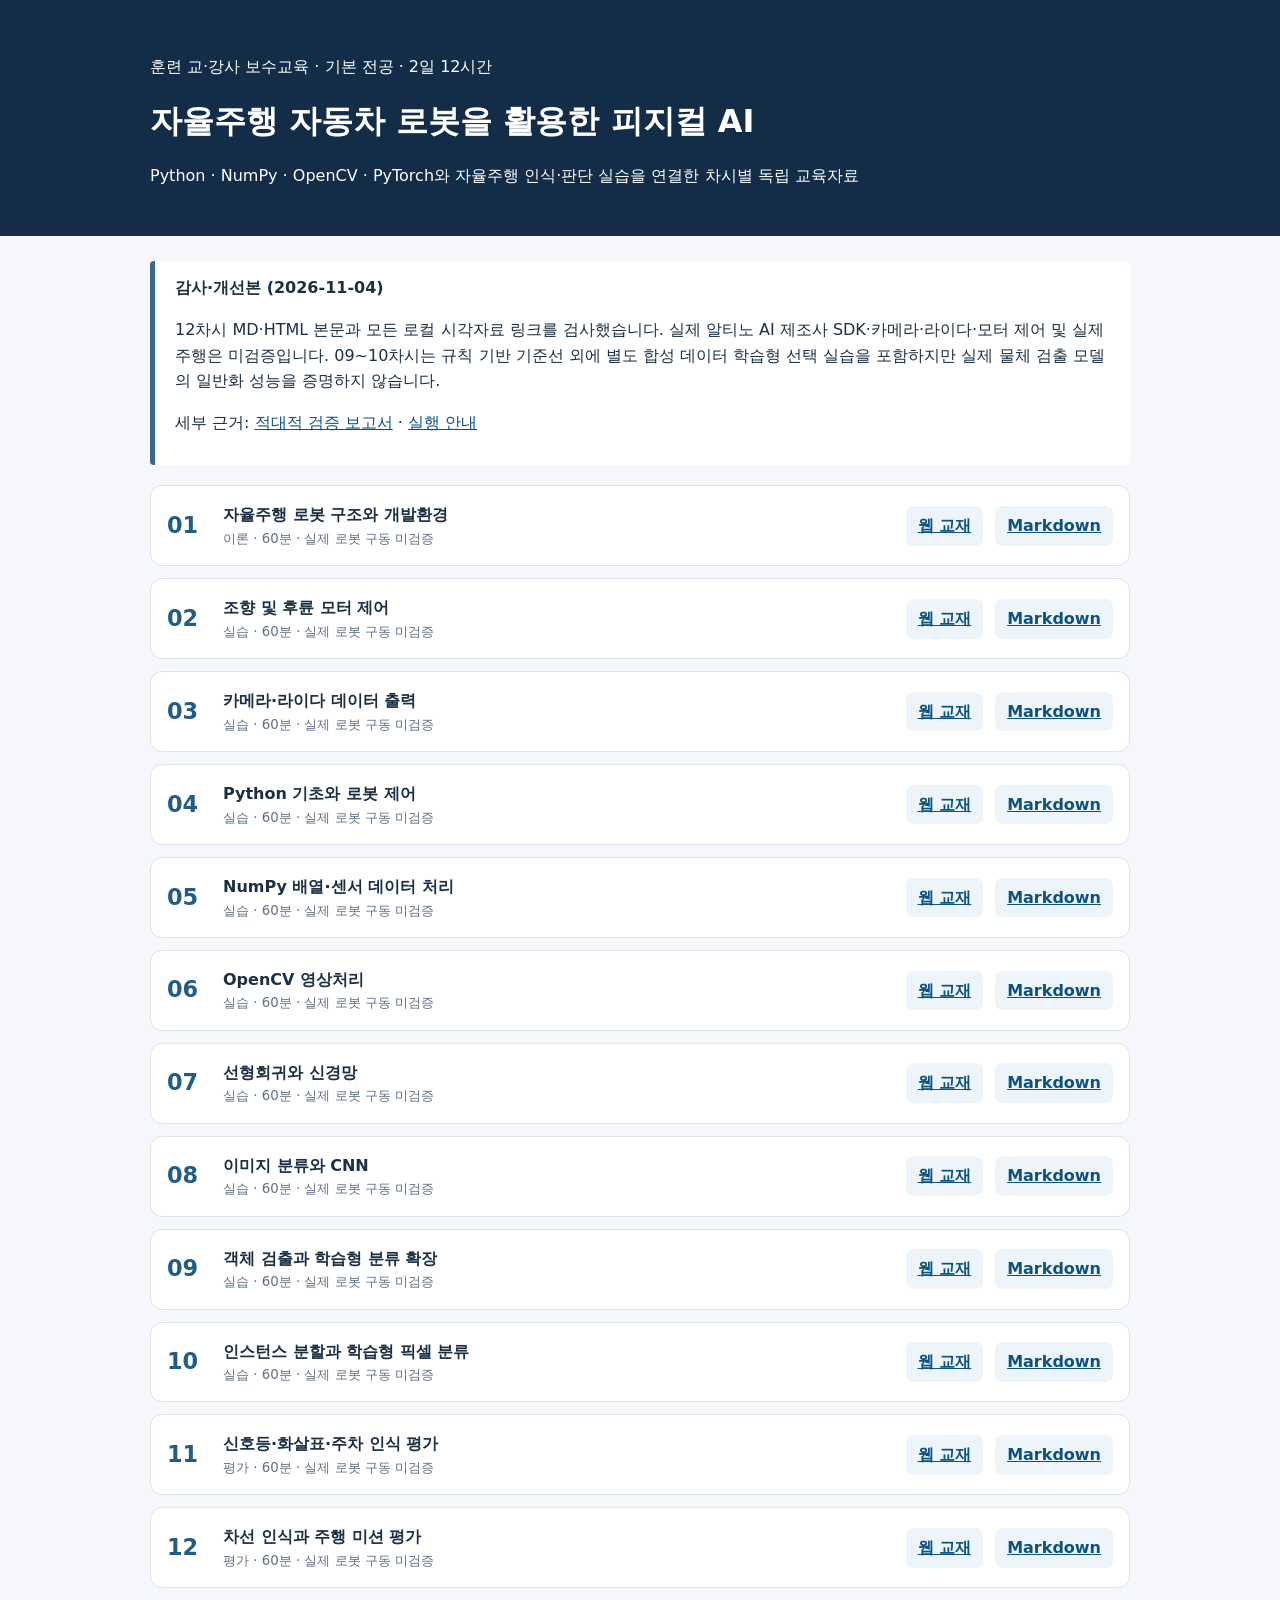
<file: index.html>
<!doctype html><html lang="ko"><head><meta charset="utf-8"><meta name="viewport" content="width=device-width,initial-scale=1"><title>피지컬 AI 12시간 교재 — 교육자료 목차</title><style>
:root{color-scheme:light}body{margin:0;background:#f5f7fb;color:#1b3044;font-family:system-ui,"Noto Sans KR",sans-serif;line-height:1.6}header{background:#132d49;color:white;padding:38px max(20px,calc((100% - 980px)/2)) 32px}h1{margin:.2em 0;font-size:2rem}header p{max-width:780px}main{max-width:980px;margin:25px auto;padding:0 16px 40px}.summary{background:white;border-left:5px solid #37678e;padding:14px 20px;margin:20px 0;border-radius:4px}ol{list-style:none;padding:0;display:grid;gap:12px}li{background:white;border:1px solid #dbe4ed;border-radius:12px;padding:16px;display:flex;gap:18px;align-items:center;flex-wrap:wrap}.idx{font-weight:800;font-size:1.4rem;color:#235d87;min-width:38px}li div:nth-child(2){flex:1;min-width:220px}small{display:block;color:#607185}.links{display:flex;gap:12px}a{color:#0b527f}.links a{display:inline-block;background:#edf5fa;padding:7px 12px;border-radius:7px;font-weight:600}@media print{header{background:white;color:black}.summary{border:1px solid #ddd}li{break-inside:avoid}}
</style></head><body><header><p>훈련 교·강사 보수교육 · 기본 전공 · 2일 12시간</p><h1>자율주행 자동차 로봇을 활용한 피지컬 AI</h1><p>Python · NumPy · OpenCV · PyTorch와 자율주행 인식·판단 실습을 연결한 차시별 독립 교육자료</p></header><main><section class="summary"><strong>감사·개선본 (2026-11-04)</strong><p>12차시 MD·HTML 본문과 모든 로컬 시각자료 링크를 검사했습니다. 실제 알티노 AI 제조사 SDK·카메라·라이다·모터 제어 및 실제 주행은 미검증입니다. 09~10차시는 규칙 기반 기준선 외에 별도 합성 데이터 학습형 선택 실습을 포함하지만 실제 물체 검출 모델의 일반화 성능을 증명하지 않습니다.</p><p>세부 근거: <a href="reports/ADVERSARIAL_AUDIT.md">적대적 검증 보고서</a> · <a href="README.md">실행 안내</a></p></section><ol><li><span class="idx">01</span><div><strong>자율주행 로봇 구조와 개발환경</strong><small>이론 · 60분 · 실제 로봇 구동 미검증</small></div><div class="links"><a href="chapters/ch01.html">웹 교재</a><a href="chapters/ch01.md">Markdown</a></div></li><li><span class="idx">02</span><div><strong>조향 및 후륜 모터 제어</strong><small>실습 · 60분 · 실제 로봇 구동 미검증</small></div><div class="links"><a href="chapters/ch02.html">웹 교재</a><a href="chapters/ch02.md">Markdown</a></div></li><li><span class="idx">03</span><div><strong>카메라·라이다 데이터 출력</strong><small>실습 · 60분 · 실제 로봇 구동 미검증</small></div><div class="links"><a href="chapters/ch03.html">웹 교재</a><a href="chapters/ch03.md">Markdown</a></div></li><li><span class="idx">04</span><div><strong>Python 기초와 로봇 제어</strong><small>실습 · 60분 · 실제 로봇 구동 미검증</small></div><div class="links"><a href="chapters/ch04.html">웹 교재</a><a href="chapters/ch04.md">Markdown</a></div></li><li><span class="idx">05</span><div><strong>NumPy 배열·센서 데이터 처리</strong><small>실습 · 60분 · 실제 로봇 구동 미검증</small></div><div class="links"><a href="chapters/ch05.html">웹 교재</a><a href="chapters/ch05.md">Markdown</a></div></li><li><span class="idx">06</span><div><strong>OpenCV 영상처리</strong><small>실습 · 60분 · 실제 로봇 구동 미검증</small></div><div class="links"><a href="chapters/ch06.html">웹 교재</a><a href="chapters/ch06.md">Markdown</a></div></li><li><span class="idx">07</span><div><strong>선형회귀와 신경망</strong><small>실습 · 60분 · 실제 로봇 구동 미검증</small></div><div class="links"><a href="chapters/ch07.html">웹 교재</a><a href="chapters/ch07.md">Markdown</a></div></li><li><span class="idx">08</span><div><strong>이미지 분류와 CNN</strong><small>실습 · 60분 · 실제 로봇 구동 미검증</small></div><div class="links"><a href="chapters/ch08.html">웹 교재</a><a href="chapters/ch08.md">Markdown</a></div></li><li><span class="idx">09</span><div><strong>객체 검출과 학습형 분류 확장</strong><small>실습 · 60분 · 실제 로봇 구동 미검증</small></div><div class="links"><a href="chapters/ch09.html">웹 교재</a><a href="chapters/ch09.md">Markdown</a></div></li><li><span class="idx">10</span><div><strong>인스턴스 분할과 학습형 픽셀 분류</strong><small>실습 · 60분 · 실제 로봇 구동 미검증</small></div><div class="links"><a href="chapters/ch10.html">웹 교재</a><a href="chapters/ch10.md">Markdown</a></div></li><li><span class="idx">11</span><div><strong>신호등·화살표·주차 인식 평가</strong><small>평가 · 60분 · 실제 로봇 구동 미검증</small></div><div class="links"><a href="chapters/ch11.html">웹 교재</a><a href="chapters/ch11.md">Markdown</a></div></li><li><span class="idx">12</span><div><strong>차선 인식과 주행 미션 평가</strong><small>평가 · 60분 · 실제 로봇 구동 미검증</small></div><div class="links"><a href="chapters/ch12.html">웹 교재</a><a href="chapters/ch12.md">Markdown</a></div></li></ol></main></body></html>
</file>
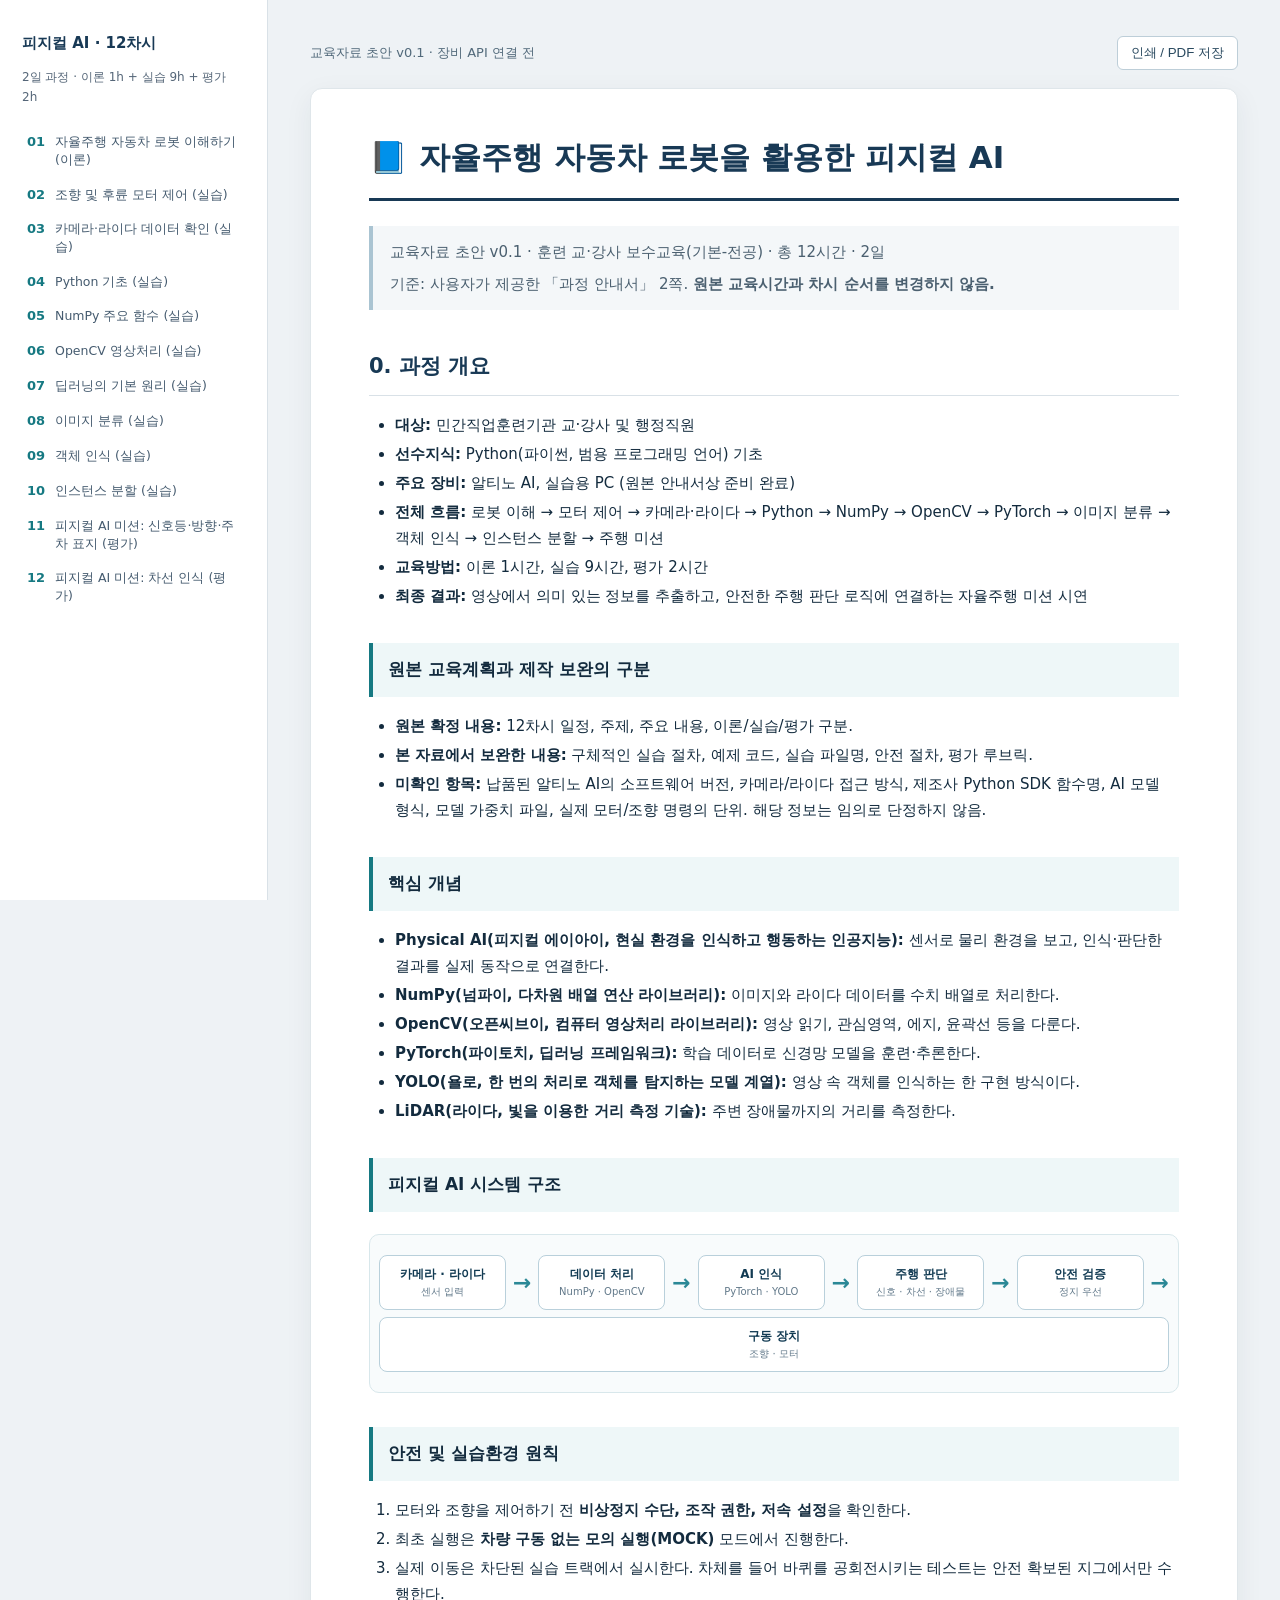
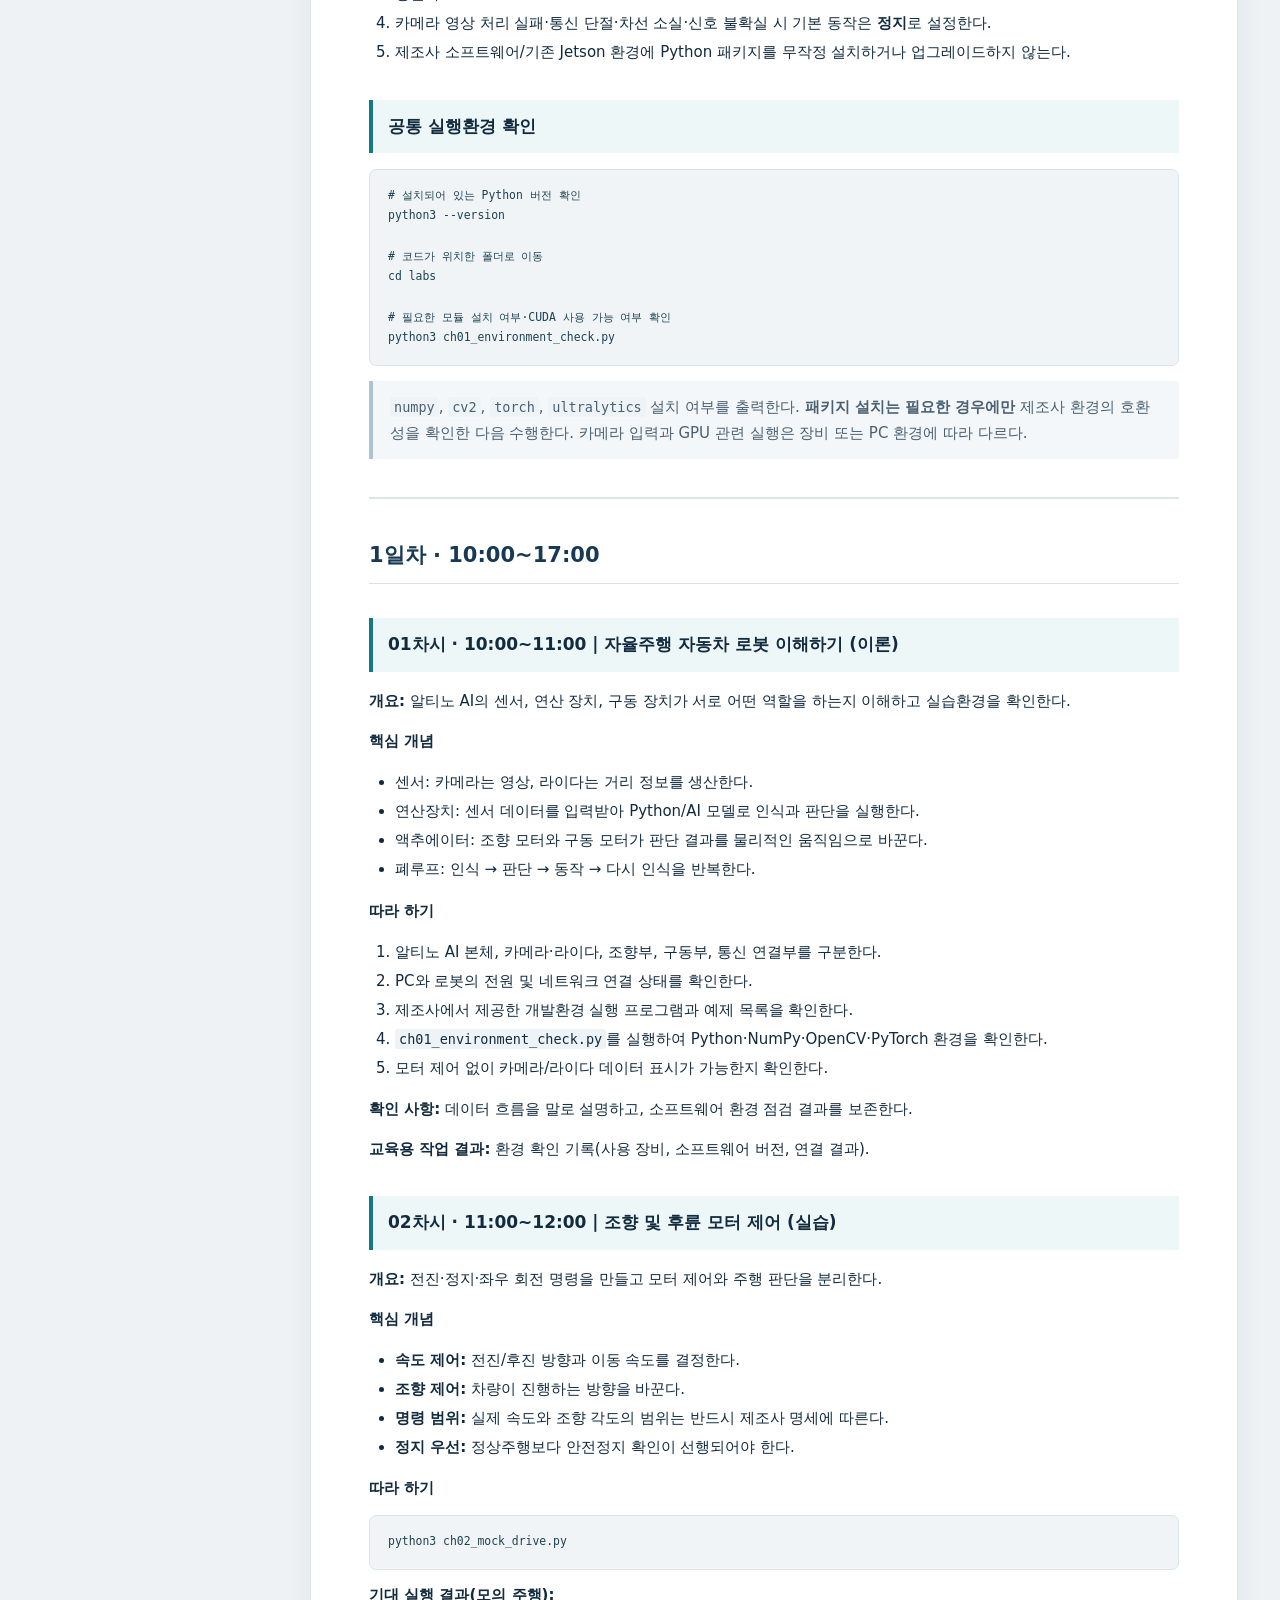
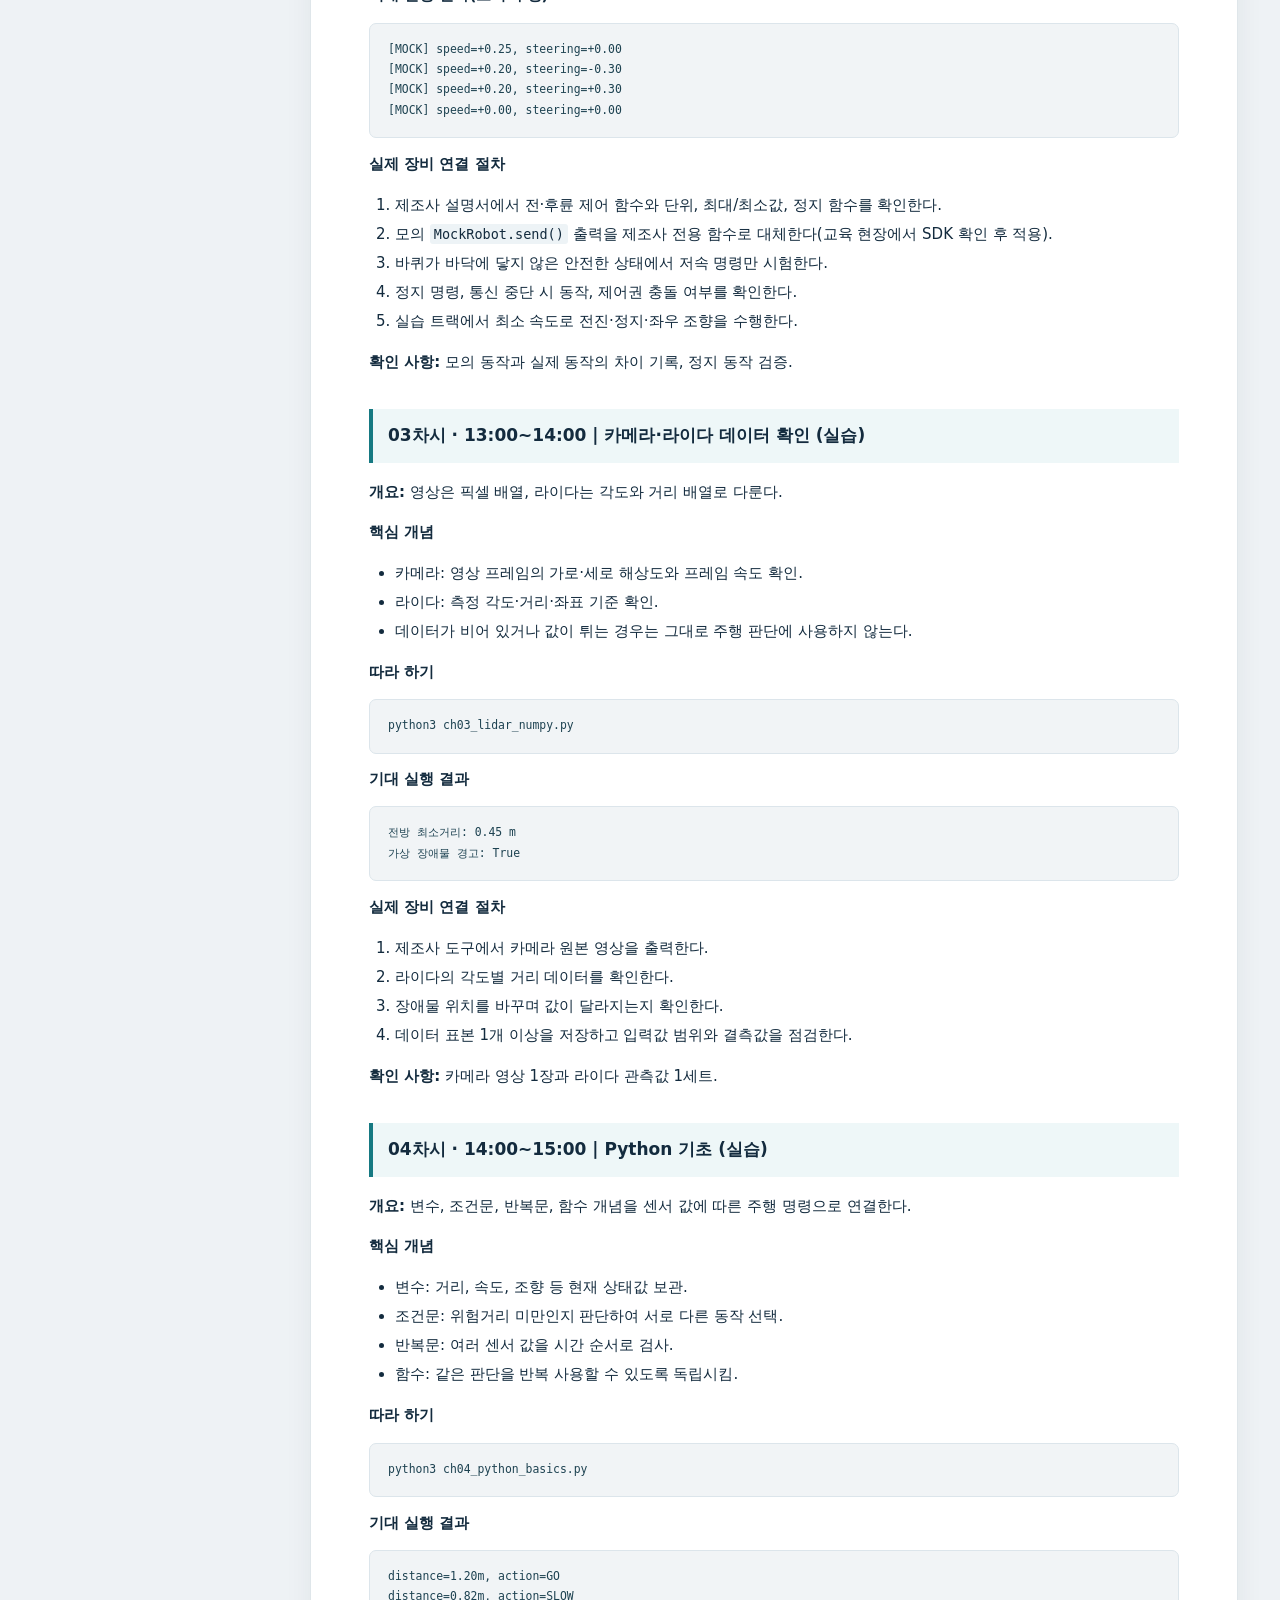
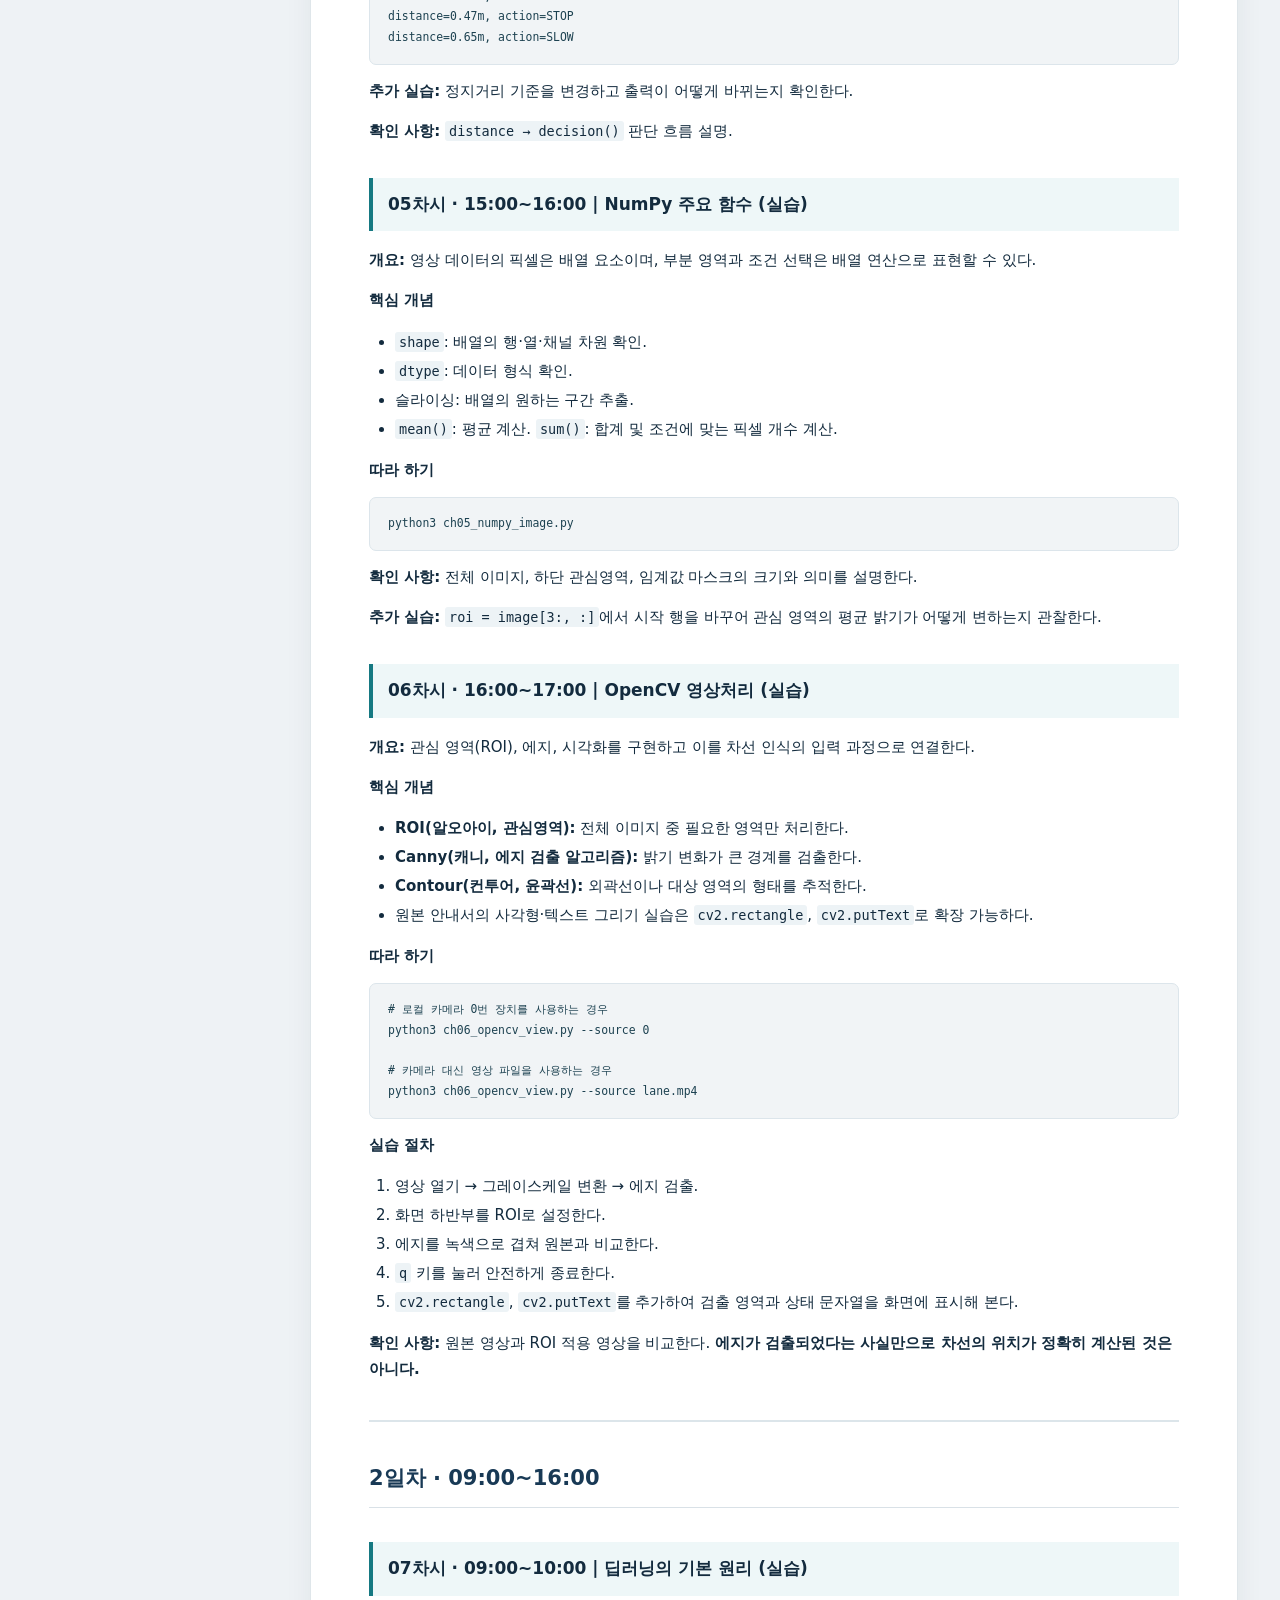
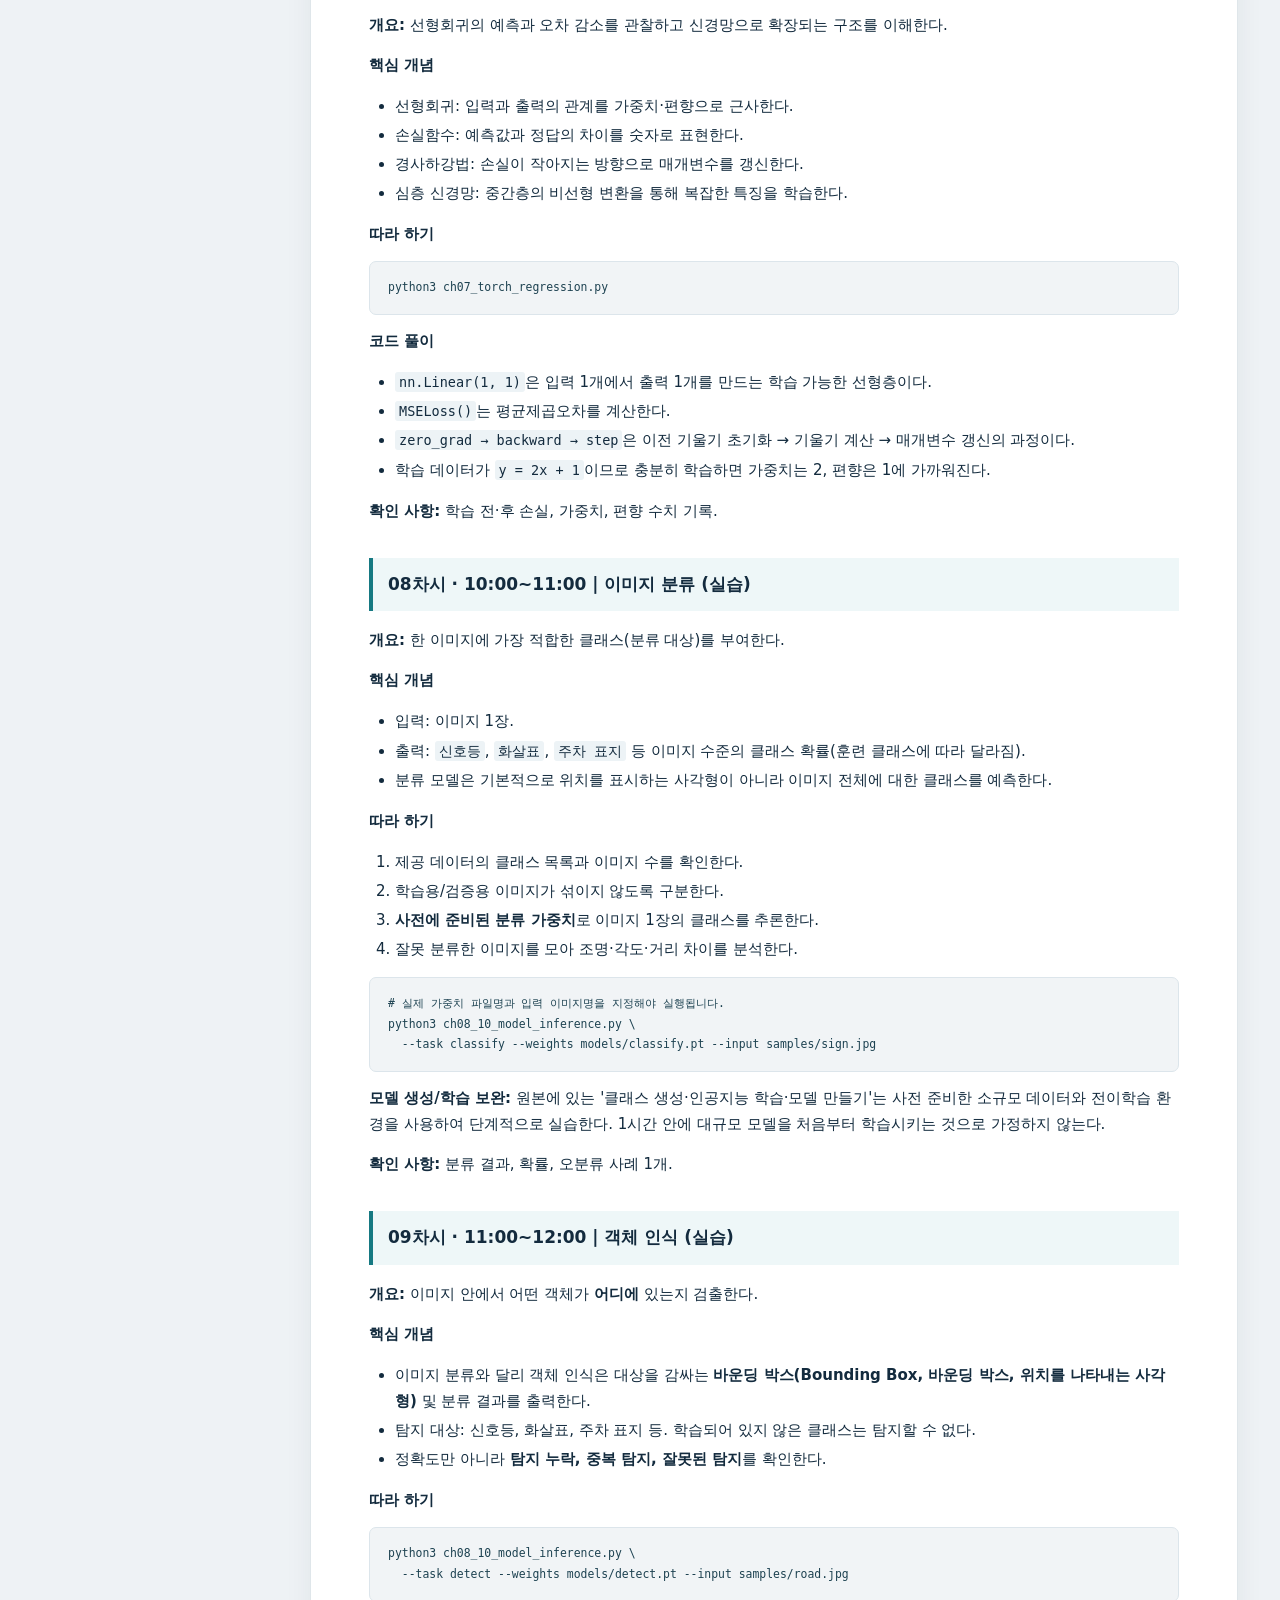
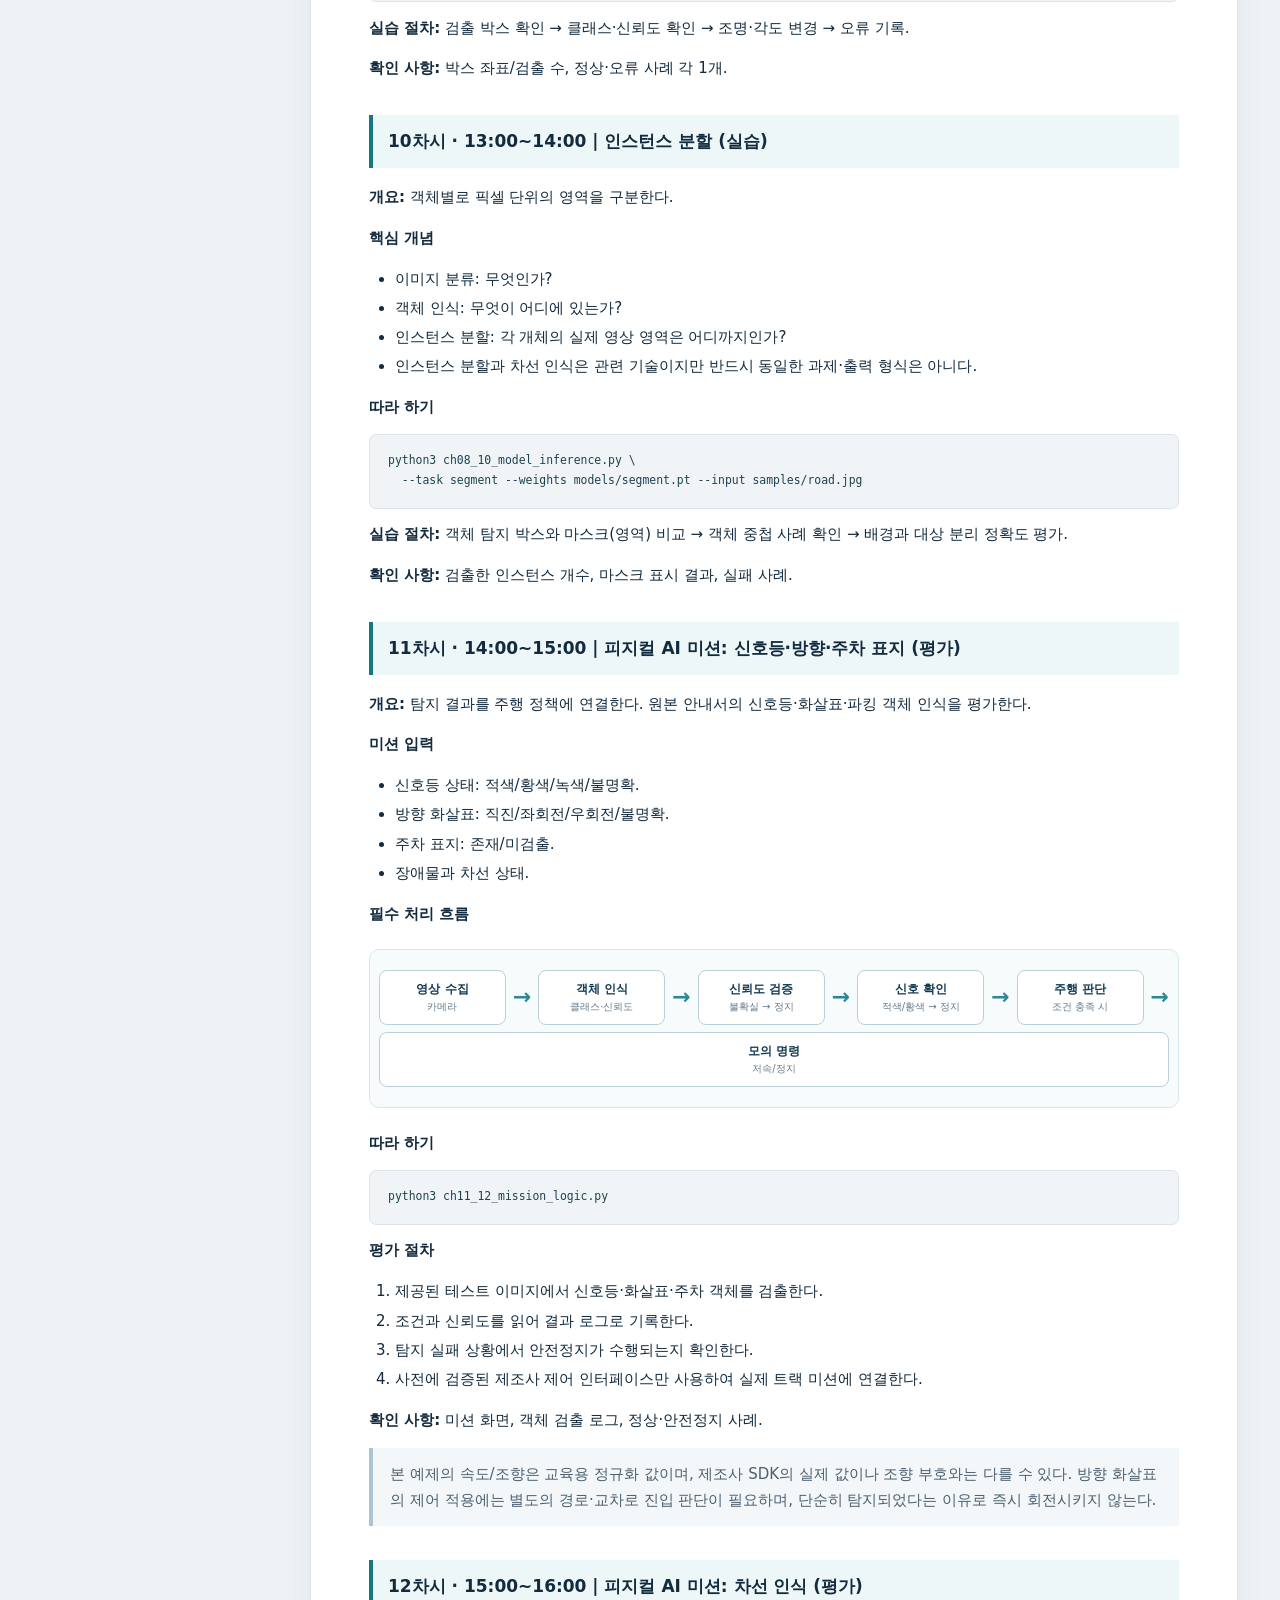
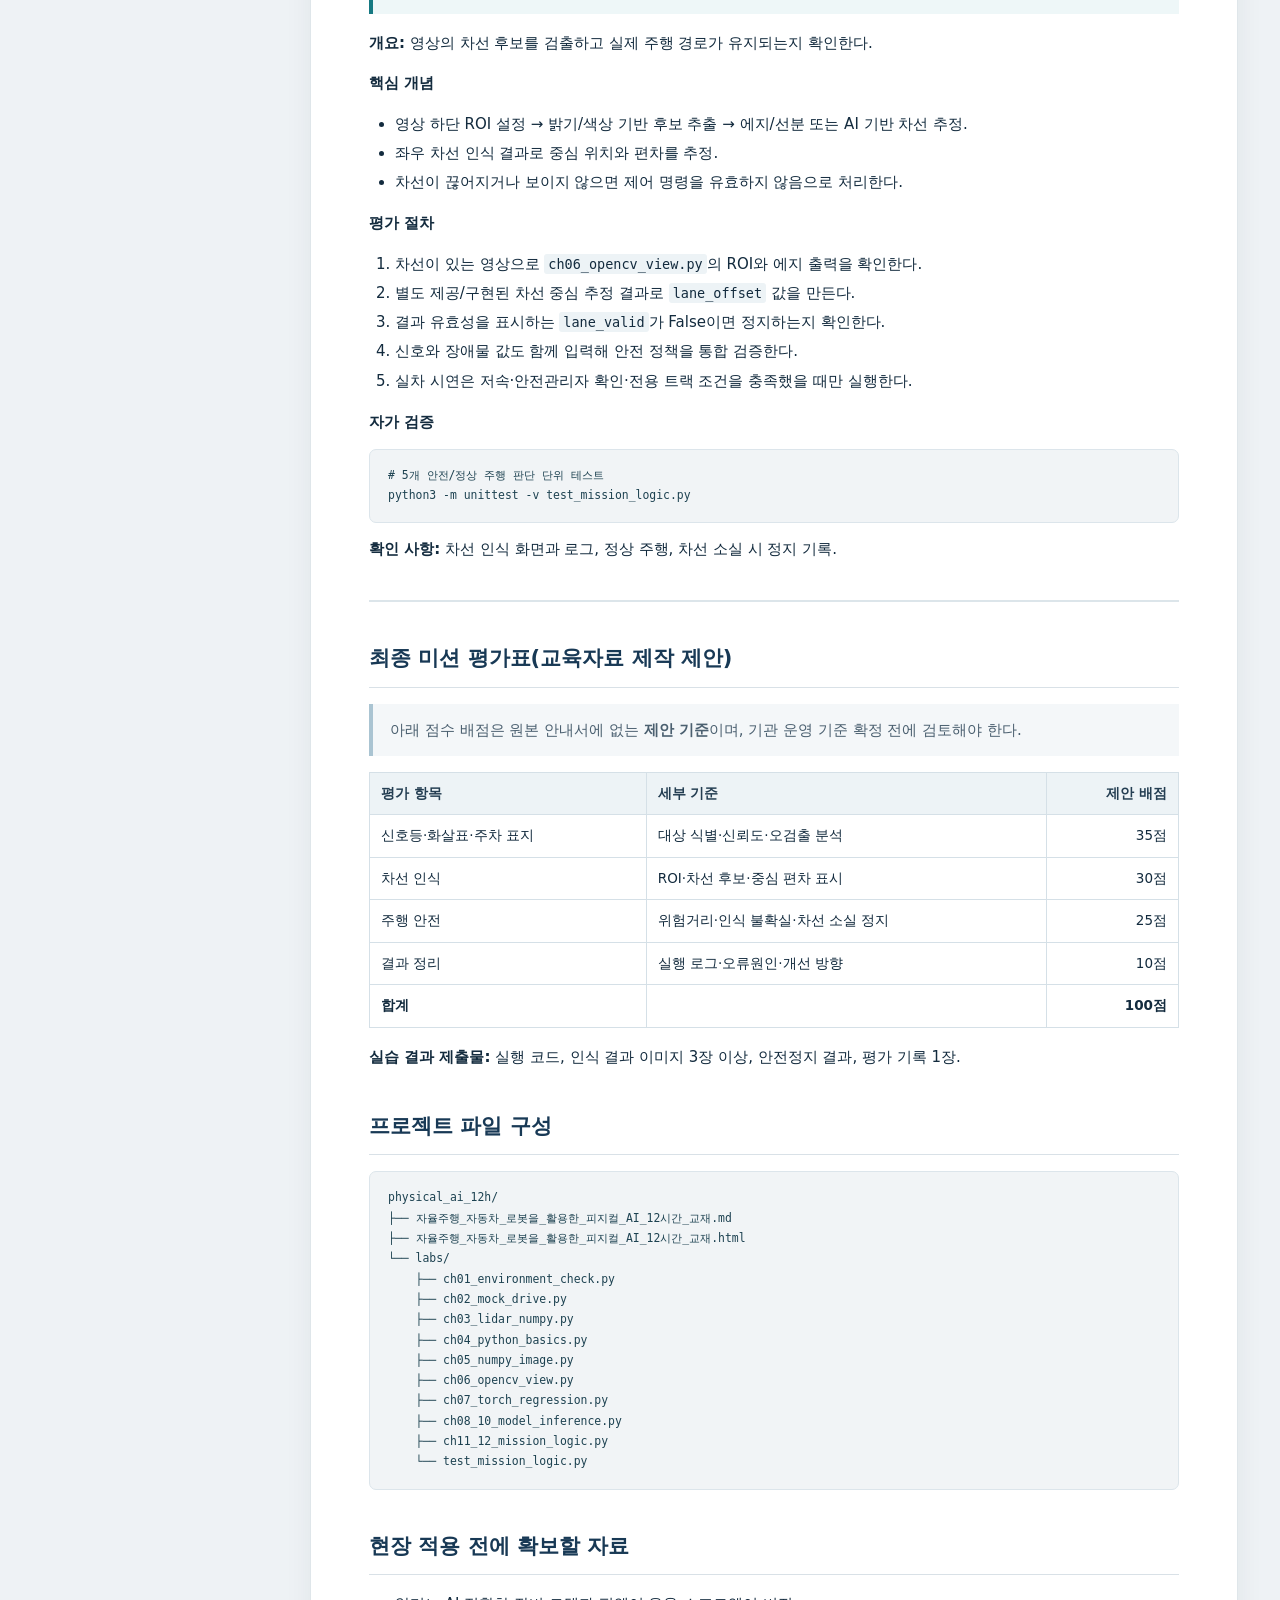
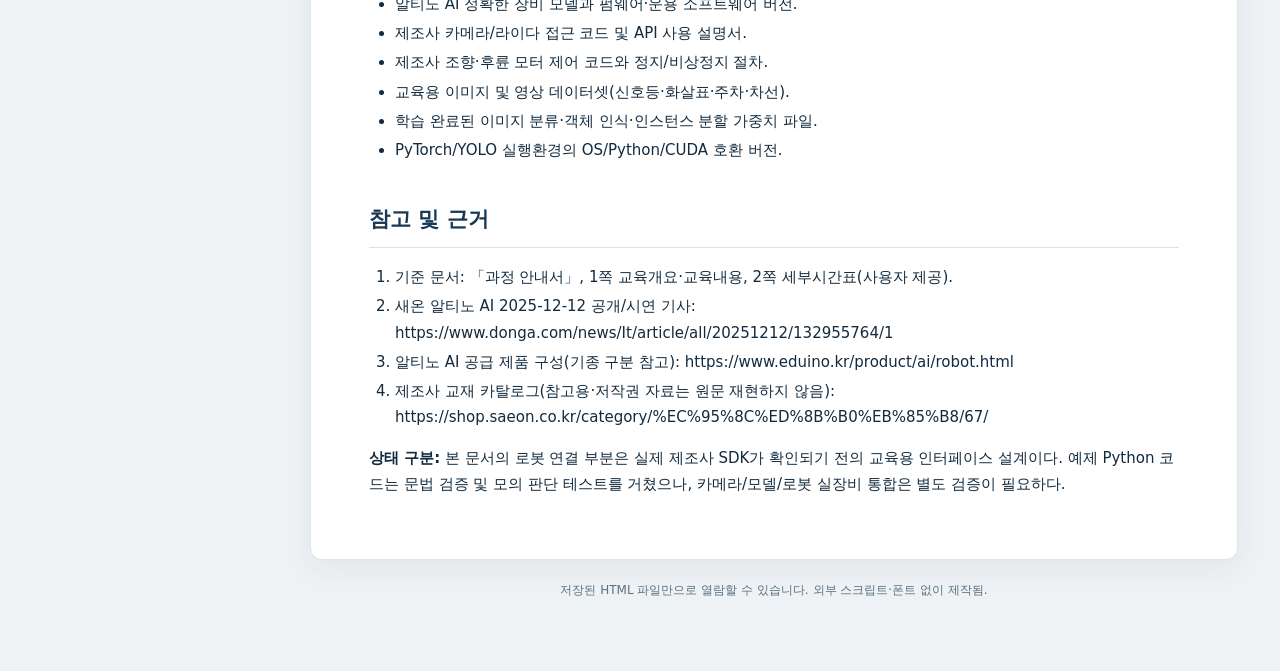
<file: 자율주행_자동차_로봇을_활용한_피지컬_AI_12시간_교재.html>
<!doctype html>
<html lang="ko"><head><meta charset="utf-8"><meta name="viewport" content="width=device-width, initial-scale=1"><meta name="color-scheme" content="light"><title>자율주행 자동차 로봇을 활용한 피지컬 AI · 12시간 실습교재</title><style>
:root{--ink:#132b3e;--muted:#556678;--line:#d9e1e7;--pale:#f3f6f8;--navy:#183955;--teal:#167982}
*{box-sizing:border-box}html{scroll-behavior:smooth}body{margin:0;background:#eef2f5;color:var(--ink);font:15px/1.74 'Noto Sans KR','Apple SD Gothic Neo','Malgun Gothic',system-ui,sans-serif}
.layout{display:grid;grid-template-columns:268px minmax(0,1fr);max-width:1550px;margin:auto;min-height:100vh}
.sidebar{background:#fff;border-right:1px solid var(--line);position:sticky;top:0;height:100vh;overflow:auto;padding:28px 17px}
.sidebar h2{font-size:15px;color:var(--navy);margin:4px 5px 12px;line-height:1.5}.sidebar p{font-size:12px;color:var(--muted);margin:4px 5px 17px}
.sidebar a{display:flex;align-items:flex-start;gap:10px;color:#455b6f;text-decoration:none;border-radius:8px;padding:8px 10px;font-size:12.5px;line-height:1.45}
.sidebar a:hover,.sidebar a:focus{background:#e7f4f5;color:var(--teal)}.sidebar a b{color:var(--teal);font-size:13px}
.main{min-width:0;padding:36px 42px 70px}.paper{background:#fff;max-width:1010px;margin:0 auto;border:1px solid #dfe6ea;box-shadow:0 8px 28px #1a304510;padding:48px 58px;border-radius:12px}
.paper h1{font-size:31px;line-height:1.32;border-bottom:3px solid var(--navy);padding-bottom:20px;margin:0 0 25px;color:var(--navy)}
.paper h2{font-size:21px;border-bottom:1px solid var(--line);padding-bottom:10px;margin:38px 0 16px;color:var(--navy)}
.paper h3{font-size:17px;padding:12px 15px;border-left:4px solid var(--teal);background:#eef7f8;margin:34px 0 16px;scroll-margin-top:20px}
.paper h4{font-size:15px;margin:20px 0 9px}.paper p{margin:10px 0 14px}.paper li{margin:3px 0}.paper ul,.paper ol{padding-left:26px}
.paper blockquote{margin:15px 0;padding:7px 17px;border-left:4px solid #aac4d2;background:#f4f7f9;color:#4b6070}
.paper blockquote p{margin:6px 0}.paper table{width:100%;border-collapse:collapse;margin:16px 0;table-layout:auto;font-size:13.5px}
.paper th{background:#edf3f6;color:#243e52}.paper th,.paper td{text-align:left;padding:9px 11px;border:1px solid #d5e0e7}
.paper pre{white-space:pre;overflow-x:auto;line-height:1.6;border-radius:7px;background:#f1f4f6;border:1px solid #dce5eb;padding:16px 18px;font-size:12.7px;color:#1d4251}
.paper code{font-family:'DejaVu Sans Mono','D2Coding',Consolas,monospace;font-size:.9em}
.paper :not(pre)>code{background:#edf3f6;padding:2px 4px;border-radius:3px;overflow-wrap:anywhere}
.paper hr{border:0;border-top:2px solid #dce5ea;margin:38px 0}
.paper a{color:#14717d;overflow-wrap:anywhere}.diagram{display:flex;align-items:stretch;justify-content:center;flex-wrap:wrap;gap:7px;border:1px solid #d8e7eb;border-radius:10px;background:#f8fbfc;padding:20px 9px;margin:22px 0}
.diagram-node{background:#fff;border:1px solid #b9d0db;border-radius:8px;text-align:center;min-width:110px;padding:9px 8px;flex:1 1 110px}
.diagram-node strong,.diagram-node small{display:block;line-height:1.6}.diagram-node strong{font-size:12px;color:#123b53}.diagram-node small{font-size:10px;color:#62798a}
.diagram-arrow{align-self:center;font-size:22px;color:#2b8896;font-weight:bold}.toolbar{display:flex;gap:8px;margin:0 auto 18px;max-width:1010px;align-items:center;justify-content:space-between;color:#526a7b;font-size:13px}
.toolbar button{appearance:none;background:#fff;border:1px solid #bdced8;border-radius:6px;padding:7px 13px;color:#29495f;cursor:pointer}.toolbar button:hover{background:#e7f2f5}
.footer{text-align:center;font-size:12px;color:#5b7180;margin-top:20px}
@media(max-width:1050px){.layout{grid-template-columns:1fr}.sidebar{height:auto;position:relative;display:none}.main{padding:18px}.paper{padding:30px 24px}.paper h1{font-size:25px}.diagram-node{min-width:115px}}
@media print{body{background:white;color:#111;font-size:10.5pt}.layout{display:block}.sidebar,.toolbar,.footer{display:none}.main{padding:0}.paper{max-width:none;border:0;box-shadow:none;padding:0}.paper h3{break-after:avoid}.paper pre,.paper table{break-inside:avoid}.paper h2{break-before:auto}.diagram{break-inside:avoid}.paper a{color:#111}}
</style></head>
<body><div class="layout"><aside class="sidebar"><h2>피지컬 AI · 12차시</h2><p>2일 과정 · 이론 1h + 실습 9h + 평가 2h</p><nav><a href="#lesson-01"><b>01</b><span>자율주행 자동차 로봇 이해하기 (이론)</span></a>
<a href="#lesson-02"><b>02</b><span>조향 및 후륜 모터 제어 (실습)</span></a>
<a href="#lesson-03"><b>03</b><span>카메라·라이다 데이터 확인 (실습)</span></a>
<a href="#lesson-04"><b>04</b><span>Python 기초 (실습)</span></a>
<a href="#lesson-05"><b>05</b><span>NumPy 주요 함수 (실습)</span></a>
<a href="#lesson-06"><b>06</b><span>OpenCV 영상처리 (실습)</span></a>
<a href="#lesson-07"><b>07</b><span>딥러닝의 기본 원리 (실습)</span></a>
<a href="#lesson-08"><b>08</b><span>이미지 분류 (실습)</span></a>
<a href="#lesson-09"><b>09</b><span>객체 인식 (실습)</span></a>
<a href="#lesson-10"><b>10</b><span>인스턴스 분할 (실습)</span></a>
<a href="#lesson-11"><b>11</b><span>피지컬 AI 미션: 신호등·방향·주차 표지 (평가)</span></a>
<a href="#lesson-12"><b>12</b><span>피지컬 AI 미션: 차선 인식 (평가)</span></a></nav></aside>
<main class="main"><div class="toolbar"><span>교육자료 초안 v0.1 · 장비 API 연결 전</span><button onclick="window.print()">인쇄 / PDF 저장</button></div><article class="paper"><h1>📘 자율주행 자동차 로봇을 활용한 피지컬 AI</h1>
<blockquote>
<p>교육자료 초안 v0.1 · 훈련 교·강사 보수교육(기본-전공) · 총 12시간 · 2일</p>
<p>기준: 사용자가 제공한 「과정 안내서」 2쪽. <strong>원본 교육시간과 차시 순서를 변경하지 않음.</strong></p>
</blockquote>
<h2>0. 과정 개요</h2>
<ul>
<li><strong>대상:</strong> 민간직업훈련기관 교·강사 및 행정직원</li>
<li><strong>선수지식:</strong> Python(파이썬, 범용 프로그래밍 언어) 기초</li>
<li><strong>주요 장비:</strong> 알티노 AI, 실습용 PC (원본 안내서상 준비 완료)</li>
<li><strong>전체 흐름:</strong> 로봇 이해 → 모터 제어 → 카메라·라이다 → Python → NumPy → OpenCV → PyTorch → 이미지 분류 → 객체 인식 → 인스턴스 분할 → 주행 미션</li>
<li><strong>교육방법:</strong> 이론 1시간, 실습 9시간, 평가 2시간</li>
<li><strong>최종 결과:</strong> 영상에서 의미 있는 정보를 추출하고, 안전한 주행 판단 로직에 연결하는 자율주행 미션 시연</li>
</ul>
<h3>원본 교육계획과 제작 보완의 구분</h3>
<ul>
<li><strong>원본 확정 내용:</strong> 12차시 일정, 주제, 주요 내용, 이론/실습/평가 구분.</li>
<li><strong>본 자료에서 보완한 내용:</strong> 구체적인 실습 절차, 예제 코드, 실습 파일명, 안전 절차, 평가 루브릭.</li>
<li><strong>미확인 항목:</strong> 납품된 알티노 AI의 소프트웨어 버전, 카메라/라이다 접근 방식, 제조사 Python SDK 함수명, AI 모델 형식, 모델 가중치 파일, 실제 모터/조향 명령의 단위. 해당 정보는 임의로 단정하지 않음.</li>
</ul>
<h3>핵심 개념</h3>
<ul>
<li><strong>Physical AI(피지컬 에이아이, 현실 환경을 인식하고 행동하는 인공지능):</strong> 센서로 물리 환경을 보고, 인식·판단한 결과를 실제 동작으로 연결한다.</li>
<li><strong>NumPy(넘파이, 다차원 배열 연산 라이브러리):</strong> 이미지와 라이다 데이터를 수치 배열로 처리한다.</li>
<li><strong>OpenCV(오픈씨브이, 컴퓨터 영상처리 라이브러리):</strong> 영상 읽기, 관심영역, 에지, 윤곽선 등을 다룬다.</li>
<li><strong>PyTorch(파이토치, 딥러닝 프레임워크):</strong> 학습 데이터로 신경망 모델을 훈련·추론한다.</li>
<li><strong>YOLO(욜로, 한 번의 처리로 객체를 탐지하는 모델 계열):</strong> 영상 속 객체를 인식하는 한 구현 방식이다.</li>
<li><strong>LiDAR(라이다, 빛을 이용한 거리 측정 기술):</strong> 주변 장애물까지의 거리를 측정한다.</li>
</ul>
<h3>피지컬 AI 시스템 구조</h3>
<div aria-label="피지컬 AI 데이터 흐름도" class="diagram" role="img"><div class="diagram-node"><strong>카메라 · 라이다</strong><small>센서 입력</small></div><span aria-hidden="true" class="diagram-arrow">→</span><div class="diagram-node"><strong>데이터 처리</strong><small>NumPy · OpenCV</small></div><span aria-hidden="true" class="diagram-arrow">→</span><div class="diagram-node"><strong>AI 인식</strong><small>PyTorch · YOLO</small></div><span aria-hidden="true" class="diagram-arrow">→</span><div class="diagram-node"><strong>주행 판단</strong><small>신호 · 차선 · 장애물</small></div><span aria-hidden="true" class="diagram-arrow">→</span><div class="diagram-node"><strong>안전 검증</strong><small>정지 우선</small></div><span aria-hidden="true" class="diagram-arrow">→</span><div class="diagram-node"><strong>구동 장치</strong><small>조향 · 모터</small></div></div>
<h3>안전 및 실습환경 원칙</h3>
<ol>
<li>모터와 조향을 제어하기 전 <strong>비상정지 수단, 조작 권한, 저속 설정</strong>을 확인한다.</li>
<li>최초 실행은 <strong>차량 구동 없는 모의 실행(MOCK)</strong> 모드에서 진행한다.</li>
<li>실제 이동은 차단된 실습 트랙에서 실시한다. 차체를 들어 바퀴를 공회전시키는 테스트는 안전 확보된 지그에서만 수행한다.</li>
<li>카메라 영상 처리 실패·통신 단절·차선 소실·신호 불확실 시 기본 동작은 <strong>정지</strong>로 설정한다.</li>
<li>제조사 소프트웨어/기존 Jetson 환경에 Python 패키지를 무작정 설치하거나 업그레이드하지 않는다.</li>
</ol>
<h3>공통 실행환경 확인</h3>
<pre><code class="language-bash"># 설치되어 있는 Python 버전 확인
python3 --version

# 코드가 위치한 폴더로 이동
cd labs

# 필요한 모듈 설치 여부·CUDA 사용 가능 여부 확인
python3 ch01_environment_check.py
</code></pre>
<blockquote>
<p><code>numpy</code>, <code>cv2</code>, <code>torch</code>, <code>ultralytics</code> 설치 여부를 출력한다. <strong>패키지 설치는 필요한 경우에만</strong> 제조사 환경의 호환성을 확인한 다음 수행한다. 카메라 입력과 GPU 관련 실행은 장비 또는 PC 환경에 따라 다르다.</p>
</blockquote>
<hr/>
<h2 id="day-1">1일차 · 10:00~17:00</h2>
<h3 id="lesson-01">01차시 · 10:00~11:00 | 자율주행 자동차 로봇 이해하기 (이론)</h3>
<p><strong>개요:</strong> 알티노 AI의 센서, 연산 장치, 구동 장치가 서로 어떤 역할을 하는지 이해하고 실습환경을 확인한다.</p>
<p><strong>핵심 개념</strong></p>
<ul>
<li>센서: 카메라는 영상, 라이다는 거리 정보를 생산한다.</li>
<li>연산장치: 센서 데이터를 입력받아 Python/AI 모델로 인식과 판단을 실행한다.</li>
<li>액추에이터: 조향 모터와 구동 모터가 판단 결과를 물리적인 움직임으로 바꾼다.</li>
<li>폐루프: 인식 → 판단 → 동작 → 다시 인식을 반복한다.</li>
</ul>
<p><strong>따라 하기</strong></p>
<ol>
<li>알티노 AI 본체, 카메라·라이다, 조향부, 구동부, 통신 연결부를 구분한다.</li>
<li>PC와 로봇의 전원 및 네트워크 연결 상태를 확인한다.</li>
<li>제조사에서 제공한 개발환경 실행 프로그램과 예제 목록을 확인한다.</li>
<li><code>ch01_environment_check.py</code>를 실행하여 Python·NumPy·OpenCV·PyTorch 환경을 확인한다.</li>
<li>모터 제어 없이 카메라/라이다 데이터 표시가 가능한지 확인한다.</li>
</ol>
<p><strong>확인 사항:</strong> 데이터 흐름을 말로 설명하고, 소프트웨어 환경 점검 결과를 보존한다.</p>
<p><strong>교육용 작업 결과:</strong> 환경 확인 기록(사용 장비, 소프트웨어 버전, 연결 결과).</p>
<h3 id="lesson-02">02차시 · 11:00~12:00 | 조향 및 후륜 모터 제어 (실습)</h3>
<p><strong>개요:</strong> 전진·정지·좌우 회전 명령을 만들고 모터 제어와 주행 판단을 분리한다.</p>
<p><strong>핵심 개념</strong></p>
<ul>
<li><strong>속도 제어:</strong> 전진/후진 방향과 이동 속도를 결정한다.</li>
<li><strong>조향 제어:</strong> 차량이 진행하는 방향을 바꾼다.</li>
<li><strong>명령 범위:</strong> 실제 속도와 조향 각도의 범위는 반드시 제조사 명세에 따른다.</li>
<li><strong>정지 우선:</strong> 정상주행보다 안전정지 확인이 선행되어야 한다.</li>
</ul>
<p><strong>따라 하기</strong></p>
<pre><code class="language-bash">python3 ch02_mock_drive.py
</code></pre>
<p><strong>기대 실행 결과(모의 주행):</strong></p>
<pre><code class="language-text">[MOCK] speed=+0.25, steering=+0.00
[MOCK] speed=+0.20, steering=-0.30
[MOCK] speed=+0.20, steering=+0.30
[MOCK] speed=+0.00, steering=+0.00
</code></pre>
<p><strong>실제 장비 연결 절차</strong></p>
<ol>
<li>제조사 설명서에서 전·후륜 제어 함수와 단위, 최대/최소값, 정지 함수를 확인한다.</li>
<li>모의 <code>MockRobot.send()</code> 출력을 제조사 전용 함수로 대체한다(교육 현장에서 SDK 확인 후 적용).</li>
<li>바퀴가 바닥에 닿지 않은 안전한 상태에서 저속 명령만 시험한다.</li>
<li>정지 명령, 통신 중단 시 동작, 제어권 충돌 여부를 확인한다.</li>
<li>실습 트랙에서 최소 속도로 전진·정지·좌우 조향을 수행한다.</li>
</ol>
<p><strong>확인 사항:</strong> 모의 동작과 실제 동작의 차이 기록, 정지 동작 검증.</p>
<h3 id="lesson-03">03차시 · 13:00~14:00 | 카메라·라이다 데이터 확인 (실습)</h3>
<p><strong>개요:</strong> 영상은 픽셀 배열, 라이다는 각도와 거리 배열로 다룬다.</p>
<p><strong>핵심 개념</strong></p>
<ul>
<li>카메라: 영상 프레임의 가로·세로 해상도와 프레임 속도 확인.</li>
<li>라이다: 측정 각도·거리·좌표 기준 확인.</li>
<li>데이터가 비어 있거나 값이 튀는 경우는 그대로 주행 판단에 사용하지 않는다.</li>
</ul>
<p><strong>따라 하기</strong></p>
<pre><code class="language-bash">python3 ch03_lidar_numpy.py
</code></pre>
<p><strong>기대 실행 결과</strong></p>
<pre><code class="language-text">전방 최소거리: 0.45 m
가상 장애물 경고: True
</code></pre>
<p><strong>실제 장비 연결 절차</strong></p>
<ol>
<li>제조사 도구에서 카메라 원본 영상을 출력한다.</li>
<li>라이다의 각도별 거리 데이터를 확인한다.</li>
<li>장애물 위치를 바꾸며 값이 달라지는지 확인한다.</li>
<li>데이터 표본 1개 이상을 저장하고 입력값 범위와 결측값을 점검한다.</li>
</ol>
<p><strong>확인 사항:</strong> 카메라 영상 1장과 라이다 관측값 1세트.</p>
<h3 id="lesson-04">04차시 · 14:00~15:00 | Python 기초 (실습)</h3>
<p><strong>개요:</strong> 변수, 조건문, 반복문, 함수 개념을 센서 값에 따른 주행 명령으로 연결한다.</p>
<p><strong>핵심 개념</strong></p>
<ul>
<li>변수: 거리, 속도, 조향 등 현재 상태값 보관.</li>
<li>조건문: 위험거리 미만인지 판단하여 서로 다른 동작 선택.</li>
<li>반복문: 여러 센서 값을 시간 순서로 검사.</li>
<li>함수: 같은 판단을 반복 사용할 수 있도록 독립시킴.</li>
</ul>
<p><strong>따라 하기</strong></p>
<pre><code class="language-bash">python3 ch04_python_basics.py
</code></pre>
<p><strong>기대 실행 결과</strong></p>
<pre><code class="language-text">distance=1.20m, action=GO
distance=0.82m, action=SLOW
distance=0.47m, action=STOP
distance=0.65m, action=SLOW
</code></pre>
<p><strong>추가 실습:</strong> 정지거리 기준을 변경하고 출력이 어떻게 바뀌는지 확인한다.</p>
<p><strong>확인 사항:</strong> <code>distance → decision()</code> 판단 흐름 설명.</p>
<h3 id="lesson-05">05차시 · 15:00~16:00 | NumPy 주요 함수 (실습)</h3>
<p><strong>개요:</strong> 영상 데이터의 픽셀은 배열 요소이며, 부분 영역과 조건 선택은 배열 연산으로 표현할 수 있다.</p>
<p><strong>핵심 개념</strong></p>
<ul>
<li><code>shape</code>: 배열의 행·열·채널 차원 확인.</li>
<li><code>dtype</code>: 데이터 형식 확인.</li>
<li>슬라이싱: 배열의 원하는 구간 추출.</li>
<li><code>mean()</code>: 평균 계산. <code>sum()</code>: 합계 및 조건에 맞는 픽셀 개수 계산.</li>
</ul>
<p><strong>따라 하기</strong></p>
<pre><code class="language-bash">python3 ch05_numpy_image.py
</code></pre>
<p><strong>확인 사항:</strong> 전체 이미지, 하단 관심영역, 임계값 마스크의 크기와 의미를 설명한다.</p>
<p><strong>추가 실습:</strong> <code>roi = image[3:, :]</code>에서 시작 행을 바꾸어 관심 영역의 평균 밝기가 어떻게 변하는지 관찰한다.</p>
<h3 id="lesson-06">06차시 · 16:00~17:00 | OpenCV 영상처리 (실습)</h3>
<p><strong>개요:</strong> 관심 영역(ROI), 에지, 시각화를 구현하고 이를 차선 인식의 입력 과정으로 연결한다.</p>
<p><strong>핵심 개념</strong></p>
<ul>
<li><strong>ROI(알오아이, 관심영역):</strong> 전체 이미지 중 필요한 영역만 처리한다.</li>
<li><strong>Canny(캐니, 에지 검출 알고리즘):</strong> 밝기 변화가 큰 경계를 검출한다.</li>
<li><strong>Contour(컨투어, 윤곽선):</strong> 외곽선이나 대상 영역의 형태를 추적한다.</li>
<li>원본 안내서의 사각형·텍스트 그리기 실습은 <code>cv2.rectangle</code>, <code>cv2.putText</code>로 확장 가능하다.</li>
</ul>
<p><strong>따라 하기</strong></p>
<pre><code class="language-bash"># 로컬 카메라 0번 장치를 사용하는 경우
python3 ch06_opencv_view.py --source 0

# 카메라 대신 영상 파일을 사용하는 경우
python3 ch06_opencv_view.py --source lane.mp4
</code></pre>
<p><strong>실습 절차</strong></p>
<ol>
<li>영상 열기 → 그레이스케일 변환 → 에지 검출.</li>
<li>화면 하반부를 ROI로 설정한다.</li>
<li>에지를 녹색으로 겹쳐 원본과 비교한다.</li>
<li><code>q</code> 키를 눌러 안전하게 종료한다.</li>
<li><code>cv2.rectangle</code>, <code>cv2.putText</code>를 추가하여 검출 영역과 상태 문자열을 화면에 표시해 본다.</li>
</ol>
<p><strong>확인 사항:</strong> 원본 영상과 ROI 적용 영상을 비교한다. <strong>에지가 검출되었다는 사실만으로 차선의 위치가 정확히 계산된 것은 아니다.</strong></p>
<hr/>
<h2 id="day-2">2일차 · 09:00~16:00</h2>
<h3 id="lesson-07">07차시 · 09:00~10:00 | 딥러닝의 기본 원리 (실습)</h3>
<p><strong>개요:</strong> 선형회귀의 예측과 오차 감소를 관찰하고 신경망으로 확장되는 구조를 이해한다.</p>
<p><strong>핵심 개념</strong></p>
<ul>
<li>선형회귀: 입력과 출력의 관계를 가중치·편향으로 근사한다.</li>
<li>손실함수: 예측값과 정답의 차이를 숫자로 표현한다.</li>
<li>경사하강법: 손실이 작아지는 방향으로 매개변수를 갱신한다.</li>
<li>심층 신경망: 중간층의 비선형 변환을 통해 복잡한 특징을 학습한다.</li>
</ul>
<p><strong>따라 하기</strong></p>
<pre><code class="language-bash">python3 ch07_torch_regression.py
</code></pre>
<p><strong>코드 풀이</strong></p>
<ul>
<li><code>nn.Linear(1, 1)</code>은 입력 1개에서 출력 1개를 만드는 학습 가능한 선형층이다.</li>
<li><code>MSELoss()</code>는 평균제곱오차를 계산한다.</li>
<li><code>zero_grad → backward → step</code>은 이전 기울기 초기화 → 기울기 계산 → 매개변수 갱신의 과정이다.</li>
<li>학습 데이터가 <code>y = 2x + 1</code>이므로 충분히 학습하면 가중치는 2, 편향은 1에 가까워진다.</li>
</ul>
<p><strong>확인 사항:</strong> 학습 전·후 손실, 가중치, 편향 수치 기록.</p>
<h3 id="lesson-08">08차시 · 10:00~11:00 | 이미지 분류 (실습)</h3>
<p><strong>개요:</strong> 한 이미지에 가장 적합한 클래스(분류 대상)를 부여한다.</p>
<p><strong>핵심 개념</strong></p>
<ul>
<li>입력: 이미지 1장.</li>
<li>출력: <code>신호등</code>, <code>화살표</code>, <code>주차 표지</code> 등 이미지 수준의 클래스 확률(훈련 클래스에 따라 달라짐).</li>
<li>분류 모델은 기본적으로 위치를 표시하는 사각형이 아니라 이미지 전체에 대한 클래스를 예측한다.</li>
</ul>
<p><strong>따라 하기</strong></p>
<ol>
<li>제공 데이터의 클래스 목록과 이미지 수를 확인한다.</li>
<li>학습용/검증용 이미지가 섞이지 않도록 구분한다.</li>
<li><strong>사전에 준비된 분류 가중치</strong>로 이미지 1장의 클래스를 추론한다.</li>
<li>잘못 분류한 이미지를 모아 조명·각도·거리 차이를 분석한다.</li>
</ol>
<pre><code class="language-bash"># 실제 가중치 파일명과 입력 이미지명을 지정해야 실행됩니다.
python3 ch08_10_model_inference.py \
  --task classify --weights models/classify.pt --input samples/sign.jpg
</code></pre>
<p><strong>모델 생성/학습 보완:</strong> 원본에 있는 '클래스 생성·인공지능 학습·모델 만들기'는 사전 준비한 소규모 데이터와 전이학습 환경을 사용하여 단계적으로 실습한다. 1시간 안에 대규모 모델을 처음부터 학습시키는 것으로 가정하지 않는다.</p>
<p><strong>확인 사항:</strong> 분류 결과, 확률, 오분류 사례 1개.</p>
<h3 id="lesson-09">09차시 · 11:00~12:00 | 객체 인식 (실습)</h3>
<p><strong>개요:</strong> 이미지 안에서 어떤 객체가 <strong>어디에</strong> 있는지 검출한다.</p>
<p><strong>핵심 개념</strong></p>
<ul>
<li>이미지 분류와 달리 객체 인식은 대상을 감싸는 <strong>바운딩 박스(Bounding Box, 바운딩 박스, 위치를 나타내는 사각형)</strong> 및 분류 결과를 출력한다.</li>
<li>탐지 대상: 신호등, 화살표, 주차 표지 등. 학습되어 있지 않은 클래스는 탐지할 수 없다.</li>
<li>정확도만 아니라 <strong>탐지 누락, 중복 탐지, 잘못된 탐지</strong>를 확인한다.</li>
</ul>
<p><strong>따라 하기</strong></p>
<pre><code class="language-bash">python3 ch08_10_model_inference.py \
  --task detect --weights models/detect.pt --input samples/road.jpg
</code></pre>
<p><strong>실습 절차:</strong> 검출 박스 확인 → 클래스·신뢰도 확인 → 조명·각도 변경 → 오류 기록.</p>
<p><strong>확인 사항:</strong> 박스 좌표/검출 수, 정상·오류 사례 각 1개.</p>
<h3 id="lesson-10">10차시 · 13:00~14:00 | 인스턴스 분할 (실습)</h3>
<p><strong>개요:</strong> 객체별로 픽셀 단위의 영역을 구분한다.</p>
<p><strong>핵심 개념</strong></p>
<ul>
<li>이미지 분류: 무엇인가?</li>
<li>객체 인식: 무엇이 어디에 있는가?</li>
<li>인스턴스 분할: 각 개체의 실제 영상 영역은 어디까지인가?</li>
<li>인스턴스 분할과 차선 인식은 관련 기술이지만 반드시 동일한 과제·출력 형식은 아니다.</li>
</ul>
<p><strong>따라 하기</strong></p>
<pre><code class="language-bash">python3 ch08_10_model_inference.py \
  --task segment --weights models/segment.pt --input samples/road.jpg
</code></pre>
<p><strong>실습 절차:</strong> 객체 탐지 박스와 마스크(영역) 비교 → 객체 중첩 사례 확인 → 배경과 대상 분리 정확도 평가.</p>
<p><strong>확인 사항:</strong> 검출한 인스턴스 개수, 마스크 표시 결과, 실패 사례.</p>
<h3 id="lesson-11">11차시 · 14:00~15:00 | 피지컬 AI 미션: 신호등·방향·주차 표지 (평가)</h3>
<p><strong>개요:</strong> 탐지 결과를 주행 정책에 연결한다. 원본 안내서의 신호등·화살표·파킹 객체 인식을 평가한다.</p>
<p><strong>미션 입력</strong></p>
<ul>
<li>신호등 상태: 적색/황색/녹색/불명확.</li>
<li>방향 화살표: 직진/좌회전/우회전/불명확.</li>
<li>주차 표지: 존재/미검출.</li>
<li>장애물과 차선 상태.</li>
</ul>
<p><strong>필수 처리 흐름</strong></p>
<div aria-label="피지컬 AI 데이터 흐름도" class="diagram" role="img"><div class="diagram-node"><strong>영상 수집</strong><small>카메라</small></div><span aria-hidden="true" class="diagram-arrow">→</span><div class="diagram-node"><strong>객체 인식</strong><small>클래스·신뢰도</small></div><span aria-hidden="true" class="diagram-arrow">→</span><div class="diagram-node"><strong>신뢰도 검증</strong><small>불확실 → 정지</small></div><span aria-hidden="true" class="diagram-arrow">→</span><div class="diagram-node"><strong>신호 확인</strong><small>적색/황색 → 정지</small></div><span aria-hidden="true" class="diagram-arrow">→</span><div class="diagram-node"><strong>주행 판단</strong><small>조건 충족 시</small></div><span aria-hidden="true" class="diagram-arrow">→</span><div class="diagram-node"><strong>모의 명령</strong><small>저속/정지</small></div></div>
<p><strong>따라 하기</strong></p>
<pre><code class="language-bash">python3 ch11_12_mission_logic.py
</code></pre>
<p><strong>평가 절차</strong></p>
<ol>
<li>제공된 테스트 이미지에서 신호등·화살표·주차 객체를 검출한다.</li>
<li>조건과 신뢰도를 읽어 결과 로그로 기록한다.</li>
<li>탐지 실패 상황에서 안전정지가 수행되는지 확인한다.</li>
<li>사전에 검증된 제조사 제어 인터페이스만 사용하여 실제 트랙 미션에 연결한다.</li>
</ol>
<p><strong>확인 사항:</strong> 미션 화면, 객체 검출 로그, 정상·안전정지 사례.</p>
<blockquote>
<p>본 예제의 속도/조향은 교육용 정규화 값이며, 제조사 SDK의 실제 값이나 조향 부호와는 다를 수 있다. 방향 화살표의 제어 적용에는 별도의 경로·교차로 진입 판단이 필요하며, 단순히 탐지되었다는 이유로 즉시 회전시키지 않는다.</p>
</blockquote>
<h3 id="lesson-12">12차시 · 15:00~16:00 | 피지컬 AI 미션: 차선 인식 (평가)</h3>
<p><strong>개요:</strong> 영상의 차선 후보를 검출하고 실제 주행 경로가 유지되는지 확인한다.</p>
<p><strong>핵심 개념</strong></p>
<ul>
<li>영상 하단 ROI 설정 → 밝기/색상 기반 후보 추출 → 에지/선분 또는 AI 기반 차선 추정.</li>
<li>좌우 차선 인식 결과로 중심 위치와 편차를 추정.</li>
<li>차선이 끊어지거나 보이지 않으면 제어 명령을 유효하지 않음으로 처리한다.</li>
</ul>
<p><strong>평가 절차</strong></p>
<ol>
<li>차선이 있는 영상으로 <code>ch06_opencv_view.py</code>의 ROI와 에지 출력을 확인한다.</li>
<li>별도 제공/구현된 차선 중심 추정 결과로 <code>lane_offset</code> 값을 만든다.</li>
<li>결과 유효성을 표시하는 <code>lane_valid</code>가 False이면 정지하는지 확인한다.</li>
<li>신호와 장애물 값도 함께 입력해 안전 정책을 통합 검증한다.</li>
<li>실차 시연은 저속·안전관리자 확인·전용 트랙 조건을 충족했을 때만 실행한다.</li>
</ol>
<p><strong>자가 검증</strong></p>
<pre><code class="language-bash"># 5개 안전/정상 주행 판단 단위 테스트
python3 -m unittest -v test_mission_logic.py
</code></pre>
<p><strong>확인 사항:</strong> 차선 인식 화면과 로그, 정상 주행, 차선 소실 시 정지 기록.</p>
<hr/>
<h2>최종 미션 평가표(교육자료 제작 제안)</h2>
<blockquote>
<p>아래 점수 배점은 원본 안내서에 없는 <strong>제안 기준</strong>이며, 기관 운영 기준 확정 전에 검토해야 한다.</p>
</blockquote>
<table>
<thead>
<tr>
<th>평가 항목</th>
<th>세부 기준</th>
<th style="text-align:right">제안 배점</th>
</tr>
</thead>
<tbody>
<tr>
<td>신호등·화살표·주차 표지</td>
<td>대상 식별·신뢰도·오검출 분석</td>
<td style="text-align:right">35점</td>
</tr>
<tr>
<td>차선 인식</td>
<td>ROI·차선 후보·중심 편차 표시</td>
<td style="text-align:right">30점</td>
</tr>
<tr>
<td>주행 안전</td>
<td>위험거리·인식 불확실·차선 소실 정지</td>
<td style="text-align:right">25점</td>
</tr>
<tr>
<td>결과 정리</td>
<td>실행 로그·오류원인·개선 방향</td>
<td style="text-align:right">10점</td>
</tr>
<tr>
<td><strong>합계</strong></td>
<td></td>
<td style="text-align:right"><strong>100점</strong></td>
</tr>
</tbody>
</table>
<p><strong>실습 결과 제출물:</strong> 실행 코드, 인식 결과 이미지 3장 이상, 안전정지 결과, 평가 기록 1장.</p>
<h2>프로젝트 파일 구성</h2>
<pre><code class="language-text">physical_ai_12h/
├── 자율주행_자동차_로봇을_활용한_피지컬_AI_12시간_교재.md
├── 자율주행_자동차_로봇을_활용한_피지컬_AI_12시간_교재.html
└── labs/
    ├── ch01_environment_check.py
    ├── ch02_mock_drive.py
    ├── ch03_lidar_numpy.py
    ├── ch04_python_basics.py
    ├── ch05_numpy_image.py
    ├── ch06_opencv_view.py
    ├── ch07_torch_regression.py
    ├── ch08_10_model_inference.py
    ├── ch11_12_mission_logic.py
    └── test_mission_logic.py
</code></pre>
<h2>현장 적용 전에 확보할 자료</h2>
<ul>
<li>알티노 AI 정확한 장비 모델과 펌웨어·운용 소프트웨어 버전.</li>
<li>제조사 카메라/라이다 접근 코드 및 API 사용 설명서.</li>
<li>제조사 조향·후륜 모터 제어 코드와 정지/비상정지 절차.</li>
<li>교육용 이미지 및 영상 데이터셋(신호등·화살표·주차·차선).</li>
<li>학습 완료된 이미지 분류·객체 인식·인스턴스 분할 가중치 파일.</li>
<li>PyTorch/YOLO 실행환경의 OS/Python/CUDA 호환 버전.</li>
</ul>
<h2>참고 및 근거</h2>
<ol>
<li>기준 문서: 「과정 안내서」, 1쪽 교육개요·교육내용, 2쪽 세부시간표(사용자 제공).</li>
<li>새온 알티노 AI 2025-12-12 공개/시연 기사: https://www.donga.com/news/It/article/all/20251212/132955764/1</li>
<li>알티노 AI 공급 제품 구성(기종 구분 참고): https://www.eduino.kr/product/ai/robot.html</li>
<li>제조사 교재 카탈로그(참고용·저작권 자료는 원문 재현하지 않음): https://shop.saeon.co.kr/category/%EC%95%8C%ED%8B%B0%EB%85%B8/67/</li>
</ol>
<p><strong>상태 구분:</strong> 본 문서의 로봇 연결 부분은 실제 제조사 SDK가 확인되기 전의 교육용 인터페이스 설계이다. 예제 Python 코드는 문법 검증 및 모의 판단 테스트를 거쳤으나, 카메라/모델/로봇 실장비 통합은 별도 검증이 필요하다.</p>
</article><div class="footer">저장된 HTML 파일만으로 열람할 수 있습니다. 외부 스크립트·폰트 없이 제작됨.</div></main></div></body></html>
</file>
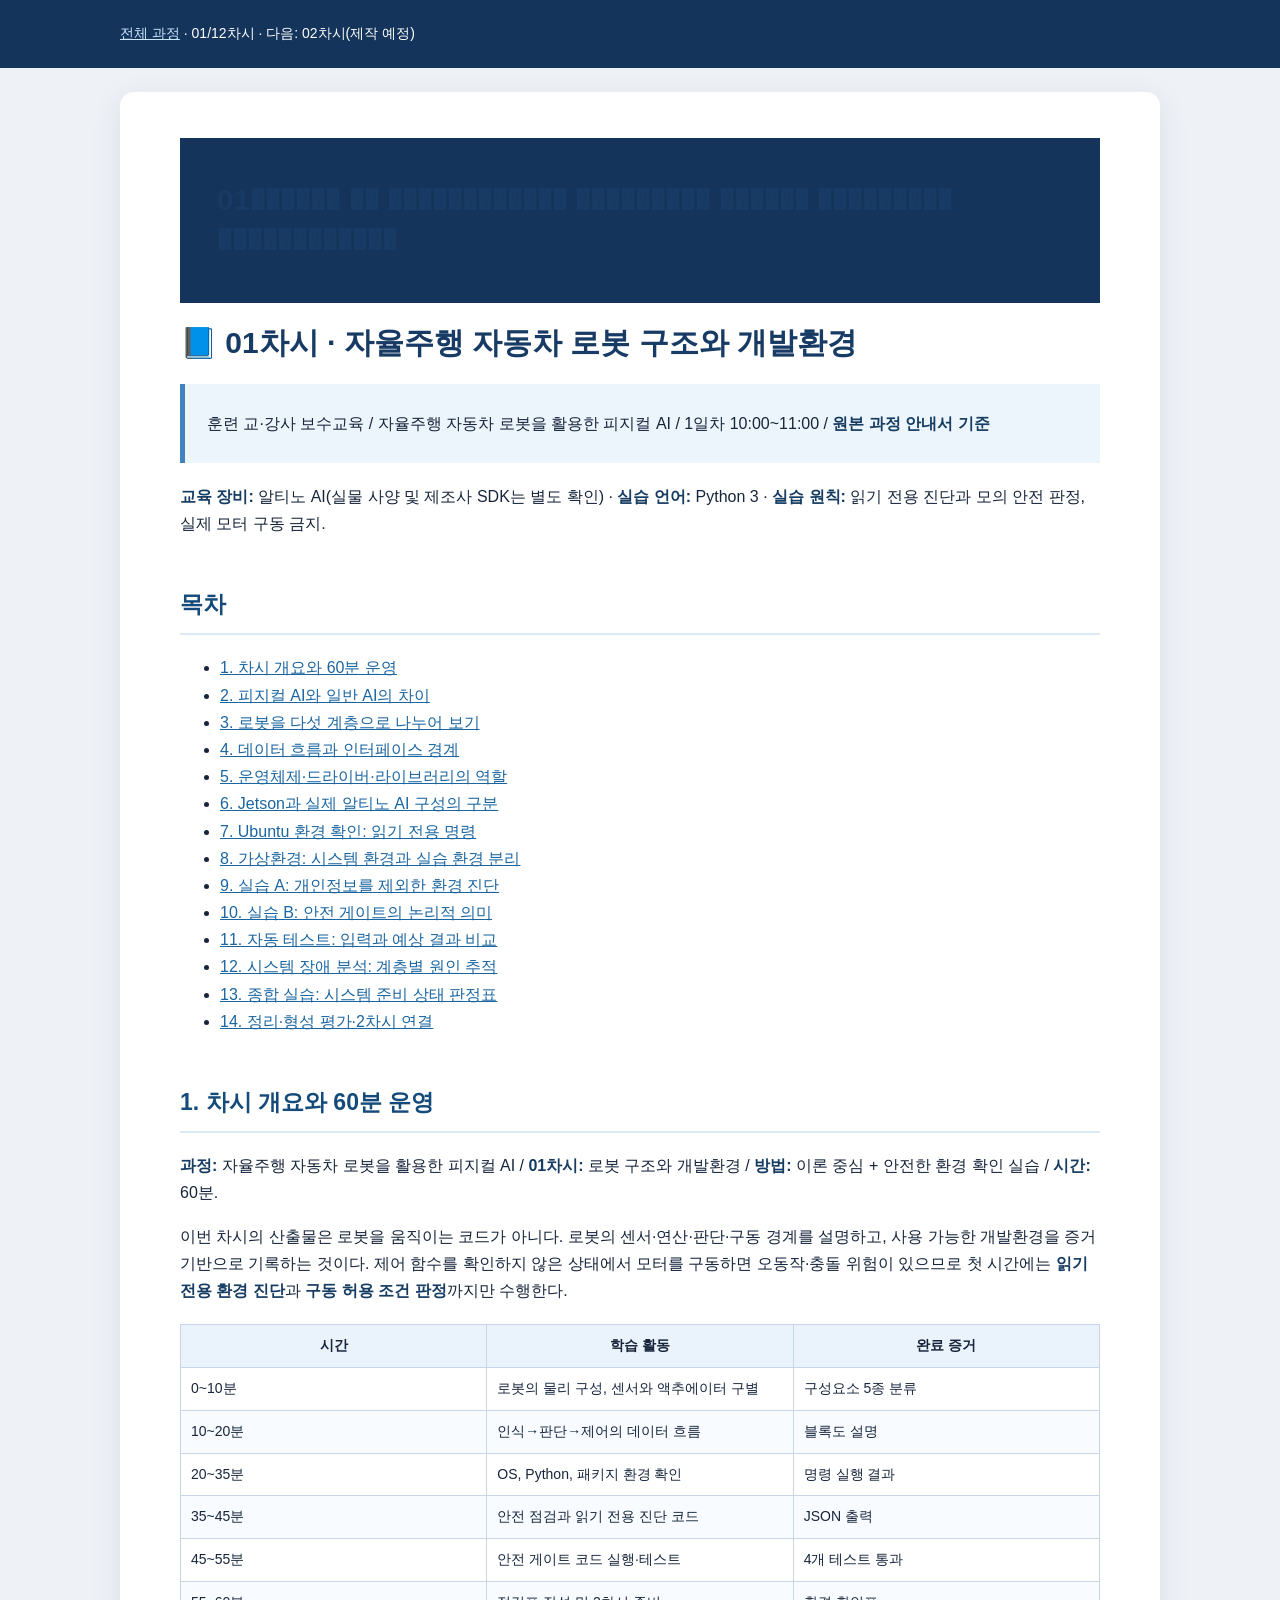
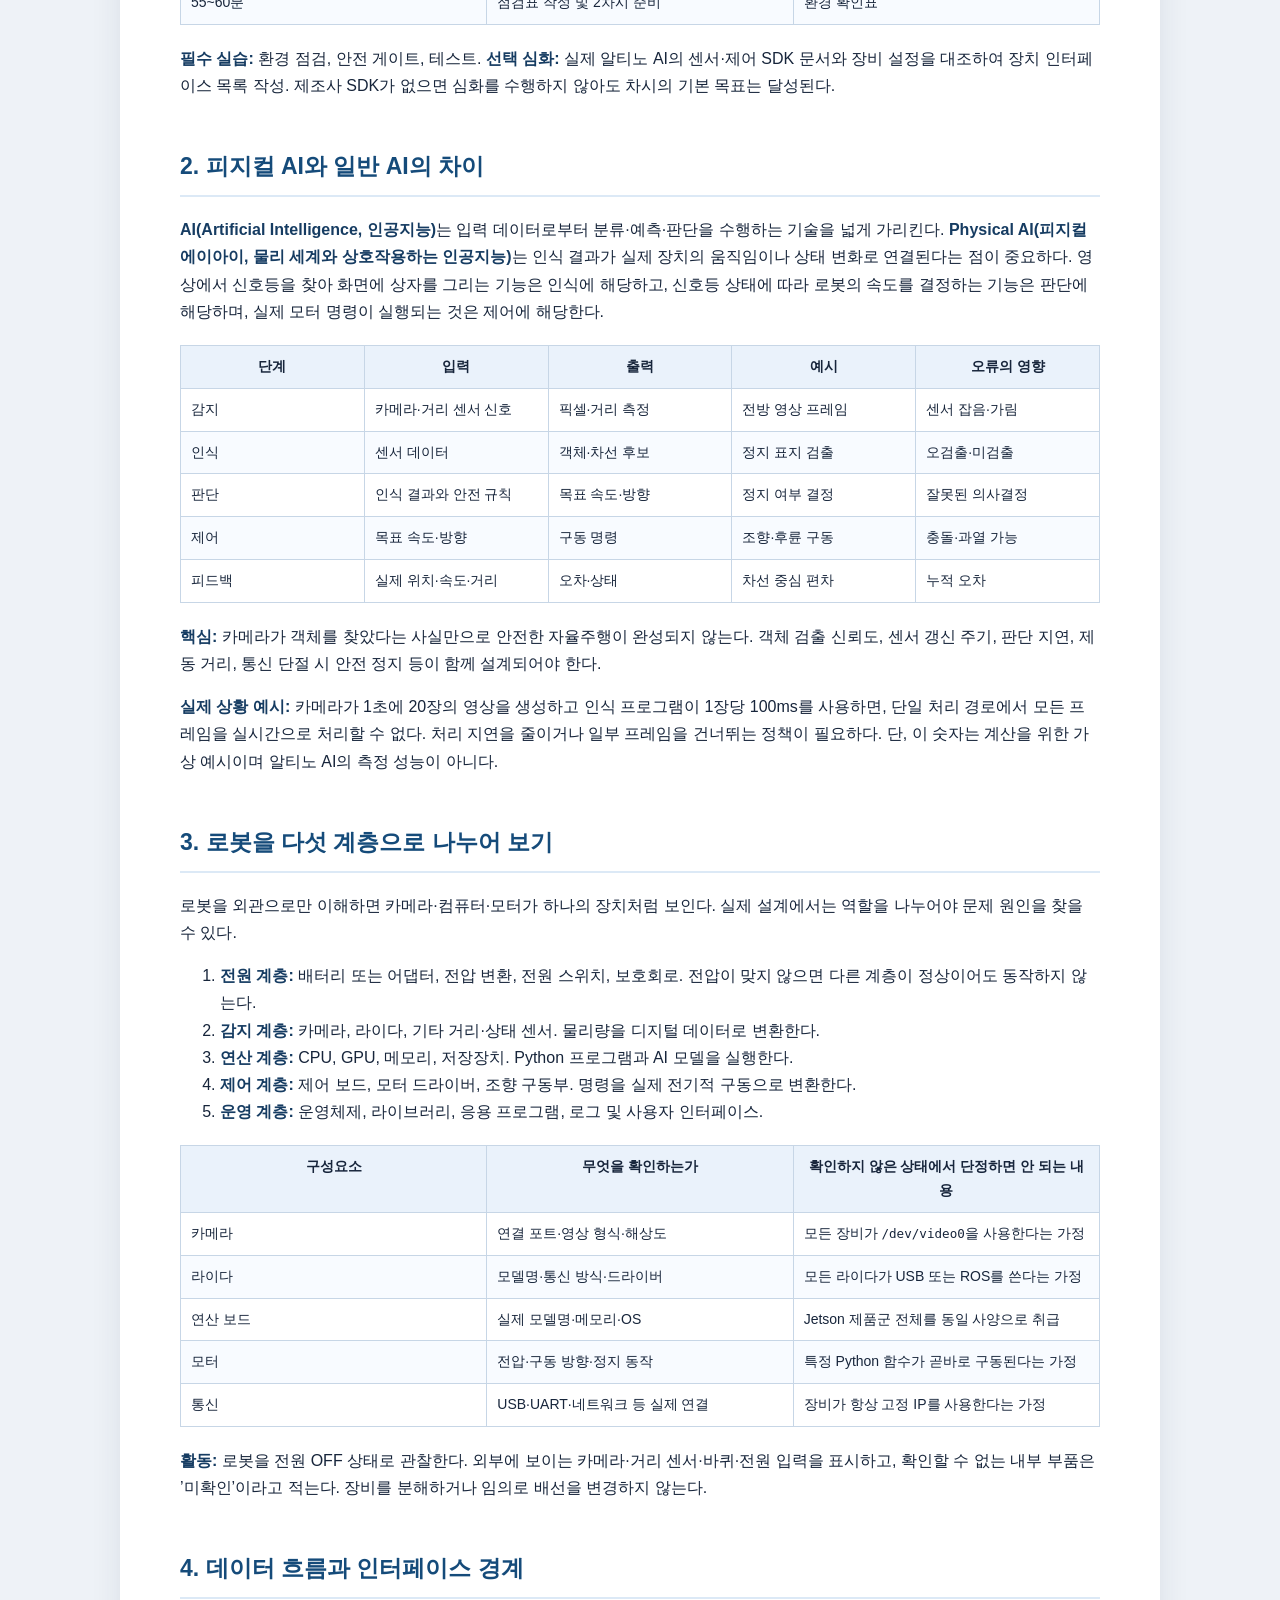
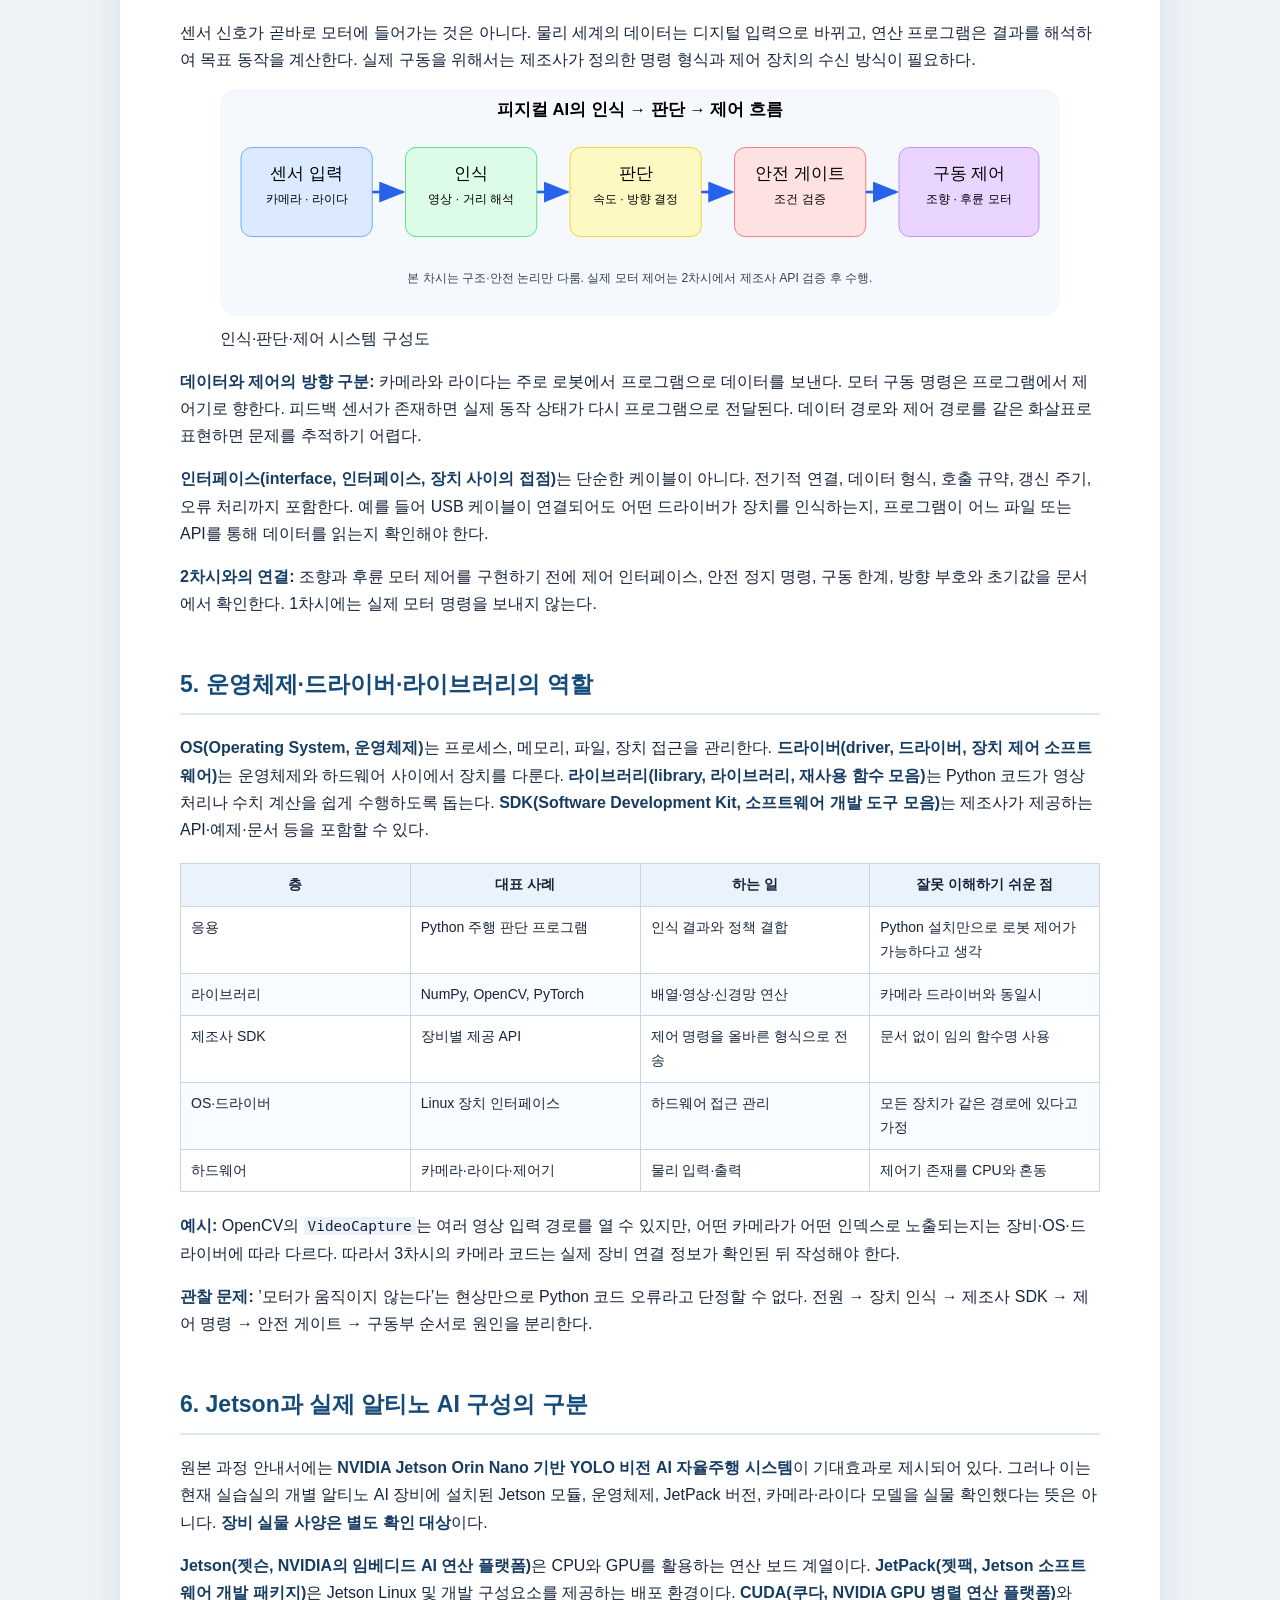
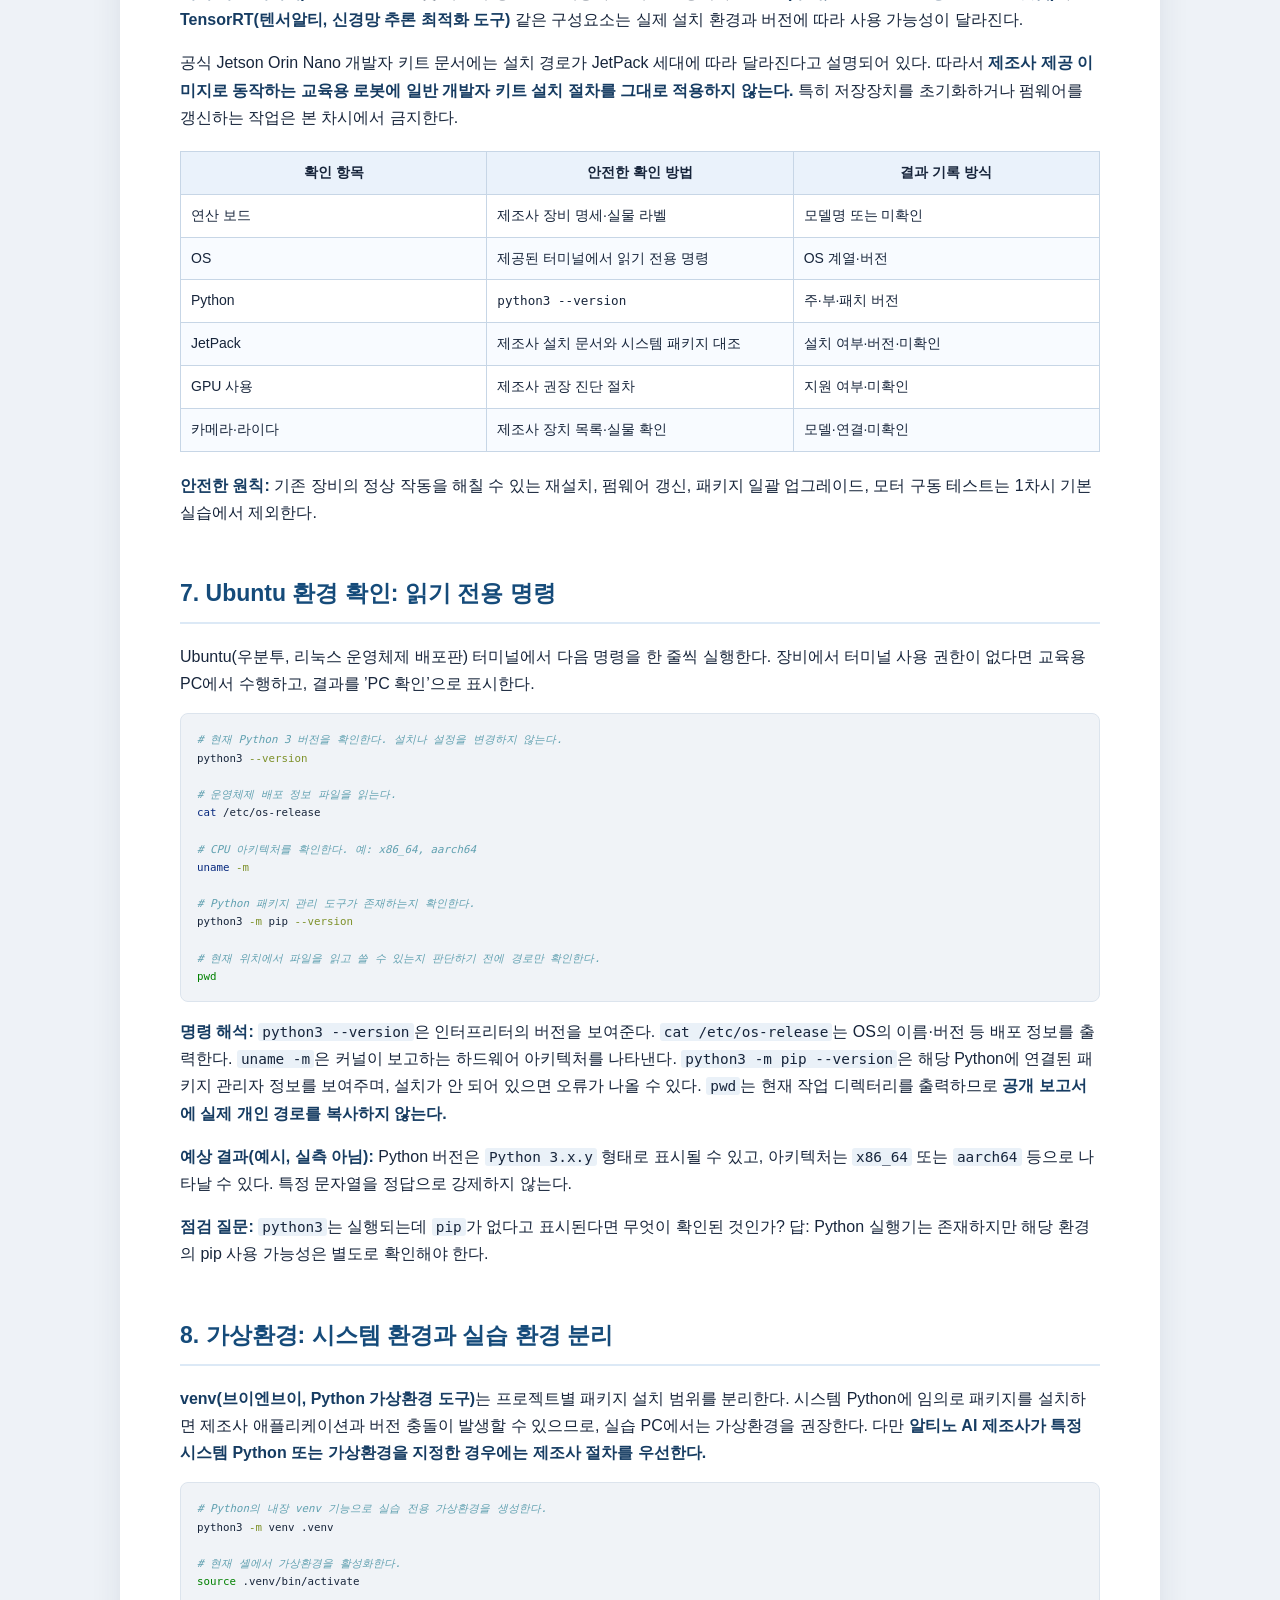
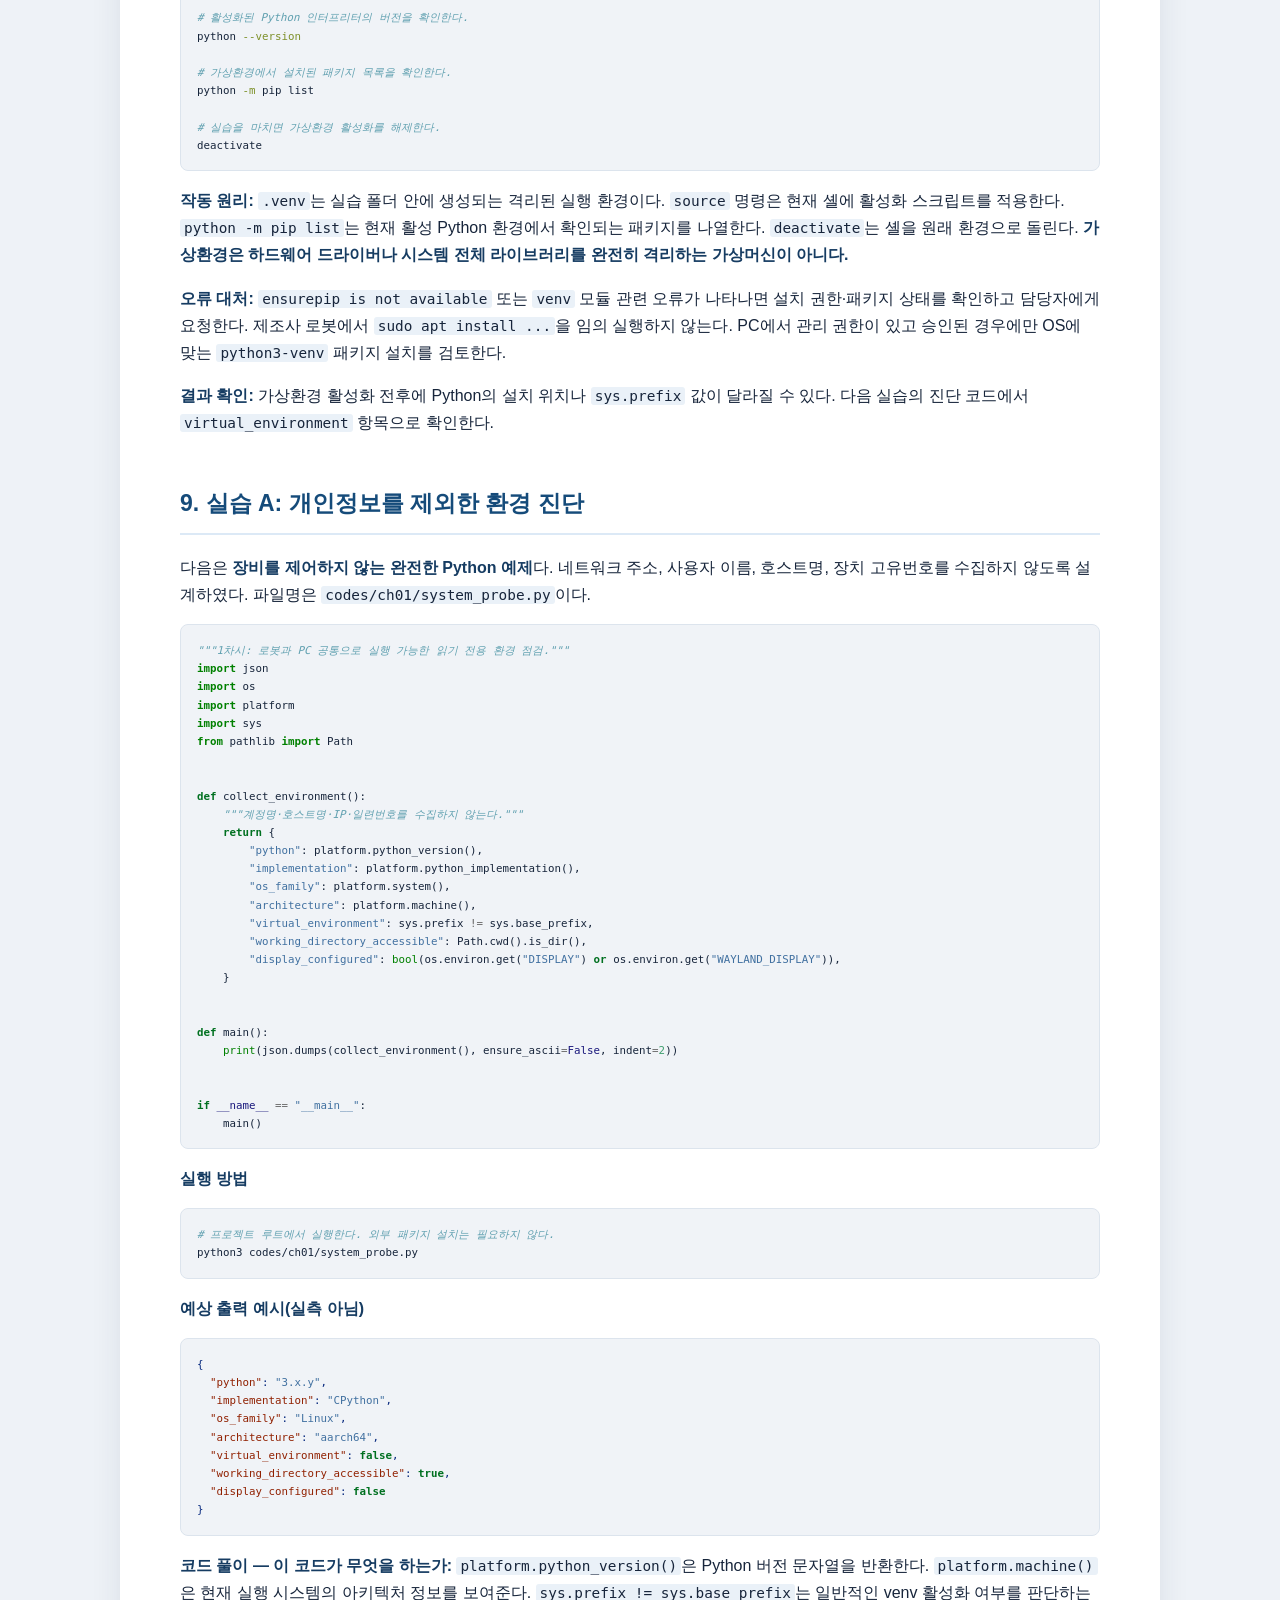
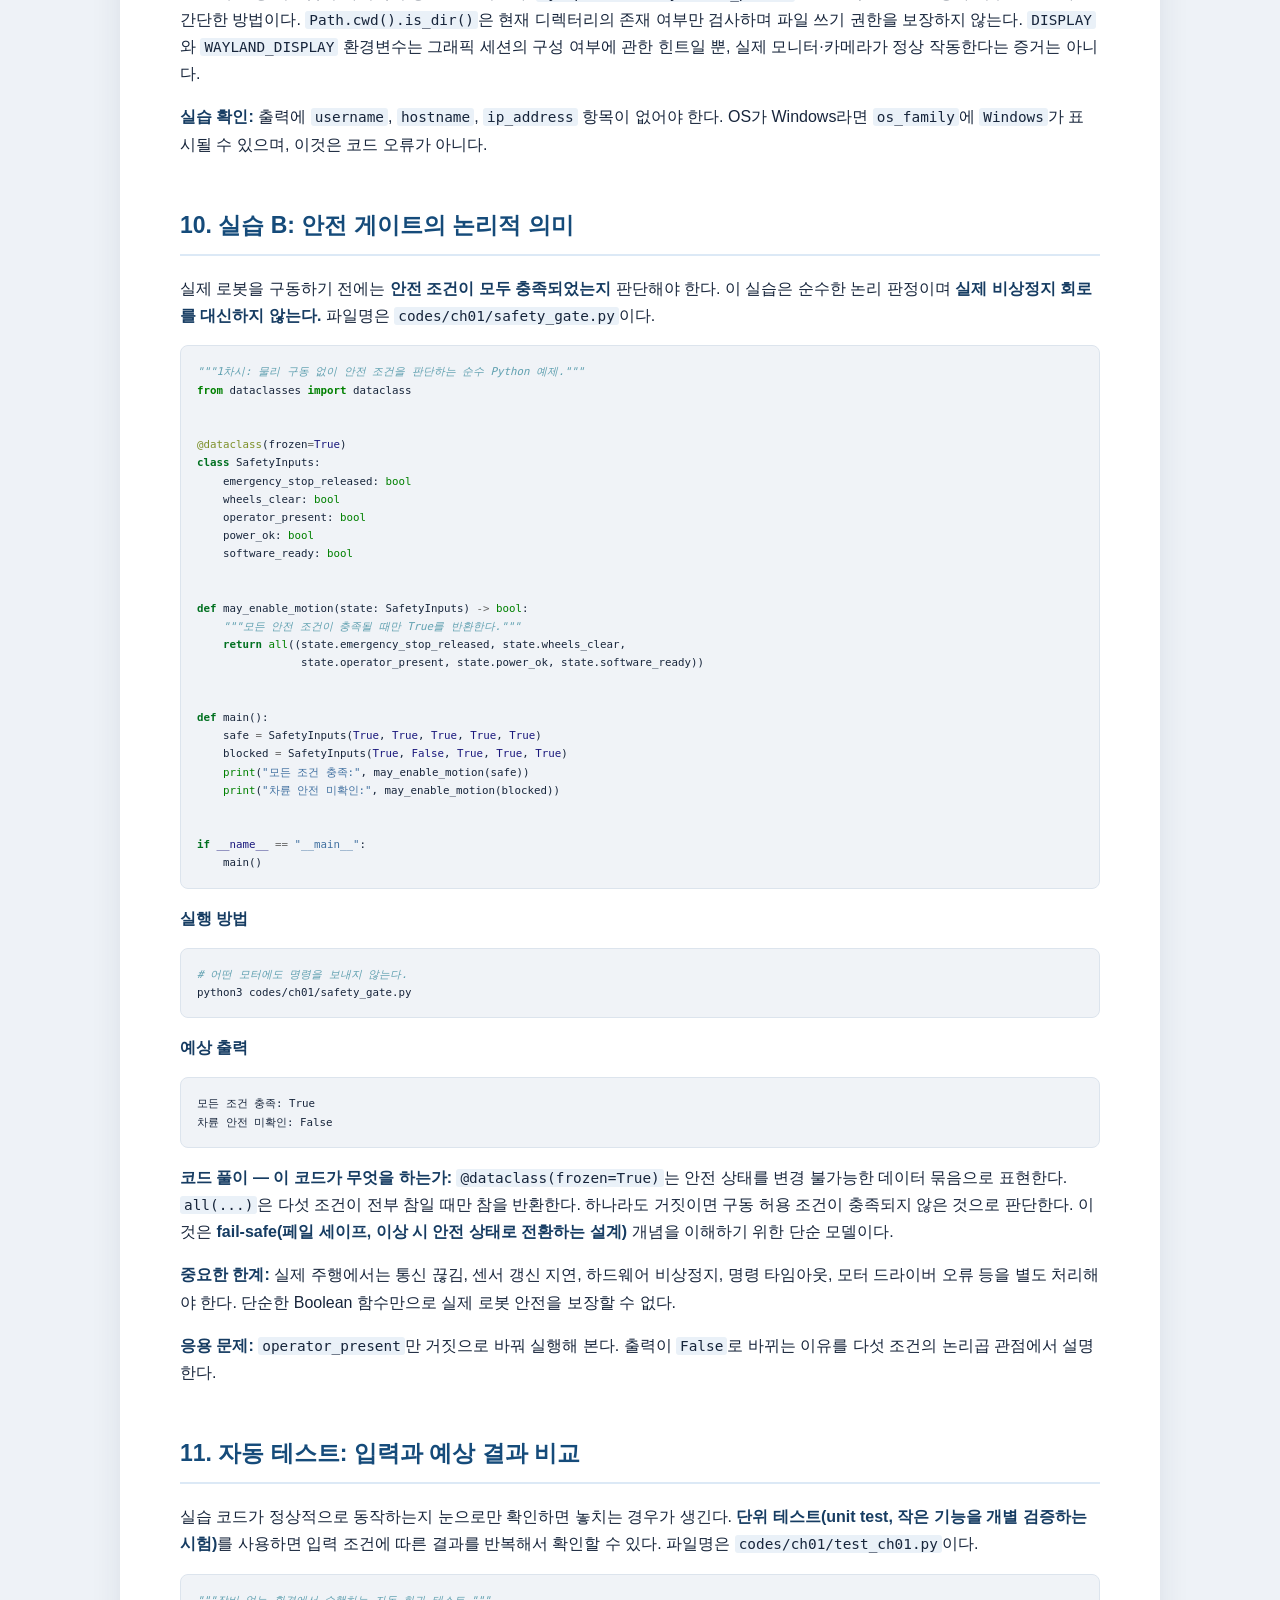
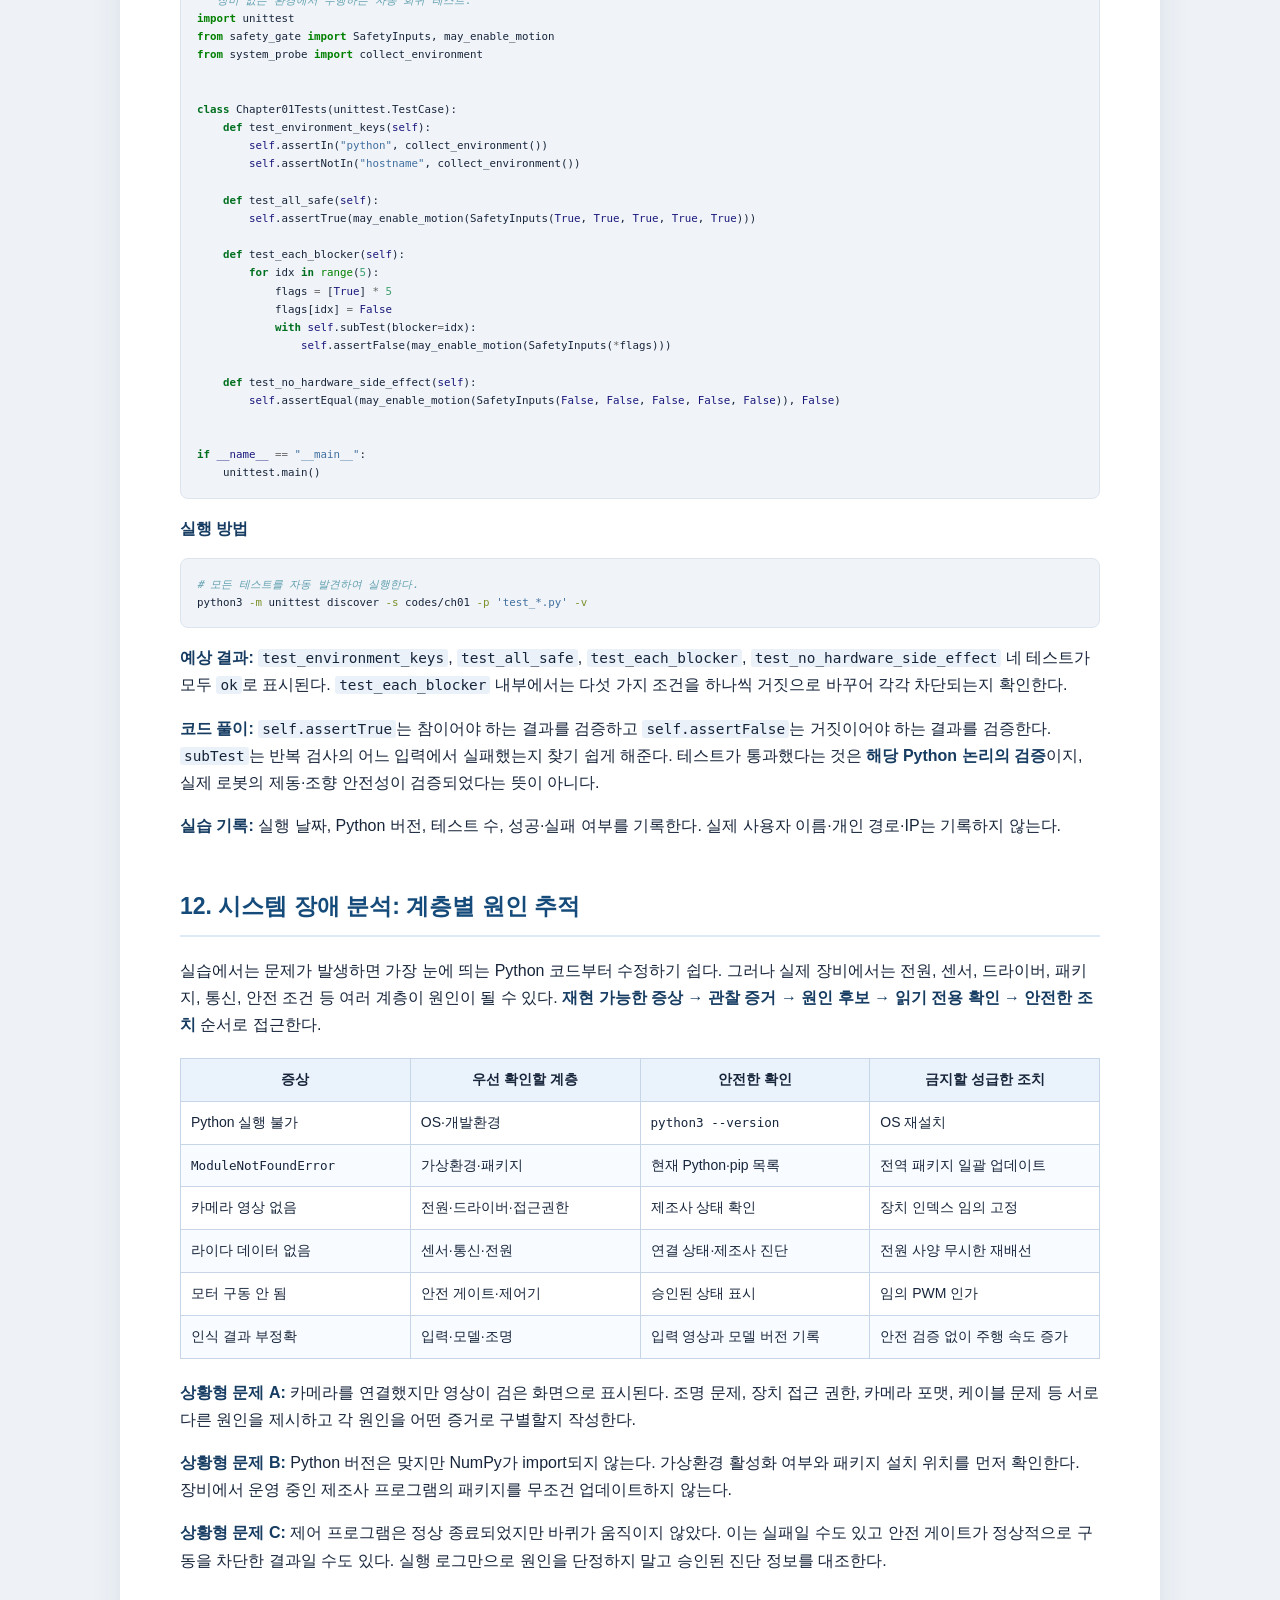
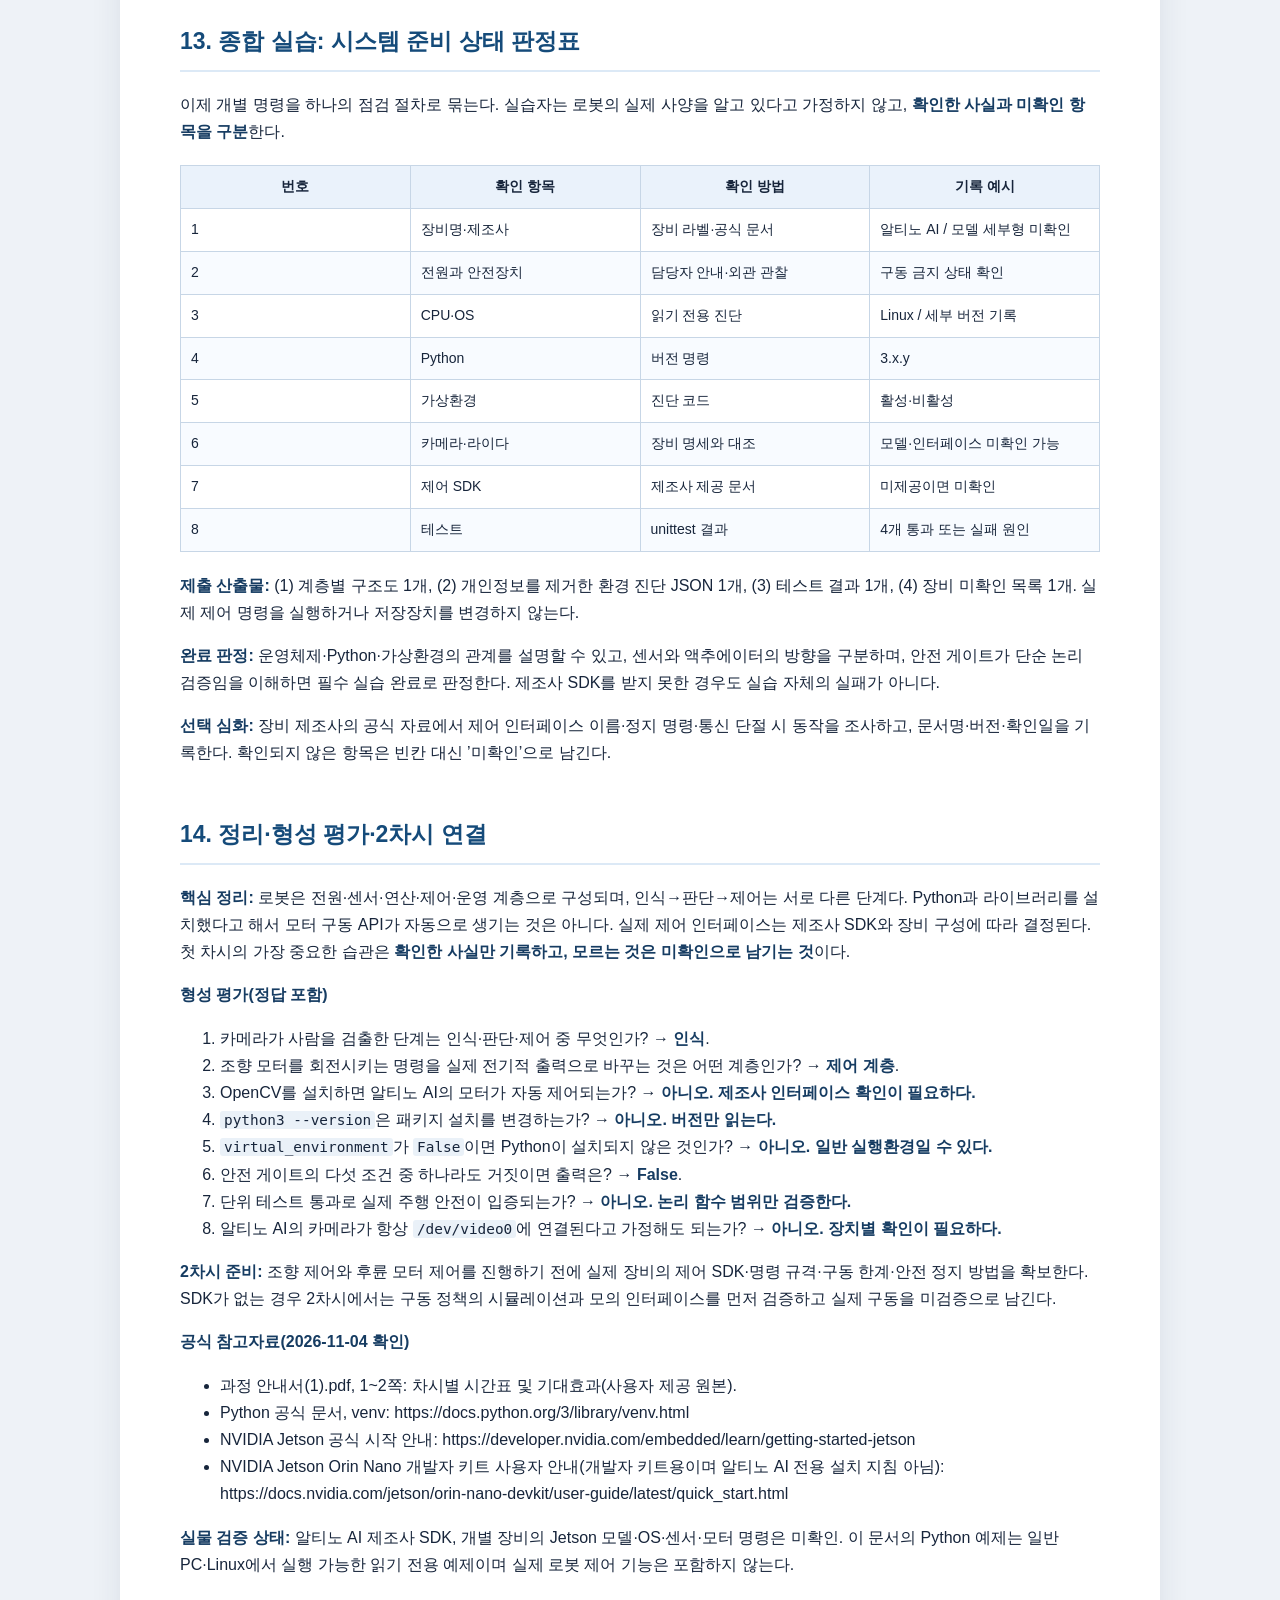
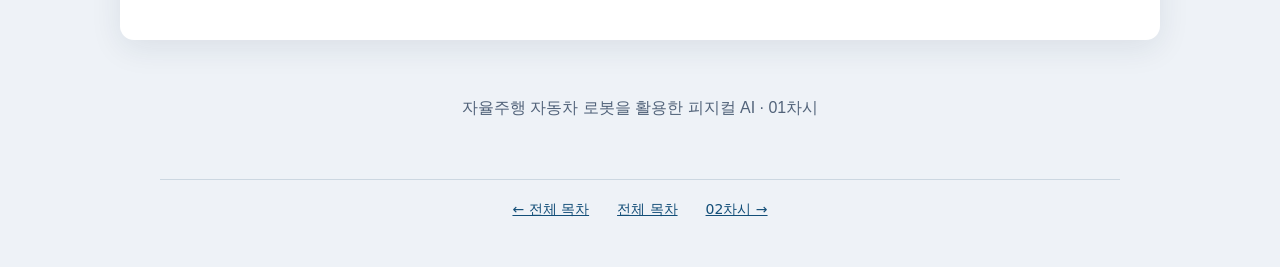
<file: chapters/ch01.html>
<!DOCTYPE html>

<html lang="ko" xml:lang="" xmlns="http://www.w3.org/1999/xhtml">
<head>
<meta charset="utf-8"/>
<meta content="pandoc" name="generator"/>
<meta content="width=device-width, initial-scale=1.0, user-scalable=yes" name="viewport"/>
<title>01������ �� ������������ ��������� ������ ��������� ������������</title>
<style>
    code{white-space: pre-wrap;}
    span.smallcaps{font-variant: small-caps;}
    div.columns{display: flex; gap: min(4vw, 1.5em);}
    div.column{flex: auto; overflow-x: auto;}
    div.hanging-indent{margin-left: 1.5em; text-indent: -1.5em;}
    /* The extra [class] is a hack that increases specificity enough to
       override a similar rule in reveal.js */
    ul.task-list[class]{list-style: none;}
    ul.task-list li input[type="checkbox"] {
      font-size: inherit;
      width: 0.8em;
      margin: 0 0.8em 0.2em -1.6em;
      vertical-align: middle;
    }
    .display.math{display: block; text-align: center; margin: 0.5rem auto;}
    /* CSS for syntax highlighting */
    pre > code.sourceCode { white-space: pre; position: relative; }
    pre > code.sourceCode > span { line-height: 1.25; }
    pre > code.sourceCode > span:empty { height: 1.2em; }
    .sourceCode { overflow: visible; }
    code.sourceCode > span { color: inherit; text-decoration: inherit; }
    div.sourceCode { margin: 1em 0; }
    pre.sourceCode { margin: 0; }
    @media screen {
    div.sourceCode { overflow: auto; }
    }
    @media print {
    pre > code.sourceCode { white-space: pre-wrap; }
    pre > code.sourceCode > span { display: inline-block; text-indent: -5em; padding-left: 5em; }
    }
    pre.numberSource code
      { counter-reset: source-line 0; }
    pre.numberSource code > span
      { position: relative; left: -4em; counter-increment: source-line; }
    pre.numberSource code > span > a:first-child::before
      { content: counter(source-line);
        position: relative; left: -1em; text-align: right; vertical-align: baseline;
        border: none; display: inline-block;
        -webkit-touch-callout: none; -webkit-user-select: none;
        -khtml-user-select: none; -moz-user-select: none;
        -ms-user-select: none; user-select: none;
        padding: 0 4px; width: 4em;
        color: #aaaaaa;
      }
    pre.numberSource { margin-left: 3em; border-left: 1px solid #aaaaaa;  padding-left: 4px; }
    div.sourceCode
      {   }
    @media screen {
    pre > code.sourceCode > span > a:first-child::before { text-decoration: underline; }
    }
    code span.al { color: #ff0000; font-weight: bold; } /* Alert */
    code span.an { color: #60a0b0; font-weight: bold; font-style: italic; } /* Annotation */
    code span.at { color: #7d9029; } /* Attribute */
    code span.bn { color: #40a070; } /* BaseN */
    code span.bu { color: #008000; } /* BuiltIn */
    code span.cf { color: #007020; font-weight: bold; } /* ControlFlow */
    code span.ch { color: #4070a0; } /* Char */
    code span.cn { color: #880000; } /* Constant */
    code span.co { color: #60a0b0; font-style: italic; } /* Comment */
    code span.cv { color: #60a0b0; font-weight: bold; font-style: italic; } /* CommentVar */
    code span.do { color: #ba2121; font-style: italic; } /* Documentation */
    code span.dt { color: #902000; } /* DataType */
    code span.dv { color: #40a070; } /* DecVal */
    code span.er { color: #ff0000; font-weight: bold; } /* Error */
    code span.ex { } /* Extension */
    code span.fl { color: #40a070; } /* Float */
    code span.fu { color: #06287e; } /* Function */
    code span.im { color: #008000; font-weight: bold; } /* Import */
    code span.in { color: #60a0b0; font-weight: bold; font-style: italic; } /* Information */
    code span.kw { color: #007020; font-weight: bold; } /* Keyword */
    code span.op { color: #666666; } /* Operator */
    code span.ot { color: #007020; } /* Other */
    code span.pp { color: #bc7a00; } /* Preprocessor */
    code span.sc { color: #4070a0; } /* SpecialChar */
    code span.ss { color: #bb6688; } /* SpecialString */
    code span.st { color: #4070a0; } /* String */
    code span.va { color: #19177c; } /* Variable */
    code span.vs { color: #4070a0; } /* VerbatimString */
    code span.wa { color: #60a0b0; font-weight: bold; font-style: italic; } /* Warning */
  </style>
<link href="../assets/css/course.css" rel="stylesheet"/>
<style>.audit-chapter-nav{display:flex;flex-wrap:wrap;gap:12px;justify-content:center;margin:2em auto;padding:14px;border-top:1px solid #ccd7e1;max-width:960px;font:500 14px/1.5 system-ui,sans-serif}.audit-chapter-nav a{color:#134e78;text-decoration:underline;padding:5px 8px}.audit-note,.verified-supplement{max-width:100%;margin-top:2em} .verified-supplement pre,.audit-note pre{white-space:pre-wrap;word-break:break-word} @media print {.audit-chapter-nav {display:none!important} .verified-supplement pre,.audit-note pre{white-space:pre-wrap;overflow-wrap:anywhere}}</style></head>
<body>
<header><nav><a href="../index.html">전체 과정</a> · 01/12차시 · <span>다음: 02차시(제작 예정)</span></nav></header>
<main>
<header id="title-block-header">
<h1 class="title">01������ �� ������������ ��������� ������ ���������
������������</h1>
</header>
<h1 id="차시-자율주행-자동차-로봇-구조와-개발환경">📘 01차시 · 자율주행
자동차 로봇 구조와 개발환경</h1>
<blockquote>
<p>훈련 교·강사 보수교육 / 자율주행 자동차 로봇을 활용한 피지컬 AI /
1일차 10:00~11:00 / <strong>원본 과정 안내서 기준</strong></p>
</blockquote>
<p><strong>교육 장비:</strong> 알티노 AI(실물 사양 및 제조사 SDK는 별도
확인) · <strong>실습 언어:</strong> Python 3 · <strong>실습
원칙:</strong> 읽기 전용 진단과 모의 안전 판정, 실제 모터 구동 금지.</p>
<h2 id="목차">목차</h2>
<ul>
<li><a href="#차시-개요와-60분-운영">1. 차시 개요와 60분 운영</a></li>
<li><a href="#피지컬-ai와-일반-ai의-차이">2. 피지컬 AI와 일반 AI의
차이</a></li>
<li><a href="#로봇을-다섯-계층으로-나누어-보기">3. 로봇을 다섯
계층으로 나누어 보기</a></li>
<li><a href="#데이터-흐름과-인터페이스-경계">4. 데이터 흐름과
인터페이스 경계</a></li>
<li><a href="#운영체제드라이버라이브러리의-역할">5.
운영체제·드라이버·라이브러리의 역할</a></li>
<li><a href="#jetson과-실제-알티노-ai-구성의-구분">6. Jetson과 실제
알티노 AI 구성의 구분</a></li>
<li><a href="#ubuntu-환경-확인-읽기-전용-명령">7. Ubuntu 환경 확인:
읽기 전용 명령</a></li>
<li><a href="#가상환경-시스템-환경과-실습-환경-분리">8. 가상환경:
시스템 환경과 실습 환경 분리</a></li>
<li><a href="#실습-a-개인정보를-제외한-환경-진단">9. 실습 A:
개인정보를 제외한 환경 진단</a></li>
<li><a href="#실습-b-안전-게이트의-논리적-의미">10. 실습 B: 안전
게이트의 논리적 의미</a></li>
<li><a href="#자동-테스트-입력과-예상-결과-비교">11. 자동 테스트:
입력과 예상 결과 비교</a></li>
<li><a href="#시스템-장애-분석-계층별-원인-추적">12. 시스템 장애
분석: 계층별 원인 추적</a></li>
<li><a href="#종합-실습-시스템-준비-상태-판정표">13. 종합 실습:
시스템 준비 상태 판정표</a></li>
<li><a href="#정리형성-평가2차시-연결">14. 정리·형성 평가·2차시
연결</a></li>
</ul>
<h2 id="차시-개요와-60분-운영">1. 차시 개요와 60분 운영</h2>
<p><strong>과정:</strong> 자율주행 자동차 로봇을 활용한 피지컬 AI /
<strong>01차시:</strong> 로봇 구조와 개발환경 / <strong>방법:</strong>
이론 중심 + 안전한 환경 확인 실습 / <strong>시간:</strong> 60분.</p>
<p>이번 차시의 산출물은 로봇을 움직이는 코드가 아니다. 로봇의
센서·연산·판단·구동 경계를 설명하고, 사용 가능한 개발환경을 증거
기반으로 기록하는 것이다. 제어 함수를 확인하지 않은 상태에서 모터를
구동하면 오동작·충돌 위험이 있으므로 첫 시간에는 <strong>읽기 전용 환경
진단</strong>과 <strong>구동 허용 조건 판정</strong>까지만 수행한다.</p>
<table>
<colgroup>
<col style="width: 33%"/>
<col style="width: 33%"/>
<col style="width: 33%"/>
</colgroup>
<thead>
<tr class="header">
<th>시간</th>
<th>학습 활동</th>
<th>완료 증거</th>
</tr>
</thead>
<tbody>
<tr class="odd">
<td>0~10분</td>
<td>로봇의 물리 구성, 센서와 액추에이터 구별</td>
<td>구성요소 5종 분류</td>
</tr>
<tr class="even">
<td>10~20분</td>
<td>인식→판단→제어의 데이터 흐름</td>
<td>블록도 설명</td>
</tr>
<tr class="odd">
<td>20~35분</td>
<td>OS, Python, 패키지 환경 확인</td>
<td>명령 실행 결과</td>
</tr>
<tr class="even">
<td>35~45분</td>
<td>안전 점검과 읽기 전용 진단 코드</td>
<td>JSON 출력</td>
</tr>
<tr class="odd">
<td>45~55분</td>
<td>안전 게이트 코드 실행·테스트</td>
<td>4개 테스트 통과</td>
</tr>
<tr class="even">
<td>55~60분</td>
<td>점검표 작성 및 2차시 준비</td>
<td>환경 확인표</td>
</tr>
</tbody>
</table>
<p><strong>필수 실습:</strong> 환경 점검, 안전 게이트, 테스트.
<strong>선택 심화:</strong> 실제 알티노 AI의 센서·제어 SDK 문서와 장비
설정을 대조하여 장치 인터페이스 목록 작성. 제조사 SDK가 없으면 심화를
수행하지 않아도 차시의 기본 목표는 달성된다.</p>
<h2 id="피지컬-ai와-일반-ai의-차이">2. 피지컬 AI와 일반 AI의 차이</h2>
<p><strong>AI(Artificial Intelligence, 인공지능)</strong>는 입력
데이터로부터 분류·예측·판단을 수행하는 기술을 넓게 가리킨다.
<strong>Physical AI(피지컬 에이아이, 물리 세계와 상호작용하는
인공지능)</strong>는 인식 결과가 실제 장치의 움직임이나 상태 변화로
연결된다는 점이 중요하다. 영상에서 신호등을 찾아 화면에 상자를 그리는
기능은 인식에 해당하고, 신호등 상태에 따라 로봇의 속도를 결정하는 기능은
판단에 해당하며, 실제 모터 명령이 실행되는 것은 제어에 해당한다.</p>
<table>
<colgroup>
<col style="width: 20%"/>
<col style="width: 20%"/>
<col style="width: 20%"/>
<col style="width: 20%"/>
<col style="width: 20%"/>
</colgroup>
<thead>
<tr class="header">
<th>단계</th>
<th>입력</th>
<th>출력</th>
<th>예시</th>
<th>오류의 영향</th>
</tr>
</thead>
<tbody>
<tr class="odd">
<td>감지</td>
<td>카메라·거리 센서 신호</td>
<td>픽셀·거리 측정</td>
<td>전방 영상 프레임</td>
<td>센서 잡음·가림</td>
</tr>
<tr class="even">
<td>인식</td>
<td>센서 데이터</td>
<td>객체·차선 후보</td>
<td>정지 표지 검출</td>
<td>오검출·미검출</td>
</tr>
<tr class="odd">
<td>판단</td>
<td>인식 결과와 안전 규칙</td>
<td>목표 속도·방향</td>
<td>정지 여부 결정</td>
<td>잘못된 의사결정</td>
</tr>
<tr class="even">
<td>제어</td>
<td>목표 속도·방향</td>
<td>구동 명령</td>
<td>조향·후륜 구동</td>
<td>충돌·과열 가능</td>
</tr>
<tr class="odd">
<td>피드백</td>
<td>실제 위치·속도·거리</td>
<td>오차·상태</td>
<td>차선 중심 편차</td>
<td>누적 오차</td>
</tr>
</tbody>
</table>
<p><strong>핵심:</strong> 카메라가 객체를 찾았다는 사실만으로 안전한
자율주행이 완성되지 않는다. 객체 검출 신뢰도, 센서 갱신 주기, 판단 지연,
제동 거리, 통신 단절 시 안전 정지 등이 함께 설계되어야 한다.</p>
<p><strong>실제 상황 예시:</strong> 카메라가 1초에 20장의 영상을
생성하고 인식 프로그램이 1장당 100ms를 사용하면, 단일 처리 경로에서 모든
프레임을 실시간으로 처리할 수 없다. 처리 지연을 줄이거나 일부 프레임을
건너뛰는 정책이 필요하다. 단, 이 숫자는 계산을 위한 가상 예시이며 알티노
AI의 측정 성능이 아니다.</p>
<h2 id="로봇을-다섯-계층으로-나누어-보기">3. 로봇을 다섯 계층으로 나누어
보기</h2>
<p>로봇을 외관으로만 이해하면 카메라·컴퓨터·모터가 하나의 장치처럼
보인다. 실제 설계에서는 역할을 나누어야 문제 원인을 찾을 수 있다.</p>
<ol type="1">
<li><strong>전원 계층:</strong> 배터리 또는 어댑터, 전압 변환, 전원
스위치, 보호회로. 전압이 맞지 않으면 다른 계층이 정상이어도 동작하지
않는다.</li>
<li><strong>감지 계층:</strong> 카메라, 라이다, 기타 거리·상태 센서.
물리량을 디지털 데이터로 변환한다.</li>
<li><strong>연산 계층:</strong> CPU, GPU, 메모리, 저장장치. Python
프로그램과 AI 모델을 실행한다.</li>
<li><strong>제어 계층:</strong> 제어 보드, 모터 드라이버, 조향 구동부.
명령을 실제 전기적 구동으로 변환한다.</li>
<li><strong>운영 계층:</strong> 운영체제, 라이브러리, 응용 프로그램,
로그 및 사용자 인터페이스.</li>
</ol>
<table>
<colgroup>
<col style="width: 33%"/>
<col style="width: 33%"/>
<col style="width: 33%"/>
</colgroup>
<thead>
<tr class="header">
<th>구성요소</th>
<th>무엇을 확인하는가</th>
<th>확인하지 않은 상태에서 단정하면 안 되는 내용</th>
</tr>
</thead>
<tbody>
<tr class="odd">
<td>카메라</td>
<td>연결 포트·영상 형식·해상도</td>
<td>모든 장비가 <code>/dev/video0</code>을 사용한다는 가정</td>
</tr>
<tr class="even">
<td>라이다</td>
<td>모델명·통신 방식·드라이버</td>
<td>모든 라이다가 USB 또는 ROS를 쓴다는 가정</td>
</tr>
<tr class="odd">
<td>연산 보드</td>
<td>실제 모델명·메모리·OS</td>
<td>Jetson 제품군 전체를 동일 사양으로 취급</td>
</tr>
<tr class="even">
<td>모터</td>
<td>전압·구동 방향·정지 동작</td>
<td>특정 Python 함수가 곧바로 구동된다는 가정</td>
</tr>
<tr class="odd">
<td>통신</td>
<td>USB·UART·네트워크 등 실제 연결</td>
<td>장비가 항상 고정 IP를 사용한다는 가정</td>
</tr>
</tbody>
</table>
<p><strong>활동:</strong> 로봇을 전원 OFF 상태로 관찰한다. 외부에 보이는
카메라·거리 센서·바퀴·전원 입력을 표시하고, 확인할 수 없는 내부 부품은
’미확인’이라고 적는다. 장비를 분해하거나 임의로 배선을 변경하지
않는다.</p>
<h2 id="데이터-흐름과-인터페이스-경계">4. 데이터 흐름과 인터페이스
경계</h2>
<p>센서 신호가 곧바로 모터에 들어가는 것은 아니다. 물리 세계의 데이터는
디지털 입력으로 바뀌고, 연산 프로그램은 결과를 해석하여 목표 동작을
계산한다. 실제 구동을 위해서는 제조사가 정의한 명령 형식과 제어 장치의
수신 방식이 필요하다.</p>
<figure>
<img alt="인식·판단·제어 시스템 구성도" src="../assets/svg/ch01_architecture.svg"/>
<figcaption aria-hidden="true">인식·판단·제어 시스템 구성도</figcaption>
</figure>
<p><strong>데이터와 제어의 방향 구분:</strong> 카메라와 라이다는 주로
로봇에서 프로그램으로 데이터를 보낸다. 모터 구동 명령은 프로그램에서
제어기로 향한다. 피드백 센서가 존재하면 실제 동작 상태가 다시
프로그램으로 전달된다. 데이터 경로와 제어 경로를 같은 화살표로 표현하면
문제를 추적하기 어렵다.</p>
<p><strong>인터페이스(interface, 인터페이스, 장치 사이의
접점)</strong>는 단순한 케이블이 아니다. 전기적 연결, 데이터 형식, 호출
규약, 갱신 주기, 오류 처리까지 포함한다. 예를 들어 USB 케이블이
연결되어도 어떤 드라이버가 장치를 인식하는지, 프로그램이 어느 파일 또는
API를 통해 데이터를 읽는지 확인해야 한다.</p>
<p><strong>2차시와의 연결:</strong> 조향과 후륜 모터 제어를 구현하기
전에 제어 인터페이스, 안전 정지 명령, 구동 한계, 방향 부호와 초기값을
문서에서 확인한다. 1차시에는 실제 모터 명령을 보내지 않는다.</p>
<h2 id="운영체제드라이버라이브러리의-역할">5.
운영체제·드라이버·라이브러리의 역할</h2>
<p><strong>OS(Operating System, 운영체제)</strong>는 프로세스, 메모리,
파일, 장치 접근을 관리한다. <strong>드라이버(driver, 드라이버, 장치 제어
소프트웨어)</strong>는 운영체제와 하드웨어 사이에서 장치를 다룬다.
<strong>라이브러리(library, 라이브러리, 재사용 함수 모음)</strong>는
Python 코드가 영상처리나 수치 계산을 쉽게 수행하도록 돕는다.
<strong>SDK(Software Development Kit, 소프트웨어 개발 도구
모음)</strong>는 제조사가 제공하는 API·예제·문서 등을 포함할 수
있다.</p>
<table>
<colgroup>
<col style="width: 25%"/>
<col style="width: 25%"/>
<col style="width: 25%"/>
<col style="width: 25%"/>
</colgroup>
<thead>
<tr class="header">
<th>층</th>
<th>대표 사례</th>
<th>하는 일</th>
<th>잘못 이해하기 쉬운 점</th>
</tr>
</thead>
<tbody>
<tr class="odd">
<td>응용</td>
<td>Python 주행 판단 프로그램</td>
<td>인식 결과와 정책 결합</td>
<td>Python 설치만으로 로봇 제어가 가능하다고 생각</td>
</tr>
<tr class="even">
<td>라이브러리</td>
<td>NumPy, OpenCV, PyTorch</td>
<td>배열·영상·신경망 연산</td>
<td>카메라 드라이버와 동일시</td>
</tr>
<tr class="odd">
<td>제조사 SDK</td>
<td>장비별 제공 API</td>
<td>제어 명령을 올바른 형식으로 전송</td>
<td>문서 없이 임의 함수명 사용</td>
</tr>
<tr class="even">
<td>OS·드라이버</td>
<td>Linux 장치 인터페이스</td>
<td>하드웨어 접근 관리</td>
<td>모든 장치가 같은 경로에 있다고 가정</td>
</tr>
<tr class="odd">
<td>하드웨어</td>
<td>카메라·라이다·제어기</td>
<td>물리 입력·출력</td>
<td>제어기 존재를 CPU와 혼동</td>
</tr>
</tbody>
</table>
<p><strong>예시:</strong> OpenCV의 <code>VideoCapture</code>는 여러 영상
입력 경로를 열 수 있지만, 어떤 카메라가 어떤 인덱스로 노출되는지는
장비·OS·드라이버에 따라 다르다. 따라서 3차시의 카메라 코드는 실제 장비
연결 정보가 확인된 뒤 작성해야 한다.</p>
<p><strong>관찰 문제:</strong> ’모터가 움직이지 않는다’는 현상만으로
Python 코드 오류라고 단정할 수 없다. 전원 → 장치 인식 → 제조사 SDK →
제어 명령 → 안전 게이트 → 구동부 순서로 원인을 분리한다.</p>
<h2 id="jetson과-실제-알티노-ai-구성의-구분">6. Jetson과 실제 알티노 AI
구성의 구분</h2>
<p>원본 과정 안내서에는 <strong>NVIDIA Jetson Orin Nano 기반 YOLO 비전
AI 자율주행 시스템</strong>이 기대효과로 제시되어 있다. 그러나 이는 현재
실습실의 개별 알티노 AI 장비에 설치된 Jetson 모듈, 운영체제, JetPack
버전, 카메라·라이다 모델을 실물 확인했다는 뜻은 아니다. <strong>장비
실물 사양은 별도 확인 대상</strong>이다.</p>
<p><strong>Jetson(젯슨, NVIDIA의 임베디드 AI 연산 플랫폼)</strong>은
CPU와 GPU를 활용하는 연산 보드 계열이다. <strong>JetPack(젯팩, Jetson
소프트웨어 개발 패키지)</strong>은 Jetson Linux 및 개발 구성요소를
제공하는 배포 환경이다. <strong>CUDA(쿠다, NVIDIA GPU 병렬 연산
플랫폼)</strong>와 <strong>TensorRT(텐서알티, 신경망 추론 최적화
도구)</strong> 같은 구성요소는 실제 설치 환경과 버전에 따라 사용
가능성이 달라진다.</p>
<p>공식 Jetson Orin Nano 개발자 키트 문서에는 설치 경로가 JetPack 세대에
따라 달라진다고 설명되어 있다. 따라서 <strong>제조사 제공 이미지로
동작하는 교육용 로봇에 일반 개발자 키트 설치 절차를 그대로 적용하지
않는다.</strong> 특히 저장장치를 초기화하거나 펌웨어를 갱신하는 작업은
본 차시에서 금지한다.</p>
<table>
<colgroup>
<col style="width: 33%"/>
<col style="width: 33%"/>
<col style="width: 33%"/>
</colgroup>
<thead>
<tr class="header">
<th>확인 항목</th>
<th>안전한 확인 방법</th>
<th>결과 기록 방식</th>
</tr>
</thead>
<tbody>
<tr class="odd">
<td>연산 보드</td>
<td>제조사 장비 명세·실물 라벨</td>
<td>모델명 또는 미확인</td>
</tr>
<tr class="even">
<td>OS</td>
<td>제공된 터미널에서 읽기 전용 명령</td>
<td>OS 계열·버전</td>
</tr>
<tr class="odd">
<td>Python</td>
<td><code>python3 --version</code></td>
<td>주·부·패치 버전</td>
</tr>
<tr class="even">
<td>JetPack</td>
<td>제조사 설치 문서와 시스템 패키지 대조</td>
<td>설치 여부·버전·미확인</td>
</tr>
<tr class="odd">
<td>GPU 사용</td>
<td>제조사 권장 진단 절차</td>
<td>지원 여부·미확인</td>
</tr>
<tr class="even">
<td>카메라·라이다</td>
<td>제조사 장치 목록·실물 확인</td>
<td>모델·연결·미확인</td>
</tr>
</tbody>
</table>
<p><strong>안전한 원칙:</strong> 기존 장비의 정상 작동을 해칠 수 있는
재설치, 펌웨어 갱신, 패키지 일괄 업그레이드, 모터 구동 테스트는 1차시
기본 실습에서 제외한다.</p>
<h2 id="ubuntu-환경-확인-읽기-전용-명령">7. Ubuntu 환경 확인: 읽기 전용
명령</h2>
<p>Ubuntu(우분투, 리눅스 운영체제 배포판) 터미널에서 다음 명령을 한 줄씩
실행한다. 장비에서 터미널 사용 권한이 없다면 교육용 PC에서 수행하고,
결과를 ’PC 확인’으로 표시한다.</p>
<div class="sourceCode" id="cb1"><pre class="sourceCode bash"><code class="sourceCode bash"><span id="cb1-1"><a aria-hidden="true" href="#cb1-1" tabindex="-1"></a><span class="co"># 현재 Python 3 버전을 확인한다. 설치나 설정을 변경하지 않는다.</span></span>
<span id="cb1-2"><a aria-hidden="true" href="#cb1-2" tabindex="-1"></a><span class="ex">python3</span> <span class="at">--version</span></span>
<span id="cb1-3"><a aria-hidden="true" href="#cb1-3" tabindex="-1"></a></span>
<span id="cb1-4"><a aria-hidden="true" href="#cb1-4" tabindex="-1"></a><span class="co"># 운영체제 배포 정보 파일을 읽는다.</span></span>
<span id="cb1-5"><a aria-hidden="true" href="#cb1-5" tabindex="-1"></a><span class="fu">cat</span> /etc/os-release</span>
<span id="cb1-6"><a aria-hidden="true" href="#cb1-6" tabindex="-1"></a></span>
<span id="cb1-7"><a aria-hidden="true" href="#cb1-7" tabindex="-1"></a><span class="co"># CPU 아키텍처를 확인한다. 예: x86_64, aarch64</span></span>
<span id="cb1-8"><a aria-hidden="true" href="#cb1-8" tabindex="-1"></a><span class="fu">uname</span> <span class="at">-m</span></span>
<span id="cb1-9"><a aria-hidden="true" href="#cb1-9" tabindex="-1"></a></span>
<span id="cb1-10"><a aria-hidden="true" href="#cb1-10" tabindex="-1"></a><span class="co"># Python 패키지 관리 도구가 존재하는지 확인한다.</span></span>
<span id="cb1-11"><a aria-hidden="true" href="#cb1-11" tabindex="-1"></a><span class="ex">python3</span> <span class="at">-m</span> pip <span class="at">--version</span></span>
<span id="cb1-12"><a aria-hidden="true" href="#cb1-12" tabindex="-1"></a></span>
<span id="cb1-13"><a aria-hidden="true" href="#cb1-13" tabindex="-1"></a><span class="co"># 현재 위치에서 파일을 읽고 쓸 수 있는지 판단하기 전에 경로만 확인한다.</span></span>
<span id="cb1-14"><a aria-hidden="true" href="#cb1-14" tabindex="-1"></a><span class="bu">pwd</span></span></code></pre></div>
<p><strong>명령 해석:</strong> <code>python3 --version</code>은
인터프리터의 버전을 보여준다. <code>cat /etc/os-release</code>는 OS의
이름·버전 등 배포 정보를 출력한다. <code>uname -m</code>은 커널이
보고하는 하드웨어 아키텍처를 나타낸다.
<code>python3 -m pip --version</code>은 해당 Python에 연결된 패키지
관리자 정보를 보여주며, 설치가 안 되어 있으면 오류가 나올 수 있다.
<code>pwd</code>는 현재 작업 디렉터리를 출력하므로 <strong>공개 보고서에
실제 개인 경로를 복사하지 않는다.</strong></p>
<p><strong>예상 결과(예시, 실측 아님):</strong> Python 버전은
<code>Python 3.x.y</code> 형태로 표시될 수 있고, 아키텍처는
<code>x86_64</code> 또는 <code>aarch64</code> 등으로 나타날 수 있다.
특정 문자열을 정답으로 강제하지 않는다.</p>
<p><strong>점검 질문:</strong> <code>python3</code>는 실행되는데
<code>pip</code>가 없다고 표시된다면 무엇이 확인된 것인가? 답: Python
실행기는 존재하지만 해당 환경의 pip 사용 가능성은 별도로 확인해야
한다.</p>
<h2 id="가상환경-시스템-환경과-실습-환경-분리">8. 가상환경: 시스템
환경과 실습 환경 분리</h2>
<p><strong>venv(브이엔브이, Python 가상환경 도구)</strong>는 프로젝트별
패키지 설치 범위를 분리한다. 시스템 Python에 임의로 패키지를 설치하면
제조사 애플리케이션과 버전 충돌이 발생할 수 있으므로, 실습 PC에서는
가상환경을 권장한다. 다만 <strong>알티노 AI 제조사가 특정 시스템 Python
또는 가상환경을 지정한 경우에는 제조사 절차를 우선한다.</strong></p>
<div class="sourceCode" id="cb2"><pre class="sourceCode bash"><code class="sourceCode bash"><span id="cb2-1"><a aria-hidden="true" href="#cb2-1" tabindex="-1"></a><span class="co"># Python의 내장 venv 기능으로 실습 전용 가상환경을 생성한다.</span></span>
<span id="cb2-2"><a aria-hidden="true" href="#cb2-2" tabindex="-1"></a><span class="ex">python3</span> <span class="at">-m</span> venv .venv</span>
<span id="cb2-3"><a aria-hidden="true" href="#cb2-3" tabindex="-1"></a></span>
<span id="cb2-4"><a aria-hidden="true" href="#cb2-4" tabindex="-1"></a><span class="co"># 현재 셸에서 가상환경을 활성화한다.</span></span>
<span id="cb2-5"><a aria-hidden="true" href="#cb2-5" tabindex="-1"></a><span class="bu">source</span> .venv/bin/activate</span>
<span id="cb2-6"><a aria-hidden="true" href="#cb2-6" tabindex="-1"></a></span>
<span id="cb2-7"><a aria-hidden="true" href="#cb2-7" tabindex="-1"></a><span class="co"># 활성화된 Python 인터프리터의 버전을 확인한다.</span></span>
<span id="cb2-8"><a aria-hidden="true" href="#cb2-8" tabindex="-1"></a><span class="ex">python</span> <span class="at">--version</span></span>
<span id="cb2-9"><a aria-hidden="true" href="#cb2-9" tabindex="-1"></a></span>
<span id="cb2-10"><a aria-hidden="true" href="#cb2-10" tabindex="-1"></a><span class="co"># 가상환경에서 설치된 패키지 목록을 확인한다.</span></span>
<span id="cb2-11"><a aria-hidden="true" href="#cb2-11" tabindex="-1"></a><span class="ex">python</span> <span class="at">-m</span> pip list</span>
<span id="cb2-12"><a aria-hidden="true" href="#cb2-12" tabindex="-1"></a></span>
<span id="cb2-13"><a aria-hidden="true" href="#cb2-13" tabindex="-1"></a><span class="co"># 실습을 마치면 가상환경 활성화를 해제한다.</span></span>
<span id="cb2-14"><a aria-hidden="true" href="#cb2-14" tabindex="-1"></a><span class="ex">deactivate</span></span></code></pre></div>
<p><strong>작동 원리:</strong> <code>.venv</code>는 실습 폴더 안에
생성되는 격리된 실행 환경이다. <code>source</code> 명령은 현재 셸에
활성화 스크립트를 적용한다. <code>python -m pip list</code>는 현재 활성
Python 환경에서 확인되는 패키지를 나열한다. <code>deactivate</code>는
셸을 원래 환경으로 돌린다. <strong>가상환경은 하드웨어 드라이버나 시스템
전체 라이브러리를 완전히 격리하는 가상머신이 아니다.</strong></p>
<p><strong>오류 대처:</strong> <code>ensurepip is not available</code>
또는 <code>venv</code> 모듈 관련 오류가 나타나면 설치 권한·패키지 상태를
확인하고 담당자에게 요청한다. 제조사 로봇에서
<code>sudo apt install ...</code>을 임의 실행하지 않는다. PC에서 관리
권한이 있고 승인된 경우에만 OS에 맞는 <code>python3-venv</code> 패키지
설치를 검토한다.</p>
<p><strong>결과 확인:</strong> 가상환경 활성화 전후에 Python의 설치
위치나 <code>sys.prefix</code> 값이 달라질 수 있다. 다음 실습의 진단
코드에서 <code>virtual_environment</code> 항목으로 확인한다.</p>
<h2 id="실습-a-개인정보를-제외한-환경-진단">9. 실습 A: 개인정보를 제외한
환경 진단</h2>
<p>다음은 <strong>장비를 제어하지 않는 완전한 Python 예제</strong>다.
네트워크 주소, 사용자 이름, 호스트명, 장치 고유번호를 수집하지 않도록
설계하였다. 파일명은 <code>codes/ch01/system_probe.py</code>이다.</p>
<div class="sourceCode" id="cb3"><pre class="sourceCode python"><code class="sourceCode python"><span id="cb3-1"><a aria-hidden="true" href="#cb3-1" tabindex="-1"></a><span class="co">"""1차시: 로봇과 PC 공통으로 실행 가능한 읽기 전용 환경 점검."""</span></span>
<span id="cb3-2"><a aria-hidden="true" href="#cb3-2" tabindex="-1"></a><span class="im">import</span> json</span>
<span id="cb3-3"><a aria-hidden="true" href="#cb3-3" tabindex="-1"></a><span class="im">import</span> os</span>
<span id="cb3-4"><a aria-hidden="true" href="#cb3-4" tabindex="-1"></a><span class="im">import</span> platform</span>
<span id="cb3-5"><a aria-hidden="true" href="#cb3-5" tabindex="-1"></a><span class="im">import</span> sys</span>
<span id="cb3-6"><a aria-hidden="true" href="#cb3-6" tabindex="-1"></a><span class="im">from</span> pathlib <span class="im">import</span> Path</span>
<span id="cb3-7"><a aria-hidden="true" href="#cb3-7" tabindex="-1"></a></span>
<span id="cb3-8"><a aria-hidden="true" href="#cb3-8" tabindex="-1"></a></span>
<span id="cb3-9"><a aria-hidden="true" href="#cb3-9" tabindex="-1"></a><span class="kw">def</span> collect_environment():</span>
<span id="cb3-10"><a aria-hidden="true" href="#cb3-10" tabindex="-1"></a>    <span class="co">"""계정명·호스트명·IP·일련번호를 수집하지 않는다."""</span></span>
<span id="cb3-11"><a aria-hidden="true" href="#cb3-11" tabindex="-1"></a>    <span class="cf">return</span> {</span>
<span id="cb3-12"><a aria-hidden="true" href="#cb3-12" tabindex="-1"></a>        <span class="st">"python"</span>: platform.python_version(),</span>
<span id="cb3-13"><a aria-hidden="true" href="#cb3-13" tabindex="-1"></a>        <span class="st">"implementation"</span>: platform.python_implementation(),</span>
<span id="cb3-14"><a aria-hidden="true" href="#cb3-14" tabindex="-1"></a>        <span class="st">"os_family"</span>: platform.system(),</span>
<span id="cb3-15"><a aria-hidden="true" href="#cb3-15" tabindex="-1"></a>        <span class="st">"architecture"</span>: platform.machine(),</span>
<span id="cb3-16"><a aria-hidden="true" href="#cb3-16" tabindex="-1"></a>        <span class="st">"virtual_environment"</span>: sys.prefix <span class="op">!=</span> sys.base_prefix,</span>
<span id="cb3-17"><a aria-hidden="true" href="#cb3-17" tabindex="-1"></a>        <span class="st">"working_directory_accessible"</span>: Path.cwd().is_dir(),</span>
<span id="cb3-18"><a aria-hidden="true" href="#cb3-18" tabindex="-1"></a>        <span class="st">"display_configured"</span>: <span class="bu">bool</span>(os.environ.get(<span class="st">"DISPLAY"</span>) <span class="kw">or</span> os.environ.get(<span class="st">"WAYLAND_DISPLAY"</span>)),</span>
<span id="cb3-19"><a aria-hidden="true" href="#cb3-19" tabindex="-1"></a>    }</span>
<span id="cb3-20"><a aria-hidden="true" href="#cb3-20" tabindex="-1"></a></span>
<span id="cb3-21"><a aria-hidden="true" href="#cb3-21" tabindex="-1"></a></span>
<span id="cb3-22"><a aria-hidden="true" href="#cb3-22" tabindex="-1"></a><span class="kw">def</span> main():</span>
<span id="cb3-23"><a aria-hidden="true" href="#cb3-23" tabindex="-1"></a>    <span class="bu">print</span>(json.dumps(collect_environment(), ensure_ascii<span class="op">=</span><span class="va">False</span>, indent<span class="op">=</span><span class="dv">2</span>))</span>
<span id="cb3-24"><a aria-hidden="true" href="#cb3-24" tabindex="-1"></a></span>
<span id="cb3-25"><a aria-hidden="true" href="#cb3-25" tabindex="-1"></a></span>
<span id="cb3-26"><a aria-hidden="true" href="#cb3-26" tabindex="-1"></a><span class="cf">if</span> <span class="va">__name__</span> <span class="op">==</span> <span class="st">"__main__"</span>:</span>
<span id="cb3-27"><a aria-hidden="true" href="#cb3-27" tabindex="-1"></a>    main()</span></code></pre></div>
<p><strong>실행 방법</strong></p>
<div class="sourceCode" id="cb4"><pre class="sourceCode bash"><code class="sourceCode bash"><span id="cb4-1"><a aria-hidden="true" href="#cb4-1" tabindex="-1"></a><span class="co"># 프로젝트 루트에서 실행한다. 외부 패키지 설치는 필요하지 않다.</span></span>
<span id="cb4-2"><a aria-hidden="true" href="#cb4-2" tabindex="-1"></a><span class="ex">python3</span> codes/ch01/system_probe.py</span></code></pre></div>
<p><strong>예상 출력 예시(실측 아님)</strong></p>
<div class="sourceCode" id="cb5"><pre class="sourceCode json"><code class="sourceCode json"><span id="cb5-1"><a aria-hidden="true" href="#cb5-1" tabindex="-1"></a><span class="fu">{</span></span>
<span id="cb5-2"><a aria-hidden="true" href="#cb5-2" tabindex="-1"></a>  <span class="dt">"python"</span><span class="fu">:</span> <span class="st">"3.x.y"</span><span class="fu">,</span></span>
<span id="cb5-3"><a aria-hidden="true" href="#cb5-3" tabindex="-1"></a>  <span class="dt">"implementation"</span><span class="fu">:</span> <span class="st">"CPython"</span><span class="fu">,</span></span>
<span id="cb5-4"><a aria-hidden="true" href="#cb5-4" tabindex="-1"></a>  <span class="dt">"os_family"</span><span class="fu">:</span> <span class="st">"Linux"</span><span class="fu">,</span></span>
<span id="cb5-5"><a aria-hidden="true" href="#cb5-5" tabindex="-1"></a>  <span class="dt">"architecture"</span><span class="fu">:</span> <span class="st">"aarch64"</span><span class="fu">,</span></span>
<span id="cb5-6"><a aria-hidden="true" href="#cb5-6" tabindex="-1"></a>  <span class="dt">"virtual_environment"</span><span class="fu">:</span> <span class="kw">false</span><span class="fu">,</span></span>
<span id="cb5-7"><a aria-hidden="true" href="#cb5-7" tabindex="-1"></a>  <span class="dt">"working_directory_accessible"</span><span class="fu">:</span> <span class="kw">true</span><span class="fu">,</span></span>
<span id="cb5-8"><a aria-hidden="true" href="#cb5-8" tabindex="-1"></a>  <span class="dt">"display_configured"</span><span class="fu">:</span> <span class="kw">false</span></span>
<span id="cb5-9"><a aria-hidden="true" href="#cb5-9" tabindex="-1"></a><span class="fu">}</span></span></code></pre></div>
<p><strong>코드 풀이 — 이 코드가 무엇을 하는가:</strong>
<code>platform.python_version()</code>은 Python 버전 문자열을 반환한다.
<code>platform.machine()</code>은 현재 실행 시스템의 아키텍처 정보를
보여준다. <code>sys.prefix != sys.base_prefix</code>는 일반적인 venv
활성화 여부를 판단하는 간단한 방법이다.
<code>Path.cwd().is_dir()</code>은 현재 디렉터리의 존재 여부만 검사하며
파일 쓰기 권한을 보장하지 않는다. <code>DISPLAY</code>와
<code>WAYLAND_DISPLAY</code> 환경변수는 그래픽 세션의 구성 여부에 관한
힌트일 뿐, 실제 모니터·카메라가 정상 작동한다는 증거는 아니다.</p>
<p><strong>실습 확인:</strong> 출력에 <code>username</code>,
<code>hostname</code>, <code>ip_address</code> 항목이 없어야 한다. OS가
Windows라면 <code>os_family</code>에 <code>Windows</code>가 표시될 수
있으며, 이것은 코드 오류가 아니다.</p>
<h2 id="실습-b-안전-게이트의-논리적-의미">10. 실습 B: 안전 게이트의
논리적 의미</h2>
<p>실제 로봇을 구동하기 전에는 <strong>안전 조건이 모두
충족되었는지</strong> 판단해야 한다. 이 실습은 순수한 논리 판정이며
<strong>실제 비상정지 회로를 대신하지 않는다.</strong> 파일명은
<code>codes/ch01/safety_gate.py</code>이다.</p>
<div class="sourceCode" id="cb6"><pre class="sourceCode python"><code class="sourceCode python"><span id="cb6-1"><a aria-hidden="true" href="#cb6-1" tabindex="-1"></a><span class="co">"""1차시: 물리 구동 없이 안전 조건을 판단하는 순수 Python 예제."""</span></span>
<span id="cb6-2"><a aria-hidden="true" href="#cb6-2" tabindex="-1"></a><span class="im">from</span> dataclasses <span class="im">import</span> dataclass</span>
<span id="cb6-3"><a aria-hidden="true" href="#cb6-3" tabindex="-1"></a></span>
<span id="cb6-4"><a aria-hidden="true" href="#cb6-4" tabindex="-1"></a></span>
<span id="cb6-5"><a aria-hidden="true" href="#cb6-5" tabindex="-1"></a><span class="at">@dataclass</span>(frozen<span class="op">=</span><span class="va">True</span>)</span>
<span id="cb6-6"><a aria-hidden="true" href="#cb6-6" tabindex="-1"></a><span class="kw">class</span> SafetyInputs:</span>
<span id="cb6-7"><a aria-hidden="true" href="#cb6-7" tabindex="-1"></a>    emergency_stop_released: <span class="bu">bool</span></span>
<span id="cb6-8"><a aria-hidden="true" href="#cb6-8" tabindex="-1"></a>    wheels_clear: <span class="bu">bool</span></span>
<span id="cb6-9"><a aria-hidden="true" href="#cb6-9" tabindex="-1"></a>    operator_present: <span class="bu">bool</span></span>
<span id="cb6-10"><a aria-hidden="true" href="#cb6-10" tabindex="-1"></a>    power_ok: <span class="bu">bool</span></span>
<span id="cb6-11"><a aria-hidden="true" href="#cb6-11" tabindex="-1"></a>    software_ready: <span class="bu">bool</span></span>
<span id="cb6-12"><a aria-hidden="true" href="#cb6-12" tabindex="-1"></a></span>
<span id="cb6-13"><a aria-hidden="true" href="#cb6-13" tabindex="-1"></a></span>
<span id="cb6-14"><a aria-hidden="true" href="#cb6-14" tabindex="-1"></a><span class="kw">def</span> may_enable_motion(state: SafetyInputs) <span class="op">-&gt;</span> <span class="bu">bool</span>:</span>
<span id="cb6-15"><a aria-hidden="true" href="#cb6-15" tabindex="-1"></a>    <span class="co">"""모든 안전 조건이 충족될 때만 True를 반환한다."""</span></span>
<span id="cb6-16"><a aria-hidden="true" href="#cb6-16" tabindex="-1"></a>    <span class="cf">return</span> <span class="bu">all</span>((state.emergency_stop_released, state.wheels_clear,</span>
<span id="cb6-17"><a aria-hidden="true" href="#cb6-17" tabindex="-1"></a>                state.operator_present, state.power_ok, state.software_ready))</span>
<span id="cb6-18"><a aria-hidden="true" href="#cb6-18" tabindex="-1"></a></span>
<span id="cb6-19"><a aria-hidden="true" href="#cb6-19" tabindex="-1"></a></span>
<span id="cb6-20"><a aria-hidden="true" href="#cb6-20" tabindex="-1"></a><span class="kw">def</span> main():</span>
<span id="cb6-21"><a aria-hidden="true" href="#cb6-21" tabindex="-1"></a>    safe <span class="op">=</span> SafetyInputs(<span class="va">True</span>, <span class="va">True</span>, <span class="va">True</span>, <span class="va">True</span>, <span class="va">True</span>)</span>
<span id="cb6-22"><a aria-hidden="true" href="#cb6-22" tabindex="-1"></a>    blocked <span class="op">=</span> SafetyInputs(<span class="va">True</span>, <span class="va">False</span>, <span class="va">True</span>, <span class="va">True</span>, <span class="va">True</span>)</span>
<span id="cb6-23"><a aria-hidden="true" href="#cb6-23" tabindex="-1"></a>    <span class="bu">print</span>(<span class="st">"모든 조건 충족:"</span>, may_enable_motion(safe))</span>
<span id="cb6-24"><a aria-hidden="true" href="#cb6-24" tabindex="-1"></a>    <span class="bu">print</span>(<span class="st">"차륜 안전 미확인:"</span>, may_enable_motion(blocked))</span>
<span id="cb6-25"><a aria-hidden="true" href="#cb6-25" tabindex="-1"></a></span>
<span id="cb6-26"><a aria-hidden="true" href="#cb6-26" tabindex="-1"></a></span>
<span id="cb6-27"><a aria-hidden="true" href="#cb6-27" tabindex="-1"></a><span class="cf">if</span> <span class="va">__name__</span> <span class="op">==</span> <span class="st">"__main__"</span>:</span>
<span id="cb6-28"><a aria-hidden="true" href="#cb6-28" tabindex="-1"></a>    main()</span></code></pre></div>
<p><strong>실행 방법</strong></p>
<div class="sourceCode" id="cb7"><pre class="sourceCode bash"><code class="sourceCode bash"><span id="cb7-1"><a aria-hidden="true" href="#cb7-1" tabindex="-1"></a><span class="co"># 어떤 모터에도 명령을 보내지 않는다.</span></span>
<span id="cb7-2"><a aria-hidden="true" href="#cb7-2" tabindex="-1"></a><span class="ex">python3</span> codes/ch01/safety_gate.py</span></code></pre></div>
<p><strong>예상 출력</strong></p>
<pre class="text"><code>모든 조건 충족: True
차륜 안전 미확인: False</code></pre>
<p><strong>코드 풀이 — 이 코드가 무엇을 하는가:</strong>
<code>@dataclass(frozen=True)</code>는 안전 상태를 변경 불가능한 데이터
묶음으로 표현한다. <code>all(...)</code>은 다섯 조건이 전부 참일 때만
참을 반환한다. 하나라도 거짓이면 구동 허용 조건이 충족되지 않은 것으로
판단한다. 이것은 <strong>fail-safe(페일 세이프, 이상 시 안전 상태로
전환하는 설계)</strong> 개념을 이해하기 위한 단순 모델이다.</p>
<p><strong>중요한 한계:</strong> 실제 주행에서는 통신 끊김, 센서 갱신
지연, 하드웨어 비상정지, 명령 타임아웃, 모터 드라이버 오류 등을 별도
처리해야 한다. 단순한 Boolean 함수만으로 실제 로봇 안전을 보장할 수
없다.</p>
<p><strong>응용 문제:</strong> <code>operator_present</code>만 거짓으로
바꿔 실행해 본다. 출력이 <code>False</code>로 바뀌는 이유를 다섯 조건의
논리곱 관점에서 설명한다.</p>
<h2 id="자동-테스트-입력과-예상-결과-비교">11. 자동 테스트: 입력과 예상
결과 비교</h2>
<p>실습 코드가 정상적으로 동작하는지 눈으로만 확인하면 놓치는 경우가
생긴다. <strong>단위 테스트(unit test, 작은 기능을 개별 검증하는
시험)</strong>를 사용하면 입력 조건에 따른 결과를 반복해서 확인할 수
있다. 파일명은 <code>codes/ch01/test_ch01.py</code>이다.</p>
<div class="sourceCode" id="cb9"><pre class="sourceCode python"><code class="sourceCode python"><span id="cb9-1"><a aria-hidden="true" href="#cb9-1" tabindex="-1"></a><span class="co">"""장비 없는 환경에서 수행하는 자동 회귀 테스트."""</span></span>
<span id="cb9-2"><a aria-hidden="true" href="#cb9-2" tabindex="-1"></a><span class="im">import</span> unittest</span>
<span id="cb9-3"><a aria-hidden="true" href="#cb9-3" tabindex="-1"></a><span class="im">from</span> safety_gate <span class="im">import</span> SafetyInputs, may_enable_motion</span>
<span id="cb9-4"><a aria-hidden="true" href="#cb9-4" tabindex="-1"></a><span class="im">from</span> system_probe <span class="im">import</span> collect_environment</span>
<span id="cb9-5"><a aria-hidden="true" href="#cb9-5" tabindex="-1"></a></span>
<span id="cb9-6"><a aria-hidden="true" href="#cb9-6" tabindex="-1"></a></span>
<span id="cb9-7"><a aria-hidden="true" href="#cb9-7" tabindex="-1"></a><span class="kw">class</span> Chapter01Tests(unittest.TestCase):</span>
<span id="cb9-8"><a aria-hidden="true" href="#cb9-8" tabindex="-1"></a>    <span class="kw">def</span> test_environment_keys(<span class="va">self</span>):</span>
<span id="cb9-9"><a aria-hidden="true" href="#cb9-9" tabindex="-1"></a>        <span class="va">self</span>.assertIn(<span class="st">"python"</span>, collect_environment())</span>
<span id="cb9-10"><a aria-hidden="true" href="#cb9-10" tabindex="-1"></a>        <span class="va">self</span>.assertNotIn(<span class="st">"hostname"</span>, collect_environment())</span>
<span id="cb9-11"><a aria-hidden="true" href="#cb9-11" tabindex="-1"></a></span>
<span id="cb9-12"><a aria-hidden="true" href="#cb9-12" tabindex="-1"></a>    <span class="kw">def</span> test_all_safe(<span class="va">self</span>):</span>
<span id="cb9-13"><a aria-hidden="true" href="#cb9-13" tabindex="-1"></a>        <span class="va">self</span>.assertTrue(may_enable_motion(SafetyInputs(<span class="va">True</span>, <span class="va">True</span>, <span class="va">True</span>, <span class="va">True</span>, <span class="va">True</span>)))</span>
<span id="cb9-14"><a aria-hidden="true" href="#cb9-14" tabindex="-1"></a></span>
<span id="cb9-15"><a aria-hidden="true" href="#cb9-15" tabindex="-1"></a>    <span class="kw">def</span> test_each_blocker(<span class="va">self</span>):</span>
<span id="cb9-16"><a aria-hidden="true" href="#cb9-16" tabindex="-1"></a>        <span class="cf">for</span> idx <span class="kw">in</span> <span class="bu">range</span>(<span class="dv">5</span>):</span>
<span id="cb9-17"><a aria-hidden="true" href="#cb9-17" tabindex="-1"></a>            flags <span class="op">=</span> [<span class="va">True</span>] <span class="op">*</span> <span class="dv">5</span></span>
<span id="cb9-18"><a aria-hidden="true" href="#cb9-18" tabindex="-1"></a>            flags[idx] <span class="op">=</span> <span class="va">False</span></span>
<span id="cb9-19"><a aria-hidden="true" href="#cb9-19" tabindex="-1"></a>            <span class="cf">with</span> <span class="va">self</span>.subTest(blocker<span class="op">=</span>idx):</span>
<span id="cb9-20"><a aria-hidden="true" href="#cb9-20" tabindex="-1"></a>                <span class="va">self</span>.assertFalse(may_enable_motion(SafetyInputs(<span class="op">*</span>flags)))</span>
<span id="cb9-21"><a aria-hidden="true" href="#cb9-21" tabindex="-1"></a></span>
<span id="cb9-22"><a aria-hidden="true" href="#cb9-22" tabindex="-1"></a>    <span class="kw">def</span> test_no_hardware_side_effect(<span class="va">self</span>):</span>
<span id="cb9-23"><a aria-hidden="true" href="#cb9-23" tabindex="-1"></a>        <span class="va">self</span>.assertEqual(may_enable_motion(SafetyInputs(<span class="va">False</span>, <span class="va">False</span>, <span class="va">False</span>, <span class="va">False</span>, <span class="va">False</span>)), <span class="va">False</span>)</span>
<span id="cb9-24"><a aria-hidden="true" href="#cb9-24" tabindex="-1"></a></span>
<span id="cb9-25"><a aria-hidden="true" href="#cb9-25" tabindex="-1"></a></span>
<span id="cb9-26"><a aria-hidden="true" href="#cb9-26" tabindex="-1"></a><span class="cf">if</span> <span class="va">__name__</span> <span class="op">==</span> <span class="st">"__main__"</span>:</span>
<span id="cb9-27"><a aria-hidden="true" href="#cb9-27" tabindex="-1"></a>    unittest.main()</span></code></pre></div>
<p><strong>실행 방법</strong></p>
<div class="sourceCode" id="cb10"><pre class="sourceCode bash"><code class="sourceCode bash"><span id="cb10-1"><a aria-hidden="true" href="#cb10-1" tabindex="-1"></a><span class="co"># 모든 테스트를 자동 발견하여 실행한다.</span></span>
<span id="cb10-2"><a aria-hidden="true" href="#cb10-2" tabindex="-1"></a><span class="ex">python3</span> <span class="at">-m</span> unittest discover <span class="at">-s</span> codes/ch01 <span class="at">-p</span> <span class="st">'test_*.py'</span> <span class="at">-v</span></span></code></pre></div>
<p><strong>예상 결과:</strong> <code>test_environment_keys</code>,
<code>test_all_safe</code>, <code>test_each_blocker</code>,
<code>test_no_hardware_side_effect</code> 네 테스트가 모두
<code>ok</code>로 표시된다. <code>test_each_blocker</code> 내부에서는
다섯 가지 조건을 하나씩 거짓으로 바꾸어 각각 차단되는지 확인한다.</p>
<p><strong>코드 풀이:</strong> <code>self.assertTrue</code>는 참이어야
하는 결과를 검증하고 <code>self.assertFalse</code>는 거짓이어야 하는
결과를 검증한다. <code>subTest</code>는 반복 검사의 어느 입력에서
실패했는지 찾기 쉽게 해준다. 테스트가 통과했다는 것은 <strong>해당
Python 논리의 검증</strong>이지, 실제 로봇의 제동·조향 안전성이
검증되었다는 뜻이 아니다.</p>
<p><strong>실습 기록:</strong> 실행 날짜, Python 버전, 테스트 수,
성공·실패 여부를 기록한다. 실제 사용자 이름·개인 경로·IP는 기록하지
않는다.</p>
<h2 id="시스템-장애-분석-계층별-원인-추적">12. 시스템 장애 분석: 계층별
원인 추적</h2>
<p>실습에서는 문제가 발생하면 가장 눈에 띄는 Python 코드부터 수정하기
쉽다. 그러나 실제 장비에서는 전원, 센서, 드라이버, 패키지, 통신, 안전
조건 등 여러 계층이 원인이 될 수 있다. <strong>재현 가능한 증상 → 관찰
증거 → 원인 후보 → 읽기 전용 확인 → 안전한 조치</strong> 순서로
접근한다.</p>
<table>
<colgroup>
<col style="width: 25%"/>
<col style="width: 25%"/>
<col style="width: 25%"/>
<col style="width: 25%"/>
</colgroup>
<thead>
<tr class="header">
<th>증상</th>
<th>우선 확인할 계층</th>
<th>안전한 확인</th>
<th>금지할 성급한 조치</th>
</tr>
</thead>
<tbody>
<tr class="odd">
<td>Python 실행 불가</td>
<td>OS·개발환경</td>
<td><code>python3 --version</code></td>
<td>OS 재설치</td>
</tr>
<tr class="even">
<td><code>ModuleNotFoundError</code></td>
<td>가상환경·패키지</td>
<td>현재 Python·pip 목록</td>
<td>전역 패키지 일괄 업데이트</td>
</tr>
<tr class="odd">
<td>카메라 영상 없음</td>
<td>전원·드라이버·접근권한</td>
<td>제조사 상태 확인</td>
<td>장치 인덱스 임의 고정</td>
</tr>
<tr class="even">
<td>라이다 데이터 없음</td>
<td>센서·통신·전원</td>
<td>연결 상태·제조사 진단</td>
<td>전원 사양 무시한 재배선</td>
</tr>
<tr class="odd">
<td>모터 구동 안 됨</td>
<td>안전 게이트·제어기</td>
<td>승인된 상태 표시</td>
<td>임의 PWM 인가</td>
</tr>
<tr class="even">
<td>인식 결과 부정확</td>
<td>입력·모델·조명</td>
<td>입력 영상과 모델 버전 기록</td>
<td>안전 검증 없이 주행 속도 증가</td>
</tr>
</tbody>
</table>
<p><strong>상황형 문제 A:</strong> 카메라를 연결했지만 영상이 검은
화면으로 표시된다. 조명 문제, 장치 접근 권한, 카메라 포맷, 케이블 문제
등 서로 다른 원인을 제시하고 각 원인을 어떤 증거로 구별할지
작성한다.</p>
<p><strong>상황형 문제 B:</strong> Python 버전은 맞지만 NumPy가
import되지 않는다. 가상환경 활성화 여부와 패키지 설치 위치를 먼저
확인한다. 장비에서 운영 중인 제조사 프로그램의 패키지를 무조건
업데이트하지 않는다.</p>
<p><strong>상황형 문제 C:</strong> 제어 프로그램은 정상 종료되었지만
바퀴가 움직이지 않았다. 이는 실패일 수도 있고 안전 게이트가 정상적으로
구동을 차단한 결과일 수도 있다. 실행 로그만으로 원인을 단정하지 말고
승인된 진단 정보를 대조한다.</p>
<h2 id="종합-실습-시스템-준비-상태-판정표">13. 종합 실습: 시스템 준비
상태 판정표</h2>
<p>이제 개별 명령을 하나의 점검 절차로 묶는다. 실습자는 로봇의 실제
사양을 알고 있다고 가정하지 않고, <strong>확인한 사실과 미확인 항목을
구분</strong>한다.</p>
<table>
<colgroup>
<col style="width: 25%"/>
<col style="width: 25%"/>
<col style="width: 25%"/>
<col style="width: 25%"/>
</colgroup>
<thead>
<tr class="header">
<th>번호</th>
<th>확인 항목</th>
<th>확인 방법</th>
<th>기록 예시</th>
</tr>
</thead>
<tbody>
<tr class="odd">
<td>1</td>
<td>장비명·제조사</td>
<td>장비 라벨·공식 문서</td>
<td>알티노 AI / 모델 세부형 미확인</td>
</tr>
<tr class="even">
<td>2</td>
<td>전원과 안전장치</td>
<td>담당자 안내·외관 관찰</td>
<td>구동 금지 상태 확인</td>
</tr>
<tr class="odd">
<td>3</td>
<td>CPU·OS</td>
<td>읽기 전용 진단</td>
<td>Linux / 세부 버전 기록</td>
</tr>
<tr class="even">
<td>4</td>
<td>Python</td>
<td>버전 명령</td>
<td>3.x.y</td>
</tr>
<tr class="odd">
<td>5</td>
<td>가상환경</td>
<td>진단 코드</td>
<td>활성·비활성</td>
</tr>
<tr class="even">
<td>6</td>
<td>카메라·라이다</td>
<td>장비 명세와 대조</td>
<td>모델·인터페이스 미확인 가능</td>
</tr>
<tr class="odd">
<td>7</td>
<td>제어 SDK</td>
<td>제조사 제공 문서</td>
<td>미제공이면 미확인</td>
</tr>
<tr class="even">
<td>8</td>
<td>테스트</td>
<td>unittest 결과</td>
<td>4개 통과 또는 실패 원인</td>
</tr>
</tbody>
</table>
<p><strong>제출 산출물:</strong> (1) 계층별 구조도 1개, (2) 개인정보를
제거한 환경 진단 JSON 1개, (3) 테스트 결과 1개, (4) 장비 미확인 목록
1개. 실제 제어 명령을 실행하거나 저장장치를 변경하지 않는다.</p>
<p><strong>완료 판정:</strong> 운영체제·Python·가상환경의 관계를 설명할
수 있고, 센서와 액추에이터의 방향을 구분하며, 안전 게이트가 단순 논리
검증임을 이해하면 필수 실습 완료로 판정한다. 제조사 SDK를 받지 못한
경우도 실습 자체의 실패가 아니다.</p>
<p><strong>선택 심화:</strong> 장비 제조사의 공식 자료에서 제어
인터페이스 이름·정지 명령·통신 단절 시 동작을 조사하고,
문서명·버전·확인일을 기록한다. 확인되지 않은 항목은 빈칸 대신
’미확인’으로 남긴다.</p>
<h2 id="정리형성-평가2차시-연결">14. 정리·형성 평가·2차시 연결</h2>
<p><strong>핵심 정리:</strong> 로봇은 전원·센서·연산·제어·운영 계층으로
구성되며, 인식→판단→제어는 서로 다른 단계다. Python과 라이브러리를
설치했다고 해서 모터 구동 API가 자동으로 생기는 것은 아니다. 실제 제어
인터페이스는 제조사 SDK와 장비 구성에 따라 결정된다. 첫 차시의 가장
중요한 습관은 <strong>확인한 사실만 기록하고, 모르는 것은 미확인으로
남기는 것</strong>이다.</p>
<p><strong>형성 평가(정답 포함)</strong></p>
<ol type="1">
<li>카메라가 사람을 검출한 단계는 인식·판단·제어 중 무엇인가? →
<strong>인식</strong>.</li>
<li>조향 모터를 회전시키는 명령을 실제 전기적 출력으로 바꾸는 것은 어떤
계층인가? → <strong>제어 계층</strong>.</li>
<li>OpenCV를 설치하면 알티노 AI의 모터가 자동 제어되는가? →
<strong>아니오. 제조사 인터페이스 확인이 필요하다.</strong></li>
<li><code>python3 --version</code>은 패키지 설치를 변경하는가? →
<strong>아니오. 버전만 읽는다.</strong></li>
<li><code>virtual_environment</code>가 <code>False</code>이면 Python이
설치되지 않은 것인가? → <strong>아니오. 일반 실행환경일 수
있다.</strong></li>
<li>안전 게이트의 다섯 조건 중 하나라도 거짓이면 출력은? →
<strong>False</strong>.</li>
<li>단위 테스트 통과로 실제 주행 안전이 입증되는가? → <strong>아니오.
논리 함수 범위만 검증한다.</strong></li>
<li>알티노 AI의 카메라가 항상 <code>/dev/video0</code>에 연결된다고
가정해도 되는가? → <strong>아니오. 장치별 확인이 필요하다.</strong></li>
</ol>
<p><strong>2차시 준비:</strong> 조향 제어와 후륜 모터 제어를 진행하기
전에 실제 장비의 제어 SDK·명령 규격·구동 한계·안전 정지 방법을 확보한다.
SDK가 없는 경우 2차시에서는 구동 정책의 시뮬레이션과 모의 인터페이스를
먼저 검증하고 실제 구동을 미검증으로 남긴다.</p>
<p><strong>공식 참고자료(2026-11-04 확인)</strong></p>
<ul>
<li>과정 안내서(1).pdf, 1~2쪽: 차시별 시간표 및 기대효과(사용자 제공
원본).</li>
<li>Python 공식 문서, venv:
https://docs.python.org/3/library/venv.html</li>
<li>NVIDIA Jetson 공식 시작 안내:
https://developer.nvidia.com/embedded/learn/getting-started-jetson</li>
<li>NVIDIA Jetson Orin Nano 개발자 키트 사용자 안내(개발자 키트용이며
알티노 AI 전용 설치 지침 아님):
https://docs.nvidia.com/jetson/orin-nano-devkit/user-guide/latest/quick_start.html</li>
</ul>
<p><strong>실물 검증 상태:</strong> 알티노 AI 제조사 SDK, 개별 장비의
Jetson 모델·OS·센서·모터 명령은 미확인. 이 문서의 Python 예제는 일반
PC·Linux에서 실행 가능한 읽기 전용 예제이며 실제 로봇 제어 기능은
포함하지 않는다.</p>
</main><footer>자율주행 자동차 로봇을 활용한 피지컬 AI · 01차시</footer><nav aria-label="차시 이동" class="audit-chapter-nav"><a href="../index.html">← 전체 목차</a><a href="../index.html">전체 목차</a><a href="ch02.html">02차시 →</a></nav></body>
</html>
</file>
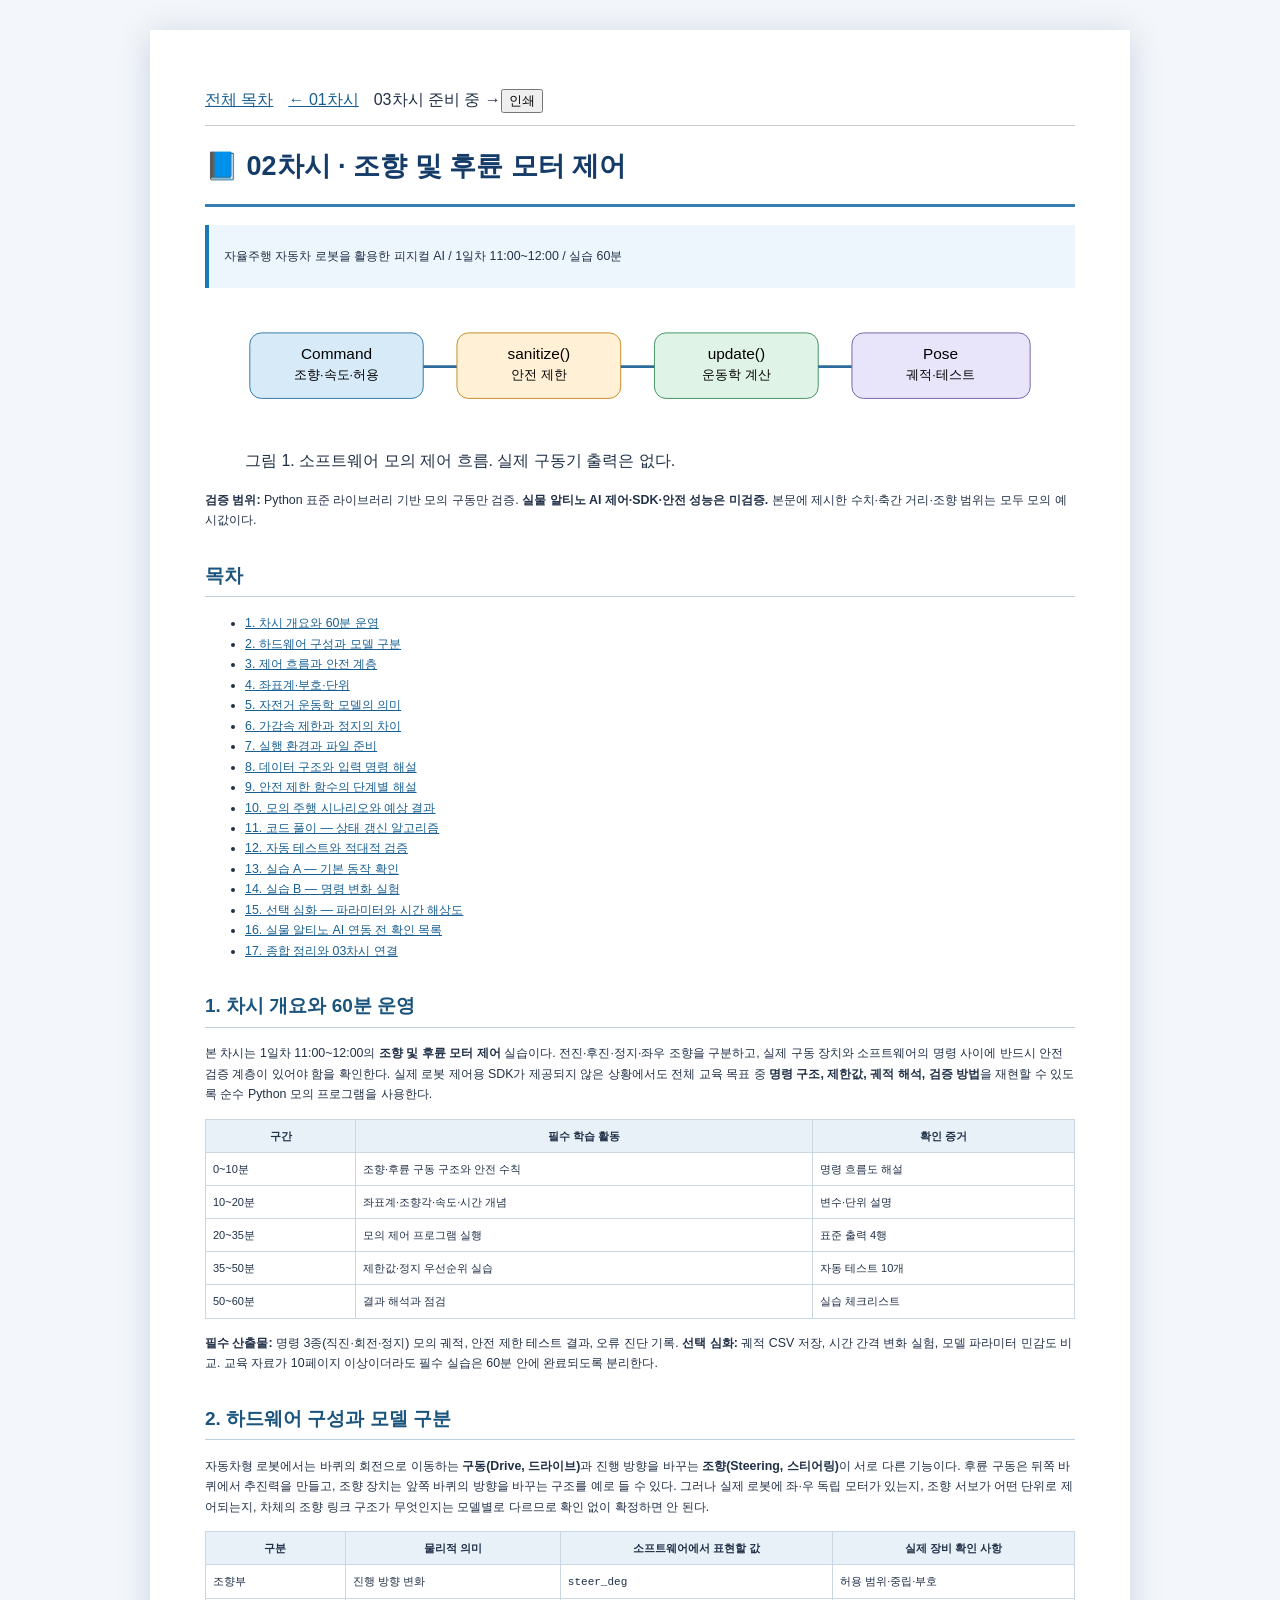
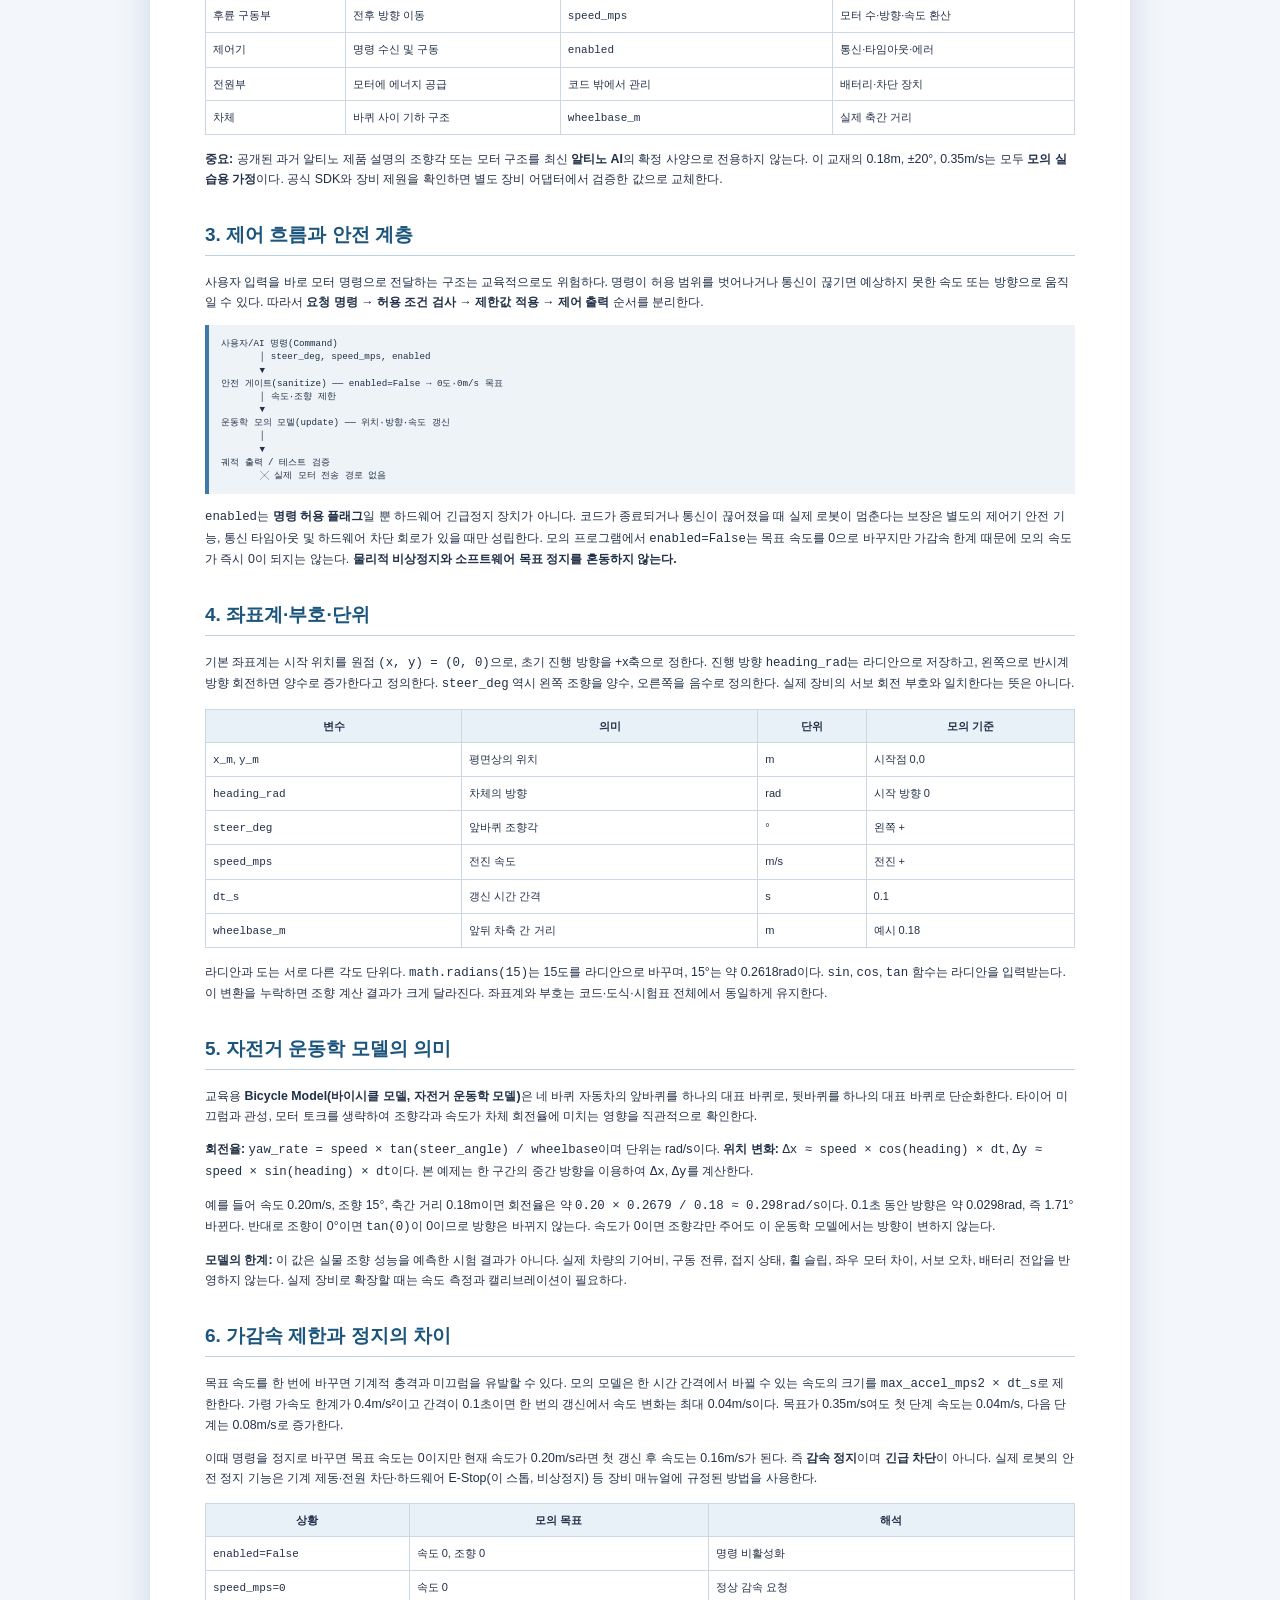
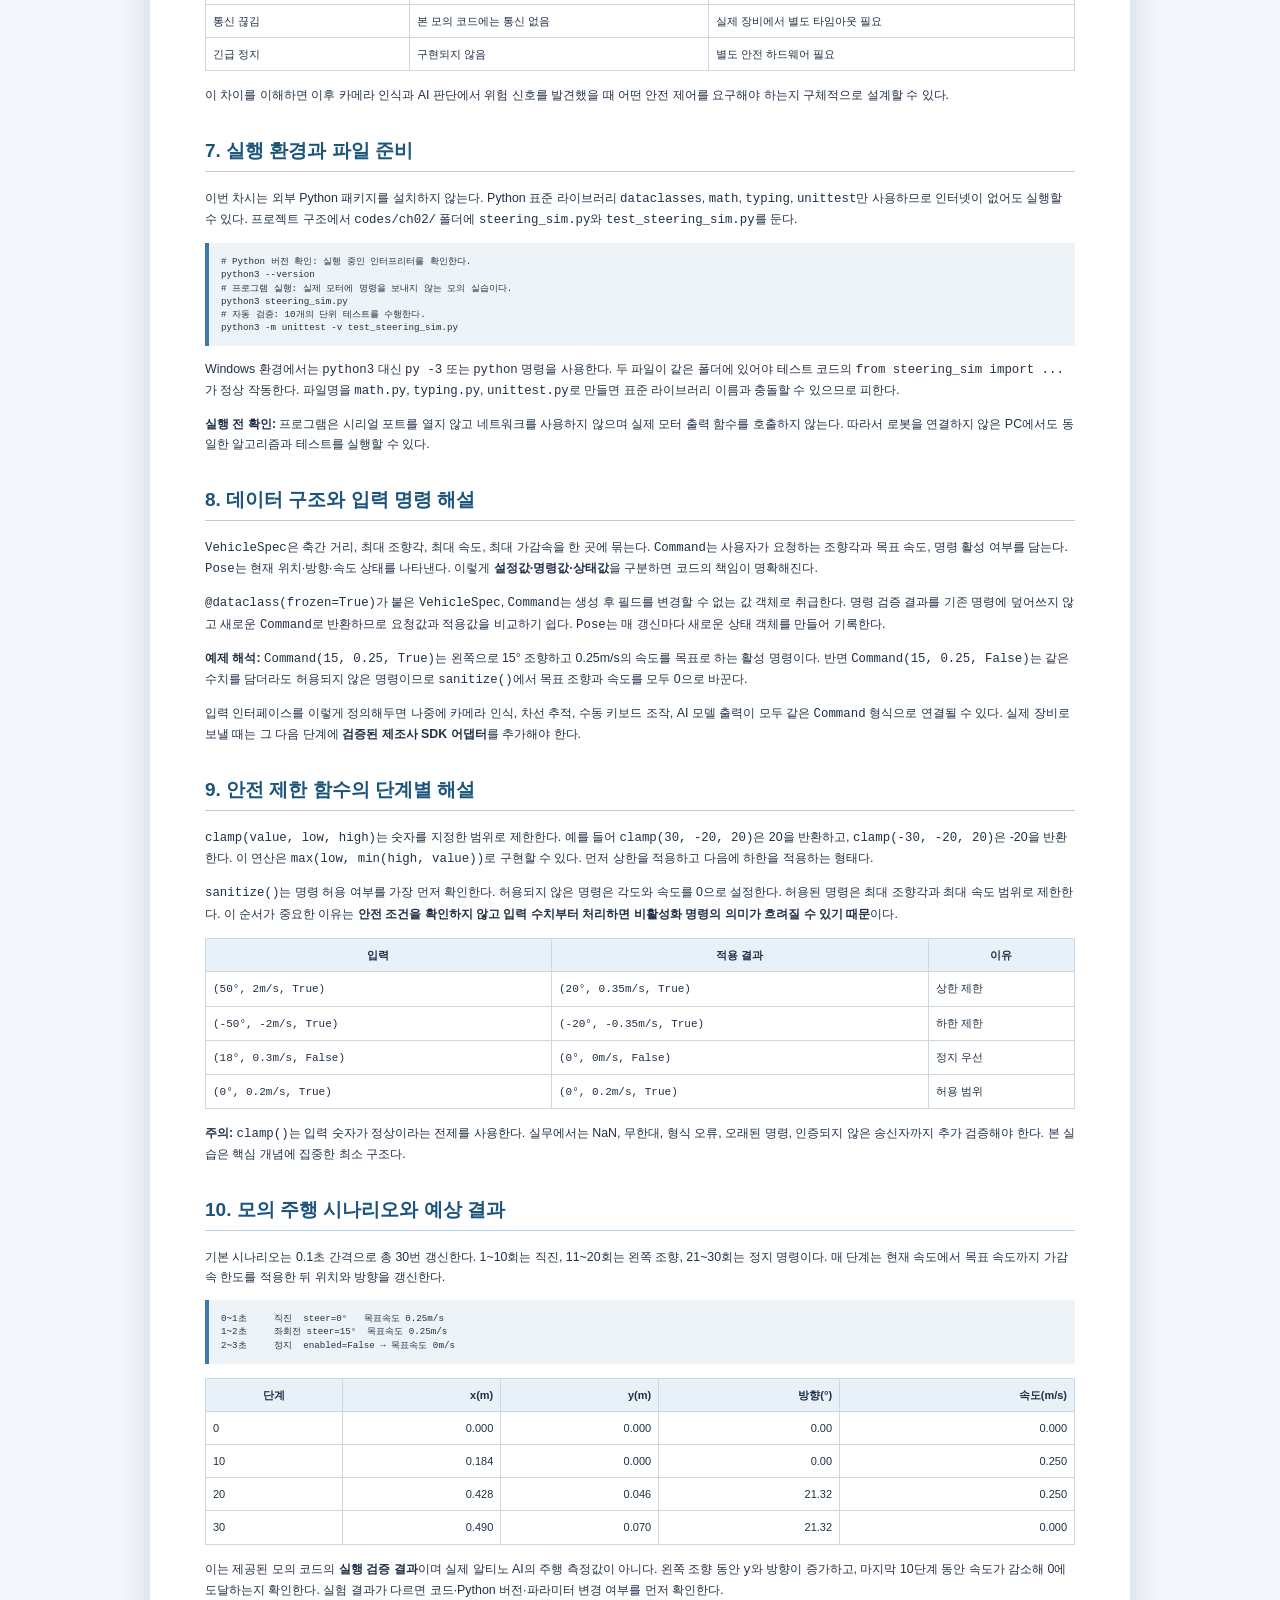
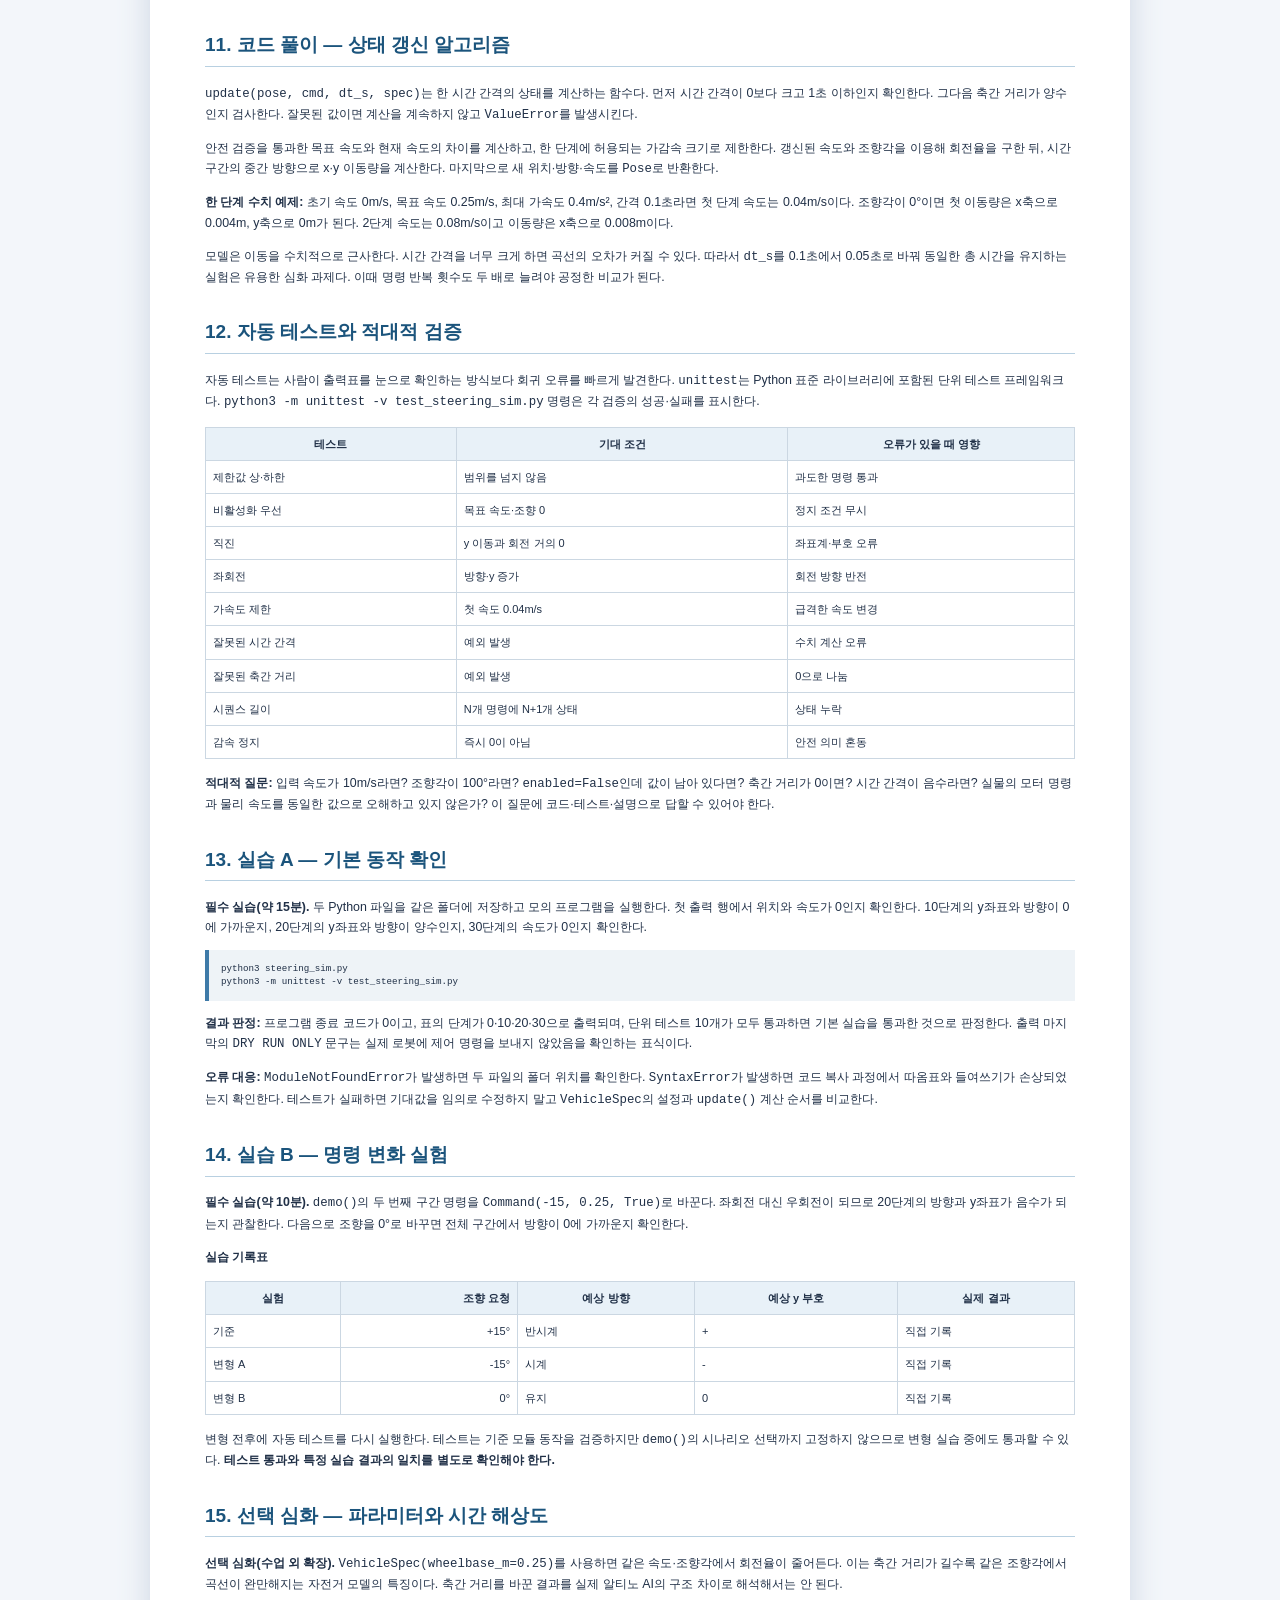
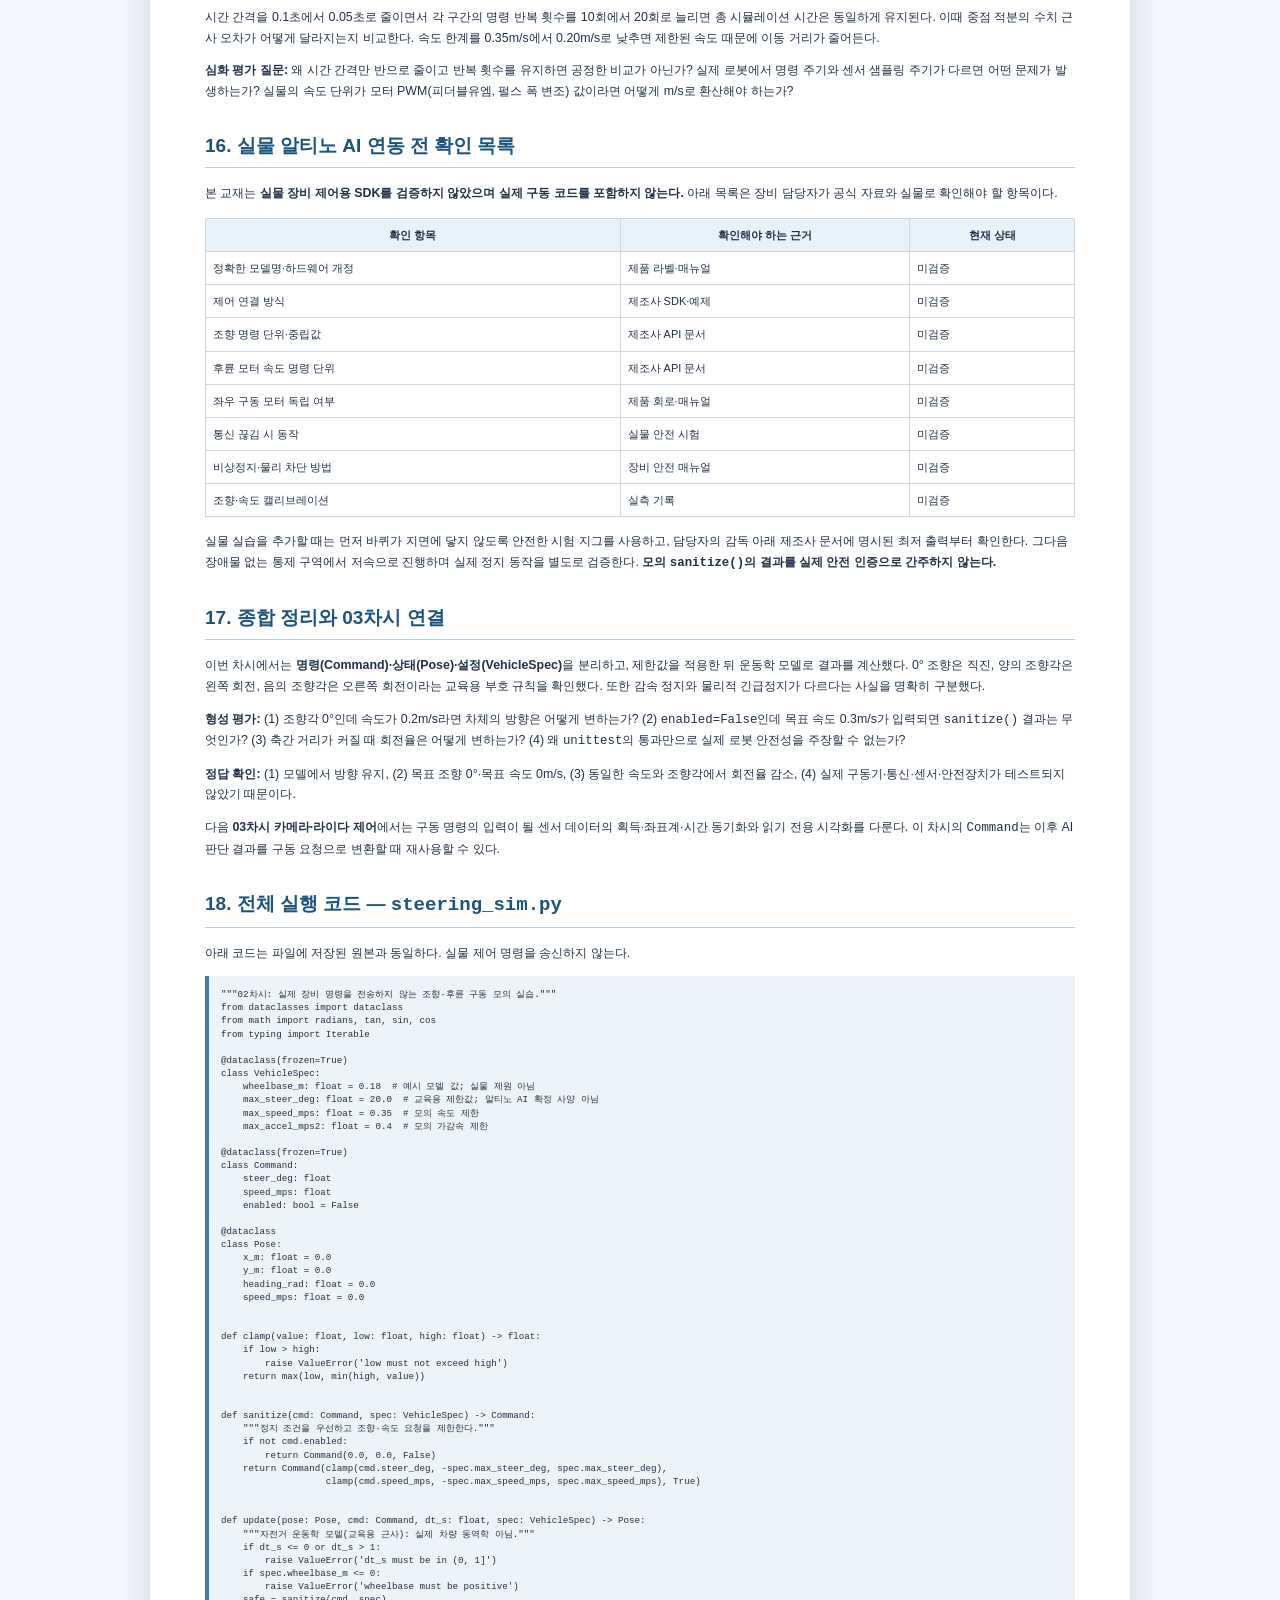
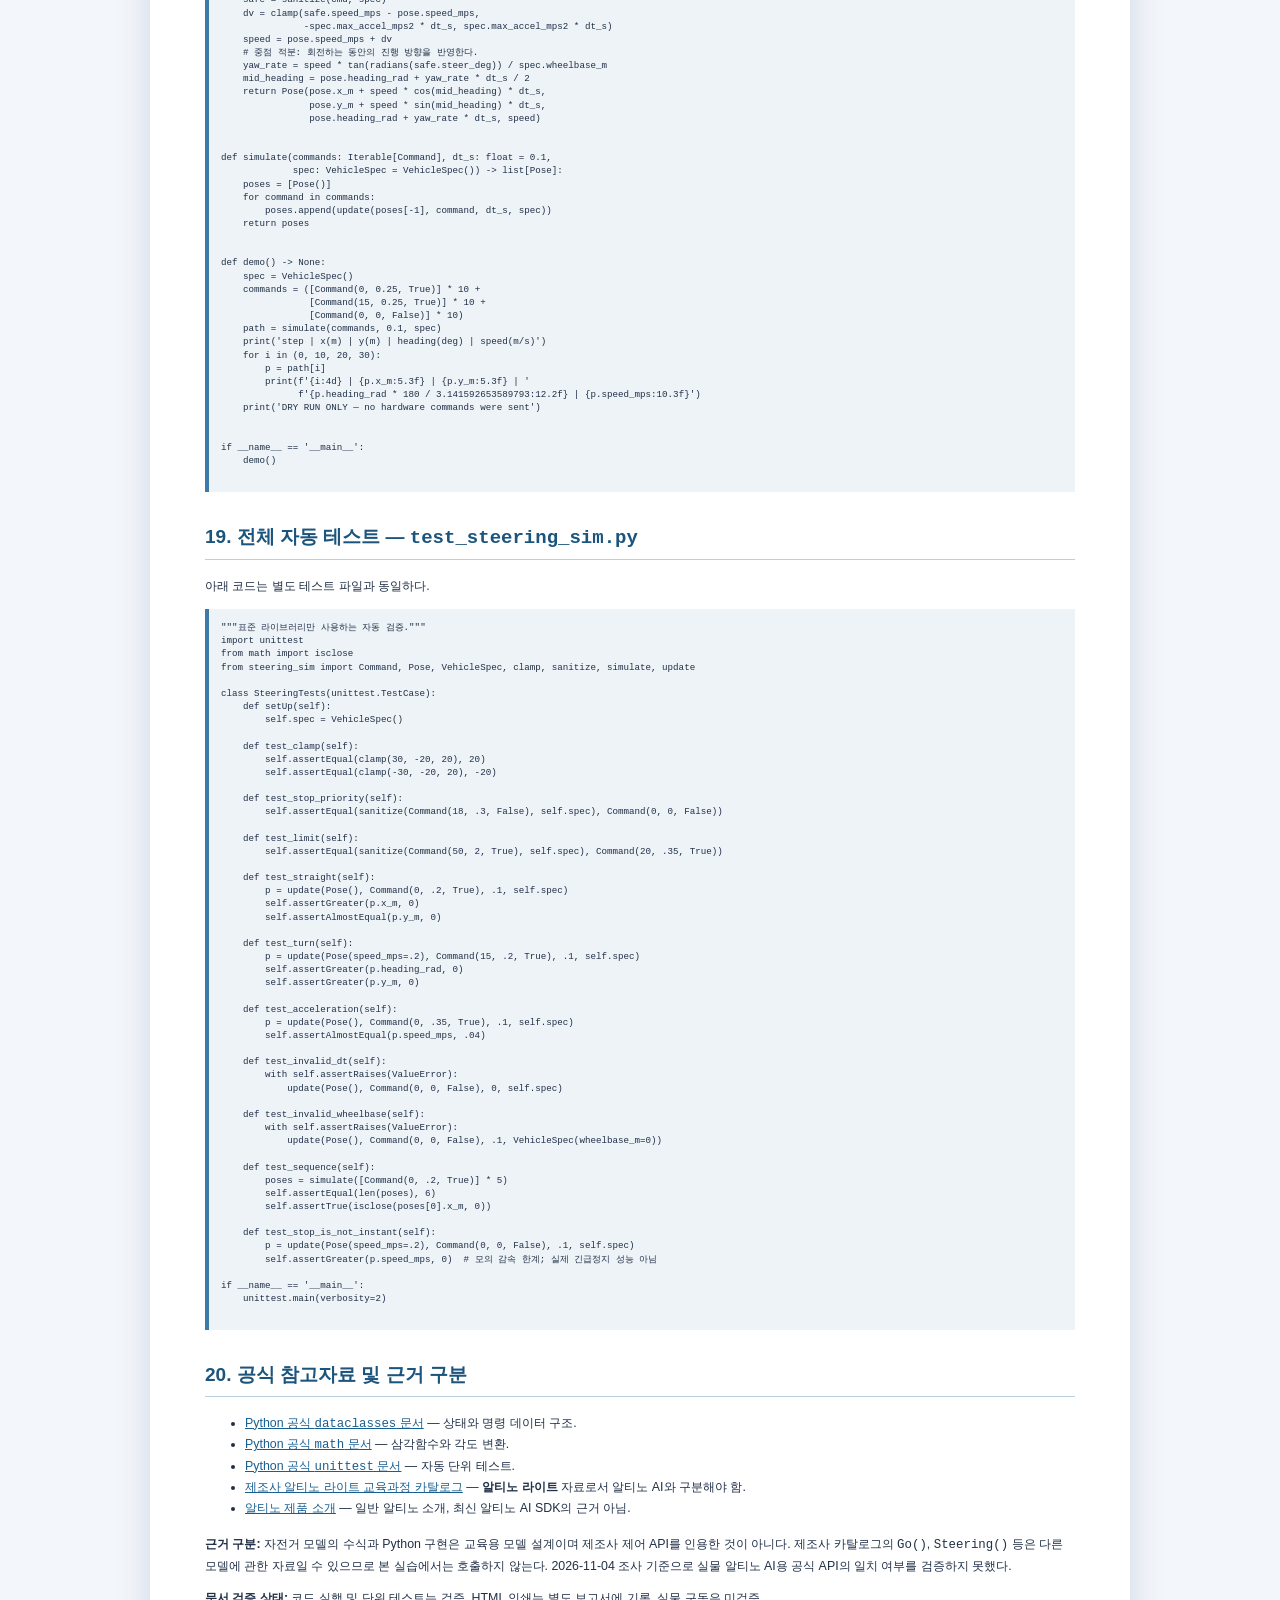
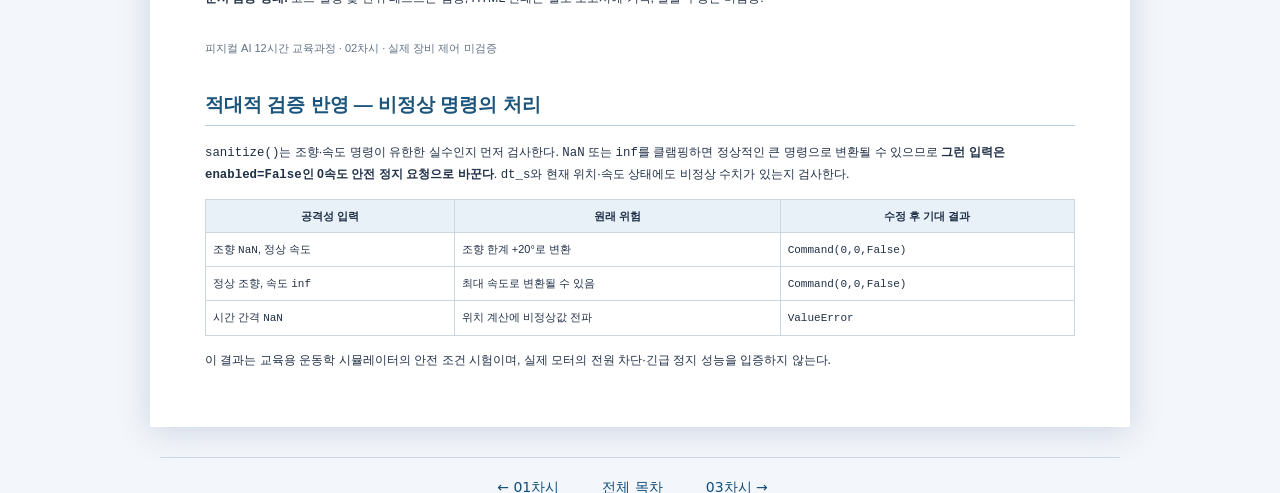
<file: chapters/ch02.html>
<!DOCTYPE html>
<html lang="ko"><head><meta charset="utf-8"/><meta content="width=device-width, initial-scale=1" name="viewport"/><title>02차시 | 조향 및 후륜 모터 제어</title><style>@page{size:A4;margin:17mm 17mm 17mm 17mm}*{box-sizing:border-box}body{font-family:"Noto Sans CJK KR","Noto Sans",sans-serif;color:#203047;background:#f3f6fa;line-height:1.65;margin:0}main{max-width:980px;margin:30px auto;background:white;padding:45px 55px;box-shadow:0 4px 30px #ccd5e2}h1{font-size:27px;color:#153c68;border-bottom:3px solid #367db6;padding-bottom:15px}h2{font-size:19px;color:#1b547c;border-bottom:1px solid #b8d0e1;padding-bottom:5px;margin-top:29px;break-after:avoid}h3{font-size:16px}p,li{font-size:12.4px;overflow-wrap:anywhere}table{border-collapse:collapse;width:100%;font-size:11px;margin:14px 0;break-inside:avoid}th,td{border:1px solid #cbd7e2;padding:7px;vertical-align:top}th{background:#e8f1f8}pre{background:#eef3f7;border-left:4px solid #3e7aa8;padding:12px;overflow-wrap:anywhere;white-space:pre-wrap;font-size:9.2px;line-height:1.43}code{font-family:monospace}a{color:#175f91}nav{padding:12px 0;border-bottom:1px solid #ccd}nav a{margin-right:15px}blockquote{background:#edf6fc;border-left:4px solid #1b78b2;padding:9px 15px;margin:15px 0}svg{max-width:100%;height:auto}footer{font-size:11px;color:#607084;margin-top:30px}@media print{body{background:white}main{padding:0;margin:0;max-width:none;box-shadow:none}nav button{display:none}a{color:#175f91;text-decoration:none}pre{font-size:8.8px}h2{margin-top:22px}p,li{font-size:11.4px}table{font-size:10.2px}footer{break-before:avoid}}</style><style>.audit-chapter-nav{display:flex;flex-wrap:wrap;gap:12px;justify-content:center;margin:2em auto;padding:14px;border-top:1px solid #ccd7e1;max-width:960px;font:500 14px/1.5 system-ui,sans-serif}.audit-chapter-nav a{color:#134e78;text-decoration:underline;padding:5px 8px}.audit-note,.verified-supplement{max-width:100%;margin-top:2em} .verified-supplement pre,.audit-note pre{white-space:pre-wrap;word-break:break-word} @media print {.audit-chapter-nav {display:none!important} .verified-supplement pre,.audit-note pre{white-space:pre-wrap;overflow-wrap:anywhere}}</style></head><body><main><nav aria-label="차시 이동"><a href="../index.html">전체 목차</a><a href="ch01.html">← 01차시</a><span>03차시 준비 중 →</span><button onclick="window.print()">인쇄</button></nav><h1>📘 02차시 · 조향 및 후륜 모터 제어</h1>
<blockquote>
<p>자율주행 자동차 로봇을 활용한 피지컬 AI / 1일차 11:00~12:00 / 실습 60분</p>
</blockquote><figure aria-label="명령 검증에서 모의 상태 갱신까지의 데이터 흐름"><svg aria-label="명령 → 안전 게이트 → 운동학 모델 → 궤적·검증" role="img" viewbox="0 0 820 140"><rect fill="#d7eaf8" height="68" rx="12" stroke="#3377a6" width="180" x="5" y="30"></rect><text font-size="16" text-anchor="middle" x="95" y="57">Command</text><text font-size="13" text-anchor="middle" x="95" y="78">조향·속도·허용</text><path d="M185 65 H220" stroke="#2d6b9c" stroke-width="3"></path><rect fill="#fff0d6" height="68" rx="12" stroke="#c58a22" width="170" x="220" y="30"></rect><text font-size="16" text-anchor="middle" x="305" y="57">sanitize()</text><text font-size="13" text-anchor="middle" x="305" y="78">안전 제한</text><path d="M390 65 H425" stroke="#2d6b9c" stroke-width="3"></path><rect fill="#dff4e7" height="68" rx="12" stroke="#419262" width="170" x="425" y="30"></rect><text font-size="16" text-anchor="middle" x="510" y="57">update()</text><text font-size="13" text-anchor="middle" x="510" y="78">운동학 계산</text><path d="M595 65 H630" stroke="#2d6b9c" stroke-width="3"></path><rect fill="#e8e4fa" height="68" rx="12" stroke="#7761a6" width="185" x="630" y="30"></rect><text font-size="16" text-anchor="middle" x="722" y="57">Pose</text><text font-size="13" text-anchor="middle" x="722" y="78">궤적·테스트</text></svg><figcaption>그림 1. 소프트웨어 모의 제어 흐름. 실제 구동기 출력은 없다.</figcaption></figure>
<p><strong>검증 범위:</strong> Python 표준 라이브러리 기반 모의 구동만 검증. <strong>실물 알티노 AI 제어·SDK·안전 성능은 미검증.</strong> 본문에 제시한 수치·축간 거리·조향 범위는 모두 모의 예시값이다.</p>
<h2>목차</h2>
<ul>
<li><a href="#s1">1. 차시 개요와 60분 운영</a></li>
<li><a href="#s2">2. 하드웨어 구성과 모델 구분</a></li>
<li><a href="#s3">3. 제어 흐름과 안전 계층</a></li>
<li><a href="#s4">4. 좌표계·부호·단위</a></li>
<li><a href="#s5">5. 자전거 운동학 모델의 의미</a></li>
<li><a href="#s6">6. 가감속 제한과 정지의 차이</a></li>
<li><a href="#s7">7. 실행 환경과 파일 준비</a></li>
<li><a href="#s8">8. 데이터 구조와 입력 명령 해설</a></li>
<li><a href="#s9">9. 안전 제한 함수의 단계별 해설</a></li>
<li><a href="#s10">10. 모의 주행 시나리오와 예상 결과</a></li>
<li><a href="#s11">11. 코드 풀이 — 상태 갱신 알고리즘</a></li>
<li><a href="#s12">12. 자동 테스트와 적대적 검증</a></li>
<li><a href="#s13">13. 실습 A — 기본 동작 확인</a></li>
<li><a href="#s14">14. 실습 B — 명령 변화 실험</a></li>
<li><a href="#s15">15. 선택 심화 — 파라미터와 시간 해상도</a></li>
<li><a href="#s16">16. 실물 알티노 AI 연동 전 확인 목록</a></li>
<li><a href="#s17">17. 종합 정리와 03차시 연결</a></li>
</ul>
<h2 id="s1">1. 차시 개요와 60분 운영</h2>
<p>본 차시는 1일차 11:00~12:00의 <strong>조향 및 후륜 모터 제어</strong> 실습이다. 전진·후진·정지·좌우 조향을 구분하고, 실제 구동 장치와 소프트웨어의 명령 사이에 반드시 안전 검증 계층이 있어야 함을 확인한다. 실제 로봇 제어용 SDK가 제공되지 않은 상황에서도 전체 교육 목표 중 <strong>명령 구조, 제한값, 궤적 해석, 검증 방법</strong>을 재현할 수 있도록 순수 Python 모의 프로그램을 사용한다.</p>
<table>
<thead>
<tr>
<th>구간</th>
<th>필수 학습 활동</th>
<th>확인 증거</th>
</tr>
</thead>
<tbody>
<tr>
<td>0~10분</td>
<td>조향·후륜 구동 구조와 안전 수칙</td>
<td>명령 흐름도 해설</td>
</tr>
<tr>
<td>10~20분</td>
<td>좌표계·조향각·속도·시간 개념</td>
<td>변수·단위 설명</td>
</tr>
<tr>
<td>20~35분</td>
<td>모의 제어 프로그램 실행</td>
<td>표준 출력 4행</td>
</tr>
<tr>
<td>35~50분</td>
<td>제한값·정지 우선순위 실습</td>
<td>자동 테스트 10개</td>
</tr>
<tr>
<td>50~60분</td>
<td>결과 해석과 점검</td>
<td>실습 체크리스트</td>
</tr>
</tbody>
</table>
<p><strong>필수 산출물:</strong> 명령 3종(직진·회전·정지) 모의 궤적, 안전 제한 테스트 결과, 오류 진단 기록. <strong>선택 심화:</strong> 궤적 CSV 저장, 시간 간격 변화 실험, 모델 파라미터 민감도 비교. 교육 자료가 10페이지 이상이더라도 필수 실습은 60분 안에 완료되도록 분리한다.</p>
<h2 id="s2">2. 하드웨어 구성과 모델 구분</h2>
<p>자동차형 로봇에서는 바퀴의 회전으로 이동하는 <strong>구동(Drive, 드라이브)</strong>과 진행 방향을 바꾸는 <strong>조향(Steering, 스티어링)</strong>이 서로 다른 기능이다. 후륜 구동은 뒤쪽 바퀴에서 추진력을 만들고, 조향 장치는 앞쪽 바퀴의 방향을 바꾸는 구조를 예로 들 수 있다. 그러나 실제 로봇에 좌·우 독립 모터가 있는지, 조향 서보가 어떤 단위로 제어되는지, 차체의 조향 링크 구조가 무엇인지는 모델별로 다르므로 확인 없이 확정하면 안 된다.</p>
<table>
<thead>
<tr>
<th>구분</th>
<th>물리적 의미</th>
<th>소프트웨어에서 표현할 값</th>
<th>실제 장비 확인 사항</th>
</tr>
</thead>
<tbody>
<tr>
<td>조향부</td>
<td>진행 방향 변화</td>
<td><code>steer_deg</code></td>
<td>허용 범위·중립·부호</td>
</tr>
<tr>
<td>후륜 구동부</td>
<td>전후 방향 이동</td>
<td><code>speed_mps</code></td>
<td>모터 수·방향·속도 환산</td>
</tr>
<tr>
<td>제어기</td>
<td>명령 수신 및 구동</td>
<td><code>enabled</code></td>
<td>통신·타임아웃·에러</td>
</tr>
<tr>
<td>전원부</td>
<td>모터에 에너지 공급</td>
<td>코드 밖에서 관리</td>
<td>배터리·차단 장치</td>
</tr>
<tr>
<td>차체</td>
<td>바퀴 사이 기하 구조</td>
<td><code>wheelbase_m</code></td>
<td>실제 축간 거리</td>
</tr>
</tbody>
</table>
<p><strong>중요:</strong> 공개된 과거 알티노 제품 설명의 조향각 또는 모터 구조를 최신 <strong>알티노 AI</strong>의 확정 사양으로 전용하지 않는다. 이 교재의 0.18m, ±20°, 0.35m/s는 모두 <strong>모의 실습용 가정</strong>이다. 공식 SDK와 장비 제원을 확인하면 별도 장비 어댑터에서 검증한 값으로 교체한다.</p>
<h2 id="s3">3. 제어 흐름과 안전 계층</h2>
<p>사용자 입력을 바로 모터 명령으로 전달하는 구조는 교육적으로도 위험하다. 명령이 허용 범위를 벗어나거나 통신이 끊기면 예상하지 못한 속도 또는 방향으로 움직일 수 있다. 따라서 <strong>요청 명령 → 허용 조건 검사 → 제한값 적용 → 제어 출력</strong> 순서를 분리한다.</p>
<pre><code class="language-text">사용자/AI 명령(Command)
       │ steer_deg, speed_mps, enabled
       ▼
안전 게이트(sanitize) ── enabled=False → 0도·0m/s 목표
       │ 속도·조향 제한
       ▼
운동학 모의 모델(update) ── 위치·방향·속도 갱신
       │
       ▼
궤적 출력 / 테스트 검증
       ╳ 실제 모터 전송 경로 없음
</code></pre>
<p><code>enabled</code>는 <strong>명령 허용 플래그</strong>일 뿐 하드웨어 긴급정지 장치가 아니다. 코드가 종료되거나 통신이 끊어졌을 때 실제 로봇이 멈춘다는 보장은 별도의 제어기 안전 기능, 통신 타임아웃 및 하드웨어 차단 회로가 있을 때만 성립한다. 모의 프로그램에서 <code>enabled=False</code>는 목표 속도를 0으로 바꾸지만 가감속 한계 때문에 모의 속도가 즉시 0이 되지는 않는다. <strong>물리적 비상정지와 소프트웨어 목표 정지를 혼동하지 않는다.</strong></p>
<h2 id="s4">4. 좌표계·부호·단위</h2>
<p>기본 좌표계는 시작 위치를 원점 <code>(x, y) = (0, 0)</code>으로, 초기 진행 방향을 +x축으로 정한다. 진행 방향 <code>heading_rad</code>는 라디안으로 저장하고, 왼쪽으로 반시계 방향 회전하면 양수로 증가한다고 정의한다. <code>steer_deg</code> 역시 왼쪽 조향을 양수, 오른쪽을 음수로 정의한다. 실제 장비의 서보 회전 부호와 일치한다는 뜻은 아니다.</p>
<table>
<thead>
<tr>
<th>변수</th>
<th>의미</th>
<th>단위</th>
<th>모의 기준</th>
</tr>
</thead>
<tbody>
<tr>
<td><code>x_m</code>, <code>y_m</code></td>
<td>평면상의 위치</td>
<td>m</td>
<td>시작점 0,0</td>
</tr>
<tr>
<td><code>heading_rad</code></td>
<td>차체의 방향</td>
<td>rad</td>
<td>시작 방향 0</td>
</tr>
<tr>
<td><code>steer_deg</code></td>
<td>앞바퀴 조향각</td>
<td>°</td>
<td>왼쪽 +</td>
</tr>
<tr>
<td><code>speed_mps</code></td>
<td>전진 속도</td>
<td>m/s</td>
<td>전진 +</td>
</tr>
<tr>
<td><code>dt_s</code></td>
<td>갱신 시간 간격</td>
<td>s</td>
<td>0.1</td>
</tr>
<tr>
<td><code>wheelbase_m</code></td>
<td>앞뒤 차축 간 거리</td>
<td>m</td>
<td>예시 0.18</td>
</tr>
</tbody>
</table>
<p>라디안과 도는 서로 다른 각도 단위다. <code>math.radians(15)</code>는 15도를 라디안으로 바꾸며, 15°는 약 0.2618rad이다. <code>sin</code>, <code>cos</code>, <code>tan</code> 함수는 라디안을 입력받는다. 이 변환을 누락하면 조향 계산 결과가 크게 달라진다. 좌표계와 부호는 코드·도식·시험표 전체에서 동일하게 유지한다.</p>
<h2 id="s5">5. 자전거 운동학 모델의 의미</h2>
<p>교육용 <strong>Bicycle Model(바이시클 모델, 자전거 운동학 모델)</strong>은 네 바퀴 자동차의 앞바퀴를 하나의 대표 바퀴로, 뒷바퀴를 하나의 대표 바퀴로 단순화한다. 타이어 미끄럼과 관성, 모터 토크를 생략하여 조향각과 속도가 차체 회전율에 미치는 영향을 직관적으로 확인한다.</p>
<p><strong>회전율:</strong> <code>yaw_rate = speed × tan(steer_angle) / wheelbase</code>이며 단위는 rad/s이다. <strong>위치 변화:</strong> <code>Δx ≈ speed × cos(heading) × dt</code>, <code>Δy ≈ speed × sin(heading) × dt</code>이다. 본 예제는 한 구간의 중간 방향을 이용하여 <code>Δx</code>, <code>Δy</code>를 계산한다.</p>
<p>예를 들어 속도 0.20m/s, 조향 15°, 축간 거리 0.18m이면 회전율은 약 <code>0.20 × 0.2679 / 0.18 ≈ 0.298rad/s</code>이다. 0.1초 동안 방향은 약 0.0298rad, 즉 1.71° 바뀐다. 반대로 조향이 0°이면 <code>tan(0)</code>이 0이므로 방향은 바뀌지 않는다. 속도가 0이면 조향각만 주어도 이 운동학 모델에서는 방향이 변하지 않는다.</p>
<p><strong>모델의 한계:</strong> 이 값은 실물 조향 성능을 예측한 시험 결과가 아니다. 실제 차량의 기어비, 구동 전류, 접지 상태, 휠 슬립, 좌우 모터 차이, 서보 오차, 배터리 전압을 반영하지 않는다. 실제 장비로 확장할 때는 속도 측정과 캘리브레이션이 필요하다.</p>
<h2 id="s6">6. 가감속 제한과 정지의 차이</h2>
<p>목표 속도를 한 번에 바꾸면 기계적 충격과 미끄럼을 유발할 수 있다. 모의 모델은 한 시간 간격에서 바뀔 수 있는 속도의 크기를 <code>max_accel_mps2 × dt_s</code>로 제한한다. 가령 가속도 한계가 0.4m/s²이고 간격이 0.1초이면 한 번의 갱신에서 속도 변화는 최대 0.04m/s이다. 목표가 0.35m/s여도 첫 단계 속도는 0.04m/s, 다음 단계는 0.08m/s로 증가한다.</p>
<p>이때 명령을 정지로 바꾸면 목표 속도는 0이지만 현재 속도가 0.20m/s라면 첫 갱신 후 속도는 0.16m/s가 된다. 즉 <strong>감속 정지</strong>이며 <strong>긴급 차단</strong>이 아니다. 실제 로봇의 안전 정지 기능은 기계 제동·전원 차단·하드웨어 E-Stop(이 스톱, 비상정지) 등 장비 매뉴얼에 규정된 방법을 사용한다.</p>
<table>
<thead>
<tr>
<th>상황</th>
<th>모의 목표</th>
<th>해석</th>
</tr>
</thead>
<tbody>
<tr>
<td><code>enabled=False</code></td>
<td>속도 0, 조향 0</td>
<td>명령 비활성화</td>
</tr>
<tr>
<td><code>speed_mps=0</code></td>
<td>속도 0</td>
<td>정상 감속 요청</td>
</tr>
<tr>
<td>통신 끊김</td>
<td>본 모의 코드에는 통신 없음</td>
<td>실제 장비에서 별도 타임아웃 필요</td>
</tr>
<tr>
<td>긴급 정지</td>
<td>구현되지 않음</td>
<td>별도 안전 하드웨어 필요</td>
</tr>
</tbody>
</table>
<p>이 차이를 이해하면 이후 카메라 인식과 AI 판단에서 위험 신호를 발견했을 때 어떤 안전 제어를 요구해야 하는지 구체적으로 설계할 수 있다.</p>
<h2 id="s7">7. 실행 환경과 파일 준비</h2>
<p>이번 차시는 외부 Python 패키지를 설치하지 않는다. Python 표준 라이브러리 <code>dataclasses</code>, <code>math</code>, <code>typing</code>, <code>unittest</code>만 사용하므로 인터넷이 없어도 실행할 수 있다. 프로젝트 구조에서 <code>codes/ch02/</code> 폴더에 <code>steering_sim.py</code>와 <code>test_steering_sim.py</code>를 둔다.</p>
<pre><code class="language-bash"># Python 버전 확인: 실행 중인 인터프리터를 확인한다.
python3 --version
# 프로그램 실행: 실제 모터에 명령을 보내지 않는 모의 실습이다.
python3 steering_sim.py
# 자동 검증: 10개의 단위 테스트를 수행한다.
python3 -m unittest -v test_steering_sim.py
</code></pre>
<p>Windows 환경에서는 <code>python3</code> 대신 <code>py -3</code> 또는 <code>python</code> 명령을 사용한다. 두 파일이 같은 폴더에 있어야 테스트 코드의 <code>from steering_sim import ...</code>가 정상 작동한다. 파일명을 <code>math.py</code>, <code>typing.py</code>, <code>unittest.py</code>로 만들면 표준 라이브러리 이름과 충돌할 수 있으므로 피한다.</p>
<p><strong>실행 전 확인:</strong> 프로그램은 시리얼 포트를 열지 않고 네트워크를 사용하지 않으며 실제 모터 출력 함수를 호출하지 않는다. 따라서 로봇을 연결하지 않은 PC에서도 동일한 알고리즘과 테스트를 실행할 수 있다.</p>
<h2 id="s8">8. 데이터 구조와 입력 명령 해설</h2>
<p><code>VehicleSpec</code>은 축간 거리, 최대 조향각, 최대 속도, 최대 가감속을 한 곳에 묶는다. <code>Command</code>는 사용자가 요청하는 조향각과 목표 속도, 명령 활성 여부를 담는다. <code>Pose</code>는 현재 위치·방향·속도 상태를 나타낸다. 이렇게 <strong>설정값·명령값·상태값</strong>을 구분하면 코드의 책임이 명확해진다.</p>
<p><code>@dataclass(frozen=True)</code>가 붙은 <code>VehicleSpec</code>, <code>Command</code>는 생성 후 필드를 변경할 수 없는 값 객체로 취급한다. 명령 검증 결과를 기존 명령에 덮어쓰지 않고 새로운 <code>Command</code>로 반환하므로 요청값과 적용값을 비교하기 쉽다. <code>Pose</code>는 매 갱신마다 새로운 상태 객체를 만들어 기록한다.</p>
<p><strong>예제 해석:</strong> <code>Command(15, 0.25, True)</code>는 왼쪽으로 15° 조향하고 0.25m/s의 속도를 목표로 하는 활성 명령이다. 반면 <code>Command(15, 0.25, False)</code>는 같은 수치를 담더라도 허용되지 않은 명령이므로 <code>sanitize()</code>에서 목표 조향과 속도를 모두 0으로 바꾼다.</p>
<p>입력 인터페이스를 이렇게 정의해두면 나중에 카메라 인식, 차선 추적, 수동 키보드 조작, AI 모델 출력이 모두 같은 <code>Command</code> 형식으로 연결될 수 있다. 실제 장비로 보낼 때는 그 다음 단계에 <strong>검증된 제조사 SDK 어댑터</strong>를 추가해야 한다.</p>
<h2 id="s9">9. 안전 제한 함수의 단계별 해설</h2>
<p><code>clamp(value, low, high)</code>는 숫자를 지정한 범위로 제한한다. 예를 들어 <code>clamp(30, -20, 20)</code>은 20을 반환하고, <code>clamp(-30, -20, 20)</code>은 -20을 반환한다. 이 연산은 <code>max(low, min(high, value))</code>로 구현할 수 있다. 먼저 상한을 적용하고 다음에 하한을 적용하는 형태다.</p>
<p><code>sanitize()</code>는 명령 허용 여부를 가장 먼저 확인한다. 허용되지 않은 명령은 각도와 속도를 0으로 설정한다. 허용된 명령은 최대 조향각과 최대 속도 범위로 제한한다. 이 순서가 중요한 이유는 <strong>안전 조건을 확인하지 않고 입력 수치부터 처리하면 비활성화 명령의 의미가 흐려질 수 있기 때문</strong>이다.</p>
<table>
<thead>
<tr>
<th>입력</th>
<th>적용 결과</th>
<th>이유</th>
</tr>
</thead>
<tbody>
<tr>
<td><code>(50°, 2m/s, True)</code></td>
<td><code>(20°, 0.35m/s, True)</code></td>
<td>상한 제한</td>
</tr>
<tr>
<td><code>(-50°, -2m/s, True)</code></td>
<td><code>(-20°, -0.35m/s, True)</code></td>
<td>하한 제한</td>
</tr>
<tr>
<td><code>(18°, 0.3m/s, False)</code></td>
<td><code>(0°, 0m/s, False)</code></td>
<td>정지 우선</td>
</tr>
<tr>
<td><code>(0°, 0.2m/s, True)</code></td>
<td><code>(0°, 0.2m/s, True)</code></td>
<td>허용 범위</td>
</tr>
</tbody>
</table>
<p><strong>주의:</strong> <code>clamp()</code>는 입력 숫자가 정상이라는 전제를 사용한다. 실무에서는 NaN, 무한대, 형식 오류, 오래된 명령, 인증되지 않은 송신자까지 추가 검증해야 한다. 본 실습은 핵심 개념에 집중한 최소 구조다.</p>
<h2 id="s10">10. 모의 주행 시나리오와 예상 결과</h2>
<p>기본 시나리오는 0.1초 간격으로 총 30번 갱신한다. 1~10회는 직진, 11~20회는 왼쪽 조향, 21~30회는 정지 명령이다. 매 단계는 현재 속도에서 목표 속도까지 가감속 한도를 적용한 뒤 위치와 방향을 갱신한다.</p>
<pre><code class="language-text">0~1초     직진  steer=0°   목표속도 0.25m/s
1~2초     좌회전 steer=15°  목표속도 0.25m/s
2~3초     정지  enabled=False → 목표속도 0m/s
</code></pre>
<table>
<thead>
<tr>
<th>단계</th>
<th style="text-align:right">x(m)</th>
<th style="text-align:right">y(m)</th>
<th style="text-align:right">방향(°)</th>
<th style="text-align:right">속도(m/s)</th>
</tr>
</thead>
<tbody>
<tr>
<td>0</td>
<td style="text-align:right">0.000</td>
<td style="text-align:right">0.000</td>
<td style="text-align:right">0.00</td>
<td style="text-align:right">0.000</td>
</tr>
<tr>
<td>10</td>
<td style="text-align:right">0.184</td>
<td style="text-align:right">0.000</td>
<td style="text-align:right">0.00</td>
<td style="text-align:right">0.250</td>
</tr>
<tr>
<td>20</td>
<td style="text-align:right">0.428</td>
<td style="text-align:right">0.046</td>
<td style="text-align:right">21.32</td>
<td style="text-align:right">0.250</td>
</tr>
<tr>
<td>30</td>
<td style="text-align:right">0.490</td>
<td style="text-align:right">0.070</td>
<td style="text-align:right">21.32</td>
<td style="text-align:right">0.000</td>
</tr>
</tbody>
</table>
<p>이는 제공된 모의 코드의 <strong>실행 검증 결과</strong>이며 실제 알티노 AI의 주행 측정값이 아니다. 왼쪽 조향 동안 <code>y</code>와 방향이 증가하고, 마지막 10단계 동안 속도가 감소해 0에 도달하는지 확인한다. 실험 결과가 다르면 코드·Python 버전·파라미터 변경 여부를 먼저 확인한다.</p>
<h2 id="s11">11. 코드 풀이 — 상태 갱신 알고리즘</h2>
<p><code>update(pose, cmd, dt_s, spec)</code>는 한 시간 간격의 상태를 계산하는 함수다. 먼저 시간 간격이 0보다 크고 1초 이하인지 확인한다. 그다음 축간 거리가 양수인지 검사한다. 잘못된 값이면 계산을 계속하지 않고 <code>ValueError</code>를 발생시킨다.</p>
<p>안전 검증을 통과한 목표 속도와 현재 속도의 차이를 계산하고, 한 단계에 허용되는 가감속 크기로 제한한다. 갱신된 속도와 조향각을 이용해 회전율을 구한 뒤, 시간 구간의 중간 방향으로 x·y 이동량을 계산한다. 마지막으로 새 위치·방향·속도를 <code>Pose</code>로 반환한다.</p>
<p><strong>한 단계 수치 예제:</strong> 초기 속도 0m/s, 목표 속도 0.25m/s, 최대 가속도 0.4m/s², 간격 0.1초라면 첫 단계 속도는 0.04m/s이다. 조향각이 0°이면 첫 이동량은 x축으로 0.004m, y축으로 0m가 된다. 2단계 속도는 0.08m/s이고 이동량은 x축으로 0.008m이다.</p>
<p>모델은 이동을 수치적으로 근사한다. 시간 간격을 너무 크게 하면 곡선의 오차가 커질 수 있다. 따라서 <code>dt_s</code>를 0.1초에서 0.05초로 바꿔 동일한 총 시간을 유지하는 실험은 유용한 심화 과제다. 이때 명령 반복 횟수도 두 배로 늘려야 공정한 비교가 된다.</p>
<h2 id="s12">12. 자동 테스트와 적대적 검증</h2>
<p>자동 테스트는 사람이 출력표를 눈으로 확인하는 방식보다 회귀 오류를 빠르게 발견한다. <code>unittest</code>는 Python 표준 라이브러리에 포함된 단위 테스트 프레임워크다. <code>python3 -m unittest -v test_steering_sim.py</code> 명령은 각 검증의 성공·실패를 표시한다.</p>
<table>
<thead>
<tr>
<th>테스트</th>
<th>기대 조건</th>
<th>오류가 있을 때 영향</th>
</tr>
</thead>
<tbody>
<tr>
<td>제한값 상·하한</td>
<td>범위를 넘지 않음</td>
<td>과도한 명령 통과</td>
</tr>
<tr>
<td>비활성화 우선</td>
<td>목표 속도·조향 0</td>
<td>정지 조건 무시</td>
</tr>
<tr>
<td>직진</td>
<td>y 이동과 회전 거의 0</td>
<td>좌표계·부호 오류</td>
</tr>
<tr>
<td>좌회전</td>
<td>방향·y 증가</td>
<td>회전 방향 반전</td>
</tr>
<tr>
<td>가속도 제한</td>
<td>첫 속도 0.04m/s</td>
<td>급격한 속도 변경</td>
</tr>
<tr>
<td>잘못된 시간 간격</td>
<td>예외 발생</td>
<td>수치 계산 오류</td>
</tr>
<tr>
<td>잘못된 축간 거리</td>
<td>예외 발생</td>
<td>0으로 나눔</td>
</tr>
<tr>
<td>시퀀스 길이</td>
<td>N개 명령에 N+1개 상태</td>
<td>상태 누락</td>
</tr>
<tr>
<td>감속 정지</td>
<td>즉시 0이 아님</td>
<td>안전 의미 혼동</td>
</tr>
</tbody>
</table>
<p><strong>적대적 질문:</strong> 입력 속도가 10m/s라면? 조향각이 100°라면? <code>enabled=False</code>인데 값이 남아 있다면? 축간 거리가 0이면? 시간 간격이 음수라면? 실물의 모터 명령과 물리 속도를 동일한 값으로 오해하고 있지 않은가? 이 질문에 코드·테스트·설명으로 답할 수 있어야 한다.</p>
<h2 id="s13">13. 실습 A — 기본 동작 확인</h2>
<p><strong>필수 실습(약 15분).</strong> 두 Python 파일을 같은 폴더에 저장하고 모의 프로그램을 실행한다. 첫 출력 행에서 위치와 속도가 0인지 확인한다. 10단계의 y좌표와 방향이 0에 가까운지, 20단계의 y좌표와 방향이 양수인지, 30단계의 속도가 0인지 확인한다.</p>
<pre><code class="language-bash">python3 steering_sim.py
python3 -m unittest -v test_steering_sim.py
</code></pre>
<p><strong>결과 판정:</strong> 프로그램 종료 코드가 0이고, 표의 단계가 0·10·20·30으로 출력되며, 단위 테스트 10개가 모두 통과하면 기본 실습을 통과한 것으로 판정한다. 출력 마지막의 <code>DRY RUN ONLY</code> 문구는 실제 로봇에 제어 명령을 보내지 않았음을 확인하는 표식이다.</p>
<p><strong>오류 대응:</strong> <code>ModuleNotFoundError</code>가 발생하면 두 파일의 폴더 위치를 확인한다. <code>SyntaxError</code>가 발생하면 코드 복사 과정에서 따옴표와 들여쓰기가 손상되었는지 확인한다. 테스트가 실패하면 기대값을 임의로 수정하지 말고 <code>VehicleSpec</code>의 설정과 <code>update()</code> 계산 순서를 비교한다.</p>
<h2 id="s14">14. 실습 B — 명령 변화 실험</h2>
<p><strong>필수 실습(약 10분).</strong> <code>demo()</code>의 두 번째 구간 명령을 <code>Command(-15, 0.25, True)</code>로 바꾼다. 좌회전 대신 우회전이 되므로 20단계의 방향과 y좌표가 음수가 되는지 관찰한다. 다음으로 조향을 0°로 바꾸면 전체 구간에서 방향이 0에 가까운지 확인한다.</p>
<p><strong>실습 기록표</strong></p>
<table>
<thead>
<tr>
<th>실험</th>
<th style="text-align:right">조향 요청</th>
<th>예상 방향</th>
<th>예상 y 부호</th>
<th>실제 결과</th>
</tr>
</thead>
<tbody>
<tr>
<td>기준</td>
<td style="text-align:right">+15°</td>
<td>반시계</td>
<td>+</td>
<td>직접 기록</td>
</tr>
<tr>
<td>변형 A</td>
<td style="text-align:right">-15°</td>
<td>시계</td>
<td>-</td>
<td>직접 기록</td>
</tr>
<tr>
<td>변형 B</td>
<td style="text-align:right">0°</td>
<td>유지</td>
<td>0</td>
<td>직접 기록</td>
</tr>
</tbody>
</table>
<p>변형 전후에 자동 테스트를 다시 실행한다. 테스트는 기준 모듈 동작을 검증하지만 <code>demo()</code>의 시나리오 선택까지 고정하지 않으므로 변형 실습 중에도 통과할 수 있다. <strong>테스트 통과와 특정 실습 결과의 일치를 별도로 확인해야 한다.</strong></p>
<h2 id="s15">15. 선택 심화 — 파라미터와 시간 해상도</h2>
<p><strong>선택 심화(수업 외 확장).</strong> <code>VehicleSpec(wheelbase_m=0.25)</code>를 사용하면 같은 속도·조향각에서 회전율이 줄어든다. 이는 축간 거리가 길수록 같은 조향각에서 곡선이 완만해지는 자전거 모델의 특징이다. 축간 거리를 바꾼 결과를 실제 알티노 AI의 구조 차이로 해석해서는 안 된다.</p>
<p>시간 간격을 0.1초에서 0.05초로 줄이면서 각 구간의 명령 반복 횟수를 10회에서 20회로 늘리면 총 시뮬레이션 시간은 동일하게 유지된다. 이때 중점 적분의 수치 근사 오차가 어떻게 달라지는지 비교한다. 속도 한계를 0.35m/s에서 0.20m/s로 낮추면 제한된 속도 때문에 이동 거리가 줄어든다.</p>
<p><strong>심화 평가 질문:</strong> 왜 시간 간격만 반으로 줄이고 반복 횟수를 유지하면 공정한 비교가 아닌가? 실제 로봇에서 명령 주기와 센서 샘플링 주기가 다르면 어떤 문제가 발생하는가? 실물의 속도 단위가 모터 PWM(피더블유엠, 펄스 폭 변조) 값이라면 어떻게 m/s로 환산해야 하는가?</p>
<h2 id="s16">16. 실물 알티노 AI 연동 전 확인 목록</h2>
<p>본 교재는 <strong>실물 장비 제어용 SDK를 검증하지 않았으며 실제 구동 코드를 포함하지 않는다.</strong> 아래 목록은 장비 담당자가 공식 자료와 실물로 확인해야 할 항목이다.</p>
<table>
<thead>
<tr>
<th>확인 항목</th>
<th>확인해야 하는 근거</th>
<th>현재 상태</th>
</tr>
</thead>
<tbody>
<tr>
<td>정확한 모델명·하드웨어 개정</td>
<td>제품 라벨·매뉴얼</td>
<td>미검증</td>
</tr>
<tr>
<td>제어 연결 방식</td>
<td>제조사 SDK·예제</td>
<td>미검증</td>
</tr>
<tr>
<td>조향 명령 단위·중립값</td>
<td>제조사 API 문서</td>
<td>미검증</td>
</tr>
<tr>
<td>후륜 모터 속도 명령 단위</td>
<td>제조사 API 문서</td>
<td>미검증</td>
</tr>
<tr>
<td>좌우 구동 모터 독립 여부</td>
<td>제품 회로·매뉴얼</td>
<td>미검증</td>
</tr>
<tr>
<td>통신 끊김 시 동작</td>
<td>실물 안전 시험</td>
<td>미검증</td>
</tr>
<tr>
<td>비상정지·물리 차단 방법</td>
<td>장비 안전 매뉴얼</td>
<td>미검증</td>
</tr>
<tr>
<td>조향·속도 캘리브레이션</td>
<td>실측 기록</td>
<td>미검증</td>
</tr>
</tbody>
</table>
<p>실물 실습을 추가할 때는 먼저 바퀴가 지면에 닿지 않도록 안전한 시험 지그를 사용하고, 담당자의 감독 아래 제조사 문서에 명시된 최저 출력부터 확인한다. 그다음 장애물 없는 통제 구역에서 저속으로 진행하며 실제 정지 동작을 별도로 검증한다. <strong>모의 <code>sanitize()</code>의 결과를 실제 안전 인증으로 간주하지 않는다.</strong></p>
<h2 id="s17">17. 종합 정리와 03차시 연결</h2>
<p>이번 차시에서는 <strong>명령(Command)·상태(Pose)·설정(VehicleSpec)</strong>을 분리하고, 제한값을 적용한 뒤 운동학 모델로 결과를 계산했다. 0° 조향은 직진, 양의 조향각은 왼쪽 회전, 음의 조향각은 오른쪽 회전이라는 교육용 부호 규칙을 확인했다. 또한 감속 정지와 물리적 긴급정지가 다르다는 사실을 명확히 구분했다.</p>
<p><strong>형성 평가:</strong> (1) 조향각 0°인데 속도가 0.2m/s라면 차체의 방향은 어떻게 변하는가? (2) <code>enabled=False</code>인데 목표 속도 0.3m/s가 입력되면 <code>sanitize()</code> 결과는 무엇인가? (3) 축간 거리가 커질 때 회전율은 어떻게 변하는가? (4) 왜 <code>unittest</code>의 통과만으로 실제 로봇 안전성을 주장할 수 없는가?</p>
<p><strong>정답 확인:</strong> (1) 모델에서 방향 유지, (2) 목표 조향 0°·목표 속도 0m/s, (3) 동일한 속도와 조향각에서 회전율 감소, (4) 실제 구동기·통신·센서·안전장치가 테스트되지 않았기 때문이다.</p>
<p>다음 <strong>03차시 카메라·라이다 제어</strong>에서는 구동 명령의 입력이 될 센서 데이터의 획득·좌표계·시간 동기화와 읽기 전용 시각화를 다룬다. 이 차시의 <code>Command</code>는 이후 AI 판단 결과를 구동 요청으로 변환할 때 재사용할 수 있다.</p>
<h2>18. 전체 실행 코드 — <code>steering_sim.py</code></h2>
<p>아래 코드는 파일에 저장된 원본과 동일하다. 실물 제어 명령을 송신하지 않는다.</p>
<pre><code class="language-python">"""02차시: 실제 장비 명령을 전송하지 않는 조향·후륜 구동 모의 실습."""
from dataclasses import dataclass
from math import radians, tan, sin, cos
from typing import Iterable

@dataclass(frozen=True)
class VehicleSpec:
    wheelbase_m: float = 0.18  # 예시 모델 값; 실물 제원 아님
    max_steer_deg: float = 20.0  # 교육용 제한값; 알티노 AI 확정 사양 아님
    max_speed_mps: float = 0.35  # 모의 속도 제한
    max_accel_mps2: float = 0.4  # 모의 가감속 제한

@dataclass(frozen=True)
class Command:
    steer_deg: float
    speed_mps: float
    enabled: bool = False

@dataclass
class Pose:
    x_m: float = 0.0
    y_m: float = 0.0
    heading_rad: float = 0.0
    speed_mps: float = 0.0


def clamp(value: float, low: float, high: float) -&gt; float:
    if low &gt; high:
        raise ValueError('low must not exceed high')
    return max(low, min(high, value))


def sanitize(cmd: Command, spec: VehicleSpec) -&gt; Command:
    """정지 조건을 우선하고 조향·속도 요청을 제한한다."""
    if not cmd.enabled:
        return Command(0.0, 0.0, False)
    return Command(clamp(cmd.steer_deg, -spec.max_steer_deg, spec.max_steer_deg),
                   clamp(cmd.speed_mps, -spec.max_speed_mps, spec.max_speed_mps), True)


def update(pose: Pose, cmd: Command, dt_s: float, spec: VehicleSpec) -&gt; Pose:
    """자전거 운동학 모델(교육용 근사): 실제 차량 동역학 아님."""
    if dt_s &lt;= 0 or dt_s &gt; 1:
        raise ValueError('dt_s must be in (0, 1]')
    if spec.wheelbase_m &lt;= 0:
        raise ValueError('wheelbase must be positive')
    safe = sanitize(cmd, spec)
    dv = clamp(safe.speed_mps - pose.speed_mps,
               -spec.max_accel_mps2 * dt_s, spec.max_accel_mps2 * dt_s)
    speed = pose.speed_mps + dv
    # 중점 적분: 회전하는 동안의 진행 방향을 반영한다.
    yaw_rate = speed * tan(radians(safe.steer_deg)) / spec.wheelbase_m
    mid_heading = pose.heading_rad + yaw_rate * dt_s / 2
    return Pose(pose.x_m + speed * cos(mid_heading) * dt_s,
                pose.y_m + speed * sin(mid_heading) * dt_s,
                pose.heading_rad + yaw_rate * dt_s, speed)


def simulate(commands: Iterable[Command], dt_s: float = 0.1,
             spec: VehicleSpec = VehicleSpec()) -&gt; list[Pose]:
    poses = [Pose()]
    for command in commands:
        poses.append(update(poses[-1], command, dt_s, spec))
    return poses


def demo() -&gt; None:
    spec = VehicleSpec()
    commands = ([Command(0, 0.25, True)] * 10 +
                [Command(15, 0.25, True)] * 10 +
                [Command(0, 0, False)] * 10)
    path = simulate(commands, 0.1, spec)
    print('step | x(m) | y(m) | heading(deg) | speed(m/s)')
    for i in (0, 10, 20, 30):
        p = path[i]
        print(f'{i:4d} | {p.x_m:5.3f} | {p.y_m:5.3f} | '
              f'{p.heading_rad * 180 / 3.141592653589793:12.2f} | {p.speed_mps:10.3f}')
    print('DRY RUN ONLY — no hardware commands were sent')


if __name__ == '__main__':
    demo()

</code></pre>
<h2>19. 전체 자동 테스트 — <code>test_steering_sim.py</code></h2>
<p>아래 코드는 별도 테스트 파일과 동일하다.</p>
<pre><code class="language-python">"""표준 라이브러리만 사용하는 자동 검증."""
import unittest
from math import isclose
from steering_sim import Command, Pose, VehicleSpec, clamp, sanitize, simulate, update

class SteeringTests(unittest.TestCase):
    def setUp(self):
        self.spec = VehicleSpec()

    def test_clamp(self):
        self.assertEqual(clamp(30, -20, 20), 20)
        self.assertEqual(clamp(-30, -20, 20), -20)

    def test_stop_priority(self):
        self.assertEqual(sanitize(Command(18, .3, False), self.spec), Command(0, 0, False))

    def test_limit(self):
        self.assertEqual(sanitize(Command(50, 2, True), self.spec), Command(20, .35, True))

    def test_straight(self):
        p = update(Pose(), Command(0, .2, True), .1, self.spec)
        self.assertGreater(p.x_m, 0)
        self.assertAlmostEqual(p.y_m, 0)

    def test_turn(self):
        p = update(Pose(speed_mps=.2), Command(15, .2, True), .1, self.spec)
        self.assertGreater(p.heading_rad, 0)
        self.assertGreater(p.y_m, 0)

    def test_acceleration(self):
        p = update(Pose(), Command(0, .35, True), .1, self.spec)
        self.assertAlmostEqual(p.speed_mps, .04)

    def test_invalid_dt(self):
        with self.assertRaises(ValueError):
            update(Pose(), Command(0, 0, False), 0, self.spec)

    def test_invalid_wheelbase(self):
        with self.assertRaises(ValueError):
            update(Pose(), Command(0, 0, False), .1, VehicleSpec(wheelbase_m=0))

    def test_sequence(self):
        poses = simulate([Command(0, .2, True)] * 5)
        self.assertEqual(len(poses), 6)
        self.assertTrue(isclose(poses[0].x_m, 0))

    def test_stop_is_not_instant(self):
        p = update(Pose(speed_mps=.2), Command(0, 0, False), .1, self.spec)
        self.assertGreater(p.speed_mps, 0)  # 모의 감속 한계; 실제 긴급정지 성능 아님

if __name__ == '__main__':
    unittest.main(verbosity=2)

</code></pre>
<h2>20. 공식 참고자료 및 근거 구분</h2>
<ul>
<li><a href="https://docs.python.org/3/library/dataclasses.html">Python 공식 <code>dataclasses</code> 문서</a> — 상태와 명령 데이터 구조.</li>
<li><a href="https://docs.python.org/3/library/math.html">Python 공식 <code>math</code> 문서</a> — 삼각함수와 각도 변환.</li>
<li><a href="https://docs.python.org/3/library/unittest.html">Python 공식 <code>unittest</code> 문서</a> — 자동 단위 테스트.</li>
<li><a href="https://m.shop.saeon.co.kr/web/upload/catalogue_ko.pdf">제조사 알티노 라이트 교육과정 카탈로그</a> — <strong>알티노 라이트</strong> 자료로서 알티노 AI와 구분해야 함.</li>
<li><a href="https://linkonbiz.com/product/3547">알티노 제품 소개</a> — 일반 알티노 소개, 최신 알티노 AI SDK의 근거 아님.</li>
</ul>
<p><strong>근거 구분:</strong> 자전거 모델의 수식과 Python 구현은 교육용 모델 설계이며 제조사 제어 API를 인용한 것이 아니다. 제조사 카탈로그의 <code>Go()</code>, <code>Steering()</code> 등은 다른 모델에 관한 자료일 수 있으므로 본 실습에서는 호출하지 않는다. 2026-11-04 조사 기준으로 실물 알티노 AI용 공식 API의 일치 여부를 검증하지 못했다.</p>
<p><strong>문서 검증 상태:</strong> 코드 실행 및 단위 테스트는 검증, HTML 인쇄는 별도 보고서에 기록, 실물 구동은 미검증.</p>
<footer>피지컬 AI 12시간 교육과정 · 02차시 · 실제 장비 제어 미검증</footer><section class="audit-note" id="audit-safety"><h2>적대적 검증 반영 — 비정상 명령의 처리</h2>
<p><code>sanitize()</code>는 조향·속도 명령이 유한한 실수인지 먼저 검사한다. <code>NaN</code> 또는 <code>inf</code>를 클램핑하면 정상적인 큰 명령으로 변환될 수 있으므로 <strong>그런 입력은 <code>enabled=False</code>인 0속도 안전 정지 요청으로 바꾼다</strong>. <code>dt_s</code>와 현재 위치·속도 상태에도 비정상 수치가 있는지 검사한다.</p>
<table>
<thead>
<tr>
<th>공격성 입력</th>
<th>원래 위험</th>
<th>수정 후 기대 결과</th>
</tr>
</thead>
<tbody>
<tr>
<td>조향 <code>NaN</code>, 정상 속도</td>
<td>조향 한계 +20°로 변환</td>
<td><code>Command(0,0,False)</code></td>
</tr>
<tr>
<td>정상 조향, 속도 <code>inf</code></td>
<td>최대 속도로 변환될 수 있음</td>
<td><code>Command(0,0,False)</code></td>
</tr>
<tr>
<td>시간 간격 <code>NaN</code></td>
<td>위치 계산에 비정상값 전파</td>
<td><code>ValueError</code></td>
</tr>
</tbody>
</table>
<p>이 결과는 교육용 운동학 시뮬레이터의 안전 조건 시험이며, 실제 모터의 전원 차단·긴급 정지 성능을 입증하지 않는다.</p>
</section>
</main><nav aria-label="차시 이동" class="audit-chapter-nav"><a href="ch01.html">← 01차시</a><a href="../index.html">전체 목차</a><a href="ch03.html">03차시 →</a></nav></body></html>
</file>
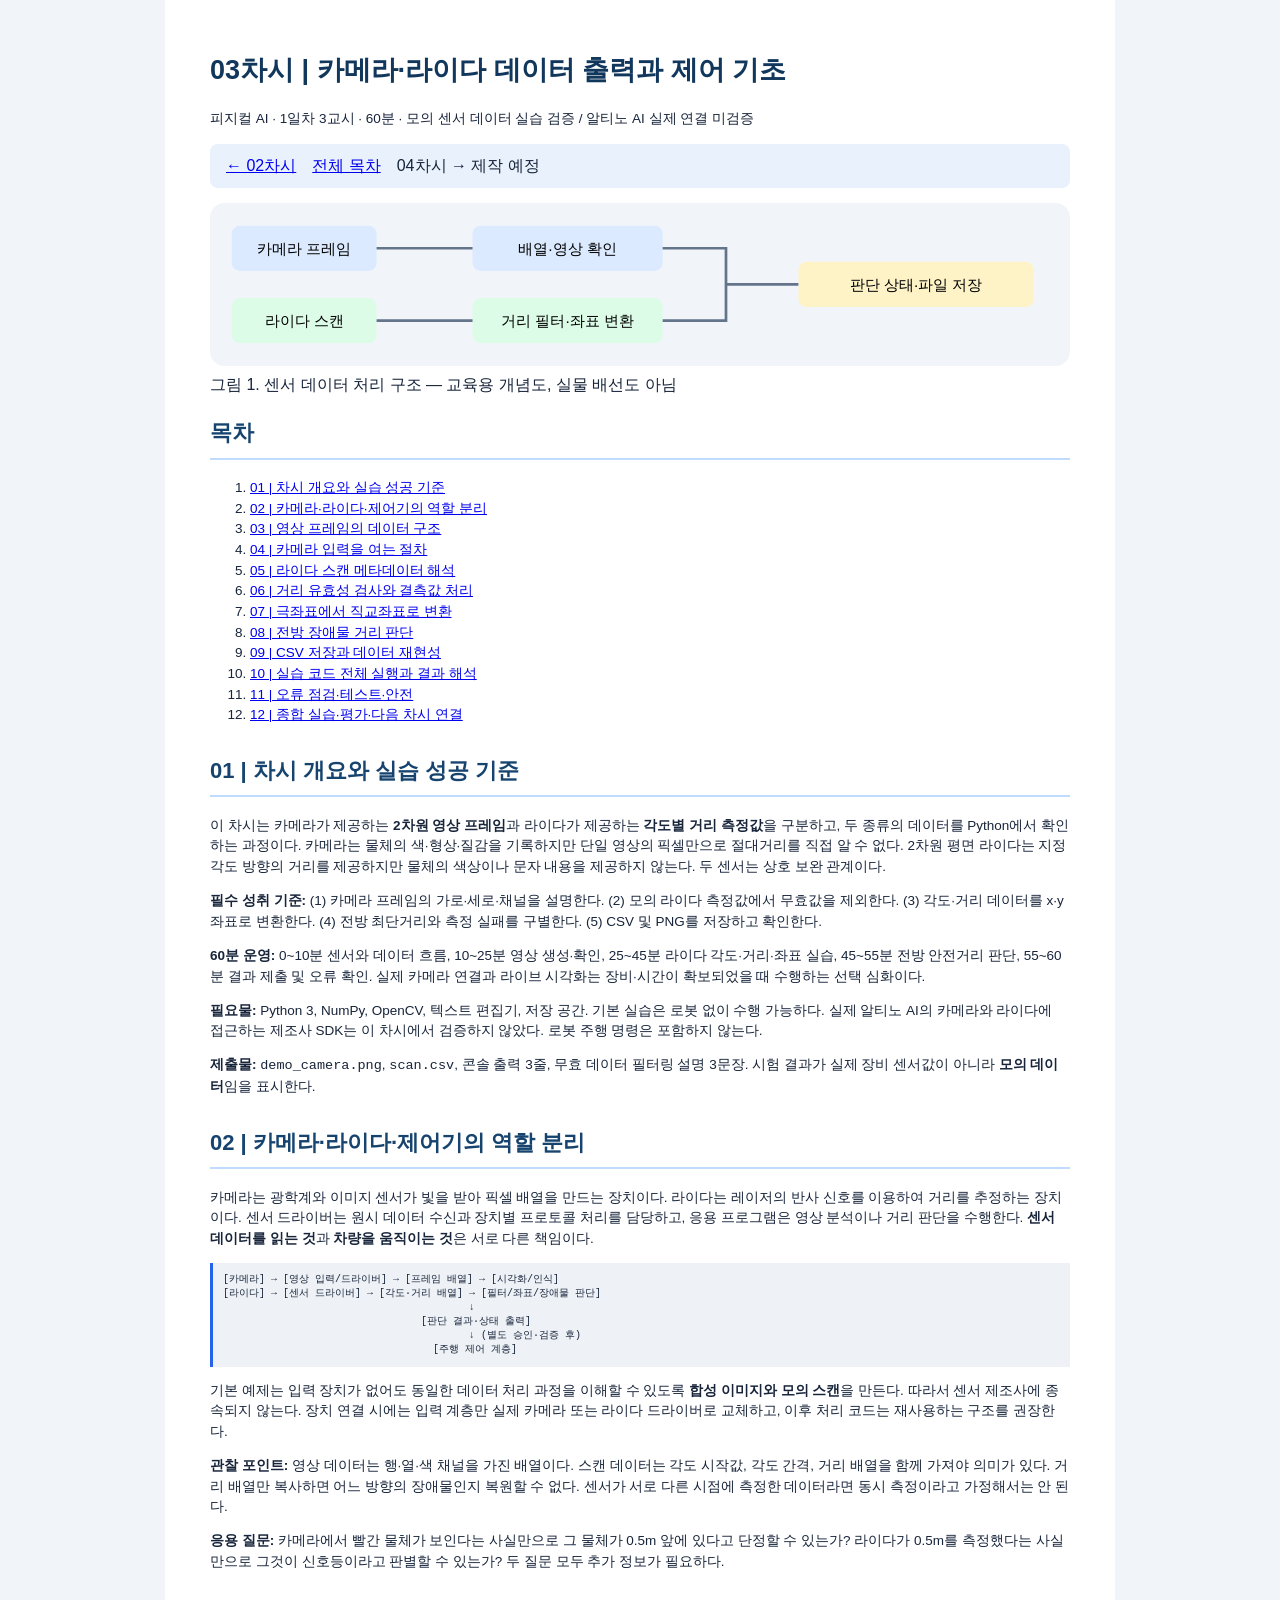
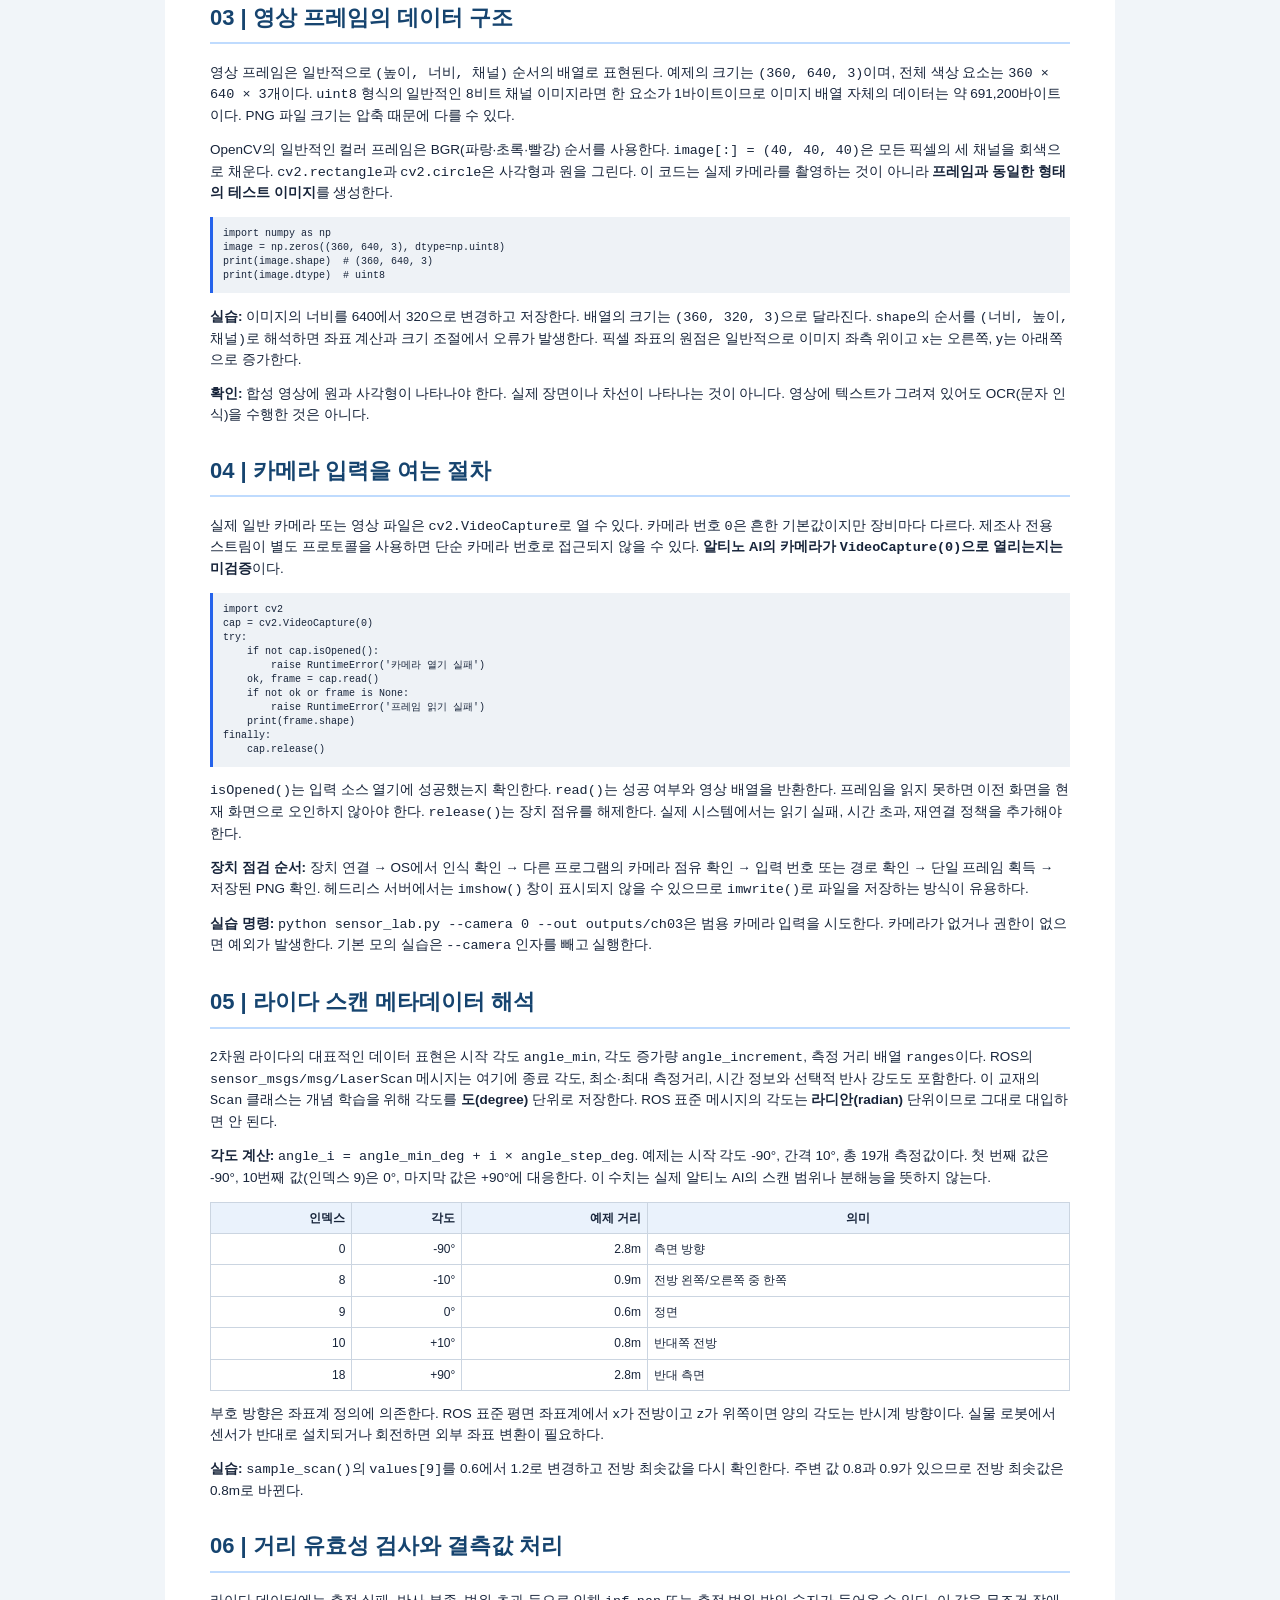
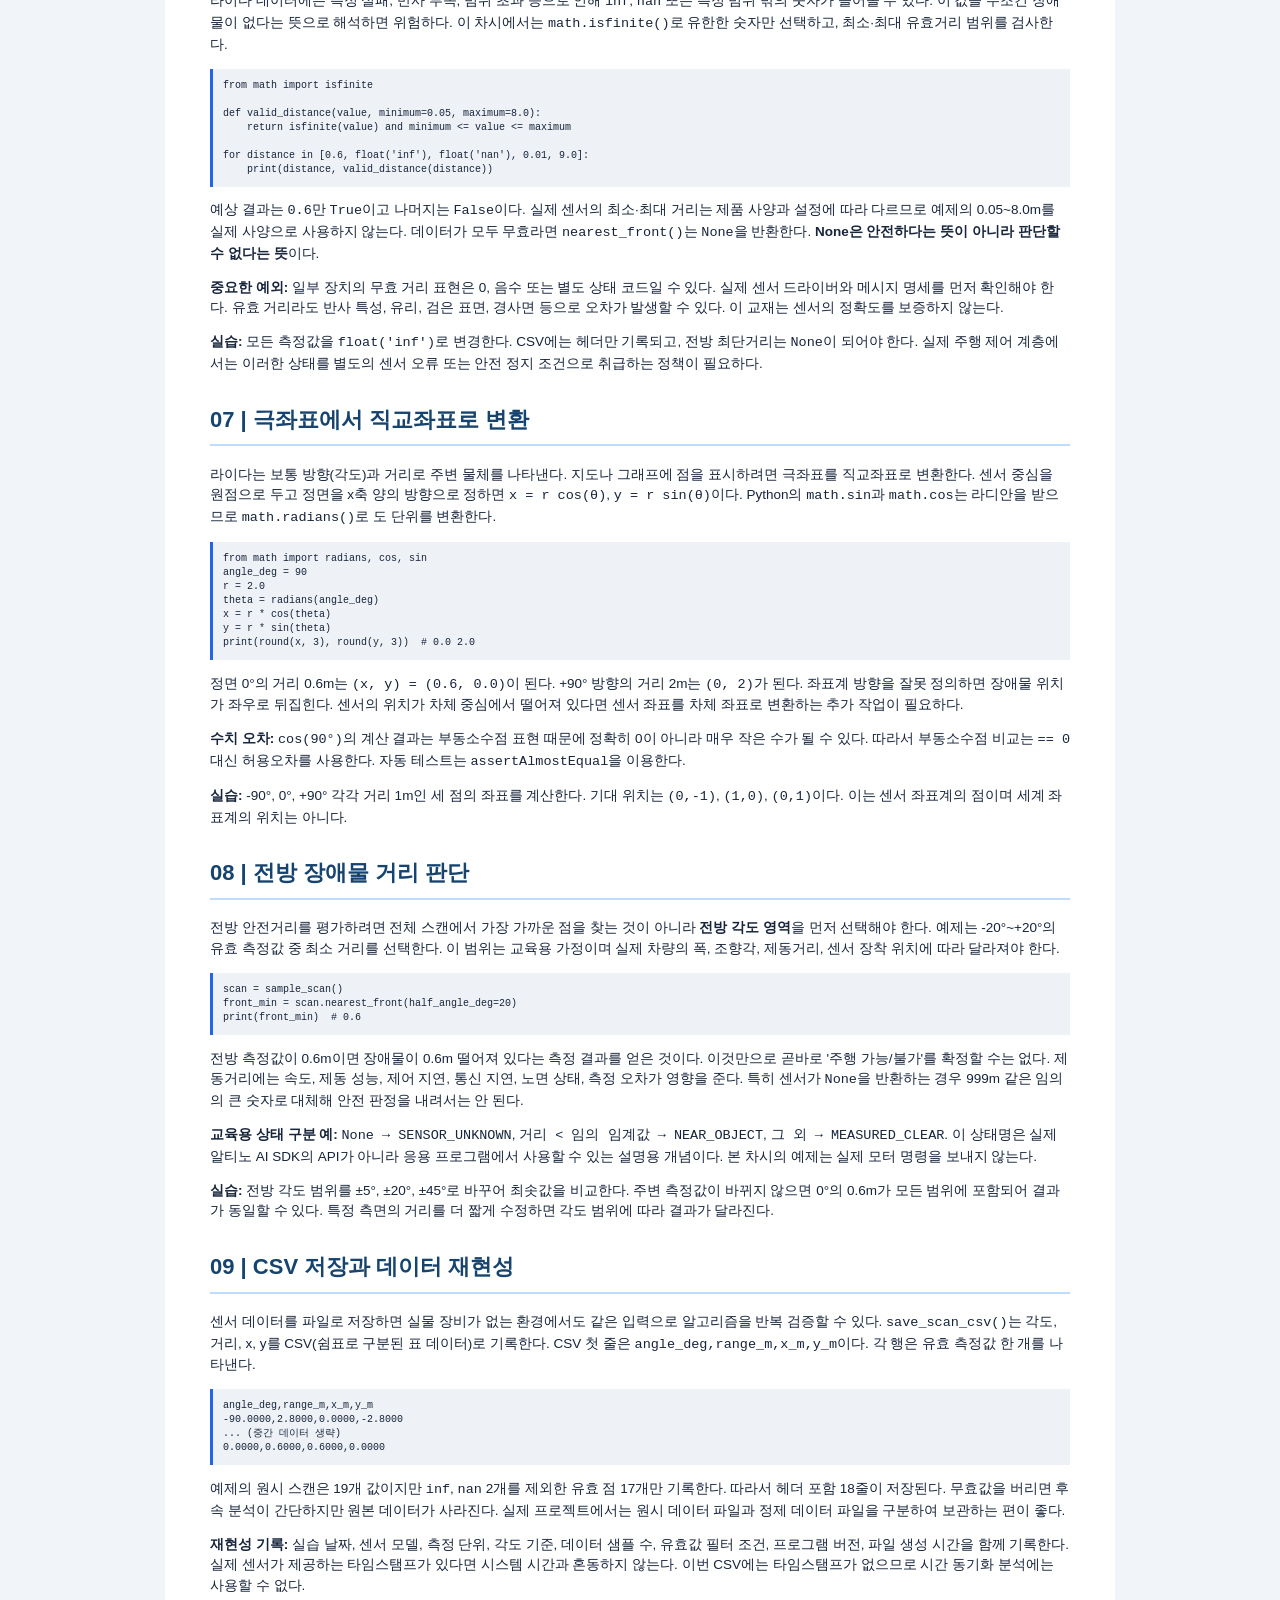
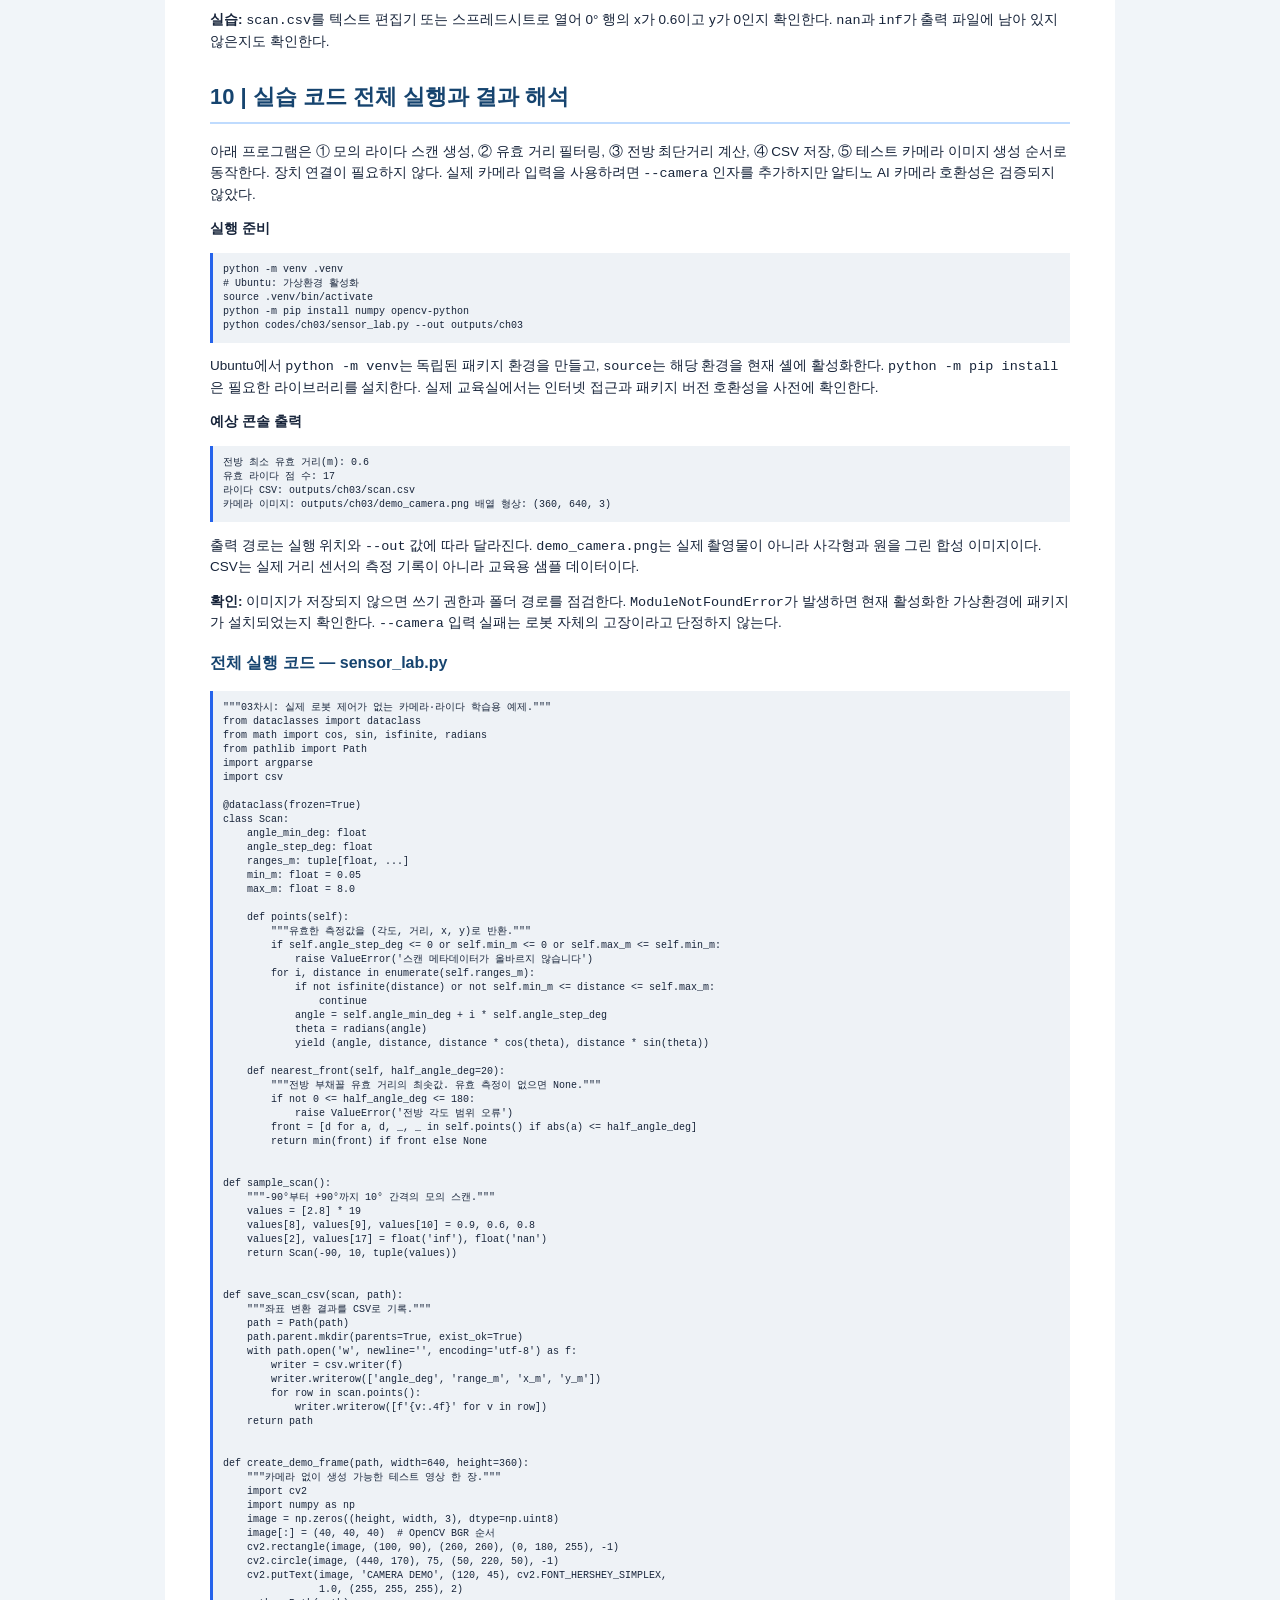
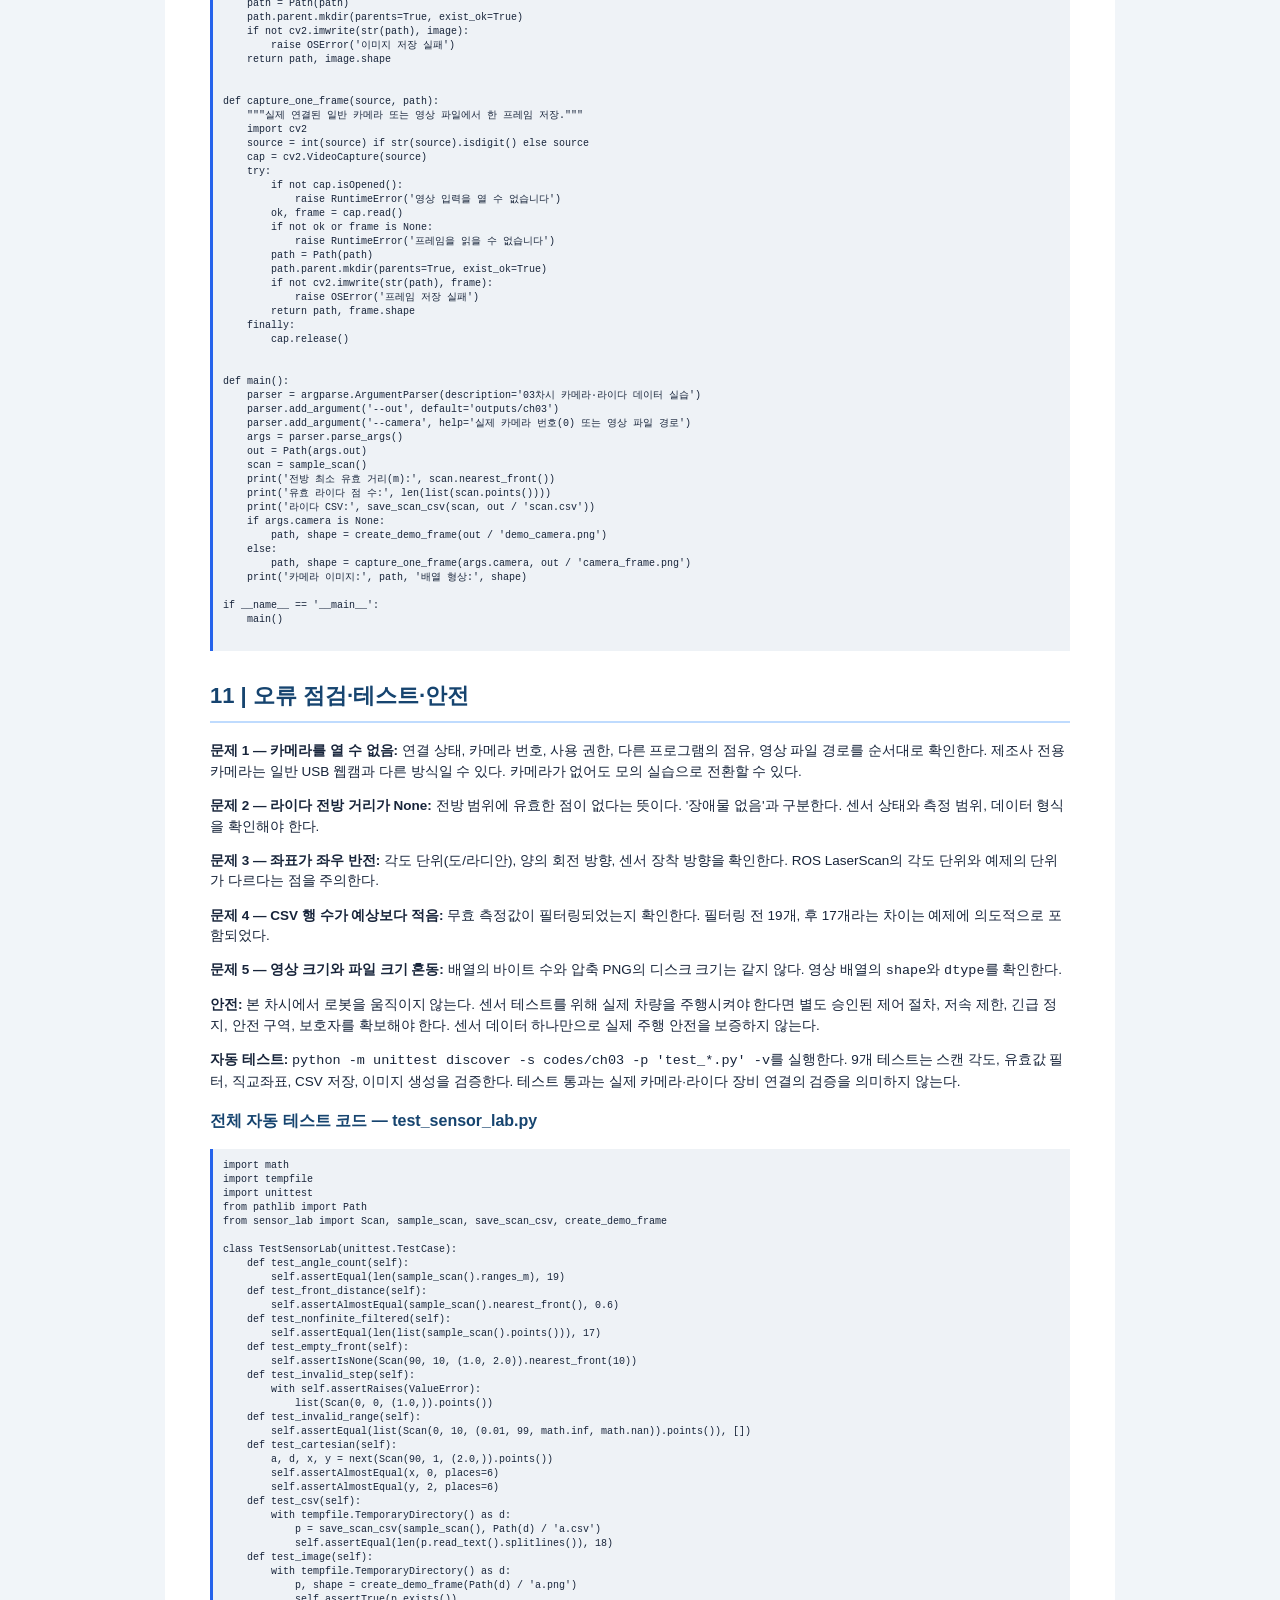
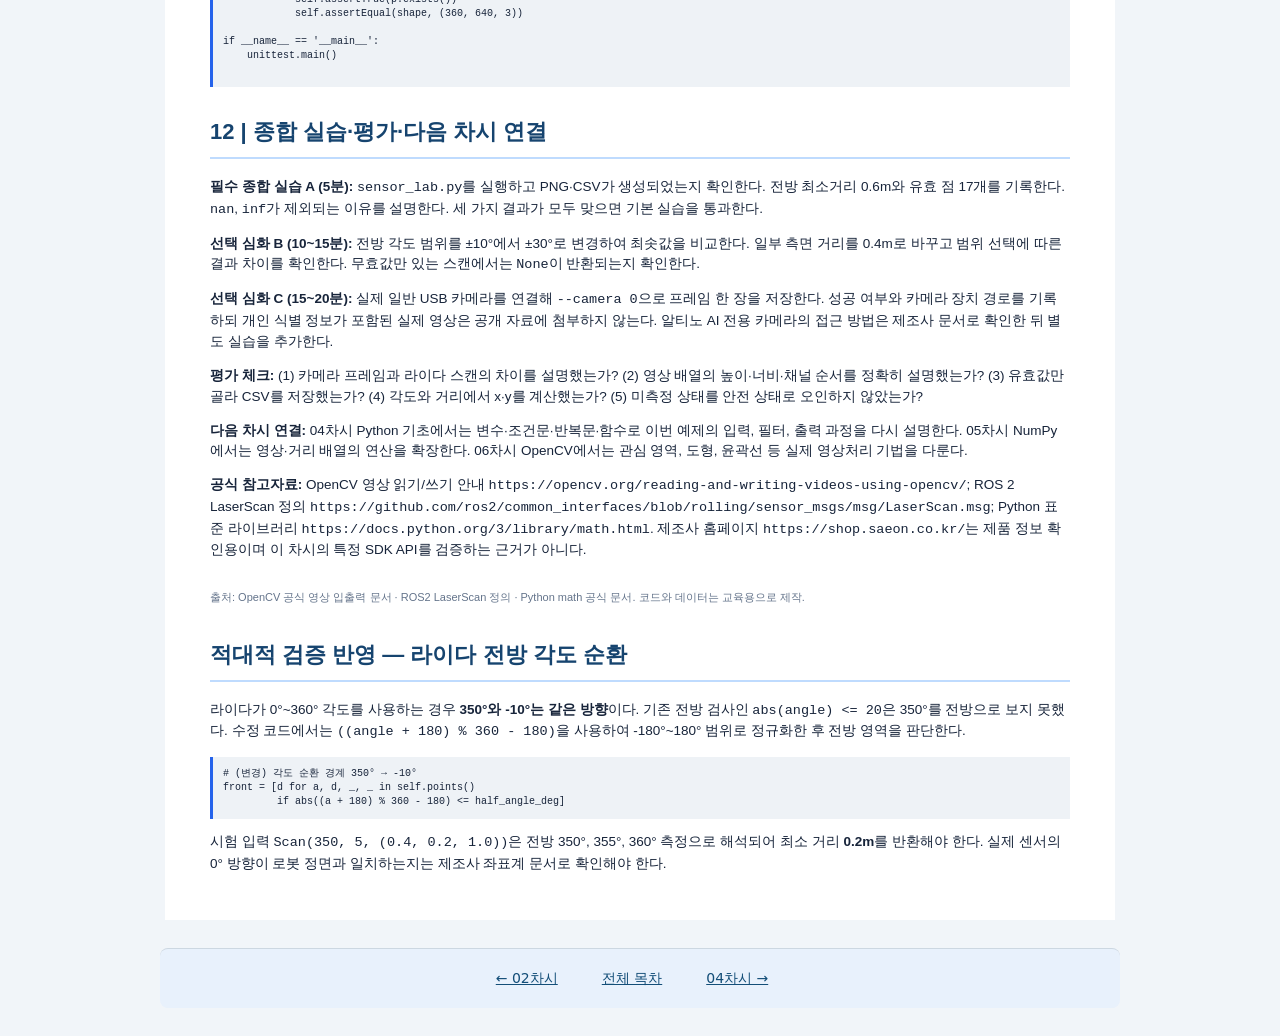
<file: chapters/ch03.html>
<!DOCTYPE html>
<html lang="ko"><head><meta charset="utf-8"/><meta content="width=device-width,initial-scale=1" name="viewport"/><title>03차시 | 카메라·라이다</title><style>@page{size:A4;margin:14mm 16mm 15mm}*{box-sizing:border-box}body{font-family:"Noto Sans CJK KR","Noto Sans KR",sans-serif;color:#17243a;background:#f1f5f9;line-height:1.53;margin:0}main{max-width:950px;margin:0 auto;background:white;padding:32px 45px}h1{font-size:27px;color:#12375d}h2{font-size:22px;border-bottom:2px solid #bfdbfe;padding-bottom:8px;color:#16446f}h3{font-size:16px;color:#16446f}p,li{font-size:13.5px}table{border-collapse:collapse;width:100%;font-size:12px}td,th{border:1px solid #cbd5e1;padding:6px}th{background:#eaf2fc}pre{white-space:pre-wrap;overflow-wrap:anywhere;background:#eef2f6;border-left:3px solid #2563eb;padding:10px;font:10px/1.4 monospace}code{overflow-wrap:anywhere}blockquote{border-left:4px solid #60a5fa;padding:8px 16px;background:#eff6ff}nav{background:#e8f1fc;padding:10px 16px;border-radius:8px}nav a{margin-right:16px}section{margin-top:28px}img{max-width:100%}.diagram{width:100%;margin:15px 0}.pagebreak{break-before:page;page-break-before:always}footer{margin-top:28px;font-size:11px;color:#64748b}@media print{body{background:white}main{max-width:none;padding:0}nav{display:none}section{margin-top:0}h2{break-after:avoid}pre{break-inside:auto}table{break-inside:avoid}a{color:inherit;text-decoration:none}}</style><style>.audit-chapter-nav{display:flex;flex-wrap:wrap;gap:12px;justify-content:center;margin:2em auto;padding:14px;border-top:1px solid #ccd7e1;max-width:960px;font:500 14px/1.5 system-ui,sans-serif}.audit-chapter-nav a{color:#134e78;text-decoration:underline;padding:5px 8px}.audit-note,.verified-supplement{max-width:100%;margin-top:2em} .verified-supplement pre,.audit-note pre{white-space:pre-wrap;word-break:break-word} @media print {.audit-chapter-nav {display:none!important} .verified-supplement pre,.audit-note pre{white-space:pre-wrap;overflow-wrap:anywhere}}</style></head><body><main><h1>03차시 | 카메라·라이다 데이터 출력과 제어 기초</h1><p>피지컬 AI · 1일차 3교시 · 60분 · 모의 센서 데이터 실습 검증 / 알티노 AI 실제 연결 미검증</p><nav><a href="ch02.html">← 02차시</a><a href="../index.html">전체 목차</a><span aria-disabled="true">04차시 → 제작 예정</span></nav><figure class="diagram"><svg aria-label="카메라와 라이다 입력이 별도 처리된 뒤 판단 상태로 합쳐지는 구조" role="img" viewbox="0 0 950 180" xmlns="http://www.w3.org/2000/svg"><rect fill="#f1f5f9" height="180" rx="16" width="950"></rect><g font-family="sans-serif" font-size="17" text-anchor="middle"><rect fill="#dbeafe" height="50" rx="9" width="160" x="24" y="25"></rect><text x="104" y="56">카메라 프레임</text><rect fill="#dcfce7" height="50" rx="9" width="160" x="24" y="105"></rect><text x="104" y="136">라이다 스캔</text><rect fill="#dbeafe" height="50" rx="9" width="210" x="290" y="25"></rect><text x="395" y="56">배열·영상 확인</text><rect fill="#dcfce7" height="50" rx="9" width="210" x="290" y="105"></rect><text x="395" y="136">거리 필터·좌표 변환</text><rect fill="#fef3c7" height="50" rx="9" width="260" x="650" y="65"></rect><text x="780" y="96">판단 상태·파일 저장</text></g><g fill="none" stroke="#64748b" stroke-width="3"><path d="M184 50 H290 M184 130 H290 M500 50 H570 V90 H650 M500 130 H570 V90"></path></g></svg><figcaption>그림 1. 센서 데이터 처리 구조 — 교육용 개념도, 실물 배선도 아님</figcaption></figure><h2>목차</h2><ol><li><a href="#s01">01 | 차시 개요와 실습 성공 기준</a></li><li><a href="#s02">02 | 카메라·라이다·제어기의 역할 분리</a></li><li><a href="#s03">03 | 영상 프레임의 데이터 구조</a></li><li><a href="#s04">04 | 카메라 입력을 여는 절차</a></li><li><a href="#s05">05 | 라이다 스캔 메타데이터 해석</a></li><li><a href="#s06">06 | 거리 유효성 검사와 결측값 처리</a></li><li><a href="#s07">07 | 극좌표에서 직교좌표로 변환</a></li><li><a href="#s08">08 | 전방 장애물 거리 판단</a></li><li><a href="#s09">09 | CSV 저장과 데이터 재현성</a></li><li><a href="#s10">10 | 실습 코드 전체 실행과 결과 해석</a></li><li><a href="#s11">11 | 오류 점검·테스트·안전</a></li><li><a href="#s12">12 | 종합 실습·평가·다음 차시 연결</a></li></ol><section class="pagebreak" id="s01"><h2>01 | 차시 개요와 실습 성공 기준</h2><p>이 차시는 카메라가 제공하는 <strong>2차원 영상 프레임</strong>과 라이다가 제공하는 <strong>각도별 거리 측정값</strong>을 구분하고, 두 종류의 데이터를 Python에서 확인하는 과정이다. 카메라는 물체의 색·형상·질감을 기록하지만 단일 영상의 픽셀만으로 절대거리를 직접 알 수 없다. 2차원 평면 라이다는 지정 각도 방향의 거리를 제공하지만 물체의 색상이나 문자 내용을 제공하지 않는다. 두 센서는 상호 보완 관계이다.</p>
<p><strong>필수 성취 기준:</strong> (1) 카메라 프레임의 가로·세로·채널을 설명한다. (2) 모의 라이다 측정값에서 무효값을 제외한다. (3) 각도·거리 데이터를 x·y 좌표로 변환한다. (4) 전방 최단거리와 측정 실패를 구별한다. (5) CSV 및 PNG를 저장하고 확인한다.</p>
<p><strong>60분 운영:</strong> 0~10분 센서와 데이터 흐름, 10~25분 영상 생성·확인, 25~45분 라이다 각도·거리·좌표 실습, 45~55분 전방 안전거리 판단, 55~60분 결과 제출 및 오류 확인. 실제 카메라 연결과 라이브 시각화는 장비·시간이 확보되었을 때 수행하는 선택 심화이다.</p>
<p><strong>필요물:</strong> Python 3, NumPy, OpenCV, 텍스트 편집기, 저장 공간. 기본 실습은 로봇 없이 수행 가능하다. 실제 알티노 AI의 카메라와 라이다에 접근하는 제조사 SDK는 이 차시에서 검증하지 않았다. 로봇 주행 명령은 포함하지 않는다.</p>
<p><strong>제출물:</strong> <code>demo_camera.png</code>, <code>scan.csv</code>, 콘솔 출력 3줄, 무효 데이터 필터링 설명 3문장. 시험 결과가 실제 장비 센서값이 아니라 <strong>모의 데이터</strong>임을 표시한다.</p>
</section><section class="pagebreak" id="s02"><h2>02 | 카메라·라이다·제어기의 역할 분리</h2><p>카메라는 광학계와 이미지 센서가 빛을 받아 픽셀 배열을 만드는 장치이다. 라이다는 레이저의 반사 신호를 이용하여 거리를 추정하는 장치이다. 센서 드라이버는 원시 데이터 수신과 장치별 프로토콜 처리를 담당하고, 응용 프로그램은 영상 분석이나 거리 판단을 수행한다. <strong>센서 데이터를 읽는 것</strong>과 <strong>차량을 움직이는 것</strong>은 서로 다른 책임이다.</p>
<pre><code class="language-text">[카메라] → [영상 입력/드라이버] → [프레임 배열] → [시각화/인식]
[라이다] → [센서 드라이버] → [각도·거리 배열] → [필터/좌표/장애물 판단]
                                         ↓
                                 [판단 결과·상태 출력]
                                         ↓ (별도 승인·검증 후)
                                   [주행 제어 계층]
</code></pre>
<p>기본 예제는 입력 장치가 없어도 동일한 데이터 처리 과정을 이해할 수 있도록 <strong>합성 이미지와 모의 스캔</strong>을 만든다. 따라서 센서 제조사에 종속되지 않는다. 장치 연결 시에는 입력 계층만 실제 카메라 또는 라이다 드라이버로 교체하고, 이후 처리 코드는 재사용하는 구조를 권장한다.</p>
<p><strong>관찰 포인트:</strong> 영상 데이터는 행·열·색 채널을 가진 배열이다. 스캔 데이터는 각도 시작값, 각도 간격, 거리 배열을 함께 가져야 의미가 있다. 거리 배열만 복사하면 어느 방향의 장애물인지 복원할 수 없다. 센서가 서로 다른 시점에 측정한 데이터라면 동시 측정이라고 가정해서는 안 된다.</p>
<p><strong>응용 질문:</strong> 카메라에서 빨간 물체가 보인다는 사실만으로 그 물체가 0.5m 앞에 있다고 단정할 수 있는가? 라이다가 0.5m를 측정했다는 사실만으로 그것이 신호등이라고 판별할 수 있는가? 두 질문 모두 추가 정보가 필요하다.</p>
</section><section class="pagebreak" id="s03"><h2>03 | 영상 프레임의 데이터 구조</h2><p>영상 프레임은 일반적으로 <code>(높이, 너비, 채널)</code> 순서의 배열로 표현된다. 예제의 크기는 <code>(360, 640, 3)</code>이며, 전체 색상 요소는 <code>360 × 640 × 3</code>개이다. <code>uint8</code> 형식의 일반적인 8비트 채널 이미지라면 한 요소가 1바이트이므로 이미지 배열 자체의 데이터는 약 691,200바이트이다. PNG 파일 크기는 압축 때문에 다를 수 있다.</p>
<p>OpenCV의 일반적인 컬러 프레임은 BGR(파랑·초록·빨강) 순서를 사용한다. <code>image[:] = (40, 40, 40)</code>은 모든 픽셀의 세 채널을 회색으로 채운다. <code>cv2.rectangle</code>과 <code>cv2.circle</code>은 사각형과 원을 그린다. 이 코드는 실제 카메라를 촬영하는 것이 아니라 <strong>프레임과 동일한 형태의 테스트 이미지</strong>를 생성한다.</p>
<pre><code class="language-python">import numpy as np
image = np.zeros((360, 640, 3), dtype=np.uint8)
print(image.shape)  # (360, 640, 3)
print(image.dtype)  # uint8
</code></pre>
<p><strong>실습:</strong> 이미지의 너비를 640에서 320으로 변경하고 저장한다. 배열의 크기는 <code>(360, 320, 3)</code>으로 달라진다. <code>shape</code>의 순서를 <code>(너비, 높이, 채널)</code>로 해석하면 좌표 계산과 크기 조절에서 오류가 발생한다. 픽셀 좌표의 원점은 일반적으로 이미지 좌측 위이고 x는 오른쪽, y는 아래쪽으로 증가한다.</p>
<p><strong>확인:</strong> 합성 영상에 원과 사각형이 나타나야 한다. 실제 장면이나 차선이 나타나는 것이 아니다. 영상에 텍스트가 그려져 있어도 OCR(문자 인식)을 수행한 것은 아니다.</p>
</section><section class="pagebreak" id="s04"><h2>04 | 카메라 입력을 여는 절차</h2><p>실제 일반 카메라 또는 영상 파일은 <code>cv2.VideoCapture</code>로 열 수 있다. 카메라 번호 <code>0</code>은 흔한 기본값이지만 장비마다 다르다. 제조사 전용 스트림이 별도 프로토콜을 사용하면 단순 카메라 번호로 접근되지 않을 수 있다. <strong>알티노 AI의 카메라가 <code>VideoCapture(0)</code>으로 열리는지는 미검증</strong>이다.</p>
<pre><code class="language-python">import cv2
cap = cv2.VideoCapture(0)
try:
    if not cap.isOpened():
        raise RuntimeError('카메라 열기 실패')
    ok, frame = cap.read()
    if not ok or frame is None:
        raise RuntimeError('프레임 읽기 실패')
    print(frame.shape)
finally:
    cap.release()
</code></pre>
<p><code>isOpened()</code>는 입력 소스 열기에 성공했는지 확인한다. <code>read()</code>는 성공 여부와 영상 배열을 반환한다. 프레임을 읽지 못하면 이전 화면을 현재 화면으로 오인하지 않아야 한다. <code>release()</code>는 장치 점유를 해제한다. 실제 시스템에서는 읽기 실패, 시간 초과, 재연결 정책을 추가해야 한다.</p>
<p><strong>장치 점검 순서:</strong> 장치 연결 → OS에서 인식 확인 → 다른 프로그램의 카메라 점유 확인 → 입력 번호 또는 경로 확인 → 단일 프레임 획득 → 저장된 PNG 확인. 헤드리스 서버에서는 <code>imshow()</code> 창이 표시되지 않을 수 있으므로 <code>imwrite()</code>로 파일을 저장하는 방식이 유용하다.</p>
<p><strong>실습 명령:</strong> <code>python sensor_lab.py --camera 0 --out outputs/ch03</code>은 범용 카메라 입력을 시도한다. 카메라가 없거나 권한이 없으면 예외가 발생한다. 기본 모의 실습은 <code>--camera</code> 인자를 빼고 실행한다.</p>
</section><section class="pagebreak" id="s05"><h2>05 | 라이다 스캔 메타데이터 해석</h2><p>2차원 라이다의 대표적인 데이터 표현은 시작 각도 <code>angle_min</code>, 각도 증가량 <code>angle_increment</code>, 측정 거리 배열 <code>ranges</code>이다. ROS의 <code>sensor_msgs/msg/LaserScan</code> 메시지는 여기에 종료 각도, 최소·최대 측정거리, 시간 정보와 선택적 반사 강도도 포함한다. 이 교재의 <code>Scan</code> 클래스는 개념 학습을 위해 각도를 <strong>도(degree)</strong> 단위로 저장한다. ROS 표준 메시지의 각도는 <strong>라디안(radian)</strong> 단위이므로 그대로 대입하면 안 된다.</p>
<p><strong>각도 계산:</strong> <code>angle_i = angle_min_deg + i × angle_step_deg</code>. 예제는 시작 각도 -90°, 간격 10°, 총 19개 측정값이다. 첫 번째 값은 -90°, 10번째 값(인덱스 9)은 0°, 마지막 값은 +90°에 대응한다. 이 수치는 실제 알티노 AI의 스캔 범위나 분해능을 뜻하지 않는다.</p>
<table>
<thead>
<tr>
<th style="text-align:right">인덱스</th>
<th style="text-align:right">각도</th>
<th style="text-align:right">예제 거리</th>
<th>의미</th>
</tr>
</thead>
<tbody>
<tr>
<td style="text-align:right">0</td>
<td style="text-align:right">-90°</td>
<td style="text-align:right">2.8m</td>
<td>측면 방향</td>
</tr>
<tr>
<td style="text-align:right">8</td>
<td style="text-align:right">-10°</td>
<td style="text-align:right">0.9m</td>
<td>전방 왼쪽/오른쪽 중 한쪽</td>
</tr>
<tr>
<td style="text-align:right">9</td>
<td style="text-align:right">0°</td>
<td style="text-align:right">0.6m</td>
<td>정면</td>
</tr>
<tr>
<td style="text-align:right">10</td>
<td style="text-align:right">+10°</td>
<td style="text-align:right">0.8m</td>
<td>반대쪽 전방</td>
</tr>
<tr>
<td style="text-align:right">18</td>
<td style="text-align:right">+90°</td>
<td style="text-align:right">2.8m</td>
<td>반대 측면</td>
</tr>
</tbody>
</table>
<p>부호 방향은 좌표계 정의에 의존한다. ROS 표준 평면 좌표계에서 x가 전방이고 z가 위쪽이면 양의 각도는 반시계 방향이다. 실물 로봇에서 센서가 반대로 설치되거나 회전하면 외부 좌표 변환이 필요하다.</p>
<p><strong>실습:</strong> <code>sample_scan()</code>의 <code>values[9]</code>를 0.6에서 1.2로 변경하고 전방 최솟값을 다시 확인한다. 주변 값 0.8과 0.9가 있으므로 전방 최솟값은 0.8m로 바뀐다.</p>
</section><section class="pagebreak" id="s06"><h2>06 | 거리 유효성 검사와 결측값 처리</h2><p>라이다 데이터에는 측정 실패, 반사 부족, 범위 초과 등으로 인해 <code>inf</code>, <code>nan</code> 또는 측정 범위 밖의 숫자가 들어올 수 있다. 이 값을 무조건 장애물이 없다는 뜻으로 해석하면 위험하다. 이 차시에서는 <code>math.isfinite()</code>로 유한한 숫자만 선택하고, 최소·최대 유효거리 범위를 검사한다.</p>
<pre><code class="language-python">from math import isfinite

def valid_distance(value, minimum=0.05, maximum=8.0):
    return isfinite(value) and minimum &lt;= value &lt;= maximum

for distance in [0.6, float('inf'), float('nan'), 0.01, 9.0]:
    print(distance, valid_distance(distance))
</code></pre>
<p>예상 결과는 <code>0.6</code>만 <code>True</code>이고 나머지는 <code>False</code>이다. 실제 센서의 최소·최대 거리는 제품 사양과 설정에 따라 다르므로 예제의 0.05~8.0m를 실제 사양으로 사용하지 않는다. 데이터가 모두 무효라면 <code>nearest_front()</code>는 <code>None</code>을 반환한다. <strong>None은 안전하다는 뜻이 아니라 판단할 수 없다는 뜻</strong>이다.</p>
<p><strong>중요한 예외:</strong> 일부 장치의 무효 거리 표현은 0, 음수 또는 별도 상태 코드일 수 있다. 실제 센서 드라이버와 메시지 명세를 먼저 확인해야 한다. 유효 거리라도 반사 특성, 유리, 검은 표면, 경사면 등으로 오차가 발생할 수 있다. 이 교재는 센서의 정확도를 보증하지 않는다.</p>
<p><strong>실습:</strong> 모든 측정값을 <code>float('inf')</code>로 변경한다. CSV에는 헤더만 기록되고, 전방 최단거리는 <code>None</code>이 되어야 한다. 실제 주행 제어 계층에서는 이러한 상태를 별도의 센서 오류 또는 안전 정지 조건으로 취급하는 정책이 필요하다.</p>
</section><section class="pagebreak" id="s07"><h2>07 | 극좌표에서 직교좌표로 변환</h2><p>라이다는 보통 방향(각도)과 거리로 주변 물체를 나타낸다. 지도나 그래프에 점을 표시하려면 극좌표를 직교좌표로 변환한다. 센서 중심을 원점으로 두고 정면을 x축 양의 방향으로 정하면 <code>x = r cos(θ)</code>, <code>y = r sin(θ)</code>이다. Python의 <code>math.sin</code>과 <code>math.cos</code>는 라디안을 받으므로 <code>math.radians()</code>로 도 단위를 변환한다.</p>
<pre><code class="language-python">from math import radians, cos, sin
angle_deg = 90
r = 2.0
theta = radians(angle_deg)
x = r * cos(theta)
y = r * sin(theta)
print(round(x, 3), round(y, 3))  # 0.0 2.0
</code></pre>
<p>정면 0°의 거리 0.6m는 <code>(x, y) = (0.6, 0.0)</code>이 된다. +90° 방향의 거리 2m는 <code>(0, 2)</code>가 된다. 좌표계 방향을 잘못 정의하면 장애물 위치가 좌우로 뒤집힌다. 센서의 위치가 차체 중심에서 떨어져 있다면 센서 좌표를 차체 좌표로 변환하는 추가 작업이 필요하다.</p>
<p><strong>수치 오차:</strong> <code>cos(90°)</code>의 계산 결과는 부동소수점 표현 때문에 정확히 0이 아니라 매우 작은 수가 될 수 있다. 따라서 부동소수점 비교는 <code>== 0</code> 대신 허용오차를 사용한다. 자동 테스트는 <code>assertAlmostEqual</code>을 이용한다.</p>
<p><strong>실습:</strong> -90°, 0°, +90° 각각 거리 1m인 세 점의 좌표를 계산한다. 기대 위치는 <code>(0,-1)</code>, <code>(1,0)</code>, <code>(0,1)</code>이다. 이는 센서 좌표계의 점이며 세계 좌표계의 위치는 아니다.</p>
</section><section class="pagebreak" id="s08"><h2>08 | 전방 장애물 거리 판단</h2><p>전방 안전거리를 평가하려면 전체 스캔에서 가장 가까운 점을 찾는 것이 아니라 <strong>전방 각도 영역</strong>을 먼저 선택해야 한다. 예제는 -20°~+20°의 유효 측정값 중 최소 거리를 선택한다. 이 범위는 교육용 가정이며 실제 차량의 폭, 조향각, 제동거리, 센서 장착 위치에 따라 달라져야 한다.</p>
<pre><code class="language-python">scan = sample_scan()
front_min = scan.nearest_front(half_angle_deg=20)
print(front_min)  # 0.6
</code></pre>
<p>전방 측정값이 0.6m이면 장애물이 0.6m 떨어져 있다는 측정 결과를 얻은 것이다. 이것만으로 곧바로 '주행 가능/불가'를 확정할 수는 없다. 제동거리에는 속도, 제동 성능, 제어 지연, 통신 지연, 노면 상태, 측정 오차가 영향을 준다. 특히 센서가 <code>None</code>을 반환하는 경우 999m 같은 임의의 큰 숫자로 대체해 안전 판정을 내려서는 안 된다.</p>
<p><strong>교육용 상태 구분 예:</strong> <code>None → SENSOR_UNKNOWN</code>, <code>거리 &lt; 임의 임계값 → NEAR_OBJECT</code>, <code>그 외 → MEASURED_CLEAR</code>. 이 상태명은 실제 알티노 AI SDK의 API가 아니라 응용 프로그램에서 사용할 수 있는 설명용 개념이다. 본 차시의 예제는 실제 모터 명령을 보내지 않는다.</p>
<p><strong>실습:</strong> 전방 각도 범위를 ±5°, ±20°, ±45°로 바꾸어 최솟값을 비교한다. 주변 측정값이 바뀌지 않으면 0°의 0.6m가 모든 범위에 포함되어 결과가 동일할 수 있다. 특정 측면의 거리를 더 짧게 수정하면 각도 범위에 따라 결과가 달라진다.</p>
</section><section class="pagebreak" id="s09"><h2>09 | CSV 저장과 데이터 재현성</h2><p>센서 데이터를 파일로 저장하면 실물 장비가 없는 환경에서도 같은 입력으로 알고리즘을 반복 검증할 수 있다. <code>save_scan_csv()</code>는 각도, 거리, x, y를 CSV(쉼표로 구분된 표 데이터)로 기록한다. CSV 첫 줄은 <code>angle_deg,range_m,x_m,y_m</code>이다. 각 행은 유효 측정값 한 개를 나타낸다.</p>
<pre><code class="language-text">angle_deg,range_m,x_m,y_m
-90.0000,2.8000,0.0000,-2.8000
... (중간 데이터 생략)
0.0000,0.6000,0.6000,0.0000
</code></pre>
<p>예제의 원시 스캔은 19개 값이지만 <code>inf</code>, <code>nan</code> 2개를 제외한 유효 점 17개만 기록한다. 따라서 헤더 포함 18줄이 저장된다. 무효값을 버리면 후속 분석이 간단하지만 원본 데이터가 사라진다. 실제 프로젝트에서는 원시 데이터 파일과 정제 데이터 파일을 구분하여 보관하는 편이 좋다.</p>
<p><strong>재현성 기록:</strong> 실습 날짜, 센서 모델, 측정 단위, 각도 기준, 데이터 샘플 수, 유효값 필터 조건, 프로그램 버전, 파일 생성 시간을 함께 기록한다. 실제 센서가 제공하는 타임스탬프가 있다면 시스템 시간과 혼동하지 않는다. 이번 CSV에는 타임스탬프가 없으므로 시간 동기화 분석에는 사용할 수 없다.</p>
<p><strong>실습:</strong> <code>scan.csv</code>를 텍스트 편집기 또는 스프레드시트로 열어 0° 행의 x가 0.6이고 y가 0인지 확인한다. <code>nan</code>과 <code>inf</code>가 출력 파일에 남아 있지 않은지도 확인한다.</p>
</section><section class="pagebreak" id="s10"><h2>10 | 실습 코드 전체 실행과 결과 해석</h2><p>아래 프로그램은 ① 모의 라이다 스캔 생성, ② 유효 거리 필터링, ③ 전방 최단거리 계산, ④ CSV 저장, ⑤ 테스트 카메라 이미지 생성 순서로 동작한다. 장치 연결이 필요하지 않다. 실제 카메라 입력을 사용하려면 <code>--camera</code> 인자를 추가하지만 알티노 AI 카메라 호환성은 검증되지 않았다.</p>
<p><strong>실행 준비</strong></p>
<pre><code class="language-bash">python -m venv .venv
# Ubuntu: 가상환경 활성화
source .venv/bin/activate
python -m pip install numpy opencv-python
python codes/ch03/sensor_lab.py --out outputs/ch03
</code></pre>
<p>Ubuntu에서 <code>python -m venv</code>는 독립된 패키지 환경을 만들고, <code>source</code>는 해당 환경을 현재 셸에 활성화한다. <code>python -m pip install</code>은 필요한 라이브러리를 설치한다. 실제 교육실에서는 인터넷 접근과 패키지 버전 호환성을 사전에 확인한다.</p>
<p><strong>예상 콘솔 출력</strong></p>
<pre><code class="language-text">전방 최소 유효 거리(m): 0.6
유효 라이다 점 수: 17
라이다 CSV: outputs/ch03/scan.csv
카메라 이미지: outputs/ch03/demo_camera.png 배열 형상: (360, 640, 3)
</code></pre>
<p>출력 경로는 실행 위치와 <code>--out</code> 값에 따라 달라진다. <code>demo_camera.png</code>는 실제 촬영물이 아니라 사각형과 원을 그린 합성 이미지이다. CSV는 실제 거리 센서의 측정 기록이 아니라 교육용 샘플 데이터이다.</p>
<p><strong>확인:</strong> 이미지가 저장되지 않으면 쓰기 권한과 폴더 경로를 점검한다. <code>ModuleNotFoundError</code>가 발생하면 현재 활성화한 가상환경에 패키지가 설치되었는지 확인한다. <code>--camera</code> 입력 실패는 로봇 자체의 고장이라고 단정하지 않는다.</p>
<h3>전체 실행 코드 — sensor_lab.py</h3>
<pre><code class="language-python">"""03차시: 실제 로봇 제어가 없는 카메라·라이다 학습용 예제."""
from dataclasses import dataclass
from math import cos, sin, isfinite, radians
from pathlib import Path
import argparse
import csv

@dataclass(frozen=True)
class Scan:
    angle_min_deg: float
    angle_step_deg: float
    ranges_m: tuple[float, ...]
    min_m: float = 0.05
    max_m: float = 8.0

    def points(self):
        """유효한 측정값을 (각도, 거리, x, y)로 반환."""
        if self.angle_step_deg &lt;= 0 or self.min_m &lt;= 0 or self.max_m &lt;= self.min_m:
            raise ValueError('스캔 메타데이터가 올바르지 않습니다')
        for i, distance in enumerate(self.ranges_m):
            if not isfinite(distance) or not self.min_m &lt;= distance &lt;= self.max_m:
                continue
            angle = self.angle_min_deg + i * self.angle_step_deg
            theta = radians(angle)
            yield (angle, distance, distance * cos(theta), distance * sin(theta))

    def nearest_front(self, half_angle_deg=20):
        """전방 부채꼴 유효 거리의 최솟값. 유효 측정이 없으면 None."""
        if not 0 &lt;= half_angle_deg &lt;= 180:
            raise ValueError('전방 각도 범위 오류')
        front = [d for a, d, _, _ in self.points() if abs(a) &lt;= half_angle_deg]
        return min(front) if front else None


def sample_scan():
    """-90°부터 +90°까지 10° 간격의 모의 스캔."""
    values = [2.8] * 19
    values[8], values[9], values[10] = 0.9, 0.6, 0.8
    values[2], values[17] = float('inf'), float('nan')
    return Scan(-90, 10, tuple(values))


def save_scan_csv(scan, path):
    """좌표 변환 결과를 CSV로 기록."""
    path = Path(path)
    path.parent.mkdir(parents=True, exist_ok=True)
    with path.open('w', newline='', encoding='utf-8') as f:
        writer = csv.writer(f)
        writer.writerow(['angle_deg', 'range_m', 'x_m', 'y_m'])
        for row in scan.points():
            writer.writerow([f'{v:.4f}' for v in row])
    return path


def create_demo_frame(path, width=640, height=360):
    """카메라 없이 생성 가능한 테스트 영상 한 장."""
    import cv2
    import numpy as np
    image = np.zeros((height, width, 3), dtype=np.uint8)
    image[:] = (40, 40, 40)  # OpenCV BGR 순서
    cv2.rectangle(image, (100, 90), (260, 260), (0, 180, 255), -1)
    cv2.circle(image, (440, 170), 75, (50, 220, 50), -1)
    cv2.putText(image, 'CAMERA DEMO', (120, 45), cv2.FONT_HERSHEY_SIMPLEX,
                1.0, (255, 255, 255), 2)
    path = Path(path)
    path.parent.mkdir(parents=True, exist_ok=True)
    if not cv2.imwrite(str(path), image):
        raise OSError('이미지 저장 실패')
    return path, image.shape


def capture_one_frame(source, path):
    """실제 연결된 일반 카메라 또는 영상 파일에서 한 프레임 저장."""
    import cv2
    source = int(source) if str(source).isdigit() else source
    cap = cv2.VideoCapture(source)
    try:
        if not cap.isOpened():
            raise RuntimeError('영상 입력을 열 수 없습니다')
        ok, frame = cap.read()
        if not ok or frame is None:
            raise RuntimeError('프레임을 읽을 수 없습니다')
        path = Path(path)
        path.parent.mkdir(parents=True, exist_ok=True)
        if not cv2.imwrite(str(path), frame):
            raise OSError('프레임 저장 실패')
        return path, frame.shape
    finally:
        cap.release()


def main():
    parser = argparse.ArgumentParser(description='03차시 카메라·라이다 데이터 실습')
    parser.add_argument('--out', default='outputs/ch03')
    parser.add_argument('--camera', help='실제 카메라 번호(0) 또는 영상 파일 경로')
    args = parser.parse_args()
    out = Path(args.out)
    scan = sample_scan()
    print('전방 최소 유효 거리(m):', scan.nearest_front())
    print('유효 라이다 점 수:', len(list(scan.points())))
    print('라이다 CSV:', save_scan_csv(scan, out / 'scan.csv'))
    if args.camera is None:
        path, shape = create_demo_frame(out / 'demo_camera.png')
    else:
        path, shape = capture_one_frame(args.camera, out / 'camera_frame.png')
    print('카메라 이미지:', path, '배열 형상:', shape)

if __name__ == '__main__':
    main()

</code></pre>
</section><section class="pagebreak" id="s11"><h2>11 | 오류 점검·테스트·안전</h2><p><strong>문제 1 — 카메라를 열 수 없음:</strong> 연결 상태, 카메라 번호, 사용 권한, 다른 프로그램의 점유, 영상 파일 경로를 순서대로 확인한다. 제조사 전용 카메라는 일반 USB 웹캠과 다른 방식일 수 있다. 카메라가 없어도 모의 실습으로 전환할 수 있다.</p>
<p><strong>문제 2 — 라이다 전방 거리가 None:</strong> 전방 범위에 유효한 점이 없다는 뜻이다. '장애물 없음'과 구분한다. 센서 상태와 측정 범위, 데이터 형식을 확인해야 한다.</p>
<p><strong>문제 3 — 좌표가 좌우 반전:</strong> 각도 단위(도/라디안), 양의 회전 방향, 센서 장착 방향을 확인한다. ROS LaserScan의 각도 단위와 예제의 단위가 다르다는 점을 주의한다.</p>
<p><strong>문제 4 — CSV 행 수가 예상보다 적음:</strong> 무효 측정값이 필터링되었는지 확인한다. 필터링 전 19개, 후 17개라는 차이는 예제에 의도적으로 포함되었다.</p>
<p><strong>문제 5 — 영상 크기와 파일 크기 혼동:</strong> 배열의 바이트 수와 압축 PNG의 디스크 크기는 같지 않다. 영상 배열의 <code>shape</code>와 <code>dtype</code>를 확인한다.</p>
<p><strong>안전:</strong> 본 차시에서 로봇을 움직이지 않는다. 센서 테스트를 위해 실제 차량을 주행시켜야 한다면 별도 승인된 제어 절차, 저속 제한, 긴급 정지, 안전 구역, 보호자를 확보해야 한다. 센서 데이터 하나만으로 실제 주행 안전을 보증하지 않는다.</p>
<p><strong>자동 테스트:</strong> <code>python -m unittest discover -s codes/ch03 -p 'test_*.py' -v</code>를 실행한다. 9개 테스트는 스캔 각도, 유효값 필터, 직교좌표, CSV 저장, 이미지 생성을 검증한다. 테스트 통과는 실제 카메라·라이다 장비 연결의 검증을 의미하지 않는다.</p>
<h3>전체 자동 테스트 코드 — test_sensor_lab.py</h3>
<pre><code class="language-python">import math
import tempfile
import unittest
from pathlib import Path
from sensor_lab import Scan, sample_scan, save_scan_csv, create_demo_frame

class TestSensorLab(unittest.TestCase):
    def test_angle_count(self):
        self.assertEqual(len(sample_scan().ranges_m), 19)
    def test_front_distance(self):
        self.assertAlmostEqual(sample_scan().nearest_front(), 0.6)
    def test_nonfinite_filtered(self):
        self.assertEqual(len(list(sample_scan().points())), 17)
    def test_empty_front(self):
        self.assertIsNone(Scan(90, 10, (1.0, 2.0)).nearest_front(10))
    def test_invalid_step(self):
        with self.assertRaises(ValueError):
            list(Scan(0, 0, (1.0,)).points())
    def test_invalid_range(self):
        self.assertEqual(list(Scan(0, 10, (0.01, 99, math.inf, math.nan)).points()), [])
    def test_cartesian(self):
        a, d, x, y = next(Scan(90, 1, (2.0,)).points())
        self.assertAlmostEqual(x, 0, places=6)
        self.assertAlmostEqual(y, 2, places=6)
    def test_csv(self):
        with tempfile.TemporaryDirectory() as d:
            p = save_scan_csv(sample_scan(), Path(d) / 'a.csv')
            self.assertEqual(len(p.read_text().splitlines()), 18)
    def test_image(self):
        with tempfile.TemporaryDirectory() as d:
            p, shape = create_demo_frame(Path(d) / 'a.png')
            self.assertTrue(p.exists())
            self.assertEqual(shape, (360, 640, 3))

if __name__ == '__main__':
    unittest.main()

</code></pre>
</section><section class="pagebreak" id="s12"><h2>12 | 종합 실습·평가·다음 차시 연결</h2><p><strong>필수 종합 실습 A (5분):</strong> <code>sensor_lab.py</code>를 실행하고 PNG·CSV가 생성되었는지 확인한다. 전방 최소거리 0.6m와 유효 점 17개를 기록한다. <code>nan</code>, <code>inf</code>가 제외되는 이유를 설명한다. 세 가지 결과가 모두 맞으면 기본 실습을 통과한다.</p>
<p><strong>선택 심화 B (10~15분):</strong> 전방 각도 범위를 ±10°에서 ±30°로 변경하여 최솟값을 비교한다. 일부 측면 거리를 0.4m로 바꾸고 범위 선택에 따른 결과 차이를 확인한다. 무효값만 있는 스캔에서는 <code>None</code>이 반환되는지 확인한다.</p>
<p><strong>선택 심화 C (15~20분):</strong> 실제 일반 USB 카메라를 연결해 <code>--camera 0</code>으로 프레임 한 장을 저장한다. 성공 여부와 카메라 장치 경로를 기록하되 개인 식별 정보가 포함된 실제 영상은 공개 자료에 첨부하지 않는다. 알티노 AI 전용 카메라의 접근 방법은 제조사 문서로 확인한 뒤 별도 실습을 추가한다.</p>
<p><strong>평가 체크:</strong> (1) 카메라 프레임과 라이다 스캔의 차이를 설명했는가? (2) 영상 배열의 높이·너비·채널 순서를 정확히 설명했는가? (3) 유효값만 골라 CSV를 저장했는가? (4) 각도와 거리에서 x·y를 계산했는가? (5) 미측정 상태를 안전 상태로 오인하지 않았는가?</p>
<p><strong>다음 차시 연결:</strong> 04차시 Python 기초에서는 변수·조건문·반복문·함수로 이번 예제의 입력, 필터, 출력 과정을 다시 설명한다. 05차시 NumPy에서는 영상·거리 배열의 연산을 확장한다. 06차시 OpenCV에서는 관심 영역, 도형, 윤곽선 등 실제 영상처리 기법을 다룬다.</p>
<p><strong>공식 참고자료:</strong> OpenCV 영상 읽기/쓰기 안내 <code>https://opencv.org/reading-and-writing-videos-using-opencv/</code>; ROS 2 LaserScan 정의 <code>https://github.com/ros2/common_interfaces/blob/rolling/sensor_msgs/msg/LaserScan.msg</code>; Python 표준 라이브러리 <code>https://docs.python.org/3/library/math.html</code>. 제조사 홈페이지 <code>https://shop.saeon.co.kr/</code>는 제품 정보 확인용이며 이 차시의 특정 SDK API를 검증하는 근거가 아니다.</p>
</section><footer>출처: OpenCV 공식 영상 입출력 문서 · ROS2 LaserScan 정의 · Python math 공식 문서. 코드와 데이터는 교육용으로 제작.</footer><section class="audit-note" id="audit-safety"><h2>적대적 검증 반영 — 라이다 전방 각도 순환</h2>
<p>라이다가 0°~360° 각도를 사용하는 경우 <strong>350°와 -10°는 같은 방향</strong>이다. 기존 전방 검사인 <code>abs(angle) &lt;= 20</code>은 350°를 전방으로 보지 못했다. 수정 코드에서는 <code>((angle + 180) % 360 - 180)</code>을 사용하여 -180°~180° 범위로 정규화한 후 전방 영역을 판단한다.</p>
<pre><code class="language-python"># (변경) 각도 순환 경계 350° → -10°
front = [d for a, d, _, _ in self.points()
         if abs((a + 180) % 360 - 180) &lt;= half_angle_deg]
</code></pre>
<p>시험 입력 <code>Scan(350, 5, (0.4, 0.2, 1.0))</code>은 전방 350°, 355°, 360° 측정으로 해석되어 최소 거리 <strong>0.2m</strong>를 반환해야 한다. 실제 센서의 0° 방향이 로봇 정면과 일치하는지는 제조사 좌표계 문서로 확인해야 한다.</p>
</section>
</main><nav aria-label="차시 이동" class="audit-chapter-nav"><a href="ch02.html">← 02차시</a><a href="../index.html">전체 목차</a><a href="ch04.html">04차시 →</a></nav></body></html>
</file>
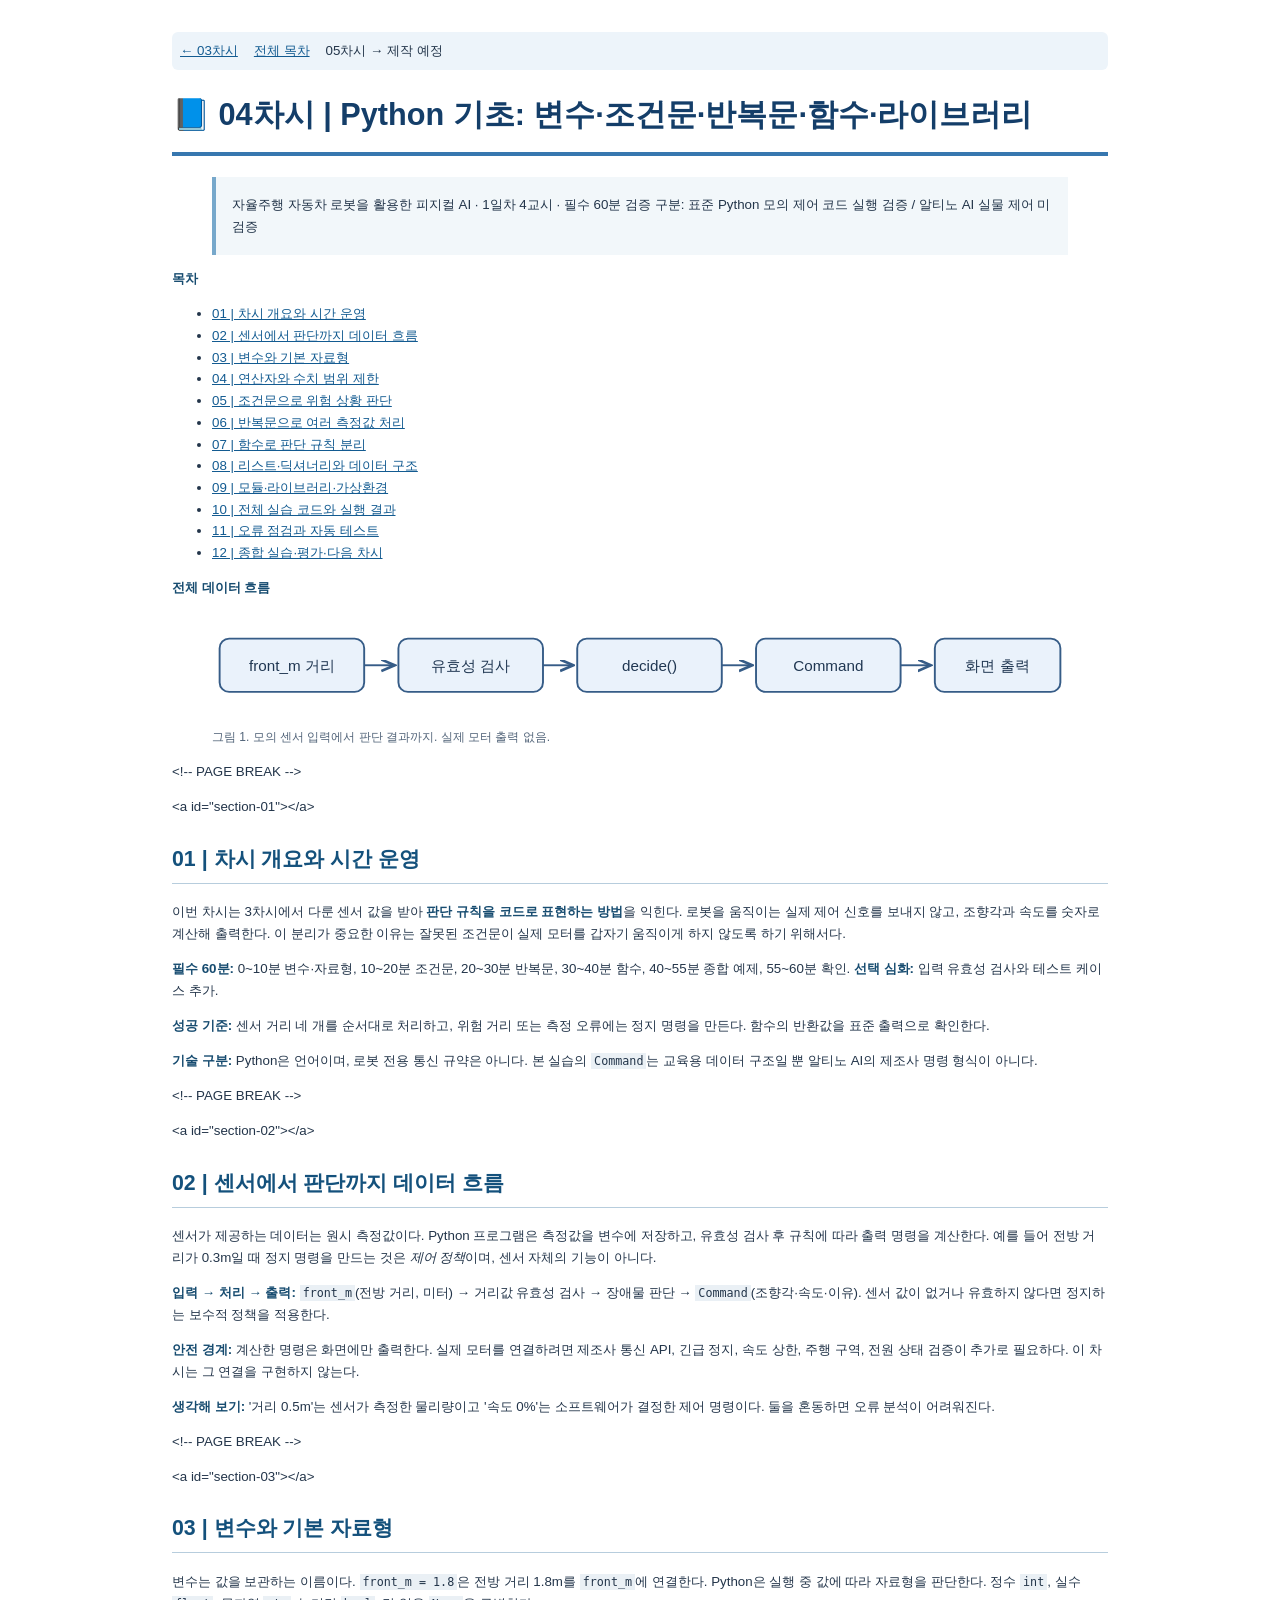
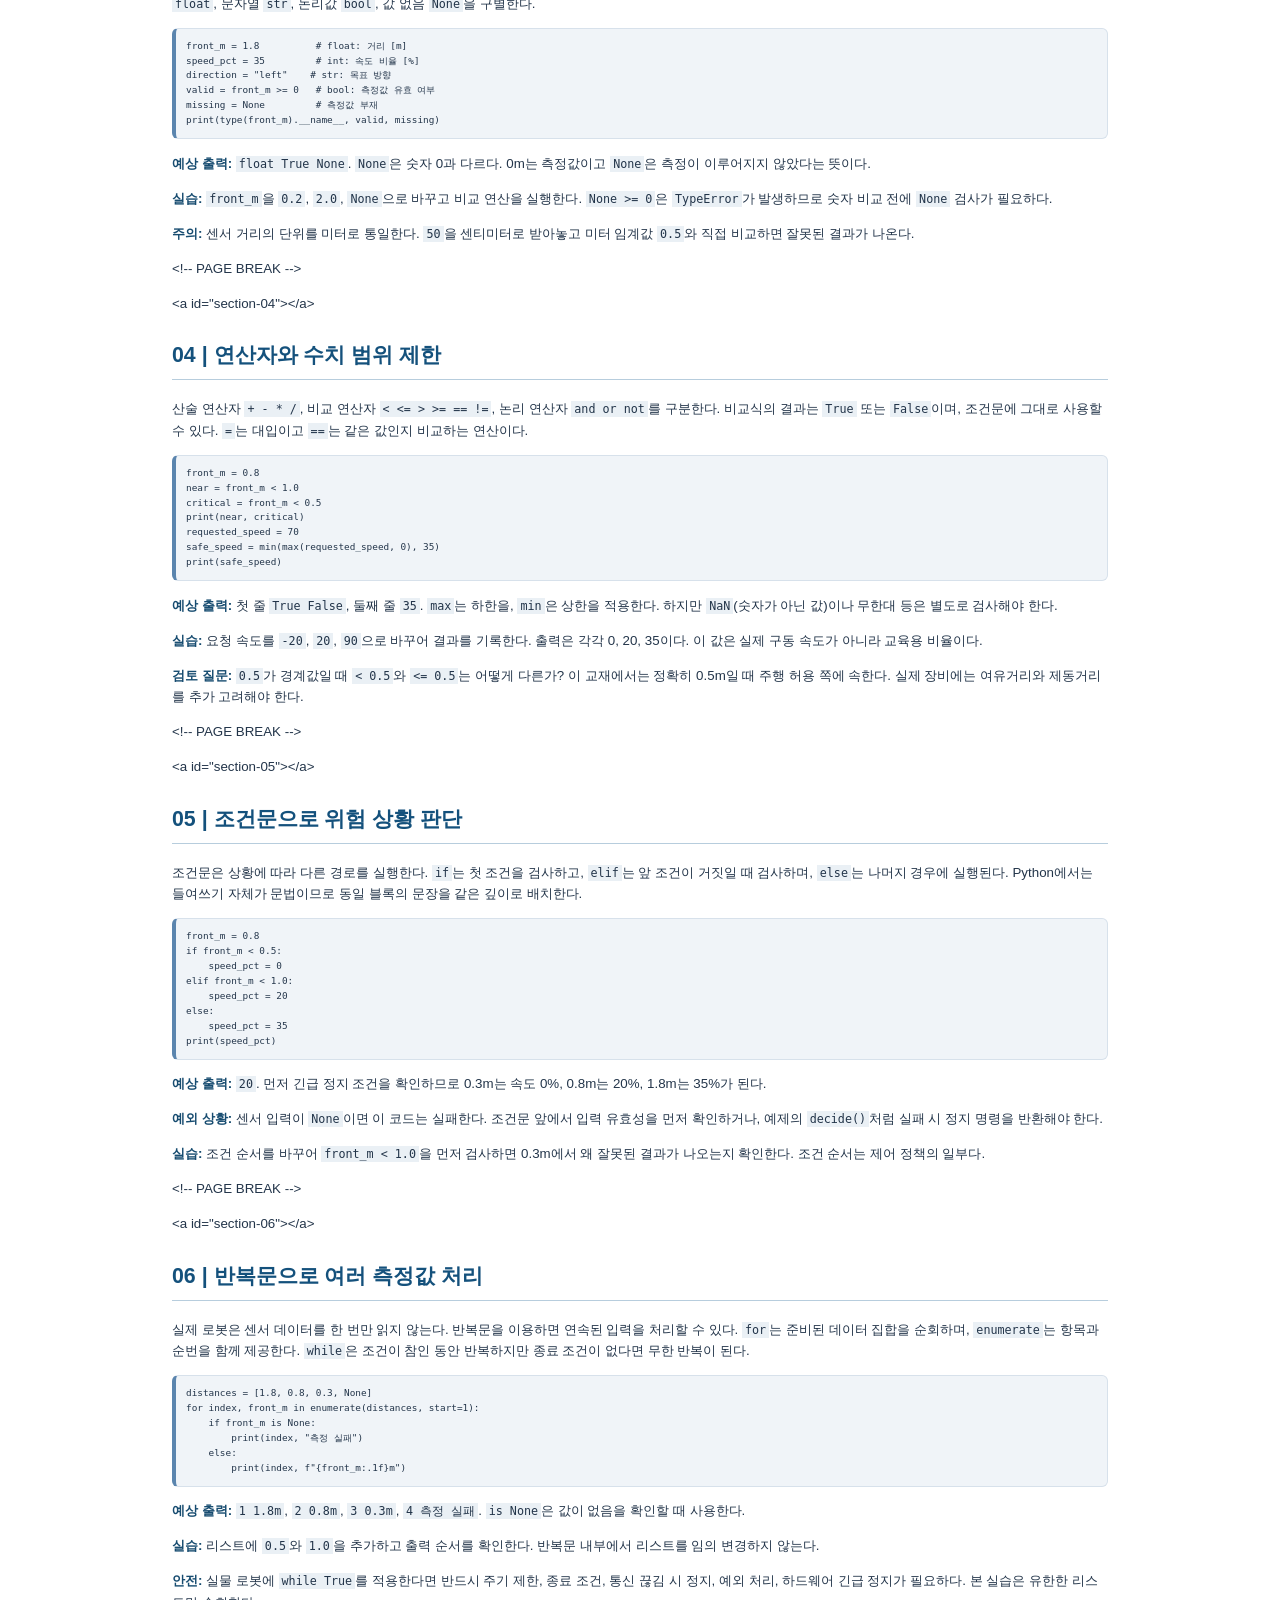
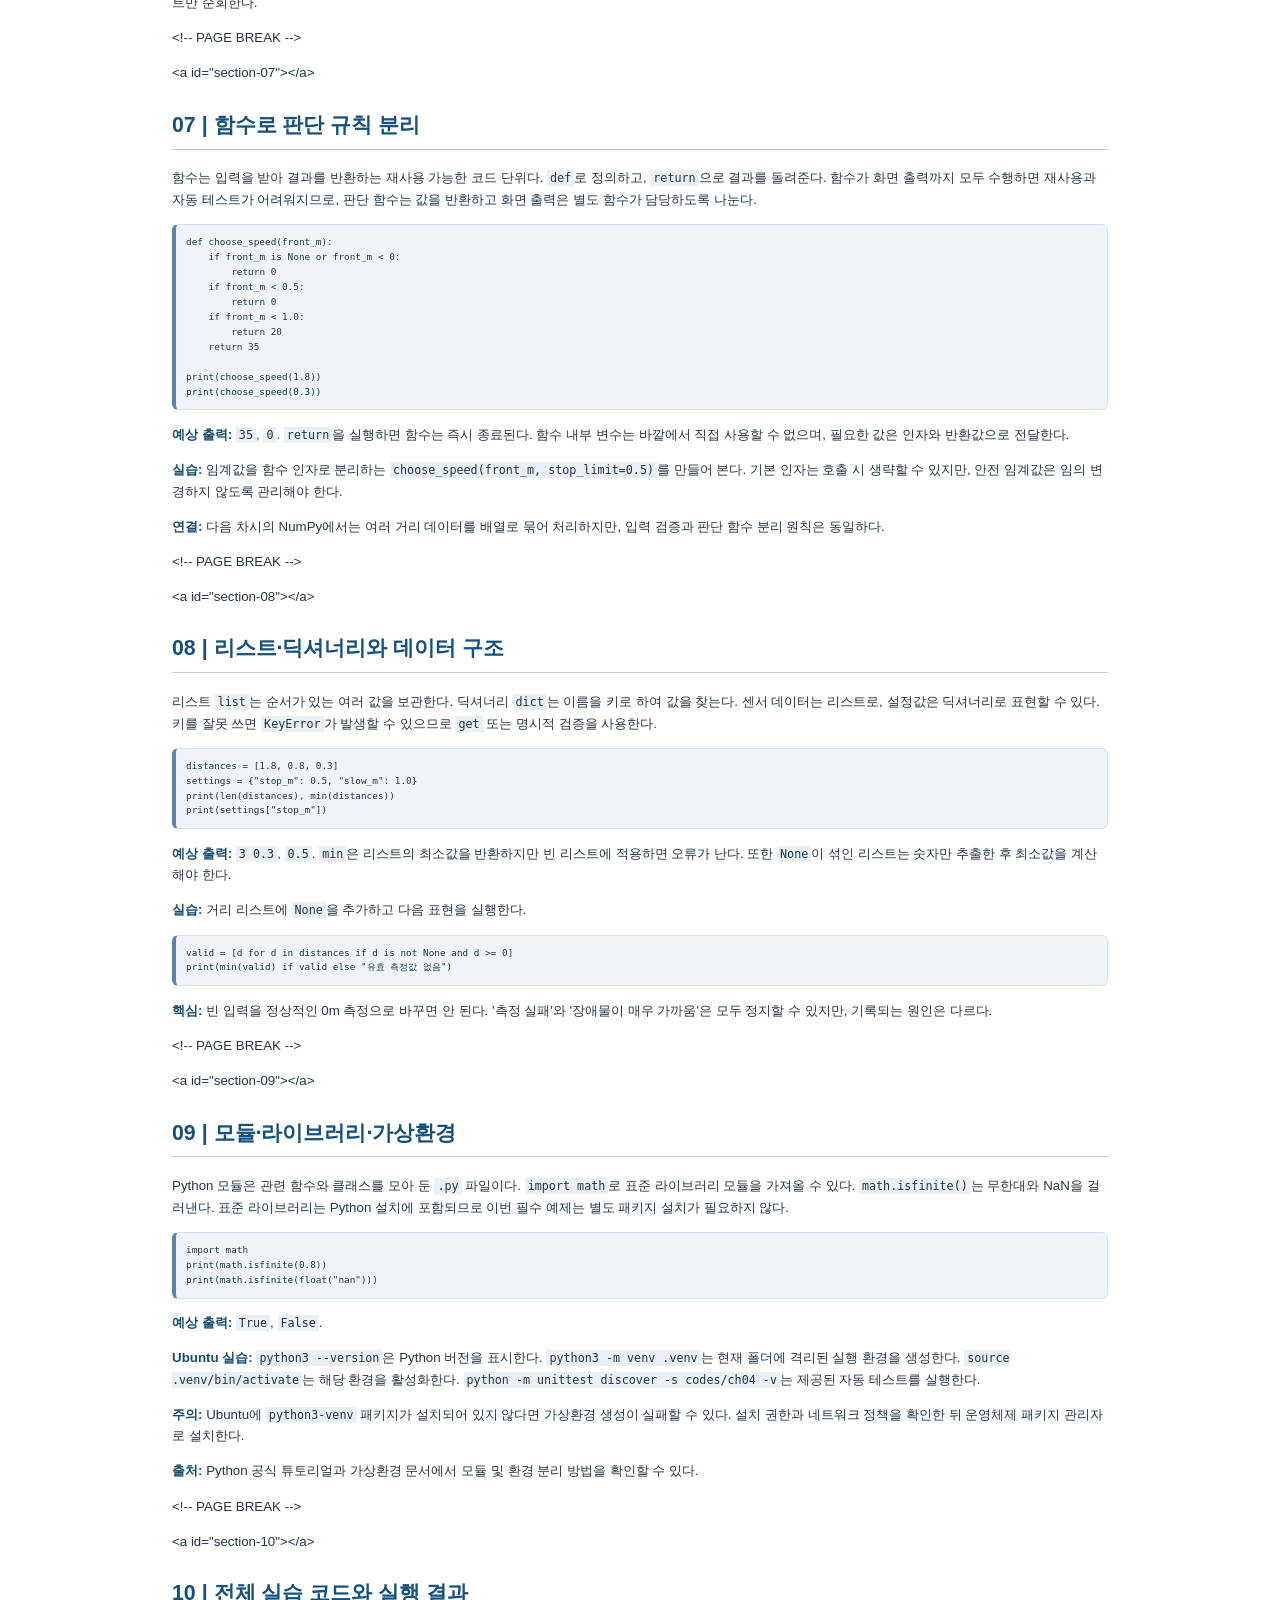
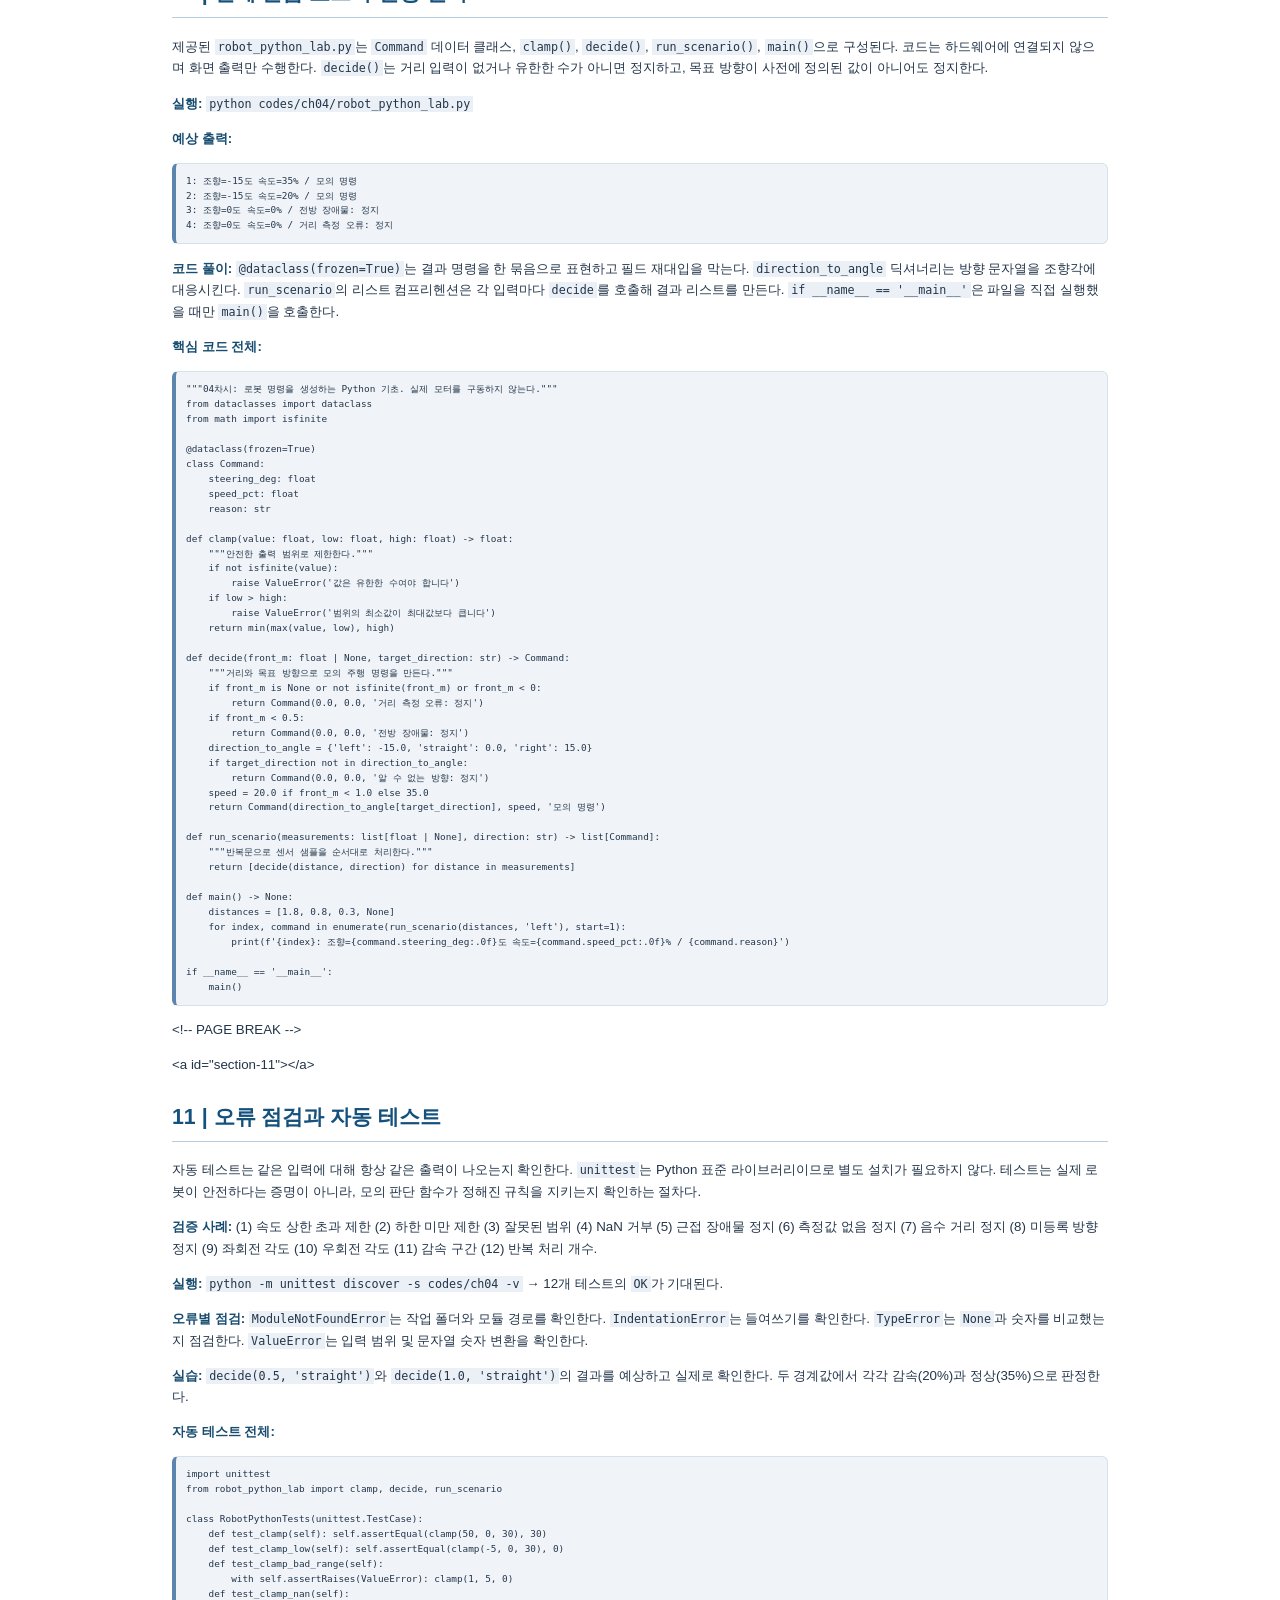
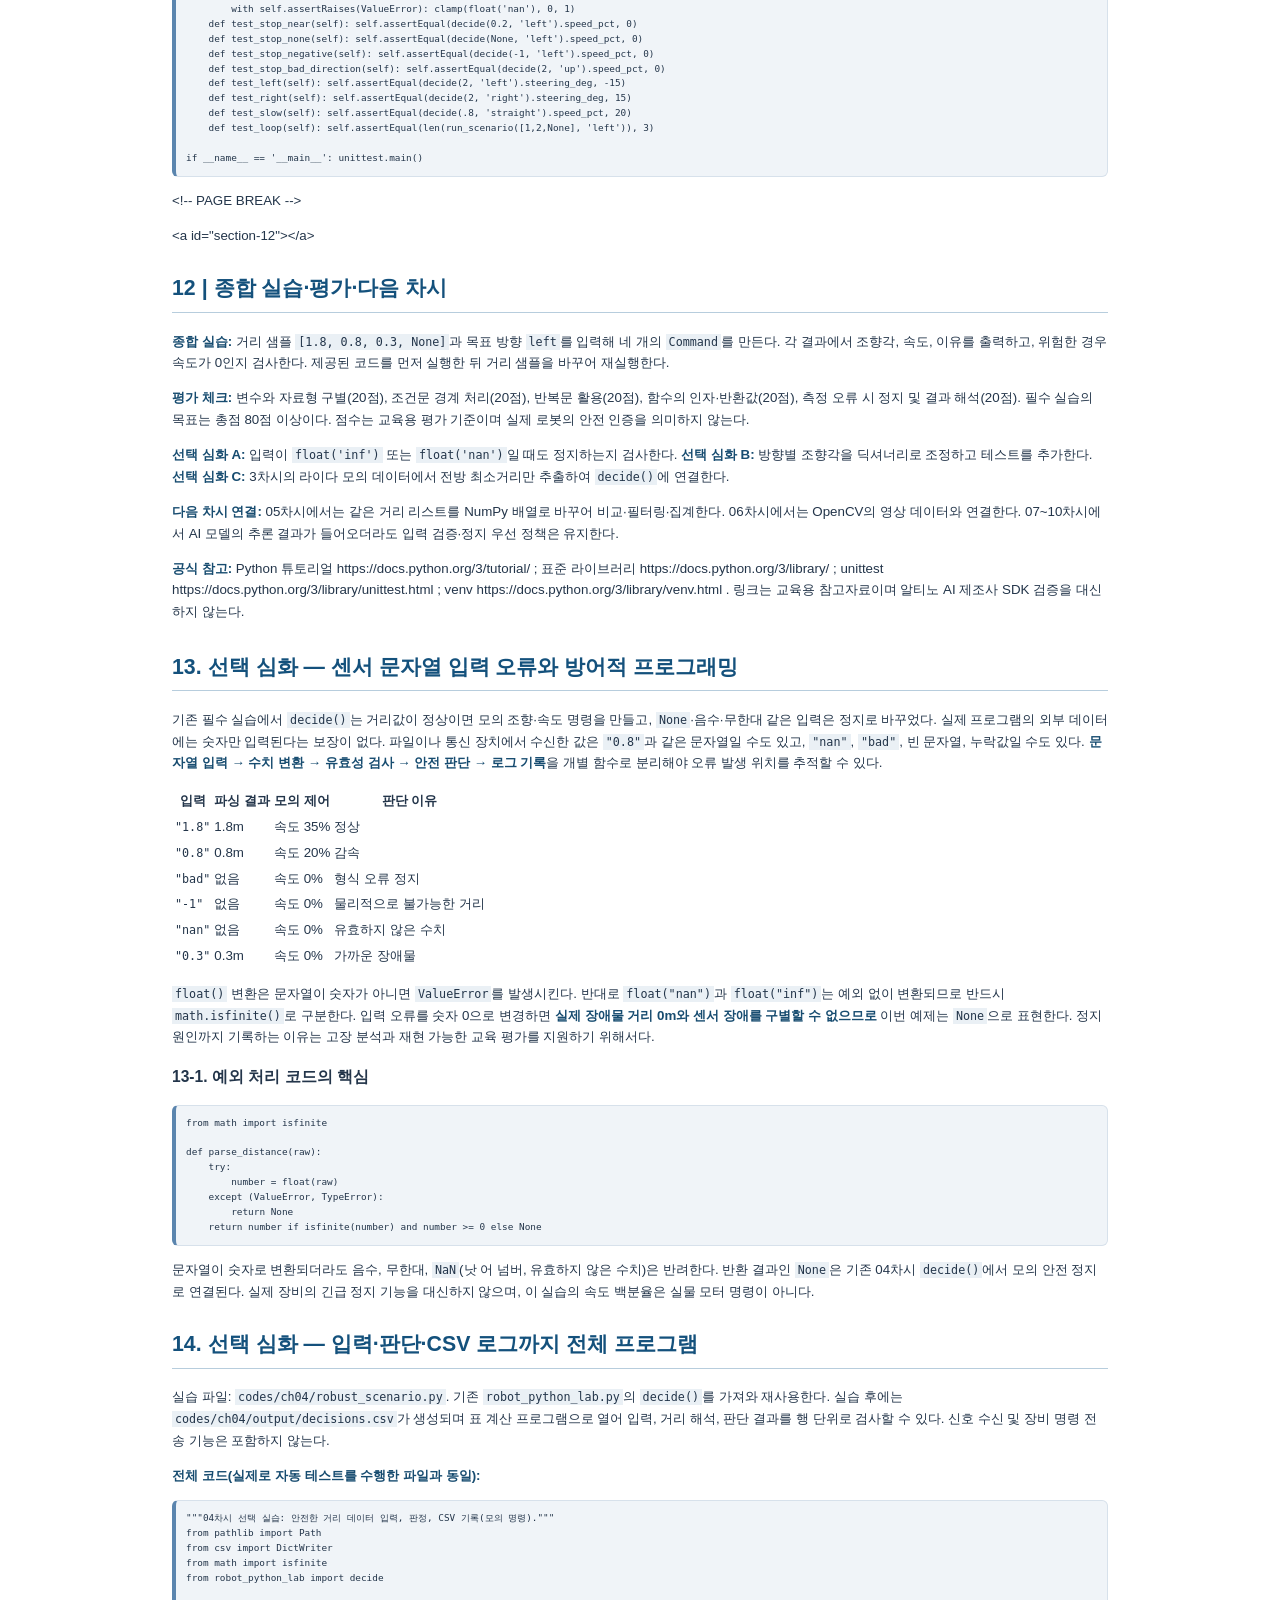
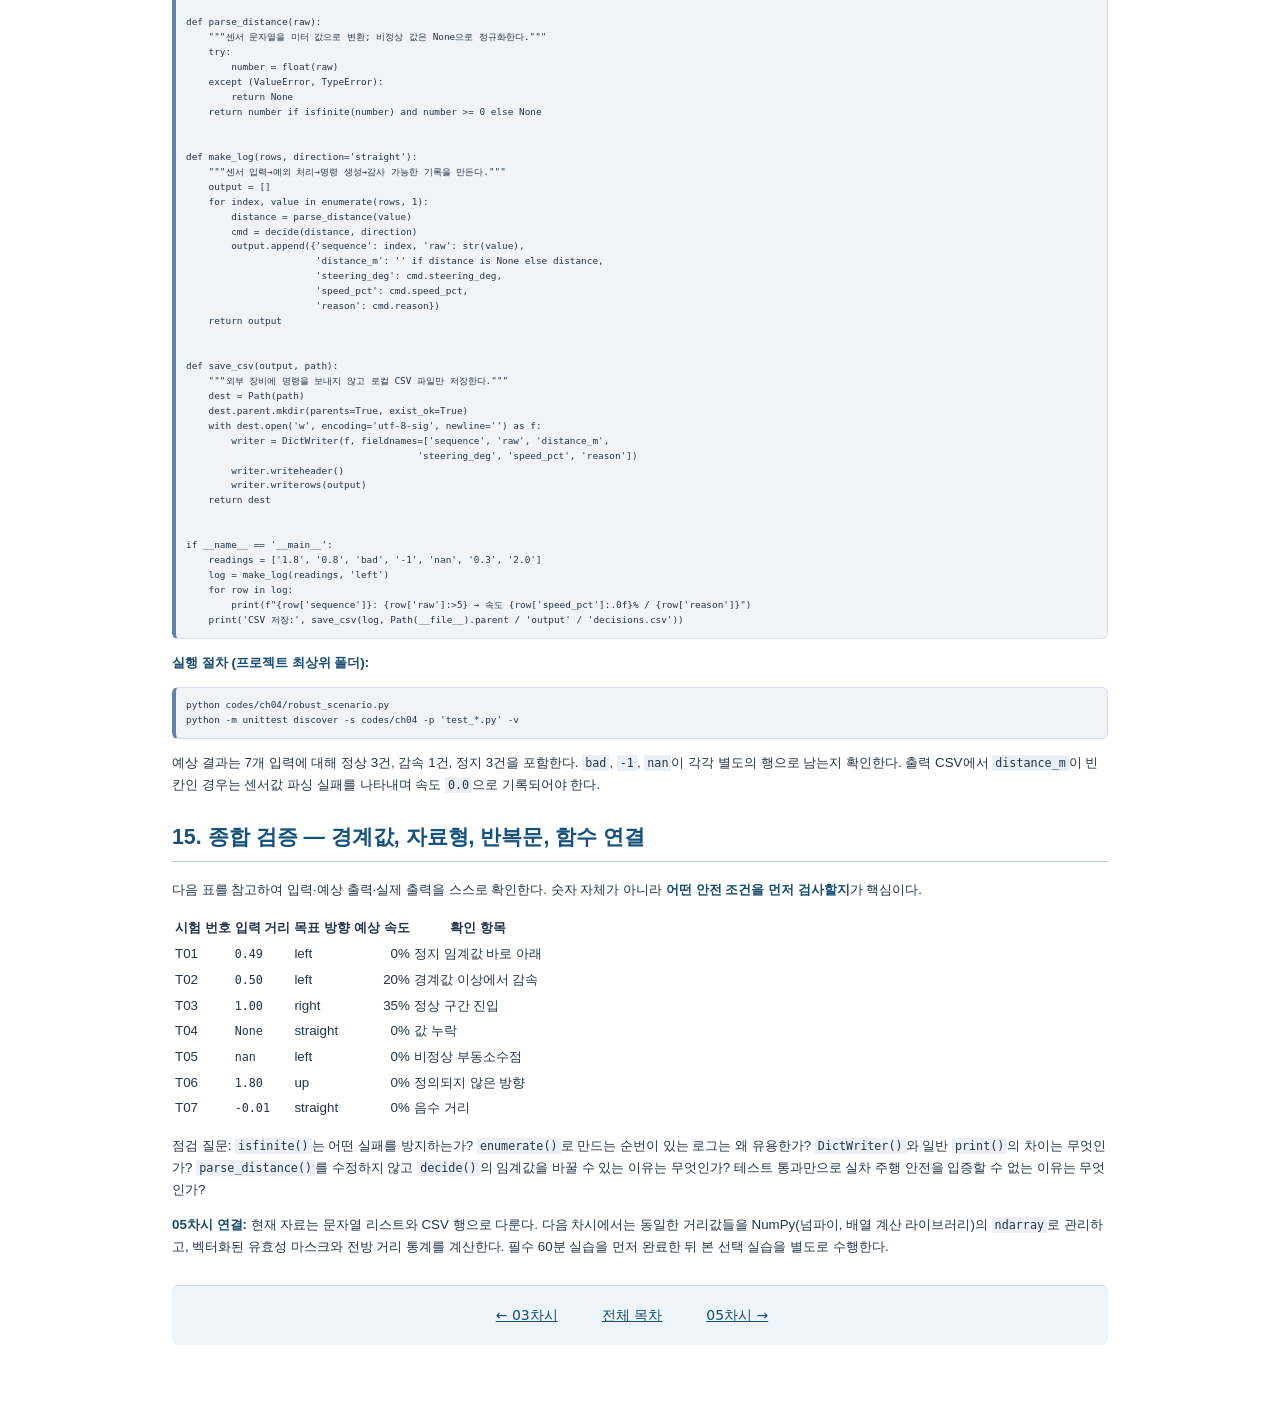
<file: chapters/ch04.html>
<!DOCTYPE html>

<html lang="ko"><head><meta charset="utf-8"/><meta content="width=device-width,initial-scale=1" name="viewport"/><title>04차시 Python 기초 | 피지컬 AI</title><style>@page{size:A4;margin:17mm 16mm 18mm 16mm;@bottom-center{content:counter(page);font-size:9pt;color:#61758b}}*{box-sizing:border-box}body{font-family:"Noto Sans CJK KR","Noto Sans",sans-serif;color:#23354a;line-height:1.63;font-size:10pt;max-width:1000px;margin:auto;padding:32px;background:white}h1{font-size:23pt;color:#143e69;border-bottom:4px solid #3777af;padding-bottom:12px}h2{font-size:16pt;color:#14517c;border-bottom:1px solid #b7cddd;padding-bottom:6px;margin-top:24px}h2.section-title{break-before:page;page-break-before:always}p,li{orphans:3;widows:3}pre{white-space:pre-wrap;overflow-wrap:anywhere;background:#f0f4f8;border:1px solid #d7e1eb;border-left:4px solid #5b85ae;border-radius:6px;padding:10px;font-size:8pt;line-height:1.4}code{font-family:"DejaVu Sans Mono",monospace;font-size:.88em}p code,li code{background:#eaf0f5;padding:1px 3px}blockquote{border-left:4px solid #77a8cb;padding:4px 16px;background:#f2f7fa}svg{width:100%;height:auto}figcaption{font-size:9pt;color:#53657a}a{color:#135b91}nav{padding:8px;background:#edf4fa;border-radius:6px}nav a{margin-right:16px}strong{color:#174c70}@media print{body{padding:0;max-width:none}nav{display:none}a{text-decoration:none;color:inherit}pre{break-inside:auto}h2{break-after:avoid}}</style><style>.audit-chapter-nav{display:flex;flex-wrap:wrap;gap:12px;justify-content:center;margin:2em auto;padding:14px;border-top:1px solid #ccd7e1;max-width:960px;font:500 14px/1.5 system-ui,sans-serif}.audit-chapter-nav a{color:#134e78;text-decoration:underline;padding:5px 8px}.audit-note,.verified-supplement{max-width:100%;margin-top:2em} .verified-supplement pre,.audit-note pre{white-space:pre-wrap;word-break:break-word} @media print {.audit-chapter-nav {display:none!important} .verified-supplement pre,.audit-note pre{white-space:pre-wrap;overflow-wrap:anywhere}}</style></head><body><nav aria-label="차시 이동"><a href="ch03.html">← 03차시</a><a href="../index.html">전체 목차</a><span>05차시 → 제작 예정</span></nav><main><h1>📘 04차시 | Python 기초: 변수·조건문·반복문·함수·라이브러리</h1>
<blockquote>
<p>자율주행 자동차 로봇을 활용한 피지컬 AI · 1일차 4교시 · 필수 60분
검증 구분: 표준 Python 모의 제어 코드 실행 검증 / 알티노 AI 실물 제어 미검증</p>
</blockquote>
<p><strong>목차</strong></p>
<ul>
<li><a href="#section-01">01 | 차시 개요와 시간 운영</a></li>
<li><a href="#section-02">02 | 센서에서 판단까지 데이터 흐름</a></li>
<li><a href="#section-03">03 | 변수와 기본 자료형</a></li>
<li><a href="#section-04">04 | 연산자와 수치 범위 제한</a></li>
<li><a href="#section-05">05 | 조건문으로 위험 상황 판단</a></li>
<li><a href="#section-06">06 | 반복문으로 여러 측정값 처리</a></li>
<li><a href="#section-07">07 | 함수로 판단 규칙 분리</a></li>
<li><a href="#section-08">08 | 리스트·딕셔너리와 데이터 구조</a></li>
<li><a href="#section-09">09 | 모듈·라이브러리·가상환경</a></li>
<li><a href="#section-10">10 | 전체 실습 코드와 실행 결과</a></li>
<li><a href="#section-11">11 | 오류 점검과 자동 테스트</a></li>
<li><a href="#section-12">12 | 종합 실습·평가·다음 차시</a></li>
</ul>
<p><strong>전체 데이터 흐름</strong></p>
<figure><svg aria-label="거리 입력에서 입력 검증, 판단 함수, 모의 명령, 화면 출력까지의 처리 흐름" role="img" viewbox="0 0 900 115" xmlns="http://www.w3.org/2000/svg"><defs><marker id="arr" markerheight="8" markerwidth="8" orient="auto" refx="7" refy="3"><path d="M0 0 L7 3 L0 6" fill="none" stroke="#365c87" stroke-width="1.4"></path></marker></defs><g fill="#eaf2fb" stroke="#365c87" stroke-width="2"><rect height="56" rx="10" width="152" x="8" y="28"></rect><rect height="56" rx="10" width="152" x="196" y="28"></rect><rect height="56" rx="10" width="152" x="384" y="28"></rect><rect height="56" rx="10" width="152" x="572" y="28"></rect><rect height="56" rx="10" width="132" x="760" y="28"></rect></g><g fill="#203752" font-family="sans-serif" font-size="16" text-anchor="middle"><text x="84" y="62">front_m 거리</text><text x="272" y="62">유효성 검사</text><text x="460" y="62">decide()</text><text x="648" y="62">Command</text><text x="826" y="62">화면 출력</text></g><g marker-end="url(#arr)" stroke="#365c87" stroke-width="2"><path d="M160 56 H192"></path><path d="M348 56 H380"></path><path d="M536 56 H568"></path><path d="M724 56 H756"></path></g></svg><figcaption>그림 1. 모의 센서 입력에서 판단 결과까지. 실제 모터 출력 없음.</figcaption></figure>
<p>&lt;!-- PAGE BREAK --&gt;</p>
<p>&lt;a id="section-01"&gt;&lt;/a&gt;</p>
<h2 class="section-title" id="section-01">01 | 차시 개요와 시간 운영</h2>
<p>이번 차시는 3차시에서 다룬 센서 값을 받아 <strong>판단 규칙을 코드로 표현하는 방법</strong>을 익힌다. 로봇을 움직이는 실제 제어 신호를 보내지 않고, 조향각과 속도를 숫자로 계산해 출력한다. 이 분리가 중요한 이유는 잘못된 조건문이 실제 모터를 갑자기 움직이게 하지 않도록 하기 위해서다.</p>
<p><strong>필수 60분:</strong> 0~10분 변수·자료형, 10~20분 조건문, 20~30분 반복문, 30~40분 함수, 40~55분 종합 예제, 55~60분 확인. <strong>선택 심화:</strong> 입력 유효성 검사와 테스트 케이스 추가.</p>
<p><strong>성공 기준:</strong> 센서 거리 네 개를 순서대로 처리하고, 위험 거리 또는 측정 오류에는 정지 명령을 만든다. 함수의 반환값을 표준 출력으로 확인한다.</p>
<p><strong>기술 구분:</strong> Python은 언어이며, 로봇 전용 통신 규약은 아니다. 본 실습의 <code>Command</code>는 교육용 데이터 구조일 뿐 알티노 AI의 제조사 명령 형식이 아니다.</p>
<p>&lt;!-- PAGE BREAK --&gt;</p>
<p>&lt;a id="section-02"&gt;&lt;/a&gt;</p>
<h2 class="section-title" id="section-02">02 | 센서에서 판단까지 데이터 흐름</h2>
<p>센서가 제공하는 데이터는 원시 측정값이다. Python 프로그램은 측정값을 변수에 저장하고, 유효성 검사 후 규칙에 따라 출력 명령을 계산한다. 예를 들어 전방 거리가 0.3m일 때 정지 명령을 만드는 것은 <em>제어 정책</em>이며, 센서 자체의 기능이 아니다.</p>
<p><strong>입력 → 처리 → 출력:</strong> <code>front_m</code>(전방 거리, 미터) → 거리값 유효성 검사 → 장애물 판단 → <code>Command</code>(조향각·속도·이유). 센서 값이 없거나 유효하지 않다면 정지하는 보수적 정책을 적용한다.</p>
<p><strong>안전 경계:</strong> 계산한 명령은 화면에만 출력한다. 실제 모터를 연결하려면 제조사 통신 API, 긴급 정지, 속도 상한, 주행 구역, 전원 상태 검증이 추가로 필요하다. 이 차시는 그 연결을 구현하지 않는다.</p>
<p><strong>생각해 보기:</strong> '거리 0.5m'는 센서가 측정한 물리량이고 '속도 0%'는 소프트웨어가 결정한 제어 명령이다. 둘을 혼동하면 오류 분석이 어려워진다.</p>
<p>&lt;!-- PAGE BREAK --&gt;</p>
<p>&lt;a id="section-03"&gt;&lt;/a&gt;</p>
<h2 class="section-title" id="section-03">03 | 변수와 기본 자료형</h2>
<p>변수는 값을 보관하는 이름이다. <code>front_m = 1.8</code>은 전방 거리 1.8m를 <code>front_m</code>에 연결한다. Python은 실행 중 값에 따라 자료형을 판단한다. 정수 <code>int</code>, 실수 <code>float</code>, 문자열 <code>str</code>, 논리값 <code>bool</code>, 값 없음 <code>None</code>을 구별한다.</p>
<pre><code class="language-python">front_m = 1.8          # float: 거리 [m]
speed_pct = 35         # int: 속도 비율 [%]
direction = "left"    # str: 목표 방향
valid = front_m &gt;= 0   # bool: 측정값 유효 여부
missing = None         # 측정값 부재
print(type(front_m).__name__, valid, missing)
</code></pre>
<p><strong>예상 출력:</strong> <code>float True None</code>. <code>None</code>은 숫자 0과 다르다. 0m는 측정값이고 <code>None</code>은 측정이 이루어지지 않았다는 뜻이다.</p>
<p><strong>실습:</strong> <code>front_m</code>을 <code>0.2</code>, <code>2.0</code>, <code>None</code>으로 바꾸고 비교 연산을 실행한다. <code>None &gt;= 0</code>은 <code>TypeError</code>가 발생하므로 숫자 비교 전에 <code>None</code> 검사가 필요하다.</p>
<p><strong>주의:</strong> 센서 거리의 단위를 미터로 통일한다. <code>50</code>을 센티미터로 받아놓고 미터 임계값 <code>0.5</code>와 직접 비교하면 잘못된 결과가 나온다.</p>
<p>&lt;!-- PAGE BREAK --&gt;</p>
<p>&lt;a id="section-04"&gt;&lt;/a&gt;</p>
<h2 class="section-title" id="section-04">04 | 연산자와 수치 범위 제한</h2>
<p>산술 연산자 <code>+ - * /</code>, 비교 연산자 <code>&lt; &lt;= &gt; &gt;= == !=</code>, 논리 연산자 <code>and or not</code>를 구분한다. 비교식의 결과는 <code>True</code> 또는 <code>False</code>이며, 조건문에 그대로 사용할 수 있다. <code>=</code>는 대입이고 <code>==</code>는 같은 값인지 비교하는 연산이다.</p>
<pre><code class="language-python">front_m = 0.8
near = front_m &lt; 1.0
critical = front_m &lt; 0.5
print(near, critical)
requested_speed = 70
safe_speed = min(max(requested_speed, 0), 35)
print(safe_speed)
</code></pre>
<p><strong>예상 출력:</strong> 첫 줄 <code>True False</code>, 둘째 줄 <code>35</code>. <code>max</code>는 하한을, <code>min</code>은 상한을 적용한다. 하지만 <code>NaN</code>(숫자가 아닌 값)이나 무한대 등은 별도로 검사해야 한다.</p>
<p><strong>실습:</strong> 요청 속도를 <code>-20</code>, <code>20</code>, <code>90</code>으로 바꾸어 결과를 기록한다. 출력은 각각 0, 20, 35이다. 이 값은 실제 구동 속도가 아니라 교육용 비율이다.</p>
<p><strong>검토 질문:</strong> <code>0.5</code>가 경계값일 때 <code>&lt; 0.5</code>와 <code>&lt;= 0.5</code>는 어떻게 다른가? 이 교재에서는 정확히 0.5m일 때 주행 허용 쪽에 속한다. 실제 장비에는 여유거리와 제동거리를 추가 고려해야 한다.</p>
<p>&lt;!-- PAGE BREAK --&gt;</p>
<p>&lt;a id="section-05"&gt;&lt;/a&gt;</p>
<h2 class="section-title" id="section-05">05 | 조건문으로 위험 상황 판단</h2>
<p>조건문은 상황에 따라 다른 경로를 실행한다. <code>if</code>는 첫 조건을 검사하고, <code>elif</code>는 앞 조건이 거짓일 때 검사하며, <code>else</code>는 나머지 경우에 실행된다. Python에서는 들여쓰기 자체가 문법이므로 동일 블록의 문장을 같은 깊이로 배치한다.</p>
<pre><code class="language-python">front_m = 0.8
if front_m &lt; 0.5:
    speed_pct = 0
elif front_m &lt; 1.0:
    speed_pct = 20
else:
    speed_pct = 35
print(speed_pct)
</code></pre>
<p><strong>예상 출력:</strong> <code>20</code>. 먼저 긴급 정지 조건을 확인하므로 0.3m는 속도 0%, 0.8m는 20%, 1.8m는 35%가 된다.</p>
<p><strong>예외 상황:</strong> 센서 입력이 <code>None</code>이면 이 코드는 실패한다. 조건문 앞에서 입력 유효성을 먼저 확인하거나, 예제의 <code>decide()</code>처럼 실패 시 정지 명령을 반환해야 한다.</p>
<p><strong>실습:</strong> 조건 순서를 바꾸어 <code>front_m &lt; 1.0</code>을 먼저 검사하면 0.3m에서 왜 잘못된 결과가 나오는지 확인한다. 조건 순서는 제어 정책의 일부다.</p>
<p>&lt;!-- PAGE BREAK --&gt;</p>
<p>&lt;a id="section-06"&gt;&lt;/a&gt;</p>
<h2 class="section-title" id="section-06">06 | 반복문으로 여러 측정값 처리</h2>
<p>실제 로봇은 센서 데이터를 한 번만 읽지 않는다. 반복문을 이용하면 연속된 입력을 처리할 수 있다. <code>for</code>는 준비된 데이터 집합을 순회하며, <code>enumerate</code>는 항목과 순번을 함께 제공한다. <code>while</code>은 조건이 참인 동안 반복하지만 종료 조건이 없다면 무한 반복이 된다.</p>
<pre><code class="language-python">distances = [1.8, 0.8, 0.3, None]
for index, front_m in enumerate(distances, start=1):
    if front_m is None:
        print(index, "측정 실패")
    else:
        print(index, f"{front_m:.1f}m")
</code></pre>
<p><strong>예상 출력:</strong> <code>1 1.8m</code>, <code>2 0.8m</code>, <code>3 0.3m</code>, <code>4 측정 실패</code>. <code>is None</code>은 값이 없음을 확인할 때 사용한다.</p>
<p><strong>실습:</strong> 리스트에 <code>0.5</code>와 <code>1.0</code>을 추가하고 출력 순서를 확인한다. 반복문 내부에서 리스트를 임의 변경하지 않는다.</p>
<p><strong>안전:</strong> 실물 로봇에 <code>while True</code>를 적용한다면 반드시 주기 제한, 종료 조건, 통신 끊김 시 정지, 예외 처리, 하드웨어 긴급 정지가 필요하다. 본 실습은 유한한 리스트만 순회한다.</p>
<p>&lt;!-- PAGE BREAK --&gt;</p>
<p>&lt;a id="section-07"&gt;&lt;/a&gt;</p>
<h2 class="section-title" id="section-07">07 | 함수로 판단 규칙 분리</h2>
<p>함수는 입력을 받아 결과를 반환하는 재사용 가능한 코드 단위다. <code>def</code>로 정의하고, <code>return</code>으로 결과를 돌려준다. 함수가 화면 출력까지 모두 수행하면 재사용과 자동 테스트가 어려워지므로, 판단 함수는 값을 반환하고 화면 출력은 별도 함수가 담당하도록 나눈다.</p>
<pre><code class="language-python">def choose_speed(front_m):
    if front_m is None or front_m &lt; 0:
        return 0
    if front_m &lt; 0.5:
        return 0
    if front_m &lt; 1.0:
        return 20
    return 35

print(choose_speed(1.8))
print(choose_speed(0.3))
</code></pre>
<p><strong>예상 출력:</strong> <code>35</code>, <code>0</code>. <code>return</code>을 실행하면 함수는 즉시 종료된다. 함수 내부 변수는 바깥에서 직접 사용할 수 없으며, 필요한 값은 인자와 반환값으로 전달한다.</p>
<p><strong>실습:</strong> 임계값을 함수 인자로 분리하는 <code>choose_speed(front_m, stop_limit=0.5)</code>를 만들어 본다. 기본 인자는 호출 시 생략할 수 있지만, 안전 임계값은 임의 변경하지 않도록 관리해야 한다.</p>
<p><strong>연결:</strong> 다음 차시의 NumPy에서는 여러 거리 데이터를 배열로 묶어 처리하지만, 입력 검증과 판단 함수 분리 원칙은 동일하다.</p>
<p>&lt;!-- PAGE BREAK --&gt;</p>
<p>&lt;a id="section-08"&gt;&lt;/a&gt;</p>
<h2 class="section-title" id="section-08">08 | 리스트·딕셔너리와 데이터 구조</h2>
<p>리스트 <code>list</code>는 순서가 있는 여러 값을 보관한다. 딕셔너리 <code>dict</code>는 이름을 키로 하여 값을 찾는다. 센서 데이터는 리스트로, 설정값은 딕셔너리로 표현할 수 있다. 키를 잘못 쓰면 <code>KeyError</code>가 발생할 수 있으므로 <code>get</code> 또는 명시적 검증을 사용한다.</p>
<pre><code class="language-python">distances = [1.8, 0.8, 0.3]
settings = {"stop_m": 0.5, "slow_m": 1.0}
print(len(distances), min(distances))
print(settings["stop_m"])
</code></pre>
<p><strong>예상 출력:</strong> <code>3 0.3</code>, <code>0.5</code>. <code>min</code>은 리스트의 최소값을 반환하지만 빈 리스트에 적용하면 오류가 난다. 또한 <code>None</code>이 섞인 리스트는 숫자만 추출한 후 최소값을 계산해야 한다.</p>
<p><strong>실습:</strong> 거리 리스트에 <code>None</code>을 추가하고 다음 표현을 실행한다.</p>
<pre><code class="language-python">valid = [d for d in distances if d is not None and d &gt;= 0]
print(min(valid) if valid else "유효 측정값 없음")
</code></pre>
<p><strong>핵심:</strong> 빈 입력을 정상적인 0m 측정으로 바꾸면 안 된다. '측정 실패'와 '장애물이 매우 가까움'은 모두 정지할 수 있지만, 기록되는 원인은 다르다.</p>
<p>&lt;!-- PAGE BREAK --&gt;</p>
<p>&lt;a id="section-09"&gt;&lt;/a&gt;</p>
<h2 class="section-title" id="section-09">09 | 모듈·라이브러리·가상환경</h2>
<p>Python 모듈은 관련 함수와 클래스를 모아 둔 <code>.py</code> 파일이다. <code>import math</code>로 표준 라이브러리 모듈을 가져올 수 있다. <code>math.isfinite()</code>는 무한대와 NaN을 걸러낸다. 표준 라이브러리는 Python 설치에 포함되므로 이번 필수 예제는 별도 패키지 설치가 필요하지 않다.</p>
<pre><code class="language-python">import math
print(math.isfinite(0.8))
print(math.isfinite(float("nan")))
</code></pre>
<p><strong>예상 출력:</strong> <code>True</code>, <code>False</code>.</p>
<p><strong>Ubuntu 실습:</strong> <code>python3 --version</code>은 Python 버전을 표시한다. <code>python3 -m venv .venv</code>는 현재 폴더에 격리된 실행 환경을 생성한다. <code>source .venv/bin/activate</code>는 해당 환경을 활성화한다. <code>python -m unittest discover -s codes/ch04 -v</code>는 제공된 자동 테스트를 실행한다.</p>
<p><strong>주의:</strong> Ubuntu에 <code>python3-venv</code> 패키지가 설치되어 있지 않다면 가상환경 생성이 실패할 수 있다. 설치 권한과 네트워크 정책을 확인한 뒤 운영체제 패키지 관리자로 설치한다.</p>
<p><strong>출처:</strong> Python 공식 튜토리얼과 가상환경 문서에서 모듈 및 환경 분리 방법을 확인할 수 있다.</p>
<p>&lt;!-- PAGE BREAK --&gt;</p>
<p>&lt;a id="section-10"&gt;&lt;/a&gt;</p>
<h2 class="section-title" id="section-10">10 | 전체 실습 코드와 실행 결과</h2>
<p>제공된 <code>robot_python_lab.py</code>는 <code>Command</code> 데이터 클래스, <code>clamp()</code>, <code>decide()</code>, <code>run_scenario()</code>, <code>main()</code>으로 구성된다. 코드는 하드웨어에 연결되지 않으며 화면 출력만 수행한다. <code>decide()</code>는 거리 입력이 없거나 유한한 수가 아니면 정지하고, 목표 방향이 사전에 정의된 값이 아니어도 정지한다.</p>
<p><strong>실행:</strong> <code>python codes/ch04/robot_python_lab.py</code></p>
<p><strong>예상 출력:</strong></p>
<pre><code class="language-text">1: 조향=-15도 속도=35% / 모의 명령
2: 조향=-15도 속도=20% / 모의 명령
3: 조향=0도 속도=0% / 전방 장애물: 정지
4: 조향=0도 속도=0% / 거리 측정 오류: 정지
</code></pre>
<p><strong>코드 풀이:</strong> <code>@dataclass(frozen=True)</code>는 결과 명령을 한 묶음으로 표현하고 필드 재대입을 막는다. <code>direction_to_angle</code> 딕셔너리는 방향 문자열을 조향각에 대응시킨다. <code>run_scenario</code>의 리스트 컴프리헨션은 각 입력마다 <code>decide</code>를 호출해 결과 리스트를 만든다. <code>if __name__ == '__main__'</code>은 파일을 직접 실행했을 때만 <code>main()</code>을 호출한다.</p>
<p><strong>핵심 코드 전체:</strong></p>
<pre><code class="language-python">"""04차시: 로봇 명령을 생성하는 Python 기초. 실제 모터를 구동하지 않는다."""
from dataclasses import dataclass
from math import isfinite

@dataclass(frozen=True)
class Command:
    steering_deg: float
    speed_pct: float
    reason: str

def clamp(value: float, low: float, high: float) -&gt; float:
    """안전한 출력 범위로 제한한다."""
    if not isfinite(value):
        raise ValueError('값은 유한한 수여야 합니다')
    if low &gt; high:
        raise ValueError('범위의 최소값이 최대값보다 큽니다')
    return min(max(value, low), high)

def decide(front_m: float | None, target_direction: str) -&gt; Command:
    """거리와 목표 방향으로 모의 주행 명령을 만든다."""
    if front_m is None or not isfinite(front_m) or front_m &lt; 0:
        return Command(0.0, 0.0, '거리 측정 오류: 정지')
    if front_m &lt; 0.5:
        return Command(0.0, 0.0, '전방 장애물: 정지')
    direction_to_angle = {'left': -15.0, 'straight': 0.0, 'right': 15.0}
    if target_direction not in direction_to_angle:
        return Command(0.0, 0.0, '알 수 없는 방향: 정지')
    speed = 20.0 if front_m &lt; 1.0 else 35.0
    return Command(direction_to_angle[target_direction], speed, '모의 명령')

def run_scenario(measurements: list[float | None], direction: str) -&gt; list[Command]:
    """반복문으로 센서 샘플을 순서대로 처리한다."""
    return [decide(distance, direction) for distance in measurements]

def main() -&gt; None:
    distances = [1.8, 0.8, 0.3, None]
    for index, command in enumerate(run_scenario(distances, 'left'), start=1):
        print(f'{index}: 조향={command.steering_deg:.0f}도 속도={command.speed_pct:.0f}% / {command.reason}')

if __name__ == '__main__':
    main()
</code></pre>
<p>&lt;!-- PAGE BREAK --&gt;</p>
<p>&lt;a id="section-11"&gt;&lt;/a&gt;</p>
<h2 class="section-title" id="section-11">11 | 오류 점검과 자동 테스트</h2>
<p>자동 테스트는 같은 입력에 대해 항상 같은 출력이 나오는지 확인한다. <code>unittest</code>는 Python 표준 라이브러리이므로 별도 설치가 필요하지 않다. 테스트는 실제 로봇이 안전하다는 증명이 아니라, 모의 판단 함수가 정해진 규칙을 지키는지 확인하는 절차다.</p>
<p><strong>검증 사례:</strong> (1) 속도 상한 초과 제한 (2) 하한 미만 제한 (3) 잘못된 범위 (4) NaN 거부 (5) 근접 장애물 정지 (6) 측정값 없음 정지 (7) 음수 거리 정지 (8) 미등록 방향 정지 (9) 좌회전 각도 (10) 우회전 각도 (11) 감속 구간 (12) 반복 처리 개수.</p>
<p><strong>실행:</strong> <code>python -m unittest discover -s codes/ch04 -v</code> → 12개 테스트의 <code>OK</code>가 기대된다.</p>
<p><strong>오류별 점검:</strong> <code>ModuleNotFoundError</code>는 작업 폴더와 모듈 경로를 확인한다. <code>IndentationError</code>는 들여쓰기를 확인한다. <code>TypeError</code>는 <code>None</code>과 숫자를 비교했는지 점검한다. <code>ValueError</code>는 입력 범위 및 문자열 숫자 변환을 확인한다.</p>
<p><strong>실습:</strong> <code>decide(0.5, 'straight')</code>와 <code>decide(1.0, 'straight')</code>의 결과를 예상하고 실제로 확인한다. 두 경계값에서 각각 감속(20%)과 정상(35%)으로 판정한다.</p>
<p><strong>자동 테스트 전체:</strong></p>
<pre><code class="language-python">import unittest
from robot_python_lab import clamp, decide, run_scenario

class RobotPythonTests(unittest.TestCase):
    def test_clamp(self): self.assertEqual(clamp(50, 0, 30), 30)
    def test_clamp_low(self): self.assertEqual(clamp(-5, 0, 30), 0)
    def test_clamp_bad_range(self):
        with self.assertRaises(ValueError): clamp(1, 5, 0)
    def test_clamp_nan(self):
        with self.assertRaises(ValueError): clamp(float('nan'), 0, 1)
    def test_stop_near(self): self.assertEqual(decide(0.2, 'left').speed_pct, 0)
    def test_stop_none(self): self.assertEqual(decide(None, 'left').speed_pct, 0)
    def test_stop_negative(self): self.assertEqual(decide(-1, 'left').speed_pct, 0)
    def test_stop_bad_direction(self): self.assertEqual(decide(2, 'up').speed_pct, 0)
    def test_left(self): self.assertEqual(decide(2, 'left').steering_deg, -15)
    def test_right(self): self.assertEqual(decide(2, 'right').steering_deg, 15)
    def test_slow(self): self.assertEqual(decide(.8, 'straight').speed_pct, 20)
    def test_loop(self): self.assertEqual(len(run_scenario([1,2,None], 'left')), 3)

if __name__ == '__main__': unittest.main()
</code></pre>
<p>&lt;!-- PAGE BREAK --&gt;</p>
<p>&lt;a id="section-12"&gt;&lt;/a&gt;</p>
<h2 class="section-title" id="section-12">12 | 종합 실습·평가·다음 차시</h2>
<p><strong>종합 실습:</strong> 거리 샘플 <code>[1.8, 0.8, 0.3, None]</code>과 목표 방향 <code>left</code>를 입력해 네 개의 <code>Command</code>를 만든다. 각 결과에서 조향각, 속도, 이유를 출력하고, 위험한 경우 속도가 0인지 검사한다. 제공된 코드를 먼저 실행한 뒤 거리 샘플을 바꾸어 재실행한다.</p>
<p><strong>평가 체크:</strong> 변수와 자료형 구별(20점), 조건문 경계 처리(20점), 반복문 활용(20점), 함수의 인자·반환값(20점), 측정 오류 시 정지 및 결과 해석(20점). 필수 실습의 목표는 총점 80점 이상이다. 점수는 교육용 평가 기준이며 실제 로봇의 안전 인증을 의미하지 않는다.</p>
<p><strong>선택 심화 A:</strong> 입력이 <code>float('inf')</code> 또는 <code>float('nan')</code>일 때도 정지하는지 검사한다. <strong>선택 심화 B:</strong> 방향별 조향각을 딕셔너리로 조정하고 테스트를 추가한다. <strong>선택 심화 C:</strong> 3차시의 라이다 모의 데이터에서 전방 최소거리만 추출하여 <code>decide()</code>에 연결한다.</p>
<p><strong>다음 차시 연결:</strong> 05차시에서는 같은 거리 리스트를 NumPy 배열로 바꾸어 비교·필터링·집계한다. 06차시에서는 OpenCV의 영상 데이터와 연결한다. 07~10차시에서 AI 모델의 추론 결과가 들어오더라도 입력 검증·정지 우선 정책은 유지한다.</p>
<p><strong>공식 참고:</strong> Python 튜토리얼 https://docs.python.org/3/tutorial/ ; 표준 라이브러리 https://docs.python.org/3/library/ ; unittest https://docs.python.org/3/library/unittest.html ; venv https://docs.python.org/3/library/venv.html . 링크는 교육용 참고자료이며 알티노 AI 제조사 SDK 검증을 대신하지 않는다.</p>
<section class="verified-supplement" id="ch04-supplement">
<h2>13. 선택 심화 — 센서 문자열 입력 오류와 방어적 프로그래밍</h2>
<p>기존 필수 실습에서 <code>decide()</code>는 거리값이 정상이면 모의 조향·속도 명령을 만들고, <code>None</code>·음수·무한대 같은 입력은 정지로 바꾸었다. 실제 프로그램의 외부 데이터에는 숫자만 입력된다는 보장이 없다. 파일이나 통신 장치에서 수신한 값은 <code>"0.8"</code>과 같은 문자열일 수도 있고, <code>"nan"</code>, <code>"bad"</code>, 빈 문자열, 누락값일 수도 있다. <strong>문자열 입력 → 수치 변환 → 유효성 검사 → 안전 판단 → 로그 기록</strong>을 개별 함수로 분리해야 오류 발생 위치를 추적할 수 있다.</p>
<table>
<thead>
<tr>
<th>입력</th>
<th>파싱 결과</th>
<th>모의 제어</th>
<th>판단 이유</th>
</tr>
</thead>
<tbody>
<tr>
<td><code>"1.8"</code></td>
<td>1.8m</td>
<td>속도 35%</td>
<td>정상</td>
</tr>
<tr>
<td><code>"0.8"</code></td>
<td>0.8m</td>
<td>속도 20%</td>
<td>감속</td>
</tr>
<tr>
<td><code>"bad"</code></td>
<td>없음</td>
<td>속도 0%</td>
<td>형식 오류 정지</td>
</tr>
<tr>
<td><code>"-1"</code></td>
<td>없음</td>
<td>속도 0%</td>
<td>물리적으로 불가능한 거리</td>
</tr>
<tr>
<td><code>"nan"</code></td>
<td>없음</td>
<td>속도 0%</td>
<td>유효하지 않은 수치</td>
</tr>
<tr>
<td><code>"0.3"</code></td>
<td>0.3m</td>
<td>속도 0%</td>
<td>가까운 장애물</td>
</tr>
</tbody>
</table>
<p><code>float()</code> 변환은 문자열이 숫자가 아니면 <code>ValueError</code>를 발생시킨다. 반대로 <code>float("nan")</code>과 <code>float("inf")</code>는 예외 없이 변환되므로 반드시 <code>math.isfinite()</code>로 구분한다. 입력 오류를 숫자 0으로 변경하면 <strong>실제 장애물 거리 0m와 센서 장애를 구별할 수 없으므로</strong> 이번 예제는 <code>None</code>으로 표현한다. 정지 원인까지 기록하는 이유는 고장 분석과 재현 가능한 교육 평가를 지원하기 위해서다.</p>
<h3>13-1. 예외 처리 코드의 핵심</h3>
<pre><code class="language-python">from math import isfinite

def parse_distance(raw):
    try:
        number = float(raw)
    except (ValueError, TypeError):
        return None
    return number if isfinite(number) and number &gt;= 0 else None
</code></pre>
<p>문자열이 숫자로 변환되더라도 음수, 무한대, <code>NaN</code>(낫 어 넘버, 유효하지 않은 수치)은 반려한다. 반환 결과인 <code>None</code>은 기존 04차시 <code>decide()</code>에서 모의 안전 정지로 연결된다. 실제 장비의 긴급 정지 기능을 대신하지 않으며, 이 실습의 속도 백분율은 실물 모터 명령이 아니다.</p>
<h2>14. 선택 심화 — 입력·판단·CSV 로그까지 전체 프로그램</h2>
<p>실습 파일: <code>codes/ch04/robust_scenario.py</code>. 기존 <code>robot_python_lab.py</code>의 <code>decide()</code>를 가져와 재사용한다. 실습 후에는 <code>codes/ch04/output/decisions.csv</code>가 생성되며 표 계산 프로그램으로 열어 입력, 거리 해석, 판단 결과를 행 단위로 검사할 수 있다. 신호 수신 및 장비 명령 전송 기능은 포함하지 않는다.</p>
<p><strong>전체 코드(실제로 자동 테스트를 수행한 파일과 동일):</strong></p>
<pre><code class="language-python">"""04차시 선택 실습: 안전한 거리 데이터 입력, 판정, CSV 기록(모의 명령)."""
from pathlib import Path
from csv import DictWriter
from math import isfinite
from robot_python_lab import decide


def parse_distance(raw):
    """센서 문자열을 미터 값으로 변환; 비정상 값은 None으로 정규화한다."""
    try:
        number = float(raw)
    except (ValueError, TypeError):
        return None
    return number if isfinite(number) and number &gt;= 0 else None


def make_log(rows, direction='straight'):
    """센서 입력→예외 처리→명령 생성→감사 가능한 기록을 만든다."""
    output = []
    for index, value in enumerate(rows, 1):
        distance = parse_distance(value)
        cmd = decide(distance, direction)
        output.append({'sequence': index, 'raw': str(value),
                       'distance_m': '' if distance is None else distance,
                       'steering_deg': cmd.steering_deg,
                       'speed_pct': cmd.speed_pct,
                       'reason': cmd.reason})
    return output


def save_csv(output, path):
    """외부 장비에 명령을 보내지 않고 로컬 CSV 파일만 저장한다."""
    dest = Path(path)
    dest.parent.mkdir(parents=True, exist_ok=True)
    with dest.open('w', encoding='utf-8-sig', newline='') as f:
        writer = DictWriter(f, fieldnames=['sequence', 'raw', 'distance_m',
                                         'steering_deg', 'speed_pct', 'reason'])
        writer.writeheader()
        writer.writerows(output)
    return dest


if __name__ == '__main__':
    readings = ['1.8', '0.8', 'bad', '-1', 'nan', '0.3', '2.0']
    log = make_log(readings, 'left')
    for row in log:
        print(f"{row['sequence']}: {row['raw']:&gt;5} → 속도 {row['speed_pct']:.0f}% / {row['reason']}")
    print('CSV 저장:', save_csv(log, Path(__file__).parent / 'output' / 'decisions.csv'))
</code></pre>
<p><strong>실행 절차 (프로젝트 최상위 폴더):</strong></p>
<pre><code class="language-bash">python codes/ch04/robust_scenario.py
python -m unittest discover -s codes/ch04 -p 'test_*.py' -v
</code></pre>
<p>예상 결과는 7개 입력에 대해 정상 3건, 감속 1건, 정지 3건을 포함한다. <code>bad</code>, <code>-1</code>, <code>nan</code>이 각각 별도의 행으로 남는지 확인한다. 출력 CSV에서 <code>distance_m</code>이 빈 칸인 경우는 센서값 파싱 실패를 나타내며 속도 <code>0.0</code>으로 기록되어야 한다.</p>
<h2>15. 종합 검증 — 경계값, 자료형, 반복문, 함수 연결</h2>
<p>다음 표를 참고하여 입력·예상 출력·실제 출력을 스스로 확인한다. 숫자 자체가 아니라 <strong>어떤 안전 조건을 먼저 검사할지</strong>가 핵심이다.</p>
<table>
<thead>
<tr>
<th>시험 번호</th>
<th>입력 거리</th>
<th>목표 방향</th>
<th style="text-align:right">예상 속도</th>
<th>확인 항목</th>
</tr>
</thead>
<tbody>
<tr>
<td>T01</td>
<td><code>0.49</code></td>
<td>left</td>
<td style="text-align:right">0%</td>
<td>정지 임계값 바로 아래</td>
</tr>
<tr>
<td>T02</td>
<td><code>0.50</code></td>
<td>left</td>
<td style="text-align:right">20%</td>
<td>경계값 이상에서 감속</td>
</tr>
<tr>
<td>T03</td>
<td><code>1.00</code></td>
<td>right</td>
<td style="text-align:right">35%</td>
<td>정상 구간 진입</td>
</tr>
<tr>
<td>T04</td>
<td><code>None</code></td>
<td>straight</td>
<td style="text-align:right">0%</td>
<td>값 누락</td>
</tr>
<tr>
<td>T05</td>
<td><code>nan</code></td>
<td>left</td>
<td style="text-align:right">0%</td>
<td>비정상 부동소수점</td>
</tr>
<tr>
<td>T06</td>
<td><code>1.80</code></td>
<td>up</td>
<td style="text-align:right">0%</td>
<td>정의되지 않은 방향</td>
</tr>
<tr>
<td>T07</td>
<td><code>-0.01</code></td>
<td>straight</td>
<td style="text-align:right">0%</td>
<td>음수 거리</td>
</tr>
</tbody>
</table>
<p>점검 질문: <code>isfinite()</code>는 어떤 실패를 방지하는가? <code>enumerate()</code>로 만드는 순번이 있는 로그는 왜 유용한가? <code>DictWriter()</code>와 일반 <code>print()</code>의 차이는 무엇인가? <code>parse_distance()</code>를 수정하지 않고 <code>decide()</code>의 임계값을 바꿀 수 있는 이유는 무엇인가? 테스트 통과만으로 실차 주행 안전을 입증할 수 없는 이유는 무엇인가?</p>
<p><strong>05차시 연결:</strong> 현재 자료는 문자열 리스트와 CSV 행으로 다룬다. 다음 차시에서는 동일한 거리값들을 NumPy(넘파이, 배열 계산 라이브러리)의 <code>ndarray</code>로 관리하고, 벡터화된 유효성 마스크와 전방 거리 통계를 계산한다. 필수 60분 실습을 먼저 완료한 뒤 본 선택 실습을 별도로 수행한다.</p>
</section>
</main><nav aria-label="차시 이동" class="audit-chapter-nav"><a href="ch03.html">← 03차시</a><a href="../index.html">전체 목차</a><a href="ch05.html">05차시 →</a></nav></body></html>
</file>
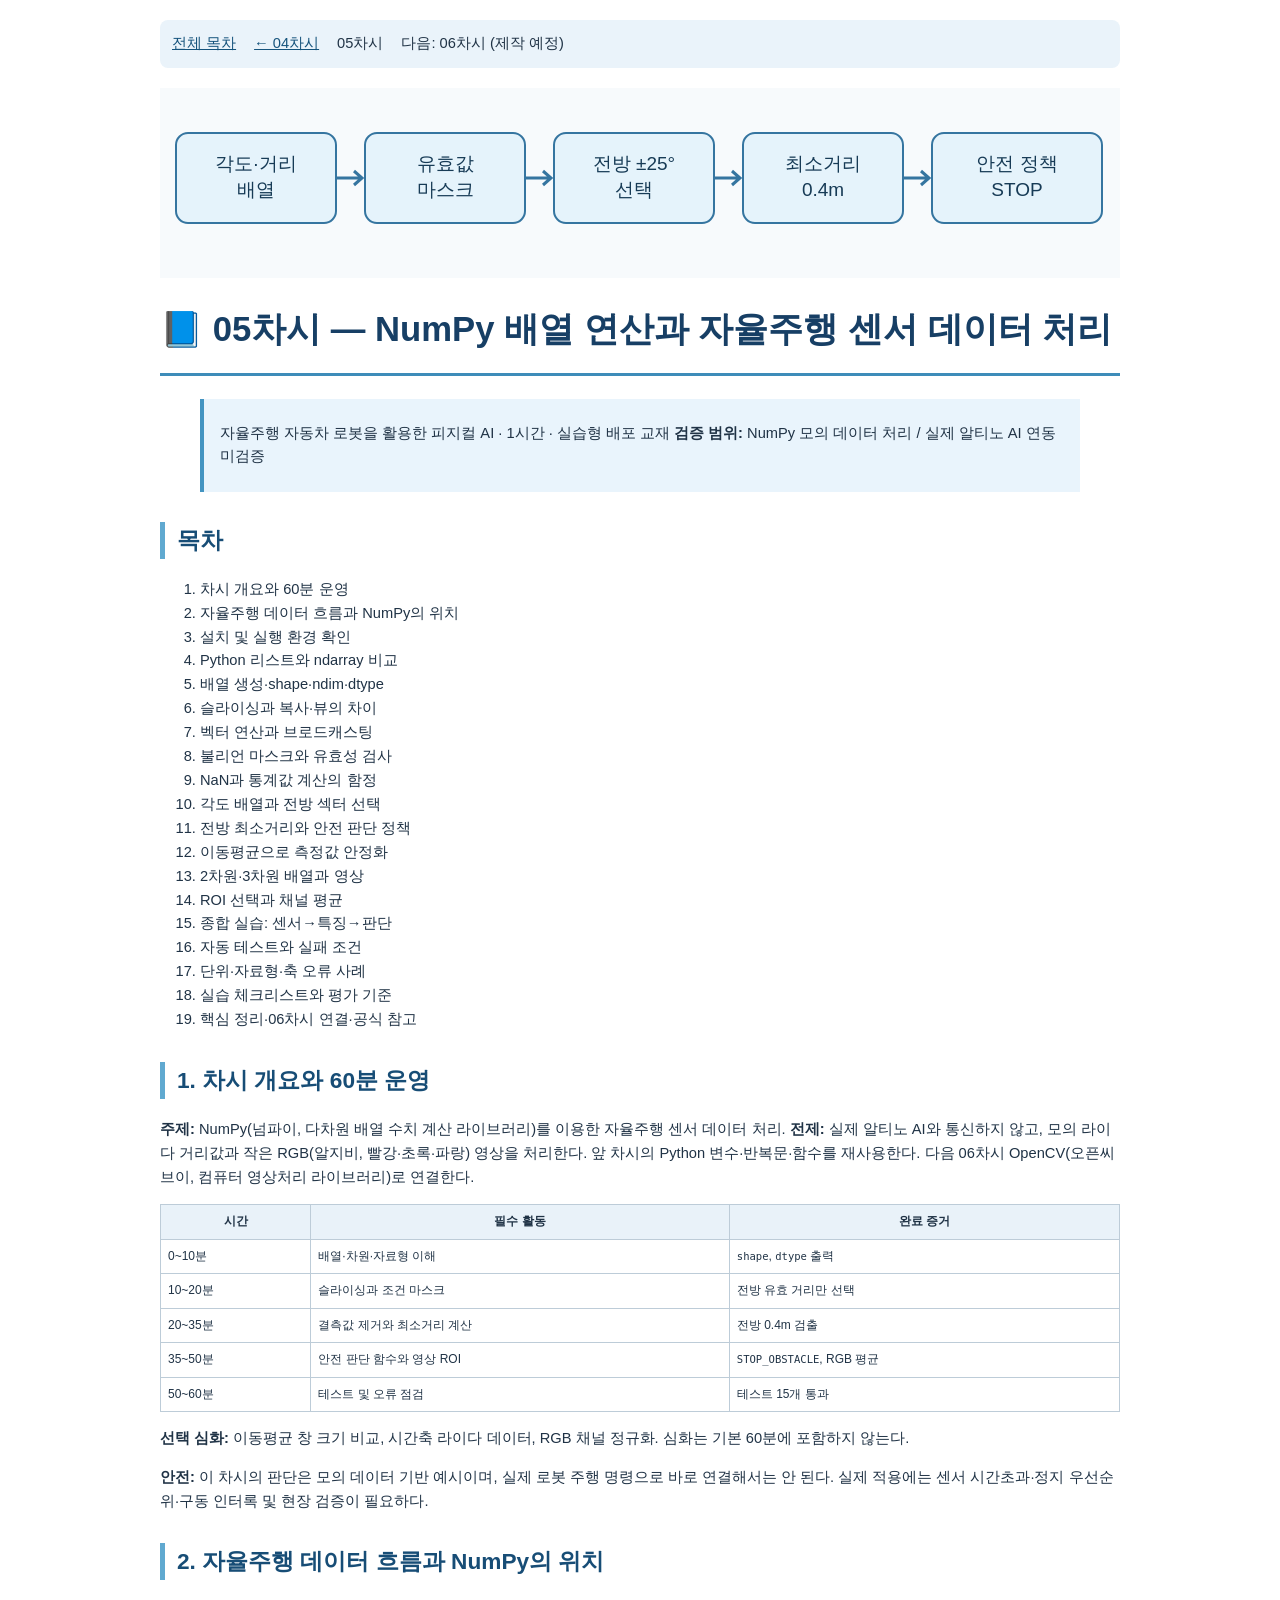
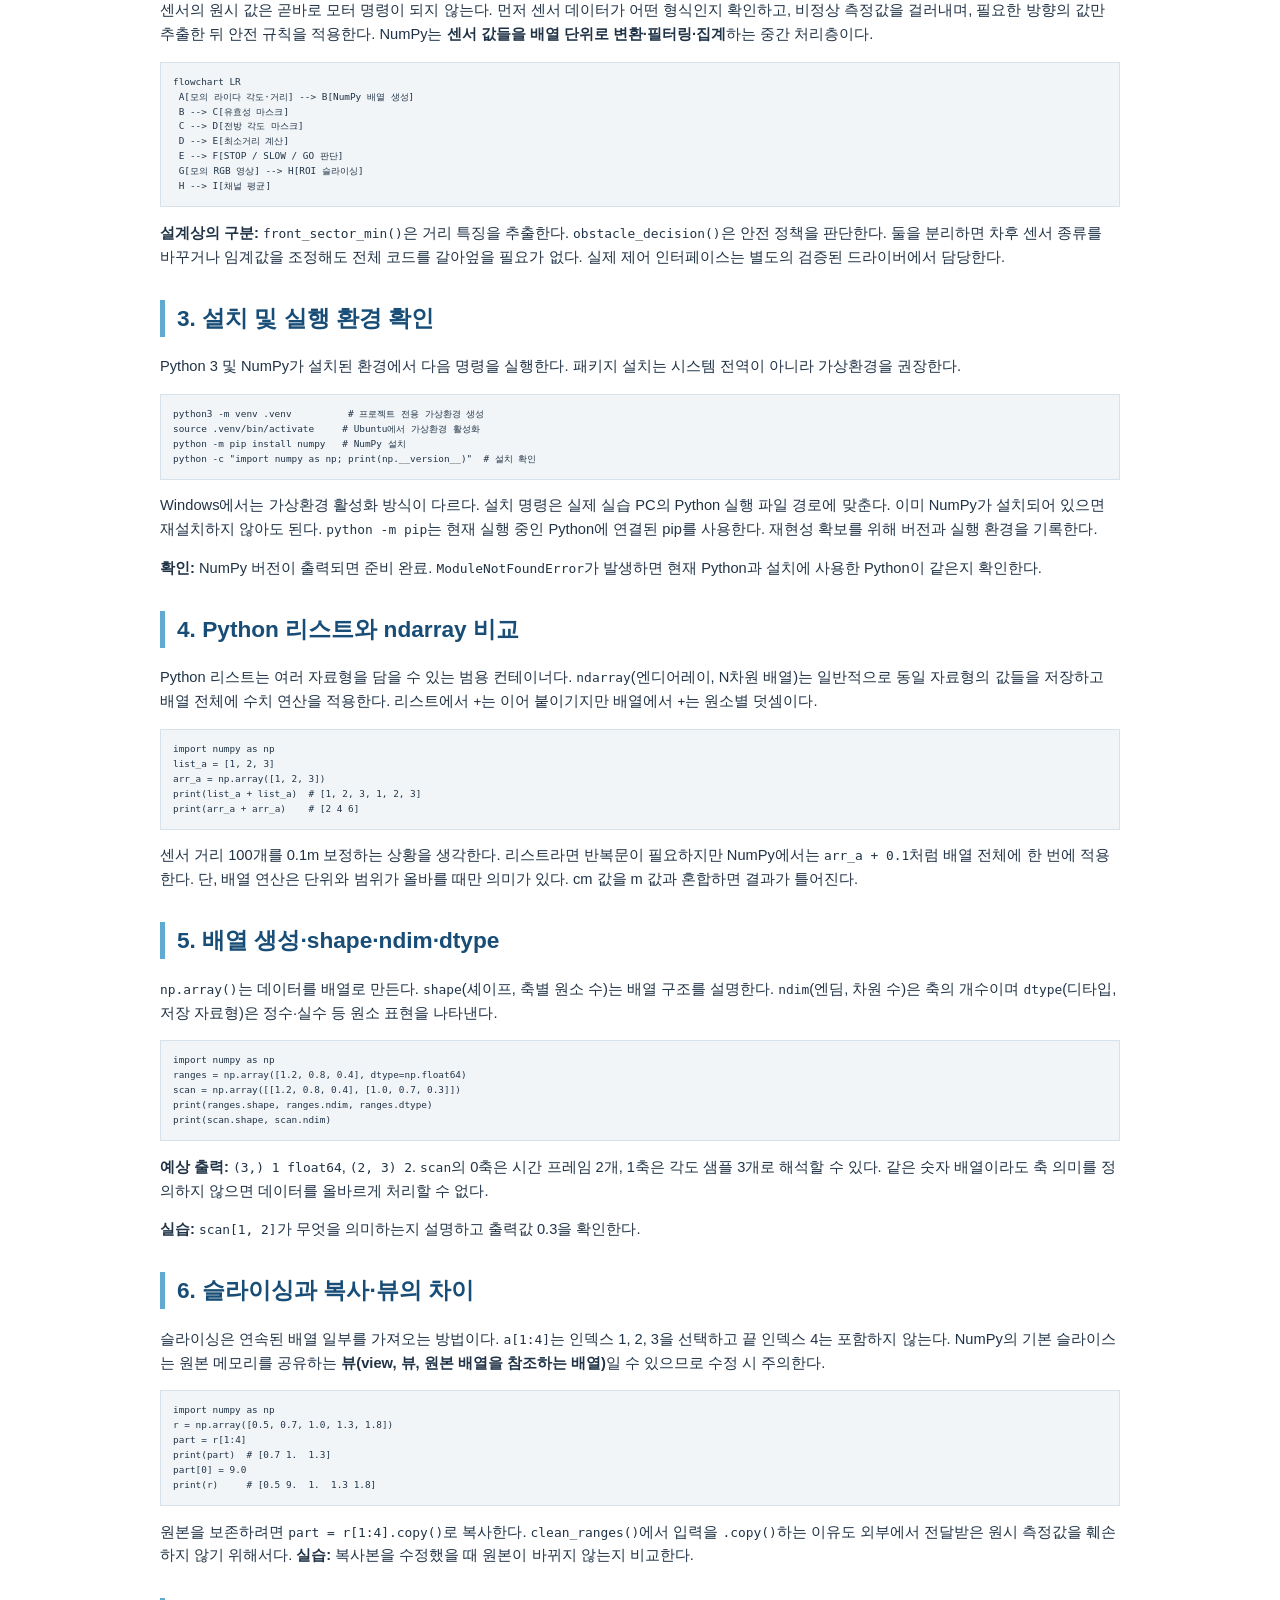
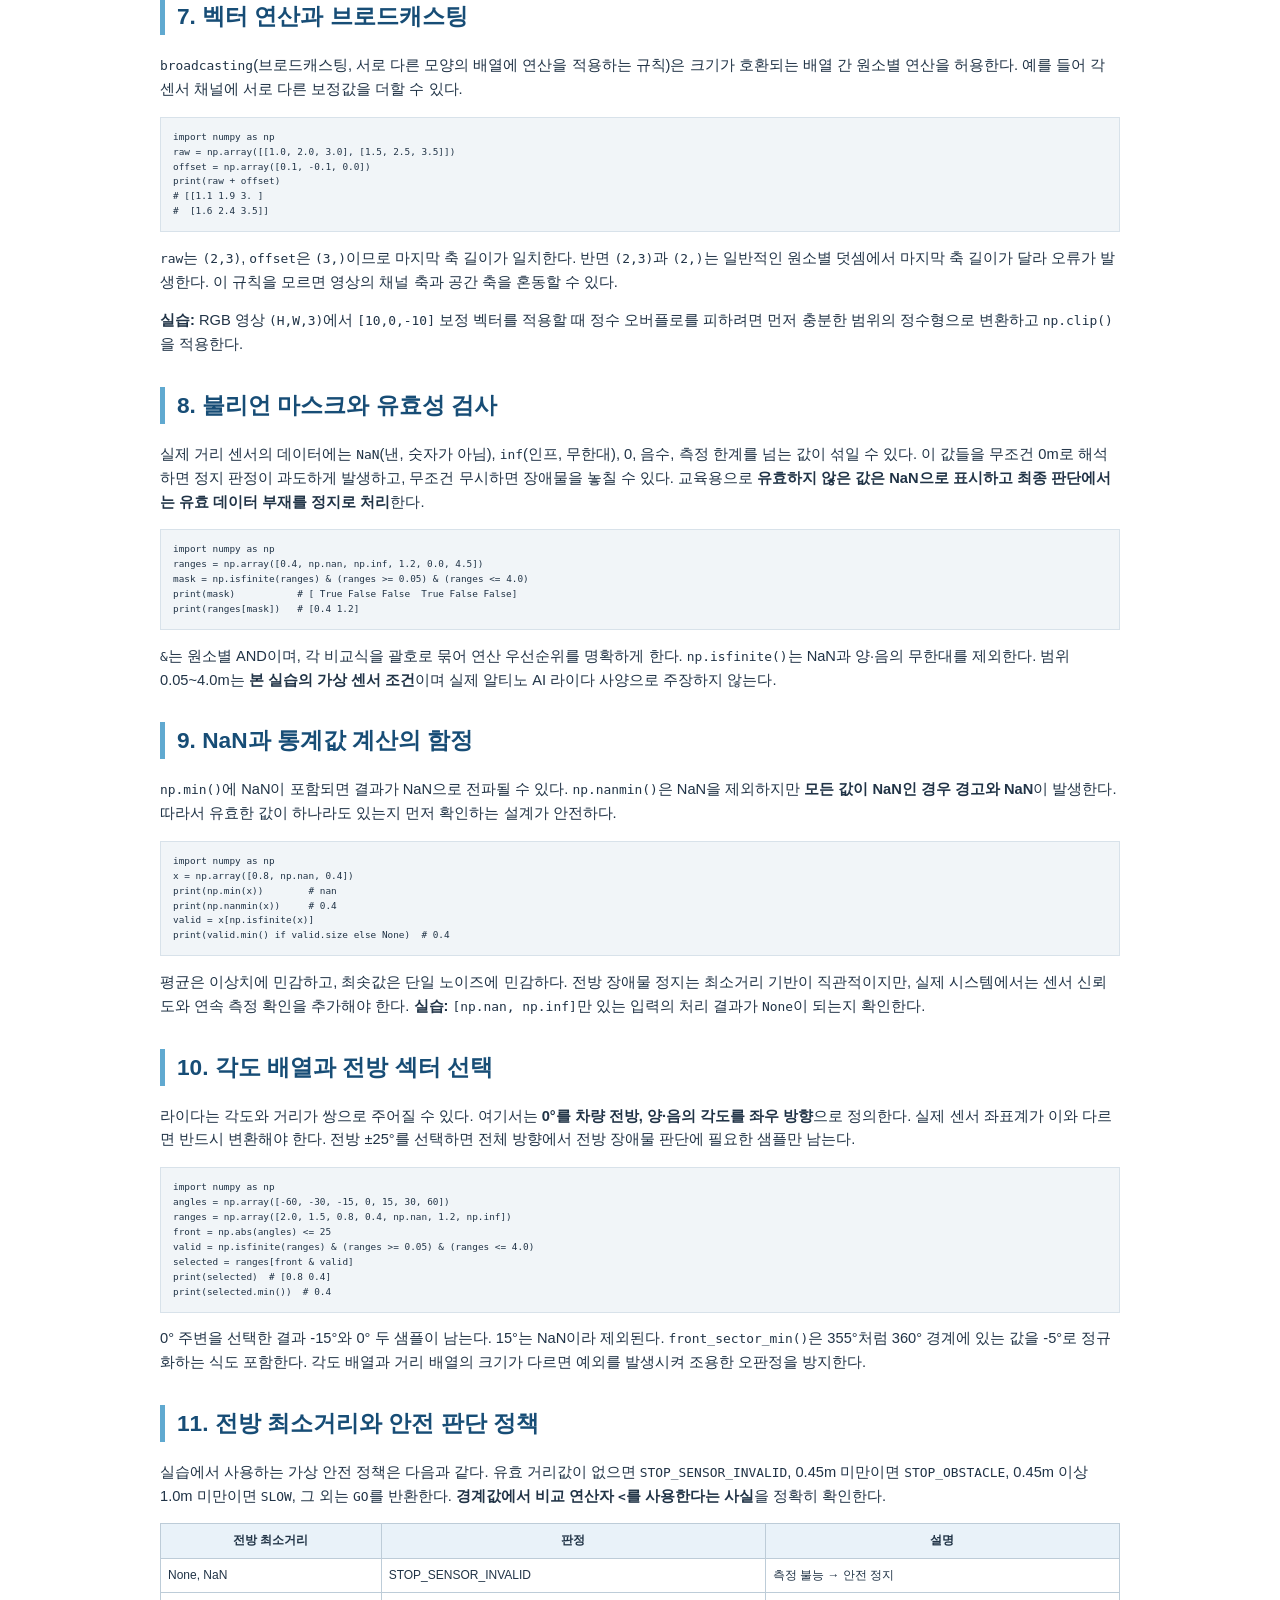
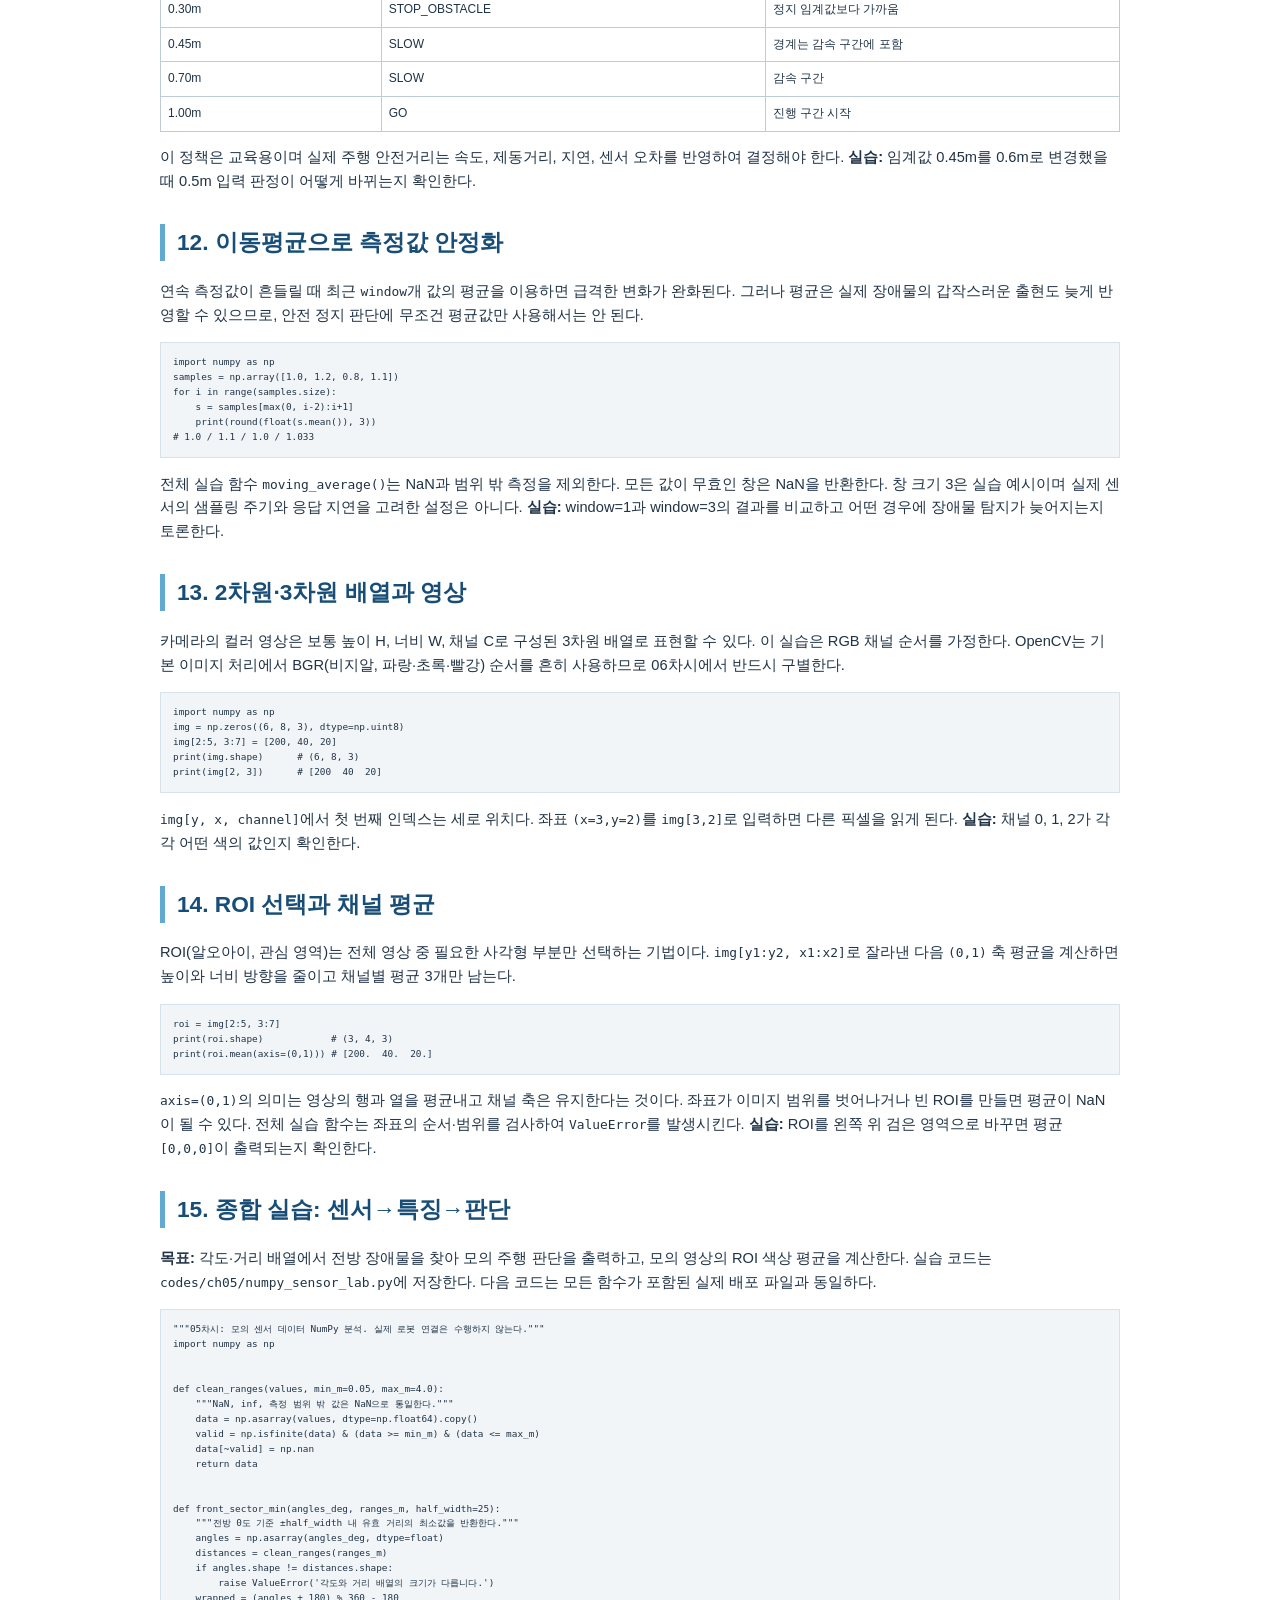
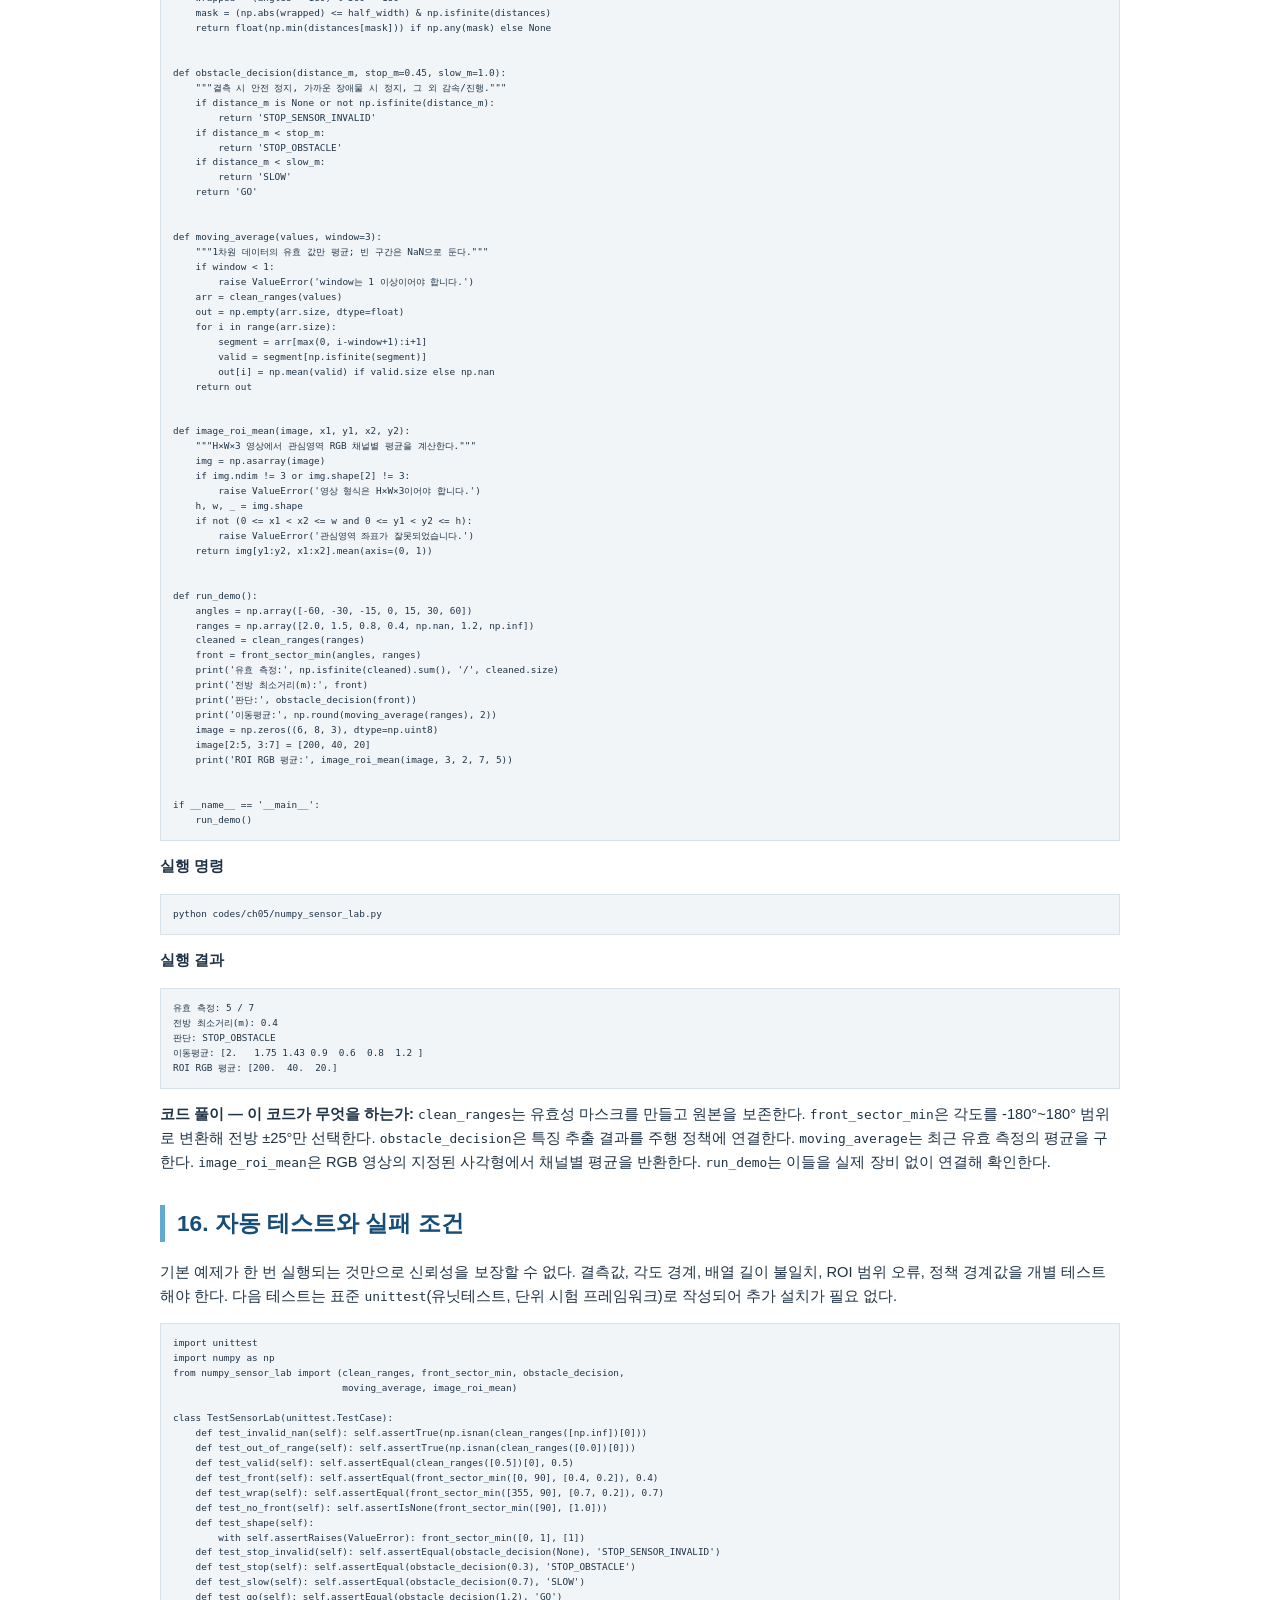
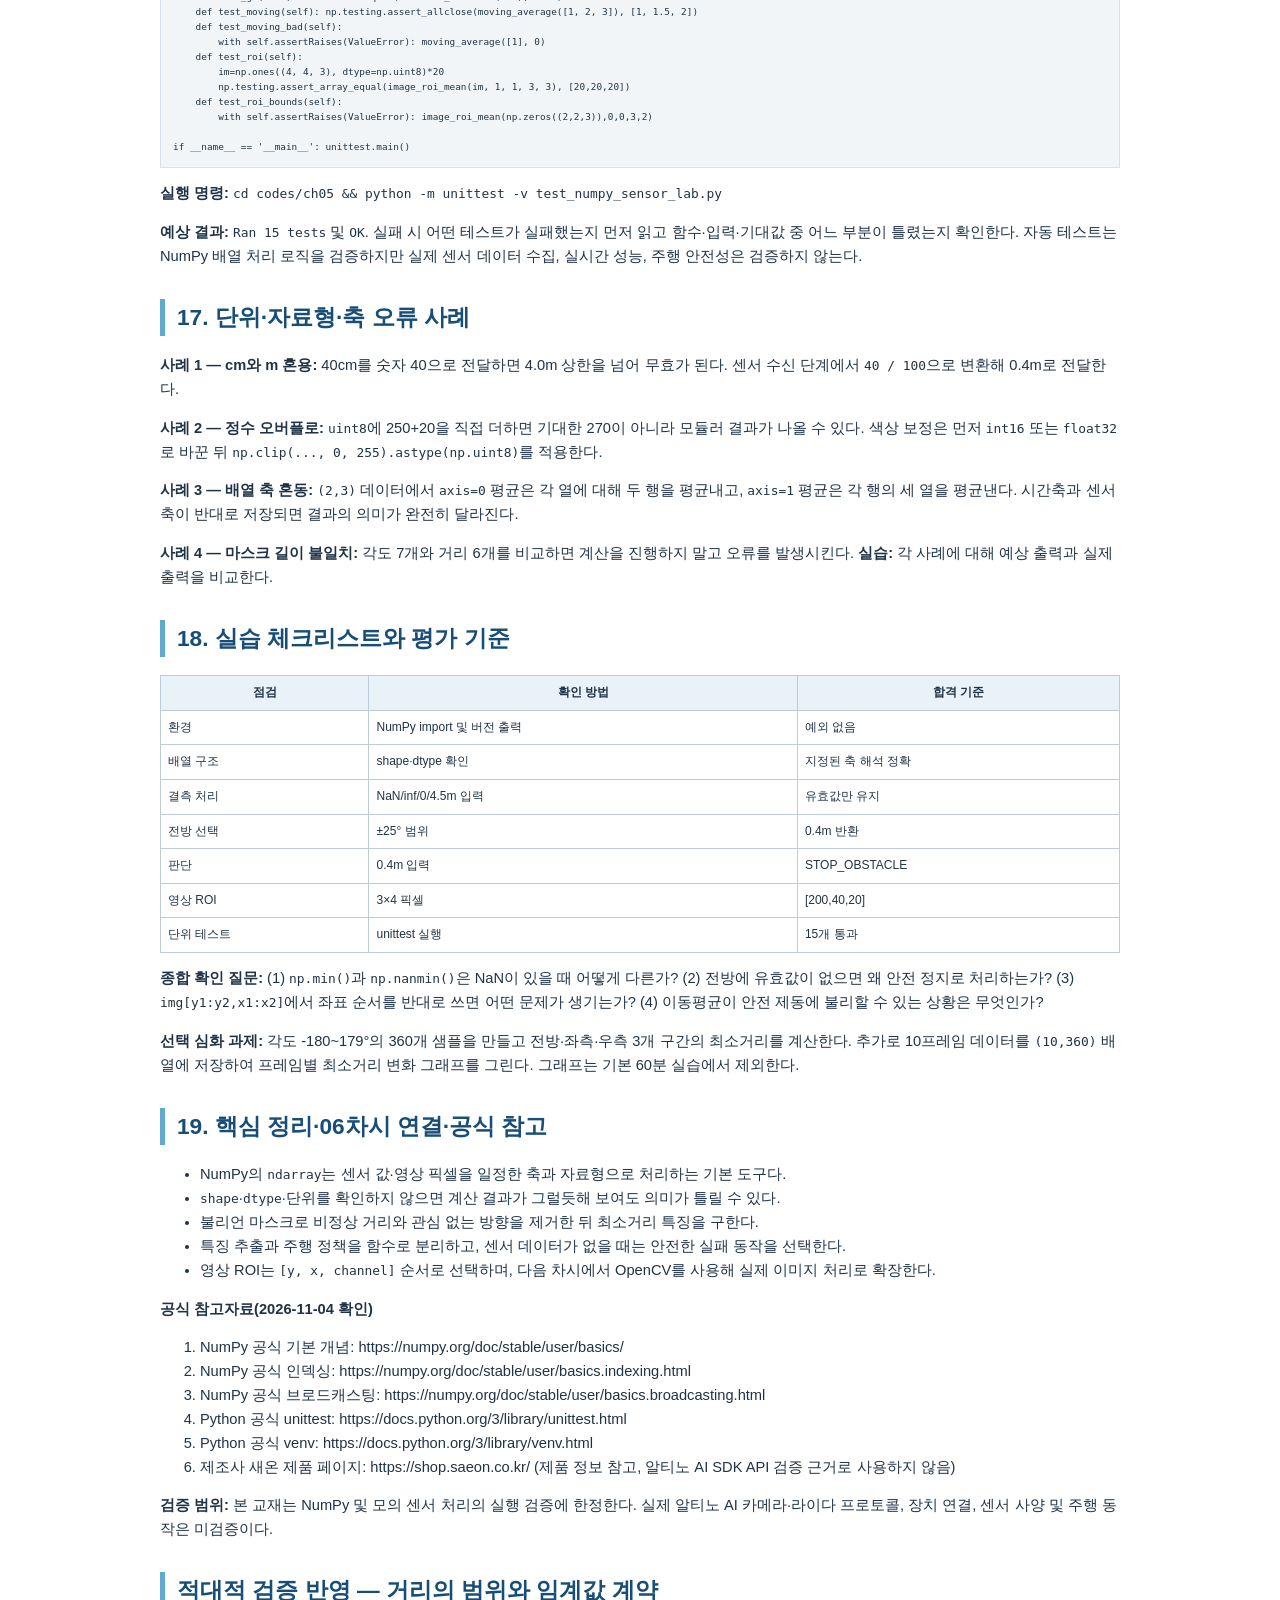
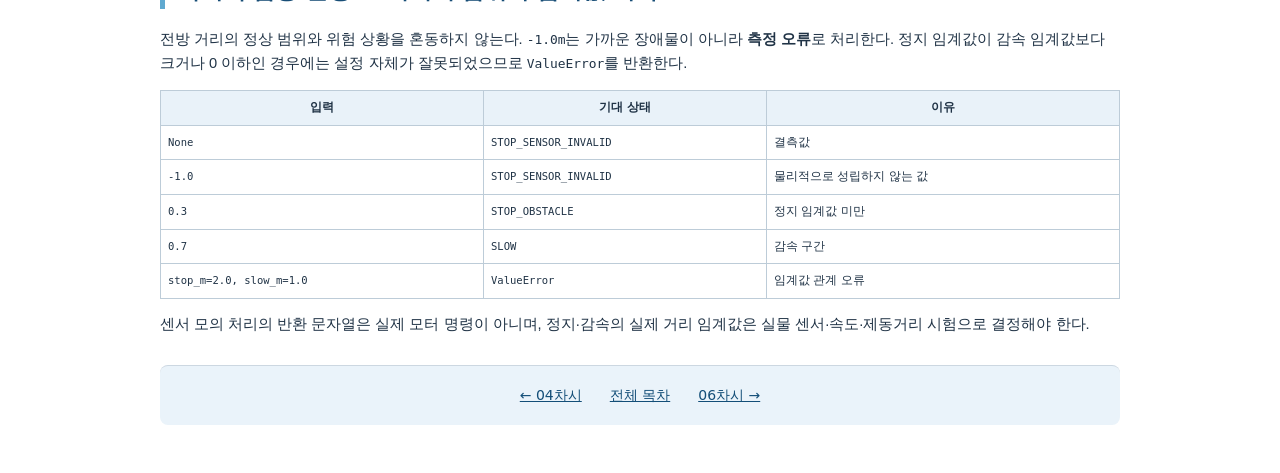
<file: chapters/ch05.html>
<!DOCTYPE html>
<html lang="ko"><head><meta charset="utf-8"/><meta content="width=device-width,initial-scale=1" name="viewport"/><title>05차시 NumPy 센서 데이터 처리</title><style>@page {size:A4;margin:17mm 16mm 18mm 16mm;} body{font-family:"Noto Sans CJK KR","Noto Sans",sans-serif;color:#203346;line-height:1.63;font-size:11pt;max-width:960px;margin:0 auto;padding:20px;background:#fff} h1{font-size:26pt;color:#173f65;border-bottom:3px solid #3e8cb9;padding-bottom:15px} h2{font-size:17pt;color:#174d76;margin-top:30px;border-left:5px solid #60a9d0;padding-left:12px;break-after:avoid} table{border-collapse:collapse;width:100%;font-size:9pt;margin:14px 0}td,th{border:1px solid #bdccd8;padding:7px}th{background:#e9f2f9} pre{background:#f1f5f8;border:1px solid #d8e2ea;padding:12px;white-space:pre-wrap;overflow-wrap:anywhere;font:8pt/1.4 "DejaVu Sans Mono",monospace;break-inside:auto} code{font-family:"DejaVu Sans Mono",monospace;font-size:.88em}blockquote{background:#e9f4fc;padding:8px 16px;border-left:4px solid #4394c1}p{orphans:3;widows:3}nav{display:flex;gap:18px;background:#eaf3fa;padding:12px;border-radius:8px} nav a{color:#15537c} .figure{display:block;max-width:100%;margin:20px auto} @media print{body{padding:0;max-width:none}nav{display:none}h2{break-after:avoid}a{color:inherit;text-decoration:none}}</style><style>.audit-chapter-nav{display:flex;flex-wrap:wrap;gap:12px;justify-content:center;margin:2em auto;padding:14px;border-top:1px solid #ccd7e1;max-width:960px;font:500 14px/1.5 system-ui,sans-serif}.audit-chapter-nav a{color:#134e78;text-decoration:underline;padding:5px 8px}.audit-note,.verified-supplement{max-width:100%;margin-top:2em} .verified-supplement pre,.audit-note pre{white-space:pre-wrap;word-break:break-word} @media print {.audit-chapter-nav {display:none!important} .verified-supplement pre,.audit-note pre{white-space:pre-wrap;overflow-wrap:anywhere}}</style></head><body><nav aria-label="차시 이동"><a href="../index.html">전체 목차</a><a href="ch04.html">← 04차시</a><span>05차시</span><span>다음: 06차시 (제작 예정)</span></nav><img alt="라이다 배열을 전방 최소거리와 안전 판단으로 처리하는 흐름" class="figure" src="../assets/svg/ch05_pipeline.svg"/>
<h1 id="차시-numpy-배열-연산과-자율주행-센서-데이터-처리">📘 05차시 —
NumPy 배열 연산과 자율주행 센서 데이터 처리</h1>
<blockquote>
<p>자율주행 자동차 로봇을 활용한 피지컬 AI · 1시간 · 실습형 배포 교재
<strong>검증 범위:</strong> NumPy 모의 데이터 처리 / 실제 알티노 AI 연동
미검증</p>
</blockquote>
<h2 id="목차">목차</h2>
<ol type="1">
<li>차시 개요와 60분 운영</li>
<li>자율주행 데이터 흐름과 NumPy의 위치</li>
<li>설치 및 실행 환경 확인</li>
<li>Python 리스트와 ndarray 비교</li>
<li>배열 생성·shape·ndim·dtype</li>
<li>슬라이싱과 복사·뷰의 차이</li>
<li>벡터 연산과 브로드캐스팅</li>
<li>불리언 마스크와 유효성 검사</li>
<li>NaN과 통계값 계산의 함정</li>
<li>각도 배열과 전방 섹터 선택</li>
<li>전방 최소거리와 안전 판단 정책</li>
<li>이동평균으로 측정값 안정화</li>
<li>2차원·3차원 배열과 영상</li>
<li>ROI 선택과 채널 평균</li>
<li>종합 실습: 센서→특징→판단</li>
<li>자동 테스트와 실패 조건</li>
<li>단위·자료형·축 오류 사례</li>
<li>실습 체크리스트와 평가 기준</li>
<li>핵심 정리·06차시 연결·공식 참고</li>
</ol>
<h2 id="차시-개요와-60분-운영">1. 차시 개요와 60분 운영</h2>
<p><strong>주제:</strong> NumPy(넘파이, 다차원 배열 수치 계산
라이브러리)를 이용한 자율주행 센서 데이터 처리. <strong>전제:</strong>
실제 알티노 AI와 통신하지 않고, 모의 라이다 거리값과 작은 RGB(알지비,
빨강·초록·파랑) 영상을 처리한다. 앞 차시의 Python 변수·반복문·함수를
재사용한다. 다음 06차시 OpenCV(오픈씨브이, 컴퓨터 영상처리 라이브러리)로
연결한다.</p>
<table>
<thead>
<tr class="header">
<th>시간</th>
<th>필수 활동</th>
<th>완료 증거</th>
</tr>
</thead>
<tbody>
<tr class="odd">
<td>0~10분</td>
<td>배열·차원·자료형 이해</td>
<td><code>shape</code>, <code>dtype</code> 출력</td>
</tr>
<tr class="even">
<td>10~20분</td>
<td>슬라이싱과 조건 마스크</td>
<td>전방 유효 거리만 선택</td>
</tr>
<tr class="odd">
<td>20~35분</td>
<td>결측값 제거와 최소거리 계산</td>
<td>전방 0.4m 검출</td>
</tr>
<tr class="even">
<td>35~50분</td>
<td>안전 판단 함수와 영상 ROI</td>
<td><code>STOP_OBSTACLE</code>, RGB 평균</td>
</tr>
<tr class="odd">
<td>50~60분</td>
<td>테스트 및 오류 점검</td>
<td>테스트 15개 통과</td>
</tr>
</tbody>
</table>
<p><strong>선택 심화:</strong> 이동평균 창 크기 비교, 시간축 라이다
데이터, RGB 채널 정규화. 심화는 기본 60분에 포함하지 않는다.</p>
<p><strong>안전:</strong> 이 차시의 판단은 모의 데이터 기반 예시이며,
실제 로봇 주행 명령으로 바로 연결해서는 안 된다. 실제 적용에는 센서
시간초과·정지 우선순위·구동 인터록 및 현장 검증이 필요하다.</p>
<h2 id="자율주행-데이터-흐름과-numpy의-위치">2. 자율주행 데이터 흐름과
NumPy의 위치</h2>
<p>센서의 원시 값은 곧바로 모터 명령이 되지 않는다. 먼저 센서 데이터가
어떤 형식인지 확인하고, 비정상 측정값을 걸러내며, 필요한 방향의 값만
추출한 뒤 안전 규칙을 적용한다. NumPy는 <strong>센서 값들을 배열 단위로
변환·필터링·집계</strong>하는 중간 처리층이다.</p>
<pre class="mermaid"><code>flowchart LR
 A[모의 라이다 각도·거리] --&gt; B[NumPy 배열 생성]
 B --&gt; C[유효성 마스크]
 C --&gt; D[전방 각도 마스크]
 D --&gt; E[최소거리 계산]
 E --&gt; F[STOP / SLOW / GO 판단]
 G[모의 RGB 영상] --&gt; H[ROI 슬라이싱]
 H --&gt; I[채널 평균]</code></pre>
<p><strong>설계상의 구분:</strong> <code>front_sector_min()</code>은
거리 특징을 추출한다. <code>obstacle_decision()</code>은 안전 정책을
판단한다. 둘을 분리하면 차후 센서 종류를 바꾸거나 임계값을 조정해도 전체
코드를 갈아엎을 필요가 없다. 실제 제어 인터페이스는 별도의 검증된
드라이버에서 담당한다.</p>
<h2 id="설치-및-실행-환경-확인">3. 설치 및 실행 환경 확인</h2>
<p>Python 3 및 NumPy가 설치된 환경에서 다음 명령을 실행한다. 패키지
설치는 시스템 전역이 아니라 가상환경을 권장한다.</p>
<div class="sourceCode" id="cb2"><pre class="sourceCode bash"><code class="sourceCode bash"><span id="cb2-1"><a aria-hidden="true" href="#cb2-1" tabindex="-1"></a><span class="ex">python3</span> <span class="at">-m</span> venv .venv          <span class="co"># 프로젝트 전용 가상환경 생성</span></span>
<span id="cb2-2"><a aria-hidden="true" href="#cb2-2" tabindex="-1"></a><span class="bu">source</span> .venv/bin/activate     <span class="co"># Ubuntu에서 가상환경 활성화</span></span>
<span id="cb2-3"><a aria-hidden="true" href="#cb2-3" tabindex="-1"></a><span class="ex">python</span> <span class="at">-m</span> pip install numpy   <span class="co"># NumPy 설치</span></span>
<span id="cb2-4"><a aria-hidden="true" href="#cb2-4" tabindex="-1"></a><span class="ex">python</span> <span class="at">-c</span> <span class="st">"import numpy as np; print(np.__version__)"</span>  <span class="co"># 설치 확인</span></span></code></pre></div>
<p>Windows에서는 가상환경 활성화 방식이 다르다. 설치 명령은 실제 실습
PC의 Python 실행 파일 경로에 맞춘다. 이미 NumPy가 설치되어 있으면
재설치하지 않아도 된다. <code>python -m pip</code>는 현재 실행 중인
Python에 연결된 pip를 사용한다. 재현성 확보를 위해 버전과 실행 환경을
기록한다.</p>
<p><strong>확인:</strong> NumPy 버전이 출력되면 준비 완료.
<code>ModuleNotFoundError</code>가 발생하면 현재 Python과 설치에 사용한
Python이 같은지 확인한다.</p>
<h2 id="python-리스트와-ndarray-비교">4. Python 리스트와 ndarray
비교</h2>
<p>Python 리스트는 여러 자료형을 담을 수 있는 범용 컨테이너다.
<code>ndarray</code>(엔디어레이, N차원 배열)는 일반적으로 동일 자료형의
값들을 저장하고 배열 전체에 수치 연산을 적용한다. 리스트에서
<code>+</code>는 이어 붙이기지만 배열에서 <code>+</code>는 원소별
덧셈이다.</p>
<div class="sourceCode" id="cb3"><pre class="sourceCode python"><code class="sourceCode python"><span id="cb3-1"><a aria-hidden="true" href="#cb3-1" tabindex="-1"></a><span class="im">import</span> numpy <span class="im">as</span> np</span>
<span id="cb3-2"><a aria-hidden="true" href="#cb3-2" tabindex="-1"></a>list_a <span class="op">=</span> [<span class="dv">1</span>, <span class="dv">2</span>, <span class="dv">3</span>]</span>
<span id="cb3-3"><a aria-hidden="true" href="#cb3-3" tabindex="-1"></a>arr_a <span class="op">=</span> np.array([<span class="dv">1</span>, <span class="dv">2</span>, <span class="dv">3</span>])</span>
<span id="cb3-4"><a aria-hidden="true" href="#cb3-4" tabindex="-1"></a><span class="bu">print</span>(list_a <span class="op">+</span> list_a)  <span class="co"># [1, 2, 3, 1, 2, 3]</span></span>
<span id="cb3-5"><a aria-hidden="true" href="#cb3-5" tabindex="-1"></a><span class="bu">print</span>(arr_a <span class="op">+</span> arr_a)    <span class="co"># [2 4 6]</span></span></code></pre></div>
<p>센서 거리 100개를 0.1m 보정하는 상황을 생각한다. 리스트라면 반복문이
필요하지만 NumPy에서는 <code>arr_a + 0.1</code>처럼 배열 전체에 한 번에
적용한다. 단, 배열 연산은 단위와 범위가 올바를 때만 의미가 있다. cm 값을
m 값과 혼합하면 결과가 틀어진다.</p>
<h2 id="배열-생성shapendimdtype">5. 배열 생성·shape·ndim·dtype</h2>
<p><code>np.array()</code>는 데이터를 배열로 만든다.
<code>shape</code>(셰이프, 축별 원소 수)는 배열 구조를 설명한다.
<code>ndim</code>(엔딤, 차원 수)은 축의 개수이며
<code>dtype</code>(디타입, 저장 자료형)은 정수·실수 등 원소 표현을
나타낸다.</p>
<div class="sourceCode" id="cb4"><pre class="sourceCode python"><code class="sourceCode python"><span id="cb4-1"><a aria-hidden="true" href="#cb4-1" tabindex="-1"></a><span class="im">import</span> numpy <span class="im">as</span> np</span>
<span id="cb4-2"><a aria-hidden="true" href="#cb4-2" tabindex="-1"></a>ranges <span class="op">=</span> np.array([<span class="fl">1.2</span>, <span class="fl">0.8</span>, <span class="fl">0.4</span>], dtype<span class="op">=</span>np.float64)</span>
<span id="cb4-3"><a aria-hidden="true" href="#cb4-3" tabindex="-1"></a>scan <span class="op">=</span> np.array([[<span class="fl">1.2</span>, <span class="fl">0.8</span>, <span class="fl">0.4</span>], [<span class="fl">1.0</span>, <span class="fl">0.7</span>, <span class="fl">0.3</span>]])</span>
<span id="cb4-4"><a aria-hidden="true" href="#cb4-4" tabindex="-1"></a><span class="bu">print</span>(ranges.shape, ranges.ndim, ranges.dtype)</span>
<span id="cb4-5"><a aria-hidden="true" href="#cb4-5" tabindex="-1"></a><span class="bu">print</span>(scan.shape, scan.ndim)</span></code></pre></div>
<p><strong>예상 출력:</strong> <code>(3,) 1 float64</code>,
<code>(2, 3) 2</code>. <code>scan</code>의 0축은 시간 프레임 2개, 1축은
각도 샘플 3개로 해석할 수 있다. 같은 숫자 배열이라도 축 의미를 정의하지
않으면 데이터를 올바르게 처리할 수 없다.</p>
<p><strong>실습:</strong> <code>scan[1, 2]</code>가 무엇을 의미하는지
설명하고 출력값 0.3을 확인한다.</p>
<h2 id="슬라이싱과-복사뷰의-차이">6. 슬라이싱과 복사·뷰의 차이</h2>
<p>슬라이싱은 연속된 배열 일부를 가져오는 방법이다.
<code>a[1:4]</code>는 인덱스 1, 2, 3을 선택하고 끝 인덱스 4는 포함하지
않는다. NumPy의 기본 슬라이스는 원본 메모리를 공유하는 <strong>뷰(view,
뷰, 원본 배열을 참조하는 배열)</strong>일 수 있으므로 수정 시
주의한다.</p>
<div class="sourceCode" id="cb5"><pre class="sourceCode python"><code class="sourceCode python"><span id="cb5-1"><a aria-hidden="true" href="#cb5-1" tabindex="-1"></a><span class="im">import</span> numpy <span class="im">as</span> np</span>
<span id="cb5-2"><a aria-hidden="true" href="#cb5-2" tabindex="-1"></a>r <span class="op">=</span> np.array([<span class="fl">0.5</span>, <span class="fl">0.7</span>, <span class="fl">1.0</span>, <span class="fl">1.3</span>, <span class="fl">1.8</span>])</span>
<span id="cb5-3"><a aria-hidden="true" href="#cb5-3" tabindex="-1"></a>part <span class="op">=</span> r[<span class="dv">1</span>:<span class="dv">4</span>]</span>
<span id="cb5-4"><a aria-hidden="true" href="#cb5-4" tabindex="-1"></a><span class="bu">print</span>(part)  <span class="co"># [0.7 1.  1.3]</span></span>
<span id="cb5-5"><a aria-hidden="true" href="#cb5-5" tabindex="-1"></a>part[<span class="dv">0</span>] <span class="op">=</span> <span class="fl">9.0</span></span>
<span id="cb5-6"><a aria-hidden="true" href="#cb5-6" tabindex="-1"></a><span class="bu">print</span>(r)     <span class="co"># [0.5 9.  1.  1.3 1.8]</span></span></code></pre></div>
<p>원본을 보존하려면 <code>part = r[1:4].copy()</code>로 복사한다.
<code>clean_ranges()</code>에서 입력을 <code>.copy()</code>하는 이유도
외부에서 전달받은 원시 측정값을 훼손하지 않기 위해서다.
<strong>실습:</strong> 복사본을 수정했을 때 원본이 바뀌지 않는지
비교한다.</p>
<h2 id="벡터-연산과-브로드캐스팅">7. 벡터 연산과 브로드캐스팅</h2>
<p><code>broadcasting</code>(브로드캐스팅, 서로 다른 모양의 배열에
연산을 적용하는 규칙)은 크기가 호환되는 배열 간 원소별 연산을 허용한다.
예를 들어 각 센서 채널에 서로 다른 보정값을 더할 수 있다.</p>
<div class="sourceCode" id="cb6"><pre class="sourceCode python"><code class="sourceCode python"><span id="cb6-1"><a aria-hidden="true" href="#cb6-1" tabindex="-1"></a><span class="im">import</span> numpy <span class="im">as</span> np</span>
<span id="cb6-2"><a aria-hidden="true" href="#cb6-2" tabindex="-1"></a>raw <span class="op">=</span> np.array([[<span class="fl">1.0</span>, <span class="fl">2.0</span>, <span class="fl">3.0</span>], [<span class="fl">1.5</span>, <span class="fl">2.5</span>, <span class="fl">3.5</span>]])</span>
<span id="cb6-3"><a aria-hidden="true" href="#cb6-3" tabindex="-1"></a>offset <span class="op">=</span> np.array([<span class="fl">0.1</span>, <span class="op">-</span><span class="fl">0.1</span>, <span class="fl">0.0</span>])</span>
<span id="cb6-4"><a aria-hidden="true" href="#cb6-4" tabindex="-1"></a><span class="bu">print</span>(raw <span class="op">+</span> offset)</span>
<span id="cb6-5"><a aria-hidden="true" href="#cb6-5" tabindex="-1"></a><span class="co"># [[1.1 1.9 3. ]</span></span>
<span id="cb6-6"><a aria-hidden="true" href="#cb6-6" tabindex="-1"></a><span class="co">#  [1.6 2.4 3.5]]</span></span></code></pre></div>
<p><code>raw</code>는 <code>(2,3)</code>, <code>offset</code>은
<code>(3,)</code>이므로 마지막 축 길이가 일치한다. 반면
<code>(2,3)</code>과 <code>(2,)</code>는 일반적인 원소별 덧셈에서 마지막
축 길이가 달라 오류가 발생한다. 이 규칙을 모르면 영상의 채널 축과 공간
축을 혼동할 수 있다.</p>
<p><strong>실습:</strong> RGB 영상 <code>(H,W,3)</code>에서
<code>[10,0,-10]</code> 보정 벡터를 적용할 때 정수 오버플로를 피하려면
먼저 충분한 범위의 정수형으로 변환하고 <code>np.clip()</code>을
적용한다.</p>
<h2 id="불리언-마스크와-유효성-검사">8. 불리언 마스크와 유효성 검사</h2>
<p>실제 거리 센서의 데이터에는 <code>NaN</code>(낸, 숫자가 아님),
<code>inf</code>(인프, 무한대), 0, 음수, 측정 한계를 넘는 값이 섞일 수
있다. 이 값들을 무조건 0m로 해석하면 정지 판정이 과도하게 발생하고,
무조건 무시하면 장애물을 놓칠 수 있다. 교육용으로 <strong>유효하지 않은
값은 NaN으로 표시하고 최종 판단에서는 유효 데이터 부재를 정지로
처리</strong>한다.</p>
<div class="sourceCode" id="cb7"><pre class="sourceCode python"><code class="sourceCode python"><span id="cb7-1"><a aria-hidden="true" href="#cb7-1" tabindex="-1"></a><span class="im">import</span> numpy <span class="im">as</span> np</span>
<span id="cb7-2"><a aria-hidden="true" href="#cb7-2" tabindex="-1"></a>ranges <span class="op">=</span> np.array([<span class="fl">0.4</span>, np.nan, np.inf, <span class="fl">1.2</span>, <span class="fl">0.0</span>, <span class="fl">4.5</span>])</span>
<span id="cb7-3"><a aria-hidden="true" href="#cb7-3" tabindex="-1"></a>mask <span class="op">=</span> np.isfinite(ranges) <span class="op">&amp;</span> (ranges <span class="op">&gt;=</span> <span class="fl">0.05</span>) <span class="op">&amp;</span> (ranges <span class="op">&lt;=</span> <span class="fl">4.0</span>)</span>
<span id="cb7-4"><a aria-hidden="true" href="#cb7-4" tabindex="-1"></a><span class="bu">print</span>(mask)           <span class="co"># [ True False False  True False False]</span></span>
<span id="cb7-5"><a aria-hidden="true" href="#cb7-5" tabindex="-1"></a><span class="bu">print</span>(ranges[mask])   <span class="co"># [0.4 1.2]</span></span></code></pre></div>
<p><code>&amp;</code>는 원소별 AND이며, 각 비교식을 괄호로 묶어 연산
우선순위를 명확하게 한다. <code>np.isfinite()</code>는 NaN과 양·음의
무한대를 제외한다. 범위 0.05~4.0m는 <strong>본 실습의 가상 센서
조건</strong>이며 실제 알티노 AI 라이다 사양으로 주장하지 않는다.</p>
<h2 id="nan과-통계값-계산의-함정">9. NaN과 통계값 계산의 함정</h2>
<p><code>np.min()</code>에 NaN이 포함되면 결과가 NaN으로 전파될 수 있다.
<code>np.nanmin()</code>은 NaN을 제외하지만 <strong>모든 값이 NaN인 경우
경고와 NaN</strong>이 발생한다. 따라서 유효한 값이 하나라도 있는지 먼저
확인하는 설계가 안전하다.</p>
<div class="sourceCode" id="cb8"><pre class="sourceCode python"><code class="sourceCode python"><span id="cb8-1"><a aria-hidden="true" href="#cb8-1" tabindex="-1"></a><span class="im">import</span> numpy <span class="im">as</span> np</span>
<span id="cb8-2"><a aria-hidden="true" href="#cb8-2" tabindex="-1"></a>x <span class="op">=</span> np.array([<span class="fl">0.8</span>, np.nan, <span class="fl">0.4</span>])</span>
<span id="cb8-3"><a aria-hidden="true" href="#cb8-3" tabindex="-1"></a><span class="bu">print</span>(np.<span class="bu">min</span>(x))        <span class="co"># nan</span></span>
<span id="cb8-4"><a aria-hidden="true" href="#cb8-4" tabindex="-1"></a><span class="bu">print</span>(np.nanmin(x))     <span class="co"># 0.4</span></span>
<span id="cb8-5"><a aria-hidden="true" href="#cb8-5" tabindex="-1"></a>valid <span class="op">=</span> x[np.isfinite(x)]</span>
<span id="cb8-6"><a aria-hidden="true" href="#cb8-6" tabindex="-1"></a><span class="bu">print</span>(valid.<span class="bu">min</span>() <span class="cf">if</span> valid.size <span class="cf">else</span> <span class="va">None</span>)  <span class="co"># 0.4</span></span></code></pre></div>
<p>평균은 이상치에 민감하고, 최솟값은 단일 노이즈에 민감하다. 전방
장애물 정지는 최소거리 기반이 직관적이지만, 실제 시스템에서는 센서
신뢰도와 연속 측정 확인을 추가해야 한다. <strong>실습:</strong>
<code>[np.nan, np.inf]</code>만 있는 입력의 처리 결과가
<code>None</code>이 되는지 확인한다.</p>
<h2 id="각도-배열과-전방-섹터-선택">10. 각도 배열과 전방 섹터 선택</h2>
<p>라이다는 각도와 거리가 쌍으로 주어질 수 있다. 여기서는 <strong>0°를
차량 전방, 양·음의 각도를 좌우 방향</strong>으로 정의한다. 실제 센서
좌표계가 이와 다르면 반드시 변환해야 한다. 전방 ±25°를 선택하면 전체
방향에서 전방 장애물 판단에 필요한 샘플만 남는다.</p>
<div class="sourceCode" id="cb9"><pre class="sourceCode python"><code class="sourceCode python"><span id="cb9-1"><a aria-hidden="true" href="#cb9-1" tabindex="-1"></a><span class="im">import</span> numpy <span class="im">as</span> np</span>
<span id="cb9-2"><a aria-hidden="true" href="#cb9-2" tabindex="-1"></a>angles <span class="op">=</span> np.array([<span class="op">-</span><span class="dv">60</span>, <span class="op">-</span><span class="dv">30</span>, <span class="op">-</span><span class="dv">15</span>, <span class="dv">0</span>, <span class="dv">15</span>, <span class="dv">30</span>, <span class="dv">60</span>])</span>
<span id="cb9-3"><a aria-hidden="true" href="#cb9-3" tabindex="-1"></a>ranges <span class="op">=</span> np.array([<span class="fl">2.0</span>, <span class="fl">1.5</span>, <span class="fl">0.8</span>, <span class="fl">0.4</span>, np.nan, <span class="fl">1.2</span>, np.inf])</span>
<span id="cb9-4"><a aria-hidden="true" href="#cb9-4" tabindex="-1"></a>front <span class="op">=</span> np.<span class="bu">abs</span>(angles) <span class="op">&lt;=</span> <span class="dv">25</span></span>
<span id="cb9-5"><a aria-hidden="true" href="#cb9-5" tabindex="-1"></a>valid <span class="op">=</span> np.isfinite(ranges) <span class="op">&amp;</span> (ranges <span class="op">&gt;=</span> <span class="fl">0.05</span>) <span class="op">&amp;</span> (ranges <span class="op">&lt;=</span> <span class="fl">4.0</span>)</span>
<span id="cb9-6"><a aria-hidden="true" href="#cb9-6" tabindex="-1"></a>selected <span class="op">=</span> ranges[front <span class="op">&amp;</span> valid]</span>
<span id="cb9-7"><a aria-hidden="true" href="#cb9-7" tabindex="-1"></a><span class="bu">print</span>(selected)  <span class="co"># [0.8 0.4]</span></span>
<span id="cb9-8"><a aria-hidden="true" href="#cb9-8" tabindex="-1"></a><span class="bu">print</span>(selected.<span class="bu">min</span>())  <span class="co"># 0.4</span></span></code></pre></div>
<p>0° 주변을 선택한 결과 -15°와 0° 두 샘플이 남는다. 15°는 NaN이라
제외된다. <code>front_sector_min()</code>은 355°처럼 360° 경계에 있는
값을 -5°로 정규화하는 식도 포함한다. 각도 배열과 거리 배열의 크기가
다르면 예외를 발생시켜 조용한 오판정을 방지한다.</p>
<h2 id="전방-최소거리와-안전-판단-정책">11. 전방 최소거리와 안전 판단
정책</h2>
<p>실습에서 사용하는 가상 안전 정책은 다음과 같다. 유효 거리값이 없으면
<code>STOP_SENSOR_INVALID</code>, 0.45m 미만이면
<code>STOP_OBSTACLE</code>, 0.45m 이상 1.0m 미만이면 <code>SLOW</code>,
그 외는 <code>GO</code>를 반환한다. <strong>경계값에서 비교 연산자
<code>&lt;</code>를 사용한다는 사실</strong>을 정확히 확인한다.</p>
<table>
<thead>
<tr class="header">
<th>전방 최소거리</th>
<th>판정</th>
<th>설명</th>
</tr>
</thead>
<tbody>
<tr class="odd">
<td>None, NaN</td>
<td>STOP_SENSOR_INVALID</td>
<td>측정 불능 → 안전 정지</td>
</tr>
<tr class="even">
<td>0.30m</td>
<td>STOP_OBSTACLE</td>
<td>정지 임계값보다 가까움</td>
</tr>
<tr class="odd">
<td>0.45m</td>
<td>SLOW</td>
<td>경계는 감속 구간에 포함</td>
</tr>
<tr class="even">
<td>0.70m</td>
<td>SLOW</td>
<td>감속 구간</td>
</tr>
<tr class="odd">
<td>1.00m</td>
<td>GO</td>
<td>진행 구간 시작</td>
</tr>
</tbody>
</table>
<p>이 정책은 교육용이며 실제 주행 안전거리는 속도, 제동거리, 지연, 센서
오차를 반영하여 결정해야 한다. <strong>실습:</strong> 임계값 0.45m를
0.6m로 변경했을 때 0.5m 입력 판정이 어떻게 바뀌는지 확인한다.</p>
<h2 id="이동평균으로-측정값-안정화">12. 이동평균으로 측정값 안정화</h2>
<p>연속 측정값이 흔들릴 때 최근 <code>window</code>개 값의 평균을
이용하면 급격한 변화가 완화된다. 그러나 평균은 실제 장애물의 갑작스러운
출현도 늦게 반영할 수 있으므로, 안전 정지 판단에 무조건 평균값만
사용해서는 안 된다.</p>
<div class="sourceCode" id="cb10"><pre class="sourceCode python"><code class="sourceCode python"><span id="cb10-1"><a aria-hidden="true" href="#cb10-1" tabindex="-1"></a><span class="im">import</span> numpy <span class="im">as</span> np</span>
<span id="cb10-2"><a aria-hidden="true" href="#cb10-2" tabindex="-1"></a>samples <span class="op">=</span> np.array([<span class="fl">1.0</span>, <span class="fl">1.2</span>, <span class="fl">0.8</span>, <span class="fl">1.1</span>])</span>
<span id="cb10-3"><a aria-hidden="true" href="#cb10-3" tabindex="-1"></a><span class="cf">for</span> i <span class="kw">in</span> <span class="bu">range</span>(samples.size):</span>
<span id="cb10-4"><a aria-hidden="true" href="#cb10-4" tabindex="-1"></a>    s <span class="op">=</span> samples[<span class="bu">max</span>(<span class="dv">0</span>, i<span class="op">-</span><span class="dv">2</span>):i<span class="op">+</span><span class="dv">1</span>]</span>
<span id="cb10-5"><a aria-hidden="true" href="#cb10-5" tabindex="-1"></a>    <span class="bu">print</span>(<span class="bu">round</span>(<span class="bu">float</span>(s.mean()), <span class="dv">3</span>))</span>
<span id="cb10-6"><a aria-hidden="true" href="#cb10-6" tabindex="-1"></a><span class="co"># 1.0 / 1.1 / 1.0 / 1.033</span></span></code></pre></div>
<p>전체 실습 함수 <code>moving_average()</code>는 NaN과 범위 밖 측정을
제외한다. 모든 값이 무효인 창은 NaN을 반환한다. 창 크기 3은 실습
예시이며 실제 센서의 샘플링 주기와 응답 지연을 고려한 설정은 아니다.
<strong>실습:</strong> window=1과 window=3의 결과를 비교하고 어떤 경우에
장애물 탐지가 늦어지는지 토론한다.</p>
<h2 id="차원3차원-배열과-영상">13. 2차원·3차원 배열과 영상</h2>
<p>카메라의 컬러 영상은 보통 높이 H, 너비 W, 채널 C로 구성된 3차원
배열로 표현할 수 있다. 이 실습은 RGB 채널 순서를 가정한다. OpenCV는 기본
이미지 처리에서 BGR(비지알, 파랑·초록·빨강) 순서를 흔히 사용하므로
06차시에서 반드시 구별한다.</p>
<div class="sourceCode" id="cb11"><pre class="sourceCode python"><code class="sourceCode python"><span id="cb11-1"><a aria-hidden="true" href="#cb11-1" tabindex="-1"></a><span class="im">import</span> numpy <span class="im">as</span> np</span>
<span id="cb11-2"><a aria-hidden="true" href="#cb11-2" tabindex="-1"></a>img <span class="op">=</span> np.zeros((<span class="dv">6</span>, <span class="dv">8</span>, <span class="dv">3</span>), dtype<span class="op">=</span>np.uint8)</span>
<span id="cb11-3"><a aria-hidden="true" href="#cb11-3" tabindex="-1"></a>img[<span class="dv">2</span>:<span class="dv">5</span>, <span class="dv">3</span>:<span class="dv">7</span>] <span class="op">=</span> [<span class="dv">200</span>, <span class="dv">40</span>, <span class="dv">20</span>]</span>
<span id="cb11-4"><a aria-hidden="true" href="#cb11-4" tabindex="-1"></a><span class="bu">print</span>(img.shape)      <span class="co"># (6, 8, 3)</span></span>
<span id="cb11-5"><a aria-hidden="true" href="#cb11-5" tabindex="-1"></a><span class="bu">print</span>(img[<span class="dv">2</span>, <span class="dv">3</span>])      <span class="co"># [200  40  20]</span></span></code></pre></div>
<p><code>img[y, x, channel]</code>에서 첫 번째 인덱스는 세로 위치다.
좌표 <code>(x=3,y=2)</code>를 <code>img[3,2]</code>로 입력하면 다른
픽셀을 읽게 된다. <strong>실습:</strong> 채널 0, 1, 2가 각각 어떤 색의
값인지 확인한다.</p>
<h2 id="roi-선택과-채널-평균">14. ROI 선택과 채널 평균</h2>
<p>ROI(알오아이, 관심 영역)는 전체 영상 중 필요한 사각형 부분만 선택하는
기법이다. <code>img[y1:y2, x1:x2]</code>로 잘라낸 다음
<code>(0,1)</code> 축 평균을 계산하면 높이와 너비 방향을 줄이고 채널별
평균 3개만 남는다.</p>
<div class="sourceCode" id="cb12"><pre class="sourceCode python"><code class="sourceCode python"><span id="cb12-1"><a aria-hidden="true" href="#cb12-1" tabindex="-1"></a>roi <span class="op">=</span> img[<span class="dv">2</span>:<span class="dv">5</span>, <span class="dv">3</span>:<span class="dv">7</span>]</span>
<span id="cb12-2"><a aria-hidden="true" href="#cb12-2" tabindex="-1"></a><span class="bu">print</span>(roi.shape)            <span class="co"># (3, 4, 3)</span></span>
<span id="cb12-3"><a aria-hidden="true" href="#cb12-3" tabindex="-1"></a><span class="bu">print</span>(roi.mean(axis<span class="op">=</span>(<span class="dv">0</span>,<span class="dv">1</span>))) <span class="co"># [200.  40.  20.]</span></span></code></pre></div>
<p><code>axis=(0,1)</code>의 의미는 영상의 행과 열을 평균내고 채널 축은
유지한다는 것이다. 좌표가 이미지 범위를 벗어나거나 빈 ROI를 만들면
평균이 NaN이 될 수 있다. 전체 실습 함수는 좌표의 순서·범위를 검사하여
<code>ValueError</code>를 발생시킨다. <strong>실습:</strong> ROI를 왼쪽
위 검은 영역으로 바꾸면 평균 <code>[0,0,0]</code>이 출력되는지
확인한다.</p>
<h2 id="종합-실습-센서특징판단">15. 종합 실습: 센서→특징→판단</h2>
<p><strong>목표:</strong> 각도·거리 배열에서 전방 장애물을 찾아 모의
주행 판단을 출력하고, 모의 영상의 ROI 색상 평균을 계산한다. 실습 코드는
<code>codes/ch05/numpy_sensor_lab.py</code>에 저장한다. 다음 코드는 모든
함수가 포함된 실제 배포 파일과 동일하다.</p>
<div class="sourceCode" id="cb13"><pre class="sourceCode python"><code class="sourceCode python"><span id="cb13-1"><a aria-hidden="true" href="#cb13-1" tabindex="-1"></a><span class="co">"""05차시: 모의 센서 데이터 NumPy 분석. 실제 로봇 연결은 수행하지 않는다."""</span></span>
<span id="cb13-2"><a aria-hidden="true" href="#cb13-2" tabindex="-1"></a><span class="im">import</span> numpy <span class="im">as</span> np</span>
<span id="cb13-3"><a aria-hidden="true" href="#cb13-3" tabindex="-1"></a></span>
<span id="cb13-4"><a aria-hidden="true" href="#cb13-4" tabindex="-1"></a></span>
<span id="cb13-5"><a aria-hidden="true" href="#cb13-5" tabindex="-1"></a><span class="kw">def</span> clean_ranges(values, min_m<span class="op">=</span><span class="fl">0.05</span>, max_m<span class="op">=</span><span class="fl">4.0</span>):</span>
<span id="cb13-6"><a aria-hidden="true" href="#cb13-6" tabindex="-1"></a>    <span class="co">"""NaN, inf, 측정 범위 밖 값은 NaN으로 통일한다."""</span></span>
<span id="cb13-7"><a aria-hidden="true" href="#cb13-7" tabindex="-1"></a>    data <span class="op">=</span> np.asarray(values, dtype<span class="op">=</span>np.float64).copy()</span>
<span id="cb13-8"><a aria-hidden="true" href="#cb13-8" tabindex="-1"></a>    valid <span class="op">=</span> np.isfinite(data) <span class="op">&amp;</span> (data <span class="op">&gt;=</span> min_m) <span class="op">&amp;</span> (data <span class="op">&lt;=</span> max_m)</span>
<span id="cb13-9"><a aria-hidden="true" href="#cb13-9" tabindex="-1"></a>    data[<span class="op">~</span>valid] <span class="op">=</span> np.nan</span>
<span id="cb13-10"><a aria-hidden="true" href="#cb13-10" tabindex="-1"></a>    <span class="cf">return</span> data</span>
<span id="cb13-11"><a aria-hidden="true" href="#cb13-11" tabindex="-1"></a></span>
<span id="cb13-12"><a aria-hidden="true" href="#cb13-12" tabindex="-1"></a></span>
<span id="cb13-13"><a aria-hidden="true" href="#cb13-13" tabindex="-1"></a><span class="kw">def</span> front_sector_min(angles_deg, ranges_m, half_width<span class="op">=</span><span class="dv">25</span>):</span>
<span id="cb13-14"><a aria-hidden="true" href="#cb13-14" tabindex="-1"></a>    <span class="co">"""전방 0도 기준 ±half_width 내 유효 거리의 최소값을 반환한다."""</span></span>
<span id="cb13-15"><a aria-hidden="true" href="#cb13-15" tabindex="-1"></a>    angles <span class="op">=</span> np.asarray(angles_deg, dtype<span class="op">=</span><span class="bu">float</span>)</span>
<span id="cb13-16"><a aria-hidden="true" href="#cb13-16" tabindex="-1"></a>    distances <span class="op">=</span> clean_ranges(ranges_m)</span>
<span id="cb13-17"><a aria-hidden="true" href="#cb13-17" tabindex="-1"></a>    <span class="cf">if</span> angles.shape <span class="op">!=</span> distances.shape:</span>
<span id="cb13-18"><a aria-hidden="true" href="#cb13-18" tabindex="-1"></a>        <span class="cf">raise</span> <span class="pp">ValueError</span>(<span class="st">'각도와 거리 배열의 크기가 다릅니다.'</span>)</span>
<span id="cb13-19"><a aria-hidden="true" href="#cb13-19" tabindex="-1"></a>    wrapped <span class="op">=</span> (angles <span class="op">+</span> <span class="dv">180</span>) <span class="op">%</span> <span class="dv">360</span> <span class="op">-</span> <span class="dv">180</span></span>
<span id="cb13-20"><a aria-hidden="true" href="#cb13-20" tabindex="-1"></a>    mask <span class="op">=</span> (np.<span class="bu">abs</span>(wrapped) <span class="op">&lt;=</span> half_width) <span class="op">&amp;</span> np.isfinite(distances)</span>
<span id="cb13-21"><a aria-hidden="true" href="#cb13-21" tabindex="-1"></a>    <span class="cf">return</span> <span class="bu">float</span>(np.<span class="bu">min</span>(distances[mask])) <span class="cf">if</span> np.<span class="bu">any</span>(mask) <span class="cf">else</span> <span class="va">None</span></span>
<span id="cb13-22"><a aria-hidden="true" href="#cb13-22" tabindex="-1"></a></span>
<span id="cb13-23"><a aria-hidden="true" href="#cb13-23" tabindex="-1"></a></span>
<span id="cb13-24"><a aria-hidden="true" href="#cb13-24" tabindex="-1"></a><span class="kw">def</span> obstacle_decision(distance_m, stop_m<span class="op">=</span><span class="fl">0.45</span>, slow_m<span class="op">=</span><span class="fl">1.0</span>):</span>
<span id="cb13-25"><a aria-hidden="true" href="#cb13-25" tabindex="-1"></a>    <span class="co">"""결측 시 안전 정지, 가까운 장애물 시 정지, 그 외 감속/진행."""</span></span>
<span id="cb13-26"><a aria-hidden="true" href="#cb13-26" tabindex="-1"></a>    <span class="cf">if</span> distance_m <span class="kw">is</span> <span class="va">None</span> <span class="kw">or</span> <span class="kw">not</span> np.isfinite(distance_m):</span>
<span id="cb13-27"><a aria-hidden="true" href="#cb13-27" tabindex="-1"></a>        <span class="cf">return</span> <span class="st">'STOP_SENSOR_INVALID'</span></span>
<span id="cb13-28"><a aria-hidden="true" href="#cb13-28" tabindex="-1"></a>    <span class="cf">if</span> distance_m <span class="op">&lt;</span> stop_m:</span>
<span id="cb13-29"><a aria-hidden="true" href="#cb13-29" tabindex="-1"></a>        <span class="cf">return</span> <span class="st">'STOP_OBSTACLE'</span></span>
<span id="cb13-30"><a aria-hidden="true" href="#cb13-30" tabindex="-1"></a>    <span class="cf">if</span> distance_m <span class="op">&lt;</span> slow_m:</span>
<span id="cb13-31"><a aria-hidden="true" href="#cb13-31" tabindex="-1"></a>        <span class="cf">return</span> <span class="st">'SLOW'</span></span>
<span id="cb13-32"><a aria-hidden="true" href="#cb13-32" tabindex="-1"></a>    <span class="cf">return</span> <span class="st">'GO'</span></span>
<span id="cb13-33"><a aria-hidden="true" href="#cb13-33" tabindex="-1"></a></span>
<span id="cb13-34"><a aria-hidden="true" href="#cb13-34" tabindex="-1"></a></span>
<span id="cb13-35"><a aria-hidden="true" href="#cb13-35" tabindex="-1"></a><span class="kw">def</span> moving_average(values, window<span class="op">=</span><span class="dv">3</span>):</span>
<span id="cb13-36"><a aria-hidden="true" href="#cb13-36" tabindex="-1"></a>    <span class="co">"""1차원 데이터의 유효 값만 평균; 빈 구간은 NaN으로 둔다."""</span></span>
<span id="cb13-37"><a aria-hidden="true" href="#cb13-37" tabindex="-1"></a>    <span class="cf">if</span> window <span class="op">&lt;</span> <span class="dv">1</span>:</span>
<span id="cb13-38"><a aria-hidden="true" href="#cb13-38" tabindex="-1"></a>        <span class="cf">raise</span> <span class="pp">ValueError</span>(<span class="st">'window는 1 이상이어야 합니다.'</span>)</span>
<span id="cb13-39"><a aria-hidden="true" href="#cb13-39" tabindex="-1"></a>    arr <span class="op">=</span> clean_ranges(values)</span>
<span id="cb13-40"><a aria-hidden="true" href="#cb13-40" tabindex="-1"></a>    out <span class="op">=</span> np.empty(arr.size, dtype<span class="op">=</span><span class="bu">float</span>)</span>
<span id="cb13-41"><a aria-hidden="true" href="#cb13-41" tabindex="-1"></a>    <span class="cf">for</span> i <span class="kw">in</span> <span class="bu">range</span>(arr.size):</span>
<span id="cb13-42"><a aria-hidden="true" href="#cb13-42" tabindex="-1"></a>        segment <span class="op">=</span> arr[<span class="bu">max</span>(<span class="dv">0</span>, i<span class="op">-</span>window<span class="op">+</span><span class="dv">1</span>):i<span class="op">+</span><span class="dv">1</span>]</span>
<span id="cb13-43"><a aria-hidden="true" href="#cb13-43" tabindex="-1"></a>        valid <span class="op">=</span> segment[np.isfinite(segment)]</span>
<span id="cb13-44"><a aria-hidden="true" href="#cb13-44" tabindex="-1"></a>        out[i] <span class="op">=</span> np.mean(valid) <span class="cf">if</span> valid.size <span class="cf">else</span> np.nan</span>
<span id="cb13-45"><a aria-hidden="true" href="#cb13-45" tabindex="-1"></a>    <span class="cf">return</span> out</span>
<span id="cb13-46"><a aria-hidden="true" href="#cb13-46" tabindex="-1"></a></span>
<span id="cb13-47"><a aria-hidden="true" href="#cb13-47" tabindex="-1"></a></span>
<span id="cb13-48"><a aria-hidden="true" href="#cb13-48" tabindex="-1"></a><span class="kw">def</span> image_roi_mean(image, x1, y1, x2, y2):</span>
<span id="cb13-49"><a aria-hidden="true" href="#cb13-49" tabindex="-1"></a>    <span class="co">"""H×W×3 영상에서 관심영역 RGB 채널별 평균을 계산한다."""</span></span>
<span id="cb13-50"><a aria-hidden="true" href="#cb13-50" tabindex="-1"></a>    img <span class="op">=</span> np.asarray(image)</span>
<span id="cb13-51"><a aria-hidden="true" href="#cb13-51" tabindex="-1"></a>    <span class="cf">if</span> img.ndim <span class="op">!=</span> <span class="dv">3</span> <span class="kw">or</span> img.shape[<span class="dv">2</span>] <span class="op">!=</span> <span class="dv">3</span>:</span>
<span id="cb13-52"><a aria-hidden="true" href="#cb13-52" tabindex="-1"></a>        <span class="cf">raise</span> <span class="pp">ValueError</span>(<span class="st">'영상 형식은 H×W×3이어야 합니다.'</span>)</span>
<span id="cb13-53"><a aria-hidden="true" href="#cb13-53" tabindex="-1"></a>    h, w, _ <span class="op">=</span> img.shape</span>
<span id="cb13-54"><a aria-hidden="true" href="#cb13-54" tabindex="-1"></a>    <span class="cf">if</span> <span class="kw">not</span> (<span class="dv">0</span> <span class="op">&lt;=</span> x1 <span class="op">&lt;</span> x2 <span class="op">&lt;=</span> w <span class="kw">and</span> <span class="dv">0</span> <span class="op">&lt;=</span> y1 <span class="op">&lt;</span> y2 <span class="op">&lt;=</span> h):</span>
<span id="cb13-55"><a aria-hidden="true" href="#cb13-55" tabindex="-1"></a>        <span class="cf">raise</span> <span class="pp">ValueError</span>(<span class="st">'관심영역 좌표가 잘못되었습니다.'</span>)</span>
<span id="cb13-56"><a aria-hidden="true" href="#cb13-56" tabindex="-1"></a>    <span class="cf">return</span> img[y1:y2, x1:x2].mean(axis<span class="op">=</span>(<span class="dv">0</span>, <span class="dv">1</span>))</span>
<span id="cb13-57"><a aria-hidden="true" href="#cb13-57" tabindex="-1"></a></span>
<span id="cb13-58"><a aria-hidden="true" href="#cb13-58" tabindex="-1"></a></span>
<span id="cb13-59"><a aria-hidden="true" href="#cb13-59" tabindex="-1"></a><span class="kw">def</span> run_demo():</span>
<span id="cb13-60"><a aria-hidden="true" href="#cb13-60" tabindex="-1"></a>    angles <span class="op">=</span> np.array([<span class="op">-</span><span class="dv">60</span>, <span class="op">-</span><span class="dv">30</span>, <span class="op">-</span><span class="dv">15</span>, <span class="dv">0</span>, <span class="dv">15</span>, <span class="dv">30</span>, <span class="dv">60</span>])</span>
<span id="cb13-61"><a aria-hidden="true" href="#cb13-61" tabindex="-1"></a>    ranges <span class="op">=</span> np.array([<span class="fl">2.0</span>, <span class="fl">1.5</span>, <span class="fl">0.8</span>, <span class="fl">0.4</span>, np.nan, <span class="fl">1.2</span>, np.inf])</span>
<span id="cb13-62"><a aria-hidden="true" href="#cb13-62" tabindex="-1"></a>    cleaned <span class="op">=</span> clean_ranges(ranges)</span>
<span id="cb13-63"><a aria-hidden="true" href="#cb13-63" tabindex="-1"></a>    front <span class="op">=</span> front_sector_min(angles, ranges)</span>
<span id="cb13-64"><a aria-hidden="true" href="#cb13-64" tabindex="-1"></a>    <span class="bu">print</span>(<span class="st">'유효 측정:'</span>, np.isfinite(cleaned).<span class="bu">sum</span>(), <span class="st">'/'</span>, cleaned.size)</span>
<span id="cb13-65"><a aria-hidden="true" href="#cb13-65" tabindex="-1"></a>    <span class="bu">print</span>(<span class="st">'전방 최소거리(m):'</span>, front)</span>
<span id="cb13-66"><a aria-hidden="true" href="#cb13-66" tabindex="-1"></a>    <span class="bu">print</span>(<span class="st">'판단:'</span>, obstacle_decision(front))</span>
<span id="cb13-67"><a aria-hidden="true" href="#cb13-67" tabindex="-1"></a>    <span class="bu">print</span>(<span class="st">'이동평균:'</span>, np.<span class="bu">round</span>(moving_average(ranges), <span class="dv">2</span>))</span>
<span id="cb13-68"><a aria-hidden="true" href="#cb13-68" tabindex="-1"></a>    image <span class="op">=</span> np.zeros((<span class="dv">6</span>, <span class="dv">8</span>, <span class="dv">3</span>), dtype<span class="op">=</span>np.uint8)</span>
<span id="cb13-69"><a aria-hidden="true" href="#cb13-69" tabindex="-1"></a>    image[<span class="dv">2</span>:<span class="dv">5</span>, <span class="dv">3</span>:<span class="dv">7</span>] <span class="op">=</span> [<span class="dv">200</span>, <span class="dv">40</span>, <span class="dv">20</span>]</span>
<span id="cb13-70"><a aria-hidden="true" href="#cb13-70" tabindex="-1"></a>    <span class="bu">print</span>(<span class="st">'ROI RGB 평균:'</span>, image_roi_mean(image, <span class="dv">3</span>, <span class="dv">2</span>, <span class="dv">7</span>, <span class="dv">5</span>))</span>
<span id="cb13-71"><a aria-hidden="true" href="#cb13-71" tabindex="-1"></a></span>
<span id="cb13-72"><a aria-hidden="true" href="#cb13-72" tabindex="-1"></a></span>
<span id="cb13-73"><a aria-hidden="true" href="#cb13-73" tabindex="-1"></a><span class="cf">if</span> <span class="va">__name__</span> <span class="op">==</span> <span class="st">'__main__'</span>:</span>
<span id="cb13-74"><a aria-hidden="true" href="#cb13-74" tabindex="-1"></a>    run_demo()</span></code></pre></div>
<p><strong>실행 명령</strong></p>
<div class="sourceCode" id="cb14"><pre class="sourceCode bash"><code class="sourceCode bash"><span id="cb14-1"><a aria-hidden="true" href="#cb14-1" tabindex="-1"></a><span class="ex">python</span> codes/ch05/numpy_sensor_lab.py</span></code></pre></div>
<p><strong>실행 결과</strong></p>
<pre class="text"><code>유효 측정: 5 / 7
전방 최소거리(m): 0.4
판단: STOP_OBSTACLE
이동평균: [2.   1.75 1.43 0.9  0.6  0.8  1.2 ]
ROI RGB 평균: [200.  40.  20.]</code></pre>
<p><strong>코드 풀이 — 이 코드가 무엇을 하는가:</strong>
<code>clean_ranges</code>는 유효성 마스크를 만들고 원본을 보존한다.
<code>front_sector_min</code>은 각도를 -180°~180° 범위로 변환해 전방
±25°만 선택한다. <code>obstacle_decision</code>은 특징 추출 결과를 주행
정책에 연결한다. <code>moving_average</code>는 최근 유효 측정의 평균을
구한다. <code>image_roi_mean</code>은 RGB 영상의 지정된 사각형에서
채널별 평균을 반환한다. <code>run_demo</code>는 이들을 실제 장비 없이
연결해 확인한다.</p>
<h2 id="자동-테스트와-실패-조건">16. 자동 테스트와 실패 조건</h2>
<p>기본 예제가 한 번 실행되는 것만으로 신뢰성을 보장할 수 없다. 결측값,
각도 경계, 배열 길이 불일치, ROI 범위 오류, 정책 경계값을 개별
테스트해야 한다. 다음 테스트는 표준 <code>unittest</code>(유닛테스트,
단위 시험 프레임워크)로 작성되어 추가 설치가 필요 없다.</p>
<div class="sourceCode" id="cb16"><pre class="sourceCode python"><code class="sourceCode python"><span id="cb16-1"><a aria-hidden="true" href="#cb16-1" tabindex="-1"></a><span class="im">import</span> unittest</span>
<span id="cb16-2"><a aria-hidden="true" href="#cb16-2" tabindex="-1"></a><span class="im">import</span> numpy <span class="im">as</span> np</span>
<span id="cb16-3"><a aria-hidden="true" href="#cb16-3" tabindex="-1"></a><span class="im">from</span> numpy_sensor_lab <span class="im">import</span> (clean_ranges, front_sector_min, obstacle_decision,</span>
<span id="cb16-4"><a aria-hidden="true" href="#cb16-4" tabindex="-1"></a>                              moving_average, image_roi_mean)</span>
<span id="cb16-5"><a aria-hidden="true" href="#cb16-5" tabindex="-1"></a></span>
<span id="cb16-6"><a aria-hidden="true" href="#cb16-6" tabindex="-1"></a><span class="kw">class</span> TestSensorLab(unittest.TestCase):</span>
<span id="cb16-7"><a aria-hidden="true" href="#cb16-7" tabindex="-1"></a>    <span class="kw">def</span> test_invalid_nan(<span class="va">self</span>): <span class="va">self</span>.assertTrue(np.isnan(clean_ranges([np.inf])[<span class="dv">0</span>]))</span>
<span id="cb16-8"><a aria-hidden="true" href="#cb16-8" tabindex="-1"></a>    <span class="kw">def</span> test_out_of_range(<span class="va">self</span>): <span class="va">self</span>.assertTrue(np.isnan(clean_ranges([<span class="fl">0.0</span>])[<span class="dv">0</span>]))</span>
<span id="cb16-9"><a aria-hidden="true" href="#cb16-9" tabindex="-1"></a>    <span class="kw">def</span> test_valid(<span class="va">self</span>): <span class="va">self</span>.assertEqual(clean_ranges([<span class="fl">0.5</span>])[<span class="dv">0</span>], <span class="fl">0.5</span>)</span>
<span id="cb16-10"><a aria-hidden="true" href="#cb16-10" tabindex="-1"></a>    <span class="kw">def</span> test_front(<span class="va">self</span>): <span class="va">self</span>.assertEqual(front_sector_min([<span class="dv">0</span>, <span class="dv">90</span>], [<span class="fl">0.4</span>, <span class="fl">0.2</span>]), <span class="fl">0.4</span>)</span>
<span id="cb16-11"><a aria-hidden="true" href="#cb16-11" tabindex="-1"></a>    <span class="kw">def</span> test_wrap(<span class="va">self</span>): <span class="va">self</span>.assertEqual(front_sector_min([<span class="dv">355</span>, <span class="dv">90</span>], [<span class="fl">0.7</span>, <span class="fl">0.2</span>]), <span class="fl">0.7</span>)</span>
<span id="cb16-12"><a aria-hidden="true" href="#cb16-12" tabindex="-1"></a>    <span class="kw">def</span> test_no_front(<span class="va">self</span>): <span class="va">self</span>.assertIsNone(front_sector_min([<span class="dv">90</span>], [<span class="fl">1.0</span>]))</span>
<span id="cb16-13"><a aria-hidden="true" href="#cb16-13" tabindex="-1"></a>    <span class="kw">def</span> test_shape(<span class="va">self</span>):</span>
<span id="cb16-14"><a aria-hidden="true" href="#cb16-14" tabindex="-1"></a>        <span class="cf">with</span> <span class="va">self</span>.assertRaises(<span class="pp">ValueError</span>): front_sector_min([<span class="dv">0</span>, <span class="dv">1</span>], [<span class="dv">1</span>])</span>
<span id="cb16-15"><a aria-hidden="true" href="#cb16-15" tabindex="-1"></a>    <span class="kw">def</span> test_stop_invalid(<span class="va">self</span>): <span class="va">self</span>.assertEqual(obstacle_decision(<span class="va">None</span>), <span class="st">'STOP_SENSOR_INVALID'</span>)</span>
<span id="cb16-16"><a aria-hidden="true" href="#cb16-16" tabindex="-1"></a>    <span class="kw">def</span> test_stop(<span class="va">self</span>): <span class="va">self</span>.assertEqual(obstacle_decision(<span class="fl">0.3</span>), <span class="st">'STOP_OBSTACLE'</span>)</span>
<span id="cb16-17"><a aria-hidden="true" href="#cb16-17" tabindex="-1"></a>    <span class="kw">def</span> test_slow(<span class="va">self</span>): <span class="va">self</span>.assertEqual(obstacle_decision(<span class="fl">0.7</span>), <span class="st">'SLOW'</span>)</span>
<span id="cb16-18"><a aria-hidden="true" href="#cb16-18" tabindex="-1"></a>    <span class="kw">def</span> test_go(<span class="va">self</span>): <span class="va">self</span>.assertEqual(obstacle_decision(<span class="fl">1.2</span>), <span class="st">'GO'</span>)</span>
<span id="cb16-19"><a aria-hidden="true" href="#cb16-19" tabindex="-1"></a>    <span class="kw">def</span> test_moving(<span class="va">self</span>): np.testing.assert_allclose(moving_average([<span class="dv">1</span>, <span class="dv">2</span>, <span class="dv">3</span>]), [<span class="dv">1</span>, <span class="fl">1.5</span>, <span class="dv">2</span>])</span>
<span id="cb16-20"><a aria-hidden="true" href="#cb16-20" tabindex="-1"></a>    <span class="kw">def</span> test_moving_bad(<span class="va">self</span>):</span>
<span id="cb16-21"><a aria-hidden="true" href="#cb16-21" tabindex="-1"></a>        <span class="cf">with</span> <span class="va">self</span>.assertRaises(<span class="pp">ValueError</span>): moving_average([<span class="dv">1</span>], <span class="dv">0</span>)</span>
<span id="cb16-22"><a aria-hidden="true" href="#cb16-22" tabindex="-1"></a>    <span class="kw">def</span> test_roi(<span class="va">self</span>):</span>
<span id="cb16-23"><a aria-hidden="true" href="#cb16-23" tabindex="-1"></a>        im<span class="op">=</span>np.ones((<span class="dv">4</span>, <span class="dv">4</span>, <span class="dv">3</span>), dtype<span class="op">=</span>np.uint8)<span class="op">*</span><span class="dv">20</span></span>
<span id="cb16-24"><a aria-hidden="true" href="#cb16-24" tabindex="-1"></a>        np.testing.assert_array_equal(image_roi_mean(im, <span class="dv">1</span>, <span class="dv">1</span>, <span class="dv">3</span>, <span class="dv">3</span>), [<span class="dv">20</span>,<span class="dv">20</span>,<span class="dv">20</span>])</span>
<span id="cb16-25"><a aria-hidden="true" href="#cb16-25" tabindex="-1"></a>    <span class="kw">def</span> test_roi_bounds(<span class="va">self</span>):</span>
<span id="cb16-26"><a aria-hidden="true" href="#cb16-26" tabindex="-1"></a>        <span class="cf">with</span> <span class="va">self</span>.assertRaises(<span class="pp">ValueError</span>): image_roi_mean(np.zeros((<span class="dv">2</span>,<span class="dv">2</span>,<span class="dv">3</span>)),<span class="dv">0</span>,<span class="dv">0</span>,<span class="dv">3</span>,<span class="dv">2</span>)</span>
<span id="cb16-27"><a aria-hidden="true" href="#cb16-27" tabindex="-1"></a></span>
<span id="cb16-28"><a aria-hidden="true" href="#cb16-28" tabindex="-1"></a><span class="cf">if</span> <span class="va">__name__</span> <span class="op">==</span> <span class="st">'__main__'</span>: unittest.main()</span></code></pre></div>
<p><strong>실행 명령:</strong>
<code>cd codes/ch05 &amp;&amp; python -m unittest -v test_numpy_sensor_lab.py</code></p>
<p><strong>예상 결과:</strong> <code>Ran 15 tests</code> 및
<code>OK</code>. 실패 시 어떤 테스트가 실패했는지 먼저 읽고
함수·입력·기대값 중 어느 부분이 틀렸는지 확인한다. 자동 테스트는 NumPy
배열 처리 로직을 검증하지만 실제 센서 데이터 수집, 실시간 성능, 주행
안전성은 검증하지 않는다.</p>
<h2 id="단위자료형축-오류-사례">17. 단위·자료형·축 오류 사례</h2>
<p><strong>사례 1 — cm와 m 혼용:</strong> 40cm를 숫자 40으로 전달하면
4.0m 상한을 넘어 무효가 된다. 센서 수신 단계에서
<code>40 / 100</code>으로 변환해 0.4m로 전달한다.</p>
<p><strong>사례 2 — 정수 오버플로:</strong> <code>uint8</code>에
250+20을 직접 더하면 기대한 270이 아니라 모듈러 결과가 나올 수 있다.
색상 보정은 먼저 <code>int16</code> 또는 <code>float32</code>로 바꾼 뒤
<code>np.clip(..., 0, 255).astype(np.uint8)</code>를 적용한다.</p>
<p><strong>사례 3 — 배열 축 혼동:</strong> <code>(2,3)</code> 데이터에서
<code>axis=0</code> 평균은 각 열에 대해 두 행을 평균내고,
<code>axis=1</code> 평균은 각 행의 세 열을 평균낸다. 시간축과 센서축이
반대로 저장되면 결과의 의미가 완전히 달라진다.</p>
<p><strong>사례 4 — 마스크 길이 불일치:</strong> 각도 7개와 거리 6개를
비교하면 계산을 진행하지 말고 오류를 발생시킨다. <strong>실습:</strong>
각 사례에 대해 예상 출력과 실제 출력을 비교한다.</p>
<h2 id="실습-체크리스트와-평가-기준">18. 실습 체크리스트와 평가
기준</h2>
<table>
<thead>
<tr class="header">
<th>점검</th>
<th>확인 방법</th>
<th>합격 기준</th>
</tr>
</thead>
<tbody>
<tr class="odd">
<td>환경</td>
<td>NumPy import 및 버전 출력</td>
<td>예외 없음</td>
</tr>
<tr class="even">
<td>배열 구조</td>
<td>shape·dtype 확인</td>
<td>지정된 축 해석 정확</td>
</tr>
<tr class="odd">
<td>결측 처리</td>
<td>NaN/inf/0/4.5m 입력</td>
<td>유효값만 유지</td>
</tr>
<tr class="even">
<td>전방 선택</td>
<td>±25° 범위</td>
<td>0.4m 반환</td>
</tr>
<tr class="odd">
<td>판단</td>
<td>0.4m 입력</td>
<td>STOP_OBSTACLE</td>
</tr>
<tr class="even">
<td>영상 ROI</td>
<td>3×4 픽셀</td>
<td>[200,40,20]</td>
</tr>
<tr class="odd">
<td>단위 테스트</td>
<td>unittest 실행</td>
<td>15개 통과</td>
</tr>
</tbody>
</table>
<p><strong>종합 확인 질문:</strong> (1) <code>np.min()</code>과
<code>np.nanmin()</code>은 NaN이 있을 때 어떻게 다른가? (2) 전방에
유효값이 없으면 왜 안전 정지로 처리하는가? (3)
<code>img[y1:y2,x1:x2]</code>에서 좌표 순서를 반대로 쓰면 어떤 문제가
생기는가? (4) 이동평균이 안전 제동에 불리할 수 있는 상황은 무엇인가?</p>
<p><strong>선택 심화 과제:</strong> 각도 -180~179°의 360개 샘플을 만들고
전방·좌측·우측 3개 구간의 최소거리를 계산한다. 추가로 10프레임 데이터를
<code>(10,360)</code> 배열에 저장하여 프레임별 최소거리 변화 그래프를
그린다. 그래프는 기본 60분 실습에서 제외한다.</p>
<h2 id="핵심-정리06차시-연결공식-참고">19. 핵심 정리·06차시 연결·공식
참고</h2>
<ul>
<li>NumPy의 <code>ndarray</code>는 센서 값·영상 픽셀을 일정한 축과
자료형으로 처리하는 기본 도구다.</li>
<li><code>shape</code>·<code>dtype</code>·단위를 확인하지 않으면 계산
결과가 그럴듯해 보여도 의미가 틀릴 수 있다.</li>
<li>불리언 마스크로 비정상 거리와 관심 없는 방향을 제거한 뒤 최소거리
특징을 구한다.</li>
<li>특징 추출과 주행 정책을 함수로 분리하고, 센서 데이터가 없을 때는
안전한 실패 동작을 선택한다.</li>
<li>영상 ROI는 <code>[y, x, channel]</code> 순서로 선택하며, 다음
차시에서 OpenCV를 사용해 실제 이미지 처리로 확장한다.</li>
</ul>
<p><strong>공식 참고자료(2026-11-04 확인)</strong></p>
<ol type="1">
<li>NumPy 공식 기본 개념: https://numpy.org/doc/stable/user/basics/</li>
<li>NumPy 공식 인덱싱:
https://numpy.org/doc/stable/user/basics.indexing.html</li>
<li>NumPy 공식 브로드캐스팅:
https://numpy.org/doc/stable/user/basics.broadcasting.html</li>
<li>Python 공식 unittest:
https://docs.python.org/3/library/unittest.html</li>
<li>Python 공식 venv: https://docs.python.org/3/library/venv.html</li>
<li>제조사 새온 제품 페이지: https://shop.saeon.co.kr/ (제품 정보 참고,
알티노 AI SDK API 검증 근거로 사용하지 않음)</li>
</ol>
<p><strong>검증 범위:</strong> 본 교재는 NumPy 및 모의 센서 처리의 실행
검증에 한정한다. 실제 알티노 AI 카메라·라이다 프로토콜, 장치 연결, 센서
사양 및 주행 동작은 미검증이다.</p>
<section class="audit-note" id="audit-safety"><h2>적대적 검증 반영 — 거리의 범위와 임계값 계약</h2>
<p>전방 거리의 정상 범위와 위험 상황을 혼동하지 않는다. <code>-1.0m</code>는 가까운 장애물이 아니라 <strong>측정 오류</strong>로 처리한다. 정지 임계값이 감속 임계값보다 크거나 0 이하인 경우에는 설정 자체가 잘못되었으므로 <code>ValueError</code>를 반환한다.</p>
<table>
<thead>
<tr>
<th>입력</th>
<th>기대 상태</th>
<th>이유</th>
</tr>
</thead>
<tbody>
<tr>
<td><code>None</code></td>
<td><code>STOP_SENSOR_INVALID</code></td>
<td>결측값</td>
</tr>
<tr>
<td><code>-1.0</code></td>
<td><code>STOP_SENSOR_INVALID</code></td>
<td>물리적으로 성립하지 않는 값</td>
</tr>
<tr>
<td><code>0.3</code></td>
<td><code>STOP_OBSTACLE</code></td>
<td>정지 임계값 미만</td>
</tr>
<tr>
<td><code>0.7</code></td>
<td><code>SLOW</code></td>
<td>감속 구간</td>
</tr>
<tr>
<td><code>stop_m=2.0, slow_m=1.0</code></td>
<td><code>ValueError</code></td>
<td>임계값 관계 오류</td>
</tr>
</tbody>
</table>
<p>센서 모의 처리의 반환 문자열은 실제 모터 명령이 아니며, 정지·감속의 실제 거리 임계값은 실물 센서·속도·제동거리 시험으로 결정해야 한다.</p>
</section>
<nav aria-label="차시 이동" class="audit-chapter-nav"><a href="ch04.html">← 04차시</a><a href="../index.html">전체 목차</a><a href="ch06.html">06차시 →</a></nav></body></html>
</file>
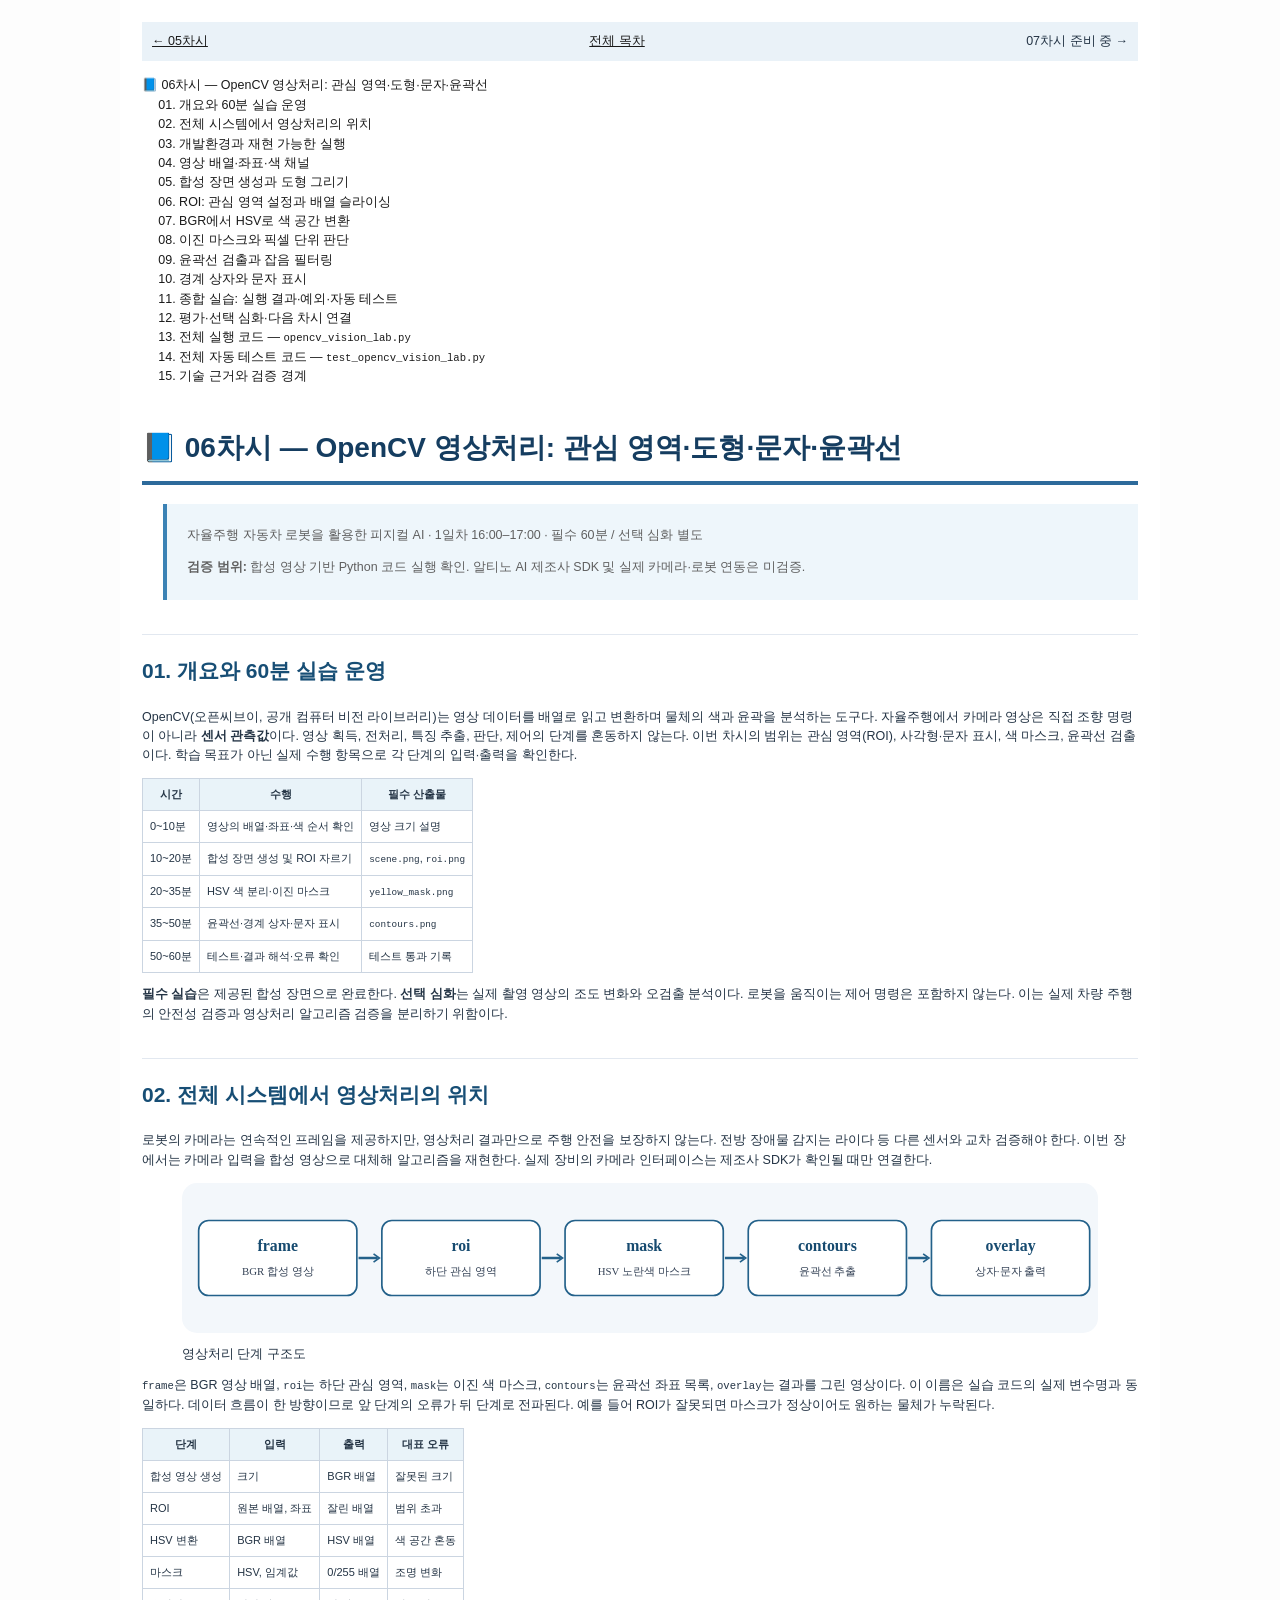
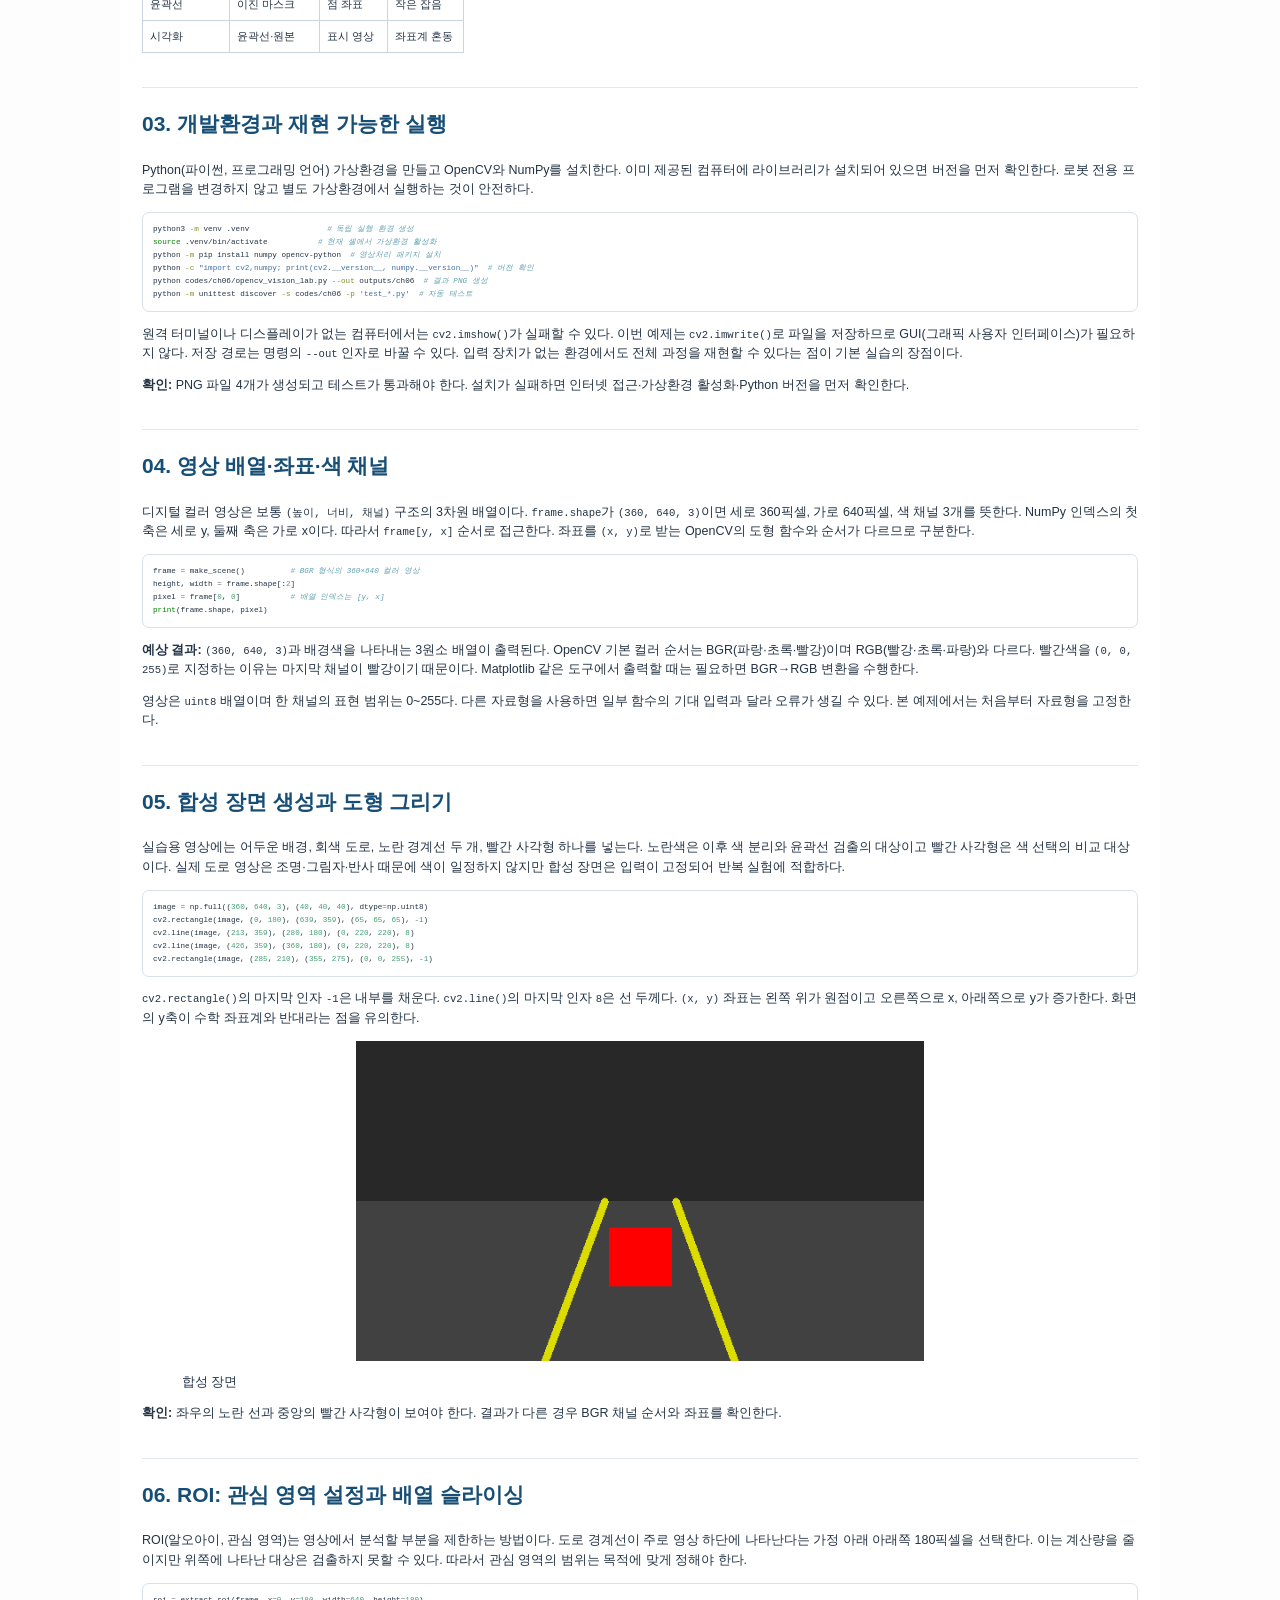
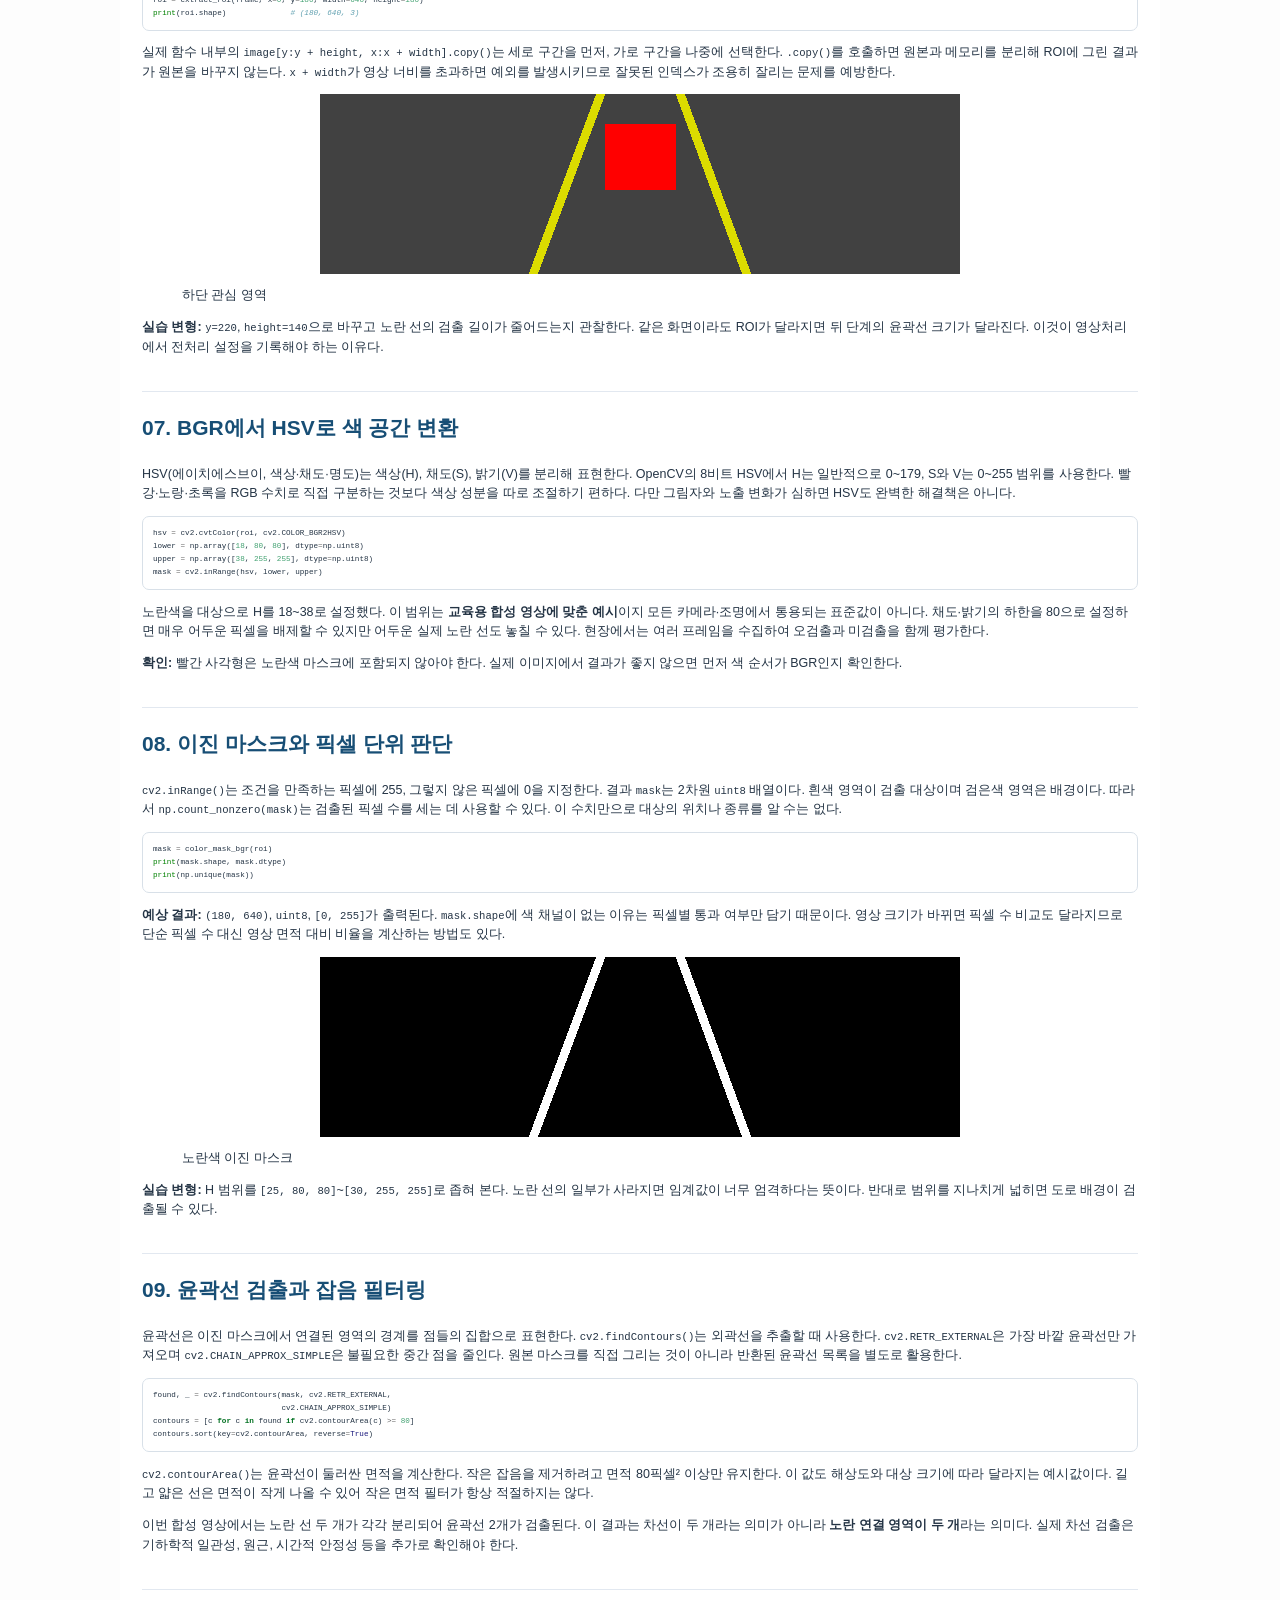
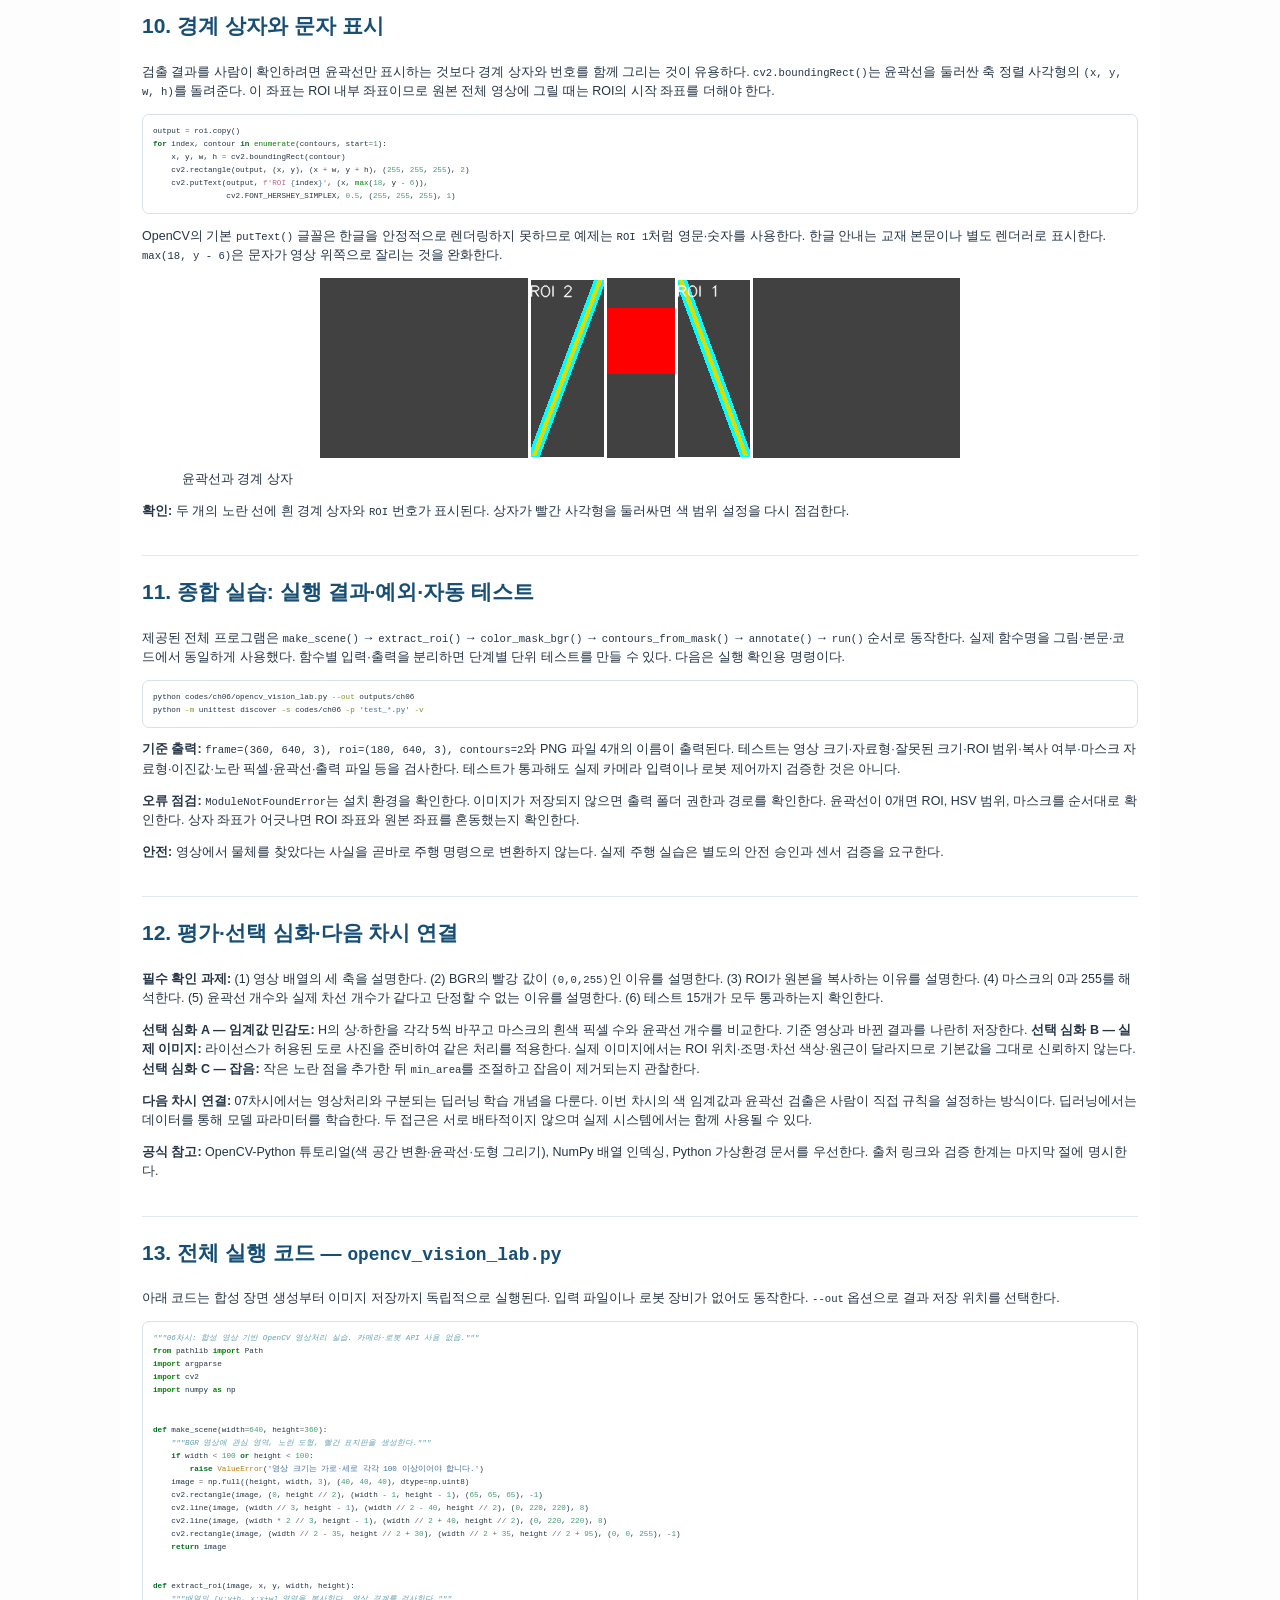
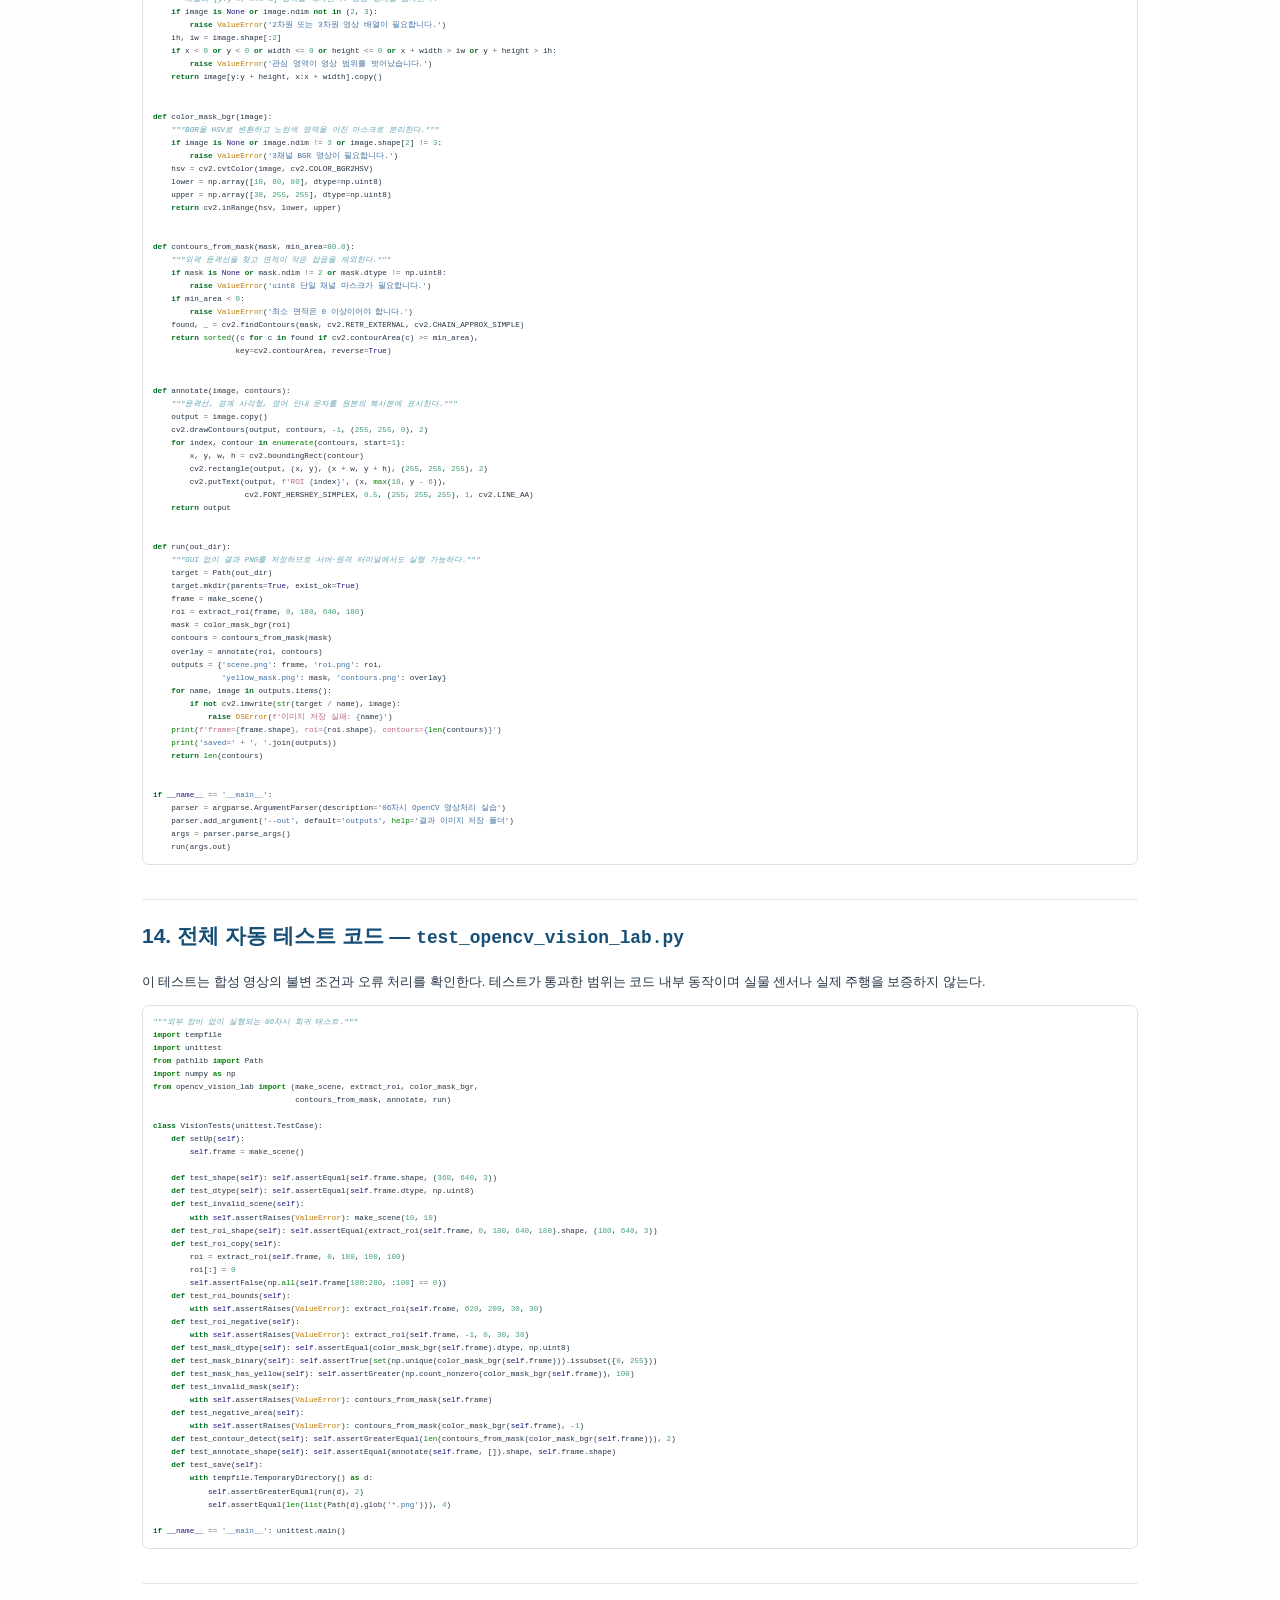
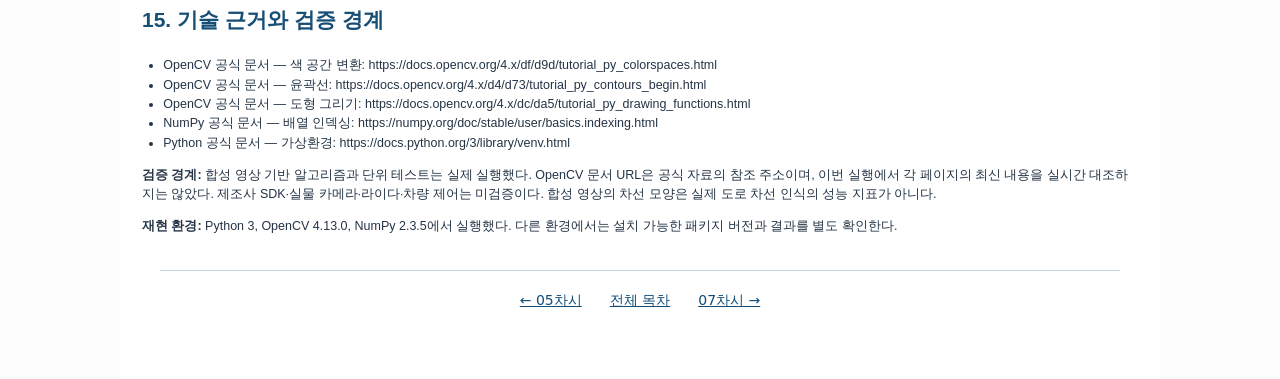
<file: chapters/ch06.html>
<!DOCTYPE html>

<html lang="ko" xml:lang="" xmlns="http://www.w3.org/1999/xhtml">
<head>
<meta charset="utf-8"/>
<meta content="pandoc" name="generator"/>
<meta content="width=device-width, initial-scale=1.0, user-scalable=yes" name="viewport"/>
<title>ch06</title>
<style>
    html {
      color: #1a1a1a;
      background-color: #fdfdfd;
    }
    body {
      margin: 0 auto;
      max-width: 36em;
      padding-left: 50px;
      padding-right: 50px;
      padding-top: 50px;
      padding-bottom: 50px;
      hyphens: auto;
      overflow-wrap: break-word;
      text-rendering: optimizeLegibility;
      font-kerning: normal;
    }
    @media (max-width: 600px) {
      body {
        font-size: 0.9em;
        padding: 12px;
      }
      h1 {
        font-size: 1.8em;
      }
    }
    @media print {
      html {
        background-color: white;
      }
      body {
        background-color: transparent;
        color: black;
        font-size: 12pt;
      }
      p, h2, h3 {
        orphans: 3;
        widows: 3;
      }
      h2, h3, h4 {
        page-break-after: avoid;
      }
    }
    p {
      margin: 1em 0;
    }
    a {
      color: #1a1a1a;
    }
    a:visited {
      color: #1a1a1a;
    }
    img {
      max-width: 100%;
    }
    svg {
      height: auto;
      max-width: 100%;
    }
    h1, h2, h3, h4, h5, h6 {
      margin-top: 1.4em;
    }
    h5, h6 {
      font-size: 1em;
      font-style: italic;
    }
    h6 {
      font-weight: normal;
    }
    ol, ul {
      padding-left: 1.7em;
      margin-top: 1em;
    }
    li > ol, li > ul {
      margin-top: 0;
    }
    blockquote {
      margin: 1em 0 1em 1.7em;
      padding-left: 1em;
      border-left: 2px solid #e6e6e6;
      color: #606060;
    }
    code {
      font-family: Menlo, Monaco, Consolas, 'Lucida Console', monospace;
      font-size: 85%;
      margin: 0;
      hyphens: manual;
    }
    pre {
      margin: 1em 0;
      overflow: auto;
    }
    pre code {
      padding: 0;
      overflow: visible;
      overflow-wrap: normal;
    }
    .sourceCode {
     background-color: transparent;
     overflow: visible;
    }
    hr {
      background-color: #1a1a1a;
      border: none;
      height: 1px;
      margin: 1em 0;
    }
    table {
      margin: 1em 0;
      border-collapse: collapse;
      width: 100%;
      overflow-x: auto;
      display: block;
      font-variant-numeric: lining-nums tabular-nums;
    }
    table caption {
      margin-bottom: 0.75em;
    }
    tbody {
      margin-top: 0.5em;
      border-top: 1px solid #1a1a1a;
      border-bottom: 1px solid #1a1a1a;
    }
    th {
      border-top: 1px solid #1a1a1a;
      padding: 0.25em 0.5em 0.25em 0.5em;
    }
    td {
      padding: 0.125em 0.5em 0.25em 0.5em;
    }
    header {
      margin-bottom: 4em;
      text-align: center;
    }
    #TOC li {
      list-style: none;
    }
    #TOC ul {
      padding-left: 1.3em;
    }
    #TOC > ul {
      padding-left: 0;
    }
    #TOC a:not(:hover) {
      text-decoration: none;
    }
    code{white-space: pre-wrap;}
    span.smallcaps{font-variant: small-caps;}
    div.columns{display: flex; gap: min(4vw, 1.5em);}
    div.column{flex: auto; overflow-x: auto;}
    div.hanging-indent{margin-left: 1.5em; text-indent: -1.5em;}
    /* The extra [class] is a hack that increases specificity enough to
       override a similar rule in reveal.js */
    ul.task-list[class]{list-style: none;}
    ul.task-list li input[type="checkbox"] {
      font-size: inherit;
      width: 0.8em;
      margin: 0 0.8em 0.2em -1.6em;
      vertical-align: middle;
    }
    .display.math{display: block; text-align: center; margin: 0.5rem auto;}
    /* CSS for syntax highlighting */
    pre > code.sourceCode { white-space: pre; position: relative; }
    pre > code.sourceCode > span { line-height: 1.25; }
    pre > code.sourceCode > span:empty { height: 1.2em; }
    .sourceCode { overflow: visible; }
    code.sourceCode > span { color: inherit; text-decoration: inherit; }
    div.sourceCode { margin: 1em 0; }
    pre.sourceCode { margin: 0; }
    @media screen {
    div.sourceCode { overflow: auto; }
    }
    @media print {
    pre > code.sourceCode { white-space: pre-wrap; }
    pre > code.sourceCode > span { display: inline-block; text-indent: -5em; padding-left: 5em; }
    }
    pre.numberSource code
      { counter-reset: source-line 0; }
    pre.numberSource code > span
      { position: relative; left: -4em; counter-increment: source-line; }
    pre.numberSource code > span > a:first-child::before
      { content: counter(source-line);
        position: relative; left: -1em; text-align: right; vertical-align: baseline;
        border: none; display: inline-block;
        -webkit-touch-callout: none; -webkit-user-select: none;
        -khtml-user-select: none; -moz-user-select: none;
        -ms-user-select: none; user-select: none;
        padding: 0 4px; width: 4em;
        color: #aaaaaa;
      }
    pre.numberSource { margin-left: 3em; border-left: 1px solid #aaaaaa;  padding-left: 4px; }
    div.sourceCode
      {   }
    @media screen {
    pre > code.sourceCode > span > a:first-child::before { text-decoration: underline; }
    }
    code span.al { color: #ff0000; font-weight: bold; } /* Alert */
    code span.an { color: #60a0b0; font-weight: bold; font-style: italic; } /* Annotation */
    code span.at { color: #7d9029; } /* Attribute */
    code span.bn { color: #40a070; } /* BaseN */
    code span.bu { color: #008000; } /* BuiltIn */
    code span.cf { color: #007020; font-weight: bold; } /* ControlFlow */
    code span.ch { color: #4070a0; } /* Char */
    code span.cn { color: #880000; } /* Constant */
    code span.co { color: #60a0b0; font-style: italic; } /* Comment */
    code span.cv { color: #60a0b0; font-weight: bold; font-style: italic; } /* CommentVar */
    code span.do { color: #ba2121; font-style: italic; } /* Documentation */
    code span.dt { color: #902000; } /* DataType */
    code span.dv { color: #40a070; } /* DecVal */
    code span.er { color: #ff0000; font-weight: bold; } /* Error */
    code span.ex { } /* Extension */
    code span.fl { color: #40a070; } /* Float */
    code span.fu { color: #06287e; } /* Function */
    code span.im { color: #008000; font-weight: bold; } /* Import */
    code span.in { color: #60a0b0; font-weight: bold; font-style: italic; } /* Information */
    code span.kw { color: #007020; font-weight: bold; } /* Keyword */
    code span.op { color: #666666; } /* Operator */
    code span.ot { color: #007020; } /* Other */
    code span.pp { color: #bc7a00; } /* Preprocessor */
    code span.sc { color: #4070a0; } /* SpecialChar */
    code span.ss { color: #bb6688; } /* SpecialString */
    code span.st { color: #4070a0; } /* String */
    code span.va { color: #19177c; } /* Variable */
    code span.vs { color: #4070a0; } /* VerbatimString */
    code span.wa { color: #60a0b0; font-weight: bold; font-style: italic; } /* Warning */
  </style>
<link href="../assets/css/ch06.css" rel="stylesheet"/><meta content="width=device-width, initial-scale=1" name="viewport"/><style>.audit-chapter-nav{display:flex;flex-wrap:wrap;gap:12px;justify-content:center;margin:2em auto;padding:14px;border-top:1px solid #ccd7e1;max-width:960px;font:500 14px/1.5 system-ui,sans-serif}.audit-chapter-nav a{color:#134e78;text-decoration:underline;padding:5px 8px}.audit-note,.verified-supplement{max-width:100%;margin-top:2em} .verified-supplement pre,.audit-note pre{white-space:pre-wrap;word-break:break-word} @media print {.audit-chapter-nav {display:none!important} .verified-supplement pre,.audit-note pre{white-space:pre-wrap;overflow-wrap:anywhere}}</style></head>
<body><nav aria-label="차시 이동" class="nav"><a href="ch05.html">← 05차시</a><a href="../index.html">전체 목차</a><span>07차시 준비 중 →</span></nav>
<nav id="TOC" role="doc-toc">
<ul>
<li><a href="#차시-opencv-영상처리-관심-영역도형문자윤곽선" id="toc-차시-opencv-영상처리-관심-영역도형문자윤곽선">📘 06차시 — OpenCV
영상처리: 관심 영역·도형·문자·윤곽선</a>
<ul>
<li><a href="#개요와-60분-실습-운영" id="toc-개요와-60분-실습-운영">01.
개요와 60분 실습 운영</a></li>
<li><a href="#전체-시스템에서-영상처리의-위치" id="toc-전체-시스템에서-영상처리의-위치">02. 전체 시스템에서 영상처리의
위치</a></li>
<li><a href="#개발환경과-재현-가능한-실행" id="toc-개발환경과-재현-가능한-실행">03. 개발환경과 재현 가능한
실행</a></li>
<li><a href="#영상-배열좌표색-채널" id="toc-영상-배열좌표색-채널">04.
영상 배열·좌표·색 채널</a></li>
<li><a href="#합성-장면-생성과-도형-그리기" id="toc-합성-장면-생성과-도형-그리기">05. 합성 장면 생성과 도형
그리기</a></li>
<li><a href="#roi-관심-영역-설정과-배열-슬라이싱" id="toc-roi-관심-영역-설정과-배열-슬라이싱">06. ROI: 관심 영역 설정과
배열 슬라이싱</a></li>
<li><a href="#bgr에서-hsv로-색-공간-변환" id="toc-bgr에서-hsv로-색-공간-변환">07. BGR에서 HSV로 색 공간
변환</a></li>
<li><a href="#이진-마스크와-픽셀-단위-판단" id="toc-이진-마스크와-픽셀-단위-판단">08. 이진 마스크와 픽셀 단위
판단</a></li>
<li><a href="#윤곽선-검출과-잡음-필터링" id="toc-윤곽선-검출과-잡음-필터링">09. 윤곽선 검출과 잡음
필터링</a></li>
<li><a href="#경계-상자와-문자-표시" id="toc-경계-상자와-문자-표시">10.
경계 상자와 문자 표시</a></li>
<li><a href="#종합-실습-실행-결과예외자동-테스트" id="toc-종합-실습-실행-결과예외자동-테스트">11. 종합 실습: 실행
결과·예외·자동 테스트</a></li>
<li><a href="#평가선택-심화다음-차시-연결" id="toc-평가선택-심화다음-차시-연결">12. 평가·선택 심화·다음 차시
연결</a></li>
<li><a href="#전체-실행-코드-opencv_vision_lab.py" id="toc-전체-실행-코드-opencv_vision_lab.py">13. 전체 실행 코드 —
<code>opencv_vision_lab.py</code></a></li>
<li><a href="#전체-자동-테스트-코드-test_opencv_vision_lab.py" id="toc-전체-자동-테스트-코드-test_opencv_vision_lab.py">14. 전체 자동
테스트 코드 — <code>test_opencv_vision_lab.py</code></a></li>
<li><a href="#기술-근거와-검증-경계" id="toc-기술-근거와-검증-경계">15.
기술 근거와 검증 경계</a></li>
</ul></li>
</ul>
</nav>
<h1 id="차시-opencv-영상처리-관심-영역도형문자윤곽선">📘 06차시 — OpenCV
영상처리: 관심 영역·도형·문자·윤곽선</h1>
<blockquote>
<p>자율주행 자동차 로봇을 활용한 피지컬 AI · 1일차 16:00–17:00 · 필수
60분 / 선택 심화 별도</p>
<p><strong>검증 범위:</strong> 합성 영상 기반 Python 코드 실행 확인.
알티노 AI 제조사 SDK 및 실제 카메라·로봇 연동은 미검증.</p>
</blockquote>
<section class="page-section" id="개요와-60분-실습-운영">
<h2>01. 개요와 60분 실습 운영</h2>
<p>OpenCV(오픈씨브이, 공개 컴퓨터 비전 라이브러리)는 영상 데이터를
배열로 읽고 변환하며 물체의 색과 윤곽을 분석하는 도구다. 자율주행에서
카메라 영상은 직접 조향 명령이 아니라 <strong>센서 관측값</strong>이다.
영상 획득, 전처리, 특징 추출, 판단, 제어의 단계를 혼동하지 않는다. 이번
차시의 범위는 관심 영역(ROI), 사각형·문자 표시, 색 마스크, 윤곽선
검출이다. 학습 목표가 아닌 실제 수행 항목으로 각 단계의 입력·출력을
확인한다.</p>
<table>
<thead>
<tr class="header">
<th>시간</th>
<th>수행</th>
<th>필수 산출물</th>
</tr>
</thead>
<tbody>
<tr class="odd">
<td>0~10분</td>
<td>영상의 배열·좌표·색 순서 확인</td>
<td>영상 크기 설명</td>
</tr>
<tr class="even">
<td>10~20분</td>
<td>합성 장면 생성 및 ROI 자르기</td>
<td><code>scene.png</code>, <code>roi.png</code></td>
</tr>
<tr class="odd">
<td>20~35분</td>
<td>HSV 색 분리·이진 마스크</td>
<td><code>yellow_mask.png</code></td>
</tr>
<tr class="even">
<td>35~50분</td>
<td>윤곽선·경계 상자·문자 표시</td>
<td><code>contours.png</code></td>
</tr>
<tr class="odd">
<td>50~60분</td>
<td>테스트·결과 해석·오류 확인</td>
<td>테스트 통과 기록</td>
</tr>
</tbody>
</table>
<p><strong>필수 실습</strong>은 제공된 합성 장면으로 완료한다.
<strong>선택 심화</strong>는 실제 촬영 영상의 조도 변화와 오검출
분석이다. 로봇을 움직이는 제어 명령은 포함하지 않는다. 이는 실제 차량
주행의 안전성 검증과 영상처리 알고리즘 검증을 분리하기 위함이다.</p>
</section>
<section class="page-section" id="전체-시스템에서-영상처리의-위치">
<h2>02. 전체 시스템에서 영상처리의 위치</h2>
<p>로봇의 카메라는 연속적인 프레임을 제공하지만, 영상처리 결과만으로
주행 안전을 보장하지 않는다. 전방 장애물 감지는 라이다 등 다른 센서와
교차 검증해야 한다. 이번 장에서는 카메라 입력을 합성 영상으로 대체해
알고리즘을 재현한다. 실제 장비의 카메라 인터페이스는 제조사 SDK가 확인될
때만 연결한다.</p>
<figure>
<img alt="영상처리 단계 구조도" src="../assets/svg/ch06_pipeline.svg"/>
<figcaption aria-hidden="true">영상처리 단계 구조도</figcaption>
</figure>
<p><code>frame</code>은 BGR 영상 배열, <code>roi</code>는 하단 관심
영역, <code>mask</code>는 이진 색 마스크, <code>contours</code>는 윤곽선
좌표 목록, <code>overlay</code>는 결과를 그린 영상이다. 이 이름은 실습
코드의 실제 변수명과 동일하다. 데이터 흐름이 한 방향이므로 앞 단계의
오류가 뒤 단계로 전파된다. 예를 들어 ROI가 잘못되면 마스크가 정상이어도
원하는 물체가 누락된다.</p>
<table>
<thead>
<tr class="header">
<th>단계</th>
<th>입력</th>
<th>출력</th>
<th>대표 오류</th>
</tr>
</thead>
<tbody>
<tr class="odd">
<td>합성 영상 생성</td>
<td>크기</td>
<td>BGR 배열</td>
<td>잘못된 크기</td>
</tr>
<tr class="even">
<td>ROI</td>
<td>원본 배열, 좌표</td>
<td>잘린 배열</td>
<td>범위 초과</td>
</tr>
<tr class="odd">
<td>HSV 변환</td>
<td>BGR 배열</td>
<td>HSV 배열</td>
<td>색 공간 혼동</td>
</tr>
<tr class="even">
<td>마스크</td>
<td>HSV, 임계값</td>
<td>0/255 배열</td>
<td>조명 변화</td>
</tr>
<tr class="odd">
<td>윤곽선</td>
<td>이진 마스크</td>
<td>점 좌표</td>
<td>작은 잡음</td>
</tr>
<tr class="even">
<td>시각화</td>
<td>윤곽선·원본</td>
<td>표시 영상</td>
<td>좌표계 혼동</td>
</tr>
</tbody>
</table>
</section>
<section class="page-section" id="개발환경과-재현-가능한-실행">
<h2>03. 개발환경과 재현 가능한 실행</h2>
<p>Python(파이썬, 프로그래밍 언어) 가상환경을 만들고 OpenCV와 NumPy를
설치한다. 이미 제공된 컴퓨터에 라이브러리가 설치되어 있으면 버전을 먼저
확인한다. 로봇 전용 프로그램을 변경하지 않고 별도 가상환경에서 실행하는
것이 안전하다.</p>
<div class="sourceCode" id="cb1"><pre class="sourceCode bash"><code class="sourceCode bash"><span id="cb1-1"><a aria-hidden="true" href="#cb1-1" tabindex="-1"></a><span class="ex">python3</span> <span class="at">-m</span> venv .venv                 <span class="co"># 독립 실행 환경 생성</span></span>
<span id="cb1-2"><a aria-hidden="true" href="#cb1-2" tabindex="-1"></a><span class="bu">source</span> .venv/bin/activate           <span class="co"># 현재 셸에서 가상환경 활성화</span></span>
<span id="cb1-3"><a aria-hidden="true" href="#cb1-3" tabindex="-1"></a><span class="ex">python</span> <span class="at">-m</span> pip install numpy opencv-python  <span class="co"># 영상처리 패키지 설치</span></span>
<span id="cb1-4"><a aria-hidden="true" href="#cb1-4" tabindex="-1"></a><span class="ex">python</span> <span class="at">-c</span> <span class="st">"import cv2,numpy; print(cv2.__version__, numpy.__version__)"</span>  <span class="co"># 버전 확인</span></span>
<span id="cb1-5"><a aria-hidden="true" href="#cb1-5" tabindex="-1"></a><span class="ex">python</span> codes/ch06/opencv_vision_lab.py <span class="at">--out</span> outputs/ch06  <span class="co"># 결과 PNG 생성</span></span>
<span id="cb1-6"><a aria-hidden="true" href="#cb1-6" tabindex="-1"></a><span class="ex">python</span> <span class="at">-m</span> unittest discover <span class="at">-s</span> codes/ch06 <span class="at">-p</span> <span class="st">'test_*.py'</span>  <span class="co"># 자동 테스트</span></span></code></pre></div>
<p>원격 터미널이나 디스플레이가 없는 컴퓨터에서는
<code>cv2.imshow()</code>가 실패할 수 있다. 이번 예제는
<code>cv2.imwrite()</code>로 파일을 저장하므로 GUI(그래픽 사용자
인터페이스)가 필요하지 않다. 저장 경로는 명령의 <code>--out</code>
인자로 바꿀 수 있다. 입력 장치가 없는 환경에서도 전체 과정을 재현할 수
있다는 점이 기본 실습의 장점이다.</p>
<p><strong>확인:</strong> PNG 파일 4개가 생성되고 테스트가 통과해야
한다. 설치가 실패하면 인터넷 접근·가상환경 활성화·Python 버전을 먼저
확인한다.</p>
</section>
<section class="page-section" id="영상-배열좌표색-채널">
<h2>04. 영상 배열·좌표·색 채널</h2>
<p>디지털 컬러 영상은 보통 <code>(높이, 너비, 채널)</code> 구조의 3차원
배열이다. <code>frame.shape</code>가 <code>(360, 640, 3)</code>이면 세로
360픽셀, 가로 640픽셀, 색 채널 3개를 뜻한다. NumPy 인덱스의 첫 축은 세로
y, 둘째 축은 가로 x이다. 따라서 <code>frame[y, x]</code> 순서로
접근한다. 좌표를 <code>(x, y)</code>로 받는 OpenCV의 도형 함수와 순서가
다르므로 구분한다.</p>
<div class="sourceCode" id="cb2"><pre class="sourceCode python"><code class="sourceCode python"><span id="cb2-1"><a aria-hidden="true" href="#cb2-1" tabindex="-1"></a>frame <span class="op">=</span> make_scene()          <span class="co"># BGR 형식의 360×640 컬러 영상</span></span>
<span id="cb2-2"><a aria-hidden="true" href="#cb2-2" tabindex="-1"></a>height, width <span class="op">=</span> frame.shape[:<span class="dv">2</span>]</span>
<span id="cb2-3"><a aria-hidden="true" href="#cb2-3" tabindex="-1"></a>pixel <span class="op">=</span> frame[<span class="dv">0</span>, <span class="dv">0</span>]           <span class="co"># 배열 인덱스는 [y, x]</span></span>
<span id="cb2-4"><a aria-hidden="true" href="#cb2-4" tabindex="-1"></a><span class="bu">print</span>(frame.shape, pixel)</span></code></pre></div>
<p><strong>예상 결과:</strong> <code>(360, 640, 3)</code>과 배경색을
나타내는 3원소 배열이 출력된다. OpenCV 기본 컬러 순서는
BGR(파랑·초록·빨강)이며 RGB(빨강·초록·파랑)와 다르다. 빨간색을
<code>(0, 0, 255)</code>로 지정하는 이유는 마지막 채널이 빨강이기
때문이다. Matplotlib 같은 도구에서 출력할 때는 필요하면 BGR→RGB 변환을
수행한다.</p>
<p>영상은 <code>uint8</code> 배열이며 한 채널의 표현 범위는 0~255다.
다른 자료형을 사용하면 일부 함수의 기대 입력과 달라 오류가 생길 수 있다.
본 예제에서는 처음부터 자료형을 고정한다.</p>
</section>
<section class="page-section" id="합성-장면-생성과-도형-그리기">
<h2>05. 합성 장면 생성과 도형 그리기</h2>
<p>실습용 영상에는 어두운 배경, 회색 도로, 노란 경계선 두 개, 빨간
사각형 하나를 넣는다. 노란색은 이후 색 분리와 윤곽선 검출의 대상이고
빨간 사각형은 색 선택의 비교 대상이다. 실제 도로 영상은 조명·그림자·반사
때문에 색이 일정하지 않지만 합성 장면은 입력이 고정되어 반복 실험에
적합하다.</p>
<div class="sourceCode" id="cb3"><pre class="sourceCode python"><code class="sourceCode python"><span id="cb3-1"><a aria-hidden="true" href="#cb3-1" tabindex="-1"></a>image <span class="op">=</span> np.full((<span class="dv">360</span>, <span class="dv">640</span>, <span class="dv">3</span>), (<span class="dv">40</span>, <span class="dv">40</span>, <span class="dv">40</span>), dtype<span class="op">=</span>np.uint8)</span>
<span id="cb3-2"><a aria-hidden="true" href="#cb3-2" tabindex="-1"></a>cv2.rectangle(image, (<span class="dv">0</span>, <span class="dv">180</span>), (<span class="dv">639</span>, <span class="dv">359</span>), (<span class="dv">65</span>, <span class="dv">65</span>, <span class="dv">65</span>), <span class="op">-</span><span class="dv">1</span>)</span>
<span id="cb3-3"><a aria-hidden="true" href="#cb3-3" tabindex="-1"></a>cv2.line(image, (<span class="dv">213</span>, <span class="dv">359</span>), (<span class="dv">280</span>, <span class="dv">180</span>), (<span class="dv">0</span>, <span class="dv">220</span>, <span class="dv">220</span>), <span class="dv">8</span>)</span>
<span id="cb3-4"><a aria-hidden="true" href="#cb3-4" tabindex="-1"></a>cv2.line(image, (<span class="dv">426</span>, <span class="dv">359</span>), (<span class="dv">360</span>, <span class="dv">180</span>), (<span class="dv">0</span>, <span class="dv">220</span>, <span class="dv">220</span>), <span class="dv">8</span>)</span>
<span id="cb3-5"><a aria-hidden="true" href="#cb3-5" tabindex="-1"></a>cv2.rectangle(image, (<span class="dv">285</span>, <span class="dv">210</span>), (<span class="dv">355</span>, <span class="dv">275</span>), (<span class="dv">0</span>, <span class="dv">0</span>, <span class="dv">255</span>), <span class="op">-</span><span class="dv">1</span>)</span></code></pre></div>
<p><code>cv2.rectangle()</code>의 마지막 인자 <code>-1</code>은 내부를
채운다. <code>cv2.line()</code>의 마지막 인자 <code>8</code>은 선
두께다. <code>(x, y)</code> 좌표는 왼쪽 위가 원점이고 오른쪽으로 x,
아래쪽으로 y가 증가한다. 화면의 y축이 수학 좌표계와 반대라는 점을
유의한다.</p>
<figure>
<img alt="합성 장면" src="../assets/data/ch06/scene.png"/>
<figcaption aria-hidden="true">합성 장면</figcaption>
</figure>
<p><strong>확인:</strong> 좌우의 노란 선과 중앙의 빨간 사각형이 보여야
한다. 결과가 다른 경우 BGR 채널 순서와 좌표를 확인한다.</p>
</section>
<section class="page-section" id="roi-관심-영역-설정과-배열-슬라이싱">
<h2>06. ROI: 관심 영역 설정과 배열 슬라이싱</h2>
<p>ROI(알오아이, 관심 영역)는 영상에서 분석할 부분을 제한하는 방법이다.
도로 경계선이 주로 영상 하단에 나타난다는 가정 아래 아래쪽 180픽셀을
선택한다. 이는 계산량을 줄이지만 위쪽에 나타난 대상은 검출하지 못할 수
있다. 따라서 관심 영역의 범위는 목적에 맞게 정해야 한다.</p>
<div class="sourceCode" id="cb4"><pre class="sourceCode python"><code class="sourceCode python"><span id="cb4-1"><a aria-hidden="true" href="#cb4-1" tabindex="-1"></a>roi <span class="op">=</span> extract_roi(frame, x<span class="op">=</span><span class="dv">0</span>, y<span class="op">=</span><span class="dv">180</span>, width<span class="op">=</span><span class="dv">640</span>, height<span class="op">=</span><span class="dv">180</span>)</span>
<span id="cb4-2"><a aria-hidden="true" href="#cb4-2" tabindex="-1"></a><span class="bu">print</span>(roi.shape)              <span class="co"># (180, 640, 3)</span></span></code></pre></div>
<p>실제 함수 내부의
<code>image[y:y + height, x:x + width].copy()</code>는 세로 구간을 먼저,
가로 구간을 나중에 선택한다. <code>.copy()</code>를 호출하면 원본과
메모리를 분리해 ROI에 그린 결과가 원본을 바꾸지 않는다.
<code>x + width</code>가 영상 너비를 초과하면 예외를 발생시키므로 잘못된
인덱스가 조용히 잘리는 문제를 예방한다.</p>
<figure>
<img alt="하단 관심 영역" src="../assets/data/ch06/roi.png"/>
<figcaption aria-hidden="true">하단 관심 영역</figcaption>
</figure>
<p><strong>실습 변형:</strong> <code>y=220</code>,
<code>height=140</code>으로 바꾸고 노란 선의 검출 길이가 줄어드는지
관찰한다. 같은 화면이라도 ROI가 달라지면 뒤 단계의 윤곽선 크기가
달라진다. 이것이 영상처리에서 전처리 설정을 기록해야 하는 이유다.</p>
</section>
<section class="page-section" id="bgr에서-hsv로-색-공간-변환">
<h2>07. BGR에서 HSV로 색 공간 변환</h2>
<p>HSV(에이치에스브이, 색상·채도·명도)는 색상(H), 채도(S), 밝기(V)를
분리해 표현한다. OpenCV의 8비트 HSV에서 H는 일반적으로 0~179, S와 V는
0~255 범위를 사용한다. 빨강·노랑·초록을 RGB 수치로 직접 구분하는 것보다
색상 성분을 따로 조절하기 편하다. 다만 그림자와 노출 변화가 심하면 HSV도
완벽한 해결책은 아니다.</p>
<div class="sourceCode" id="cb5"><pre class="sourceCode python"><code class="sourceCode python"><span id="cb5-1"><a aria-hidden="true" href="#cb5-1" tabindex="-1"></a>hsv <span class="op">=</span> cv2.cvtColor(roi, cv2.COLOR_BGR2HSV)</span>
<span id="cb5-2"><a aria-hidden="true" href="#cb5-2" tabindex="-1"></a>lower <span class="op">=</span> np.array([<span class="dv">18</span>, <span class="dv">80</span>, <span class="dv">80</span>], dtype<span class="op">=</span>np.uint8)</span>
<span id="cb5-3"><a aria-hidden="true" href="#cb5-3" tabindex="-1"></a>upper <span class="op">=</span> np.array([<span class="dv">38</span>, <span class="dv">255</span>, <span class="dv">255</span>], dtype<span class="op">=</span>np.uint8)</span>
<span id="cb5-4"><a aria-hidden="true" href="#cb5-4" tabindex="-1"></a>mask <span class="op">=</span> cv2.inRange(hsv, lower, upper)</span></code></pre></div>
<p>노란색을 대상으로 H를 18~38로 설정했다. 이 범위는 <strong>교육용 합성
영상에 맞춘 예시</strong>이지 모든 카메라·조명에서 통용되는 표준값이
아니다. 채도·밝기의 하한을 80으로 설정하면 매우 어두운 픽셀을 배제할 수
있지만 어두운 실제 노란 선도 놓칠 수 있다. 현장에서는 여러 프레임을
수집하여 오검출과 미검출을 함께 평가한다.</p>
<p><strong>확인:</strong> 빨간 사각형은 노란색 마스크에 포함되지 않아야
한다. 실제 이미지에서 결과가 좋지 않으면 먼저 색 순서가 BGR인지
확인한다.</p>
</section>
<section class="page-section" id="이진-마스크와-픽셀-단위-판단">
<h2>08. 이진 마스크와 픽셀 단위 판단</h2>
<p><code>cv2.inRange()</code>는 조건을 만족하는 픽셀에 255, 그렇지 않은
픽셀에 0을 지정한다. 결과 <code>mask</code>는 2차원 <code>uint8</code>
배열이다. 흰색 영역이 검출 대상이며 검은색 영역은 배경이다. 따라서
<code>np.count_nonzero(mask)</code>는 검출된 픽셀 수를 세는 데 사용할 수
있다. 이 수치만으로 대상의 위치나 종류를 알 수는 없다.</p>
<div class="sourceCode" id="cb6"><pre class="sourceCode python"><code class="sourceCode python"><span id="cb6-1"><a aria-hidden="true" href="#cb6-1" tabindex="-1"></a>mask <span class="op">=</span> color_mask_bgr(roi)</span>
<span id="cb6-2"><a aria-hidden="true" href="#cb6-2" tabindex="-1"></a><span class="bu">print</span>(mask.shape, mask.dtype)</span>
<span id="cb6-3"><a aria-hidden="true" href="#cb6-3" tabindex="-1"></a><span class="bu">print</span>(np.unique(mask))</span></code></pre></div>
<p><strong>예상 결과:</strong> <code>(180, 640)</code>,
<code>uint8</code>, <code>[0, 255]</code>가 출력된다.
<code>mask.shape</code>에 색 채널이 없는 이유는 픽셀별 통과 여부만 담기
때문이다. 영상 크기가 바뀌면 픽셀 수 비교도 달라지므로 단순 픽셀 수 대신
영상 면적 대비 비율을 계산하는 방법도 있다.</p>
<figure>
<img alt="노란색 이진 마스크" src="../assets/data/ch06/yellow_mask.png"/>
<figcaption aria-hidden="true">노란색 이진 마스크</figcaption>
</figure>
<p><strong>실습 변형:</strong> H 범위를
<code>[25, 80, 80]</code>~<code>[30, 255, 255]</code>로 좁혀 본다. 노란
선의 일부가 사라지면 임계값이 너무 엄격하다는 뜻이다. 반대로 범위를
지나치게 넓히면 도로 배경이 검출될 수 있다.</p>
</section>
<section class="page-section" id="윤곽선-검출과-잡음-필터링">
<h2>09. 윤곽선 검출과 잡음 필터링</h2>
<p>윤곽선은 이진 마스크에서 연결된 영역의 경계를 점들의 집합으로
표현한다. <code>cv2.findContours()</code>는 외곽선을 추출할 때 사용한다.
<code>cv2.RETR_EXTERNAL</code>은 가장 바깥 윤곽선만 가져오며
<code>cv2.CHAIN_APPROX_SIMPLE</code>은 불필요한 중간 점을 줄인다. 원본
마스크를 직접 그리는 것이 아니라 반환된 윤곽선 목록을 별도로
활용한다.</p>
<div class="sourceCode" id="cb7"><pre class="sourceCode python"><code class="sourceCode python"><span id="cb7-1"><a aria-hidden="true" href="#cb7-1" tabindex="-1"></a>found, _ <span class="op">=</span> cv2.findContours(mask, cv2.RETR_EXTERNAL,</span>
<span id="cb7-2"><a aria-hidden="true" href="#cb7-2" tabindex="-1"></a>                            cv2.CHAIN_APPROX_SIMPLE)</span>
<span id="cb7-3"><a aria-hidden="true" href="#cb7-3" tabindex="-1"></a>contours <span class="op">=</span> [c <span class="cf">for</span> c <span class="kw">in</span> found <span class="cf">if</span> cv2.contourArea(c) <span class="op">&gt;=</span> <span class="dv">80</span>]</span>
<span id="cb7-4"><a aria-hidden="true" href="#cb7-4" tabindex="-1"></a>contours.sort(key<span class="op">=</span>cv2.contourArea, reverse<span class="op">=</span><span class="va">True</span>)</span></code></pre></div>
<p><code>cv2.contourArea()</code>는 윤곽선이 둘러싼 면적을 계산한다.
작은 잡음을 제거하려고 면적 80픽셀² 이상만 유지한다. 이 값도 해상도와
대상 크기에 따라 달라지는 예시값이다. 길고 얇은 선은 면적이 작게 나올 수
있어 작은 면적 필터가 항상 적절하지는 않다.</p>
<p>이번 합성 영상에서는 노란 선 두 개가 각각 분리되어 윤곽선 2개가
검출된다. 이 결과는 차선이 두 개라는 의미가 아니라 <strong>노란 연결
영역이 두 개</strong>라는 의미다. 실제 차선 검출은 기하학적 일관성,
원근, 시간적 안정성 등을 추가로 확인해야 한다.</p>
</section>
<section class="page-section" id="경계-상자와-문자-표시">
<h2>10. 경계 상자와 문자 표시</h2>
<p>검출 결과를 사람이 확인하려면 윤곽선만 표시하는 것보다 경계 상자와
번호를 함께 그리는 것이 유용하다. <code>cv2.boundingRect()</code>는
윤곽선을 둘러싼 축 정렬 사각형의 <code>(x, y, w, h)</code>를 돌려준다.
이 좌표는 ROI 내부 좌표이므로 원본 전체 영상에 그릴 때는 ROI의 시작
좌표를 더해야 한다.</p>
<div class="sourceCode" id="cb8"><pre class="sourceCode python"><code class="sourceCode python"><span id="cb8-1"><a aria-hidden="true" href="#cb8-1" tabindex="-1"></a>output <span class="op">=</span> roi.copy()</span>
<span id="cb8-2"><a aria-hidden="true" href="#cb8-2" tabindex="-1"></a><span class="cf">for</span> index, contour <span class="kw">in</span> <span class="bu">enumerate</span>(contours, start<span class="op">=</span><span class="dv">1</span>):</span>
<span id="cb8-3"><a aria-hidden="true" href="#cb8-3" tabindex="-1"></a>    x, y, w, h <span class="op">=</span> cv2.boundingRect(contour)</span>
<span id="cb8-4"><a aria-hidden="true" href="#cb8-4" tabindex="-1"></a>    cv2.rectangle(output, (x, y), (x <span class="op">+</span> w, y <span class="op">+</span> h), (<span class="dv">255</span>, <span class="dv">255</span>, <span class="dv">255</span>), <span class="dv">2</span>)</span>
<span id="cb8-5"><a aria-hidden="true" href="#cb8-5" tabindex="-1"></a>    cv2.putText(output, <span class="ss">f'ROI </span><span class="sc">{</span>index<span class="sc">}</span><span class="ss">'</span>, (x, <span class="bu">max</span>(<span class="dv">18</span>, y <span class="op">-</span> <span class="dv">6</span>)),</span>
<span id="cb8-6"><a aria-hidden="true" href="#cb8-6" tabindex="-1"></a>                cv2.FONT_HERSHEY_SIMPLEX, <span class="fl">0.5</span>, (<span class="dv">255</span>, <span class="dv">255</span>, <span class="dv">255</span>), <span class="dv">1</span>)</span></code></pre></div>
<p>OpenCV의 기본 <code>putText()</code> 글꼴은 한글을 안정적으로
렌더링하지 못하므로 예제는 <code>ROI 1</code>처럼 영문·숫자를 사용한다.
한글 안내는 교재 본문이나 별도 렌더러로 표시한다.
<code>max(18, y - 6)</code>은 문자가 영상 위쪽으로 잘리는 것을
완화한다.</p>
<figure>
<img alt="윤곽선과 경계 상자" src="../assets/data/ch06/contours.png"/>
<figcaption aria-hidden="true">윤곽선과 경계 상자</figcaption>
</figure>
<p><strong>확인:</strong> 두 개의 노란 선에 흰 경계 상자와
<code>ROI</code> 번호가 표시된다. 상자가 빨간 사각형을 둘러싸면 색 범위
설정을 다시 점검한다.</p>
</section>
<section class="page-section" id="종합-실습-실행-결과예외자동-테스트">
<h2>11. 종합 실습: 실행 결과·예외·자동 테스트</h2>
<p>제공된 전체 프로그램은 <code>make_scene()</code> →
<code>extract_roi()</code> → <code>color_mask_bgr()</code> →
<code>contours_from_mask()</code> → <code>annotate()</code> →
<code>run()</code> 순서로 동작한다. 실제 함수명을 그림·본문·코드에서
동일하게 사용했다. 함수별 입력·출력을 분리하면 단계별 단위 테스트를 만들
수 있다. 다음은 실행 확인용 명령이다.</p>
<div class="sourceCode" id="cb9"><pre class="sourceCode bash"><code class="sourceCode bash"><span id="cb9-1"><a aria-hidden="true" href="#cb9-1" tabindex="-1"></a><span class="ex">python</span> codes/ch06/opencv_vision_lab.py <span class="at">--out</span> outputs/ch06</span>
<span id="cb9-2"><a aria-hidden="true" href="#cb9-2" tabindex="-1"></a><span class="ex">python</span> <span class="at">-m</span> unittest discover <span class="at">-s</span> codes/ch06 <span class="at">-p</span> <span class="st">'test_*.py'</span> <span class="at">-v</span></span></code></pre></div>
<p><strong>기준 출력:</strong>
<code>frame=(360, 640, 3), roi=(180, 640, 3), contours=2</code>와 PNG
파일 4개의 이름이 출력된다. 테스트는 영상 크기·자료형·잘못된 크기·ROI
범위·복사 여부·마스크 자료형·이진값·노란 픽셀·윤곽선·출력 파일 등을
검사한다. 테스트가 통과해도 실제 카메라 입력이나 로봇 제어까지 검증한
것은 아니다.</p>
<p><strong>오류 점검:</strong> <code>ModuleNotFoundError</code>는 설치
환경을 확인한다. 이미지가 저장되지 않으면 출력 폴더 권한과 경로를
확인한다. 윤곽선이 0개면 ROI, HSV 범위, 마스크를 순서대로 확인한다. 상자
좌표가 어긋나면 ROI 좌표와 원본 좌표를 혼동했는지 확인한다.</p>
<p><strong>안전:</strong> 영상에서 물체를 찾았다는 사실을 곧바로 주행
명령으로 변환하지 않는다. 실제 주행 실습은 별도의 안전 승인과 센서
검증을 요구한다.</p>
</section>
<section class="page-section" id="평가선택-심화다음-차시-연결">
<h2>12. 평가·선택 심화·다음 차시 연결</h2>
<p><strong>필수 확인 과제:</strong> (1) 영상 배열의 세 축을 설명한다.
(2) BGR의 빨강 값이 <code>(0,0,255)</code>인 이유를 설명한다. (3) ROI가
원본을 복사하는 이유를 설명한다. (4) 마스크의 0과 255를 해석한다. (5)
윤곽선 개수와 실제 차선 개수가 같다고 단정할 수 없는 이유를 설명한다.
(6) 테스트 15개가 모두 통과하는지 확인한다.</p>
<p><strong>선택 심화 A — 임계값 민감도:</strong> H의 상·하한을 각각 5씩
바꾸고 마스크의 흰색 픽셀 수와 윤곽선 개수를 비교한다. 기준 영상과 바뀐
결과를 나란히 저장한다. <strong>선택 심화 B — 실제 이미지:</strong>
라이선스가 허용된 도로 사진을 준비하여 같은 처리를 적용한다. 실제
이미지에서는 ROI 위치·조명·차선 색상·원근이 달라지므로 기본값을 그대로
신뢰하지 않는다. <strong>선택 심화 C — 잡음:</strong> 작은 노란 점을
추가한 뒤 <code>min_area</code>를 조절하고 잡음이 제거되는지
관찰한다.</p>
<p><strong>다음 차시 연결:</strong> 07차시에서는 영상처리와 구분되는
딥러닝 학습 개념을 다룬다. 이번 차시의 색 임계값과 윤곽선 검출은 사람이
직접 규칙을 설정하는 방식이다. 딥러닝에서는 데이터를 통해 모델
파라미터를 학습한다. 두 접근은 서로 배타적이지 않으며 실제 시스템에서는
함께 사용될 수 있다.</p>
<p><strong>공식 참고:</strong> OpenCV-Python 튜토리얼(색 공간
변환·윤곽선·도형 그리기), NumPy 배열 인덱싱, Python 가상환경 문서를
우선한다. 출처 링크와 검증 한계는 마지막 절에 명시한다.</p>
</section>
<section class="page-section" id="전체-실행-코드-opencv_vision_lab.py">
<h2>13. 전체 실행 코드 — <code>opencv_vision_lab.py</code></h2>
<p>아래 코드는 합성 장면 생성부터 이미지 저장까지 독립적으로 실행된다.
입력 파일이나 로봇 장비가 없어도 동작한다. <code>--out</code> 옵션으로
결과 저장 위치를 선택한다.</p>
<div class="sourceCode" id="cb10"><pre class="sourceCode python"><code class="sourceCode python"><span id="cb10-1"><a aria-hidden="true" href="#cb10-1" tabindex="-1"></a><span class="co">"""06차시: 합성 영상 기반 OpenCV 영상처리 실습. 카메라·로봇 API 사용 없음."""</span></span>
<span id="cb10-2"><a aria-hidden="true" href="#cb10-2" tabindex="-1"></a><span class="im">from</span> pathlib <span class="im">import</span> Path</span>
<span id="cb10-3"><a aria-hidden="true" href="#cb10-3" tabindex="-1"></a><span class="im">import</span> argparse</span>
<span id="cb10-4"><a aria-hidden="true" href="#cb10-4" tabindex="-1"></a><span class="im">import</span> cv2</span>
<span id="cb10-5"><a aria-hidden="true" href="#cb10-5" tabindex="-1"></a><span class="im">import</span> numpy <span class="im">as</span> np</span>
<span id="cb10-6"><a aria-hidden="true" href="#cb10-6" tabindex="-1"></a></span>
<span id="cb10-7"><a aria-hidden="true" href="#cb10-7" tabindex="-1"></a></span>
<span id="cb10-8"><a aria-hidden="true" href="#cb10-8" tabindex="-1"></a><span class="kw">def</span> make_scene(width<span class="op">=</span><span class="dv">640</span>, height<span class="op">=</span><span class="dv">360</span>):</span>
<span id="cb10-9"><a aria-hidden="true" href="#cb10-9" tabindex="-1"></a>    <span class="co">"""BGR 영상에 관심 영역, 노란 도형, 빨간 표지판을 생성한다."""</span></span>
<span id="cb10-10"><a aria-hidden="true" href="#cb10-10" tabindex="-1"></a>    <span class="cf">if</span> width <span class="op">&lt;</span> <span class="dv">100</span> <span class="kw">or</span> height <span class="op">&lt;</span> <span class="dv">100</span>:</span>
<span id="cb10-11"><a aria-hidden="true" href="#cb10-11" tabindex="-1"></a>        <span class="cf">raise</span> <span class="pp">ValueError</span>(<span class="st">'영상 크기는 가로·세로 각각 100 이상이어야 합니다.'</span>)</span>
<span id="cb10-12"><a aria-hidden="true" href="#cb10-12" tabindex="-1"></a>    image <span class="op">=</span> np.full((height, width, <span class="dv">3</span>), (<span class="dv">40</span>, <span class="dv">40</span>, <span class="dv">40</span>), dtype<span class="op">=</span>np.uint8)</span>
<span id="cb10-13"><a aria-hidden="true" href="#cb10-13" tabindex="-1"></a>    cv2.rectangle(image, (<span class="dv">0</span>, height <span class="op">//</span> <span class="dv">2</span>), (width <span class="op">-</span> <span class="dv">1</span>, height <span class="op">-</span> <span class="dv">1</span>), (<span class="dv">65</span>, <span class="dv">65</span>, <span class="dv">65</span>), <span class="op">-</span><span class="dv">1</span>)</span>
<span id="cb10-14"><a aria-hidden="true" href="#cb10-14" tabindex="-1"></a>    cv2.line(image, (width <span class="op">//</span> <span class="dv">3</span>, height <span class="op">-</span> <span class="dv">1</span>), (width <span class="op">//</span> <span class="dv">2</span> <span class="op">-</span> <span class="dv">40</span>, height <span class="op">//</span> <span class="dv">2</span>), (<span class="dv">0</span>, <span class="dv">220</span>, <span class="dv">220</span>), <span class="dv">8</span>)</span>
<span id="cb10-15"><a aria-hidden="true" href="#cb10-15" tabindex="-1"></a>    cv2.line(image, (width <span class="op">*</span> <span class="dv">2</span> <span class="op">//</span> <span class="dv">3</span>, height <span class="op">-</span> <span class="dv">1</span>), (width <span class="op">//</span> <span class="dv">2</span> <span class="op">+</span> <span class="dv">40</span>, height <span class="op">//</span> <span class="dv">2</span>), (<span class="dv">0</span>, <span class="dv">220</span>, <span class="dv">220</span>), <span class="dv">8</span>)</span>
<span id="cb10-16"><a aria-hidden="true" href="#cb10-16" tabindex="-1"></a>    cv2.rectangle(image, (width <span class="op">//</span> <span class="dv">2</span> <span class="op">-</span> <span class="dv">35</span>, height <span class="op">//</span> <span class="dv">2</span> <span class="op">+</span> <span class="dv">30</span>), (width <span class="op">//</span> <span class="dv">2</span> <span class="op">+</span> <span class="dv">35</span>, height <span class="op">//</span> <span class="dv">2</span> <span class="op">+</span> <span class="dv">95</span>), (<span class="dv">0</span>, <span class="dv">0</span>, <span class="dv">255</span>), <span class="op">-</span><span class="dv">1</span>)</span>
<span id="cb10-17"><a aria-hidden="true" href="#cb10-17" tabindex="-1"></a>    <span class="cf">return</span> image</span>
<span id="cb10-18"><a aria-hidden="true" href="#cb10-18" tabindex="-1"></a></span>
<span id="cb10-19"><a aria-hidden="true" href="#cb10-19" tabindex="-1"></a></span>
<span id="cb10-20"><a aria-hidden="true" href="#cb10-20" tabindex="-1"></a><span class="kw">def</span> extract_roi(image, x, y, width, height):</span>
<span id="cb10-21"><a aria-hidden="true" href="#cb10-21" tabindex="-1"></a>    <span class="co">"""배열의 [y:y+h, x:x+w] 영역을 복사한다. 영상 경계를 검사한다."""</span></span>
<span id="cb10-22"><a aria-hidden="true" href="#cb10-22" tabindex="-1"></a>    <span class="cf">if</span> image <span class="kw">is</span> <span class="va">None</span> <span class="kw">or</span> image.ndim <span class="kw">not</span> <span class="kw">in</span> (<span class="dv">2</span>, <span class="dv">3</span>):</span>
<span id="cb10-23"><a aria-hidden="true" href="#cb10-23" tabindex="-1"></a>        <span class="cf">raise</span> <span class="pp">ValueError</span>(<span class="st">'2차원 또는 3차원 영상 배열이 필요합니다.'</span>)</span>
<span id="cb10-24"><a aria-hidden="true" href="#cb10-24" tabindex="-1"></a>    ih, iw <span class="op">=</span> image.shape[:<span class="dv">2</span>]</span>
<span id="cb10-25"><a aria-hidden="true" href="#cb10-25" tabindex="-1"></a>    <span class="cf">if</span> x <span class="op">&lt;</span> <span class="dv">0</span> <span class="kw">or</span> y <span class="op">&lt;</span> <span class="dv">0</span> <span class="kw">or</span> width <span class="op">&lt;=</span> <span class="dv">0</span> <span class="kw">or</span> height <span class="op">&lt;=</span> <span class="dv">0</span> <span class="kw">or</span> x <span class="op">+</span> width <span class="op">&gt;</span> iw <span class="kw">or</span> y <span class="op">+</span> height <span class="op">&gt;</span> ih:</span>
<span id="cb10-26"><a aria-hidden="true" href="#cb10-26" tabindex="-1"></a>        <span class="cf">raise</span> <span class="pp">ValueError</span>(<span class="st">'관심 영역이 영상 범위를 벗어났습니다.'</span>)</span>
<span id="cb10-27"><a aria-hidden="true" href="#cb10-27" tabindex="-1"></a>    <span class="cf">return</span> image[y:y <span class="op">+</span> height, x:x <span class="op">+</span> width].copy()</span>
<span id="cb10-28"><a aria-hidden="true" href="#cb10-28" tabindex="-1"></a></span>
<span id="cb10-29"><a aria-hidden="true" href="#cb10-29" tabindex="-1"></a></span>
<span id="cb10-30"><a aria-hidden="true" href="#cb10-30" tabindex="-1"></a><span class="kw">def</span> color_mask_bgr(image):</span>
<span id="cb10-31"><a aria-hidden="true" href="#cb10-31" tabindex="-1"></a>    <span class="co">"""BGR을 HSV로 변환하고 노란색 영역을 이진 마스크로 분리한다."""</span></span>
<span id="cb10-32"><a aria-hidden="true" href="#cb10-32" tabindex="-1"></a>    <span class="cf">if</span> image <span class="kw">is</span> <span class="va">None</span> <span class="kw">or</span> image.ndim <span class="op">!=</span> <span class="dv">3</span> <span class="kw">or</span> image.shape[<span class="dv">2</span>] <span class="op">!=</span> <span class="dv">3</span>:</span>
<span id="cb10-33"><a aria-hidden="true" href="#cb10-33" tabindex="-1"></a>        <span class="cf">raise</span> <span class="pp">ValueError</span>(<span class="st">'3채널 BGR 영상이 필요합니다.'</span>)</span>
<span id="cb10-34"><a aria-hidden="true" href="#cb10-34" tabindex="-1"></a>    hsv <span class="op">=</span> cv2.cvtColor(image, cv2.COLOR_BGR2HSV)</span>
<span id="cb10-35"><a aria-hidden="true" href="#cb10-35" tabindex="-1"></a>    lower <span class="op">=</span> np.array([<span class="dv">18</span>, <span class="dv">80</span>, <span class="dv">80</span>], dtype<span class="op">=</span>np.uint8)</span>
<span id="cb10-36"><a aria-hidden="true" href="#cb10-36" tabindex="-1"></a>    upper <span class="op">=</span> np.array([<span class="dv">38</span>, <span class="dv">255</span>, <span class="dv">255</span>], dtype<span class="op">=</span>np.uint8)</span>
<span id="cb10-37"><a aria-hidden="true" href="#cb10-37" tabindex="-1"></a>    <span class="cf">return</span> cv2.inRange(hsv, lower, upper)</span>
<span id="cb10-38"><a aria-hidden="true" href="#cb10-38" tabindex="-1"></a></span>
<span id="cb10-39"><a aria-hidden="true" href="#cb10-39" tabindex="-1"></a></span>
<span id="cb10-40"><a aria-hidden="true" href="#cb10-40" tabindex="-1"></a><span class="kw">def</span> contours_from_mask(mask, min_area<span class="op">=</span><span class="fl">80.0</span>):</span>
<span id="cb10-41"><a aria-hidden="true" href="#cb10-41" tabindex="-1"></a>    <span class="co">"""외곽 윤곽선을 찾고 면적이 작은 잡음을 제외한다."""</span></span>
<span id="cb10-42"><a aria-hidden="true" href="#cb10-42" tabindex="-1"></a>    <span class="cf">if</span> mask <span class="kw">is</span> <span class="va">None</span> <span class="kw">or</span> mask.ndim <span class="op">!=</span> <span class="dv">2</span> <span class="kw">or</span> mask.dtype <span class="op">!=</span> np.uint8:</span>
<span id="cb10-43"><a aria-hidden="true" href="#cb10-43" tabindex="-1"></a>        <span class="cf">raise</span> <span class="pp">ValueError</span>(<span class="st">'uint8 단일 채널 마스크가 필요합니다.'</span>)</span>
<span id="cb10-44"><a aria-hidden="true" href="#cb10-44" tabindex="-1"></a>    <span class="cf">if</span> min_area <span class="op">&lt;</span> <span class="dv">0</span>:</span>
<span id="cb10-45"><a aria-hidden="true" href="#cb10-45" tabindex="-1"></a>        <span class="cf">raise</span> <span class="pp">ValueError</span>(<span class="st">'최소 면적은 0 이상이어야 합니다.'</span>)</span>
<span id="cb10-46"><a aria-hidden="true" href="#cb10-46" tabindex="-1"></a>    found, _ <span class="op">=</span> cv2.findContours(mask, cv2.RETR_EXTERNAL, cv2.CHAIN_APPROX_SIMPLE)</span>
<span id="cb10-47"><a aria-hidden="true" href="#cb10-47" tabindex="-1"></a>    <span class="cf">return</span> <span class="bu">sorted</span>((c <span class="cf">for</span> c <span class="kw">in</span> found <span class="cf">if</span> cv2.contourArea(c) <span class="op">&gt;=</span> min_area),</span>
<span id="cb10-48"><a aria-hidden="true" href="#cb10-48" tabindex="-1"></a>                  key<span class="op">=</span>cv2.contourArea, reverse<span class="op">=</span><span class="va">True</span>)</span>
<span id="cb10-49"><a aria-hidden="true" href="#cb10-49" tabindex="-1"></a></span>
<span id="cb10-50"><a aria-hidden="true" href="#cb10-50" tabindex="-1"></a></span>
<span id="cb10-51"><a aria-hidden="true" href="#cb10-51" tabindex="-1"></a><span class="kw">def</span> annotate(image, contours):</span>
<span id="cb10-52"><a aria-hidden="true" href="#cb10-52" tabindex="-1"></a>    <span class="co">"""윤곽선, 경계 사각형, 영어 안내 문자를 원본의 복사본에 표시한다."""</span></span>
<span id="cb10-53"><a aria-hidden="true" href="#cb10-53" tabindex="-1"></a>    output <span class="op">=</span> image.copy()</span>
<span id="cb10-54"><a aria-hidden="true" href="#cb10-54" tabindex="-1"></a>    cv2.drawContours(output, contours, <span class="op">-</span><span class="dv">1</span>, (<span class="dv">255</span>, <span class="dv">255</span>, <span class="dv">0</span>), <span class="dv">2</span>)</span>
<span id="cb10-55"><a aria-hidden="true" href="#cb10-55" tabindex="-1"></a>    <span class="cf">for</span> index, contour <span class="kw">in</span> <span class="bu">enumerate</span>(contours, start<span class="op">=</span><span class="dv">1</span>):</span>
<span id="cb10-56"><a aria-hidden="true" href="#cb10-56" tabindex="-1"></a>        x, y, w, h <span class="op">=</span> cv2.boundingRect(contour)</span>
<span id="cb10-57"><a aria-hidden="true" href="#cb10-57" tabindex="-1"></a>        cv2.rectangle(output, (x, y), (x <span class="op">+</span> w, y <span class="op">+</span> h), (<span class="dv">255</span>, <span class="dv">255</span>, <span class="dv">255</span>), <span class="dv">2</span>)</span>
<span id="cb10-58"><a aria-hidden="true" href="#cb10-58" tabindex="-1"></a>        cv2.putText(output, <span class="ss">f'ROI </span><span class="sc">{</span>index<span class="sc">}</span><span class="ss">'</span>, (x, <span class="bu">max</span>(<span class="dv">18</span>, y <span class="op">-</span> <span class="dv">6</span>)),</span>
<span id="cb10-59"><a aria-hidden="true" href="#cb10-59" tabindex="-1"></a>                    cv2.FONT_HERSHEY_SIMPLEX, <span class="fl">0.5</span>, (<span class="dv">255</span>, <span class="dv">255</span>, <span class="dv">255</span>), <span class="dv">1</span>, cv2.LINE_AA)</span>
<span id="cb10-60"><a aria-hidden="true" href="#cb10-60" tabindex="-1"></a>    <span class="cf">return</span> output</span>
<span id="cb10-61"><a aria-hidden="true" href="#cb10-61" tabindex="-1"></a></span>
<span id="cb10-62"><a aria-hidden="true" href="#cb10-62" tabindex="-1"></a></span>
<span id="cb10-63"><a aria-hidden="true" href="#cb10-63" tabindex="-1"></a><span class="kw">def</span> run(out_dir):</span>
<span id="cb10-64"><a aria-hidden="true" href="#cb10-64" tabindex="-1"></a>    <span class="co">"""GUI 없이 결과 PNG를 저장하므로 서버·원격 터미널에서도 실행 가능하다."""</span></span>
<span id="cb10-65"><a aria-hidden="true" href="#cb10-65" tabindex="-1"></a>    target <span class="op">=</span> Path(out_dir)</span>
<span id="cb10-66"><a aria-hidden="true" href="#cb10-66" tabindex="-1"></a>    target.mkdir(parents<span class="op">=</span><span class="va">True</span>, exist_ok<span class="op">=</span><span class="va">True</span>)</span>
<span id="cb10-67"><a aria-hidden="true" href="#cb10-67" tabindex="-1"></a>    frame <span class="op">=</span> make_scene()</span>
<span id="cb10-68"><a aria-hidden="true" href="#cb10-68" tabindex="-1"></a>    roi <span class="op">=</span> extract_roi(frame, <span class="dv">0</span>, <span class="dv">180</span>, <span class="dv">640</span>, <span class="dv">180</span>)</span>
<span id="cb10-69"><a aria-hidden="true" href="#cb10-69" tabindex="-1"></a>    mask <span class="op">=</span> color_mask_bgr(roi)</span>
<span id="cb10-70"><a aria-hidden="true" href="#cb10-70" tabindex="-1"></a>    contours <span class="op">=</span> contours_from_mask(mask)</span>
<span id="cb10-71"><a aria-hidden="true" href="#cb10-71" tabindex="-1"></a>    overlay <span class="op">=</span> annotate(roi, contours)</span>
<span id="cb10-72"><a aria-hidden="true" href="#cb10-72" tabindex="-1"></a>    outputs <span class="op">=</span> {<span class="st">'scene.png'</span>: frame, <span class="st">'roi.png'</span>: roi,</span>
<span id="cb10-73"><a aria-hidden="true" href="#cb10-73" tabindex="-1"></a>               <span class="st">'yellow_mask.png'</span>: mask, <span class="st">'contours.png'</span>: overlay}</span>
<span id="cb10-74"><a aria-hidden="true" href="#cb10-74" tabindex="-1"></a>    <span class="cf">for</span> name, image <span class="kw">in</span> outputs.items():</span>
<span id="cb10-75"><a aria-hidden="true" href="#cb10-75" tabindex="-1"></a>        <span class="cf">if</span> <span class="kw">not</span> cv2.imwrite(<span class="bu">str</span>(target <span class="op">/</span> name), image):</span>
<span id="cb10-76"><a aria-hidden="true" href="#cb10-76" tabindex="-1"></a>            <span class="cf">raise</span> <span class="pp">OSError</span>(<span class="ss">f'이미지 저장 실패: </span><span class="sc">{</span>name<span class="sc">}</span><span class="ss">'</span>)</span>
<span id="cb10-77"><a aria-hidden="true" href="#cb10-77" tabindex="-1"></a>    <span class="bu">print</span>(<span class="ss">f'frame=</span><span class="sc">{</span>frame<span class="sc">.</span>shape<span class="sc">}</span><span class="ss">, roi=</span><span class="sc">{</span>roi<span class="sc">.</span>shape<span class="sc">}</span><span class="ss">, contours=</span><span class="sc">{</span><span class="bu">len</span>(contours)<span class="sc">}</span><span class="ss">'</span>)</span>
<span id="cb10-78"><a aria-hidden="true" href="#cb10-78" tabindex="-1"></a>    <span class="bu">print</span>(<span class="st">'saved='</span> <span class="op">+</span> <span class="st">', '</span>.join(outputs))</span>
<span id="cb10-79"><a aria-hidden="true" href="#cb10-79" tabindex="-1"></a>    <span class="cf">return</span> <span class="bu">len</span>(contours)</span>
<span id="cb10-80"><a aria-hidden="true" href="#cb10-80" tabindex="-1"></a></span>
<span id="cb10-81"><a aria-hidden="true" href="#cb10-81" tabindex="-1"></a></span>
<span id="cb10-82"><a aria-hidden="true" href="#cb10-82" tabindex="-1"></a><span class="cf">if</span> <span class="va">__name__</span> <span class="op">==</span> <span class="st">'__main__'</span>:</span>
<span id="cb10-83"><a aria-hidden="true" href="#cb10-83" tabindex="-1"></a>    parser <span class="op">=</span> argparse.ArgumentParser(description<span class="op">=</span><span class="st">'06차시 OpenCV 영상처리 실습'</span>)</span>
<span id="cb10-84"><a aria-hidden="true" href="#cb10-84" tabindex="-1"></a>    parser.add_argument(<span class="st">'--out'</span>, default<span class="op">=</span><span class="st">'outputs'</span>, <span class="bu">help</span><span class="op">=</span><span class="st">'결과 이미지 저장 폴더'</span>)</span>
<span id="cb10-85"><a aria-hidden="true" href="#cb10-85" tabindex="-1"></a>    args <span class="op">=</span> parser.parse_args()</span>
<span id="cb10-86"><a aria-hidden="true" href="#cb10-86" tabindex="-1"></a>    run(args.out)</span></code></pre></div>
</section>
<section class="page-section" id="전체-자동-테스트-코드-test_opencv_vision_lab.py">
<h2>14. 전체 자동 테스트 코드 —
<code>test_opencv_vision_lab.py</code></h2>
<p>이 테스트는 합성 영상의 불변 조건과 오류 처리를 확인한다. 테스트가
통과한 범위는 코드 내부 동작이며 실물 센서나 실제 주행을 보증하지
않는다.</p>
<div class="sourceCode" id="cb11"><pre class="sourceCode python"><code class="sourceCode python"><span id="cb11-1"><a aria-hidden="true" href="#cb11-1" tabindex="-1"></a><span class="co">"""외부 장비 없이 실행되는 06차시 회귀 테스트."""</span></span>
<span id="cb11-2"><a aria-hidden="true" href="#cb11-2" tabindex="-1"></a><span class="im">import</span> tempfile</span>
<span id="cb11-3"><a aria-hidden="true" href="#cb11-3" tabindex="-1"></a><span class="im">import</span> unittest</span>
<span id="cb11-4"><a aria-hidden="true" href="#cb11-4" tabindex="-1"></a><span class="im">from</span> pathlib <span class="im">import</span> Path</span>
<span id="cb11-5"><a aria-hidden="true" href="#cb11-5" tabindex="-1"></a><span class="im">import</span> numpy <span class="im">as</span> np</span>
<span id="cb11-6"><a aria-hidden="true" href="#cb11-6" tabindex="-1"></a><span class="im">from</span> opencv_vision_lab <span class="im">import</span> (make_scene, extract_roi, color_mask_bgr,</span>
<span id="cb11-7"><a aria-hidden="true" href="#cb11-7" tabindex="-1"></a>                               contours_from_mask, annotate, run)</span>
<span id="cb11-8"><a aria-hidden="true" href="#cb11-8" tabindex="-1"></a></span>
<span id="cb11-9"><a aria-hidden="true" href="#cb11-9" tabindex="-1"></a><span class="kw">class</span> VisionTests(unittest.TestCase):</span>
<span id="cb11-10"><a aria-hidden="true" href="#cb11-10" tabindex="-1"></a>    <span class="kw">def</span> setUp(<span class="va">self</span>):</span>
<span id="cb11-11"><a aria-hidden="true" href="#cb11-11" tabindex="-1"></a>        <span class="va">self</span>.frame <span class="op">=</span> make_scene()</span>
<span id="cb11-12"><a aria-hidden="true" href="#cb11-12" tabindex="-1"></a></span>
<span id="cb11-13"><a aria-hidden="true" href="#cb11-13" tabindex="-1"></a>    <span class="kw">def</span> test_shape(<span class="va">self</span>): <span class="va">self</span>.assertEqual(<span class="va">self</span>.frame.shape, (<span class="dv">360</span>, <span class="dv">640</span>, <span class="dv">3</span>))</span>
<span id="cb11-14"><a aria-hidden="true" href="#cb11-14" tabindex="-1"></a>    <span class="kw">def</span> test_dtype(<span class="va">self</span>): <span class="va">self</span>.assertEqual(<span class="va">self</span>.frame.dtype, np.uint8)</span>
<span id="cb11-15"><a aria-hidden="true" href="#cb11-15" tabindex="-1"></a>    <span class="kw">def</span> test_invalid_scene(<span class="va">self</span>):</span>
<span id="cb11-16"><a aria-hidden="true" href="#cb11-16" tabindex="-1"></a>        <span class="cf">with</span> <span class="va">self</span>.assertRaises(<span class="pp">ValueError</span>): make_scene(<span class="dv">10</span>, <span class="dv">10</span>)</span>
<span id="cb11-17"><a aria-hidden="true" href="#cb11-17" tabindex="-1"></a>    <span class="kw">def</span> test_roi_shape(<span class="va">self</span>): <span class="va">self</span>.assertEqual(extract_roi(<span class="va">self</span>.frame, <span class="dv">0</span>, <span class="dv">180</span>, <span class="dv">640</span>, <span class="dv">180</span>).shape, (<span class="dv">180</span>, <span class="dv">640</span>, <span class="dv">3</span>))</span>
<span id="cb11-18"><a aria-hidden="true" href="#cb11-18" tabindex="-1"></a>    <span class="kw">def</span> test_roi_copy(<span class="va">self</span>):</span>
<span id="cb11-19"><a aria-hidden="true" href="#cb11-19" tabindex="-1"></a>        roi <span class="op">=</span> extract_roi(<span class="va">self</span>.frame, <span class="dv">0</span>, <span class="dv">180</span>, <span class="dv">100</span>, <span class="dv">100</span>)</span>
<span id="cb11-20"><a aria-hidden="true" href="#cb11-20" tabindex="-1"></a>        roi[:] <span class="op">=</span> <span class="dv">0</span></span>
<span id="cb11-21"><a aria-hidden="true" href="#cb11-21" tabindex="-1"></a>        <span class="va">self</span>.assertFalse(np.<span class="bu">all</span>(<span class="va">self</span>.frame[<span class="dv">180</span>:<span class="dv">280</span>, :<span class="dv">100</span>] <span class="op">==</span> <span class="dv">0</span>))</span>
<span id="cb11-22"><a aria-hidden="true" href="#cb11-22" tabindex="-1"></a>    <span class="kw">def</span> test_roi_bounds(<span class="va">self</span>):</span>
<span id="cb11-23"><a aria-hidden="true" href="#cb11-23" tabindex="-1"></a>        <span class="cf">with</span> <span class="va">self</span>.assertRaises(<span class="pp">ValueError</span>): extract_roi(<span class="va">self</span>.frame, <span class="dv">620</span>, <span class="dv">200</span>, <span class="dv">30</span>, <span class="dv">30</span>)</span>
<span id="cb11-24"><a aria-hidden="true" href="#cb11-24" tabindex="-1"></a>    <span class="kw">def</span> test_roi_negative(<span class="va">self</span>):</span>
<span id="cb11-25"><a aria-hidden="true" href="#cb11-25" tabindex="-1"></a>        <span class="cf">with</span> <span class="va">self</span>.assertRaises(<span class="pp">ValueError</span>): extract_roi(<span class="va">self</span>.frame, <span class="op">-</span><span class="dv">1</span>, <span class="dv">0</span>, <span class="dv">30</span>, <span class="dv">30</span>)</span>
<span id="cb11-26"><a aria-hidden="true" href="#cb11-26" tabindex="-1"></a>    <span class="kw">def</span> test_mask_dtype(<span class="va">self</span>): <span class="va">self</span>.assertEqual(color_mask_bgr(<span class="va">self</span>.frame).dtype, np.uint8)</span>
<span id="cb11-27"><a aria-hidden="true" href="#cb11-27" tabindex="-1"></a>    <span class="kw">def</span> test_mask_binary(<span class="va">self</span>): <span class="va">self</span>.assertTrue(<span class="bu">set</span>(np.unique(color_mask_bgr(<span class="va">self</span>.frame))).issubset({<span class="dv">0</span>, <span class="dv">255</span>}))</span>
<span id="cb11-28"><a aria-hidden="true" href="#cb11-28" tabindex="-1"></a>    <span class="kw">def</span> test_mask_has_yellow(<span class="va">self</span>): <span class="va">self</span>.assertGreater(np.count_nonzero(color_mask_bgr(<span class="va">self</span>.frame)), <span class="dv">100</span>)</span>
<span id="cb11-29"><a aria-hidden="true" href="#cb11-29" tabindex="-1"></a>    <span class="kw">def</span> test_invalid_mask(<span class="va">self</span>):</span>
<span id="cb11-30"><a aria-hidden="true" href="#cb11-30" tabindex="-1"></a>        <span class="cf">with</span> <span class="va">self</span>.assertRaises(<span class="pp">ValueError</span>): contours_from_mask(<span class="va">self</span>.frame)</span>
<span id="cb11-31"><a aria-hidden="true" href="#cb11-31" tabindex="-1"></a>    <span class="kw">def</span> test_negative_area(<span class="va">self</span>):</span>
<span id="cb11-32"><a aria-hidden="true" href="#cb11-32" tabindex="-1"></a>        <span class="cf">with</span> <span class="va">self</span>.assertRaises(<span class="pp">ValueError</span>): contours_from_mask(color_mask_bgr(<span class="va">self</span>.frame), <span class="op">-</span><span class="dv">1</span>)</span>
<span id="cb11-33"><a aria-hidden="true" href="#cb11-33" tabindex="-1"></a>    <span class="kw">def</span> test_contour_detect(<span class="va">self</span>): <span class="va">self</span>.assertGreaterEqual(<span class="bu">len</span>(contours_from_mask(color_mask_bgr(<span class="va">self</span>.frame))), <span class="dv">2</span>)</span>
<span id="cb11-34"><a aria-hidden="true" href="#cb11-34" tabindex="-1"></a>    <span class="kw">def</span> test_annotate_shape(<span class="va">self</span>): <span class="va">self</span>.assertEqual(annotate(<span class="va">self</span>.frame, []).shape, <span class="va">self</span>.frame.shape)</span>
<span id="cb11-35"><a aria-hidden="true" href="#cb11-35" tabindex="-1"></a>    <span class="kw">def</span> test_save(<span class="va">self</span>):</span>
<span id="cb11-36"><a aria-hidden="true" href="#cb11-36" tabindex="-1"></a>        <span class="cf">with</span> tempfile.TemporaryDirectory() <span class="im">as</span> d:</span>
<span id="cb11-37"><a aria-hidden="true" href="#cb11-37" tabindex="-1"></a>            <span class="va">self</span>.assertGreaterEqual(run(d), <span class="dv">2</span>)</span>
<span id="cb11-38"><a aria-hidden="true" href="#cb11-38" tabindex="-1"></a>            <span class="va">self</span>.assertEqual(<span class="bu">len</span>(<span class="bu">list</span>(Path(d).glob(<span class="st">'*.png'</span>))), <span class="dv">4</span>)</span>
<span id="cb11-39"><a aria-hidden="true" href="#cb11-39" tabindex="-1"></a></span>
<span id="cb11-40"><a aria-hidden="true" href="#cb11-40" tabindex="-1"></a><span class="cf">if</span> <span class="va">__name__</span> <span class="op">==</span> <span class="st">'__main__'</span>: unittest.main()</span></code></pre></div>
</section>
<section class="page-section" id="기술-근거와-검증-경계">
<h2>15. 기술 근거와 검증 경계</h2>
<ul>
<li>OpenCV 공식 문서 — 색 공간 변환:
https://docs.opencv.org/4.x/df/d9d/tutorial_py_colorspaces.html</li>
<li>OpenCV 공식 문서 — 윤곽선:
https://docs.opencv.org/4.x/d4/d73/tutorial_py_contours_begin.html</li>
<li>OpenCV 공식 문서 — 도형 그리기:
https://docs.opencv.org/4.x/dc/da5/tutorial_py_drawing_functions.html</li>
<li>NumPy 공식 문서 — 배열 인덱싱:
https://numpy.org/doc/stable/user/basics.indexing.html</li>
<li>Python 공식 문서 — 가상환경:
https://docs.python.org/3/library/venv.html</li>
</ul>
<p><strong>검증 경계:</strong> 합성 영상 기반 알고리즘과 단위 테스트는
실제 실행했다. OpenCV 문서 URL은 공식 자료의 참조 주소이며, 이번
실행에서 각 페이지의 최신 내용을 실시간 대조하지는 않았다. 제조사
SDK·실물 카메라·라이다·차량 제어는 미검증이다. 합성 영상의 차선 모양은
실제 도로 차선 인식의 성능 지표가 아니다.</p>
<p><strong>재현 환경:</strong> Python 3, OpenCV 4.13.0, NumPy 2.3.5에서
실행했다. 다른 환경에서는 설치 가능한 패키지 버전과 결과를 별도
확인한다.</p>
</section>
<nav aria-label="차시 이동" class="audit-chapter-nav"><a href="ch05.html">← 05차시</a><a href="../index.html">전체 목차</a><a href="ch07.html">07차시 →</a></nav></body>
</html>
</file>
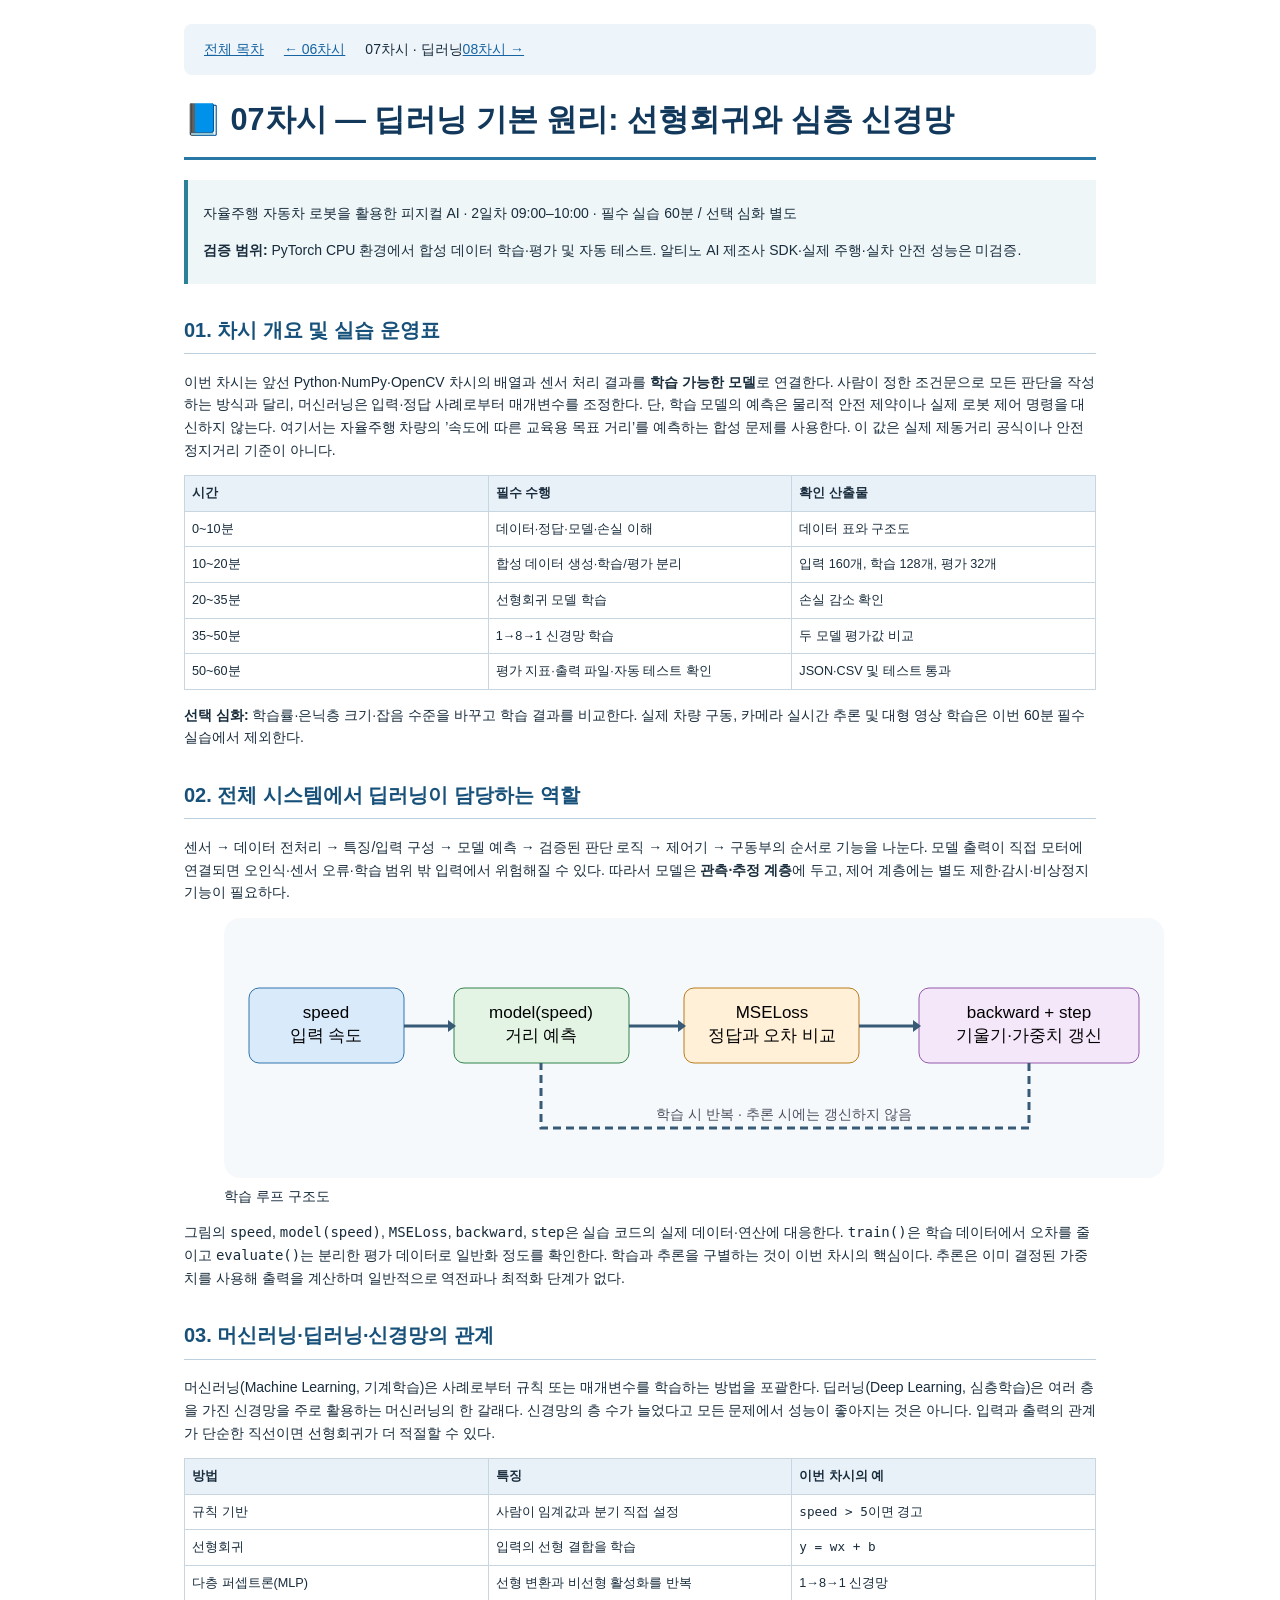
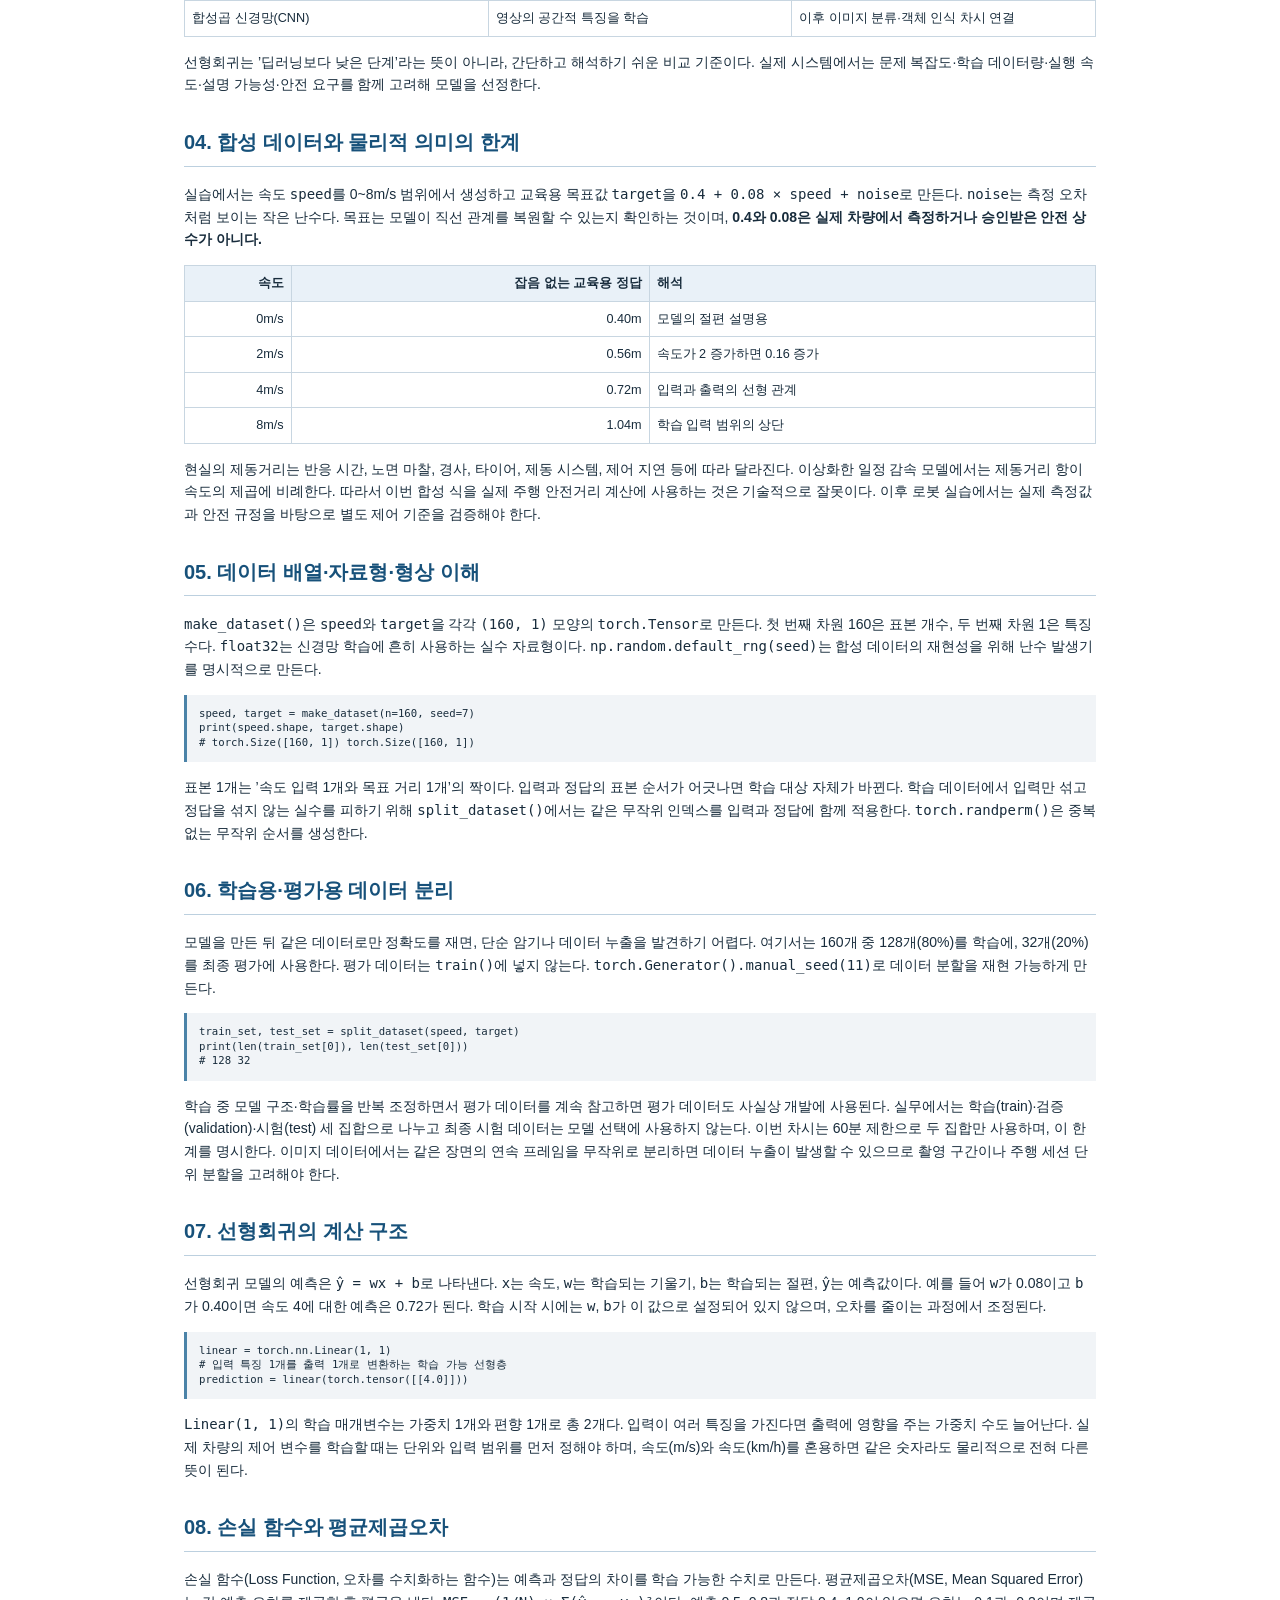
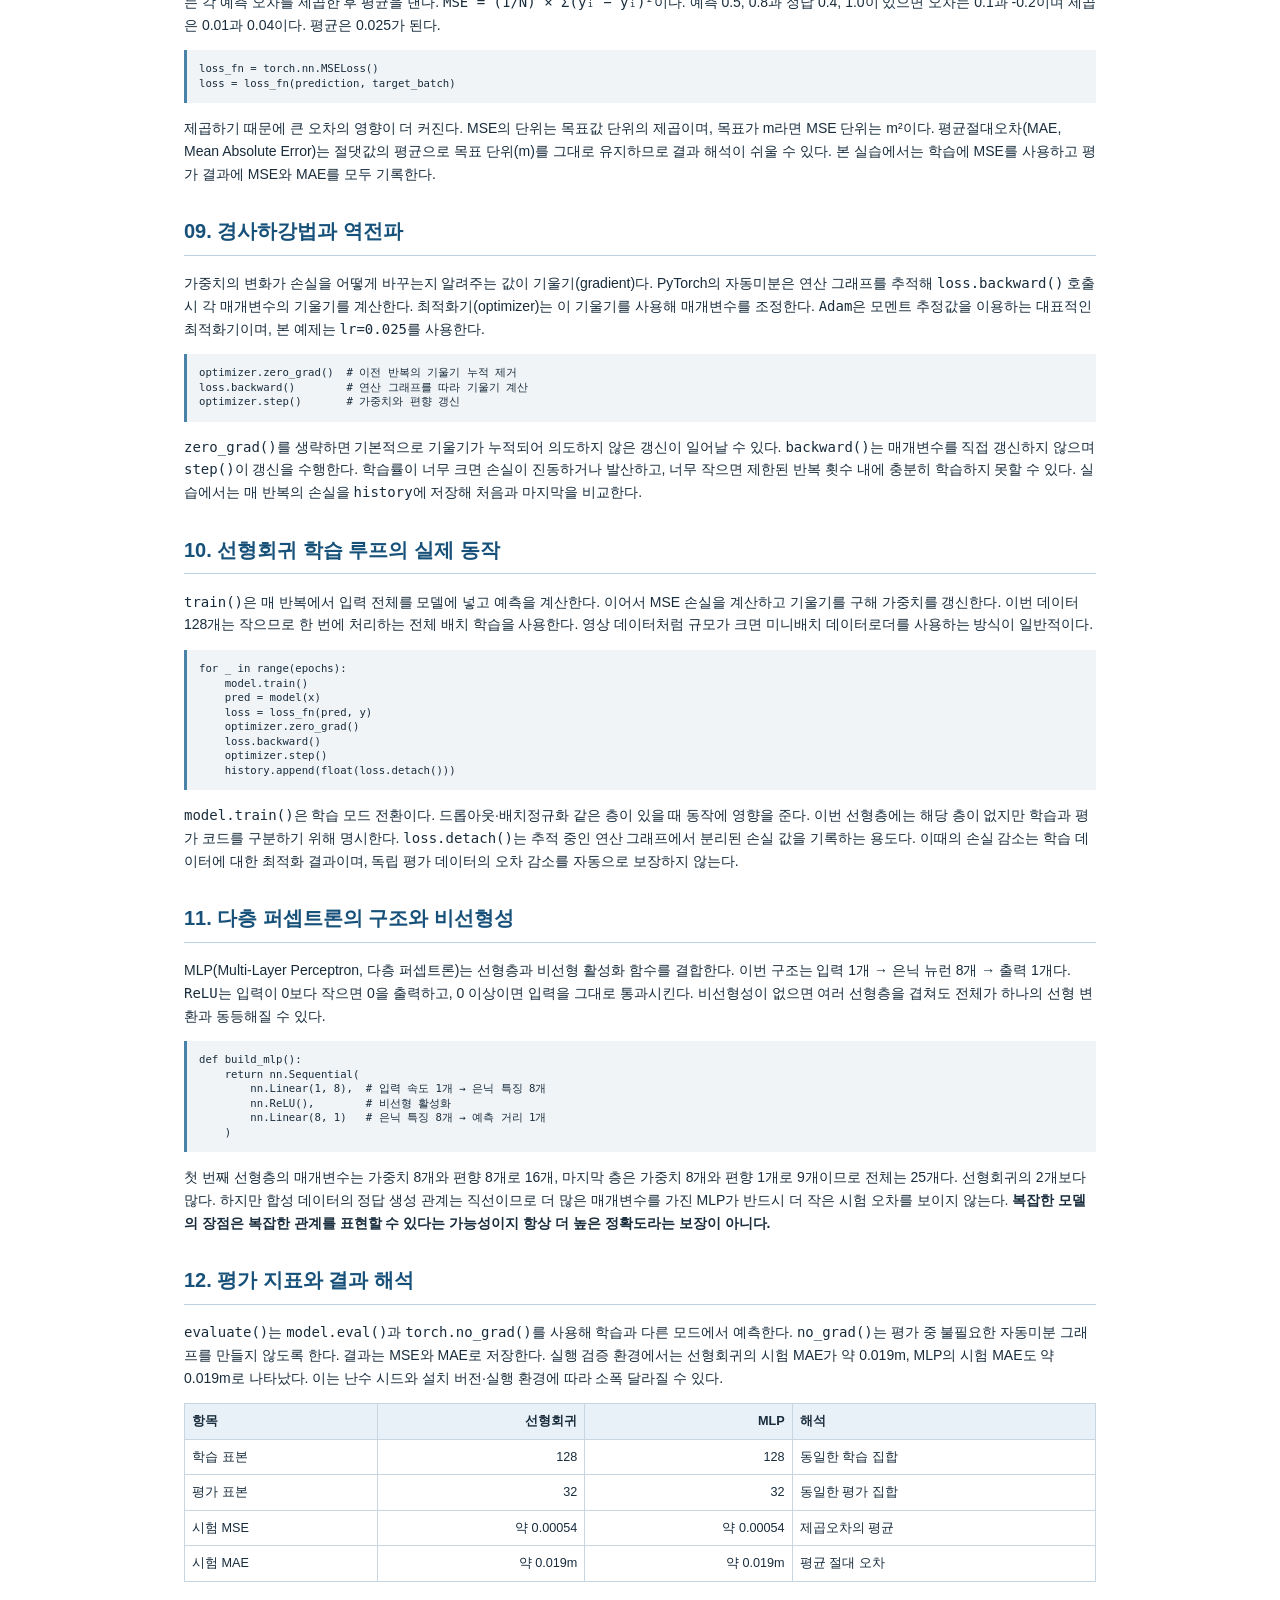
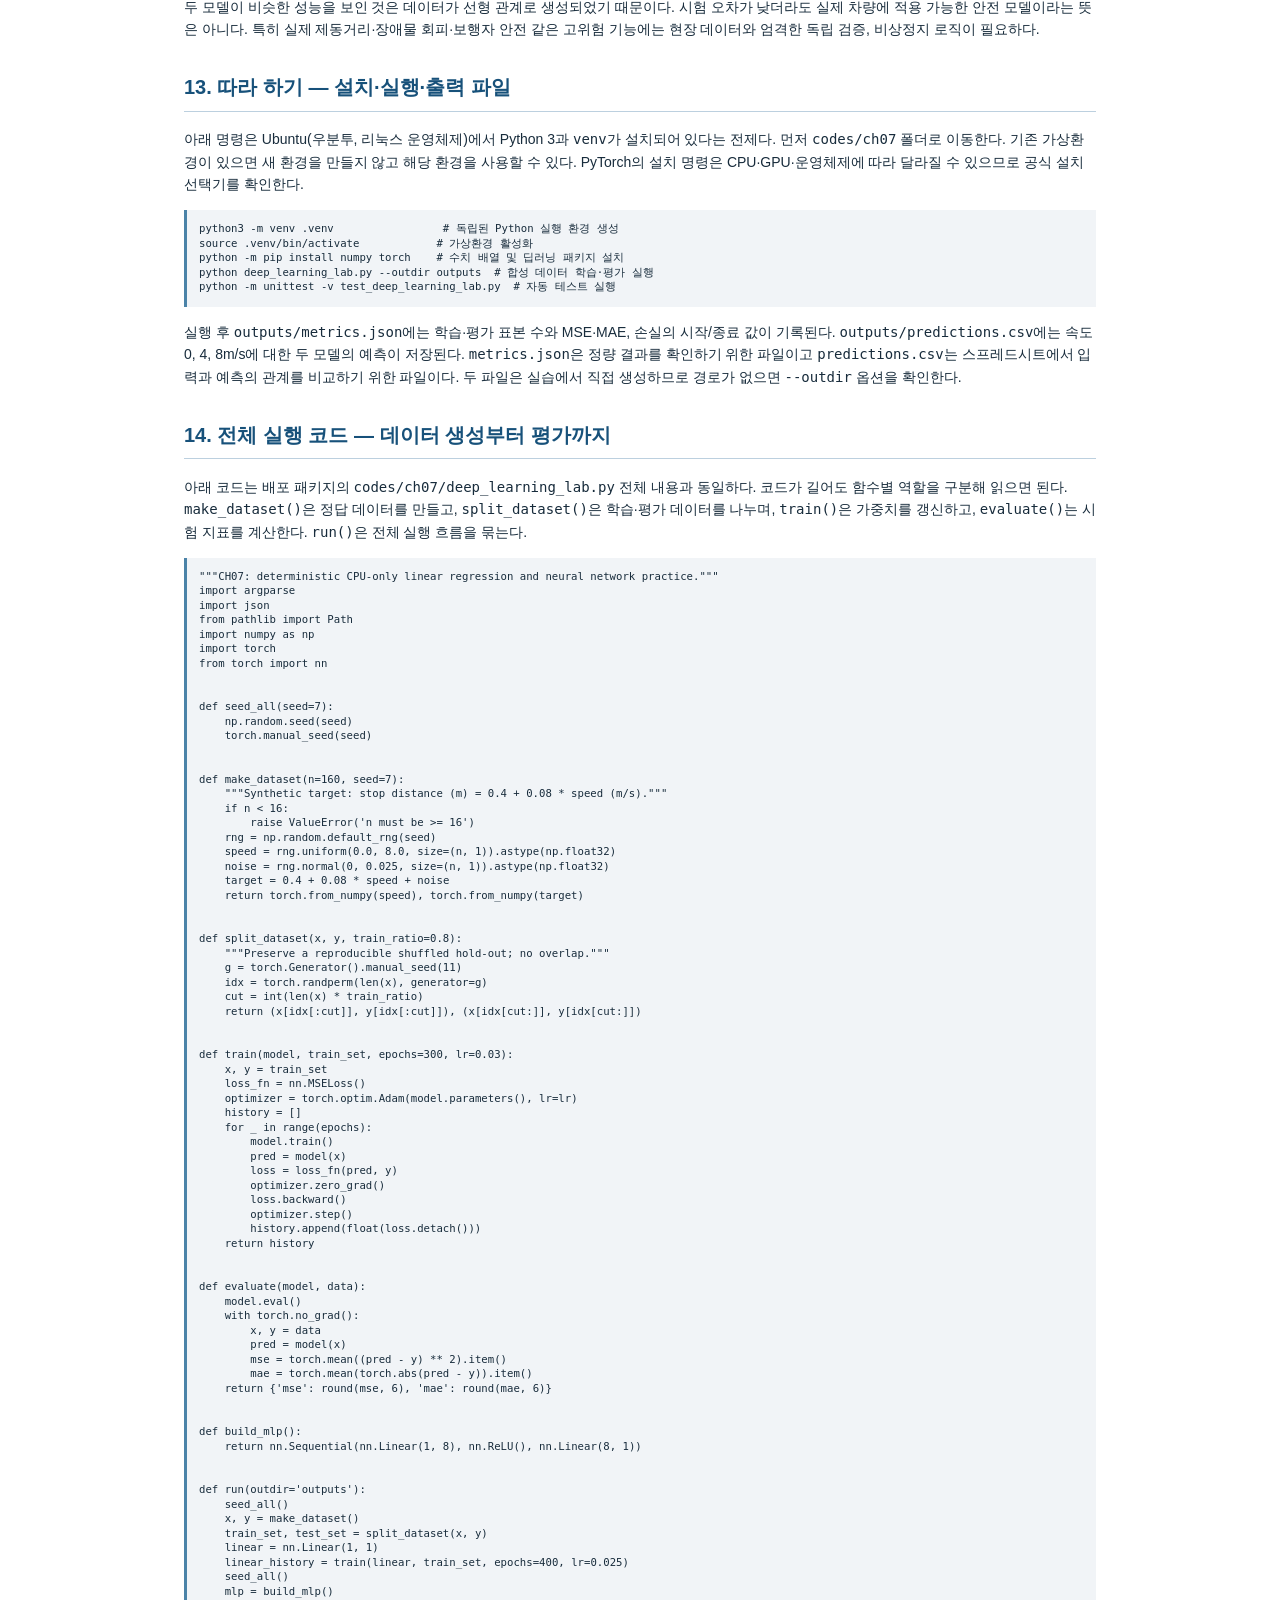
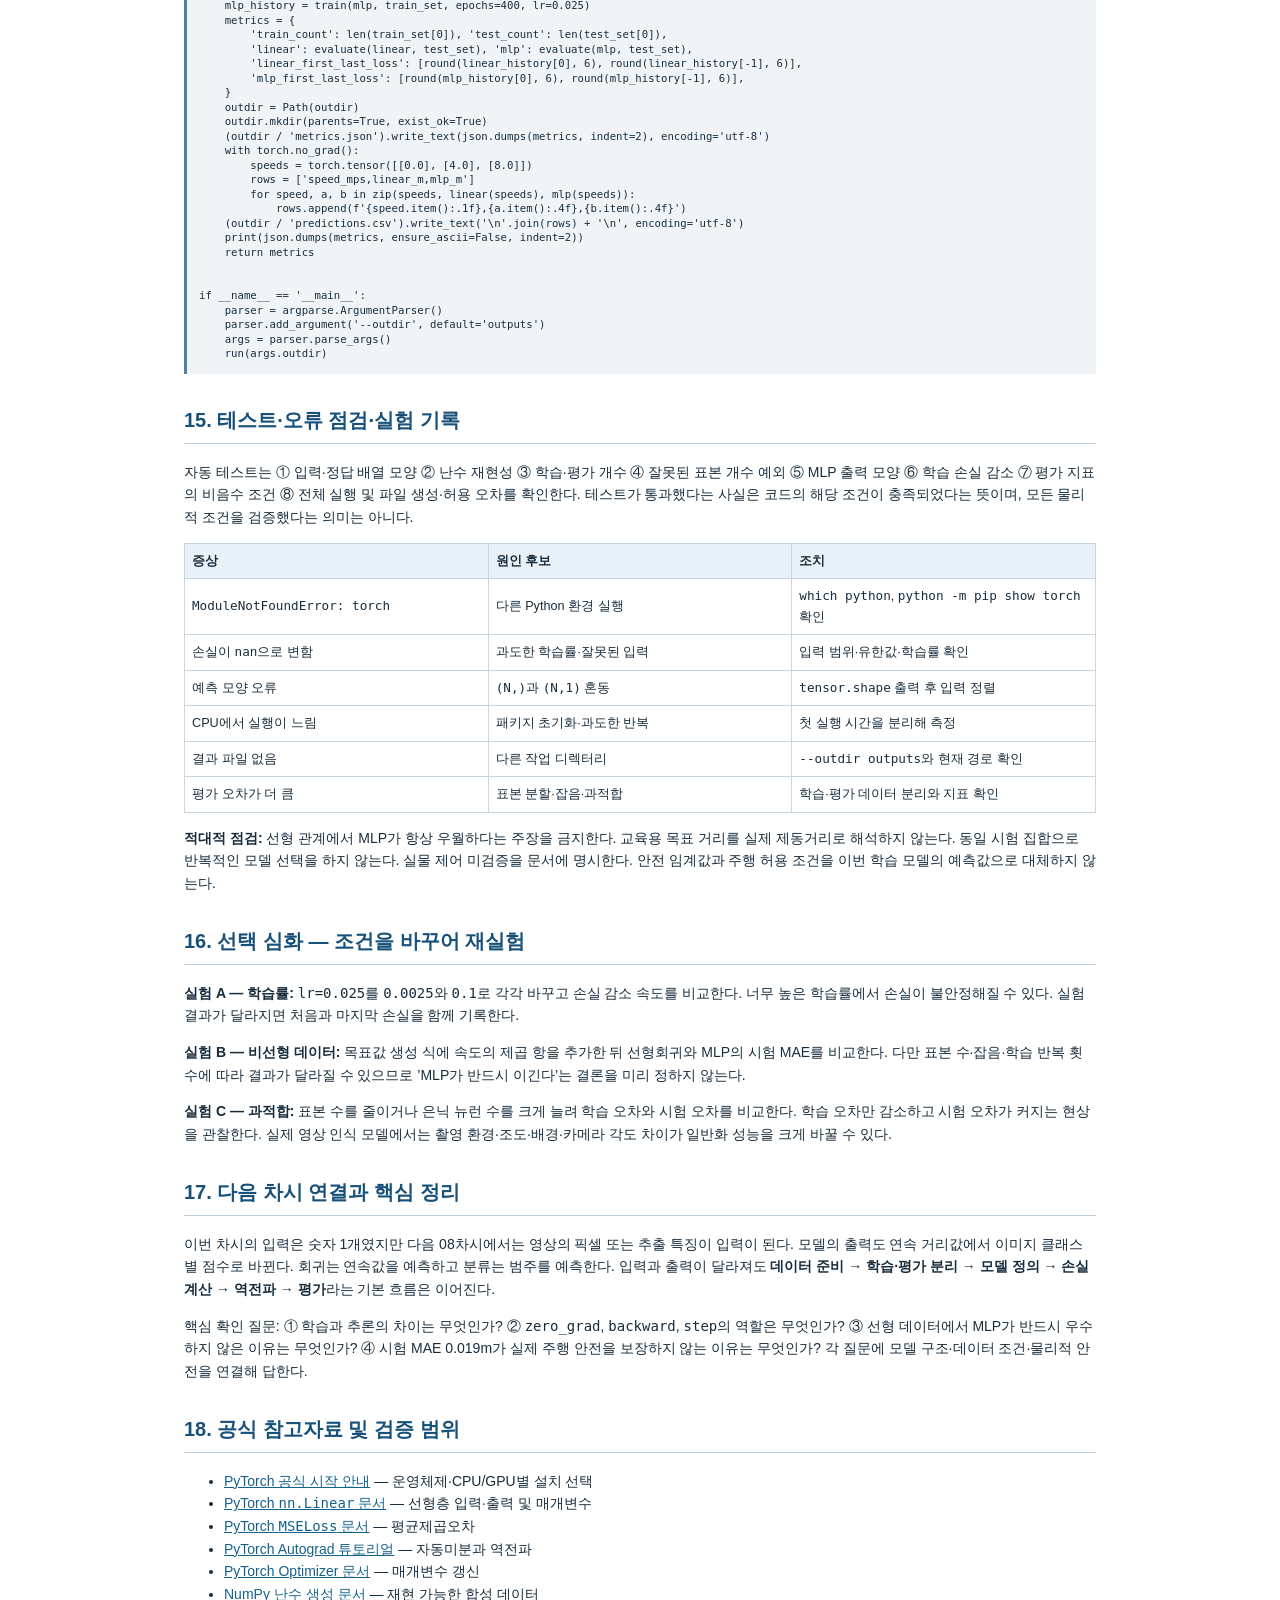
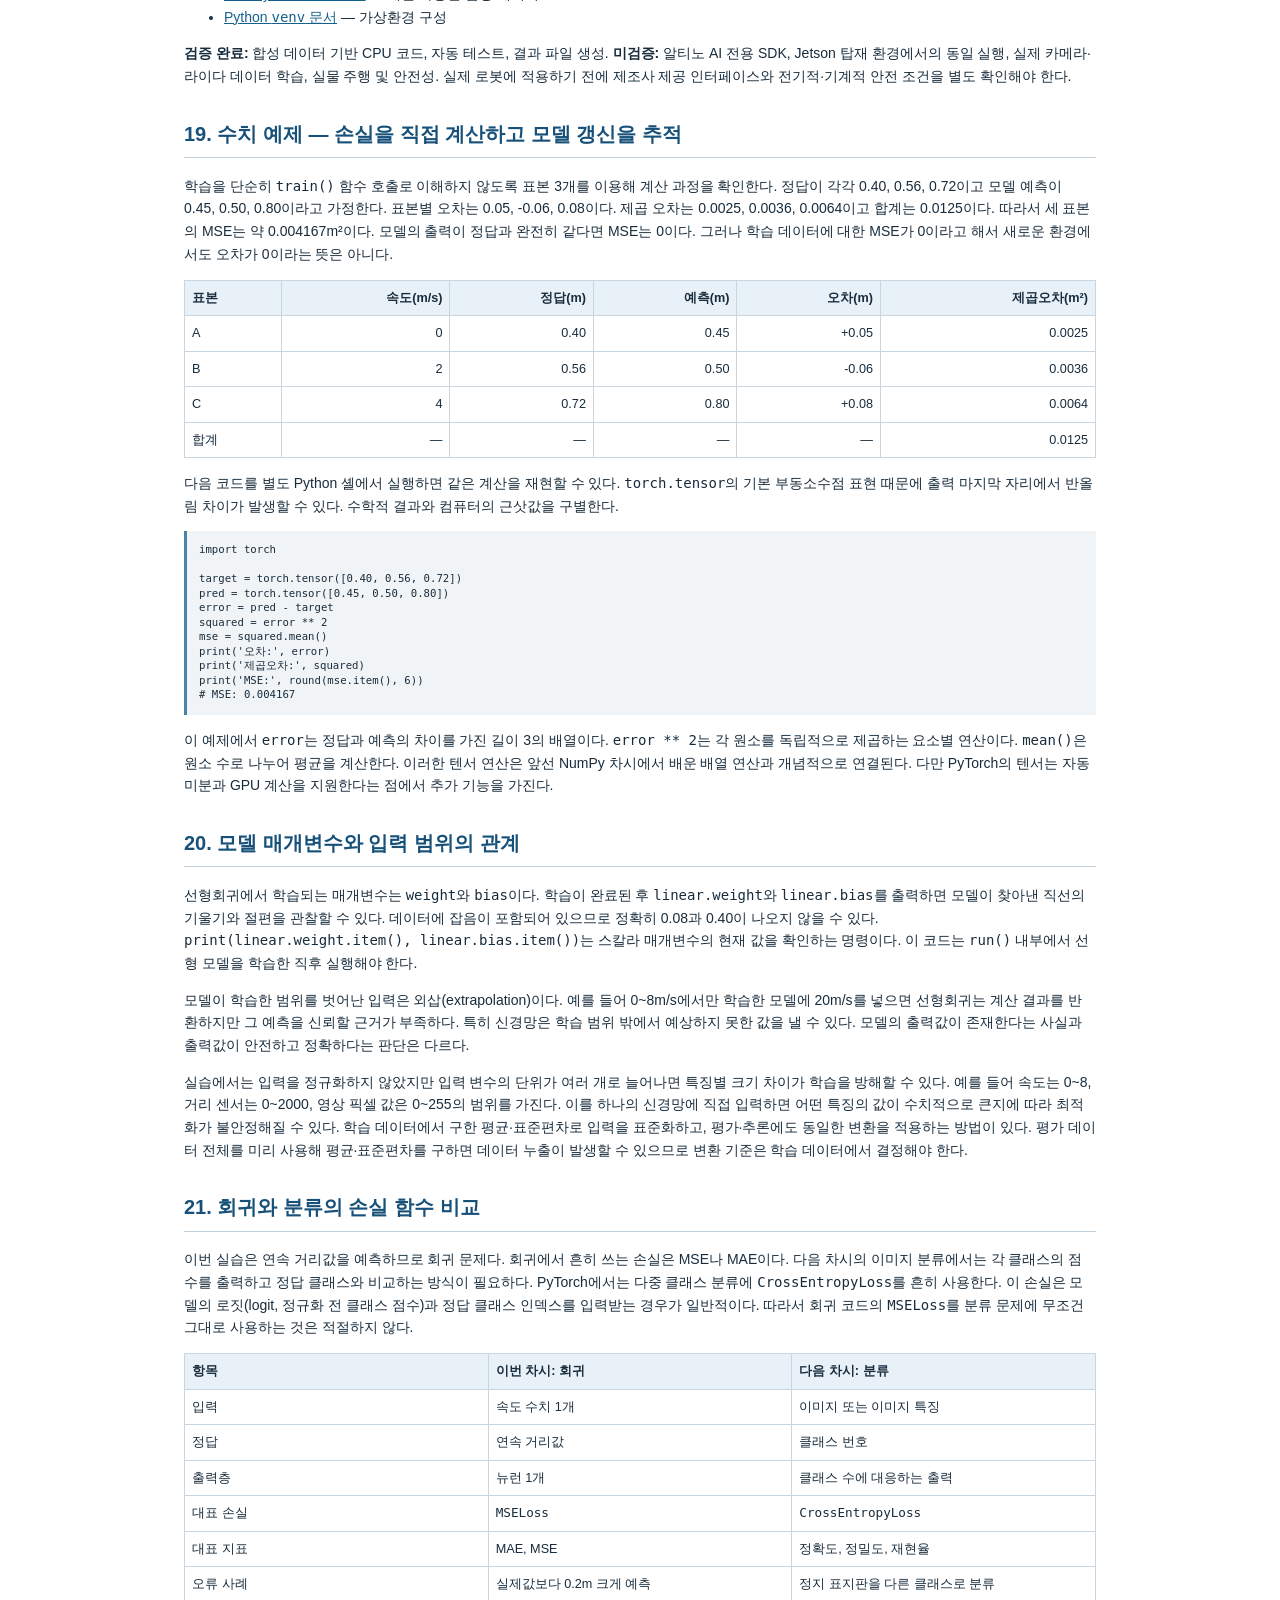
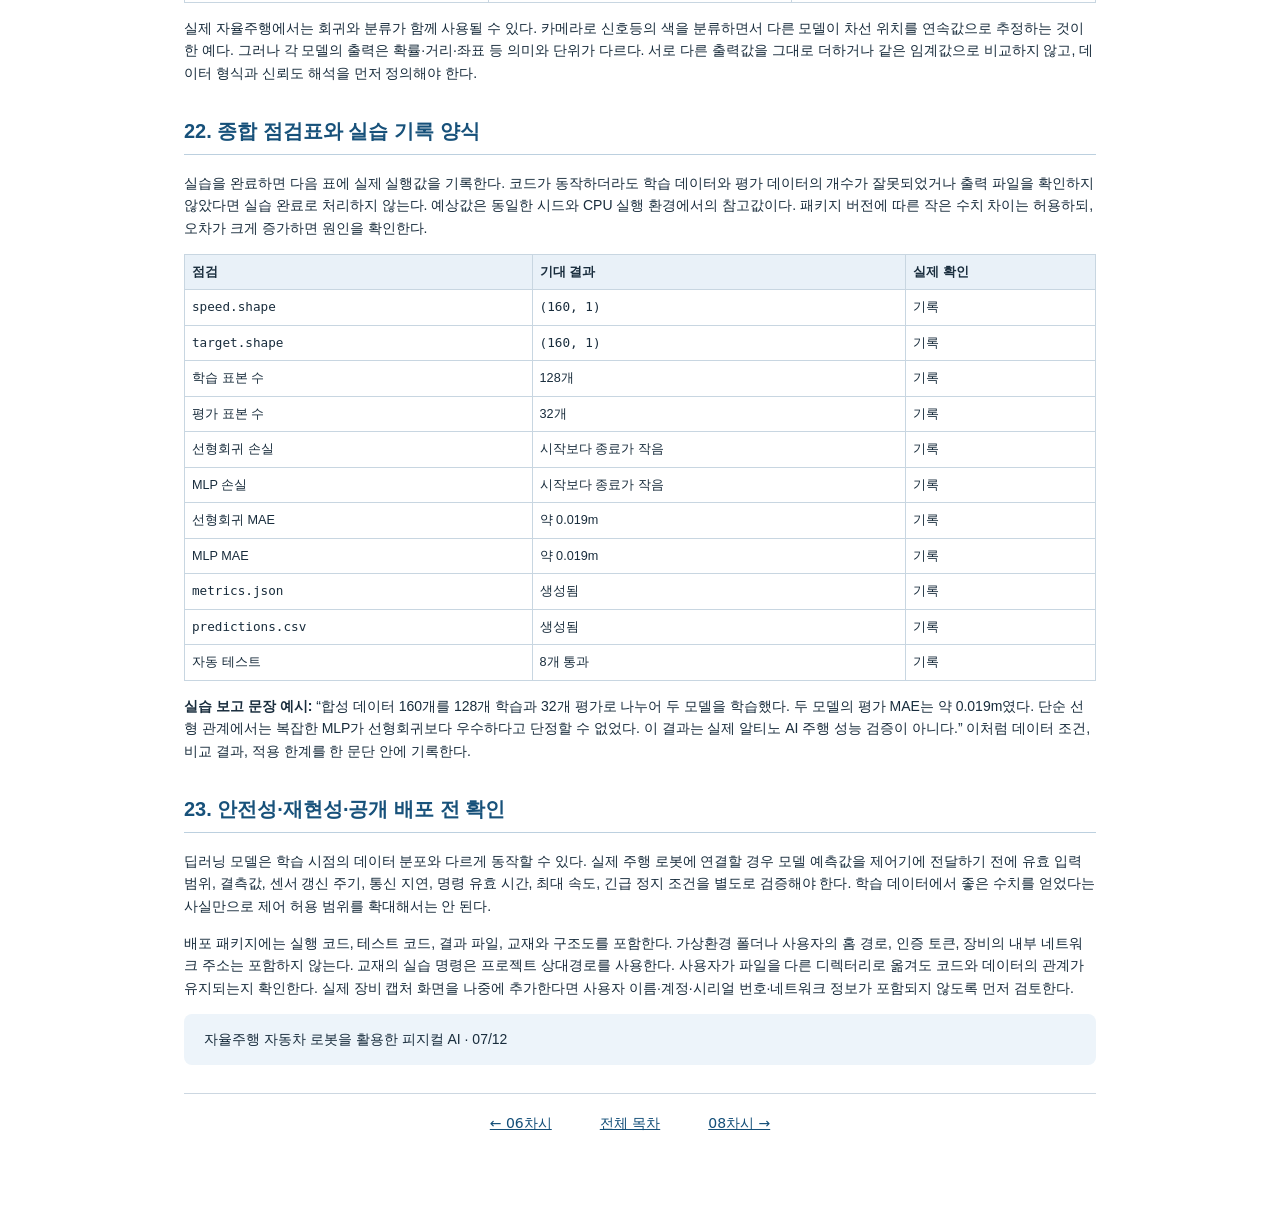
<file: chapters/ch07.html>
<!DOCTYPE html>
<html lang="ko"><head><meta charset="utf-8"/><meta content="width=device-width, initial-scale=1" name="viewport"/><title>07차시 — 선형회귀와 심층 신경망</title><link href="../assets/css/ch07.css" rel="stylesheet"/><style>.audit-chapter-nav{display:flex;flex-wrap:wrap;gap:12px;justify-content:center;margin:2em auto;padding:14px;border-top:1px solid #ccd7e1;max-width:960px;font:500 14px/1.5 system-ui,sans-serif}.audit-chapter-nav a{color:#134e78;text-decoration:underline;padding:5px 8px}.audit-note,.verified-supplement{max-width:100%;margin-top:2em} .verified-supplement pre,.audit-note pre{white-space:pre-wrap;word-break:break-word} @media print {.audit-chapter-nav {display:none!important} .verified-supplement pre,.audit-note pre{white-space:pre-wrap;overflow-wrap:anywhere}}</style></head><body><header><nav><a href="../index.html">전체 목차</a><a href="ch06.html">← 06차시</a><span>07차시 · 딥러닝</span><a aria-label="다음 차시, 제작 예정" href="ch08.html">08차시 →</a></nav></header><main><h1 id="차시-딥러닝-기본-원리-선형회귀와-심층-신경망">📘 07차시 — 딥러닝 기본 원리: 선형회귀와 심층 신경망</h1>
<blockquote>
<p>자율주행 자동차 로봇을 활용한 피지컬 AI · 2일차 09:00–10:00 · 필수 실습 60분 / 선택 심화 별도</p>
<p><strong>검증 범위:</strong> PyTorch CPU 환경에서 합성 데이터 학습·평가 및 자동 테스트. 알티노 AI 제조사 SDK·실제 주행·실차 안전 성능은 미검증.</p>
</blockquote>
<h2 id="차시-개요-및-실습-운영표">01. 차시 개요 및 실습 운영표</h2>
<p>이번 차시는 앞선 Python·NumPy·OpenCV 차시의 배열과 센서 처리 결과를 <strong>학습 가능한 모델</strong>로 연결한다. 사람이 정한 조건문으로 모든 판단을 작성하는 방식과 달리, 머신러닝은 입력·정답 사례로부터 매개변수를 조정한다. 단, 학습 모델의 예측은 물리적 안전 제약이나 실제 로봇 제어 명령을 대신하지 않는다. 여기서는 자율주행 차량의 ’속도에 따른 교육용 목표 거리’를 예측하는 합성 문제를 사용한다. 이 값은 실제 제동거리 공식이나 안전 정지거리 기준이 아니다.</p>
<table>
<colgroup>
<col style="width: 33%"/>
<col style="width: 33%"/>
<col style="width: 33%"/>
</colgroup>
<thead>
<tr class="header">
<th>시간</th>
<th>필수 수행</th>
<th>확인 산출물</th>
</tr>
</thead>
<tbody>
<tr class="odd">
<td>0~10분</td>
<td>데이터·정답·모델·손실 이해</td>
<td>데이터 표와 구조도</td>
</tr>
<tr class="even">
<td>10~20분</td>
<td>합성 데이터 생성·학습/평가 분리</td>
<td>입력 160개, 학습 128개, 평가 32개</td>
</tr>
<tr class="odd">
<td>20~35분</td>
<td>선형회귀 모델 학습</td>
<td>손실 감소 확인</td>
</tr>
<tr class="even">
<td>35~50분</td>
<td>1→8→1 신경망 학습</td>
<td>두 모델 평가값 비교</td>
</tr>
<tr class="odd">
<td>50~60분</td>
<td>평가 지표·출력 파일·자동 테스트 확인</td>
<td>JSON·CSV 및 테스트 통과</td>
</tr>
</tbody>
</table>
<p><strong>선택 심화:</strong> 학습률·은닉층 크기·잡음 수준을 바꾸고 학습 결과를 비교한다. 실제 차량 구동, 카메라 실시간 추론 및 대형 영상 학습은 이번 60분 필수 실습에서 제외한다.</p>
<h2 id="전체-시스템에서-딥러닝이-담당하는-역할">02. 전체 시스템에서 딥러닝이 담당하는 역할</h2>
<p>센서 → 데이터 전처리 → 특징/입력 구성 → 모델 예측 → 검증된 판단 로직 → 제어기 → 구동부의 순서로 기능을 나눈다. 모델 출력이 직접 모터에 연결되면 오인식·센서 오류·학습 범위 밖 입력에서 위험해질 수 있다. 따라서 모델은 <strong>관측·추정 계층</strong>에 두고, 제어 계층에는 별도 제한·감시·비상정지 기능이 필요하다.</p>
<figure>
<svg aria-labelledby="t d" height="260" role="img" viewbox="0 0 940 260" width="940" xmlns="http://www.w3.org/2000/svg"><title id="t">학습 및 추론 구조</title><desc id="d">속도 데이터에서 정답 거리와 예측 거리를 비교하고 오차를 역전파하여 가중치를 갱신하는 구조</desc><rect fill="#f6f9fc" height="260" rx="16" width="940"></rect><g font-family="sans-serif" font-size="17" text-anchor="middle"><rect fill="#d9eafb" height="75" rx="10" stroke="#3074ad" width="155" x="25" y="70"></rect><text x="102" y="100">speed</text><text x="102" y="123">입력 속도</text><rect fill="#e3f4e5" height="75" rx="10" stroke="#32824a" width="175" x="230" y="70"></rect><text x="317" y="100">model(speed)</text><text x="317" y="123">거리 예측</text><rect fill="#fff0d7" height="75" rx="10" stroke="#b97c1b" width="175" x="460" y="70"></rect><text x="548" y="100">MSELoss</text><text x="548" y="123">정답과 오차 비교</text><rect fill="#f5e7fa" height="75" rx="10" stroke="#9359aa" width="220" x="695" y="70"></rect><text x="805" y="100">backward + step</text><text x="805" y="123">기울기·가중치 갱신</text><g fill="none" stroke="#375a76" stroke-width="3"><path d="M180 108H230"></path><path d="M405 108H460"></path><path d="M635 108H695"></path><path d="M805 145V210H317V145" stroke-dasharray="8 5"></path></g><g fill="#375a76"><path d="M224 102l8 6-8 6z"></path><path d="M454 102l8 6-8 6z"></path><path d="M689 102l8 6-8 6z"></path></g><text fill="#4d5260" font-size="14" x="560" y="201">학습 시 반복 · 추론 시에는 갱신하지 않음</text></g></svg>
<figcaption aria-hidden="true">학습 루프 구조도</figcaption>
</figure>
<p>그림의 <code>speed</code>, <code>model(speed)</code>, <code>MSELoss</code>, <code>backward</code>, <code>step</code>은 실습 코드의 실제 데이터·연산에 대응한다. <code>train()</code>은 학습 데이터에서 오차를 줄이고 <code>evaluate()</code>는 분리한 평가 데이터로 일반화 정도를 확인한다. 학습과 추론을 구별하는 것이 이번 차시의 핵심이다. 추론은 이미 결정된 가중치를 사용해 출력을 계산하며 일반적으로 역전파나 최적화 단계가 없다.</p>
<h2 id="머신러닝딥러닝신경망의-관계">03. 머신러닝·딥러닝·신경망의 관계</h2>
<p>머신러닝(Machine Learning, 기계학습)은 사례로부터 규칙 또는 매개변수를 학습하는 방법을 포괄한다. 딥러닝(Deep Learning, 심층학습)은 여러 층을 가진 신경망을 주로 활용하는 머신러닝의 한 갈래다. 신경망의 층 수가 늘었다고 모든 문제에서 성능이 좋아지는 것은 아니다. 입력과 출력의 관계가 단순한 직선이면 선형회귀가 더 적절할 수 있다.</p>
<table>
<colgroup>
<col style="width: 33%"/>
<col style="width: 33%"/>
<col style="width: 33%"/>
</colgroup>
<thead>
<tr class="header">
<th>방법</th>
<th>특징</th>
<th>이번 차시의 예</th>
</tr>
</thead>
<tbody>
<tr class="odd">
<td>규칙 기반</td>
<td>사람이 임계값과 분기 직접 설정</td>
<td><code>speed &gt; 5</code>이면 경고</td>
</tr>
<tr class="even">
<td>선형회귀</td>
<td>입력의 선형 결합을 학습</td>
<td><code>y = wx + b</code></td>
</tr>
<tr class="odd">
<td>다층 퍼셉트론(MLP)</td>
<td>선형 변환과 비선형 활성화를 반복</td>
<td>1→8→1 신경망</td>
</tr>
<tr class="even">
<td>합성곱 신경망(CNN)</td>
<td>영상의 공간적 특징을 학습</td>
<td>이후 이미지 분류·객체 인식 차시 연결</td>
</tr>
</tbody>
</table>
<p>선형회귀는 ’딥러닝보다 낮은 단계’라는 뜻이 아니라, 간단하고 해석하기 쉬운 비교 기준이다. 실제 시스템에서는 문제 복잡도·학습 데이터량·실행 속도·설명 가능성·안전 요구를 함께 고려해 모델을 선정한다.</p>
<h2 id="합성-데이터와-물리적-의미의-한계">04. 합성 데이터와 물리적 의미의 한계</h2>
<p>실습에서는 속도 <code>speed</code>를 0~8m/s 범위에서 생성하고 교육용 목표값 <code>target</code>을 <code>0.4 + 0.08 × speed + noise</code>로 만든다. <code>noise</code>는 측정 오차처럼 보이는 작은 난수다. 목표는 모델이 직선 관계를 복원할 수 있는지 확인하는 것이며, <strong>0.4와 0.08은 실제 차량에서 측정하거나 승인받은 안전 상수가 아니다.</strong></p>
<table>
<thead>
<tr class="header">
<th style="text-align: right;">속도</th>
<th style="text-align: right;">잡음 없는 교육용 정답</th>
<th>해석</th>
</tr>
</thead>
<tbody>
<tr class="odd">
<td style="text-align: right;">0m/s</td>
<td style="text-align: right;">0.40m</td>
<td>모델의 절편 설명용</td>
</tr>
<tr class="even">
<td style="text-align: right;">2m/s</td>
<td style="text-align: right;">0.56m</td>
<td>속도가 2 증가하면 0.16 증가</td>
</tr>
<tr class="odd">
<td style="text-align: right;">4m/s</td>
<td style="text-align: right;">0.72m</td>
<td>입력과 출력의 선형 관계</td>
</tr>
<tr class="even">
<td style="text-align: right;">8m/s</td>
<td style="text-align: right;">1.04m</td>
<td>학습 입력 범위의 상단</td>
</tr>
</tbody>
</table>
<p>현실의 제동거리는 반응 시간, 노면 마찰, 경사, 타이어, 제동 시스템, 제어 지연 등에 따라 달라진다. 이상화한 일정 감속 모델에서는 제동거리 항이 속도의 제곱에 비례한다. 따라서 이번 합성 식을 실제 주행 안전거리 계산에 사용하는 것은 기술적으로 잘못이다. 이후 로봇 실습에서는 실제 측정값과 안전 규정을 바탕으로 별도 제어 기준을 검증해야 한다.</p>
<h2 id="데이터-배열자료형형상-이해">05. 데이터 배열·자료형·형상 이해</h2>
<p><code>make_dataset()</code>은 <code>speed</code>와 <code>target</code>을 각각 <code>(160, 1)</code> 모양의 <code>torch.Tensor</code>로 만든다. 첫 번째 차원 160은 표본 개수, 두 번째 차원 1은 특징 수다. <code>float32</code>는 신경망 학습에 흔히 사용하는 실수 자료형이다. <code>np.random.default_rng(seed)</code>는 합성 데이터의 재현성을 위해 난수 발생기를 명시적으로 만든다.</p>
<div class="sourceCode" id="cb1"><pre class="sourceCode python"><code class="sourceCode python"><span id="cb1-1"><a aria-hidden="true" href="#cb1-1" tabindex="-1"></a>speed, target <span class="op">=</span> make_dataset(n<span class="op">=</span><span class="dv">160</span>, seed<span class="op">=</span><span class="dv">7</span>)</span>
<span id="cb1-2"><a aria-hidden="true" href="#cb1-2" tabindex="-1"></a><span class="bu">print</span>(speed.shape, target.shape)</span>
<span id="cb1-3"><a aria-hidden="true" href="#cb1-3" tabindex="-1"></a><span class="co"># torch.Size([160, 1]) torch.Size([160, 1])</span></span></code></pre></div>
<p>표본 1개는 ’속도 입력 1개와 목표 거리 1개’의 짝이다. 입력과 정답의 표본 순서가 어긋나면 학습 대상 자체가 바뀐다. 학습 데이터에서 입력만 섞고 정답을 섞지 않는 실수를 피하기 위해 <code>split_dataset()</code>에서는 같은 무작위 인덱스를 입력과 정답에 함께 적용한다. <code>torch.randperm()</code>은 중복 없는 무작위 순서를 생성한다.</p>
<h2 id="학습용평가용-데이터-분리">06. 학습용·평가용 데이터 분리</h2>
<p>모델을 만든 뒤 같은 데이터로만 정확도를 재면, 단순 암기나 데이터 누출을 발견하기 어렵다. 여기서는 160개 중 128개(80%)를 학습에, 32개(20%)를 최종 평가에 사용한다. 평가 데이터는 <code>train()</code>에 넣지 않는다. <code>torch.Generator().manual_seed(11)</code>로 데이터 분할을 재현 가능하게 만든다.</p>
<div class="sourceCode" id="cb2"><pre class="sourceCode python"><code class="sourceCode python"><span id="cb2-1"><a aria-hidden="true" href="#cb2-1" tabindex="-1"></a>train_set, test_set <span class="op">=</span> split_dataset(speed, target)</span>
<span id="cb2-2"><a aria-hidden="true" href="#cb2-2" tabindex="-1"></a><span class="bu">print</span>(<span class="bu">len</span>(train_set[<span class="dv">0</span>]), <span class="bu">len</span>(test_set[<span class="dv">0</span>]))</span>
<span id="cb2-3"><a aria-hidden="true" href="#cb2-3" tabindex="-1"></a><span class="co"># 128 32</span></span></code></pre></div>
<p>학습 중 모델 구조·학습률을 반복 조정하면서 평가 데이터를 계속 참고하면 평가 데이터도 사실상 개발에 사용된다. 실무에서는 학습(train)·검증(validation)·시험(test) 세 집합으로 나누고 최종 시험 데이터는 모델 선택에 사용하지 않는다. 이번 차시는 60분 제한으로 두 집합만 사용하며, 이 한계를 명시한다. 이미지 데이터에서는 같은 장면의 연속 프레임을 무작위로 분리하면 데이터 누출이 발생할 수 있으므로 촬영 구간이나 주행 세션 단위 분할을 고려해야 한다.</p>
<h2 id="선형회귀의-계산-구조">07. 선형회귀의 계산 구조</h2>
<p>선형회귀 모델의 예측은 <code>ŷ = wx + b</code>로 나타낸다. <code>x</code>는 속도, <code>w</code>는 학습되는 기울기, <code>b</code>는 학습되는 절편, <code>ŷ</code>는 예측값이다. 예를 들어 <code>w</code>가 0.08이고 <code>b</code>가 0.40이면 속도 4에 대한 예측은 0.72가 된다. 학습 시작 시에는 <code>w</code>, <code>b</code>가 이 값으로 설정되어 있지 않으며, 오차를 줄이는 과정에서 조정된다.</p>
<div class="sourceCode" id="cb3"><pre class="sourceCode python"><code class="sourceCode python"><span id="cb3-1"><a aria-hidden="true" href="#cb3-1" tabindex="-1"></a>linear <span class="op">=</span> torch.nn.Linear(<span class="dv">1</span>, <span class="dv">1</span>)</span>
<span id="cb3-2"><a aria-hidden="true" href="#cb3-2" tabindex="-1"></a><span class="co"># 입력 특징 1개를 출력 1개로 변환하는 학습 가능 선형층</span></span>
<span id="cb3-3"><a aria-hidden="true" href="#cb3-3" tabindex="-1"></a>prediction <span class="op">=</span> linear(torch.tensor([[<span class="fl">4.0</span>]]))</span></code></pre></div>
<p><code>Linear(1, 1)</code>의 학습 매개변수는 가중치 1개와 편향 1개로 총 2개다. 입력이 여러 특징을 가진다면 출력에 영향을 주는 가중치 수도 늘어난다. 실제 차량의 제어 변수를 학습할 때는 단위와 입력 범위를 먼저 정해야 하며, 속도(m/s)와 속도(km/h)를 혼용하면 같은 숫자라도 물리적으로 전혀 다른 뜻이 된다.</p>
<h2 id="손실-함수와-평균제곱오차">08. 손실 함수와 평균제곱오차</h2>
<p>손실 함수(Loss Function, 오차를 수치화하는 함수)는 예측과 정답의 차이를 학습 가능한 수치로 만든다. 평균제곱오차(MSE, Mean Squared Error)는 각 예측 오차를 제곱한 후 평균을 낸다. <code>MSE = (1/N) × Σ(ŷᵢ − yᵢ)²</code>이다. 예측 0.5, 0.8과 정답 0.4, 1.0이 있으면 오차는 0.1과 -0.2이며 제곱은 0.01과 0.04이다. 평균은 0.025가 된다.</p>
<div class="sourceCode" id="cb4"><pre class="sourceCode python"><code class="sourceCode python"><span id="cb4-1"><a aria-hidden="true" href="#cb4-1" tabindex="-1"></a>loss_fn <span class="op">=</span> torch.nn.MSELoss()</span>
<span id="cb4-2"><a aria-hidden="true" href="#cb4-2" tabindex="-1"></a>loss <span class="op">=</span> loss_fn(prediction, target_batch)</span></code></pre></div>
<p>제곱하기 때문에 큰 오차의 영향이 더 커진다. MSE의 단위는 목표값 단위의 제곱이며, 목표가 m라면 MSE 단위는 m²이다. 평균절대오차(MAE, Mean Absolute Error)는 절댓값의 평균으로 목표 단위(m)를 그대로 유지하므로 결과 해석이 쉬울 수 있다. 본 실습에서는 학습에 MSE를 사용하고 평가 결과에 MSE와 MAE를 모두 기록한다.</p>
<h2 id="경사하강법과-역전파">09. 경사하강법과 역전파</h2>
<p>가중치의 변화가 손실을 어떻게 바꾸는지 알려주는 값이 기울기(gradient)다. PyTorch의 자동미분은 연산 그래프를 추적해 <code>loss.backward()</code> 호출 시 각 매개변수의 기울기를 계산한다. 최적화기(optimizer)는 이 기울기를 사용해 매개변수를 조정한다. <code>Adam</code>은 모멘트 추정값을 이용하는 대표적인 최적화기이며, 본 예제는 <code>lr=0.025</code>를 사용한다.</p>
<div class="sourceCode" id="cb5"><pre class="sourceCode python"><code class="sourceCode python"><span id="cb5-1"><a aria-hidden="true" href="#cb5-1" tabindex="-1"></a>optimizer.zero_grad()  <span class="co"># 이전 반복의 기울기 누적 제거</span></span>
<span id="cb5-2"><a aria-hidden="true" href="#cb5-2" tabindex="-1"></a>loss.backward()        <span class="co"># 연산 그래프를 따라 기울기 계산</span></span>
<span id="cb5-3"><a aria-hidden="true" href="#cb5-3" tabindex="-1"></a>optimizer.step()       <span class="co"># 가중치와 편향 갱신</span></span></code></pre></div>
<p><code>zero_grad()</code>를 생략하면 기본적으로 기울기가 누적되어 의도하지 않은 갱신이 일어날 수 있다. <code>backward()</code>는 매개변수를 직접 갱신하지 않으며 <code>step()</code>이 갱신을 수행한다. 학습률이 너무 크면 손실이 진동하거나 발산하고, 너무 작으면 제한된 반복 횟수 내에 충분히 학습하지 못할 수 있다. 실습에서는 매 반복의 손실을 <code>history</code>에 저장해 처음과 마지막을 비교한다.</p>
<h2 id="선형회귀-학습-루프의-실제-동작">10. 선형회귀 학습 루프의 실제 동작</h2>
<p><code>train()</code>은 매 반복에서 입력 전체를 모델에 넣고 예측을 계산한다. 이어서 MSE 손실을 계산하고 기울기를 구해 가중치를 갱신한다. 이번 데이터 128개는 작으므로 한 번에 처리하는 전체 배치 학습을 사용한다. 영상 데이터처럼 규모가 크면 미니배치 데이터로더를 사용하는 방식이 일반적이다.</p>
<div class="sourceCode" id="cb6"><pre class="sourceCode python"><code class="sourceCode python"><span id="cb6-1"><a aria-hidden="true" href="#cb6-1" tabindex="-1"></a><span class="cf">for</span> _ <span class="kw">in</span> <span class="bu">range</span>(epochs):</span>
<span id="cb6-2"><a aria-hidden="true" href="#cb6-2" tabindex="-1"></a>    model.train()</span>
<span id="cb6-3"><a aria-hidden="true" href="#cb6-3" tabindex="-1"></a>    pred <span class="op">=</span> model(x)</span>
<span id="cb6-4"><a aria-hidden="true" href="#cb6-4" tabindex="-1"></a>    loss <span class="op">=</span> loss_fn(pred, y)</span>
<span id="cb6-5"><a aria-hidden="true" href="#cb6-5" tabindex="-1"></a>    optimizer.zero_grad()</span>
<span id="cb6-6"><a aria-hidden="true" href="#cb6-6" tabindex="-1"></a>    loss.backward()</span>
<span id="cb6-7"><a aria-hidden="true" href="#cb6-7" tabindex="-1"></a>    optimizer.step()</span>
<span id="cb6-8"><a aria-hidden="true" href="#cb6-8" tabindex="-1"></a>    history.append(<span class="bu">float</span>(loss.detach()))</span></code></pre></div>
<p><code>model.train()</code>은 학습 모드 전환이다. 드롭아웃·배치정규화 같은 층이 있을 때 동작에 영향을 준다. 이번 선형층에는 해당 층이 없지만 학습과 평가 코드를 구분하기 위해 명시한다. <code>loss.detach()</code>는 추적 중인 연산 그래프에서 분리된 손실 값을 기록하는 용도다. 이때의 손실 감소는 학습 데이터에 대한 최적화 결과이며, 독립 평가 데이터의 오차 감소를 자동으로 보장하지 않는다.</p>
<h2 id="다층-퍼셉트론의-구조와-비선형성">11. 다층 퍼셉트론의 구조와 비선형성</h2>
<p>MLP(Multi-Layer Perceptron, 다층 퍼셉트론)는 선형층과 비선형 활성화 함수를 결합한다. 이번 구조는 입력 1개 → 은닉 뉴런 8개 → 출력 1개다. <code>ReLU</code>는 입력이 0보다 작으면 0을 출력하고, 0 이상이면 입력을 그대로 통과시킨다. 비선형성이 없으면 여러 선형층을 겹쳐도 전체가 하나의 선형 변환과 동등해질 수 있다.</p>
<div class="sourceCode" id="cb7"><pre class="sourceCode python"><code class="sourceCode python"><span id="cb7-1"><a aria-hidden="true" href="#cb7-1" tabindex="-1"></a><span class="kw">def</span> build_mlp():</span>
<span id="cb7-2"><a aria-hidden="true" href="#cb7-2" tabindex="-1"></a>    <span class="cf">return</span> nn.Sequential(</span>
<span id="cb7-3"><a aria-hidden="true" href="#cb7-3" tabindex="-1"></a>        nn.Linear(<span class="dv">1</span>, <span class="dv">8</span>),  <span class="co"># 입력 속도 1개 → 은닉 특징 8개</span></span>
<span id="cb7-4"><a aria-hidden="true" href="#cb7-4" tabindex="-1"></a>        nn.ReLU(),        <span class="co"># 비선형 활성화</span></span>
<span id="cb7-5"><a aria-hidden="true" href="#cb7-5" tabindex="-1"></a>        nn.Linear(<span class="dv">8</span>, <span class="dv">1</span>)   <span class="co"># 은닉 특징 8개 → 예측 거리 1개</span></span>
<span id="cb7-6"><a aria-hidden="true" href="#cb7-6" tabindex="-1"></a>    )</span></code></pre></div>
<p>첫 번째 선형층의 매개변수는 가중치 8개와 편향 8개로 16개, 마지막 층은 가중치 8개와 편향 1개로 9개이므로 전체는 25개다. 선형회귀의 2개보다 많다. 하지만 합성 데이터의 정답 생성 관계는 직선이므로 더 많은 매개변수를 가진 MLP가 반드시 더 작은 시험 오차를 보이지 않는다. <strong>복잡한 모델의 장점은 복잡한 관계를 표현할 수 있다는 가능성이지 항상 더 높은 정확도라는 보장이 아니다.</strong></p>
<h2 id="평가-지표와-결과-해석">12. 평가 지표와 결과 해석</h2>
<p><code>evaluate()</code>는 <code>model.eval()</code>과 <code>torch.no_grad()</code>를 사용해 학습과 다른 모드에서 예측한다. <code>no_grad()</code>는 평가 중 불필요한 자동미분 그래프를 만들지 않도록 한다. 결과는 MSE와 MAE로 저장한다. 실행 검증 환경에서는 선형회귀의 시험 MAE가 약 0.019m, MLP의 시험 MAE도 약 0.019m로 나타났다. 이는 난수 시드와 설치 버전·실행 환경에 따라 소폭 달라질 수 있다.</p>
<table>
<thead>
<tr class="header">
<th>항목</th>
<th style="text-align: right;">선형회귀</th>
<th style="text-align: right;">MLP</th>
<th>해석</th>
</tr>
</thead>
<tbody>
<tr class="odd">
<td>학습 표본</td>
<td style="text-align: right;">128</td>
<td style="text-align: right;">128</td>
<td>동일한 학습 집합</td>
</tr>
<tr class="even">
<td>평가 표본</td>
<td style="text-align: right;">32</td>
<td style="text-align: right;">32</td>
<td>동일한 평가 집합</td>
</tr>
<tr class="odd">
<td>시험 MSE</td>
<td style="text-align: right;">약 0.00054</td>
<td style="text-align: right;">약 0.00054</td>
<td>제곱오차의 평균</td>
</tr>
<tr class="even">
<td>시험 MAE</td>
<td style="text-align: right;">약 0.019m</td>
<td style="text-align: right;">약 0.019m</td>
<td>평균 절대 오차</td>
</tr>
</tbody>
</table>
<p>두 모델이 비슷한 성능을 보인 것은 데이터가 선형 관계로 생성되었기 때문이다. 시험 오차가 낮더라도 실제 차량에 적용 가능한 안전 모델이라는 뜻은 아니다. 특히 실제 제동거리·장애물 회피·보행자 안전 같은 고위험 기능에는 현장 데이터와 엄격한 독립 검증, 비상정지 로직이 필요하다.</p>
<h2 id="따라-하기-설치실행출력-파일">13. 따라 하기 — 설치·실행·출력 파일</h2>
<p>아래 명령은 Ubuntu(우분투, 리눅스 운영체제)에서 Python 3과 <code>venv</code>가 설치되어 있다는 전제다. 먼저 <code>codes/ch07</code> 폴더로 이동한다. 기존 가상환경이 있으면 새 환경을 만들지 않고 해당 환경을 사용할 수 있다. PyTorch의 설치 명령은 CPU·GPU·운영체제에 따라 달라질 수 있으므로 공식 설치 선택기를 확인한다.</p>
<div class="sourceCode" id="cb8"><pre class="sourceCode bash"><code class="sourceCode bash"><span id="cb8-1"><a aria-hidden="true" href="#cb8-1" tabindex="-1"></a><span class="ex">python3</span> <span class="at">-m</span> venv .venv                 <span class="co"># 독립된 Python 실행 환경 생성</span></span>
<span id="cb8-2"><a aria-hidden="true" href="#cb8-2" tabindex="-1"></a><span class="bu">source</span> .venv/bin/activate            <span class="co"># 가상환경 활성화</span></span>
<span id="cb8-3"><a aria-hidden="true" href="#cb8-3" tabindex="-1"></a><span class="ex">python</span> <span class="at">-m</span> pip install numpy torch    <span class="co"># 수치 배열 및 딥러닝 패키지 설치</span></span>
<span id="cb8-4"><a aria-hidden="true" href="#cb8-4" tabindex="-1"></a><span class="ex">python</span> deep_learning_lab.py <span class="at">--outdir</span> outputs  <span class="co"># 합성 데이터 학습·평가 실행</span></span>
<span id="cb8-5"><a aria-hidden="true" href="#cb8-5" tabindex="-1"></a><span class="ex">python</span> <span class="at">-m</span> unittest <span class="at">-v</span> test_deep_learning_lab.py  <span class="co"># 자동 테스트 실행</span></span></code></pre></div>
<p>실행 후 <code>outputs/metrics.json</code>에는 학습·평가 표본 수와 MSE·MAE, 손실의 시작/종료 값이 기록된다. <code>outputs/predictions.csv</code>에는 속도 0, 4, 8m/s에 대한 두 모델의 예측이 저장된다. <code>metrics.json</code>은 정량 결과를 확인하기 위한 파일이고 <code>predictions.csv</code>는 스프레드시트에서 입력과 예측의 관계를 비교하기 위한 파일이다. 두 파일은 실습에서 직접 생성하므로 경로가 없으면 <code>--outdir</code> 옵션을 확인한다.</p>
<h2 id="전체-실행-코드-데이터-생성부터-평가까지">14. 전체 실행 코드 — 데이터 생성부터 평가까지</h2>
<p>아래 코드는 배포 패키지의 <code>codes/ch07/deep_learning_lab.py</code> 전체 내용과 동일하다. 코드가 길어도 함수별 역할을 구분해 읽으면 된다. <code>make_dataset()</code>은 정답 데이터를 만들고, <code>split_dataset()</code>은 학습·평가 데이터를 나누며, <code>train()</code>은 가중치를 갱신하고, <code>evaluate()</code>는 시험 지표를 계산한다. <code>run()</code>은 전체 실행 흐름을 묶는다.</p>
<div class="sourceCode" id="cb9"><pre class="sourceCode python"><code class="sourceCode python"><span id="cb9-1"><a aria-hidden="true" href="#cb9-1" tabindex="-1"></a><span class="co">"""CH07: deterministic CPU-only linear regression and neural network practice."""</span></span>
<span id="cb9-2"><a aria-hidden="true" href="#cb9-2" tabindex="-1"></a><span class="im">import</span> argparse</span>
<span id="cb9-3"><a aria-hidden="true" href="#cb9-3" tabindex="-1"></a><span class="im">import</span> json</span>
<span id="cb9-4"><a aria-hidden="true" href="#cb9-4" tabindex="-1"></a><span class="im">from</span> pathlib <span class="im">import</span> Path</span>
<span id="cb9-5"><a aria-hidden="true" href="#cb9-5" tabindex="-1"></a><span class="im">import</span> numpy <span class="im">as</span> np</span>
<span id="cb9-6"><a aria-hidden="true" href="#cb9-6" tabindex="-1"></a><span class="im">import</span> torch</span>
<span id="cb9-7"><a aria-hidden="true" href="#cb9-7" tabindex="-1"></a><span class="im">from</span> torch <span class="im">import</span> nn</span>
<span id="cb9-8"><a aria-hidden="true" href="#cb9-8" tabindex="-1"></a></span>
<span id="cb9-9"><a aria-hidden="true" href="#cb9-9" tabindex="-1"></a></span>
<span id="cb9-10"><a aria-hidden="true" href="#cb9-10" tabindex="-1"></a><span class="kw">def</span> seed_all(seed<span class="op">=</span><span class="dv">7</span>):</span>
<span id="cb9-11"><a aria-hidden="true" href="#cb9-11" tabindex="-1"></a>    np.random.seed(seed)</span>
<span id="cb9-12"><a aria-hidden="true" href="#cb9-12" tabindex="-1"></a>    torch.manual_seed(seed)</span>
<span id="cb9-13"><a aria-hidden="true" href="#cb9-13" tabindex="-1"></a></span>
<span id="cb9-14"><a aria-hidden="true" href="#cb9-14" tabindex="-1"></a></span>
<span id="cb9-15"><a aria-hidden="true" href="#cb9-15" tabindex="-1"></a><span class="kw">def</span> make_dataset(n<span class="op">=</span><span class="dv">160</span>, seed<span class="op">=</span><span class="dv">7</span>):</span>
<span id="cb9-16"><a aria-hidden="true" href="#cb9-16" tabindex="-1"></a>    <span class="co">"""Synthetic target: stop distance (m) = 0.4 + 0.08 * speed (m/s)."""</span></span>
<span id="cb9-17"><a aria-hidden="true" href="#cb9-17" tabindex="-1"></a>    <span class="cf">if</span> n <span class="op">&lt;</span> <span class="dv">16</span>:</span>
<span id="cb9-18"><a aria-hidden="true" href="#cb9-18" tabindex="-1"></a>        <span class="cf">raise</span> <span class="pp">ValueError</span>(<span class="st">'n must be &gt;= 16'</span>)</span>
<span id="cb9-19"><a aria-hidden="true" href="#cb9-19" tabindex="-1"></a>    rng <span class="op">=</span> np.random.default_rng(seed)</span>
<span id="cb9-20"><a aria-hidden="true" href="#cb9-20" tabindex="-1"></a>    speed <span class="op">=</span> rng.uniform(<span class="fl">0.0</span>, <span class="fl">8.0</span>, size<span class="op">=</span>(n, <span class="dv">1</span>)).astype(np.float32)</span>
<span id="cb9-21"><a aria-hidden="true" href="#cb9-21" tabindex="-1"></a>    noise <span class="op">=</span> rng.normal(<span class="dv">0</span>, <span class="fl">0.025</span>, size<span class="op">=</span>(n, <span class="dv">1</span>)).astype(np.float32)</span>
<span id="cb9-22"><a aria-hidden="true" href="#cb9-22" tabindex="-1"></a>    target <span class="op">=</span> <span class="fl">0.4</span> <span class="op">+</span> <span class="fl">0.08</span> <span class="op">*</span> speed <span class="op">+</span> noise</span>
<span id="cb9-23"><a aria-hidden="true" href="#cb9-23" tabindex="-1"></a>    <span class="cf">return</span> torch.from_numpy(speed), torch.from_numpy(target)</span>
<span id="cb9-24"><a aria-hidden="true" href="#cb9-24" tabindex="-1"></a></span>
<span id="cb9-25"><a aria-hidden="true" href="#cb9-25" tabindex="-1"></a></span>
<span id="cb9-26"><a aria-hidden="true" href="#cb9-26" tabindex="-1"></a><span class="kw">def</span> split_dataset(x, y, train_ratio<span class="op">=</span><span class="fl">0.8</span>):</span>
<span id="cb9-27"><a aria-hidden="true" href="#cb9-27" tabindex="-1"></a>    <span class="co">"""Preserve a reproducible shuffled hold-out; no overlap."""</span></span>
<span id="cb9-28"><a aria-hidden="true" href="#cb9-28" tabindex="-1"></a>    g <span class="op">=</span> torch.Generator().manual_seed(<span class="dv">11</span>)</span>
<span id="cb9-29"><a aria-hidden="true" href="#cb9-29" tabindex="-1"></a>    idx <span class="op">=</span> torch.randperm(<span class="bu">len</span>(x), generator<span class="op">=</span>g)</span>
<span id="cb9-30"><a aria-hidden="true" href="#cb9-30" tabindex="-1"></a>    cut <span class="op">=</span> <span class="bu">int</span>(<span class="bu">len</span>(x) <span class="op">*</span> train_ratio)</span>
<span id="cb9-31"><a aria-hidden="true" href="#cb9-31" tabindex="-1"></a>    <span class="cf">return</span> (x[idx[:cut]], y[idx[:cut]]), (x[idx[cut:]], y[idx[cut:]])</span>
<span id="cb9-32"><a aria-hidden="true" href="#cb9-32" tabindex="-1"></a></span>
<span id="cb9-33"><a aria-hidden="true" href="#cb9-33" tabindex="-1"></a></span>
<span id="cb9-34"><a aria-hidden="true" href="#cb9-34" tabindex="-1"></a><span class="kw">def</span> train(model, train_set, epochs<span class="op">=</span><span class="dv">300</span>, lr<span class="op">=</span><span class="fl">0.03</span>):</span>
<span id="cb9-35"><a aria-hidden="true" href="#cb9-35" tabindex="-1"></a>    x, y <span class="op">=</span> train_set</span>
<span id="cb9-36"><a aria-hidden="true" href="#cb9-36" tabindex="-1"></a>    loss_fn <span class="op">=</span> nn.MSELoss()</span>
<span id="cb9-37"><a aria-hidden="true" href="#cb9-37" tabindex="-1"></a>    optimizer <span class="op">=</span> torch.optim.Adam(model.parameters(), lr<span class="op">=</span>lr)</span>
<span id="cb9-38"><a aria-hidden="true" href="#cb9-38" tabindex="-1"></a>    history <span class="op">=</span> []</span>
<span id="cb9-39"><a aria-hidden="true" href="#cb9-39" tabindex="-1"></a>    <span class="cf">for</span> _ <span class="kw">in</span> <span class="bu">range</span>(epochs):</span>
<span id="cb9-40"><a aria-hidden="true" href="#cb9-40" tabindex="-1"></a>        model.train()</span>
<span id="cb9-41"><a aria-hidden="true" href="#cb9-41" tabindex="-1"></a>        pred <span class="op">=</span> model(x)</span>
<span id="cb9-42"><a aria-hidden="true" href="#cb9-42" tabindex="-1"></a>        loss <span class="op">=</span> loss_fn(pred, y)</span>
<span id="cb9-43"><a aria-hidden="true" href="#cb9-43" tabindex="-1"></a>        optimizer.zero_grad()</span>
<span id="cb9-44"><a aria-hidden="true" href="#cb9-44" tabindex="-1"></a>        loss.backward()</span>
<span id="cb9-45"><a aria-hidden="true" href="#cb9-45" tabindex="-1"></a>        optimizer.step()</span>
<span id="cb9-46"><a aria-hidden="true" href="#cb9-46" tabindex="-1"></a>        history.append(<span class="bu">float</span>(loss.detach()))</span>
<span id="cb9-47"><a aria-hidden="true" href="#cb9-47" tabindex="-1"></a>    <span class="cf">return</span> history</span>
<span id="cb9-48"><a aria-hidden="true" href="#cb9-48" tabindex="-1"></a></span>
<span id="cb9-49"><a aria-hidden="true" href="#cb9-49" tabindex="-1"></a></span>
<span id="cb9-50"><a aria-hidden="true" href="#cb9-50" tabindex="-1"></a><span class="kw">def</span> evaluate(model, data):</span>
<span id="cb9-51"><a aria-hidden="true" href="#cb9-51" tabindex="-1"></a>    model.<span class="bu">eval</span>()</span>
<span id="cb9-52"><a aria-hidden="true" href="#cb9-52" tabindex="-1"></a>    <span class="cf">with</span> torch.no_grad():</span>
<span id="cb9-53"><a aria-hidden="true" href="#cb9-53" tabindex="-1"></a>        x, y <span class="op">=</span> data</span>
<span id="cb9-54"><a aria-hidden="true" href="#cb9-54" tabindex="-1"></a>        pred <span class="op">=</span> model(x)</span>
<span id="cb9-55"><a aria-hidden="true" href="#cb9-55" tabindex="-1"></a>        mse <span class="op">=</span> torch.mean((pred <span class="op">-</span> y) <span class="op">**</span> <span class="dv">2</span>).item()</span>
<span id="cb9-56"><a aria-hidden="true" href="#cb9-56" tabindex="-1"></a>        mae <span class="op">=</span> torch.mean(torch.<span class="bu">abs</span>(pred <span class="op">-</span> y)).item()</span>
<span id="cb9-57"><a aria-hidden="true" href="#cb9-57" tabindex="-1"></a>    <span class="cf">return</span> {<span class="st">'mse'</span>: <span class="bu">round</span>(mse, <span class="dv">6</span>), <span class="st">'mae'</span>: <span class="bu">round</span>(mae, <span class="dv">6</span>)}</span>
<span id="cb9-58"><a aria-hidden="true" href="#cb9-58" tabindex="-1"></a></span>
<span id="cb9-59"><a aria-hidden="true" href="#cb9-59" tabindex="-1"></a></span>
<span id="cb9-60"><a aria-hidden="true" href="#cb9-60" tabindex="-1"></a><span class="kw">def</span> build_mlp():</span>
<span id="cb9-61"><a aria-hidden="true" href="#cb9-61" tabindex="-1"></a>    <span class="cf">return</span> nn.Sequential(nn.Linear(<span class="dv">1</span>, <span class="dv">8</span>), nn.ReLU(), nn.Linear(<span class="dv">8</span>, <span class="dv">1</span>))</span>
<span id="cb9-62"><a aria-hidden="true" href="#cb9-62" tabindex="-1"></a></span>
<span id="cb9-63"><a aria-hidden="true" href="#cb9-63" tabindex="-1"></a></span>
<span id="cb9-64"><a aria-hidden="true" href="#cb9-64" tabindex="-1"></a><span class="kw">def</span> run(outdir<span class="op">=</span><span class="st">'outputs'</span>):</span>
<span id="cb9-65"><a aria-hidden="true" href="#cb9-65" tabindex="-1"></a>    seed_all()</span>
<span id="cb9-66"><a aria-hidden="true" href="#cb9-66" tabindex="-1"></a>    x, y <span class="op">=</span> make_dataset()</span>
<span id="cb9-67"><a aria-hidden="true" href="#cb9-67" tabindex="-1"></a>    train_set, test_set <span class="op">=</span> split_dataset(x, y)</span>
<span id="cb9-68"><a aria-hidden="true" href="#cb9-68" tabindex="-1"></a>    linear <span class="op">=</span> nn.Linear(<span class="dv">1</span>, <span class="dv">1</span>)</span>
<span id="cb9-69"><a aria-hidden="true" href="#cb9-69" tabindex="-1"></a>    linear_history <span class="op">=</span> train(linear, train_set, epochs<span class="op">=</span><span class="dv">400</span>, lr<span class="op">=</span><span class="fl">0.025</span>)</span>
<span id="cb9-70"><a aria-hidden="true" href="#cb9-70" tabindex="-1"></a>    seed_all()</span>
<span id="cb9-71"><a aria-hidden="true" href="#cb9-71" tabindex="-1"></a>    mlp <span class="op">=</span> build_mlp()</span>
<span id="cb9-72"><a aria-hidden="true" href="#cb9-72" tabindex="-1"></a>    mlp_history <span class="op">=</span> train(mlp, train_set, epochs<span class="op">=</span><span class="dv">400</span>, lr<span class="op">=</span><span class="fl">0.025</span>)</span>
<span id="cb9-73"><a aria-hidden="true" href="#cb9-73" tabindex="-1"></a>    metrics <span class="op">=</span> {</span>
<span id="cb9-74"><a aria-hidden="true" href="#cb9-74" tabindex="-1"></a>        <span class="st">'train_count'</span>: <span class="bu">len</span>(train_set[<span class="dv">0</span>]), <span class="st">'test_count'</span>: <span class="bu">len</span>(test_set[<span class="dv">0</span>]),</span>
<span id="cb9-75"><a aria-hidden="true" href="#cb9-75" tabindex="-1"></a>        <span class="st">'linear'</span>: evaluate(linear, test_set), <span class="st">'mlp'</span>: evaluate(mlp, test_set),</span>
<span id="cb9-76"><a aria-hidden="true" href="#cb9-76" tabindex="-1"></a>        <span class="st">'linear_first_last_loss'</span>: [<span class="bu">round</span>(linear_history[<span class="dv">0</span>], <span class="dv">6</span>), <span class="bu">round</span>(linear_history[<span class="op">-</span><span class="dv">1</span>], <span class="dv">6</span>)],</span>
<span id="cb9-77"><a aria-hidden="true" href="#cb9-77" tabindex="-1"></a>        <span class="st">'mlp_first_last_loss'</span>: [<span class="bu">round</span>(mlp_history[<span class="dv">0</span>], <span class="dv">6</span>), <span class="bu">round</span>(mlp_history[<span class="op">-</span><span class="dv">1</span>], <span class="dv">6</span>)],</span>
<span id="cb9-78"><a aria-hidden="true" href="#cb9-78" tabindex="-1"></a>    }</span>
<span id="cb9-79"><a aria-hidden="true" href="#cb9-79" tabindex="-1"></a>    outdir <span class="op">=</span> Path(outdir)</span>
<span id="cb9-80"><a aria-hidden="true" href="#cb9-80" tabindex="-1"></a>    outdir.mkdir(parents<span class="op">=</span><span class="va">True</span>, exist_ok<span class="op">=</span><span class="va">True</span>)</span>
<span id="cb9-81"><a aria-hidden="true" href="#cb9-81" tabindex="-1"></a>    (outdir <span class="op">/</span> <span class="st">'metrics.json'</span>).write_text(json.dumps(metrics, indent<span class="op">=</span><span class="dv">2</span>), encoding<span class="op">=</span><span class="st">'utf-8'</span>)</span>
<span id="cb9-82"><a aria-hidden="true" href="#cb9-82" tabindex="-1"></a>    <span class="cf">with</span> torch.no_grad():</span>
<span id="cb9-83"><a aria-hidden="true" href="#cb9-83" tabindex="-1"></a>        speeds <span class="op">=</span> torch.tensor([[<span class="fl">0.0</span>], [<span class="fl">4.0</span>], [<span class="fl">8.0</span>]])</span>
<span id="cb9-84"><a aria-hidden="true" href="#cb9-84" tabindex="-1"></a>        rows <span class="op">=</span> [<span class="st">'speed_mps,linear_m,mlp_m'</span>]</span>
<span id="cb9-85"><a aria-hidden="true" href="#cb9-85" tabindex="-1"></a>        <span class="cf">for</span> speed, a, b <span class="kw">in</span> <span class="bu">zip</span>(speeds, linear(speeds), mlp(speeds)):</span>
<span id="cb9-86"><a aria-hidden="true" href="#cb9-86" tabindex="-1"></a>            rows.append(<span class="ss">f'</span><span class="sc">{</span>speed<span class="sc">.</span>item()<span class="sc">:.1f}</span><span class="ss">,</span><span class="sc">{</span>a<span class="sc">.</span>item()<span class="sc">:.4f}</span><span class="ss">,</span><span class="sc">{</span>b<span class="sc">.</span>item()<span class="sc">:.4f}</span><span class="ss">'</span>)</span>
<span id="cb9-87"><a aria-hidden="true" href="#cb9-87" tabindex="-1"></a>    (outdir <span class="op">/</span> <span class="st">'predictions.csv'</span>).write_text(<span class="st">'</span><span class="ch">\n</span><span class="st">'</span>.join(rows) <span class="op">+</span> <span class="st">'</span><span class="ch">\n</span><span class="st">'</span>, encoding<span class="op">=</span><span class="st">'utf-8'</span>)</span>
<span id="cb9-88"><a aria-hidden="true" href="#cb9-88" tabindex="-1"></a>    <span class="bu">print</span>(json.dumps(metrics, ensure_ascii<span class="op">=</span><span class="va">False</span>, indent<span class="op">=</span><span class="dv">2</span>))</span>
<span id="cb9-89"><a aria-hidden="true" href="#cb9-89" tabindex="-1"></a>    <span class="cf">return</span> metrics</span>
<span id="cb9-90"><a aria-hidden="true" href="#cb9-90" tabindex="-1"></a></span>
<span id="cb9-91"><a aria-hidden="true" href="#cb9-91" tabindex="-1"></a></span>
<span id="cb9-92"><a aria-hidden="true" href="#cb9-92" tabindex="-1"></a><span class="cf">if</span> <span class="va">__name__</span> <span class="op">==</span> <span class="st">'__main__'</span>:</span>
<span id="cb9-93"><a aria-hidden="true" href="#cb9-93" tabindex="-1"></a>    parser <span class="op">=</span> argparse.ArgumentParser()</span>
<span id="cb9-94"><a aria-hidden="true" href="#cb9-94" tabindex="-1"></a>    parser.add_argument(<span class="st">'--outdir'</span>, default<span class="op">=</span><span class="st">'outputs'</span>)</span>
<span id="cb9-95"><a aria-hidden="true" href="#cb9-95" tabindex="-1"></a>    args <span class="op">=</span> parser.parse_args()</span>
<span id="cb9-96"><a aria-hidden="true" href="#cb9-96" tabindex="-1"></a>    run(args.outdir)</span></code></pre></div>
<h2 id="테스트오류-점검실험-기록">15. 테스트·오류 점검·실험 기록</h2>
<p>자동 테스트는 ① 입력·정답 배열 모양 ② 난수 재현성 ③ 학습·평가 개수 ④ 잘못된 표본 개수 예외 ⑤ MLP 출력 모양 ⑥ 학습 손실 감소 ⑦ 평가 지표의 비음수 조건 ⑧ 전체 실행 및 파일 생성·허용 오차를 확인한다. 테스트가 통과했다는 사실은 코드의 해당 조건이 충족되었다는 뜻이며, 모든 물리적 조건을 검증했다는 의미는 아니다.</p>
<table>
<colgroup>
<col style="width: 33%"/>
<col style="width: 33%"/>
<col style="width: 33%"/>
</colgroup>
<thead>
<tr class="header">
<th>증상</th>
<th>원인 후보</th>
<th>조치</th>
</tr>
</thead>
<tbody>
<tr class="odd">
<td><code>ModuleNotFoundError: torch</code></td>
<td>다른 Python 환경 실행</td>
<td><code>which python</code>, <code>python -m pip show torch</code> 확인</td>
</tr>
<tr class="even">
<td>손실이 <code>nan</code>으로 변함</td>
<td>과도한 학습률·잘못된 입력</td>
<td>입력 범위·유한값·학습률 확인</td>
</tr>
<tr class="odd">
<td>예측 모양 오류</td>
<td><code>(N,)</code>과 <code>(N,1)</code> 혼동</td>
<td><code>tensor.shape</code> 출력 후 입력 정렬</td>
</tr>
<tr class="even">
<td>CPU에서 실행이 느림</td>
<td>패키지 초기화·과도한 반복</td>
<td>첫 실행 시간을 분리해 측정</td>
</tr>
<tr class="odd">
<td>결과 파일 없음</td>
<td>다른 작업 디렉터리</td>
<td><code>--outdir outputs</code>와 현재 경로 확인</td>
</tr>
<tr class="even">
<td>평가 오차가 더 큼</td>
<td>표본 분할·잡음·과적합</td>
<td>학습·평가 데이터 분리와 지표 확인</td>
</tr>
</tbody>
</table>
<p><strong>적대적 점검:</strong> 선형 관계에서 MLP가 항상 우월하다는 주장을 금지한다. 교육용 목표 거리를 실제 제동거리로 해석하지 않는다. 동일 시험 집합으로 반복적인 모델 선택을 하지 않는다. 실물 제어 미검증을 문서에 명시한다. 안전 임계값과 주행 허용 조건을 이번 학습 모델의 예측값으로 대체하지 않는다.</p>
<h2 id="선택-심화-조건을-바꾸어-재실험">16. 선택 심화 — 조건을 바꾸어 재실험</h2>
<p><strong>실험 A — 학습률:</strong> <code>lr=0.025</code>를 <code>0.0025</code>와 <code>0.1</code>로 각각 바꾸고 손실 감소 속도를 비교한다. 너무 높은 학습률에서 손실이 불안정해질 수 있다. 실험 결과가 달라지면 처음과 마지막 손실을 함께 기록한다.</p>
<p><strong>실험 B — 비선형 데이터:</strong> 목표값 생성 식에 속도의 제곱 항을 추가한 뒤 선형회귀와 MLP의 시험 MAE를 비교한다. 다만 표본 수·잡음·학습 반복 횟수에 따라 결과가 달라질 수 있으므로 ’MLP가 반드시 이긴다’는 결론을 미리 정하지 않는다.</p>
<p><strong>실험 C — 과적합:</strong> 표본 수를 줄이거나 은닉 뉴런 수를 크게 늘려 학습 오차와 시험 오차를 비교한다. 학습 오차만 감소하고 시험 오차가 커지는 현상을 관찰한다. 실제 영상 인식 모델에서는 촬영 환경·조도·배경·카메라 각도 차이가 일반화 성능을 크게 바꿀 수 있다.</p>
<h2 id="다음-차시-연결과-핵심-정리">17. 다음 차시 연결과 핵심 정리</h2>
<p>이번 차시의 입력은 숫자 1개였지만 다음 08차시에서는 영상의 픽셀 또는 추출 특징이 입력이 된다. 모델의 출력도 연속 거리값에서 이미지 클래스별 점수로 바뀐다. 회귀는 연속값을 예측하고 분류는 범주를 예측한다. 입력과 출력이 달라져도 <strong>데이터 준비 → 학습·평가 분리 → 모델 정의 → 손실 계산 → 역전파 → 평가</strong>라는 기본 흐름은 이어진다.</p>
<p>핵심 확인 질문: ① 학습과 추론의 차이는 무엇인가? ② <code>zero_grad</code>, <code>backward</code>, <code>step</code>의 역할은 무엇인가? ③ 선형 데이터에서 MLP가 반드시 우수하지 않은 이유는 무엇인가? ④ 시험 MAE 0.019m가 실제 주행 안전을 보장하지 않는 이유는 무엇인가? 각 질문에 모델 구조·데이터 조건·물리적 안전을 연결해 답한다.</p>
<h2 id="공식-참고자료-및-검증-범위">18. 공식 참고자료 및 검증 범위</h2>
<ul>
<li><a href="https://pytorch.org/get-started/locally/">PyTorch 공식 시작 안내</a> — 운영체제·CPU/GPU별 설치 선택</li>
<li><a href="https://docs.pytorch.org/docs/stable/generated/torch.nn.Linear.html">PyTorch <code>nn.Linear</code> 문서</a> — 선형층 입력·출력 및 매개변수</li>
<li><a href="https://docs.pytorch.org/docs/stable/generated/torch.nn.MSELoss.html">PyTorch <code>MSELoss</code> 문서</a> — 평균제곱오차</li>
<li><a href="https://docs.pytorch.org/tutorials/beginner/basics/autogradqs_tutorial.html">PyTorch Autograd 튜토리얼</a> — 자동미분과 역전파</li>
<li><a href="https://docs.pytorch.org/docs/stable/optim.html">PyTorch Optimizer 문서</a> — 매개변수 갱신</li>
<li><a href="https://numpy.org/doc/stable/reference/random/generator.html">NumPy 난수 생성 문서</a> — 재현 가능한 합성 데이터</li>
<li><a href="https://docs.python.org/3/library/venv.html">Python <code>venv</code> 문서</a> — 가상환경 구성</li>
</ul>
<p><strong>검증 완료:</strong> 합성 데이터 기반 CPU 코드, 자동 테스트, 결과 파일 생성. <strong>미검증:</strong> 알티노 AI 전용 SDK, Jetson 탑재 환경에서의 동일 실행, 실제 카메라·라이다 데이터 학습, 실물 주행 및 안전성. 실제 로봇에 적용하기 전에 제조사 제공 인터페이스와 전기적·기계적 안전 조건을 별도 확인해야 한다.</p>
<h2 id="수치-예제-손실을-직접-계산하고-모델-갱신을-추적">19. 수치 예제 — 손실을 직접 계산하고 모델 갱신을 추적</h2>
<p>학습을 단순히 <code>train()</code> 함수 호출로 이해하지 않도록 표본 3개를 이용해 계산 과정을 확인한다. 정답이 각각 0.40, 0.56, 0.72이고 모델 예측이 0.45, 0.50, 0.80이라고 가정한다. 표본별 오차는 0.05, -0.06, 0.08이다. 제곱 오차는 0.0025, 0.0036, 0.0064이고 합계는 0.0125이다. 따라서 세 표본의 MSE는 약 0.004167m²이다. 모델의 출력이 정답과 완전히 같다면 MSE는 0이다. 그러나 학습 데이터에 대한 MSE가 0이라고 해서 새로운 환경에서도 오차가 0이라는 뜻은 아니다.</p>
<table>
<thead>
<tr class="header">
<th>표본</th>
<th style="text-align: right;">속도(m/s)</th>
<th style="text-align: right;">정답(m)</th>
<th style="text-align: right;">예측(m)</th>
<th style="text-align: right;">오차(m)</th>
<th style="text-align: right;">제곱오차(m²)</th>
</tr>
</thead>
<tbody>
<tr class="odd">
<td>A</td>
<td style="text-align: right;">0</td>
<td style="text-align: right;">0.40</td>
<td style="text-align: right;">0.45</td>
<td style="text-align: right;">+0.05</td>
<td style="text-align: right;">0.0025</td>
</tr>
<tr class="even">
<td>B</td>
<td style="text-align: right;">2</td>
<td style="text-align: right;">0.56</td>
<td style="text-align: right;">0.50</td>
<td style="text-align: right;">-0.06</td>
<td style="text-align: right;">0.0036</td>
</tr>
<tr class="odd">
<td>C</td>
<td style="text-align: right;">4</td>
<td style="text-align: right;">0.72</td>
<td style="text-align: right;">0.80</td>
<td style="text-align: right;">+0.08</td>
<td style="text-align: right;">0.0064</td>
</tr>
<tr class="even">
<td>합계</td>
<td style="text-align: right;">—</td>
<td style="text-align: right;">—</td>
<td style="text-align: right;">—</td>
<td style="text-align: right;">—</td>
<td style="text-align: right;">0.0125</td>
</tr>
</tbody>
</table>
<p>다음 코드를 별도 Python 셸에서 실행하면 같은 계산을 재현할 수 있다. <code>torch.tensor</code>의 기본 부동소수점 표현 때문에 출력 마지막 자리에서 반올림 차이가 발생할 수 있다. 수학적 결과와 컴퓨터의 근삿값을 구별한다.</p>
<div class="sourceCode" id="cb10"><pre class="sourceCode python"><code class="sourceCode python"><span id="cb10-1"><a aria-hidden="true" href="#cb10-1" tabindex="-1"></a><span class="im">import</span> torch</span>
<span id="cb10-2"><a aria-hidden="true" href="#cb10-2" tabindex="-1"></a></span>
<span id="cb10-3"><a aria-hidden="true" href="#cb10-3" tabindex="-1"></a>target <span class="op">=</span> torch.tensor([<span class="fl">0.40</span>, <span class="fl">0.56</span>, <span class="fl">0.72</span>])</span>
<span id="cb10-4"><a aria-hidden="true" href="#cb10-4" tabindex="-1"></a>pred <span class="op">=</span> torch.tensor([<span class="fl">0.45</span>, <span class="fl">0.50</span>, <span class="fl">0.80</span>])</span>
<span id="cb10-5"><a aria-hidden="true" href="#cb10-5" tabindex="-1"></a>error <span class="op">=</span> pred <span class="op">-</span> target</span>
<span id="cb10-6"><a aria-hidden="true" href="#cb10-6" tabindex="-1"></a>squared <span class="op">=</span> error <span class="op">**</span> <span class="dv">2</span></span>
<span id="cb10-7"><a aria-hidden="true" href="#cb10-7" tabindex="-1"></a>mse <span class="op">=</span> squared.mean()</span>
<span id="cb10-8"><a aria-hidden="true" href="#cb10-8" tabindex="-1"></a><span class="bu">print</span>(<span class="st">'오차:'</span>, error)</span>
<span id="cb10-9"><a aria-hidden="true" href="#cb10-9" tabindex="-1"></a><span class="bu">print</span>(<span class="st">'제곱오차:'</span>, squared)</span>
<span id="cb10-10"><a aria-hidden="true" href="#cb10-10" tabindex="-1"></a><span class="bu">print</span>(<span class="st">'MSE:'</span>, <span class="bu">round</span>(mse.item(), <span class="dv">6</span>))</span>
<span id="cb10-11"><a aria-hidden="true" href="#cb10-11" tabindex="-1"></a><span class="co"># MSE: 0.004167</span></span></code></pre></div>
<p>이 예제에서 <code>error</code>는 정답과 예측의 차이를 가진 길이 3의 배열이다. <code>error ** 2</code>는 각 원소를 독립적으로 제곱하는 요소별 연산이다. <code>mean()</code>은 원소 수로 나누어 평균을 계산한다. 이러한 텐서 연산은 앞선 NumPy 차시에서 배운 배열 연산과 개념적으로 연결된다. 다만 PyTorch의 텐서는 자동미분과 GPU 계산을 지원한다는 점에서 추가 기능을 가진다.</p>
<h2 id="모델-매개변수와-입력-범위의-관계">20. 모델 매개변수와 입력 범위의 관계</h2>
<p>선형회귀에서 학습되는 매개변수는 <code>weight</code>와 <code>bias</code>이다. 학습이 완료된 후 <code>linear.weight</code>와 <code>linear.bias</code>를 출력하면 모델이 찾아낸 직선의 기울기와 절편을 관찰할 수 있다. 데이터에 잡음이 포함되어 있으므로 정확히 0.08과 0.40이 나오지 않을 수 있다. <code>print(linear.weight.item(), linear.bias.item())</code>는 스칼라 매개변수의 현재 값을 확인하는 명령이다. 이 코드는 <code>run()</code> 내부에서 선형 모델을 학습한 직후 실행해야 한다.</p>
<p>모델이 학습한 범위를 벗어난 입력은 외삽(extrapolation)이다. 예를 들어 0~8m/s에서만 학습한 모델에 20m/s를 넣으면 선형회귀는 계산 결과를 반환하지만 그 예측을 신뢰할 근거가 부족하다. 특히 신경망은 학습 범위 밖에서 예상하지 못한 값을 낼 수 있다. 모델의 출력값이 존재한다는 사실과 출력값이 안전하고 정확하다는 판단은 다르다.</p>
<p>실습에서는 입력을 정규화하지 않았지만 입력 변수의 단위가 여러 개로 늘어나면 특징별 크기 차이가 학습을 방해할 수 있다. 예를 들어 속도는 0~8, 거리 센서는 0~2000, 영상 픽셀 값은 0~255의 범위를 가진다. 이를 하나의 신경망에 직접 입력하면 어떤 특징의 값이 수치적으로 큰지에 따라 최적화가 불안정해질 수 있다. 학습 데이터에서 구한 평균·표준편차로 입력을 표준화하고, 평가·추론에도 동일한 변환을 적용하는 방법이 있다. 평가 데이터 전체를 미리 사용해 평균·표준편차를 구하면 데이터 누출이 발생할 수 있으므로 변환 기준은 학습 데이터에서 결정해야 한다.</p>
<h2 id="회귀와-분류의-손실-함수-비교">21. 회귀와 분류의 손실 함수 비교</h2>
<p>이번 실습은 연속 거리값을 예측하므로 회귀 문제다. 회귀에서 흔히 쓰는 손실은 MSE나 MAE이다. 다음 차시의 이미지 분류에서는 각 클래스의 점수를 출력하고 정답 클래스와 비교하는 방식이 필요하다. PyTorch에서는 다중 클래스 분류에 <code>CrossEntropyLoss</code>를 흔히 사용한다. 이 손실은 모델의 로짓(logit, 정규화 전 클래스 점수)과 정답 클래스 인덱스를 입력받는 경우가 일반적이다. 따라서 회귀 코드의 <code>MSELoss</code>를 분류 문제에 무조건 그대로 사용하는 것은 적절하지 않다.</p>
<table>
<colgroup>
<col style="width: 33%"/>
<col style="width: 33%"/>
<col style="width: 33%"/>
</colgroup>
<thead>
<tr class="header">
<th>항목</th>
<th>이번 차시: 회귀</th>
<th>다음 차시: 분류</th>
</tr>
</thead>
<tbody>
<tr class="odd">
<td>입력</td>
<td>속도 수치 1개</td>
<td>이미지 또는 이미지 특징</td>
</tr>
<tr class="even">
<td>정답</td>
<td>연속 거리값</td>
<td>클래스 번호</td>
</tr>
<tr class="odd">
<td>출력층</td>
<td>뉴런 1개</td>
<td>클래스 수에 대응하는 출력</td>
</tr>
<tr class="even">
<td>대표 손실</td>
<td><code>MSELoss</code></td>
<td><code>CrossEntropyLoss</code></td>
</tr>
<tr class="odd">
<td>대표 지표</td>
<td>MAE, MSE</td>
<td>정확도, 정밀도, 재현율</td>
</tr>
<tr class="even">
<td>오류 사례</td>
<td>실제값보다 0.2m 크게 예측</td>
<td>정지 표지판을 다른 클래스로 분류</td>
</tr>
</tbody>
</table>
<p>실제 자율주행에서는 회귀와 분류가 함께 사용될 수 있다. 카메라로 신호등의 색을 분류하면서 다른 모델이 차선 위치를 연속값으로 추정하는 것이 한 예다. 그러나 각 모델의 출력은 확률·거리·좌표 등 의미와 단위가 다르다. 서로 다른 출력값을 그대로 더하거나 같은 임계값으로 비교하지 않고, 데이터 형식과 신뢰도 해석을 먼저 정의해야 한다.</p>
<h2 id="종합-점검표와-실습-기록-양식">22. 종합 점검표와 실습 기록 양식</h2>
<p>실습을 완료하면 다음 표에 실제 실행값을 기록한다. 코드가 동작하더라도 학습 데이터와 평가 데이터의 개수가 잘못되었거나 출력 파일을 확인하지 않았다면 실습 완료로 처리하지 않는다. 예상값은 동일한 시드와 CPU 실행 환경에서의 참고값이다. 패키지 버전에 따른 작은 수치 차이는 허용하되, 오차가 크게 증가하면 원인을 확인한다.</p>
<table>
<thead>
<tr class="header">
<th>점검</th>
<th>기대 결과</th>
<th>실제 확인</th>
</tr>
</thead>
<tbody>
<tr class="odd">
<td><code>speed.shape</code></td>
<td><code>(160, 1)</code></td>
<td>기록</td>
</tr>
<tr class="even">
<td><code>target.shape</code></td>
<td><code>(160, 1)</code></td>
<td>기록</td>
</tr>
<tr class="odd">
<td>학습 표본 수</td>
<td>128개</td>
<td>기록</td>
</tr>
<tr class="even">
<td>평가 표본 수</td>
<td>32개</td>
<td>기록</td>
</tr>
<tr class="odd">
<td>선형회귀 손실</td>
<td>시작보다 종료가 작음</td>
<td>기록</td>
</tr>
<tr class="even">
<td>MLP 손실</td>
<td>시작보다 종료가 작음</td>
<td>기록</td>
</tr>
<tr class="odd">
<td>선형회귀 MAE</td>
<td>약 0.019m</td>
<td>기록</td>
</tr>
<tr class="even">
<td>MLP MAE</td>
<td>약 0.019m</td>
<td>기록</td>
</tr>
<tr class="odd">
<td><code>metrics.json</code></td>
<td>생성됨</td>
<td>기록</td>
</tr>
<tr class="even">
<td><code>predictions.csv</code></td>
<td>생성됨</td>
<td>기록</td>
</tr>
<tr class="odd">
<td>자동 테스트</td>
<td>8개 통과</td>
<td>기록</td>
</tr>
</tbody>
</table>
<p><strong>실습 보고 문장 예시:</strong> “합성 데이터 160개를 128개 학습과 32개 평가로 나누어 두 모델을 학습했다. 두 모델의 평가 MAE는 약 0.019m였다. 단순 선형 관계에서는 복잡한 MLP가 선형회귀보다 우수하다고 단정할 수 없었다. 이 결과는 실제 알티노 AI 주행 성능 검증이 아니다.” 이처럼 데이터 조건, 비교 결과, 적용 한계를 한 문단 안에 기록한다.</p>
<h2 id="안전성재현성공개-배포-전-확인">23. 안전성·재현성·공개 배포 전 확인</h2>
<p>딥러닝 모델은 학습 시점의 데이터 분포와 다르게 동작할 수 있다. 실제 주행 로봇에 연결할 경우 모델 예측값을 제어기에 전달하기 전에 유효 입력 범위, 결측값, 센서 갱신 주기, 통신 지연, 명령 유효 시간, 최대 속도, 긴급 정지 조건을 별도로 검증해야 한다. 학습 데이터에서 좋은 수치를 얻었다는 사실만으로 제어 허용 범위를 확대해서는 안 된다.</p>
<p>배포 패키지에는 실행 코드, 테스트 코드, 결과 파일, 교재와 구조도를 포함한다. 가상환경 폴더나 사용자의 홈 경로, 인증 토큰, 장비의 내부 네트워크 주소는 포함하지 않는다. 교재의 실습 명령은 프로젝트 상대경로를 사용한다. 사용자가 파일을 다른 디렉터리로 옮겨도 코드와 데이터의 관계가 유지되는지 확인한다. 실제 장비 캡처 화면을 나중에 추가한다면 사용자 이름·계정·시리얼 번호·네트워크 정보가 포함되지 않도록 먼저 검토한다.</p>
</main><footer>자율주행 자동차 로봇을 활용한 피지컬 AI · 07/12</footer><nav aria-label="차시 이동" class="audit-chapter-nav"><a href="ch06.html">← 06차시</a><a href="../index.html">전체 목차</a><a href="ch08.html">08차시 →</a></nav></body></html>
</file>
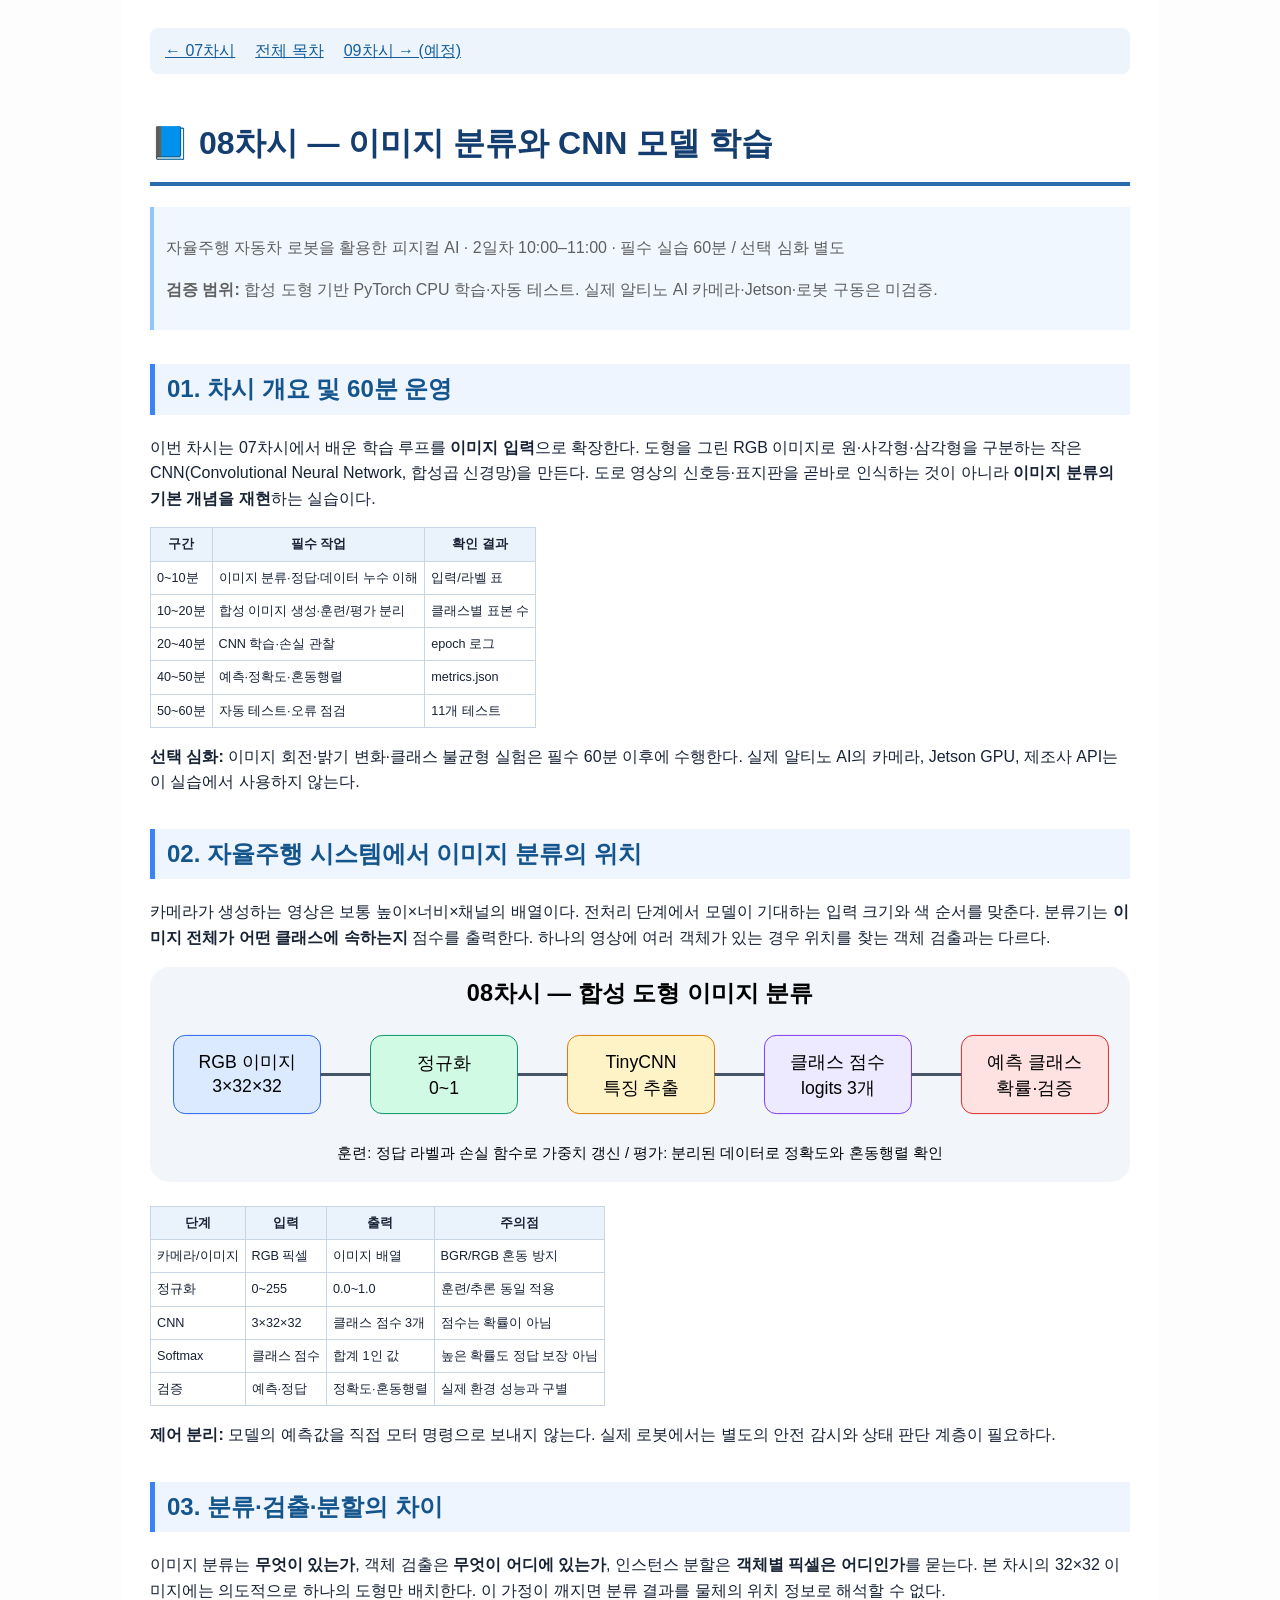
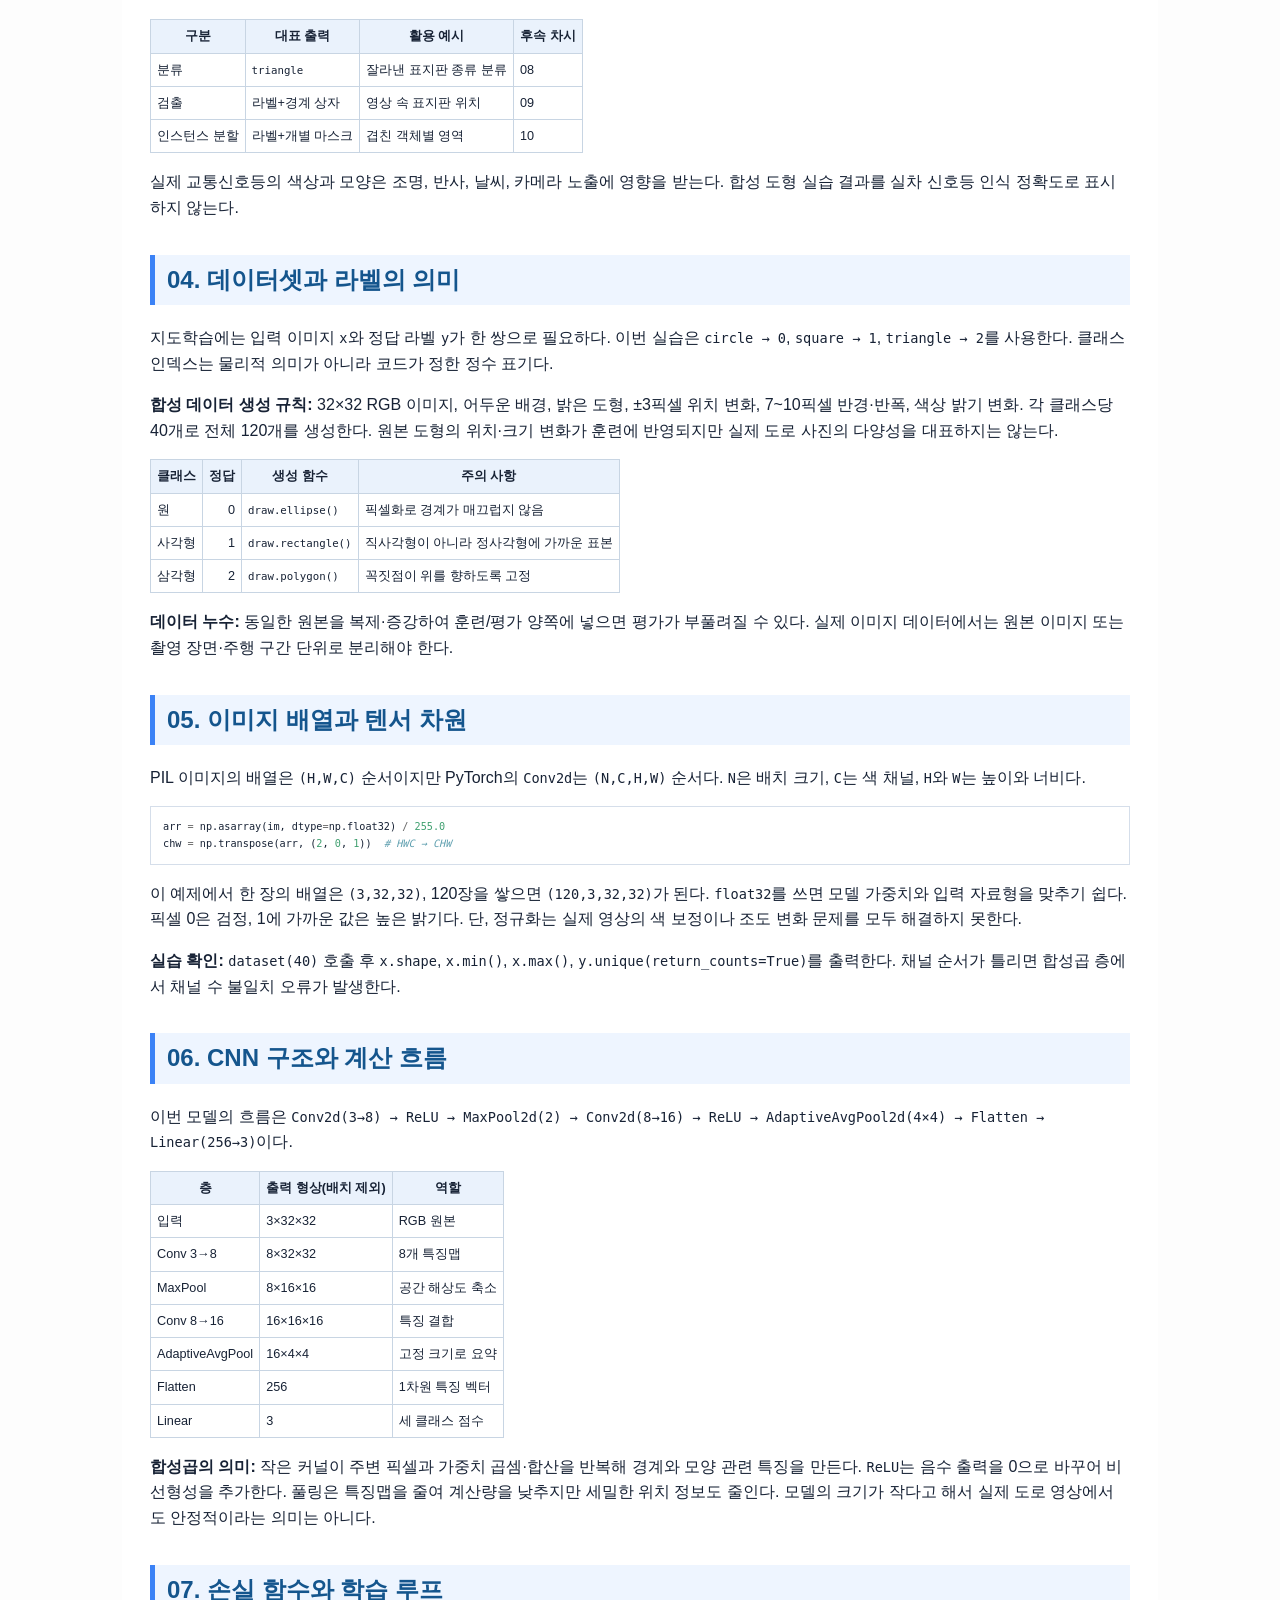
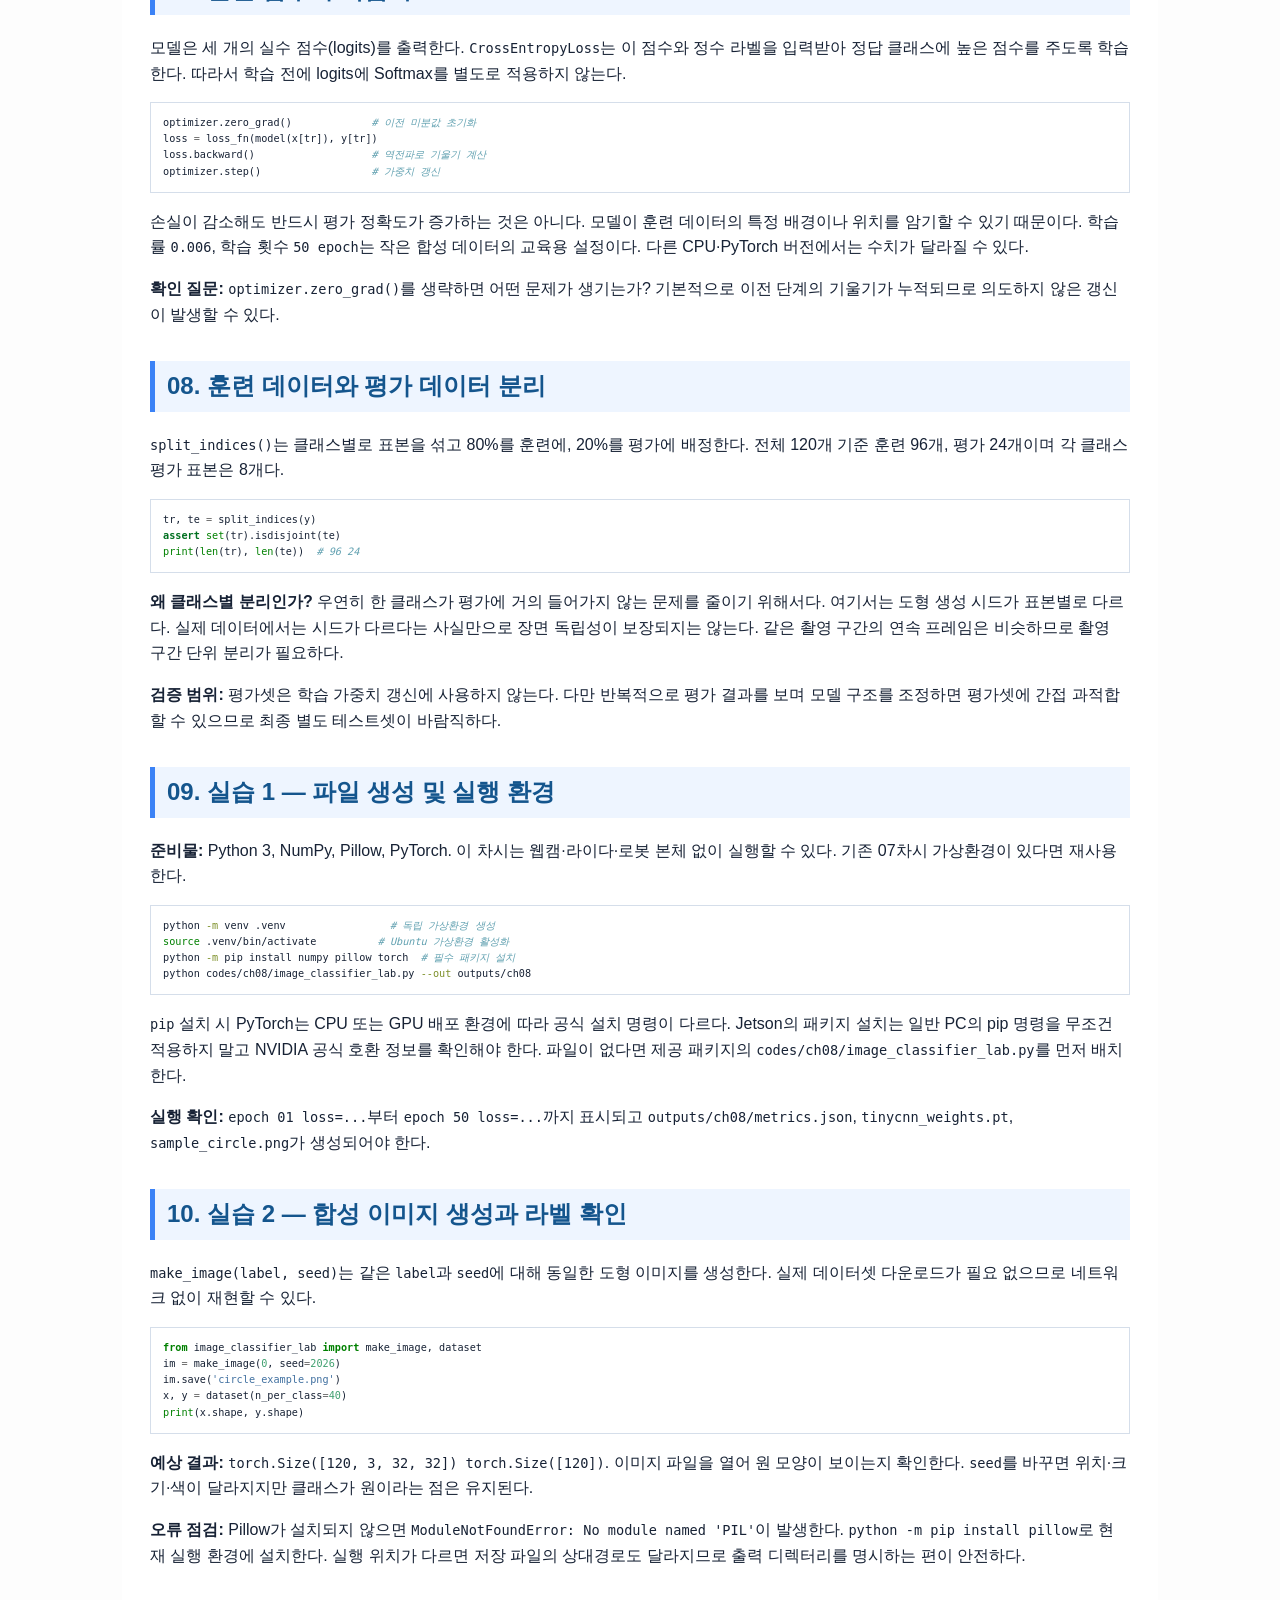
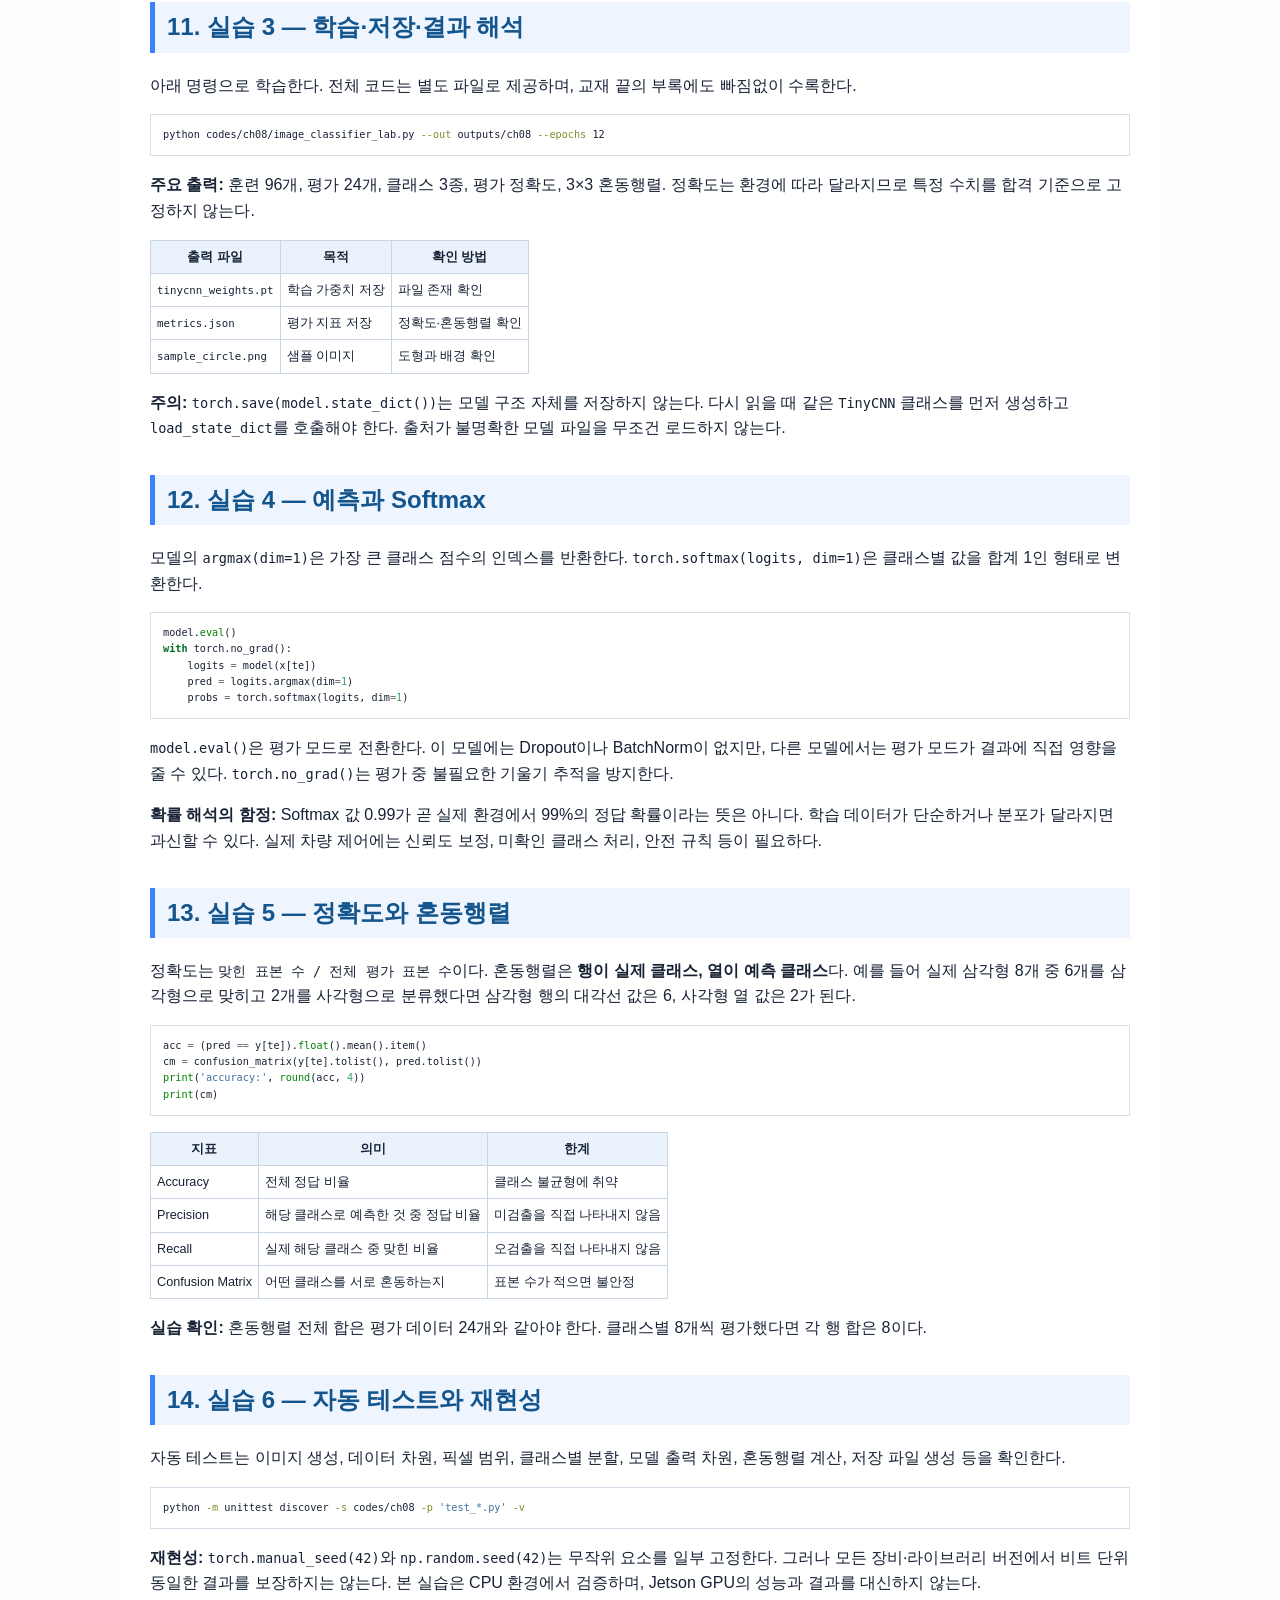
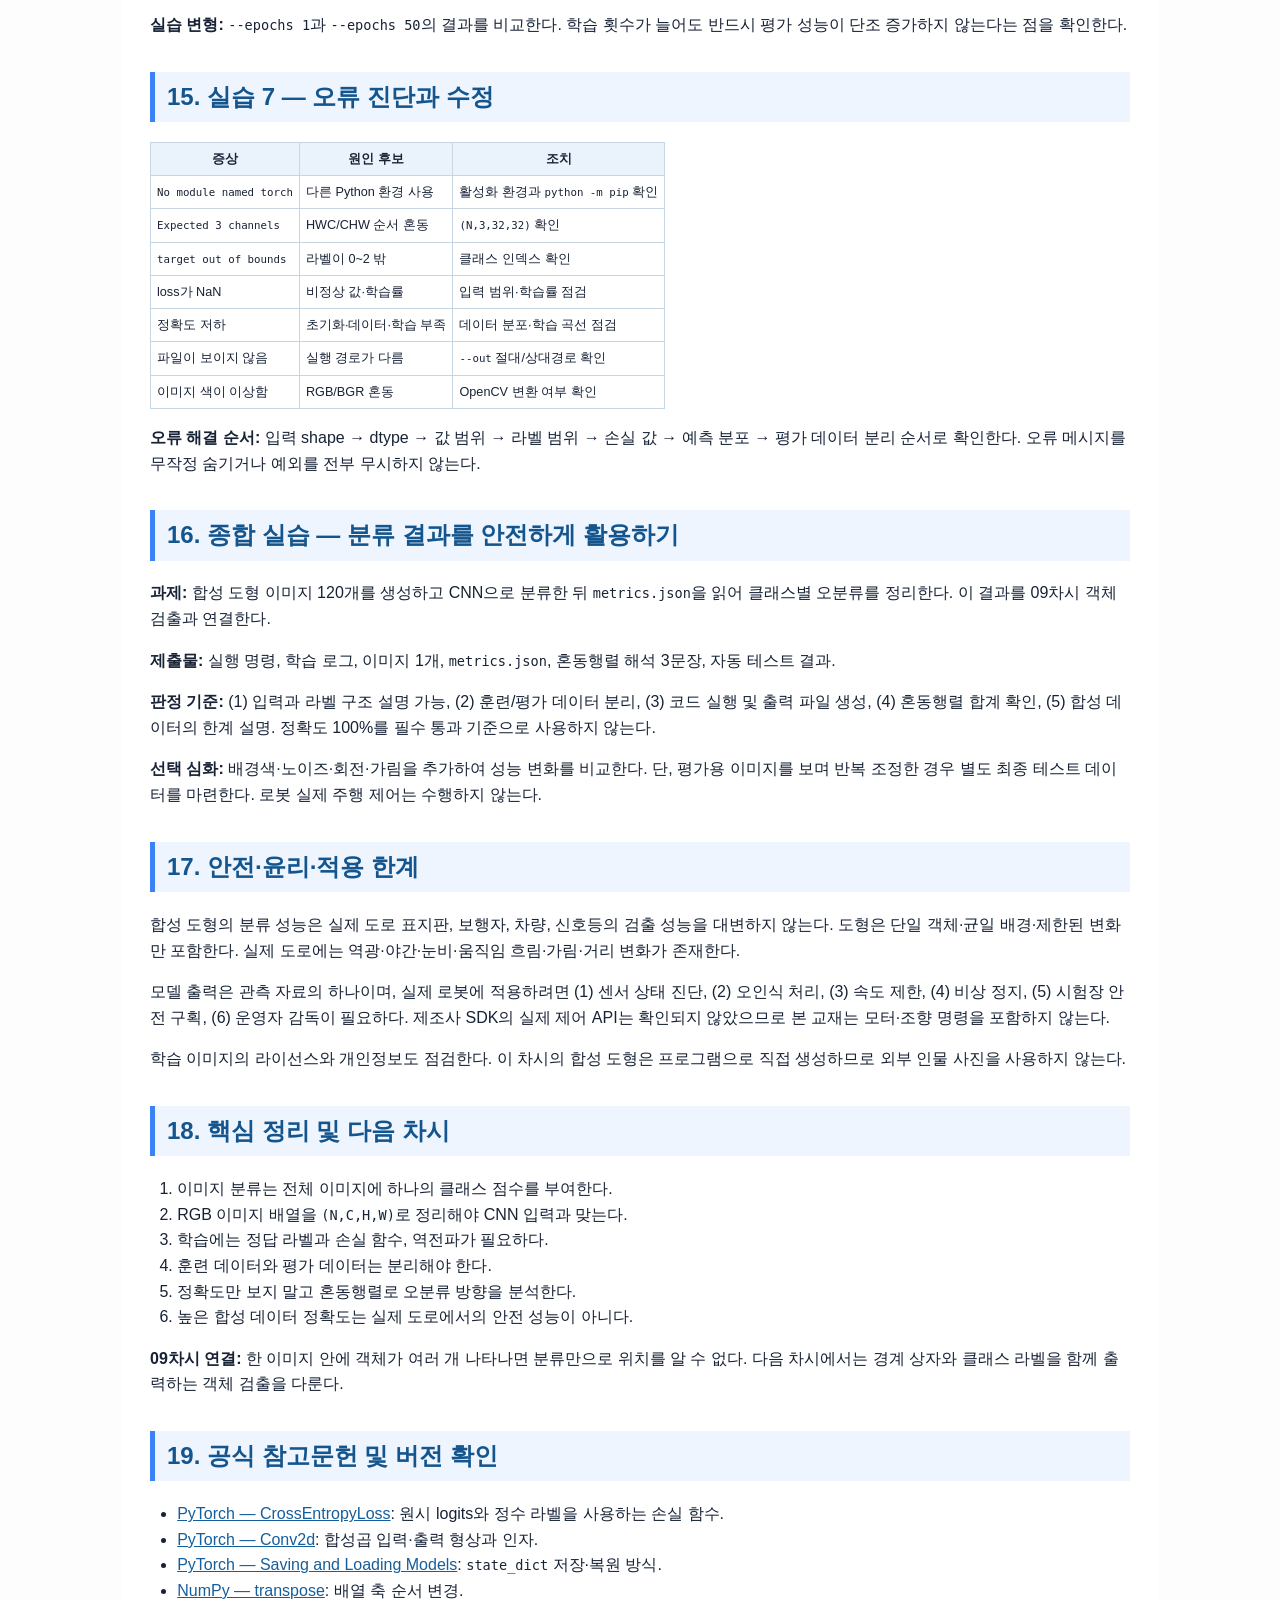
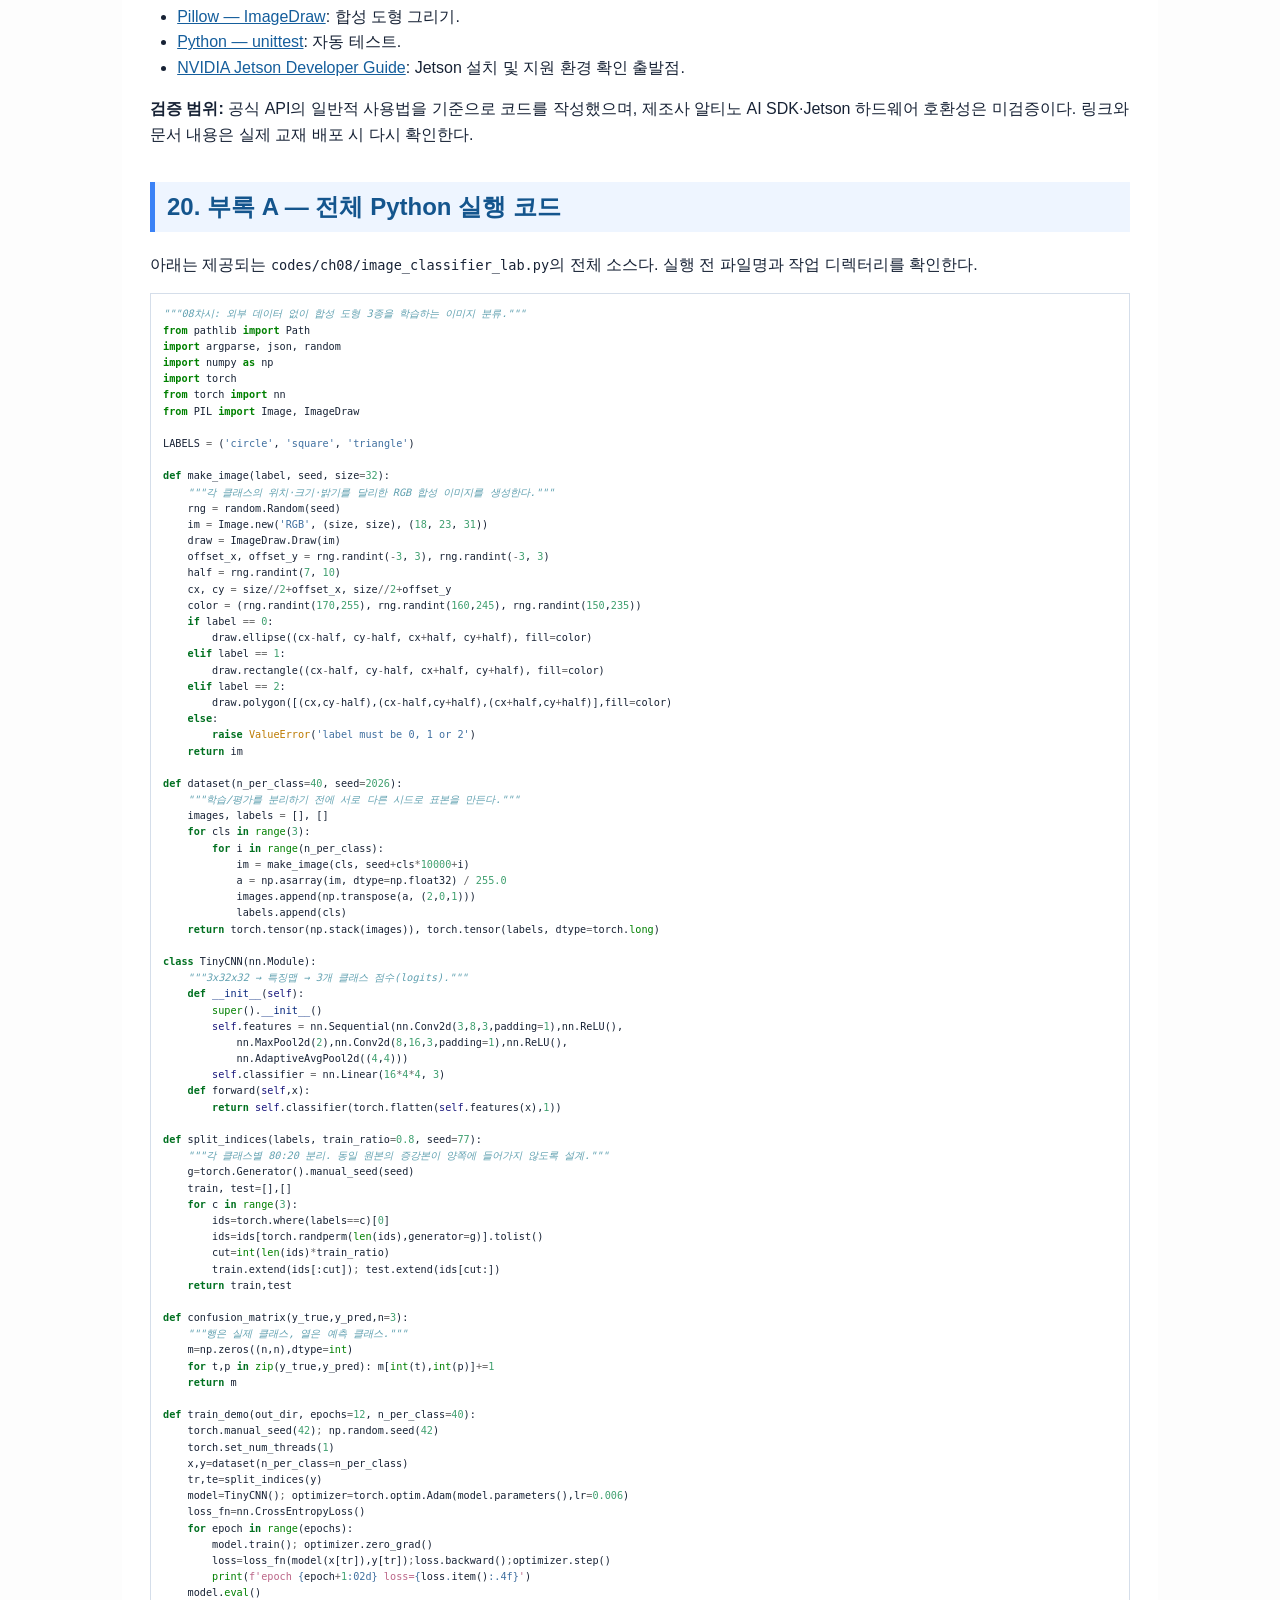
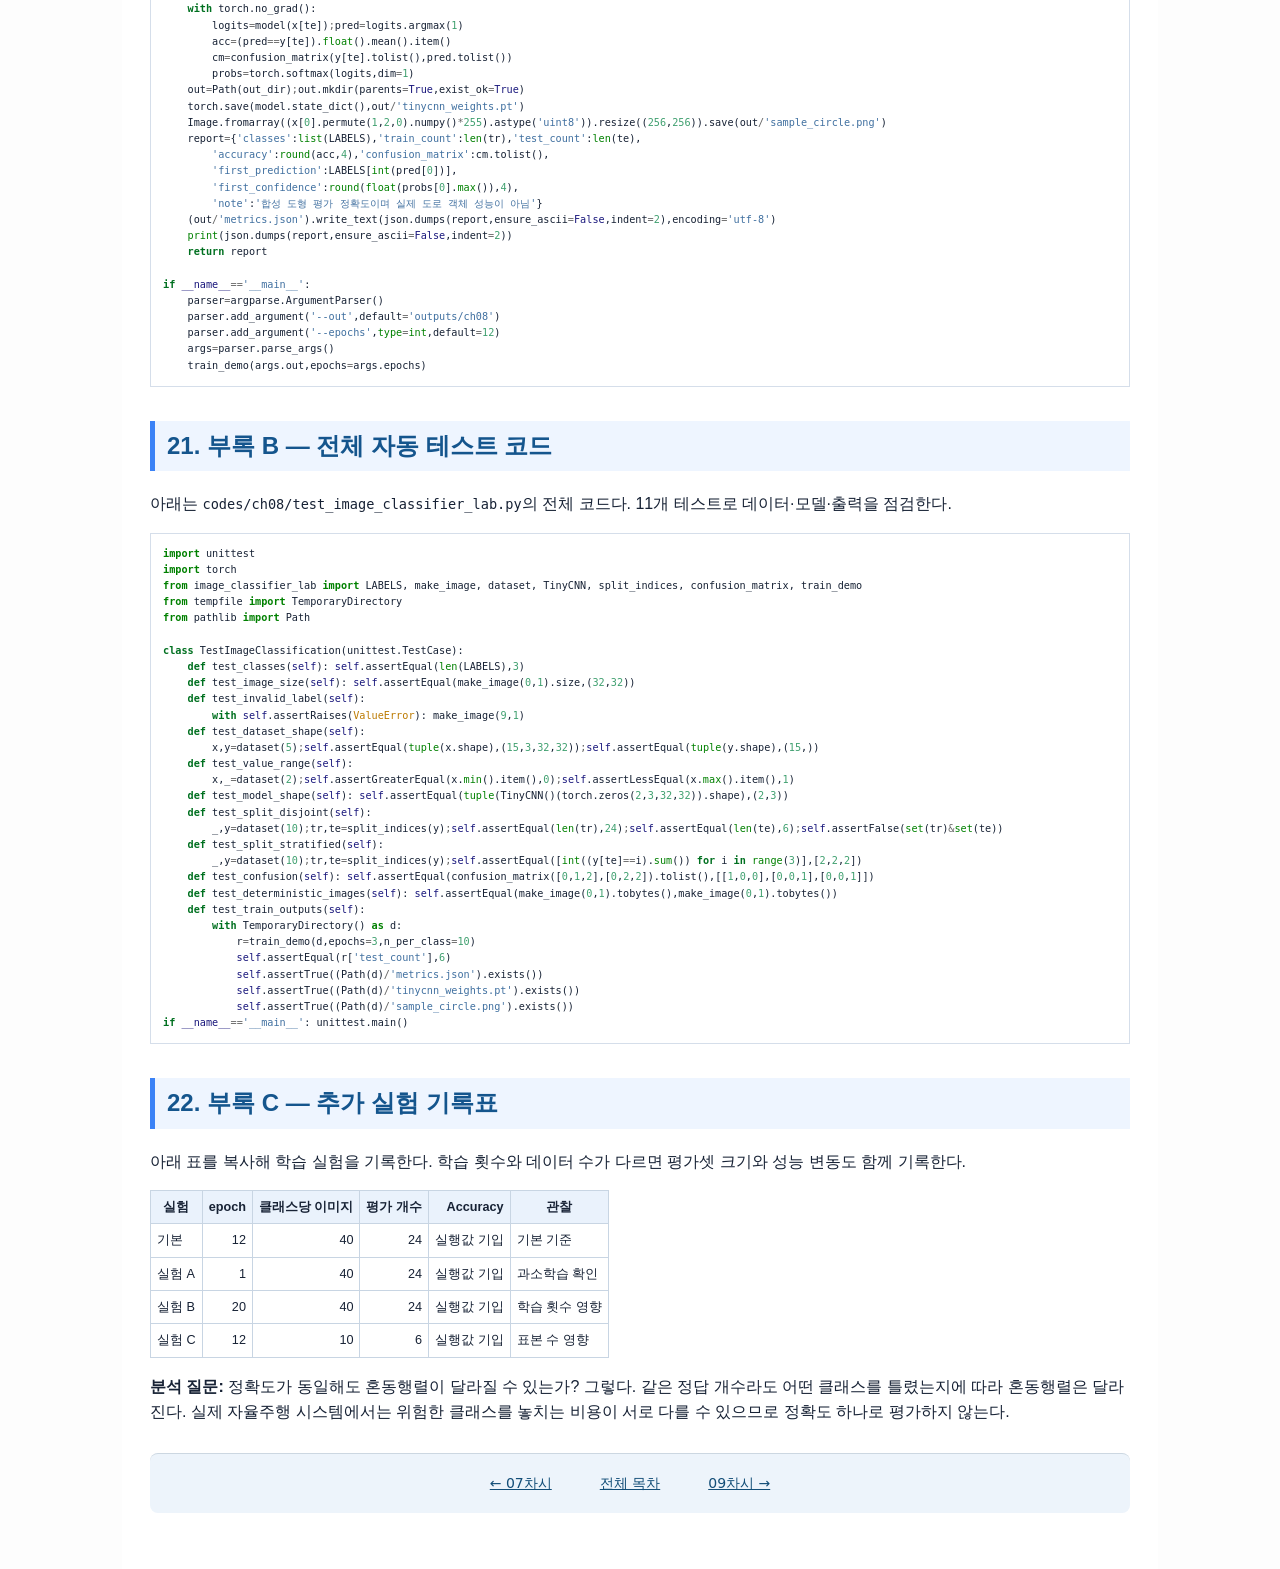
<file: chapters/ch08.html>
<!DOCTYPE html>

<html lang="ko" xml:lang="" xmlns="http://www.w3.org/1999/xhtml">
<head>
<meta charset="utf-8"/>
<meta content="pandoc" name="generator"/>
<meta content="width=device-width, initial-scale=1.0, user-scalable=yes" name="viewport"/>
<title>ch08</title>
<style>
    html {
      color: #1a1a1a;
      background-color: #fdfdfd;
    }
    body {
      margin: 0 auto;
      max-width: 36em;
      padding-left: 50px;
      padding-right: 50px;
      padding-top: 50px;
      padding-bottom: 50px;
      hyphens: auto;
      overflow-wrap: break-word;
      text-rendering: optimizeLegibility;
      font-kerning: normal;
    }
    @media (max-width: 600px) {
      body {
        font-size: 0.9em;
        padding: 12px;
      }
      h1 {
        font-size: 1.8em;
      }
    }
    @media print {
      html {
        background-color: white;
      }
      body {
        background-color: transparent;
        color: black;
        font-size: 12pt;
      }
      p, h2, h3 {
        orphans: 3;
        widows: 3;
      }
      h2, h3, h4 {
        page-break-after: avoid;
      }
    }
    p {
      margin: 1em 0;
    }
    a {
      color: #1a1a1a;
    }
    a:visited {
      color: #1a1a1a;
    }
    img {
      max-width: 100%;
    }
    svg {
      height: auto;
      max-width: 100%;
    }
    h1, h2, h3, h4, h5, h6 {
      margin-top: 1.4em;
    }
    h5, h6 {
      font-size: 1em;
      font-style: italic;
    }
    h6 {
      font-weight: normal;
    }
    ol, ul {
      padding-left: 1.7em;
      margin-top: 1em;
    }
    li > ol, li > ul {
      margin-top: 0;
    }
    blockquote {
      margin: 1em 0 1em 1.7em;
      padding-left: 1em;
      border-left: 2px solid #e6e6e6;
      color: #606060;
    }
    code {
      font-family: Menlo, Monaco, Consolas, 'Lucida Console', monospace;
      font-size: 85%;
      margin: 0;
      hyphens: manual;
    }
    pre {
      margin: 1em 0;
      overflow: auto;
    }
    pre code {
      padding: 0;
      overflow: visible;
      overflow-wrap: normal;
    }
    .sourceCode {
     background-color: transparent;
     overflow: visible;
    }
    hr {
      background-color: #1a1a1a;
      border: none;
      height: 1px;
      margin: 1em 0;
    }
    table {
      margin: 1em 0;
      border-collapse: collapse;
      width: 100%;
      overflow-x: auto;
      display: block;
      font-variant-numeric: lining-nums tabular-nums;
    }
    table caption {
      margin-bottom: 0.75em;
    }
    tbody {
      margin-top: 0.5em;
      border-top: 1px solid #1a1a1a;
      border-bottom: 1px solid #1a1a1a;
    }
    th {
      border-top: 1px solid #1a1a1a;
      padding: 0.25em 0.5em 0.25em 0.5em;
    }
    td {
      padding: 0.125em 0.5em 0.25em 0.5em;
    }
    header {
      margin-bottom: 4em;
      text-align: center;
    }
    #TOC li {
      list-style: none;
    }
    #TOC ul {
      padding-left: 1.3em;
    }
    #TOC > ul {
      padding-left: 0;
    }
    #TOC a:not(:hover) {
      text-decoration: none;
    }
    code{white-space: pre-wrap;}
    span.smallcaps{font-variant: small-caps;}
    div.columns{display: flex; gap: min(4vw, 1.5em);}
    div.column{flex: auto; overflow-x: auto;}
    div.hanging-indent{margin-left: 1.5em; text-indent: -1.5em;}
    /* The extra [class] is a hack that increases specificity enough to
       override a similar rule in reveal.js */
    ul.task-list[class]{list-style: none;}
    ul.task-list li input[type="checkbox"] {
      font-size: inherit;
      width: 0.8em;
      margin: 0 0.8em 0.2em -1.6em;
      vertical-align: middle;
    }
    .display.math{display: block; text-align: center; margin: 0.5rem auto;}
    /* CSS for syntax highlighting */
    pre > code.sourceCode { white-space: pre; position: relative; }
    pre > code.sourceCode > span { line-height: 1.25; }
    pre > code.sourceCode > span:empty { height: 1.2em; }
    .sourceCode { overflow: visible; }
    code.sourceCode > span { color: inherit; text-decoration: inherit; }
    div.sourceCode { margin: 1em 0; }
    pre.sourceCode { margin: 0; }
    @media screen {
    div.sourceCode { overflow: auto; }
    }
    @media print {
    pre > code.sourceCode { white-space: pre-wrap; }
    pre > code.sourceCode > span { display: inline-block; text-indent: -5em; padding-left: 5em; }
    }
    pre.numberSource code
      { counter-reset: source-line 0; }
    pre.numberSource code > span
      { position: relative; left: -4em; counter-increment: source-line; }
    pre.numberSource code > span > a:first-child::before
      { content: counter(source-line);
        position: relative; left: -1em; text-align: right; vertical-align: baseline;
        border: none; display: inline-block;
        -webkit-touch-callout: none; -webkit-user-select: none;
        -khtml-user-select: none; -moz-user-select: none;
        -ms-user-select: none; user-select: none;
        padding: 0 4px; width: 4em;
        color: #aaaaaa;
      }
    pre.numberSource { margin-left: 3em; border-left: 1px solid #aaaaaa;  padding-left: 4px; }
    div.sourceCode
      {   }
    @media screen {
    pre > code.sourceCode > span > a:first-child::before { text-decoration: underline; }
    }
    code span.al { color: #ff0000; font-weight: bold; } /* Alert */
    code span.an { color: #60a0b0; font-weight: bold; font-style: italic; } /* Annotation */
    code span.at { color: #7d9029; } /* Attribute */
    code span.bn { color: #40a070; } /* BaseN */
    code span.bu { color: #008000; } /* BuiltIn */
    code span.cf { color: #007020; font-weight: bold; } /* ControlFlow */
    code span.ch { color: #4070a0; } /* Char */
    code span.cn { color: #880000; } /* Constant */
    code span.co { color: #60a0b0; font-style: italic; } /* Comment */
    code span.cv { color: #60a0b0; font-weight: bold; font-style: italic; } /* CommentVar */
    code span.do { color: #ba2121; font-style: italic; } /* Documentation */
    code span.dt { color: #902000; } /* DataType */
    code span.dv { color: #40a070; } /* DecVal */
    code span.er { color: #ff0000; font-weight: bold; } /* Error */
    code span.ex { } /* Extension */
    code span.fl { color: #40a070; } /* Float */
    code span.fu { color: #06287e; } /* Function */
    code span.im { color: #008000; font-weight: bold; } /* Import */
    code span.in { color: #60a0b0; font-weight: bold; font-style: italic; } /* Information */
    code span.kw { color: #007020; font-weight: bold; } /* Keyword */
    code span.op { color: #666666; } /* Operator */
    code span.ot { color: #007020; } /* Other */
    code span.pp { color: #bc7a00; } /* Preprocessor */
    code span.sc { color: #4070a0; } /* SpecialChar */
    code span.ss { color: #bb6688; } /* SpecialString */
    code span.st { color: #4070a0; } /* String */
    code span.va { color: #19177c; } /* Variable */
    code span.vs { color: #4070a0; } /* VerbatimString */
    code span.wa { color: #60a0b0; font-weight: bold; font-style: italic; } /* Warning */
  </style>
<style>
@page{size:A4;margin:16mm 16mm 18mm}body{font-family:"Noto Sans CJK KR","Noto Sans",sans-serif;color:#172235;line-height:1.6;max-width:980px;margin:auto;padding:28px;background:#fff}h1{color:#143d70;border-bottom:4px solid #2b6cb0;padding-bottom:12px}h2{color:#14558d;border-left:5px solid #3b82f6;padding:6px 12px;background:#eef5ff;break-after:avoid;margin-top:34px}h3{break-after:avoid}pre{white-space:pre-wrap;overflow-wrap:anywhere;background:#f3f6fa;padding:12px;border:1px solid #d5deea;font-size:9pt;line-height:1.35}code{font-family:"DejaVu Sans Mono",monospace}table{border-collapse:collapse;width:100%;font-size:9.5pt}td,th{border:1px solid #c8d5e3;padding:6px;vertical-align:top}th{background:#eaf2fc}img{max-width:100%}a{color:#155e9c}blockquote{border-left:4px solid #93c5fd;background:#f0f7ff;padding:12px;margin:15px 0}nav{background:#edf4fb;padding:10px 15px;border-radius:8px}nav a{margin-right:20px}@media print{body{padding:0;max-width:none;font-size:10pt}h2{margin-top:22px}pre{font-size:7.3pt;line-height:1.3}nav{display:none}a{color:#172235;text-decoration:none}table,figure{break-inside:avoid}}
</style><style>.audit-chapter-nav{display:flex;flex-wrap:wrap;gap:12px;justify-content:center;margin:2em auto;padding:14px;border-top:1px solid #ccd7e1;max-width:960px;font:500 14px/1.5 system-ui,sans-serif}.audit-chapter-nav a{color:#134e78;text-decoration:underline;padding:5px 8px}.audit-note,.verified-supplement{max-width:100%;margin-top:2em} .verified-supplement pre,.audit-note pre{white-space:pre-wrap;word-break:break-word} @media print {.audit-chapter-nav {display:none!important} .verified-supplement pre,.audit-note pre{white-space:pre-wrap;overflow-wrap:anywhere}}</style></head>
<body><nav aria-label="차시 이동"><a href="ch07.html">← 07차시</a><a href="../index.html">전체 목차</a><a href="ch09.html">09차시 → (예정)</a></nav>
<h1 id="blue_book-08차시--이미지-분류와-cnn-모델-학습">📘 08차시 —
이미지 분류와 CNN 모델 학습</h1>
<blockquote>
<p>자율주행 자동차 로봇을 활용한 피지컬 AI · 2일차 10:00–11:00 · 필수
실습 60분 / 선택 심화 별도</p>
<p><strong>검증 범위:</strong> 합성 도형 기반 PyTorch CPU 학습·자동
테스트. 실제 알티노 AI 카메라·Jetson·로봇 구동은 미검증.</p>
</blockquote>
<h2 id="01-차시-개요-및-60분-운영">01. 차시 개요 및 60분 운영</h2>
<p>이번 차시는 07차시에서 배운 학습 루프를 <strong>이미지
입력</strong>으로 확장한다. 도형을 그린 RGB 이미지로 원·사각형·삼각형을
구분하는 작은 CNN(Convolutional Neural Network, 합성곱 신경망)을 만든다.
도로 영상의 신호등·표지판을 곧바로 인식하는 것이 아니라 <strong>이미지
분류의 기본 개념을 재현</strong>하는 실습이다.</p>
<table>
<thead>
<tr class="header">
<th>구간</th>
<th>필수 작업</th>
<th>확인 결과</th>
</tr>
</thead>
<tbody>
<tr class="odd">
<td>0~10분</td>
<td>이미지 분류·정답·데이터 누수 이해</td>
<td>입력/라벨 표</td>
</tr>
<tr class="even">
<td>10~20분</td>
<td>합성 이미지 생성·훈련/평가 분리</td>
<td>클래스별 표본 수</td>
</tr>
<tr class="odd">
<td>20~40분</td>
<td>CNN 학습·손실 관찰</td>
<td>epoch 로그</td>
</tr>
<tr class="even">
<td>40~50분</td>
<td>예측·정확도·혼동행렬</td>
<td>metrics.json</td>
</tr>
<tr class="odd">
<td>50~60분</td>
<td>자동 테스트·오류 점검</td>
<td>11개 테스트</td>
</tr>
</tbody>
</table>
<p><strong>선택 심화:</strong> 이미지 회전·밝기 변화·클래스 불균형
실험은 필수 60분 이후에 수행한다. 실제 알티노 AI의 카메라, Jetson GPU,
제조사 API는 이 실습에서 사용하지 않는다.</p>
<h2 id="02-자율주행-시스템에서-이미지-분류의-위치">02. 자율주행
시스템에서 이미지 분류의 위치</h2>
<p>카메라가 생성하는 영상은 보통 높이×너비×채널의 배열이다. 전처리
단계에서 모델이 기대하는 입력 크기와 색 순서를 맞춘다. 분류기는
<strong>이미지 전체가 어떤 클래스에 속하는지</strong> 점수를 출력한다.
하나의 영상에 여러 객체가 있는 경우 위치를 찾는 객체 검출과는
다르다.</p>
<p><img alt="08차시 이미지 분류 처리 구조" src="../assets/svg/ch08_pipeline.svg"/></p>
<table>
<thead>
<tr class="header">
<th>단계</th>
<th>입력</th>
<th>출력</th>
<th>주의점</th>
</tr>
</thead>
<tbody>
<tr class="odd">
<td>카메라/이미지</td>
<td>RGB 픽셀</td>
<td>이미지 배열</td>
<td>BGR/RGB 혼동 방지</td>
</tr>
<tr class="even">
<td>정규화</td>
<td>0~255</td>
<td>0.0~1.0</td>
<td>훈련/추론 동일 적용</td>
</tr>
<tr class="odd">
<td>CNN</td>
<td>3×32×32</td>
<td>클래스 점수 3개</td>
<td>점수는 확률이 아님</td>
</tr>
<tr class="even">
<td>Softmax</td>
<td>클래스 점수</td>
<td>합계 1인 값</td>
<td>높은 확률도 정답 보장 아님</td>
</tr>
<tr class="odd">
<td>검증</td>
<td>예측·정답</td>
<td>정확도·혼동행렬</td>
<td>실제 환경 성능과 구별</td>
</tr>
</tbody>
</table>
<p><strong>제어 분리:</strong> 모델의 예측값을 직접 모터 명령으로 보내지
않는다. 실제 로봇에서는 별도의 안전 감시와 상태 판단 계층이
필요하다.</p>
<h2 id="03-분류검출분할의-차이">03. 분류·검출·분할의 차이</h2>
<p>이미지 분류는 <strong>무엇이 있는가</strong>, 객체 검출은
<strong>무엇이 어디에 있는가</strong>, 인스턴스 분할은 <strong>객체별
픽셀은 어디인가</strong>를 묻는다. 본 차시의 32×32 이미지에는 의도적으로
하나의 도형만 배치한다. 이 가정이 깨지면 분류 결과를 물체의 위치 정보로
해석할 수 없다.</p>
<table>
<thead>
<tr class="header">
<th>구분</th>
<th>대표 출력</th>
<th>활용 예시</th>
<th>후속 차시</th>
</tr>
</thead>
<tbody>
<tr class="odd">
<td>분류</td>
<td><code>triangle</code></td>
<td>잘라낸 표지판 종류 분류</td>
<td>08</td>
</tr>
<tr class="even">
<td>검출</td>
<td>라벨+경계 상자</td>
<td>영상 속 표지판 위치</td>
<td>09</td>
</tr>
<tr class="odd">
<td>인스턴스 분할</td>
<td>라벨+개별 마스크</td>
<td>겹친 객체별 영역</td>
<td>10</td>
</tr>
</tbody>
</table>
<p>실제 교통신호등의 색상과 모양은 조명, 반사, 날씨, 카메라 노출에
영향을 받는다. 합성 도형 실습 결과를 실차 신호등 인식 정확도로 표시하지
않는다.</p>
<h2 id="04-데이터셋과-라벨의-의미">04. 데이터셋과 라벨의 의미</h2>
<p>지도학습에는 입력 이미지 <code>x</code>와 정답 라벨 <code>y</code>가
한 쌍으로 필요하다. 이번 실습은 <code>circle → 0</code>,
<code>square → 1</code>, <code>triangle → 2</code>를 사용한다. 클래스
인덱스는 물리적 의미가 아니라 코드가 정한 정수 표기다.</p>
<p><strong>합성 데이터 생성 규칙:</strong> 32×32 RGB 이미지, 어두운
배경, 밝은 도형, ±3픽셀 위치 변화, 7~10픽셀 반경·반폭, 색상 밝기 변화.
각 클래스당 40개로 전체 120개를 생성한다. 원본 도형의 위치·크기 변화가
훈련에 반영되지만 실제 도로 사진의 다양성을 대표하지는 않는다.</p>
<table>
<thead>
<tr class="header">
<th>클래스</th>
<th style="text-align: right;">정답</th>
<th>생성 함수</th>
<th>주의 사항</th>
</tr>
</thead>
<tbody>
<tr class="odd">
<td>원</td>
<td style="text-align: right;">0</td>
<td><code>draw.ellipse()</code></td>
<td>픽셀화로 경계가 매끄럽지 않음</td>
</tr>
<tr class="even">
<td>사각형</td>
<td style="text-align: right;">1</td>
<td><code>draw.rectangle()</code></td>
<td>직사각형이 아니라 정사각형에 가까운 표본</td>
</tr>
<tr class="odd">
<td>삼각형</td>
<td style="text-align: right;">2</td>
<td><code>draw.polygon()</code></td>
<td>꼭짓점이 위를 향하도록 고정</td>
</tr>
</tbody>
</table>
<p><strong>데이터 누수:</strong> 동일한 원본을 복제·증강하여 훈련/평가
양쪽에 넣으면 평가가 부풀려질 수 있다. 실제 이미지 데이터에서는 원본
이미지 또는 촬영 장면·주행 구간 단위로 분리해야 한다.</p>
<h2 id="05-이미지-배열과-텐서-차원">05. 이미지 배열과 텐서 차원</h2>
<p>PIL 이미지의 배열은 <code>(H,W,C)</code> 순서이지만 PyTorch의
<code>Conv2d</code>는 <code>(N,C,H,W)</code> 순서다. <code>N</code>은
배치 크기, <code>C</code>는 색 채널, <code>H</code>와 <code>W</code>는
높이와 너비다.</p>
<div class="sourceCode" id="cb1"><pre class="sourceCode python"><code class="sourceCode python"><span id="cb1-1"><a aria-hidden="true" href="#cb1-1" tabindex="-1"></a>arr <span class="op">=</span> np.asarray(im, dtype<span class="op">=</span>np.float32) <span class="op">/</span> <span class="fl">255.0</span></span>
<span id="cb1-2"><a aria-hidden="true" href="#cb1-2" tabindex="-1"></a>chw <span class="op">=</span> np.transpose(arr, (<span class="dv">2</span>, <span class="dv">0</span>, <span class="dv">1</span>))  <span class="co"># HWC → CHW</span></span></code></pre></div>
<p>이 예제에서 한 장의 배열은 <code>(3,32,32)</code>, 120장을 쌓으면
<code>(120,3,32,32)</code>가 된다. <code>float32</code>를 쓰면 모델
가중치와 입력 자료형을 맞추기 쉽다. 픽셀 0은 검정, 1에 가까운 값은 높은
밝기다. 단, 정규화는 실제 영상의 색 보정이나 조도 변화 문제를 모두
해결하지 못한다.</p>
<p><strong>실습 확인:</strong> <code>dataset(40)</code> 호출 후
<code>x.shape</code>, <code>x.min()</code>, <code>x.max()</code>,
<code>y.unique(return_counts=True)</code>를 출력한다. 채널 순서가 틀리면
합성곱 층에서 채널 수 불일치 오류가 발생한다.</p>
<h2 id="06-cnn-구조와-계산-흐름">06. CNN 구조와 계산 흐름</h2>
<p>이번 모델의 흐름은
<code>Conv2d(3→8) → ReLU → MaxPool2d(2) → Conv2d(8→16) → ReLU → AdaptiveAvgPool2d(4×4) → Flatten → Linear(256→3)</code>이다.</p>
<table>
<thead>
<tr class="header">
<th>층</th>
<th>출력 형상(배치 제외)</th>
<th>역할</th>
</tr>
</thead>
<tbody>
<tr class="odd">
<td>입력</td>
<td>3×32×32</td>
<td>RGB 원본</td>
</tr>
<tr class="even">
<td>Conv 3→8</td>
<td>8×32×32</td>
<td>8개 특징맵</td>
</tr>
<tr class="odd">
<td>MaxPool</td>
<td>8×16×16</td>
<td>공간 해상도 축소</td>
</tr>
<tr class="even">
<td>Conv 8→16</td>
<td>16×16×16</td>
<td>특징 결합</td>
</tr>
<tr class="odd">
<td>AdaptiveAvgPool</td>
<td>16×4×4</td>
<td>고정 크기로 요약</td>
</tr>
<tr class="even">
<td>Flatten</td>
<td>256</td>
<td>1차원 특징 벡터</td>
</tr>
<tr class="odd">
<td>Linear</td>
<td>3</td>
<td>세 클래스 점수</td>
</tr>
</tbody>
</table>
<p><strong>합성곱의 의미:</strong> 작은 커널이 주변 픽셀과 가중치
곱셈·합산을 반복해 경계와 모양 관련 특징을 만든다. <code>ReLU</code>는
음수 출력을 0으로 바꾸어 비선형성을 추가한다. 풀링은 특징맵을 줄여
계산량을 낮추지만 세밀한 위치 정보도 줄인다. 모델의 크기가 작다고 해서
실제 도로 영상에서도 안정적이라는 의미는 아니다.</p>
<h2 id="07-손실-함수와-학습-루프">07. 손실 함수와 학습 루프</h2>
<p>모델은 세 개의 실수 점수(logits)를 출력한다.
<code>CrossEntropyLoss</code>는 이 점수와 정수 라벨을 입력받아 정답
클래스에 높은 점수를 주도록 학습한다. 따라서 학습 전에 logits에
Softmax를 별도로 적용하지 않는다.</p>
<div class="sourceCode" id="cb2"><pre class="sourceCode python"><code class="sourceCode python"><span id="cb2-1"><a aria-hidden="true" href="#cb2-1" tabindex="-1"></a>optimizer.zero_grad()             <span class="co"># 이전 미분값 초기화</span></span>
<span id="cb2-2"><a aria-hidden="true" href="#cb2-2" tabindex="-1"></a>loss <span class="op">=</span> loss_fn(model(x[tr]), y[tr])</span>
<span id="cb2-3"><a aria-hidden="true" href="#cb2-3" tabindex="-1"></a>loss.backward()                   <span class="co"># 역전파로 기울기 계산</span></span>
<span id="cb2-4"><a aria-hidden="true" href="#cb2-4" tabindex="-1"></a>optimizer.step()                  <span class="co"># 가중치 갱신</span></span></code></pre></div>
<p>손실이 감소해도 반드시 평가 정확도가 증가하는 것은 아니다. 모델이
훈련 데이터의 특정 배경이나 위치를 암기할 수 있기 때문이다. 학습률
<code>0.006</code>, 학습 횟수 <code>50 epoch</code>는 작은 합성 데이터의
교육용 설정이다. 다른 CPU·PyTorch 버전에서는 수치가 달라질 수 있다.</p>
<p><strong>확인 질문:</strong> <code>optimizer.zero_grad()</code>를
생략하면 어떤 문제가 생기는가? 기본적으로 이전 단계의 기울기가
누적되므로 의도하지 않은 갱신이 발생할 수 있다.</p>
<h2 id="08-훈련-데이터와-평가-데이터-분리">08. 훈련 데이터와 평가 데이터
분리</h2>
<p><code>split_indices()</code>는 클래스별로 표본을 섞고 80%를 훈련에,
20%를 평가에 배정한다. 전체 120개 기준 훈련 96개, 평가 24개이며 각
클래스 평가 표본은 8개다.</p>
<div class="sourceCode" id="cb3"><pre class="sourceCode python"><code class="sourceCode python"><span id="cb3-1"><a aria-hidden="true" href="#cb3-1" tabindex="-1"></a>tr, te <span class="op">=</span> split_indices(y)</span>
<span id="cb3-2"><a aria-hidden="true" href="#cb3-2" tabindex="-1"></a><span class="cf">assert</span> <span class="bu">set</span>(tr).isdisjoint(te)</span>
<span id="cb3-3"><a aria-hidden="true" href="#cb3-3" tabindex="-1"></a><span class="bu">print</span>(<span class="bu">len</span>(tr), <span class="bu">len</span>(te))  <span class="co"># 96 24</span></span></code></pre></div>
<p><strong>왜 클래스별 분리인가?</strong> 우연히 한 클래스가 평가에 거의
들어가지 않는 문제를 줄이기 위해서다. 여기서는 도형 생성 시드가 표본별로
다르다. 실제 데이터에서는 시드가 다르다는 사실만으로 장면 독립성이
보장되지는 않는다. 같은 촬영 구간의 연속 프레임은 비슷하므로 촬영 구간
단위 분리가 필요하다.</p>
<p><strong>검증 범위:</strong> 평가셋은 학습 가중치 갱신에 사용하지
않는다. 다만 반복적으로 평가 결과를 보며 모델 구조를 조정하면 평가셋에
간접 과적합할 수 있으므로 최종 별도 테스트셋이 바람직하다.</p>
<h2 id="09-실습-1--파일-생성-및-실행-환경">09. 실습 1 — 파일 생성 및
실행 환경</h2>
<p><strong>준비물:</strong> Python 3, NumPy, Pillow, PyTorch. 이 차시는
웹캠·라이다·로봇 본체 없이 실행할 수 있다. 기존 07차시 가상환경이 있다면
재사용한다.</p>
<div class="sourceCode" id="cb4"><pre class="sourceCode bash"><code class="sourceCode bash"><span id="cb4-1"><a aria-hidden="true" href="#cb4-1" tabindex="-1"></a><span class="ex">python</span> <span class="at">-m</span> venv .venv                 <span class="co"># 독립 가상환경 생성</span></span>
<span id="cb4-2"><a aria-hidden="true" href="#cb4-2" tabindex="-1"></a><span class="bu">source</span> .venv/bin/activate          <span class="co"># Ubuntu 가상환경 활성화</span></span>
<span id="cb4-3"><a aria-hidden="true" href="#cb4-3" tabindex="-1"></a><span class="ex">python</span> <span class="at">-m</span> pip install numpy pillow torch  <span class="co"># 필수 패키지 설치</span></span>
<span id="cb4-4"><a aria-hidden="true" href="#cb4-4" tabindex="-1"></a><span class="ex">python</span> codes/ch08/image_classifier_lab.py <span class="at">--out</span> outputs/ch08</span></code></pre></div>
<p><code>pip</code> 설치 시 PyTorch는 CPU 또는 GPU 배포 환경에 따라 공식
설치 명령이 다르다. Jetson의 패키지 설치는 일반 PC의 pip 명령을 무조건
적용하지 말고 NVIDIA 공식 호환 정보를 확인해야 한다. 파일이 없다면 제공
패키지의 <code>codes/ch08/image_classifier_lab.py</code>를 먼저
배치한다.</p>
<p><strong>실행 확인:</strong> <code>epoch 01 loss=...</code>부터
<code>epoch 50 loss=...</code>까지 표시되고
<code>outputs/ch08/metrics.json</code>, <code>tinycnn_weights.pt</code>,
<code>sample_circle.png</code>가 생성되어야 한다.</p>
<h2 id="10-실습-2--합성-이미지-생성과-라벨-확인">10. 실습 2 — 합성
이미지 생성과 라벨 확인</h2>
<p><code>make_image(label, seed)</code>는 같은 <code>label</code>과
<code>seed</code>에 대해 동일한 도형 이미지를 생성한다. 실제 데이터셋
다운로드가 필요 없으므로 네트워크 없이 재현할 수 있다.</p>
<div class="sourceCode" id="cb5"><pre class="sourceCode python"><code class="sourceCode python"><span id="cb5-1"><a aria-hidden="true" href="#cb5-1" tabindex="-1"></a><span class="im">from</span> image_classifier_lab <span class="im">import</span> make_image, dataset</span>
<span id="cb5-2"><a aria-hidden="true" href="#cb5-2" tabindex="-1"></a>im <span class="op">=</span> make_image(<span class="dv">0</span>, seed<span class="op">=</span><span class="dv">2026</span>)</span>
<span id="cb5-3"><a aria-hidden="true" href="#cb5-3" tabindex="-1"></a>im.save(<span class="st">'circle_example.png'</span>)</span>
<span id="cb5-4"><a aria-hidden="true" href="#cb5-4" tabindex="-1"></a>x, y <span class="op">=</span> dataset(n_per_class<span class="op">=</span><span class="dv">40</span>)</span>
<span id="cb5-5"><a aria-hidden="true" href="#cb5-5" tabindex="-1"></a><span class="bu">print</span>(x.shape, y.shape)</span></code></pre></div>
<p><strong>예상 결과:</strong>
<code>torch.Size([120, 3, 32, 32]) torch.Size([120])</code>. 이미지
파일을 열어 원 모양이 보이는지 확인한다. <code>seed</code>를 바꾸면
위치·크기·색이 달라지지만 클래스가 원이라는 점은 유지된다.</p>
<p><strong>오류 점검:</strong> Pillow가 설치되지 않으면
<code>ModuleNotFoundError: No module named 'PIL'</code>이 발생한다.
<code>python -m pip install pillow</code>로 현재 실행 환경에 설치한다.
실행 위치가 다르면 저장 파일의 상대경로도 달라지므로 출력 디렉터리를
명시하는 편이 안전하다.</p>
<h2 id="11-실습-3--학습저장결과-해석">11. 실습 3 — 학습·저장·결과
해석</h2>
<p>아래 명령으로 학습한다. 전체 코드는 별도 파일로 제공하며, 교재 끝의
부록에도 빠짐없이 수록한다.</p>
<div class="sourceCode" id="cb6"><pre class="sourceCode bash"><code class="sourceCode bash"><span id="cb6-1"><a aria-hidden="true" href="#cb6-1" tabindex="-1"></a><span class="ex">python</span> codes/ch08/image_classifier_lab.py <span class="at">--out</span> outputs/ch08 <span class="at">--epochs</span> 12</span></code></pre></div>
<p><strong>주요 출력:</strong> 훈련 96개, 평가 24개, 클래스 3종, 평가
정확도, 3×3 혼동행렬. 정확도는 환경에 따라 달라지므로 특정 수치를 합격
기준으로 고정하지 않는다.</p>
<table>
<thead>
<tr class="header">
<th>출력 파일</th>
<th>목적</th>
<th>확인 방법</th>
</tr>
</thead>
<tbody>
<tr class="odd">
<td><code>tinycnn_weights.pt</code></td>
<td>학습 가중치 저장</td>
<td>파일 존재 확인</td>
</tr>
<tr class="even">
<td><code>metrics.json</code></td>
<td>평가 지표 저장</td>
<td>정확도·혼동행렬 확인</td>
</tr>
<tr class="odd">
<td><code>sample_circle.png</code></td>
<td>샘플 이미지</td>
<td>도형과 배경 확인</td>
</tr>
</tbody>
</table>
<p><strong>주의:</strong> <code>torch.save(model.state_dict())</code>는
모델 구조 자체를 저장하지 않는다. 다시 읽을 때 같은 <code>TinyCNN</code>
클래스를 먼저 생성하고 <code>load_state_dict</code>를 호출해야 한다.
출처가 불명확한 모델 파일을 무조건 로드하지 않는다.</p>
<h2 id="12-실습-4--예측과-softmax">12. 실습 4 — 예측과 Softmax</h2>
<p>모델의 <code>argmax(dim=1)</code>은 가장 큰 클래스 점수의 인덱스를
반환한다. <code>torch.softmax(logits, dim=1)</code>은 클래스별 값을 합계
1인 형태로 변환한다.</p>
<div class="sourceCode" id="cb7"><pre class="sourceCode python"><code class="sourceCode python"><span id="cb7-1"><a aria-hidden="true" href="#cb7-1" tabindex="-1"></a>model.<span class="bu">eval</span>()</span>
<span id="cb7-2"><a aria-hidden="true" href="#cb7-2" tabindex="-1"></a><span class="cf">with</span> torch.no_grad():</span>
<span id="cb7-3"><a aria-hidden="true" href="#cb7-3" tabindex="-1"></a>    logits <span class="op">=</span> model(x[te])</span>
<span id="cb7-4"><a aria-hidden="true" href="#cb7-4" tabindex="-1"></a>    pred <span class="op">=</span> logits.argmax(dim<span class="op">=</span><span class="dv">1</span>)</span>
<span id="cb7-5"><a aria-hidden="true" href="#cb7-5" tabindex="-1"></a>    probs <span class="op">=</span> torch.softmax(logits, dim<span class="op">=</span><span class="dv">1</span>)</span></code></pre></div>
<p><code>model.eval()</code>은 평가 모드로 전환한다. 이 모델에는
Dropout이나 BatchNorm이 없지만, 다른 모델에서는 평가 모드가 결과에 직접
영향을 줄 수 있다. <code>torch.no_grad()</code>는 평가 중 불필요한
기울기 추적을 방지한다.</p>
<p><strong>확률 해석의 함정:</strong> Softmax 값 0.99가 곧 실제 환경에서
99%의 정답 확률이라는 뜻은 아니다. 학습 데이터가 단순하거나 분포가
달라지면 과신할 수 있다. 실제 차량 제어에는 신뢰도 보정, 미확인 클래스
처리, 안전 규칙 등이 필요하다.</p>
<h2 id="13-실습-5--정확도와-혼동행렬">13. 실습 5 — 정확도와
혼동행렬</h2>
<p>정확도는 <code>맞힌 표본 수 / 전체 평가 표본 수</code>이다.
혼동행렬은 <strong>행이 실제 클래스, 열이 예측 클래스</strong>다. 예를
들어 실제 삼각형 8개 중 6개를 삼각형으로 맞히고 2개를 사각형으로
분류했다면 삼각형 행의 대각선 값은 6, 사각형 열 값은 2가 된다.</p>
<div class="sourceCode" id="cb8"><pre class="sourceCode python"><code class="sourceCode python"><span id="cb8-1"><a aria-hidden="true" href="#cb8-1" tabindex="-1"></a>acc <span class="op">=</span> (pred <span class="op">==</span> y[te]).<span class="bu">float</span>().mean().item()</span>
<span id="cb8-2"><a aria-hidden="true" href="#cb8-2" tabindex="-1"></a>cm <span class="op">=</span> confusion_matrix(y[te].tolist(), pred.tolist())</span>
<span id="cb8-3"><a aria-hidden="true" href="#cb8-3" tabindex="-1"></a><span class="bu">print</span>(<span class="st">'accuracy:'</span>, <span class="bu">round</span>(acc, <span class="dv">4</span>))</span>
<span id="cb8-4"><a aria-hidden="true" href="#cb8-4" tabindex="-1"></a><span class="bu">print</span>(cm)</span></code></pre></div>
<table>
<thead>
<tr class="header">
<th>지표</th>
<th>의미</th>
<th>한계</th>
</tr>
</thead>
<tbody>
<tr class="odd">
<td>Accuracy</td>
<td>전체 정답 비율</td>
<td>클래스 불균형에 취약</td>
</tr>
<tr class="even">
<td>Precision</td>
<td>해당 클래스로 예측한 것 중 정답 비율</td>
<td>미검출을 직접 나타내지 않음</td>
</tr>
<tr class="odd">
<td>Recall</td>
<td>실제 해당 클래스 중 맞힌 비율</td>
<td>오검출을 직접 나타내지 않음</td>
</tr>
<tr class="even">
<td>Confusion Matrix</td>
<td>어떤 클래스를 서로 혼동하는지</td>
<td>표본 수가 적으면 불안정</td>
</tr>
</tbody>
</table>
<p><strong>실습 확인:</strong> 혼동행렬 전체 합은 평가 데이터 24개와
같아야 한다. 클래스별 8개씩 평가했다면 각 행 합은 8이다.</p>
<h2 id="14-실습-6--자동-테스트와-재현성">14. 실습 6 — 자동 테스트와
재현성</h2>
<p>자동 테스트는 이미지 생성, 데이터 차원, 픽셀 범위, 클래스별 분할,
모델 출력 차원, 혼동행렬 계산, 저장 파일 생성 등을 확인한다.</p>
<div class="sourceCode" id="cb9"><pre class="sourceCode bash"><code class="sourceCode bash"><span id="cb9-1"><a aria-hidden="true" href="#cb9-1" tabindex="-1"></a><span class="ex">python</span> <span class="at">-m</span> unittest discover <span class="at">-s</span> codes/ch08 <span class="at">-p</span> <span class="st">'test_*.py'</span> <span class="at">-v</span></span></code></pre></div>
<p><strong>재현성:</strong> <code>torch.manual_seed(42)</code>와
<code>np.random.seed(42)</code>는 무작위 요소를 일부 고정한다. 그러나
모든 장비·라이브러리 버전에서 비트 단위 동일한 결과를 보장하지는 않는다.
본 실습은 CPU 환경에서 검증하며, Jetson GPU의 성능과 결과를 대신하지
않는다.</p>
<p><strong>실습 변형:</strong> <code>--epochs 1</code>과
<code>--epochs 50</code>의 결과를 비교한다. 학습 횟수가 늘어도 반드시
평가 성능이 단조 증가하지 않는다는 점을 확인한다.</p>
<h2 id="15-실습-7--오류-진단과-수정">15. 실습 7 — 오류 진단과 수정</h2>
<table>
<thead>
<tr class="header">
<th>증상</th>
<th>원인 후보</th>
<th>조치</th>
</tr>
</thead>
<tbody>
<tr class="odd">
<td><code>No module named torch</code></td>
<td>다른 Python 환경 사용</td>
<td>활성화 환경과 <code>python -m pip</code> 확인</td>
</tr>
<tr class="even">
<td><code>Expected 3 channels</code></td>
<td>HWC/CHW 순서 혼동</td>
<td><code>(N,3,32,32)</code> 확인</td>
</tr>
<tr class="odd">
<td><code>target out of bounds</code></td>
<td>라벨이 0~2 밖</td>
<td>클래스 인덱스 확인</td>
</tr>
<tr class="even">
<td>loss가 NaN</td>
<td>비정상 값·학습률</td>
<td>입력 범위·학습률 점검</td>
</tr>
<tr class="odd">
<td>정확도 저하</td>
<td>초기화·데이터·학습 부족</td>
<td>데이터 분포·학습 곡선 점검</td>
</tr>
<tr class="even">
<td>파일이 보이지 않음</td>
<td>실행 경로가 다름</td>
<td><code>--out</code> 절대/상대경로 확인</td>
</tr>
<tr class="odd">
<td>이미지 색이 이상함</td>
<td>RGB/BGR 혼동</td>
<td>OpenCV 변환 여부 확인</td>
</tr>
</tbody>
</table>
<p><strong>오류 해결 순서:</strong> 입력 shape → dtype → 값 범위 → 라벨
범위 → 손실 값 → 예측 분포 → 평가 데이터 분리 순서로 확인한다. 오류
메시지를 무작정 숨기거나 예외를 전부 무시하지 않는다.</p>
<h2 id="16-종합-실습--분류-결과를-안전하게-활용하기">16. 종합 실습 —
분류 결과를 안전하게 활용하기</h2>
<p><strong>과제:</strong> 합성 도형 이미지 120개를 생성하고 CNN으로
분류한 뒤 <code>metrics.json</code>을 읽어 클래스별 오분류를 정리한다.
이 결과를 09차시 객체 검출과 연결한다.</p>
<p><strong>제출물:</strong> 실행 명령, 학습 로그, 이미지 1개,
<code>metrics.json</code>, 혼동행렬 해석 3문장, 자동 테스트 결과.</p>
<p><strong>판정 기준:</strong> (1) 입력과 라벨 구조 설명 가능, (2)
훈련/평가 데이터 분리, (3) 코드 실행 및 출력 파일 생성, (4) 혼동행렬
합계 확인, (5) 합성 데이터의 한계 설명. 정확도 100%를 필수 통과 기준으로
사용하지 않는다.</p>
<p><strong>선택 심화:</strong> 배경색·노이즈·회전·가림을 추가하여 성능
변화를 비교한다. 단, 평가용 이미지를 보며 반복 조정한 경우 별도 최종
테스트 데이터를 마련한다. 로봇 실제 주행 제어는 수행하지 않는다.</p>
<h2 id="17-안전윤리적용-한계">17. 안전·윤리·적용 한계</h2>
<p>합성 도형의 분류 성능은 실제 도로 표지판, 보행자, 차량, 신호등의 검출
성능을 대변하지 않는다. 도형은 단일 객체·균일 배경·제한된 변화만
포함한다. 실제 도로에는 역광·야간·눈비·움직임 흐림·가림·거리 변화가
존재한다.</p>
<p>모델 출력은 관측 자료의 하나이며, 실제 로봇에 적용하려면 (1) 센서
상태 진단, (2) 오인식 처리, (3) 속도 제한, (4) 비상 정지, (5) 시험장
안전 구획, (6) 운영자 감독이 필요하다. 제조사 SDK의 실제 제어 API는
확인되지 않았으므로 본 교재는 모터·조향 명령을 포함하지 않는다.</p>
<p>학습 이미지의 라이선스와 개인정보도 점검한다. 이 차시의 합성 도형은
프로그램으로 직접 생성하므로 외부 인물 사진을 사용하지 않는다.</p>
<h2 id="18-핵심-정리-및-다음-차시">18. 핵심 정리 및 다음 차시</h2>
<ol type="1">
<li>이미지 분류는 전체 이미지에 하나의 클래스 점수를 부여한다.</li>
<li>RGB 이미지 배열을 <code>(N,C,H,W)</code>로 정리해야 CNN 입력과
맞는다.</li>
<li>학습에는 정답 라벨과 손실 함수, 역전파가 필요하다.</li>
<li>훈련 데이터와 평가 데이터는 분리해야 한다.</li>
<li>정확도만 보지 말고 혼동행렬로 오분류 방향을 분석한다.</li>
<li>높은 합성 데이터 정확도는 실제 도로에서의 안전 성능이 아니다.</li>
</ol>
<p><strong>09차시 연결:</strong> 한 이미지 안에 객체가 여러 개 나타나면
분류만으로 위치를 알 수 없다. 다음 차시에서는 경계 상자와 클래스 라벨을
함께 출력하는 객체 검출을 다룬다.</p>
<h2 id="19-공식-참고문헌-및-버전-확인">19. 공식 참고문헌 및 버전
확인</h2>
<ul>
<li><a href="https://docs.pytorch.org/docs/stable/generated/torch.nn.CrossEntropyLoss.html">PyTorch
— CrossEntropyLoss</a>: 원시 logits와 정수 라벨을 사용하는 손실
함수.</li>
<li><a href="https://docs.pytorch.org/docs/stable/generated/torch.nn.Conv2d.html">PyTorch
— Conv2d</a>: 합성곱 입력·출력 형상과 인자.</li>
<li><a href="https://docs.pytorch.org/tutorials/beginner/saving_loading_models.html">PyTorch
— Saving and Loading Models</a>: <code>state_dict</code> 저장·복원
방식.</li>
<li><a href="https://numpy.org/doc/stable/reference/generated/numpy.transpose.html">NumPy
— transpose</a>: 배열 축 순서 변경.</li>
<li><a href="https://pillow.readthedocs.io/en/stable/reference/ImageDraw.html">Pillow
— ImageDraw</a>: 합성 도형 그리기.</li>
<li><a href="https://docs.python.org/3/library/unittest.html">Python —
unittest</a>: 자동 테스트.</li>
<li><a href="https://docs.nvidia.com/jetson/">NVIDIA Jetson Developer
Guide</a>: Jetson 설치 및 지원 환경 확인 출발점.</li>
</ul>
<p><strong>검증 범위:</strong> 공식 API의 일반적 사용법을 기준으로
코드를 작성했으며, 제조사 알티노 AI SDK·Jetson 하드웨어 호환성은
미검증이다. 링크와 문서 내용은 실제 교재 배포 시 다시 확인한다.</p>
<h2 id="20-부록-a--전체-python-실행-코드">20. 부록 A — 전체 Python 실행
코드</h2>
<p>아래는 제공되는 <code>codes/ch08/image_classifier_lab.py</code>의
전체 소스다. 실행 전 파일명과 작업 디렉터리를 확인한다.</p>
<div class="sourceCode" id="cb10"><pre class="sourceCode python"><code class="sourceCode python"><span id="cb10-1"><a aria-hidden="true" href="#cb10-1" tabindex="-1"></a><span class="co">"""08차시: 외부 데이터 없이 합성 도형 3종을 학습하는 이미지 분류."""</span></span>
<span id="cb10-2"><a aria-hidden="true" href="#cb10-2" tabindex="-1"></a><span class="im">from</span> pathlib <span class="im">import</span> Path</span>
<span id="cb10-3"><a aria-hidden="true" href="#cb10-3" tabindex="-1"></a><span class="im">import</span> argparse, json, random</span>
<span id="cb10-4"><a aria-hidden="true" href="#cb10-4" tabindex="-1"></a><span class="im">import</span> numpy <span class="im">as</span> np</span>
<span id="cb10-5"><a aria-hidden="true" href="#cb10-5" tabindex="-1"></a><span class="im">import</span> torch</span>
<span id="cb10-6"><a aria-hidden="true" href="#cb10-6" tabindex="-1"></a><span class="im">from</span> torch <span class="im">import</span> nn</span>
<span id="cb10-7"><a aria-hidden="true" href="#cb10-7" tabindex="-1"></a><span class="im">from</span> PIL <span class="im">import</span> Image, ImageDraw</span>
<span id="cb10-8"><a aria-hidden="true" href="#cb10-8" tabindex="-1"></a></span>
<span id="cb10-9"><a aria-hidden="true" href="#cb10-9" tabindex="-1"></a>LABELS <span class="op">=</span> (<span class="st">'circle'</span>, <span class="st">'square'</span>, <span class="st">'triangle'</span>)</span>
<span id="cb10-10"><a aria-hidden="true" href="#cb10-10" tabindex="-1"></a></span>
<span id="cb10-11"><a aria-hidden="true" href="#cb10-11" tabindex="-1"></a><span class="kw">def</span> make_image(label, seed, size<span class="op">=</span><span class="dv">32</span>):</span>
<span id="cb10-12"><a aria-hidden="true" href="#cb10-12" tabindex="-1"></a>    <span class="co">"""각 클래스의 위치·크기·밝기를 달리한 RGB 합성 이미지를 생성한다."""</span></span>
<span id="cb10-13"><a aria-hidden="true" href="#cb10-13" tabindex="-1"></a>    rng <span class="op">=</span> random.Random(seed)</span>
<span id="cb10-14"><a aria-hidden="true" href="#cb10-14" tabindex="-1"></a>    im <span class="op">=</span> Image.new(<span class="st">'RGB'</span>, (size, size), (<span class="dv">18</span>, <span class="dv">23</span>, <span class="dv">31</span>))</span>
<span id="cb10-15"><a aria-hidden="true" href="#cb10-15" tabindex="-1"></a>    draw <span class="op">=</span> ImageDraw.Draw(im)</span>
<span id="cb10-16"><a aria-hidden="true" href="#cb10-16" tabindex="-1"></a>    offset_x, offset_y <span class="op">=</span> rng.randint(<span class="op">-</span><span class="dv">3</span>, <span class="dv">3</span>), rng.randint(<span class="op">-</span><span class="dv">3</span>, <span class="dv">3</span>)</span>
<span id="cb10-17"><a aria-hidden="true" href="#cb10-17" tabindex="-1"></a>    half <span class="op">=</span> rng.randint(<span class="dv">7</span>, <span class="dv">10</span>)</span>
<span id="cb10-18"><a aria-hidden="true" href="#cb10-18" tabindex="-1"></a>    cx, cy <span class="op">=</span> size<span class="op">//</span><span class="dv">2</span><span class="op">+</span>offset_x, size<span class="op">//</span><span class="dv">2</span><span class="op">+</span>offset_y</span>
<span id="cb10-19"><a aria-hidden="true" href="#cb10-19" tabindex="-1"></a>    color <span class="op">=</span> (rng.randint(<span class="dv">170</span>,<span class="dv">255</span>), rng.randint(<span class="dv">160</span>,<span class="dv">245</span>), rng.randint(<span class="dv">150</span>,<span class="dv">235</span>))</span>
<span id="cb10-20"><a aria-hidden="true" href="#cb10-20" tabindex="-1"></a>    <span class="cf">if</span> label <span class="op">==</span> <span class="dv">0</span>:</span>
<span id="cb10-21"><a aria-hidden="true" href="#cb10-21" tabindex="-1"></a>        draw.ellipse((cx<span class="op">-</span>half, cy<span class="op">-</span>half, cx<span class="op">+</span>half, cy<span class="op">+</span>half), fill<span class="op">=</span>color)</span>
<span id="cb10-22"><a aria-hidden="true" href="#cb10-22" tabindex="-1"></a>    <span class="cf">elif</span> label <span class="op">==</span> <span class="dv">1</span>:</span>
<span id="cb10-23"><a aria-hidden="true" href="#cb10-23" tabindex="-1"></a>        draw.rectangle((cx<span class="op">-</span>half, cy<span class="op">-</span>half, cx<span class="op">+</span>half, cy<span class="op">+</span>half), fill<span class="op">=</span>color)</span>
<span id="cb10-24"><a aria-hidden="true" href="#cb10-24" tabindex="-1"></a>    <span class="cf">elif</span> label <span class="op">==</span> <span class="dv">2</span>:</span>
<span id="cb10-25"><a aria-hidden="true" href="#cb10-25" tabindex="-1"></a>        draw.polygon([(cx,cy<span class="op">-</span>half),(cx<span class="op">-</span>half,cy<span class="op">+</span>half),(cx<span class="op">+</span>half,cy<span class="op">+</span>half)],fill<span class="op">=</span>color)</span>
<span id="cb10-26"><a aria-hidden="true" href="#cb10-26" tabindex="-1"></a>    <span class="cf">else</span>:</span>
<span id="cb10-27"><a aria-hidden="true" href="#cb10-27" tabindex="-1"></a>        <span class="cf">raise</span> <span class="pp">ValueError</span>(<span class="st">'label must be 0, 1 or 2'</span>)</span>
<span id="cb10-28"><a aria-hidden="true" href="#cb10-28" tabindex="-1"></a>    <span class="cf">return</span> im</span>
<span id="cb10-29"><a aria-hidden="true" href="#cb10-29" tabindex="-1"></a></span>
<span id="cb10-30"><a aria-hidden="true" href="#cb10-30" tabindex="-1"></a><span class="kw">def</span> dataset(n_per_class<span class="op">=</span><span class="dv">40</span>, seed<span class="op">=</span><span class="dv">2026</span>):</span>
<span id="cb10-31"><a aria-hidden="true" href="#cb10-31" tabindex="-1"></a>    <span class="co">"""학습/평가를 분리하기 전에 서로 다른 시드로 표본을 만든다."""</span></span>
<span id="cb10-32"><a aria-hidden="true" href="#cb10-32" tabindex="-1"></a>    images, labels <span class="op">=</span> [], []</span>
<span id="cb10-33"><a aria-hidden="true" href="#cb10-33" tabindex="-1"></a>    <span class="cf">for</span> cls <span class="kw">in</span> <span class="bu">range</span>(<span class="dv">3</span>):</span>
<span id="cb10-34"><a aria-hidden="true" href="#cb10-34" tabindex="-1"></a>        <span class="cf">for</span> i <span class="kw">in</span> <span class="bu">range</span>(n_per_class):</span>
<span id="cb10-35"><a aria-hidden="true" href="#cb10-35" tabindex="-1"></a>            im <span class="op">=</span> make_image(cls, seed<span class="op">+</span>cls<span class="op">*</span><span class="dv">10000</span><span class="op">+</span>i)</span>
<span id="cb10-36"><a aria-hidden="true" href="#cb10-36" tabindex="-1"></a>            a <span class="op">=</span> np.asarray(im, dtype<span class="op">=</span>np.float32) <span class="op">/</span> <span class="fl">255.0</span></span>
<span id="cb10-37"><a aria-hidden="true" href="#cb10-37" tabindex="-1"></a>            images.append(np.transpose(a, (<span class="dv">2</span>,<span class="dv">0</span>,<span class="dv">1</span>)))</span>
<span id="cb10-38"><a aria-hidden="true" href="#cb10-38" tabindex="-1"></a>            labels.append(cls)</span>
<span id="cb10-39"><a aria-hidden="true" href="#cb10-39" tabindex="-1"></a>    <span class="cf">return</span> torch.tensor(np.stack(images)), torch.tensor(labels, dtype<span class="op">=</span>torch.<span class="bu">long</span>)</span>
<span id="cb10-40"><a aria-hidden="true" href="#cb10-40" tabindex="-1"></a></span>
<span id="cb10-41"><a aria-hidden="true" href="#cb10-41" tabindex="-1"></a><span class="kw">class</span> TinyCNN(nn.Module):</span>
<span id="cb10-42"><a aria-hidden="true" href="#cb10-42" tabindex="-1"></a>    <span class="co">"""3x32x32 → 특징맵 → 3개 클래스 점수(logits)."""</span></span>
<span id="cb10-43"><a aria-hidden="true" href="#cb10-43" tabindex="-1"></a>    <span class="kw">def</span> <span class="fu">__init__</span>(<span class="va">self</span>):</span>
<span id="cb10-44"><a aria-hidden="true" href="#cb10-44" tabindex="-1"></a>        <span class="bu">super</span>().<span class="fu">__init__</span>()</span>
<span id="cb10-45"><a aria-hidden="true" href="#cb10-45" tabindex="-1"></a>        <span class="va">self</span>.features <span class="op">=</span> nn.Sequential(nn.Conv2d(<span class="dv">3</span>,<span class="dv">8</span>,<span class="dv">3</span>,padding<span class="op">=</span><span class="dv">1</span>),nn.ReLU(),</span>
<span id="cb10-46"><a aria-hidden="true" href="#cb10-46" tabindex="-1"></a>            nn.MaxPool2d(<span class="dv">2</span>),nn.Conv2d(<span class="dv">8</span>,<span class="dv">16</span>,<span class="dv">3</span>,padding<span class="op">=</span><span class="dv">1</span>),nn.ReLU(),</span>
<span id="cb10-47"><a aria-hidden="true" href="#cb10-47" tabindex="-1"></a>            nn.AdaptiveAvgPool2d((<span class="dv">4</span>,<span class="dv">4</span>)))</span>
<span id="cb10-48"><a aria-hidden="true" href="#cb10-48" tabindex="-1"></a>        <span class="va">self</span>.classifier <span class="op">=</span> nn.Linear(<span class="dv">16</span><span class="op">*</span><span class="dv">4</span><span class="op">*</span><span class="dv">4</span>, <span class="dv">3</span>)</span>
<span id="cb10-49"><a aria-hidden="true" href="#cb10-49" tabindex="-1"></a>    <span class="kw">def</span> forward(<span class="va">self</span>,x):</span>
<span id="cb10-50"><a aria-hidden="true" href="#cb10-50" tabindex="-1"></a>        <span class="cf">return</span> <span class="va">self</span>.classifier(torch.flatten(<span class="va">self</span>.features(x),<span class="dv">1</span>))</span>
<span id="cb10-51"><a aria-hidden="true" href="#cb10-51" tabindex="-1"></a></span>
<span id="cb10-52"><a aria-hidden="true" href="#cb10-52" tabindex="-1"></a><span class="kw">def</span> split_indices(labels, train_ratio<span class="op">=</span><span class="fl">0.8</span>, seed<span class="op">=</span><span class="dv">77</span>):</span>
<span id="cb10-53"><a aria-hidden="true" href="#cb10-53" tabindex="-1"></a>    <span class="co">"""각 클래스별 80:20 분리. 동일 원본의 증강본이 양쪽에 들어가지 않도록 설계."""</span></span>
<span id="cb10-54"><a aria-hidden="true" href="#cb10-54" tabindex="-1"></a>    g<span class="op">=</span>torch.Generator().manual_seed(seed)</span>
<span id="cb10-55"><a aria-hidden="true" href="#cb10-55" tabindex="-1"></a>    train, test<span class="op">=</span>[],[]</span>
<span id="cb10-56"><a aria-hidden="true" href="#cb10-56" tabindex="-1"></a>    <span class="cf">for</span> c <span class="kw">in</span> <span class="bu">range</span>(<span class="dv">3</span>):</span>
<span id="cb10-57"><a aria-hidden="true" href="#cb10-57" tabindex="-1"></a>        ids<span class="op">=</span>torch.where(labels<span class="op">==</span>c)[<span class="dv">0</span>]</span>
<span id="cb10-58"><a aria-hidden="true" href="#cb10-58" tabindex="-1"></a>        ids<span class="op">=</span>ids[torch.randperm(<span class="bu">len</span>(ids),generator<span class="op">=</span>g)].tolist()</span>
<span id="cb10-59"><a aria-hidden="true" href="#cb10-59" tabindex="-1"></a>        cut<span class="op">=</span><span class="bu">int</span>(<span class="bu">len</span>(ids)<span class="op">*</span>train_ratio)</span>
<span id="cb10-60"><a aria-hidden="true" href="#cb10-60" tabindex="-1"></a>        train.extend(ids[:cut])<span class="op">;</span> test.extend(ids[cut:])</span>
<span id="cb10-61"><a aria-hidden="true" href="#cb10-61" tabindex="-1"></a>    <span class="cf">return</span> train,test</span>
<span id="cb10-62"><a aria-hidden="true" href="#cb10-62" tabindex="-1"></a></span>
<span id="cb10-63"><a aria-hidden="true" href="#cb10-63" tabindex="-1"></a><span class="kw">def</span> confusion_matrix(y_true,y_pred,n<span class="op">=</span><span class="dv">3</span>):</span>
<span id="cb10-64"><a aria-hidden="true" href="#cb10-64" tabindex="-1"></a>    <span class="co">"""행은 실제 클래스, 열은 예측 클래스."""</span></span>
<span id="cb10-65"><a aria-hidden="true" href="#cb10-65" tabindex="-1"></a>    m<span class="op">=</span>np.zeros((n,n),dtype<span class="op">=</span><span class="bu">int</span>)</span>
<span id="cb10-66"><a aria-hidden="true" href="#cb10-66" tabindex="-1"></a>    <span class="cf">for</span> t,p <span class="kw">in</span> <span class="bu">zip</span>(y_true,y_pred): m[<span class="bu">int</span>(t),<span class="bu">int</span>(p)]<span class="op">+=</span><span class="dv">1</span></span>
<span id="cb10-67"><a aria-hidden="true" href="#cb10-67" tabindex="-1"></a>    <span class="cf">return</span> m</span>
<span id="cb10-68"><a aria-hidden="true" href="#cb10-68" tabindex="-1"></a></span>
<span id="cb10-69"><a aria-hidden="true" href="#cb10-69" tabindex="-1"></a><span class="kw">def</span> train_demo(out_dir, epochs<span class="op">=</span><span class="dv">12</span>, n_per_class<span class="op">=</span><span class="dv">40</span>):</span>
<span id="cb10-70"><a aria-hidden="true" href="#cb10-70" tabindex="-1"></a>    torch.manual_seed(<span class="dv">42</span>)<span class="op">;</span> np.random.seed(<span class="dv">42</span>)</span>
<span id="cb10-71"><a aria-hidden="true" href="#cb10-71" tabindex="-1"></a>    torch.set_num_threads(<span class="dv">1</span>)</span>
<span id="cb10-72"><a aria-hidden="true" href="#cb10-72" tabindex="-1"></a>    x,y<span class="op">=</span>dataset(n_per_class<span class="op">=</span>n_per_class)</span>
<span id="cb10-73"><a aria-hidden="true" href="#cb10-73" tabindex="-1"></a>    tr,te<span class="op">=</span>split_indices(y)</span>
<span id="cb10-74"><a aria-hidden="true" href="#cb10-74" tabindex="-1"></a>    model<span class="op">=</span>TinyCNN()<span class="op">;</span> optimizer<span class="op">=</span>torch.optim.Adam(model.parameters(),lr<span class="op">=</span><span class="fl">0.006</span>)</span>
<span id="cb10-75"><a aria-hidden="true" href="#cb10-75" tabindex="-1"></a>    loss_fn<span class="op">=</span>nn.CrossEntropyLoss()</span>
<span id="cb10-76"><a aria-hidden="true" href="#cb10-76" tabindex="-1"></a>    <span class="cf">for</span> epoch <span class="kw">in</span> <span class="bu">range</span>(epochs):</span>
<span id="cb10-77"><a aria-hidden="true" href="#cb10-77" tabindex="-1"></a>        model.train()<span class="op">;</span> optimizer.zero_grad()</span>
<span id="cb10-78"><a aria-hidden="true" href="#cb10-78" tabindex="-1"></a>        loss<span class="op">=</span>loss_fn(model(x[tr]),y[tr])<span class="op">;</span>loss.backward()<span class="op">;</span>optimizer.step()</span>
<span id="cb10-79"><a aria-hidden="true" href="#cb10-79" tabindex="-1"></a>        <span class="bu">print</span>(<span class="ss">f'epoch </span><span class="sc">{</span>epoch<span class="op">+</span><span class="dv">1</span><span class="sc">:02d}</span><span class="ss"> loss=</span><span class="sc">{</span>loss<span class="sc">.</span>item()<span class="sc">:.4f}</span><span class="ss">'</span>)</span>
<span id="cb10-80"><a aria-hidden="true" href="#cb10-80" tabindex="-1"></a>    model.<span class="bu">eval</span>()</span>
<span id="cb10-81"><a aria-hidden="true" href="#cb10-81" tabindex="-1"></a>    <span class="cf">with</span> torch.no_grad():</span>
<span id="cb10-82"><a aria-hidden="true" href="#cb10-82" tabindex="-1"></a>        logits<span class="op">=</span>model(x[te])<span class="op">;</span>pred<span class="op">=</span>logits.argmax(<span class="dv">1</span>)</span>
<span id="cb10-83"><a aria-hidden="true" href="#cb10-83" tabindex="-1"></a>        acc<span class="op">=</span>(pred<span class="op">==</span>y[te]).<span class="bu">float</span>().mean().item()</span>
<span id="cb10-84"><a aria-hidden="true" href="#cb10-84" tabindex="-1"></a>        cm<span class="op">=</span>confusion_matrix(y[te].tolist(),pred.tolist())</span>
<span id="cb10-85"><a aria-hidden="true" href="#cb10-85" tabindex="-1"></a>        probs<span class="op">=</span>torch.softmax(logits,dim<span class="op">=</span><span class="dv">1</span>)</span>
<span id="cb10-86"><a aria-hidden="true" href="#cb10-86" tabindex="-1"></a>    out<span class="op">=</span>Path(out_dir)<span class="op">;</span>out.mkdir(parents<span class="op">=</span><span class="va">True</span>,exist_ok<span class="op">=</span><span class="va">True</span>)</span>
<span id="cb10-87"><a aria-hidden="true" href="#cb10-87" tabindex="-1"></a>    torch.save(model.state_dict(),out<span class="op">/</span><span class="st">'tinycnn_weights.pt'</span>)</span>
<span id="cb10-88"><a aria-hidden="true" href="#cb10-88" tabindex="-1"></a>    Image.fromarray((x[<span class="dv">0</span>].permute(<span class="dv">1</span>,<span class="dv">2</span>,<span class="dv">0</span>).numpy()<span class="op">*</span><span class="dv">255</span>).astype(<span class="st">'uint8'</span>)).resize((<span class="dv">256</span>,<span class="dv">256</span>)).save(out<span class="op">/</span><span class="st">'sample_circle.png'</span>)</span>
<span id="cb10-89"><a aria-hidden="true" href="#cb10-89" tabindex="-1"></a>    report<span class="op">=</span>{<span class="st">'classes'</span>:<span class="bu">list</span>(LABELS),<span class="st">'train_count'</span>:<span class="bu">len</span>(tr),<span class="st">'test_count'</span>:<span class="bu">len</span>(te),</span>
<span id="cb10-90"><a aria-hidden="true" href="#cb10-90" tabindex="-1"></a>        <span class="st">'accuracy'</span>:<span class="bu">round</span>(acc,<span class="dv">4</span>),<span class="st">'confusion_matrix'</span>:cm.tolist(),</span>
<span id="cb10-91"><a aria-hidden="true" href="#cb10-91" tabindex="-1"></a>        <span class="st">'first_prediction'</span>:LABELS[<span class="bu">int</span>(pred[<span class="dv">0</span>])],</span>
<span id="cb10-92"><a aria-hidden="true" href="#cb10-92" tabindex="-1"></a>        <span class="st">'first_confidence'</span>:<span class="bu">round</span>(<span class="bu">float</span>(probs[<span class="dv">0</span>].<span class="bu">max</span>()),<span class="dv">4</span>),</span>
<span id="cb10-93"><a aria-hidden="true" href="#cb10-93" tabindex="-1"></a>        <span class="st">'note'</span>:<span class="st">'합성 도형 평가 정확도이며 실제 도로 객체 성능이 아님'</span>}</span>
<span id="cb10-94"><a aria-hidden="true" href="#cb10-94" tabindex="-1"></a>    (out<span class="op">/</span><span class="st">'metrics.json'</span>).write_text(json.dumps(report,ensure_ascii<span class="op">=</span><span class="va">False</span>,indent<span class="op">=</span><span class="dv">2</span>),encoding<span class="op">=</span><span class="st">'utf-8'</span>)</span>
<span id="cb10-95"><a aria-hidden="true" href="#cb10-95" tabindex="-1"></a>    <span class="bu">print</span>(json.dumps(report,ensure_ascii<span class="op">=</span><span class="va">False</span>,indent<span class="op">=</span><span class="dv">2</span>))</span>
<span id="cb10-96"><a aria-hidden="true" href="#cb10-96" tabindex="-1"></a>    <span class="cf">return</span> report</span>
<span id="cb10-97"><a aria-hidden="true" href="#cb10-97" tabindex="-1"></a></span>
<span id="cb10-98"><a aria-hidden="true" href="#cb10-98" tabindex="-1"></a><span class="cf">if</span> <span class="va">__name__</span><span class="op">==</span><span class="st">'__main__'</span>:</span>
<span id="cb10-99"><a aria-hidden="true" href="#cb10-99" tabindex="-1"></a>    parser<span class="op">=</span>argparse.ArgumentParser()</span>
<span id="cb10-100"><a aria-hidden="true" href="#cb10-100" tabindex="-1"></a>    parser.add_argument(<span class="st">'--out'</span>,default<span class="op">=</span><span class="st">'outputs/ch08'</span>)</span>
<span id="cb10-101"><a aria-hidden="true" href="#cb10-101" tabindex="-1"></a>    parser.add_argument(<span class="st">'--epochs'</span>,<span class="bu">type</span><span class="op">=</span><span class="bu">int</span>,default<span class="op">=</span><span class="dv">12</span>)</span>
<span id="cb10-102"><a aria-hidden="true" href="#cb10-102" tabindex="-1"></a>    args<span class="op">=</span>parser.parse_args()</span>
<span id="cb10-103"><a aria-hidden="true" href="#cb10-103" tabindex="-1"></a>    train_demo(args.out,epochs<span class="op">=</span>args.epochs)</span></code></pre></div>
<h2 id="21-부록-b--전체-자동-테스트-코드">21. 부록 B — 전체 자동 테스트
코드</h2>
<p>아래는 <code>codes/ch08/test_image_classifier_lab.py</code>의 전체
코드다. 11개 테스트로 데이터·모델·출력을 점검한다.</p>
<div class="sourceCode" id="cb11"><pre class="sourceCode python"><code class="sourceCode python"><span id="cb11-1"><a aria-hidden="true" href="#cb11-1" tabindex="-1"></a><span class="im">import</span> unittest</span>
<span id="cb11-2"><a aria-hidden="true" href="#cb11-2" tabindex="-1"></a><span class="im">import</span> torch</span>
<span id="cb11-3"><a aria-hidden="true" href="#cb11-3" tabindex="-1"></a><span class="im">from</span> image_classifier_lab <span class="im">import</span> LABELS, make_image, dataset, TinyCNN, split_indices, confusion_matrix, train_demo</span>
<span id="cb11-4"><a aria-hidden="true" href="#cb11-4" tabindex="-1"></a><span class="im">from</span> tempfile <span class="im">import</span> TemporaryDirectory</span>
<span id="cb11-5"><a aria-hidden="true" href="#cb11-5" tabindex="-1"></a><span class="im">from</span> pathlib <span class="im">import</span> Path</span>
<span id="cb11-6"><a aria-hidden="true" href="#cb11-6" tabindex="-1"></a></span>
<span id="cb11-7"><a aria-hidden="true" href="#cb11-7" tabindex="-1"></a><span class="kw">class</span> TestImageClassification(unittest.TestCase):</span>
<span id="cb11-8"><a aria-hidden="true" href="#cb11-8" tabindex="-1"></a>    <span class="kw">def</span> test_classes(<span class="va">self</span>): <span class="va">self</span>.assertEqual(<span class="bu">len</span>(LABELS),<span class="dv">3</span>)</span>
<span id="cb11-9"><a aria-hidden="true" href="#cb11-9" tabindex="-1"></a>    <span class="kw">def</span> test_image_size(<span class="va">self</span>): <span class="va">self</span>.assertEqual(make_image(<span class="dv">0</span>,<span class="dv">1</span>).size,(<span class="dv">32</span>,<span class="dv">32</span>))</span>
<span id="cb11-10"><a aria-hidden="true" href="#cb11-10" tabindex="-1"></a>    <span class="kw">def</span> test_invalid_label(<span class="va">self</span>):</span>
<span id="cb11-11"><a aria-hidden="true" href="#cb11-11" tabindex="-1"></a>        <span class="cf">with</span> <span class="va">self</span>.assertRaises(<span class="pp">ValueError</span>): make_image(<span class="dv">9</span>,<span class="dv">1</span>)</span>
<span id="cb11-12"><a aria-hidden="true" href="#cb11-12" tabindex="-1"></a>    <span class="kw">def</span> test_dataset_shape(<span class="va">self</span>):</span>
<span id="cb11-13"><a aria-hidden="true" href="#cb11-13" tabindex="-1"></a>        x,y<span class="op">=</span>dataset(<span class="dv">5</span>)<span class="op">;</span><span class="va">self</span>.assertEqual(<span class="bu">tuple</span>(x.shape),(<span class="dv">15</span>,<span class="dv">3</span>,<span class="dv">32</span>,<span class="dv">32</span>))<span class="op">;</span><span class="va">self</span>.assertEqual(<span class="bu">tuple</span>(y.shape),(<span class="dv">15</span>,))</span>
<span id="cb11-14"><a aria-hidden="true" href="#cb11-14" tabindex="-1"></a>    <span class="kw">def</span> test_value_range(<span class="va">self</span>):</span>
<span id="cb11-15"><a aria-hidden="true" href="#cb11-15" tabindex="-1"></a>        x,_<span class="op">=</span>dataset(<span class="dv">2</span>)<span class="op">;</span><span class="va">self</span>.assertGreaterEqual(x.<span class="bu">min</span>().item(),<span class="dv">0</span>)<span class="op">;</span><span class="va">self</span>.assertLessEqual(x.<span class="bu">max</span>().item(),<span class="dv">1</span>)</span>
<span id="cb11-16"><a aria-hidden="true" href="#cb11-16" tabindex="-1"></a>    <span class="kw">def</span> test_model_shape(<span class="va">self</span>): <span class="va">self</span>.assertEqual(<span class="bu">tuple</span>(TinyCNN()(torch.zeros(<span class="dv">2</span>,<span class="dv">3</span>,<span class="dv">32</span>,<span class="dv">32</span>)).shape),(<span class="dv">2</span>,<span class="dv">3</span>))</span>
<span id="cb11-17"><a aria-hidden="true" href="#cb11-17" tabindex="-1"></a>    <span class="kw">def</span> test_split_disjoint(<span class="va">self</span>):</span>
<span id="cb11-18"><a aria-hidden="true" href="#cb11-18" tabindex="-1"></a>        _,y<span class="op">=</span>dataset(<span class="dv">10</span>)<span class="op">;</span>tr,te<span class="op">=</span>split_indices(y)<span class="op">;</span><span class="va">self</span>.assertEqual(<span class="bu">len</span>(tr),<span class="dv">24</span>)<span class="op">;</span><span class="va">self</span>.assertEqual(<span class="bu">len</span>(te),<span class="dv">6</span>)<span class="op">;</span><span class="va">self</span>.assertFalse(<span class="bu">set</span>(tr)<span class="op">&amp;</span><span class="bu">set</span>(te))</span>
<span id="cb11-19"><a aria-hidden="true" href="#cb11-19" tabindex="-1"></a>    <span class="kw">def</span> test_split_stratified(<span class="va">self</span>):</span>
<span id="cb11-20"><a aria-hidden="true" href="#cb11-20" tabindex="-1"></a>        _,y<span class="op">=</span>dataset(<span class="dv">10</span>)<span class="op">;</span>tr,te<span class="op">=</span>split_indices(y)<span class="op">;</span><span class="va">self</span>.assertEqual([<span class="bu">int</span>((y[te]<span class="op">==</span>i).<span class="bu">sum</span>()) <span class="cf">for</span> i <span class="kw">in</span> <span class="bu">range</span>(<span class="dv">3</span>)],[<span class="dv">2</span>,<span class="dv">2</span>,<span class="dv">2</span>])</span>
<span id="cb11-21"><a aria-hidden="true" href="#cb11-21" tabindex="-1"></a>    <span class="kw">def</span> test_confusion(<span class="va">self</span>): <span class="va">self</span>.assertEqual(confusion_matrix([<span class="dv">0</span>,<span class="dv">1</span>,<span class="dv">2</span>],[<span class="dv">0</span>,<span class="dv">2</span>,<span class="dv">2</span>]).tolist(),[[<span class="dv">1</span>,<span class="dv">0</span>,<span class="dv">0</span>],[<span class="dv">0</span>,<span class="dv">0</span>,<span class="dv">1</span>],[<span class="dv">0</span>,<span class="dv">0</span>,<span class="dv">1</span>]])</span>
<span id="cb11-22"><a aria-hidden="true" href="#cb11-22" tabindex="-1"></a>    <span class="kw">def</span> test_deterministic_images(<span class="va">self</span>): <span class="va">self</span>.assertEqual(make_image(<span class="dv">0</span>,<span class="dv">1</span>).tobytes(),make_image(<span class="dv">0</span>,<span class="dv">1</span>).tobytes())</span>
<span id="cb11-23"><a aria-hidden="true" href="#cb11-23" tabindex="-1"></a>    <span class="kw">def</span> test_train_outputs(<span class="va">self</span>):</span>
<span id="cb11-24"><a aria-hidden="true" href="#cb11-24" tabindex="-1"></a>        <span class="cf">with</span> TemporaryDirectory() <span class="im">as</span> d:</span>
<span id="cb11-25"><a aria-hidden="true" href="#cb11-25" tabindex="-1"></a>            r<span class="op">=</span>train_demo(d,epochs<span class="op">=</span><span class="dv">3</span>,n_per_class<span class="op">=</span><span class="dv">10</span>)</span>
<span id="cb11-26"><a aria-hidden="true" href="#cb11-26" tabindex="-1"></a>            <span class="va">self</span>.assertEqual(r[<span class="st">'test_count'</span>],<span class="dv">6</span>)</span>
<span id="cb11-27"><a aria-hidden="true" href="#cb11-27" tabindex="-1"></a>            <span class="va">self</span>.assertTrue((Path(d)<span class="op">/</span><span class="st">'metrics.json'</span>).exists())</span>
<span id="cb11-28"><a aria-hidden="true" href="#cb11-28" tabindex="-1"></a>            <span class="va">self</span>.assertTrue((Path(d)<span class="op">/</span><span class="st">'tinycnn_weights.pt'</span>).exists())</span>
<span id="cb11-29"><a aria-hidden="true" href="#cb11-29" tabindex="-1"></a>            <span class="va">self</span>.assertTrue((Path(d)<span class="op">/</span><span class="st">'sample_circle.png'</span>).exists())</span>
<span id="cb11-30"><a aria-hidden="true" href="#cb11-30" tabindex="-1"></a><span class="cf">if</span> <span class="va">__name__</span><span class="op">==</span><span class="st">'__main__'</span>: unittest.main()</span></code></pre></div>
<h2 id="22-부록-c--추가-실험-기록표">22. 부록 C — 추가 실험 기록표</h2>
<p>아래 표를 복사해 학습 실험을 기록한다. 학습 횟수와 데이터 수가 다르면
평가셋 크기와 성능 변동도 함께 기록한다.</p>
<table>
<thead>
<tr class="header">
<th>실험</th>
<th style="text-align: right;">epoch</th>
<th style="text-align: right;">클래스당 이미지</th>
<th style="text-align: right;">평가 개수</th>
<th style="text-align: right;">Accuracy</th>
<th>관찰</th>
</tr>
</thead>
<tbody>
<tr class="odd">
<td>기본</td>
<td style="text-align: right;">12</td>
<td style="text-align: right;">40</td>
<td style="text-align: right;">24</td>
<td style="text-align: right;">실행값 기입</td>
<td>기본 기준</td>
</tr>
<tr class="even">
<td>실험 A</td>
<td style="text-align: right;">1</td>
<td style="text-align: right;">40</td>
<td style="text-align: right;">24</td>
<td style="text-align: right;">실행값 기입</td>
<td>과소학습 확인</td>
</tr>
<tr class="odd">
<td>실험 B</td>
<td style="text-align: right;">20</td>
<td style="text-align: right;">40</td>
<td style="text-align: right;">24</td>
<td style="text-align: right;">실행값 기입</td>
<td>학습 횟수 영향</td>
</tr>
<tr class="even">
<td>실험 C</td>
<td style="text-align: right;">12</td>
<td style="text-align: right;">10</td>
<td style="text-align: right;">6</td>
<td style="text-align: right;">실행값 기입</td>
<td>표본 수 영향</td>
</tr>
</tbody>
</table>
<p><strong>분석 질문:</strong> 정확도가 동일해도 혼동행렬이 달라질 수
있는가? 그렇다. 같은 정답 개수라도 어떤 클래스를 틀렸는지에 따라
혼동행렬은 달라진다. 실제 자율주행 시스템에서는 위험한 클래스를 놓치는
비용이 서로 다를 수 있으므로 정확도 하나로 평가하지 않는다.</p>
<nav aria-label="차시 이동" class="audit-chapter-nav"><a href="ch07.html">← 07차시</a><a href="../index.html">전체 목차</a><a href="ch09.html">09차시 →</a></nav></body>
</html>
</file>
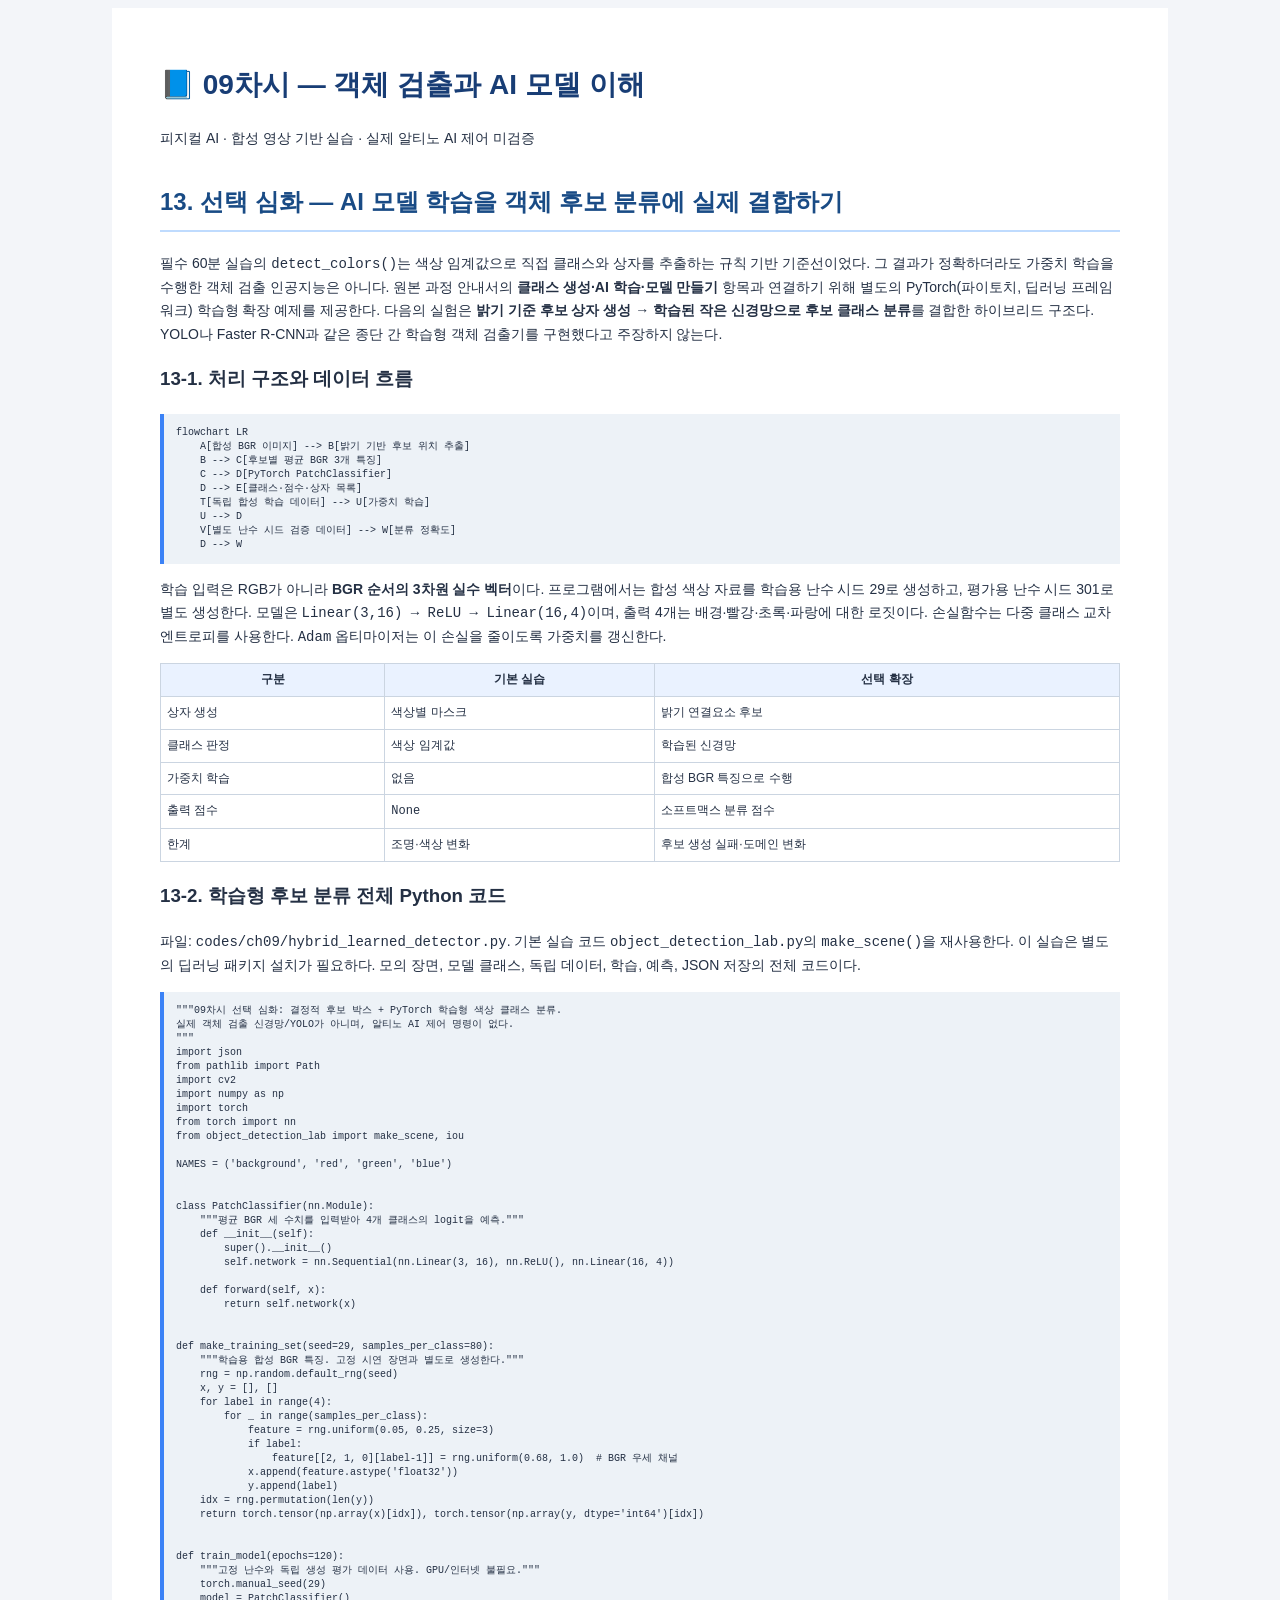
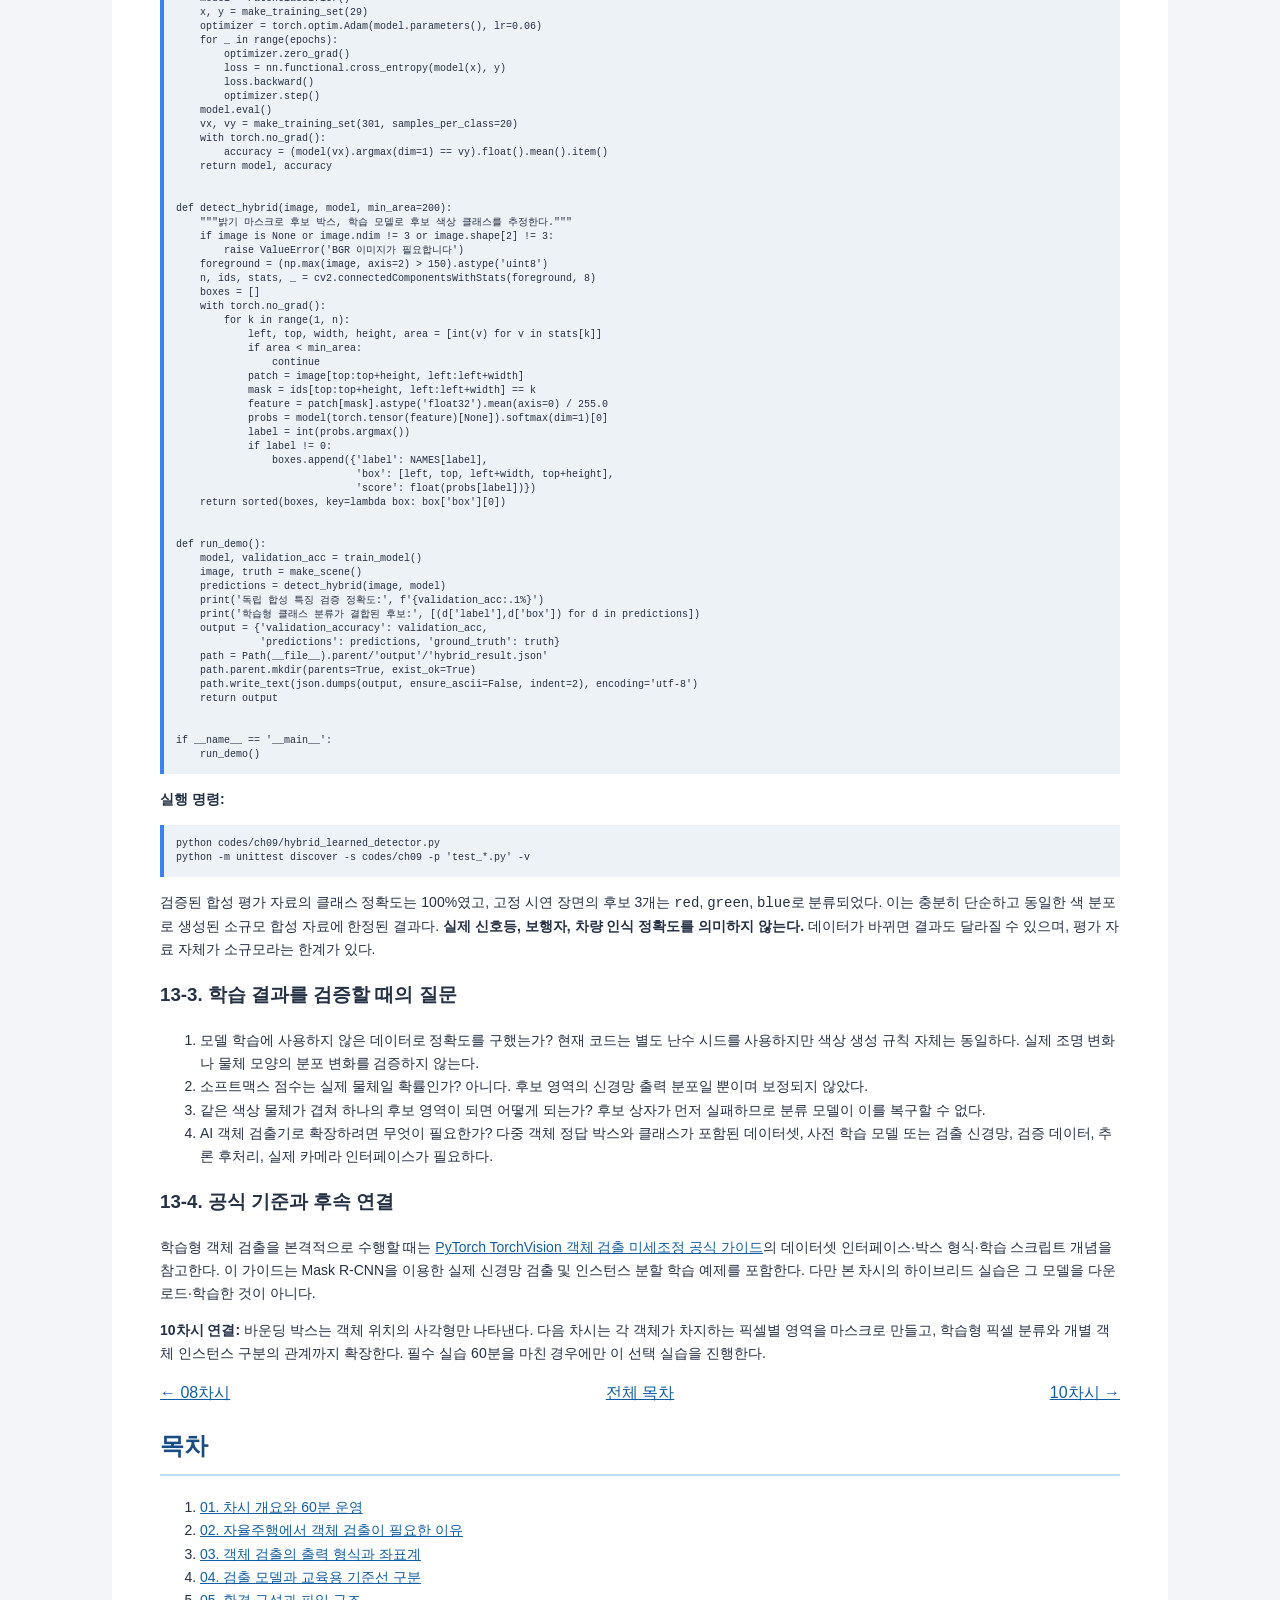
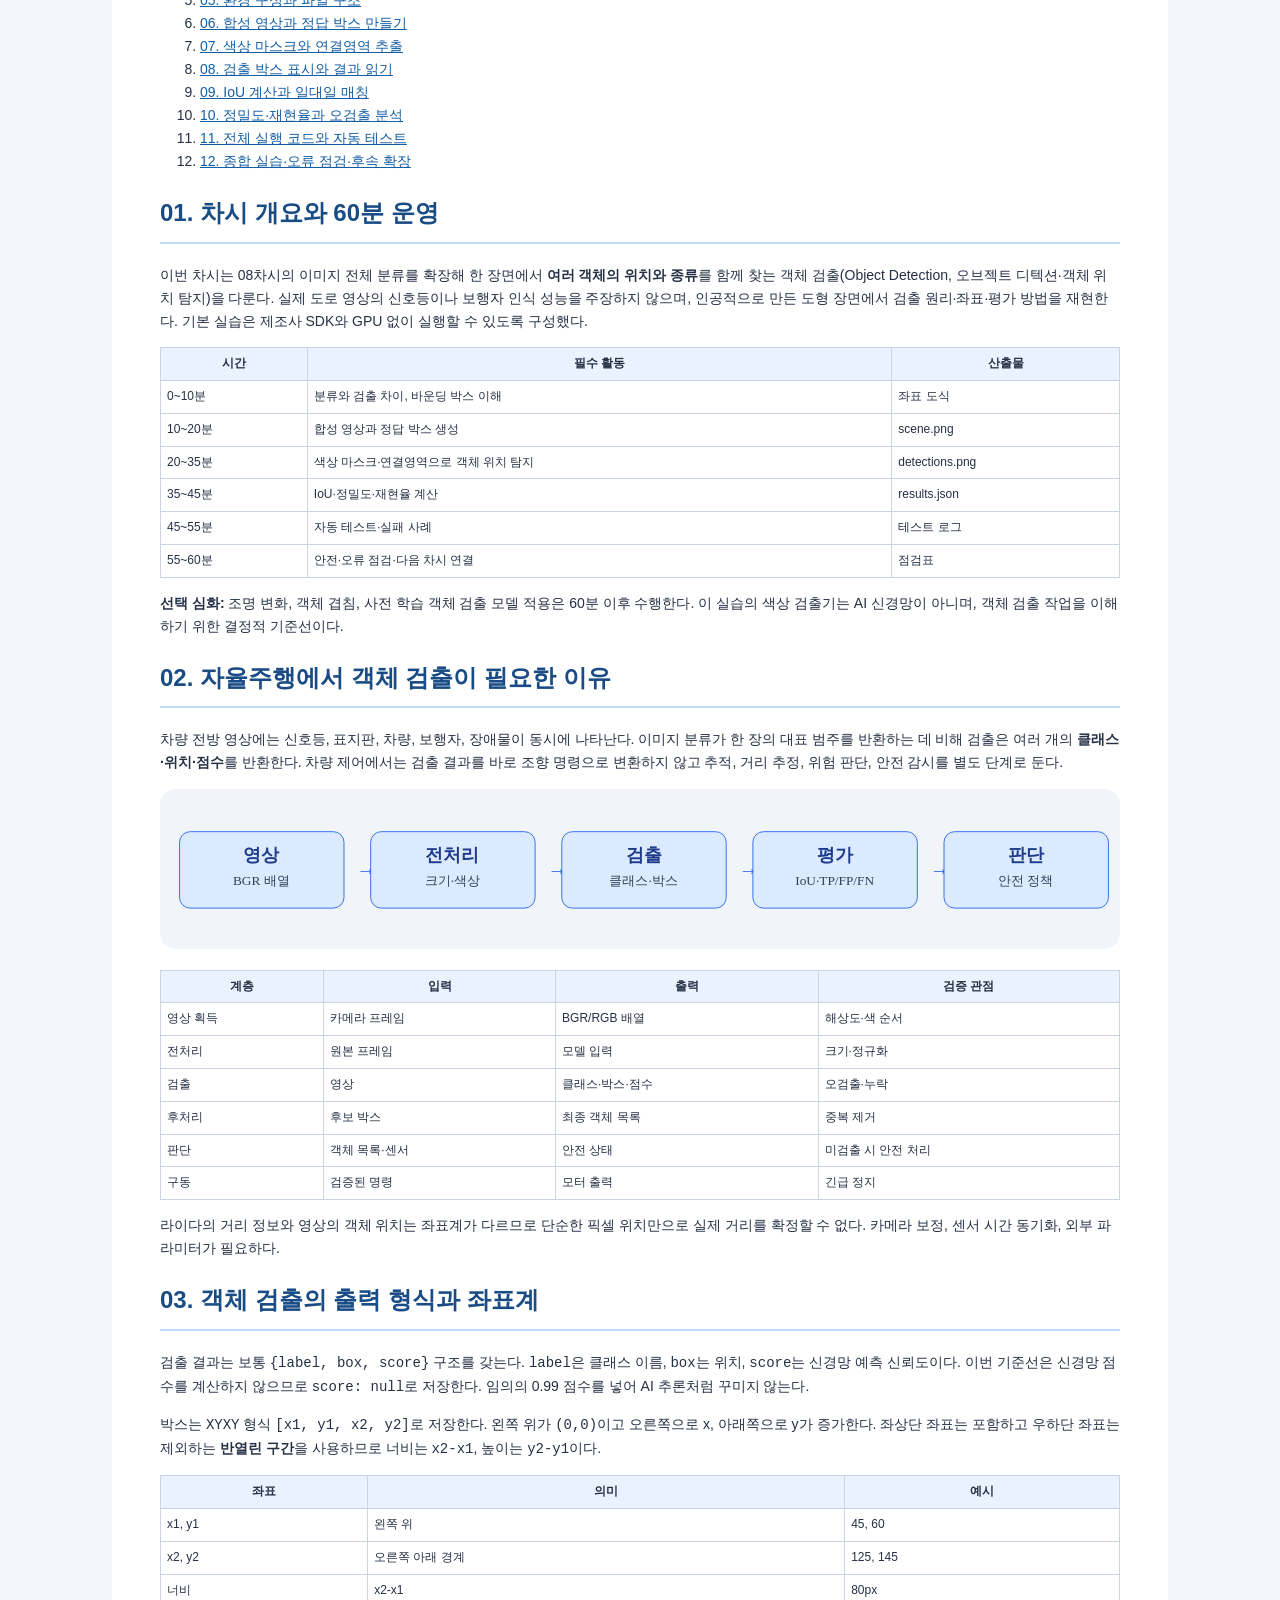
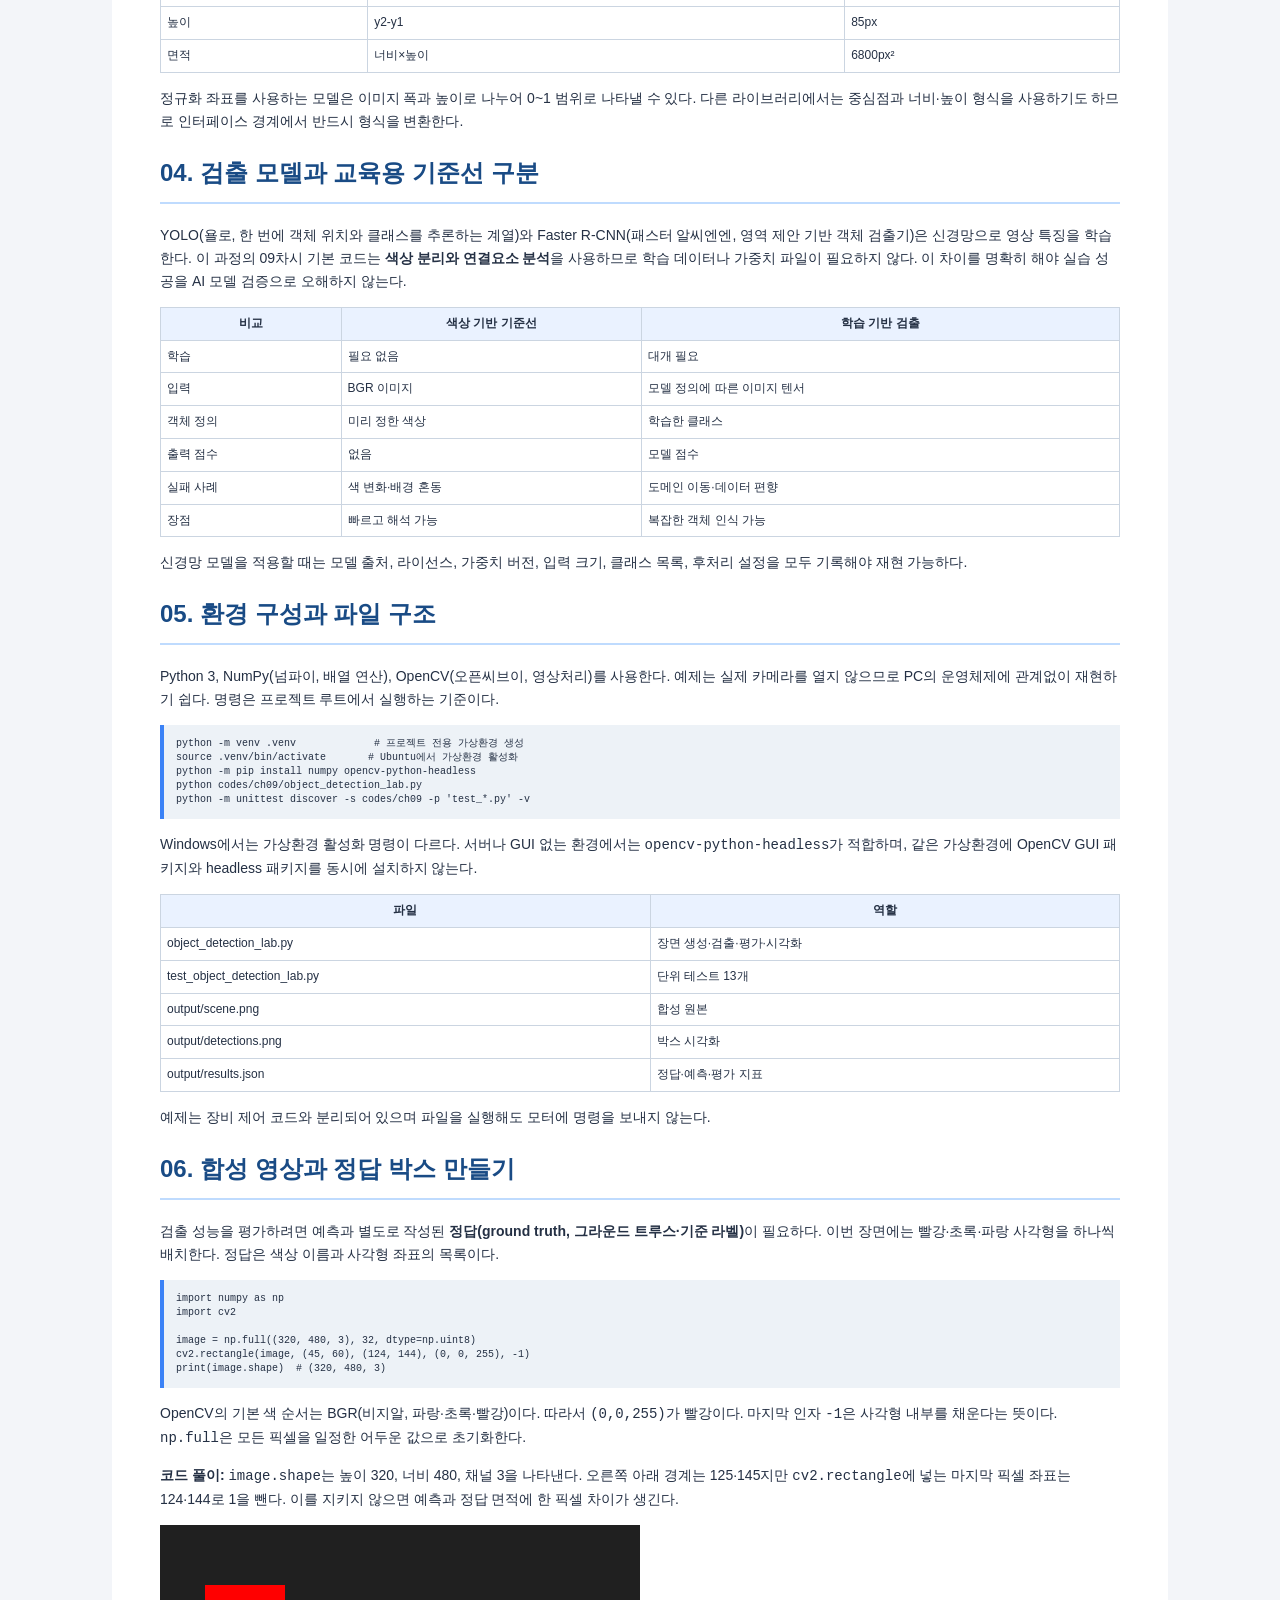
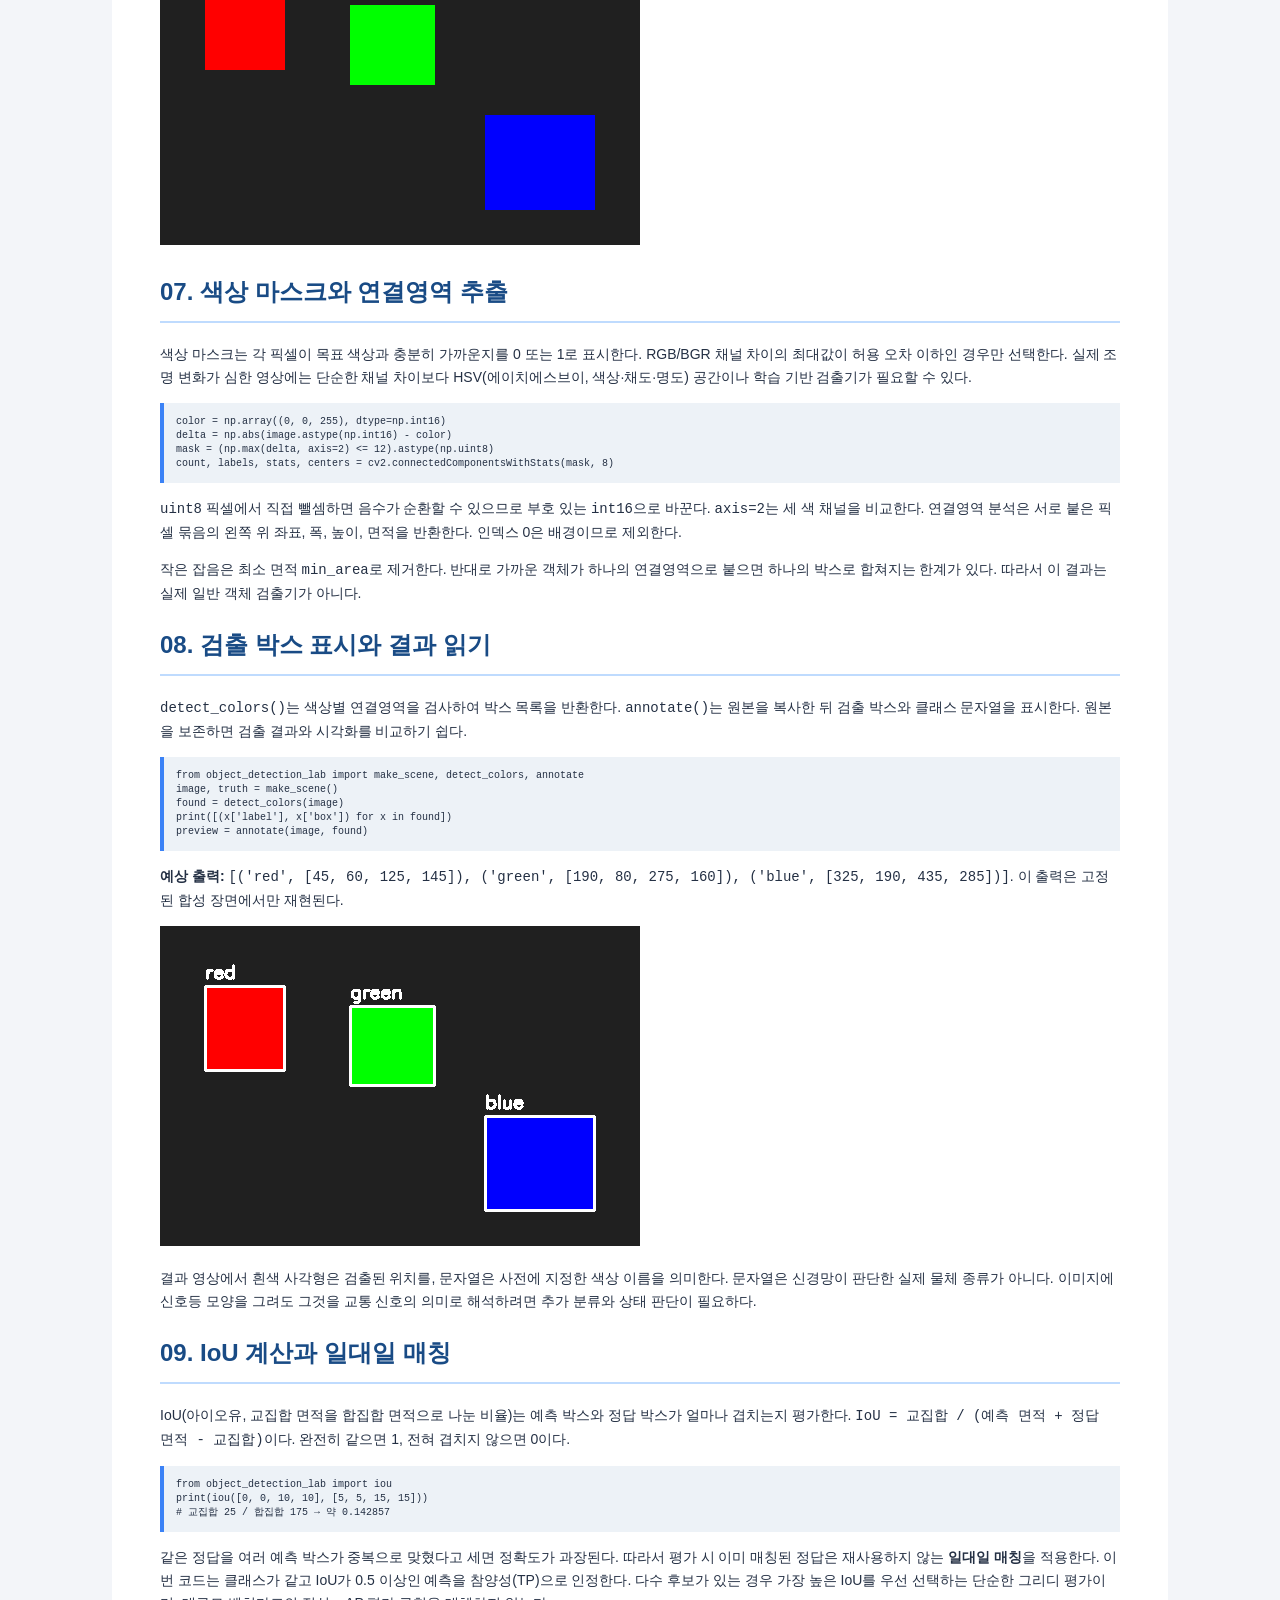
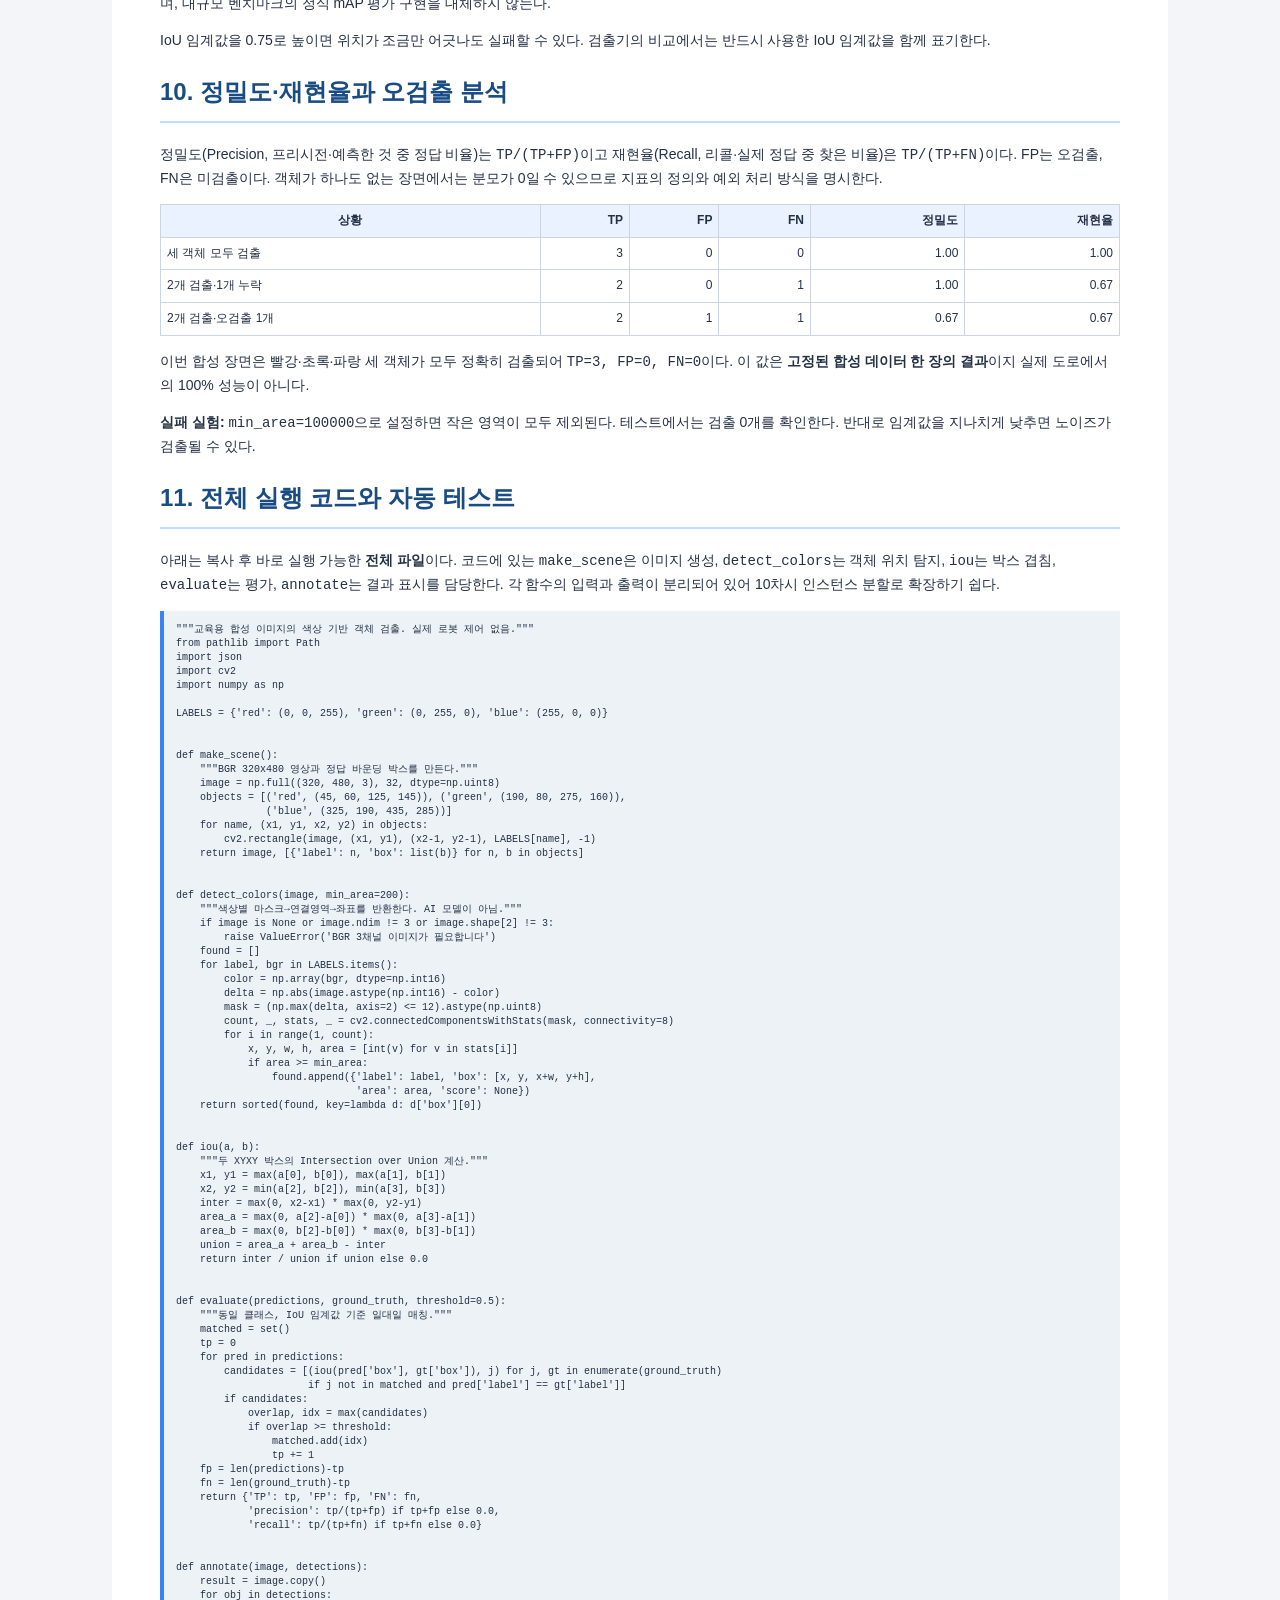
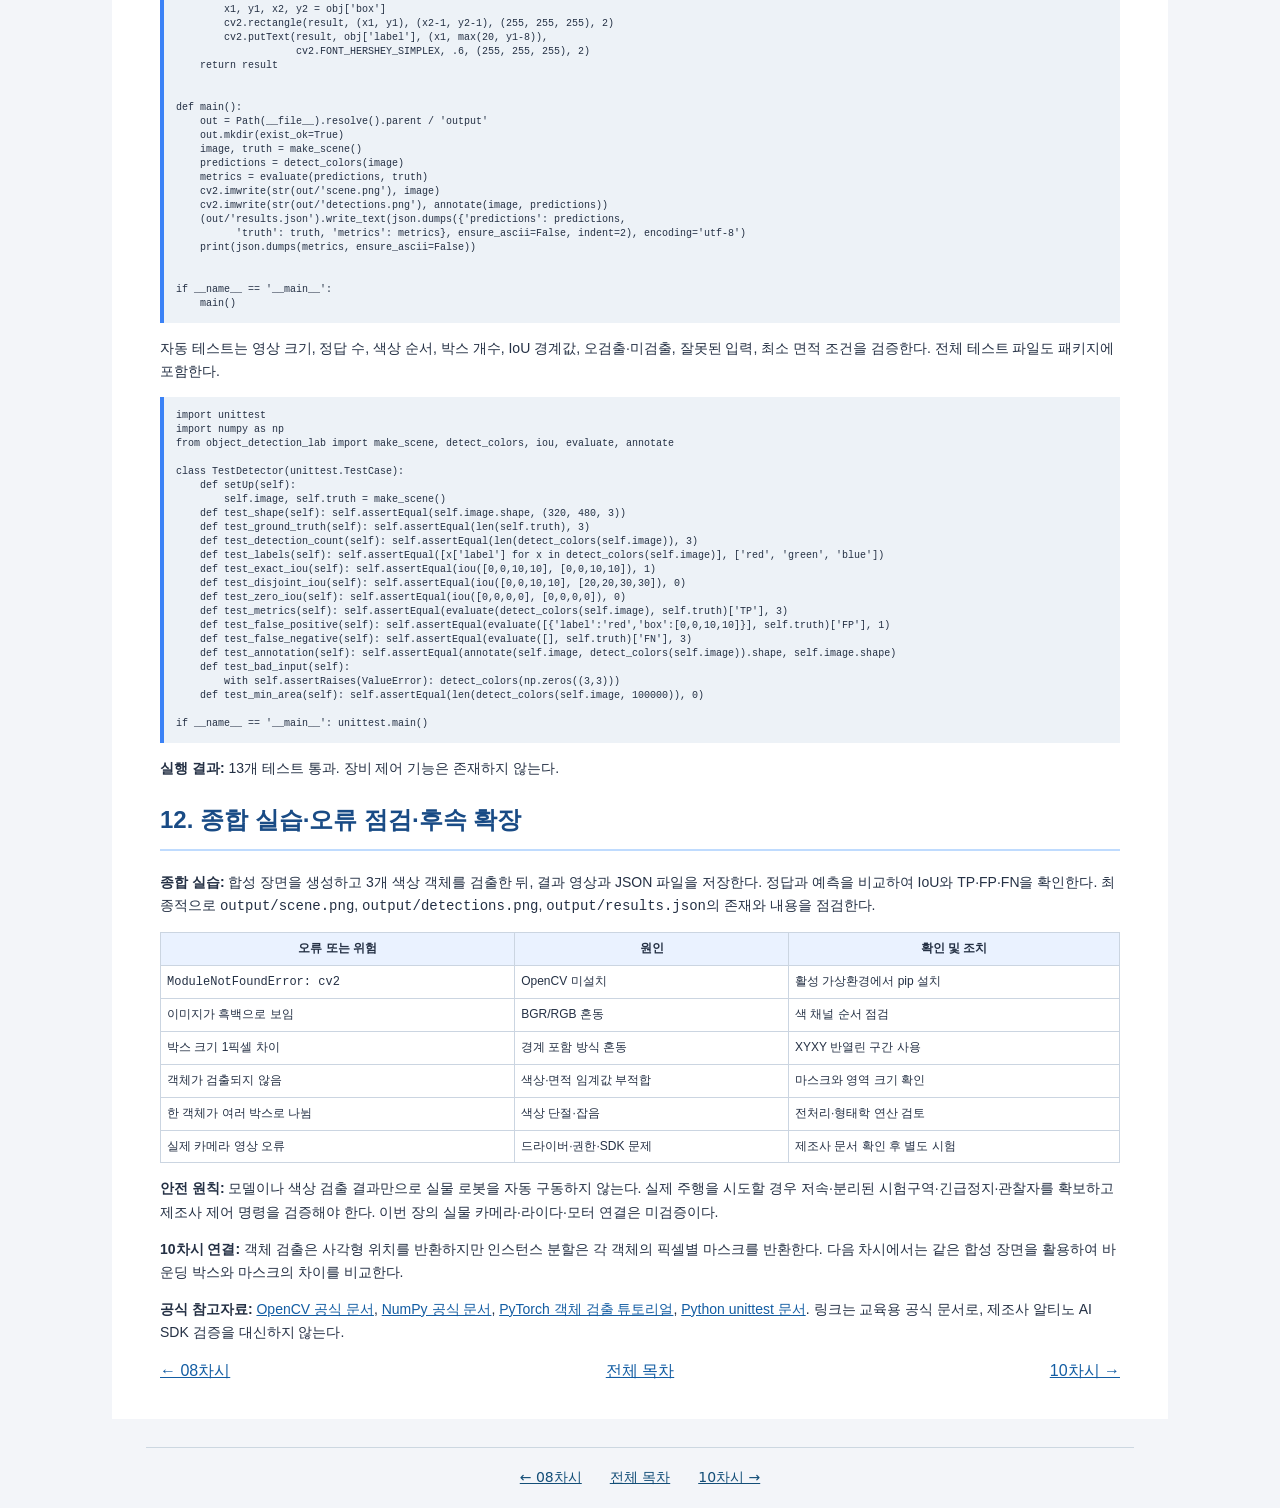
<file: chapters/ch09.html>
<!DOCTYPE html>
<html lang="ko"><head><meta charset="utf-8"/><meta content="width=device-width,initial-scale=1" name="viewport"/><title>09차시 객체 검출</title><style>@page{size:A4;margin:17mm 16mm}body{font-family:"Noto Sans CJK KR","Noto Sans",sans-serif;color:#243044;background:#f3f5f9;line-height:1.65}main{max-width:960px;margin:auto;background:white;padding:35px 48px}h1{color:#183d75;font-size:28px}h2{color:#194b85;border-bottom:2px solid #bfdbfe;padding-bottom:9px}p,li{font-size:14px}table{border-collapse:collapse;width:100%;font-size:12px}td,th{border:1px solid #cbd5e1;padding:6px;vertical-align:top}th{background:#eaf2ff}pre{white-space:pre-wrap;overflow-wrap:anywhere;background:#edf2f7;border-left:4px solid #3b82f6;padding:12px;font-size:10px;line-height:1.4}code{font-family:monospace}img{max-width:100%;height:auto}a{color:#135da3}.page{break-before:page;page-break-before:always}.nav{display:flex;justify-content:space-between}@media print{body{background:white}main{padding:0;max-width:none}.page{break-before:page}a{color:#1e40af}pre{font-size:9px}h2{break-after:avoid}}</style><style>.audit-chapter-nav{display:flex;flex-wrap:wrap;gap:12px;justify-content:center;margin:2em auto;padding:14px;border-top:1px solid #ccd7e1;max-width:960px;font:500 14px/1.5 system-ui,sans-serif}.audit-chapter-nav a{color:#134e78;text-decoration:underline;padding:5px 8px}.audit-note,.verified-supplement{max-width:100%;margin-top:2em} .verified-supplement pre,.audit-note pre{white-space:pre-wrap;word-break:break-word} @media print {.audit-chapter-nav {display:none!important} .verified-supplement pre,.audit-note pre{white-space:pre-wrap;overflow-wrap:anywhere}}</style></head><body><main><h1>📘 09차시 — 객체 검출과 AI 모델 이해</h1><p>피지컬 AI · 합성 영상 기반 실습 · 실제 알티노 AI 제어 미검증</p><section class="verified-supplement" id="ch09-supplement">
<h2>13. 선택 심화 — AI 모델 학습을 객체 후보 분류에 실제 결합하기</h2>
<p>필수 60분 실습의 <code>detect_colors()</code>는 색상 임계값으로 직접 클래스와 상자를 추출하는 규칙 기반 기준선이었다. 그 결과가 정확하더라도 가중치 학습을 수행한 객체 검출 인공지능은 아니다. 원본 과정 안내서의 <strong>클래스 생성·AI 학습·모델 만들기</strong> 항목과 연결하기 위해 별도의 PyTorch(파이토치, 딥러닝 프레임워크) 학습형 확장 예제를 제공한다. 다음의 실험은 <strong>밝기 기준 후보 상자 생성 → 학습된 작은 신경망으로 후보 클래스 분류</strong>를 결합한 하이브리드 구조다. YOLO나 Faster R-CNN과 같은 종단 간 학습형 객체 검출기를 구현했다고 주장하지 않는다.</p>
<h3>13-1. 처리 구조와 데이터 흐름</h3>
<pre><code class="language-mermaid">flowchart LR
    A[합성 BGR 이미지] --&gt; B[밝기 기반 후보 위치 추출]
    B --&gt; C[후보별 평균 BGR 3개 특징]
    C --&gt; D[PyTorch PatchClassifier]
    D --&gt; E[클래스·점수·상자 목록]
    T[독립 합성 학습 데이터] --&gt; U[가중치 학습]
    U --&gt; D
    V[별도 난수 시드 검증 데이터] --&gt; W[분류 정확도]
    D --&gt; W
</code></pre>
<p>학습 입력은 RGB가 아니라 <strong>BGR 순서의 3차원 실수 벡터</strong>이다. 프로그램에서는 합성 색상 자료를 학습용 난수 시드 29로 생성하고, 평가용 난수 시드 301로 별도 생성한다. 모델은 <code>Linear(3,16) → ReLU → Linear(16,4)</code>이며, 출력 4개는 배경·빨강·초록·파랑에 대한 로짓이다. 손실함수는 다중 클래스 교차 엔트로피를 사용한다. <code>Adam</code> 옵티마이저는 이 손실을 줄이도록 가중치를 갱신한다.</p>
<table>
<thead>
<tr>
<th>구분</th>
<th>기본 실습</th>
<th>선택 확장</th>
</tr>
</thead>
<tbody>
<tr>
<td>상자 생성</td>
<td>색상별 마스크</td>
<td>밝기 연결요소 후보</td>
</tr>
<tr>
<td>클래스 판정</td>
<td>색상 임계값</td>
<td>학습된 신경망</td>
</tr>
<tr>
<td>가중치 학습</td>
<td>없음</td>
<td>합성 BGR 특징으로 수행</td>
</tr>
<tr>
<td>출력 점수</td>
<td><code>None</code></td>
<td>소프트맥스 분류 점수</td>
</tr>
<tr>
<td>한계</td>
<td>조명·색상 변화</td>
<td>후보 생성 실패·도메인 변화</td>
</tr>
</tbody>
</table>
<h3>13-2. 학습형 후보 분류 전체 Python 코드</h3>
<p>파일: <code>codes/ch09/hybrid_learned_detector.py</code>. 기본 실습 코드 <code>object_detection_lab.py</code>의 <code>make_scene()</code>을 재사용한다. 이 실습은 별도의 딥러닝 패키지 설치가 필요하다. 모의 장면, 모델 클래스, 독립 데이터, 학습, 예측, JSON 저장의 전체 코드이다.</p>
<pre><code class="language-python">"""09차시 선택 심화: 결정적 후보 박스 + PyTorch 학습형 색상 클래스 분류.
실제 객체 검출 신경망/YOLO가 아니며, 알티노 AI 제어 명령이 없다.
"""
import json
from pathlib import Path
import cv2
import numpy as np
import torch
from torch import nn
from object_detection_lab import make_scene, iou

NAMES = ('background', 'red', 'green', 'blue')


class PatchClassifier(nn.Module):
    """평균 BGR 세 수치를 입력받아 4개 클래스의 logit을 예측."""
    def __init__(self):
        super().__init__()
        self.network = nn.Sequential(nn.Linear(3, 16), nn.ReLU(), nn.Linear(16, 4))

    def forward(self, x):
        return self.network(x)


def make_training_set(seed=29, samples_per_class=80):
    """학습용 합성 BGR 특징. 고정 시연 장면과 별도로 생성한다."""
    rng = np.random.default_rng(seed)
    x, y = [], []
    for label in range(4):
        for _ in range(samples_per_class):
            feature = rng.uniform(0.05, 0.25, size=3)
            if label:
                feature[[2, 1, 0][label-1]] = rng.uniform(0.68, 1.0)  # BGR 우세 채널
            x.append(feature.astype('float32'))
            y.append(label)
    idx = rng.permutation(len(y))
    return torch.tensor(np.array(x)[idx]), torch.tensor(np.array(y, dtype='int64')[idx])


def train_model(epochs=120):
    """고정 난수와 독립 생성 평가 데이터 사용. GPU/인터넷 불필요."""
    torch.manual_seed(29)
    model = PatchClassifier()
    x, y = make_training_set(29)
    optimizer = torch.optim.Adam(model.parameters(), lr=0.06)
    for _ in range(epochs):
        optimizer.zero_grad()
        loss = nn.functional.cross_entropy(model(x), y)
        loss.backward()
        optimizer.step()
    model.eval()
    vx, vy = make_training_set(301, samples_per_class=20)
    with torch.no_grad():
        accuracy = (model(vx).argmax(dim=1) == vy).float().mean().item()
    return model, accuracy


def detect_hybrid(image, model, min_area=200):
    """밝기 마스크로 후보 박스, 학습 모델로 후보 색상 클래스를 추정한다."""
    if image is None or image.ndim != 3 or image.shape[2] != 3:
        raise ValueError('BGR 이미지가 필요합니다')
    foreground = (np.max(image, axis=2) &gt; 150).astype('uint8')
    n, ids, stats, _ = cv2.connectedComponentsWithStats(foreground, 8)
    boxes = []
    with torch.no_grad():
        for k in range(1, n):
            left, top, width, height, area = [int(v) for v in stats[k]]
            if area &lt; min_area:
                continue
            patch = image[top:top+height, left:left+width]
            mask = ids[top:top+height, left:left+width] == k
            feature = patch[mask].astype('float32').mean(axis=0) / 255.0
            probs = model(torch.tensor(feature)[None]).softmax(dim=1)[0]
            label = int(probs.argmax())
            if label != 0:
                boxes.append({'label': NAMES[label],
                              'box': [left, top, left+width, top+height],
                              'score': float(probs[label])})
    return sorted(boxes, key=lambda box: box['box'][0])


def run_demo():
    model, validation_acc = train_model()
    image, truth = make_scene()
    predictions = detect_hybrid(image, model)
    print('독립 합성 특징 검증 정확도:', f'{validation_acc:.1%}')
    print('학습형 클래스 분류가 결합된 후보:', [(d['label'],d['box']) for d in predictions])
    output = {'validation_accuracy': validation_acc,
              'predictions': predictions, 'ground_truth': truth}
    path = Path(__file__).parent/'output'/'hybrid_result.json'
    path.parent.mkdir(parents=True, exist_ok=True)
    path.write_text(json.dumps(output, ensure_ascii=False, indent=2), encoding='utf-8')
    return output


if __name__ == '__main__':
    run_demo()
</code></pre>
<p><strong>실행 명령:</strong></p>
<pre><code class="language-bash">python codes/ch09/hybrid_learned_detector.py
python -m unittest discover -s codes/ch09 -p 'test_*.py' -v
</code></pre>
<p>검증된 합성 평가 자료의 클래스 정확도는 100%였고, 고정 시연 장면의 후보 3개는 <code>red</code>, <code>green</code>, <code>blue</code>로 분류되었다. 이는 충분히 단순하고 동일한 색 분포로 생성된 소규모 합성 자료에 한정된 결과다. <strong>실제 신호등, 보행자, 차량 인식 정확도를 의미하지 않는다.</strong> 데이터가 바뀌면 결과도 달라질 수 있으며, 평가 자료 자체가 소규모라는 한계가 있다.</p>
<h3>13-3. 학습 결과를 검증할 때의 질문</h3>
<ol>
<li>모델 학습에 사용하지 않은 데이터로 정확도를 구했는가? 현재 코드는 별도 난수 시드를 사용하지만 색상 생성 규칙 자체는 동일하다. 실제 조명 변화나 물체 모양의 분포 변화를 검증하지 않는다.</li>
<li>소프트맥스 점수는 실제 물체일 확률인가? 아니다. 후보 영역의 신경망 출력 분포일 뿐이며 보정되지 않았다.</li>
<li>같은 색상 물체가 겹쳐 하나의 후보 영역이 되면 어떻게 되는가? 후보 상자가 먼저 실패하므로 분류 모델이 이를 복구할 수 없다.</li>
<li>AI 객체 검출기로 확장하려면 무엇이 필요한가? 다중 객체 정답 박스와 클래스가 포함된 데이터셋, 사전 학습 모델 또는 검출 신경망, 검증 데이터, 추론 후처리, 실제 카메라 인터페이스가 필요하다.</li>
</ol>
<h3>13-4. 공식 기준과 후속 연결</h3>
<p>학습형 객체 검출을 본격적으로 수행할 때는 <a href="https://docs.pytorch.org/tutorials/intermediate/torchvision_tutorial.html">PyTorch TorchVision 객체 검출 미세조정 공식 가이드</a>의 데이터셋 인터페이스·박스 형식·학습 스크립트 개념을 참고한다. 이 가이드는 Mask R-CNN을 이용한 실제 신경망 검출 및 인스턴스 분할 학습 예제를 포함한다. 다만 본 차시의 하이브리드 실습은 그 모델을 다운로드·학습한 것이 아니다.</p>
<p><strong>10차시 연결:</strong> 바운딩 박스는 객체 위치의 사각형만 나타낸다. 다음 차시는 각 객체가 차지하는 픽셀별 영역을 마스크로 만들고, 학습형 픽셀 분류와 개별 객체 인스턴스 구분의 관계까지 확장한다. 필수 실습 60분을 마친 경우에만 이 선택 실습을 진행한다.</p>
</section>
<nav class="nav"><a href="ch08.html">← 08차시</a><a href="../index.html">전체 목차</a><a href="ch10.html">10차시 →</a></nav><h2>목차</h2><ol><li><a href="#sec1">01. 차시 개요와 60분 운영</a></li><li><a href="#sec2">02. 자율주행에서 객체 검출이 필요한 이유</a></li><li><a href="#sec3">03. 객체 검출의 출력 형식과 좌표계</a></li><li><a href="#sec4">04. 검출 모델과 교육용 기준선 구분</a></li><li><a href="#sec5">05. 환경 구성과 파일 구조</a></li><li><a href="#sec6">06. 합성 영상과 정답 박스 만들기</a></li><li><a href="#sec7">07. 색상 마스크와 연결영역 추출</a></li><li><a href="#sec8">08. 검출 박스 표시와 결과 읽기</a></li><li><a href="#sec9">09. IoU 계산과 일대일 매칭</a></li><li><a href="#sec10">10. 정밀도·재현율과 오검출 분석</a></li><li><a href="#sec11">11. 전체 실행 코드와 자동 테스트</a></li><li><a href="#sec12">12. 종합 실습·오류 점검·후속 확장</a></li></ol><section class="page" id="sec1"><h2>01. 차시 개요와 60분 운영</h2>
<p>이번 차시는 08차시의 이미지 전체 분류를 확장해 한 장면에서 <strong>여러 객체의 위치와 종류</strong>를 함께 찾는 객체 검출(Object Detection, 오브젝트 디텍션·객체 위치 탐지)을 다룬다. 실제 도로 영상의 신호등이나 보행자 인식 성능을 주장하지 않으며, 인공적으로 만든 도형 장면에서 검출 원리·좌표·평가 방법을 재현한다. 기본 실습은 제조사 SDK와 GPU 없이 실행할 수 있도록 구성했다.</p>
<table>
<thead>
<tr>
<th>시간</th>
<th>필수 활동</th>
<th>산출물</th>
</tr>
</thead>
<tbody>
<tr>
<td>0~10분</td>
<td>분류와 검출 차이, 바운딩 박스 이해</td>
<td>좌표 도식</td>
</tr>
<tr>
<td>10~20분</td>
<td>합성 영상과 정답 박스 생성</td>
<td>scene.png</td>
</tr>
<tr>
<td>20~35분</td>
<td>색상 마스크·연결영역으로 객체 위치 탐지</td>
<td>detections.png</td>
</tr>
<tr>
<td>35~45분</td>
<td>IoU·정밀도·재현율 계산</td>
<td>results.json</td>
</tr>
<tr>
<td>45~55분</td>
<td>자동 테스트·실패 사례</td>
<td>테스트 로그</td>
</tr>
<tr>
<td>55~60분</td>
<td>안전·오류 점검·다음 차시 연결</td>
<td>점검표</td>
</tr>
</tbody>
</table>
<p><strong>선택 심화:</strong> 조명 변화, 객체 겹침, 사전 학습 객체 검출 모델 적용은 60분 이후 수행한다. 이 실습의 색상 검출기는 AI 신경망이 아니며, 객체 검출 작업을 이해하기 위한 결정적 기준선이다.</p>
</section><section class="page" id="sec2"><h2>02. 자율주행에서 객체 검출이 필요한 이유</h2>
<p>차량 전방 영상에는 신호등, 표지판, 차량, 보행자, 장애물이 동시에 나타난다. 이미지 분류가 한 장의 대표 범주를 반환하는 데 비해 검출은 여러 개의 <strong>클래스·위치·점수</strong>를 반환한다. 차량 제어에서는 검출 결과를 바로 조향 명령으로 변환하지 않고 추적, 거리 추정, 위험 판단, 안전 감시를 별도 단계로 둔다.</p>
<p><img alt="검출 처리 흐름" src="../assets/svg/ch09_pipeline.svg"/></p>
<table>
<thead>
<tr>
<th>계층</th>
<th>입력</th>
<th>출력</th>
<th>검증 관점</th>
</tr>
</thead>
<tbody>
<tr>
<td>영상 획득</td>
<td>카메라 프레임</td>
<td>BGR/RGB 배열</td>
<td>해상도·색 순서</td>
</tr>
<tr>
<td>전처리</td>
<td>원본 프레임</td>
<td>모델 입력</td>
<td>크기·정규화</td>
</tr>
<tr>
<td>검출</td>
<td>영상</td>
<td>클래스·박스·점수</td>
<td>오검출·누락</td>
</tr>
<tr>
<td>후처리</td>
<td>후보 박스</td>
<td>최종 객체 목록</td>
<td>중복 제거</td>
</tr>
<tr>
<td>판단</td>
<td>객체 목록·센서</td>
<td>안전 상태</td>
<td>미검출 시 안전 처리</td>
</tr>
<tr>
<td>구동</td>
<td>검증된 명령</td>
<td>모터 출력</td>
<td>긴급 정지</td>
</tr>
</tbody>
</table>
<p>라이다의 거리 정보와 영상의 객체 위치는 좌표계가 다르므로 단순한 픽셀 위치만으로 실제 거리를 확정할 수 없다. 카메라 보정, 센서 시간 동기화, 외부 파라미터가 필요하다.</p>
</section><section class="page" id="sec3"><h2>03. 객체 검출의 출력 형식과 좌표계</h2>
<p>검출 결과는 보통 <code>{label, box, score}</code> 구조를 갖는다. <code>label</code>은 클래스 이름, <code>box</code>는 위치, <code>score</code>는 신경망 예측 신뢰도이다. 이번 기준선은 신경망 점수를 계산하지 않으므로 <code>score: null</code>로 저장한다. 임의의 0.99 점수를 넣어 AI 추론처럼 꾸미지 않는다.</p>
<p>박스는 <code>XYXY</code> 형식 <code>[x1, y1, x2, y2]</code>로 저장한다. 왼쪽 위가 <code>(0,0)</code>이고 오른쪽으로 x, 아래쪽으로 y가 증가한다. 좌상단 좌표는 포함하고 우하단 좌표는 제외하는 <strong>반열린 구간</strong>을 사용하므로 너비는 <code>x2-x1</code>, 높이는 <code>y2-y1</code>이다.</p>
<table>
<thead>
<tr>
<th>좌표</th>
<th>의미</th>
<th>예시</th>
</tr>
</thead>
<tbody>
<tr>
<td>x1, y1</td>
<td>왼쪽 위</td>
<td>45, 60</td>
</tr>
<tr>
<td>x2, y2</td>
<td>오른쪽 아래 경계</td>
<td>125, 145</td>
</tr>
<tr>
<td>너비</td>
<td>x2-x1</td>
<td>80px</td>
</tr>
<tr>
<td>높이</td>
<td>y2-y1</td>
<td>85px</td>
</tr>
<tr>
<td>면적</td>
<td>너비×높이</td>
<td>6800px²</td>
</tr>
</tbody>
</table>
<p>정규화 좌표를 사용하는 모델은 이미지 폭과 높이로 나누어 0~1 범위로 나타낼 수 있다. 다른 라이브러리에서는 중심점과 너비·높이 형식을 사용하기도 하므로 인터페이스 경계에서 반드시 형식을 변환한다.</p>
</section><section class="page" id="sec4"><h2>04. 검출 모델과 교육용 기준선 구분</h2>
<p>YOLO(욜로, 한 번에 객체 위치와 클래스를 추론하는 계열)와 Faster R-CNN(패스터 알씨엔엔, 영역 제안 기반 객체 검출기)은 신경망으로 영상 특징을 학습한다. 이 과정의 09차시 기본 코드는 <strong>색상 분리와 연결요소 분석</strong>을 사용하므로 학습 데이터나 가중치 파일이 필요하지 않다. 이 차이를 명확히 해야 실습 성공을 AI 모델 검증으로 오해하지 않는다.</p>
<table>
<thead>
<tr>
<th>비교</th>
<th>색상 기반 기준선</th>
<th>학습 기반 검출</th>
</tr>
</thead>
<tbody>
<tr>
<td>학습</td>
<td>필요 없음</td>
<td>대개 필요</td>
</tr>
<tr>
<td>입력</td>
<td>BGR 이미지</td>
<td>모델 정의에 따른 이미지 텐서</td>
</tr>
<tr>
<td>객체 정의</td>
<td>미리 정한 색상</td>
<td>학습한 클래스</td>
</tr>
<tr>
<td>출력 점수</td>
<td>없음</td>
<td>모델 점수</td>
</tr>
<tr>
<td>실패 사례</td>
<td>색 변화·배경 혼동</td>
<td>도메인 이동·데이터 편향</td>
</tr>
<tr>
<td>장점</td>
<td>빠르고 해석 가능</td>
<td>복잡한 객체 인식 가능</td>
</tr>
</tbody>
</table>
<p>신경망 모델을 적용할 때는 모델 출처, 라이선스, 가중치 버전, 입력 크기, 클래스 목록, 후처리 설정을 모두 기록해야 재현 가능하다.</p>
</section><section class="page" id="sec5"><h2>05. 환경 구성과 파일 구조</h2>
<p>Python 3, NumPy(넘파이, 배열 연산), OpenCV(오픈씨브이, 영상처리)를 사용한다. 예제는 실제 카메라를 열지 않으므로 PC의 운영체제에 관계없이 재현하기 쉽다. 명령은 프로젝트 루트에서 실행하는 기준이다.</p>
<pre><code class="language-bash">python -m venv .venv             # 프로젝트 전용 가상환경 생성
source .venv/bin/activate       # Ubuntu에서 가상환경 활성화
python -m pip install numpy opencv-python-headless
python codes/ch09/object_detection_lab.py
python -m unittest discover -s codes/ch09 -p 'test_*.py' -v
</code></pre>
<p>Windows에서는 가상환경 활성화 명령이 다르다. 서버나 GUI 없는 환경에서는 <code>opencv-python-headless</code>가 적합하며, 같은 가상환경에 OpenCV GUI 패키지와 headless 패키지를 동시에 설치하지 않는다.</p>
<table>
<thead>
<tr>
<th>파일</th>
<th>역할</th>
</tr>
</thead>
<tbody>
<tr>
<td>object_detection_lab.py</td>
<td>장면 생성·검출·평가·시각화</td>
</tr>
<tr>
<td>test_object_detection_lab.py</td>
<td>단위 테스트 13개</td>
</tr>
<tr>
<td>output/scene.png</td>
<td>합성 원본</td>
</tr>
<tr>
<td>output/detections.png</td>
<td>박스 시각화</td>
</tr>
<tr>
<td>output/results.json</td>
<td>정답·예측·평가 지표</td>
</tr>
</tbody>
</table>
<p>예제는 장비 제어 코드와 분리되어 있으며 파일을 실행해도 모터에 명령을 보내지 않는다.</p>
</section><section class="page" id="sec6"><h2>06. 합성 영상과 정답 박스 만들기</h2>
<p>검출 성능을 평가하려면 예측과 별도로 작성된 <strong>정답(ground truth, 그라운드 트루스·기준 라벨)</strong>이 필요하다. 이번 장면에는 빨강·초록·파랑 사각형을 하나씩 배치한다. 정답은 색상 이름과 사각형 좌표의 목록이다.</p>
<pre><code class="language-python">import numpy as np
import cv2

image = np.full((320, 480, 3), 32, dtype=np.uint8)
cv2.rectangle(image, (45, 60), (124, 144), (0, 0, 255), -1)
print(image.shape)  # (320, 480, 3)
</code></pre>
<p>OpenCV의 기본 색 순서는 BGR(비지알, 파랑·초록·빨강)이다. 따라서 <code>(0,0,255)</code>가 빨강이다. 마지막 인자 <code>-1</code>은 사각형 내부를 채운다는 뜻이다. <code>np.full</code>은 모든 픽셀을 일정한 어두운 값으로 초기화한다.</p>
<p><strong>코드 풀이:</strong> <code>image.shape</code>는 높이 320, 너비 480, 채널 3을 나타낸다. 오른쪽 아래 경계는 125·145지만 <code>cv2.rectangle</code>에 넣는 마지막 픽셀 좌표는 124·144로 1을 뺀다. 이를 지키지 않으면 예측과 정답 면적에 한 픽셀 차이가 생긴다.</p>
<p><img alt="합성 원본" src="../codes/ch09/output/scene.png"/></p>
</section><section class="page" id="sec7"><h2>07. 색상 마스크와 연결영역 추출</h2>
<p>색상 마스크는 각 픽셀이 목표 색상과 충분히 가까운지를 0 또는 1로 표시한다. RGB/BGR 채널 차이의 최대값이 허용 오차 이하인 경우만 선택한다. 실제 조명 변화가 심한 영상에는 단순한 채널 차이보다 HSV(에이치에스브이, 색상·채도·명도) 공간이나 학습 기반 검출기가 필요할 수 있다.</p>
<pre><code class="language-python">color = np.array((0, 0, 255), dtype=np.int16)
delta = np.abs(image.astype(np.int16) - color)
mask = (np.max(delta, axis=2) &lt;= 12).astype(np.uint8)
count, labels, stats, centers = cv2.connectedComponentsWithStats(mask, 8)
</code></pre>
<p><code>uint8</code> 픽셀에서 직접 뺄셈하면 음수가 순환할 수 있으므로 부호 있는 <code>int16</code>으로 바꾼다. <code>axis=2</code>는 세 색 채널을 비교한다. 연결영역 분석은 서로 붙은 픽셀 묶음의 왼쪽 위 좌표, 폭, 높이, 면적을 반환한다. 인덱스 0은 배경이므로 제외한다.</p>
<p>작은 잡음은 최소 면적 <code>min_area</code>로 제거한다. 반대로 가까운 객체가 하나의 연결영역으로 붙으면 하나의 박스로 합쳐지는 한계가 있다. 따라서 이 결과는 실제 일반 객체 검출기가 아니다.</p>
</section><section class="page" id="sec8"><h2>08. 검출 박스 표시와 결과 읽기</h2>
<p><code>detect_colors()</code>는 색상별 연결영역을 검사하여 박스 목록을 반환한다. <code>annotate()</code>는 원본을 복사한 뒤 검출 박스와 클래스 문자열을 표시한다. 원본을 보존하면 검출 결과와 시각화를 비교하기 쉽다.</p>
<pre><code class="language-python">from object_detection_lab import make_scene, detect_colors, annotate
image, truth = make_scene()
found = detect_colors(image)
print([(x['label'], x['box']) for x in found])
preview = annotate(image, found)
</code></pre>
<p><strong>예상 출력:</strong> <code>[('red', [45, 60, 125, 145]), ('green', [190, 80, 275, 160]), ('blue', [325, 190, 435, 285])]</code>. 이 출력은 고정된 합성 장면에서만 재현된다.</p>
<p><img alt="검출 결과" src="../codes/ch09/output/detections.png"/></p>
<p>결과 영상에서 흰색 사각형은 검출된 위치를, 문자열은 사전에 지정한 색상 이름을 의미한다. 문자열은 신경망이 판단한 실제 물체 종류가 아니다. 이미지에 신호등 모양을 그려도 그것을 교통 신호의 의미로 해석하려면 추가 분류와 상태 판단이 필요하다.</p>
</section><section class="page" id="sec9"><h2>09. IoU 계산과 일대일 매칭</h2>
<p>IoU(아이오유, 교집합 면적을 합집합 면적으로 나눈 비율)는 예측 박스와 정답 박스가 얼마나 겹치는지 평가한다. <code>IoU = 교집합 / (예측 면적 + 정답 면적 - 교집합)</code>이다. 완전히 같으면 1, 전혀 겹치지 않으면 0이다.</p>
<pre><code class="language-python">from object_detection_lab import iou
print(iou([0, 0, 10, 10], [5, 5, 15, 15]))
# 교집합 25 / 합집합 175 → 약 0.142857
</code></pre>
<p>같은 정답을 여러 예측 박스가 중복으로 맞혔다고 세면 정확도가 과장된다. 따라서 평가 시 이미 매칭된 정답은 재사용하지 않는 <strong>일대일 매칭</strong>을 적용한다. 이번 코드는 클래스가 같고 IoU가 0.5 이상인 예측을 참양성(TP)으로 인정한다. 다수 후보가 있는 경우 가장 높은 IoU를 우선 선택하는 단순한 그리디 평가이며, 대규모 벤치마크의 정식 mAP 평가 구현을 대체하지 않는다.</p>
<p>IoU 임계값을 0.75로 높이면 위치가 조금만 어긋나도 실패할 수 있다. 검출기의 비교에서는 반드시 사용한 IoU 임계값을 함께 표기한다.</p>
</section><section class="page" id="sec10"><h2>10. 정밀도·재현율과 오검출 분석</h2>
<p>정밀도(Precision, 프리시전·예측한 것 중 정답 비율)는 <code>TP/(TP+FP)</code>이고 재현율(Recall, 리콜·실제 정답 중 찾은 비율)은 <code>TP/(TP+FN)</code>이다. FP는 오검출, FN은 미검출이다. 객체가 하나도 없는 장면에서는 분모가 0일 수 있으므로 지표의 정의와 예외 처리 방식을 명시한다.</p>
<table>
<thead>
<tr>
<th>상황</th>
<th style="text-align:right">TP</th>
<th style="text-align:right">FP</th>
<th style="text-align:right">FN</th>
<th style="text-align:right">정밀도</th>
<th style="text-align:right">재현율</th>
</tr>
</thead>
<tbody>
<tr>
<td>세 객체 모두 검출</td>
<td style="text-align:right">3</td>
<td style="text-align:right">0</td>
<td style="text-align:right">0</td>
<td style="text-align:right">1.00</td>
<td style="text-align:right">1.00</td>
</tr>
<tr>
<td>2개 검출·1개 누락</td>
<td style="text-align:right">2</td>
<td style="text-align:right">0</td>
<td style="text-align:right">1</td>
<td style="text-align:right">1.00</td>
<td style="text-align:right">0.67</td>
</tr>
<tr>
<td>2개 검출·오검출 1개</td>
<td style="text-align:right">2</td>
<td style="text-align:right">1</td>
<td style="text-align:right">1</td>
<td style="text-align:right">0.67</td>
<td style="text-align:right">0.67</td>
</tr>
</tbody>
</table>
<p>이번 합성 장면은 빨강·초록·파랑 세 객체가 모두 정확히 검출되어 <code>TP=3, FP=0, FN=0</code>이다. 이 값은 <strong>고정된 합성 데이터 한 장의 결과</strong>이지 실제 도로에서의 100% 성능이 아니다.</p>
<p><strong>실패 실험:</strong> <code>min_area=100000</code>으로 설정하면 작은 영역이 모두 제외된다. 테스트에서는 검출 0개를 확인한다. 반대로 임계값을 지나치게 낮추면 노이즈가 검출될 수 있다.</p>
</section><section class="page" id="sec11"><h2>11. 전체 실행 코드와 자동 테스트</h2>
<p>아래는 복사 후 바로 실행 가능한 <strong>전체 파일</strong>이다. 코드에 있는 <code>make_scene</code>은 이미지 생성, <code>detect_colors</code>는 객체 위치 탐지, <code>iou</code>는 박스 겹침, <code>evaluate</code>는 평가, <code>annotate</code>는 결과 표시를 담당한다. 각 함수의 입력과 출력이 분리되어 있어 10차시 인스턴스 분할로 확장하기 쉽다.</p>
<pre><code class="language-python">"""교육용 합성 이미지의 색상 기반 객체 검출. 실제 로봇 제어 없음."""
from pathlib import Path
import json
import cv2
import numpy as np

LABELS = {'red': (0, 0, 255), 'green': (0, 255, 0), 'blue': (255, 0, 0)}


def make_scene():
    """BGR 320x480 영상과 정답 바운딩 박스를 만든다."""
    image = np.full((320, 480, 3), 32, dtype=np.uint8)
    objects = [('red', (45, 60, 125, 145)), ('green', (190, 80, 275, 160)),
               ('blue', (325, 190, 435, 285))]
    for name, (x1, y1, x2, y2) in objects:
        cv2.rectangle(image, (x1, y1), (x2-1, y2-1), LABELS[name], -1)
    return image, [{'label': n, 'box': list(b)} for n, b in objects]


def detect_colors(image, min_area=200):
    """색상별 마스크→연결영역→좌표를 반환한다. AI 모델이 아님."""
    if image is None or image.ndim != 3 or image.shape[2] != 3:
        raise ValueError('BGR 3채널 이미지가 필요합니다')
    found = []
    for label, bgr in LABELS.items():
        color = np.array(bgr, dtype=np.int16)
        delta = np.abs(image.astype(np.int16) - color)
        mask = (np.max(delta, axis=2) &lt;= 12).astype(np.uint8)
        count, _, stats, _ = cv2.connectedComponentsWithStats(mask, connectivity=8)
        for i in range(1, count):
            x, y, w, h, area = [int(v) for v in stats[i]]
            if area &gt;= min_area:
                found.append({'label': label, 'box': [x, y, x+w, y+h],
                              'area': area, 'score': None})
    return sorted(found, key=lambda d: d['box'][0])


def iou(a, b):
    """두 XYXY 박스의 Intersection over Union 계산."""
    x1, y1 = max(a[0], b[0]), max(a[1], b[1])
    x2, y2 = min(a[2], b[2]), min(a[3], b[3])
    inter = max(0, x2-x1) * max(0, y2-y1)
    area_a = max(0, a[2]-a[0]) * max(0, a[3]-a[1])
    area_b = max(0, b[2]-b[0]) * max(0, b[3]-b[1])
    union = area_a + area_b - inter
    return inter / union if union else 0.0


def evaluate(predictions, ground_truth, threshold=0.5):
    """동일 클래스, IoU 임계값 기준 일대일 매칭."""
    matched = set()
    tp = 0
    for pred in predictions:
        candidates = [(iou(pred['box'], gt['box']), j) for j, gt in enumerate(ground_truth)
                      if j not in matched and pred['label'] == gt['label']]
        if candidates:
            overlap, idx = max(candidates)
            if overlap &gt;= threshold:
                matched.add(idx)
                tp += 1
    fp = len(predictions)-tp
    fn = len(ground_truth)-tp
    return {'TP': tp, 'FP': fp, 'FN': fn,
            'precision': tp/(tp+fp) if tp+fp else 0.0,
            'recall': tp/(tp+fn) if tp+fn else 0.0}


def annotate(image, detections):
    result = image.copy()
    for obj in detections:
        x1, y1, x2, y2 = obj['box']
        cv2.rectangle(result, (x1, y1), (x2-1, y2-1), (255, 255, 255), 2)
        cv2.putText(result, obj['label'], (x1, max(20, y1-8)),
                    cv2.FONT_HERSHEY_SIMPLEX, .6, (255, 255, 255), 2)
    return result


def main():
    out = Path(__file__).resolve().parent / 'output'
    out.mkdir(exist_ok=True)
    image, truth = make_scene()
    predictions = detect_colors(image)
    metrics = evaluate(predictions, truth)
    cv2.imwrite(str(out/'scene.png'), image)
    cv2.imwrite(str(out/'detections.png'), annotate(image, predictions))
    (out/'results.json').write_text(json.dumps({'predictions': predictions,
          'truth': truth, 'metrics': metrics}, ensure_ascii=False, indent=2), encoding='utf-8')
    print(json.dumps(metrics, ensure_ascii=False))


if __name__ == '__main__':
    main()
</code></pre>
<p>자동 테스트는 영상 크기, 정답 수, 색상 순서, 박스 개수, IoU 경계값, 오검출·미검출, 잘못된 입력, 최소 면적 조건을 검증한다. 전체 테스트 파일도 패키지에 포함한다.</p>
<pre><code class="language-python">import unittest
import numpy as np
from object_detection_lab import make_scene, detect_colors, iou, evaluate, annotate

class TestDetector(unittest.TestCase):
    def setUp(self):
        self.image, self.truth = make_scene()
    def test_shape(self): self.assertEqual(self.image.shape, (320, 480, 3))
    def test_ground_truth(self): self.assertEqual(len(self.truth), 3)
    def test_detection_count(self): self.assertEqual(len(detect_colors(self.image)), 3)
    def test_labels(self): self.assertEqual([x['label'] for x in detect_colors(self.image)], ['red', 'green', 'blue'])
    def test_exact_iou(self): self.assertEqual(iou([0,0,10,10], [0,0,10,10]), 1)
    def test_disjoint_iou(self): self.assertEqual(iou([0,0,10,10], [20,20,30,30]), 0)
    def test_zero_iou(self): self.assertEqual(iou([0,0,0,0], [0,0,0,0]), 0)
    def test_metrics(self): self.assertEqual(evaluate(detect_colors(self.image), self.truth)['TP'], 3)
    def test_false_positive(self): self.assertEqual(evaluate([{'label':'red','box':[0,0,10,10]}], self.truth)['FP'], 1)
    def test_false_negative(self): self.assertEqual(evaluate([], self.truth)['FN'], 3)
    def test_annotation(self): self.assertEqual(annotate(self.image, detect_colors(self.image)).shape, self.image.shape)
    def test_bad_input(self):
        with self.assertRaises(ValueError): detect_colors(np.zeros((3,3)))
    def test_min_area(self): self.assertEqual(len(detect_colors(self.image, 100000)), 0)

if __name__ == '__main__': unittest.main()
</code></pre>
<p><strong>실행 결과:</strong> 13개 테스트 통과. 장비 제어 기능은 존재하지 않는다.</p>
</section><section class="page" id="sec12"><h2>12. 종합 실습·오류 점검·후속 확장</h2>
<p><strong>종합 실습:</strong> 합성 장면을 생성하고 3개 색상 객체를 검출한 뒤, 결과 영상과 JSON 파일을 저장한다. 정답과 예측을 비교하여 IoU와 TP·FP·FN을 확인한다. 최종적으로 <code>output/scene.png</code>, <code>output/detections.png</code>, <code>output/results.json</code>의 존재와 내용을 점검한다.</p>
<table>
<thead>
<tr>
<th>오류 또는 위험</th>
<th>원인</th>
<th>확인 및 조치</th>
</tr>
</thead>
<tbody>
<tr>
<td><code>ModuleNotFoundError: cv2</code></td>
<td>OpenCV 미설치</td>
<td>활성 가상환경에서 pip 설치</td>
</tr>
<tr>
<td>이미지가 흑백으로 보임</td>
<td>BGR/RGB 혼동</td>
<td>색 채널 순서 점검</td>
</tr>
<tr>
<td>박스 크기 1픽셀 차이</td>
<td>경계 포함 방식 혼동</td>
<td>XYXY 반열린 구간 사용</td>
</tr>
<tr>
<td>객체가 검출되지 않음</td>
<td>색상·면적 임계값 부적합</td>
<td>마스크와 영역 크기 확인</td>
</tr>
<tr>
<td>한 객체가 여러 박스로 나뉨</td>
<td>색상 단절·잡음</td>
<td>전처리·형태학 연산 검토</td>
</tr>
<tr>
<td>실제 카메라 영상 오류</td>
<td>드라이버·권한·SDK 문제</td>
<td>제조사 문서 확인 후 별도 시험</td>
</tr>
</tbody>
</table>
<p><strong>안전 원칙:</strong> 모델이나 색상 검출 결과만으로 실물 로봇을 자동 구동하지 않는다. 실제 주행을 시도할 경우 저속·분리된 시험구역·긴급정지·관찰자를 확보하고 제조사 제어 명령을 검증해야 한다. 이번 장의 실물 카메라·라이다·모터 연결은 미검증이다.</p>
<p><strong>10차시 연결:</strong> 객체 검출은 사각형 위치를 반환하지만 인스턴스 분할은 각 객체의 픽셀별 마스크를 반환한다. 다음 차시에서는 같은 합성 장면을 활용하여 바운딩 박스와 마스크의 차이를 비교한다.</p>
<p><strong>공식 참고자료:</strong> <a href="https://docs.opencv.org/4.x/">OpenCV 공식 문서</a>, <a href="https://numpy.org/doc/stable/">NumPy 공식 문서</a>, <a href="https://docs.pytorch.org/tutorials/intermediate/torchvision_tutorial.html">PyTorch 객체 검출 튜토리얼</a>, <a href="https://docs.python.org/3/library/unittest.html">Python unittest 문서</a>. 링크는 교육용 공식 문서로, 제조사 알티노 AI SDK 검증을 대신하지 않는다.</p>
</section><nav class="nav"><a href="ch08.html">← 08차시</a><a href="../index.html">전체 목차</a><a href="ch10.html">10차시 →</a></nav></main><nav aria-label="차시 이동" class="audit-chapter-nav"><a href="ch08.html">← 08차시</a><a href="../index.html">전체 목차</a><a href="ch10.html">10차시 →</a></nav></body></html>
</file>
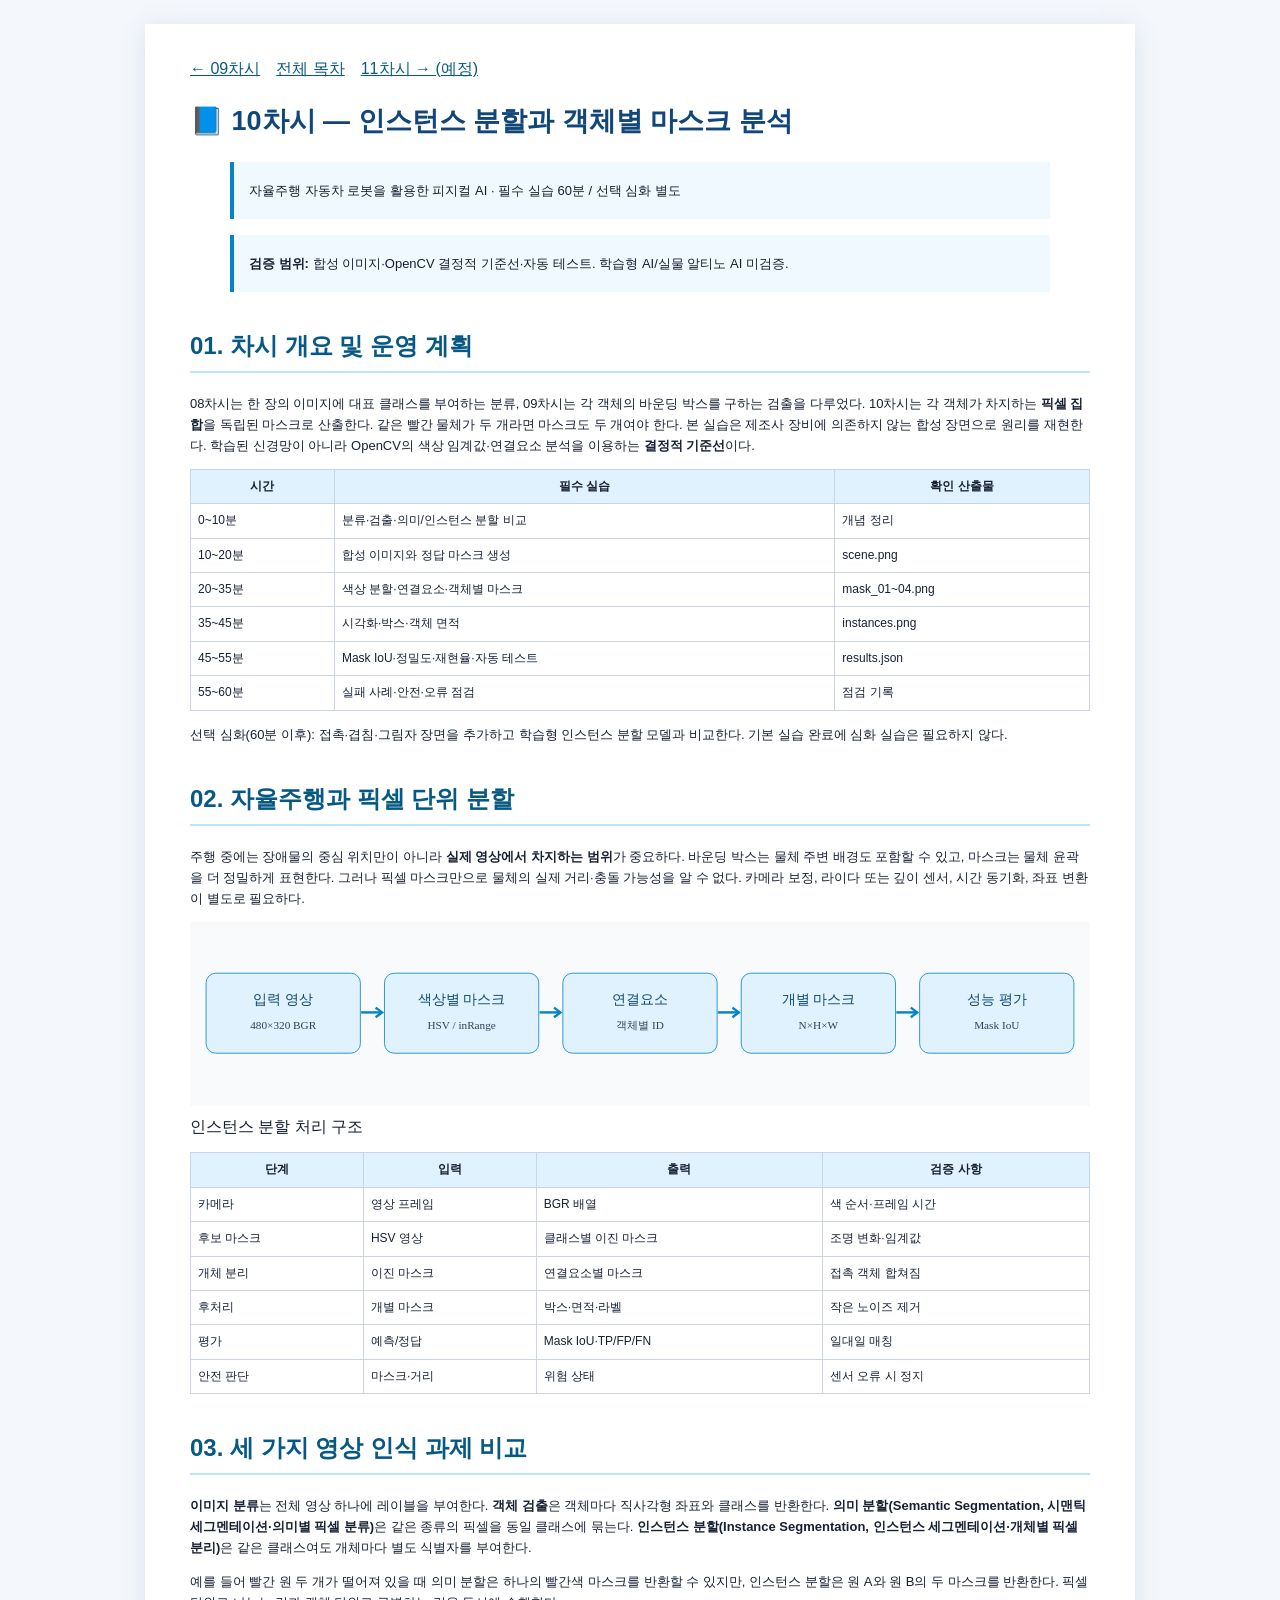
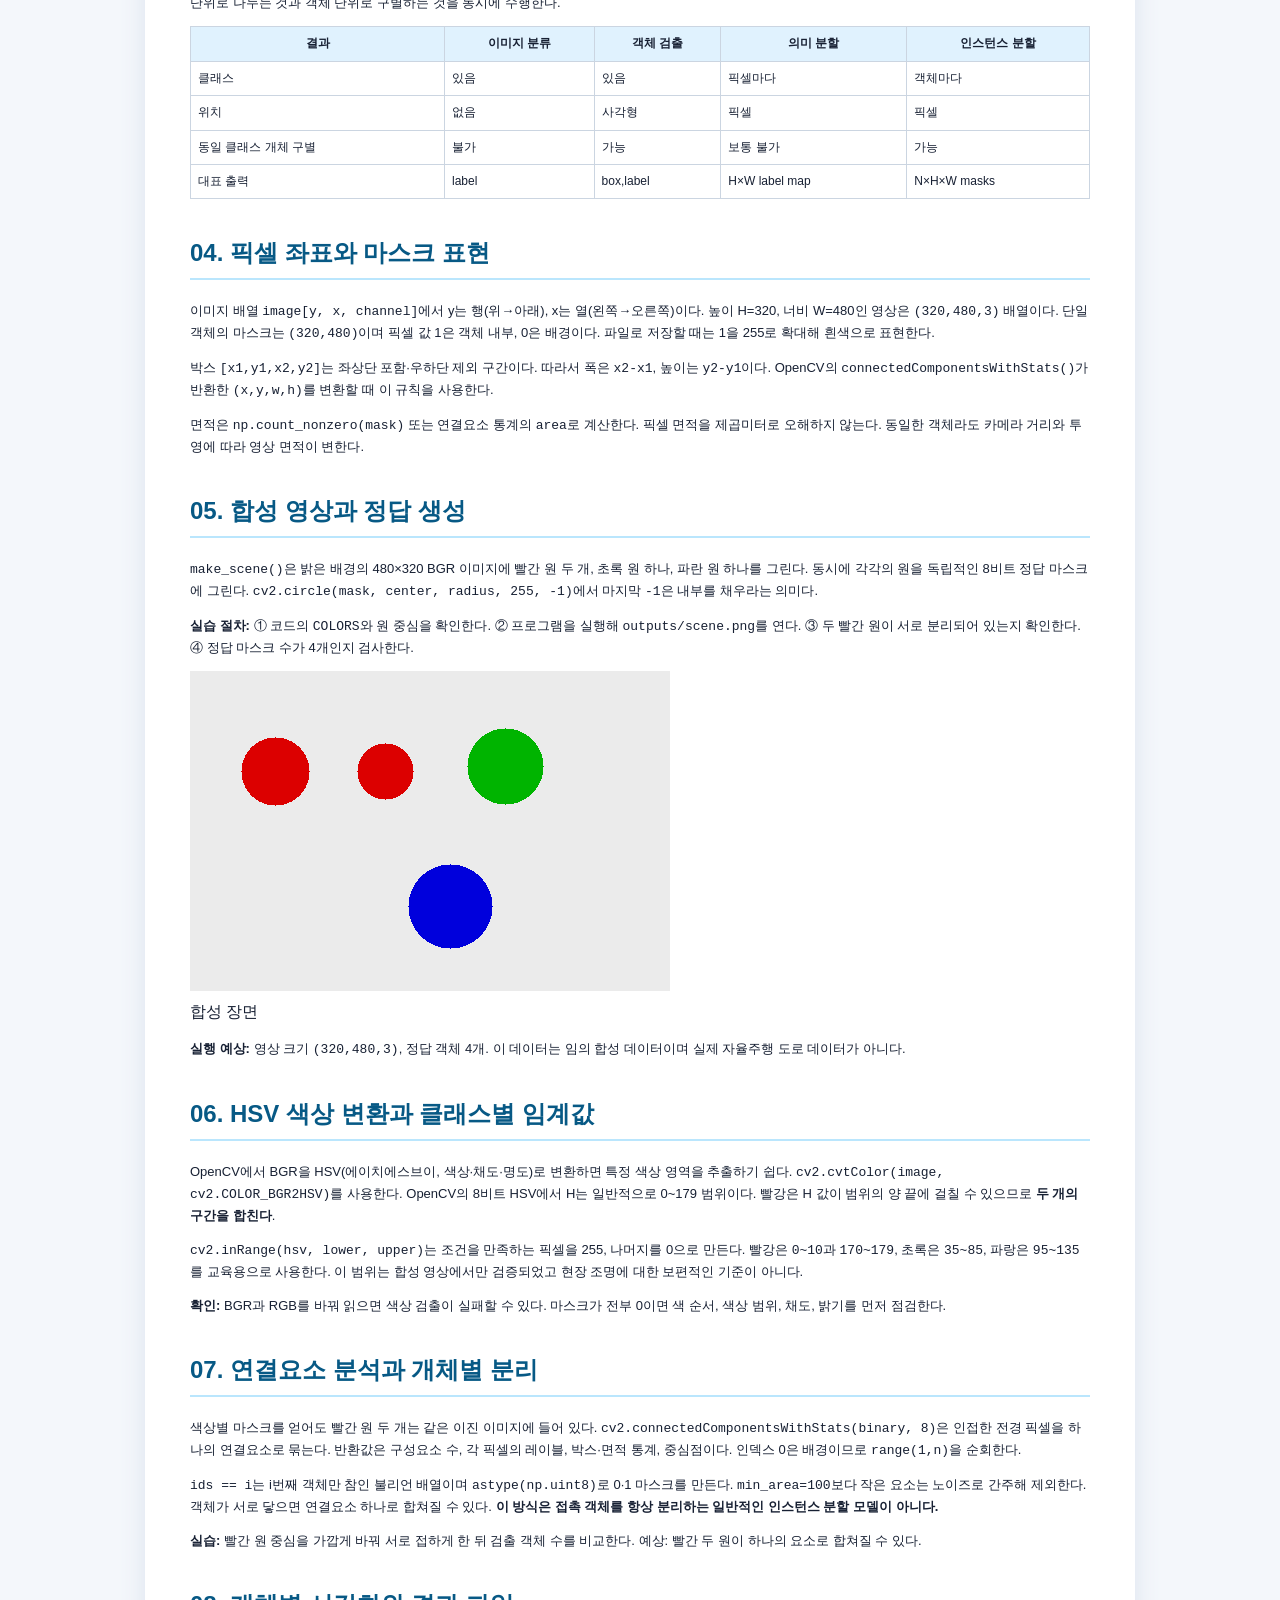
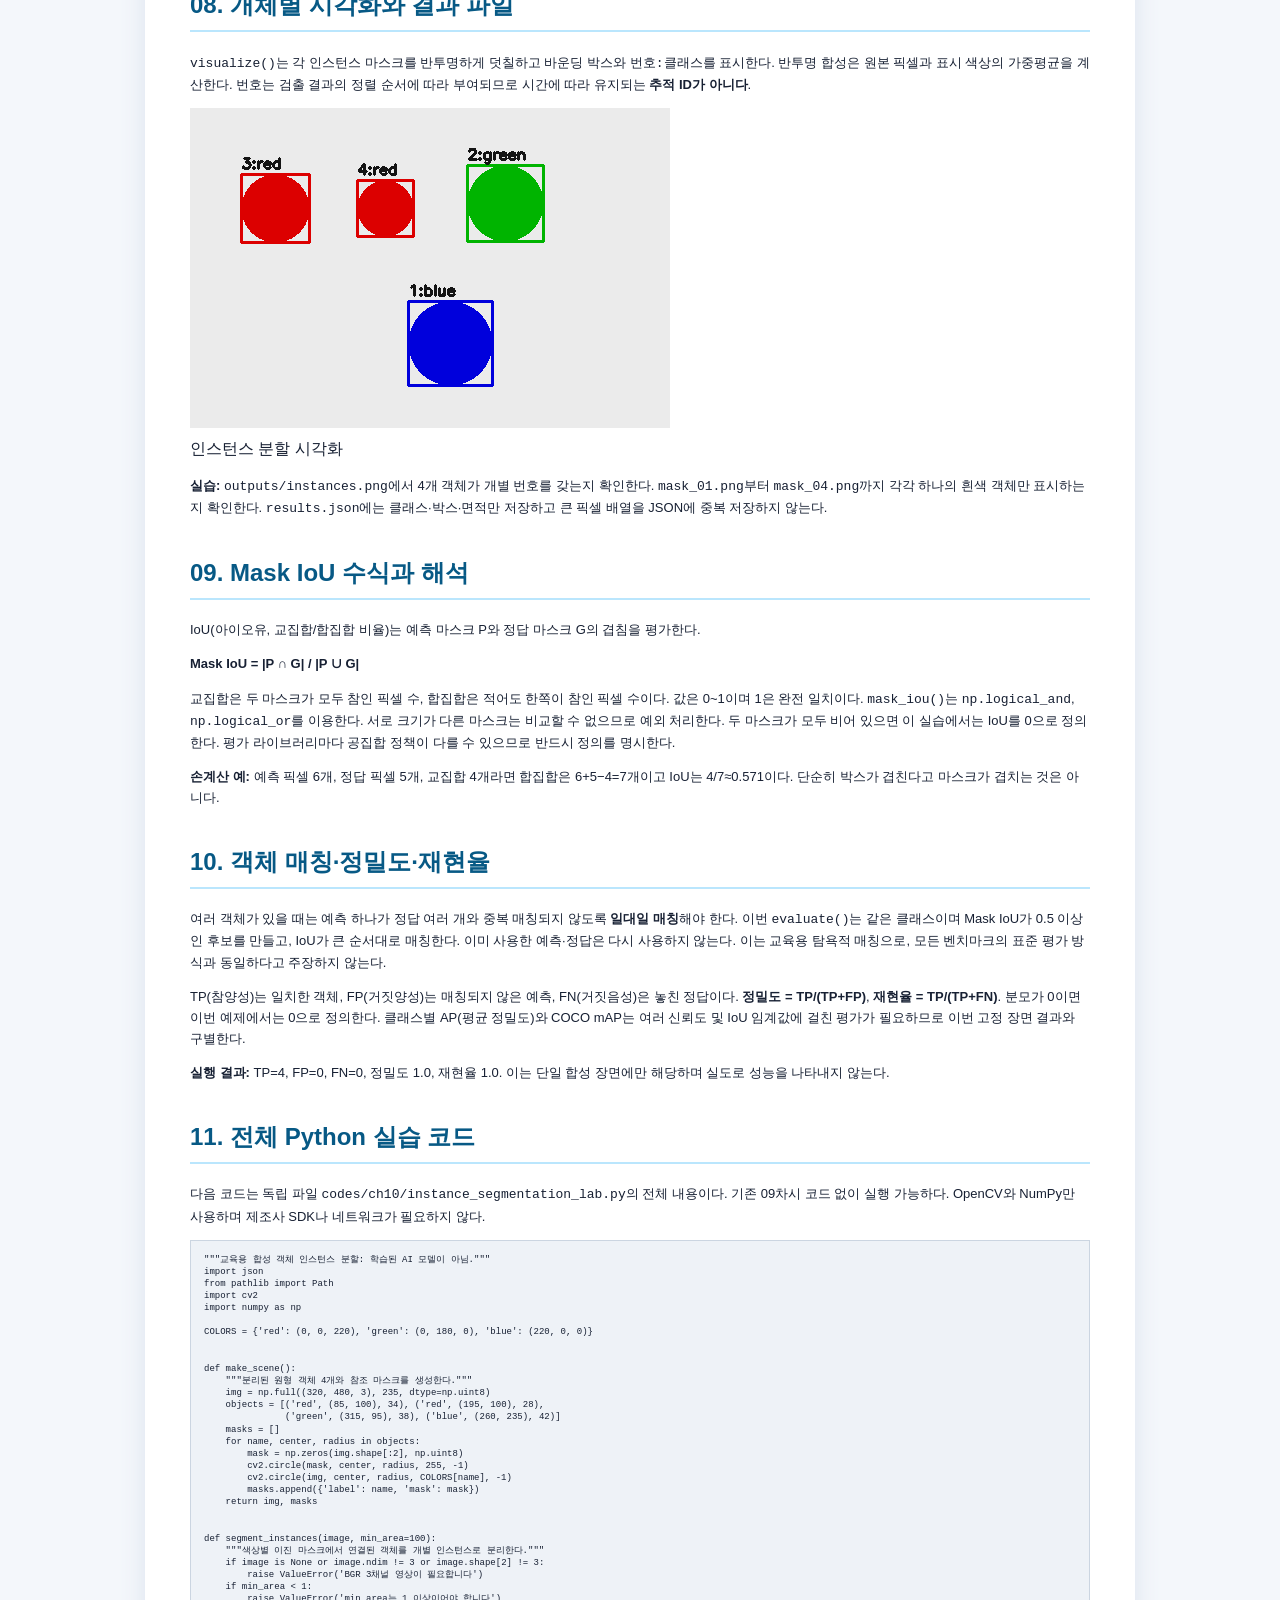
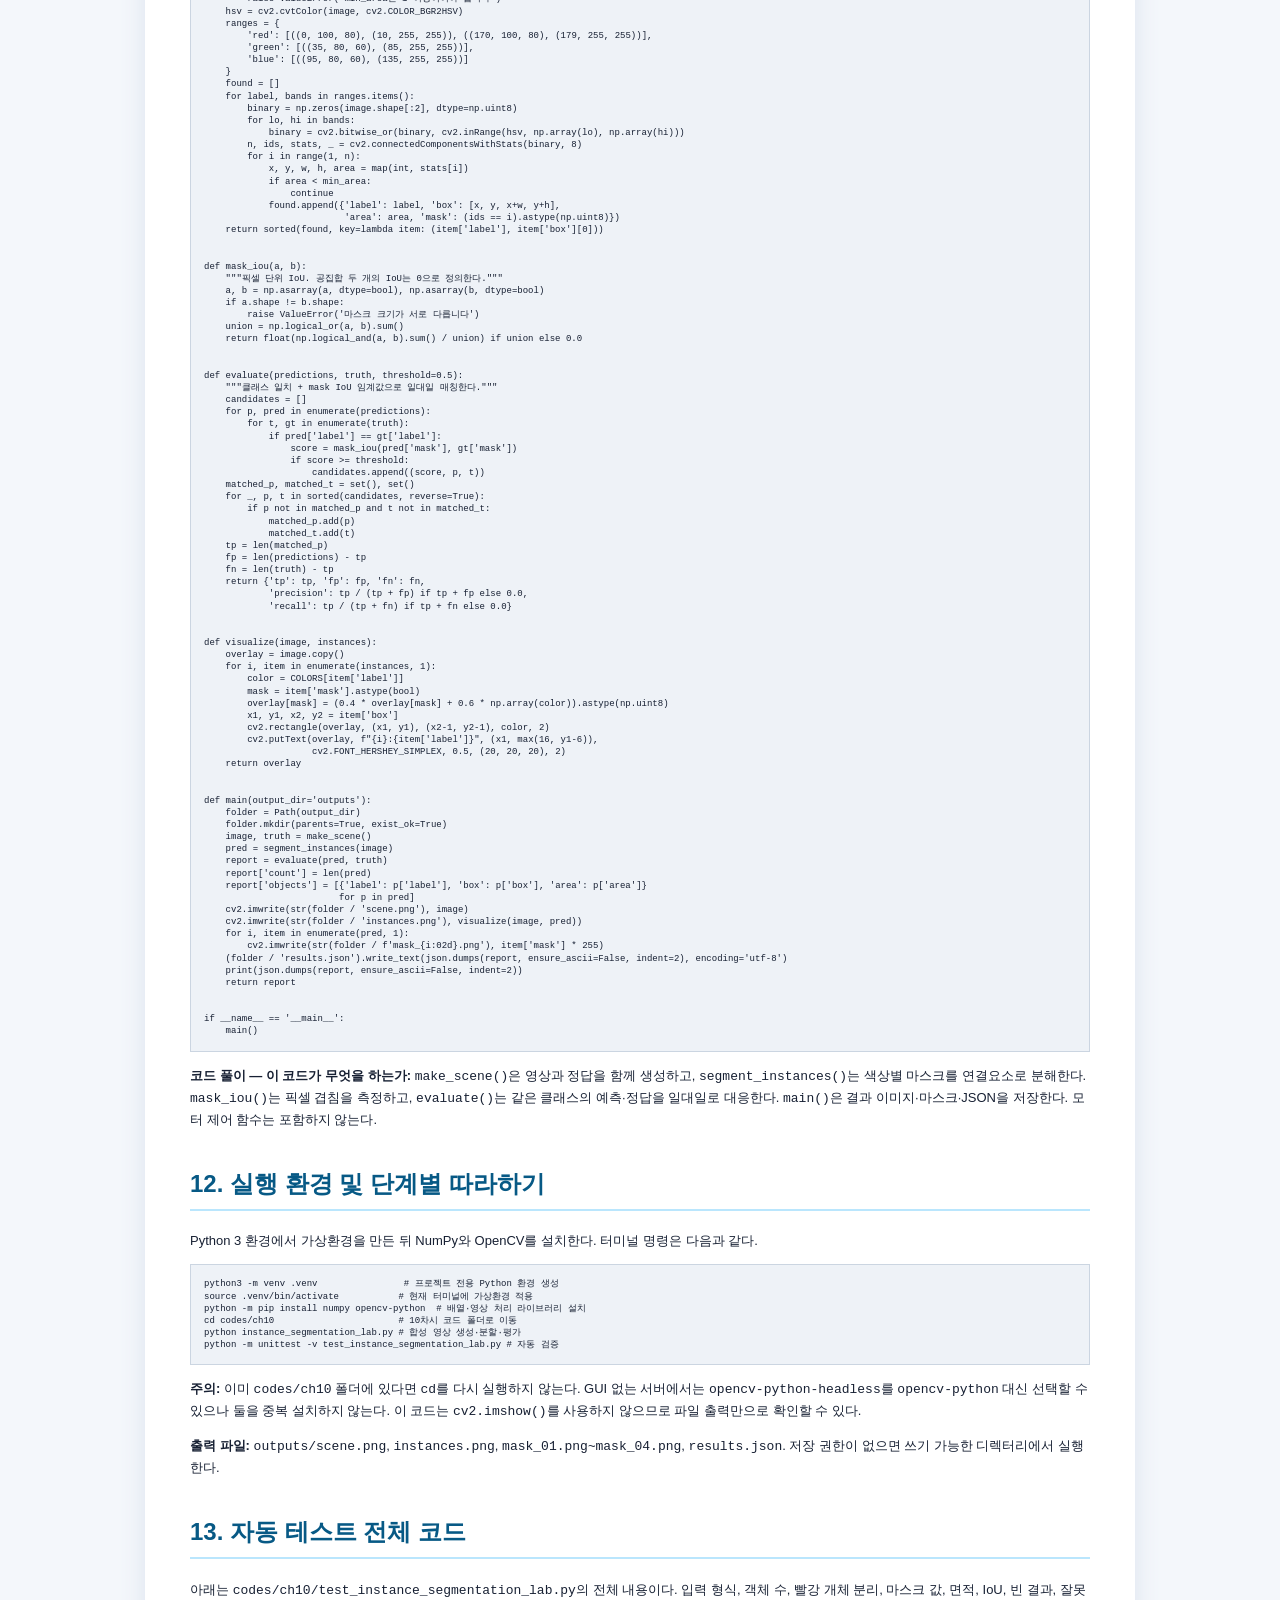
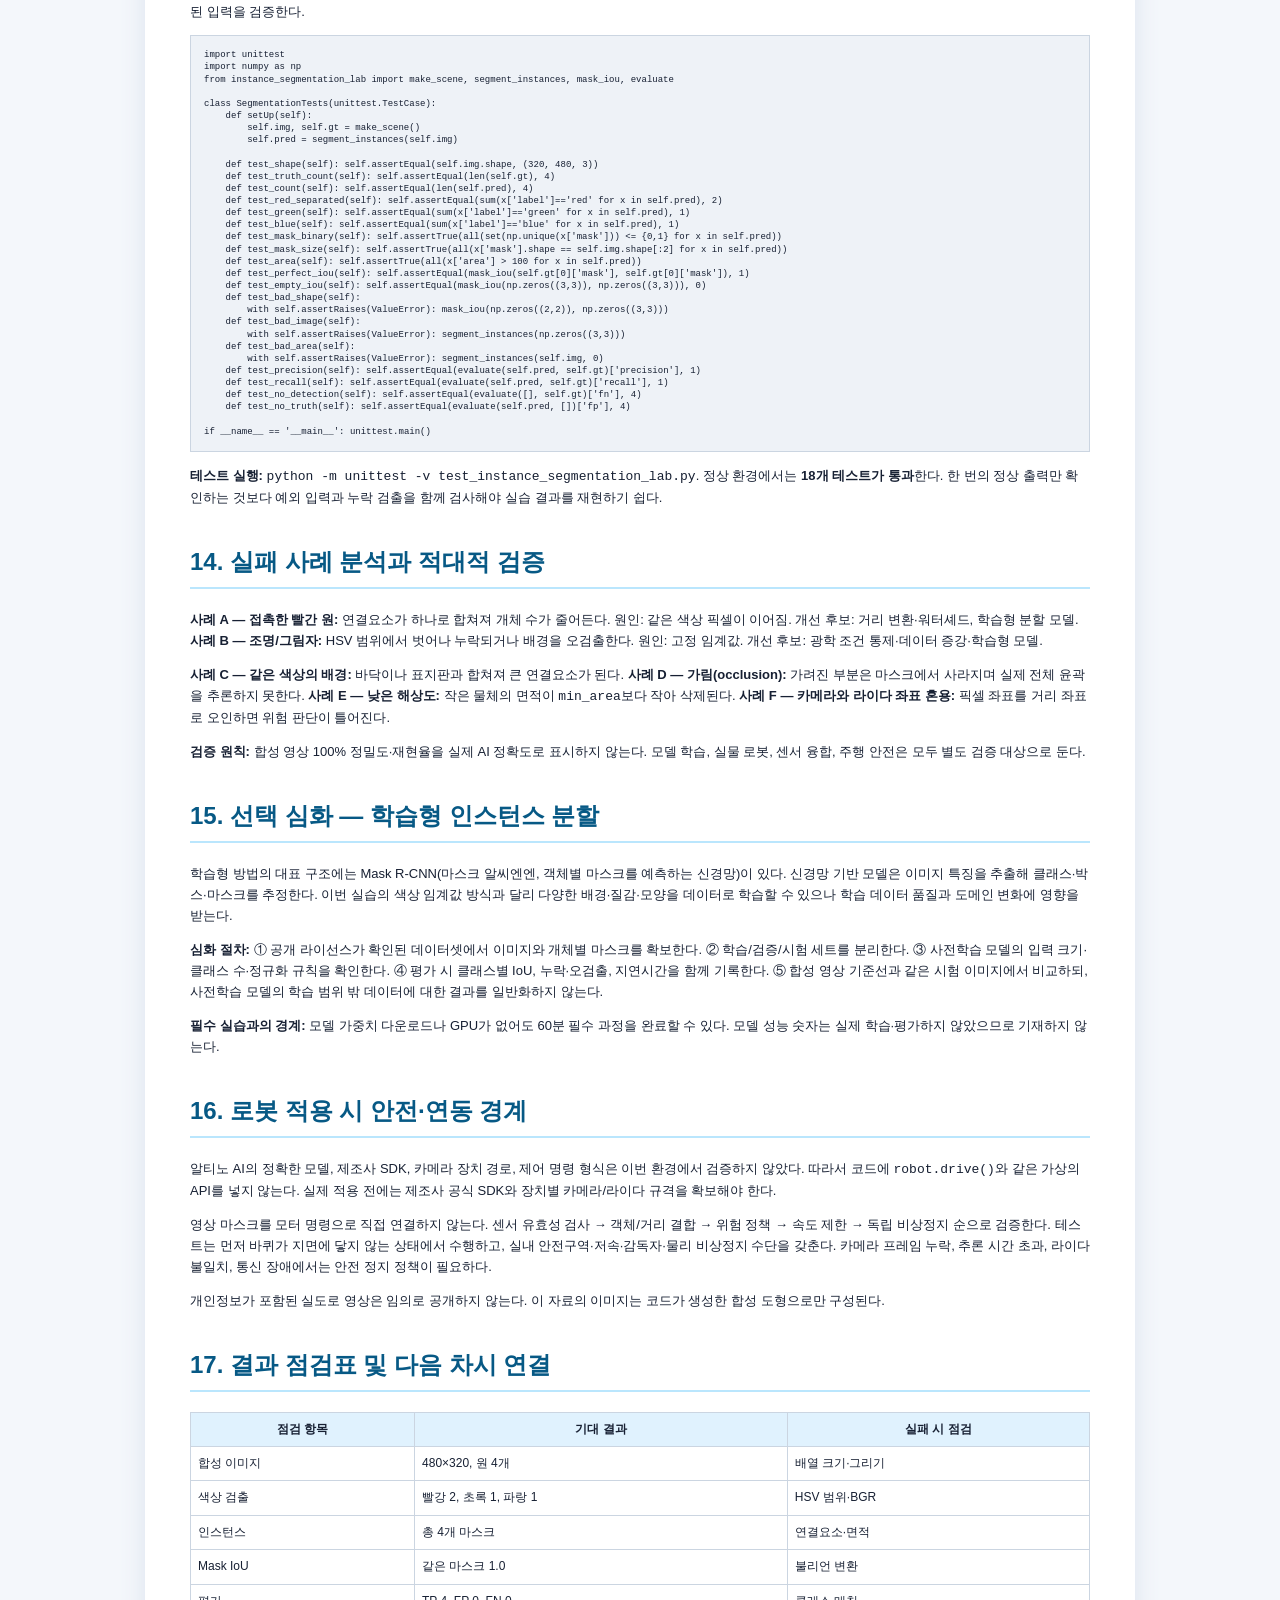
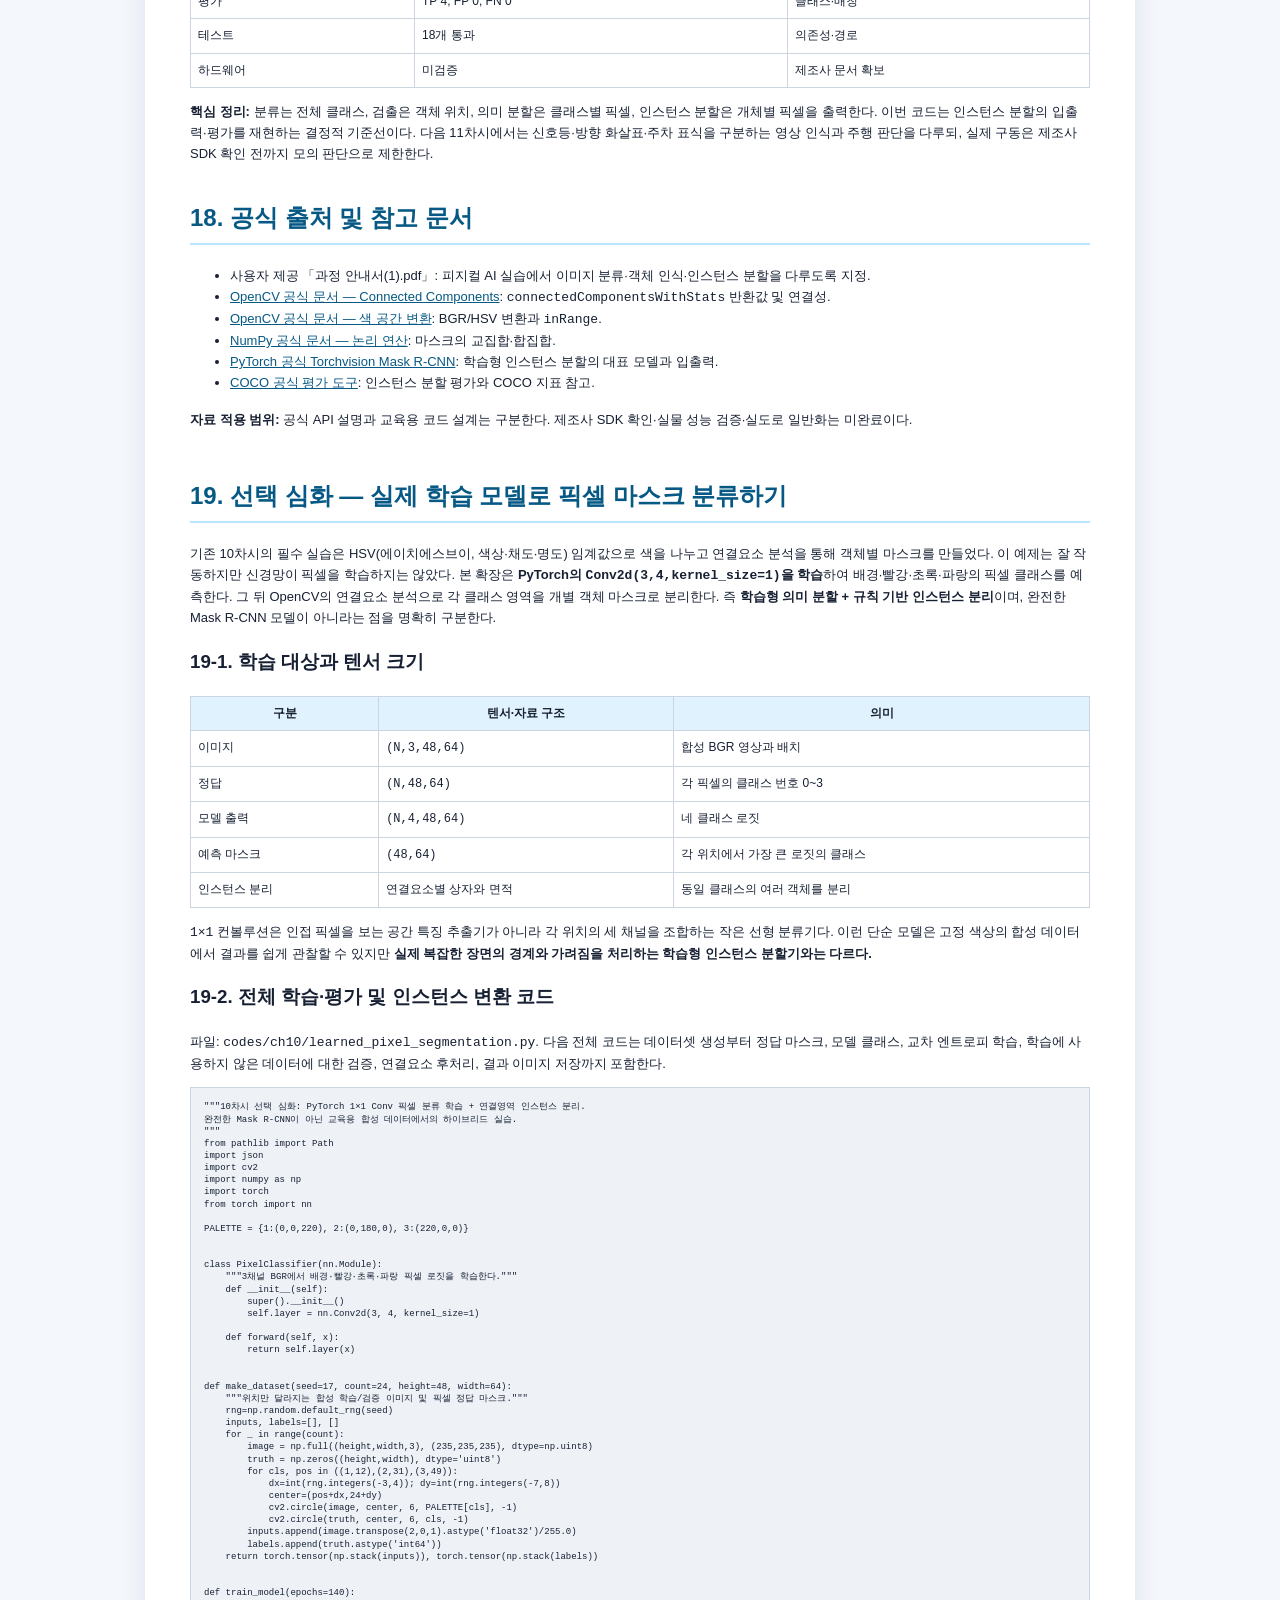
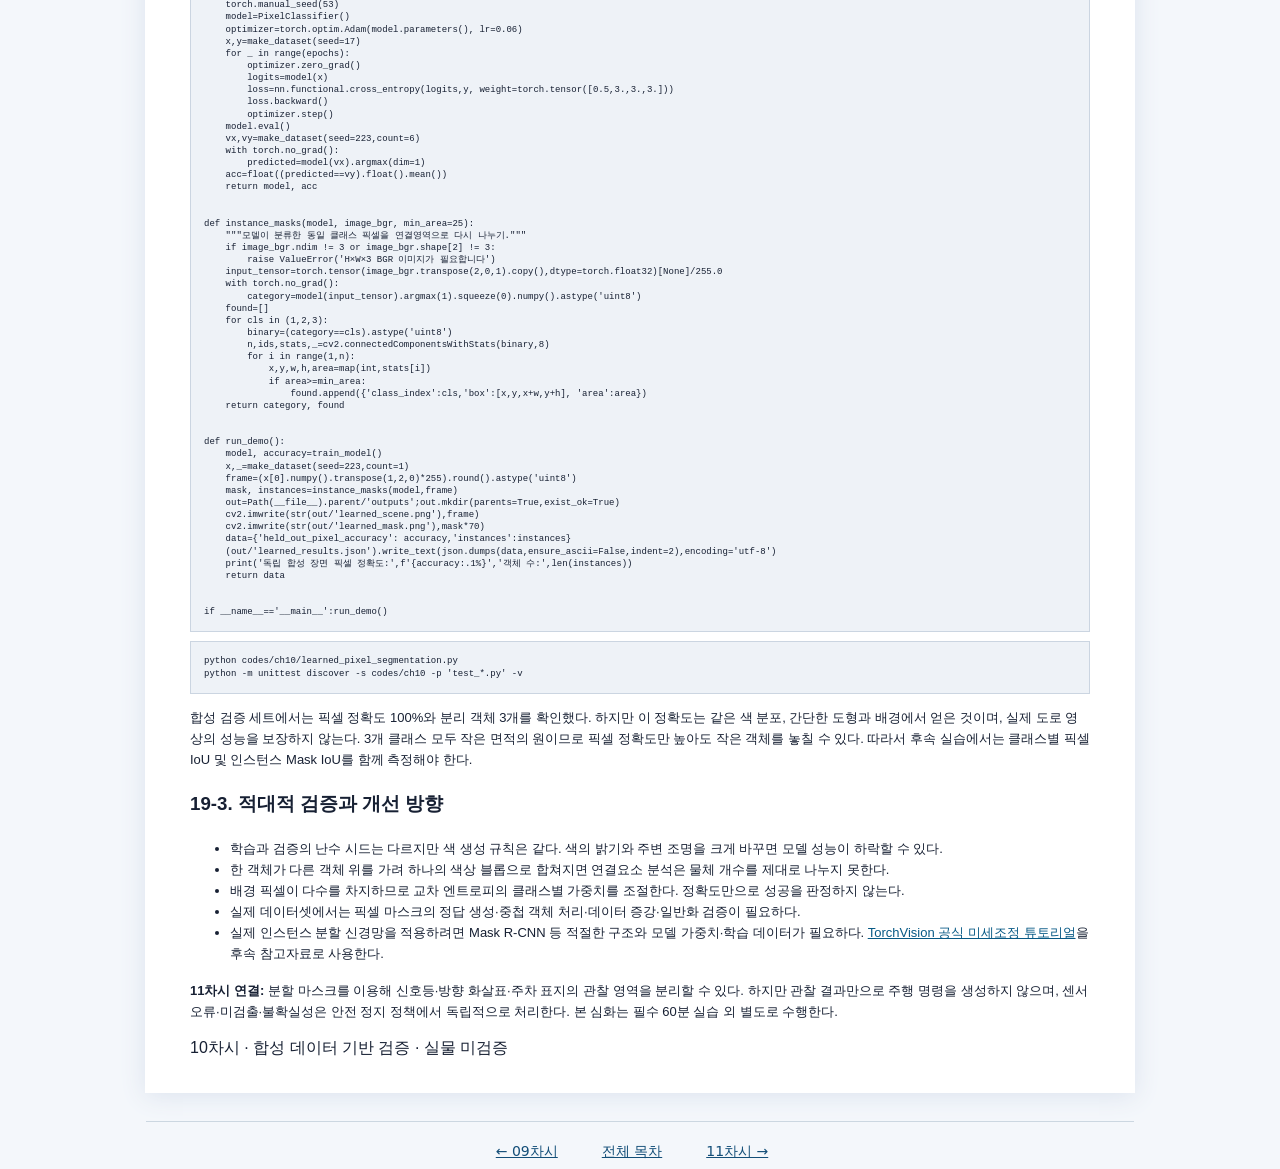
<file: chapters/ch10.html>
<!DOCTYPE html>
<html lang="ko"><head><meta charset="utf-8"/><meta content="width=device-width,initial-scale=1" name="viewport"/><title>10차시 — 인스턴스 분할</title><link href="../assets/ch10.css" rel="stylesheet"/><style>.audit-chapter-nav{display:flex;flex-wrap:wrap;gap:12px;justify-content:center;margin:2em auto;padding:14px;border-top:1px solid #ccd7e1;max-width:960px;font:500 14px/1.5 system-ui,sans-serif}.audit-chapter-nav a{color:#134e78;text-decoration:underline;padding:5px 8px}.audit-note,.verified-supplement{max-width:100%;margin-top:2em} .verified-supplement pre,.audit-note pre{white-space:pre-wrap;word-break:break-word} @media print {.audit-chapter-nav {display:none!important} .verified-supplement pre,.audit-note pre{white-space:pre-wrap;overflow-wrap:anywhere}}</style></head><body><main><nav aria-label="차시 이동"><a href="ch09.html">← 09차시</a><a href="../index.html">전체 목차</a><a href="ch11.html">11차시 → (예정)</a></nav><h1 id="차시-인스턴스-분할과-객체별-마스크-분석">📘 10차시 — 인스턴스
분할과 객체별 마스크 분석</h1>
<blockquote>
<p>자율주행 자동차 로봇을 활용한 피지컬 AI · 필수 실습 60분 / 선택 심화
별도</p>
</blockquote>
<blockquote>
<p><strong>검증 범위:</strong> 합성 이미지·OpenCV 결정적 기준선·자동
테스트. 학습형 AI/실물 알티노 AI 미검증.</p>
</blockquote>
<h2 id="차시-개요-및-운영-계획">01. 차시 개요 및 운영 계획</h2>
<p>08차시는 한 장의 이미지에 대표 클래스를 부여하는 분류, 09차시는 각
객체의 바운딩 박스를 구하는 검출을 다루었다. 10차시는 각 객체가 차지하는
<strong>픽셀 집합</strong>을 독립된 마스크로 산출한다. 같은 빨간 물체가
두 개라면 마스크도 두 개여야 한다. 본 실습은 제조사 장비에 의존하지 않는
합성 장면으로 원리를 재현한다. 학습된 신경망이 아니라 OpenCV의 색상
임계값·연결요소 분석을 이용하는 <strong>결정적 기준선</strong>이다.</p>
<table>
<thead>
<tr class="header">
<th>시간</th>
<th>필수 실습</th>
<th>확인 산출물</th>
</tr>
</thead>
<tbody>
<tr class="odd">
<td>0~10분</td>
<td>분류·검출·의미/인스턴스 분할 비교</td>
<td>개념 정리</td>
</tr>
<tr class="even">
<td>10~20분</td>
<td>합성 이미지와 정답 마스크 생성</td>
<td>scene.png</td>
</tr>
<tr class="odd">
<td>20~35분</td>
<td>색상 분할·연결요소·객체별 마스크</td>
<td>mask_01~04.png</td>
</tr>
<tr class="even">
<td>35~45분</td>
<td>시각화·박스·객체 면적</td>
<td>instances.png</td>
</tr>
<tr class="odd">
<td>45~55분</td>
<td>Mask IoU·정밀도·재현율·자동 테스트</td>
<td>results.json</td>
</tr>
<tr class="even">
<td>55~60분</td>
<td>실패 사례·안전·오류 점검</td>
<td>점검 기록</td>
</tr>
</tbody>
</table>
<p>선택 심화(60분 이후): 접촉·겹침·그림자 장면을 추가하고 학습형
인스턴스 분할 모델과 비교한다. 기본 실습 완료에 심화 실습은 필요하지
않다.</p>
<h2 id="자율주행과-픽셀-단위-분할">02. 자율주행과 픽셀 단위 분할</h2>
<p>주행 중에는 장애물의 중심 위치만이 아니라 <strong>실제 영상에서
차지하는 범위</strong>가 중요하다. 바운딩 박스는 물체 주변 배경도 포함할
수 있고, 마스크는 물체 윤곽을 더 정밀하게 표현한다. 그러나 픽셀
마스크만으로 물체의 실제 거리·충돌 가능성을 알 수 없다. 카메라 보정,
라이다 또는 깊이 센서, 시간 동기화, 좌표 변환이 별도로 필요하다.</p>
<figure>
<img alt="인스턴스 분할 처리 구조" src="../assets/svg/ch10_pipeline.svg"/>
<figcaption aria-hidden="true">인스턴스 분할 처리 구조</figcaption>
</figure>
<table>
<thead>
<tr class="header">
<th>단계</th>
<th>입력</th>
<th>출력</th>
<th>검증 사항</th>
</tr>
</thead>
<tbody>
<tr class="odd">
<td>카메라</td>
<td>영상 프레임</td>
<td>BGR 배열</td>
<td>색 순서·프레임 시간</td>
</tr>
<tr class="even">
<td>후보 마스크</td>
<td>HSV 영상</td>
<td>클래스별 이진 마스크</td>
<td>조명 변화·임계값</td>
</tr>
<tr class="odd">
<td>개체 분리</td>
<td>이진 마스크</td>
<td>연결요소별 마스크</td>
<td>접촉 객체 합쳐짐</td>
</tr>
<tr class="even">
<td>후처리</td>
<td>개별 마스크</td>
<td>박스·면적·라벨</td>
<td>작은 노이즈 제거</td>
</tr>
<tr class="odd">
<td>평가</td>
<td>예측/정답</td>
<td>Mask IoU·TP/FP/FN</td>
<td>일대일 매칭</td>
</tr>
<tr class="even">
<td>안전 판단</td>
<td>마스크·거리</td>
<td>위험 상태</td>
<td>센서 오류 시 정지</td>
</tr>
</tbody>
</table>
<h2 id="세-가지-영상-인식-과제-비교">03. 세 가지 영상 인식 과제
비교</h2>
<p><strong>이미지 분류</strong>는 전체 영상 하나에 레이블을 부여한다.
<strong>객체 검출</strong>은 객체마다 직사각형 좌표와 클래스를 반환한다.
<strong>의미 분할(Semantic Segmentation, 시맨틱 세그멘테이션·의미별 픽셀
분류)</strong>은 같은 종류의 픽셀을 동일 클래스에 묶는다.
<strong>인스턴스 분할(Instance Segmentation, 인스턴스
세그멘테이션·개체별 픽셀 분리)</strong>은 같은 클래스여도 개체마다 별도
식별자를 부여한다.</p>
<p>예를 들어 빨간 원 두 개가 떨어져 있을 때 의미 분할은 하나의 빨간색
마스크를 반환할 수 있지만, 인스턴스 분할은 원 A와 원 B의 두 마스크를
반환한다. 픽셀 단위로 나누는 것과 객체 단위로 구별하는 것을 동시에
수행한다.</p>
<table>
<thead>
<tr class="header">
<th>결과</th>
<th>이미지 분류</th>
<th>객체 검출</th>
<th>의미 분할</th>
<th>인스턴스 분할</th>
</tr>
</thead>
<tbody>
<tr class="odd">
<td>클래스</td>
<td>있음</td>
<td>있음</td>
<td>픽셀마다</td>
<td>객체마다</td>
</tr>
<tr class="even">
<td>위치</td>
<td>없음</td>
<td>사각형</td>
<td>픽셀</td>
<td>픽셀</td>
</tr>
<tr class="odd">
<td>동일 클래스 개체 구별</td>
<td>불가</td>
<td>가능</td>
<td>보통 불가</td>
<td>가능</td>
</tr>
<tr class="even">
<td>대표 출력</td>
<td>label</td>
<td>box,label</td>
<td>H×W label map</td>
<td>N×H×W masks</td>
</tr>
</tbody>
</table>
<h2 id="픽셀-좌표와-마스크-표현">04. 픽셀 좌표와 마스크 표현</h2>
<p>이미지 배열 <code>image[y, x, channel]</code>에서 y는 행(위→아래),
x는 열(왼쪽→오른쪽)이다. 높이 H=320, 너비 W=480인 영상은
<code>(320,480,3)</code> 배열이다. 단일 객체의 마스크는
<code>(320,480)</code>이며 픽셀 값 1은 객체 내부, 0은 배경이다. 파일로
저장할 때는 1을 255로 확대해 흰색으로 표현한다.</p>
<p>박스 <code>[x1,y1,x2,y2]</code>는 좌상단 포함·우하단 제외 구간이다.
따라서 폭은 <code>x2-x1</code>, 높이는 <code>y2-y1</code>이다. OpenCV의
<code>connectedComponentsWithStats()</code>가 반환한
<code>(x,y,w,h)</code>를 변환할 때 이 규칙을 사용한다.</p>
<p>면적은 <code>np.count_nonzero(mask)</code> 또는 연결요소 통계의
<code>area</code>로 계산한다. 픽셀 면적을 제곱미터로 오해하지 않는다.
동일한 객체라도 카메라 거리와 투영에 따라 영상 면적이 변한다.</p>
<h2 id="합성-영상과-정답-생성">05. 합성 영상과 정답 생성</h2>
<p><code>make_scene()</code>은 밝은 배경의 480×320 BGR 이미지에 빨간 원
두 개, 초록 원 하나, 파란 원 하나를 그린다. 동시에 각각의 원을 독립적인
8비트 정답 마스크에 그린다.
<code>cv2.circle(mask, center, radius, 255, -1)</code>에서 마지막
<code>-1</code>은 내부를 채우라는 의미다.</p>
<p><strong>실습 절차:</strong> ① 코드의 <code>COLORS</code>와 원 중심을
확인한다. ② 프로그램을 실행해 <code>outputs/scene.png</code>를 연다. ③
두 빨간 원이 서로 분리되어 있는지 확인한다. ④ 정답 마스크 수가 4개인지
검사한다.</p>
<figure>
<img alt="합성 장면" src="../codes/ch10/outputs/scene.png"/>
<figcaption aria-hidden="true">합성 장면</figcaption>
</figure>
<p><strong>실행 예상:</strong> 영상 크기 <code>(320,480,3)</code>, 정답
객체 4개. 이 데이터는 임의 합성 데이터이며 실제 자율주행 도로 데이터가
아니다.</p>
<h2 id="hsv-색상-변환과-클래스별-임계값">06. HSV 색상 변환과 클래스별
임계값</h2>
<p>OpenCV에서 BGR을 HSV(에이치에스브이, 색상·채도·명도)로 변환하면 특정
색상 영역을 추출하기 쉽다.
<code>cv2.cvtColor(image, cv2.COLOR_BGR2HSV)</code>를 사용한다. OpenCV의
8비트 HSV에서 H는 일반적으로 0~179 범위이다. 빨강은 H 값이 범위의 양
끝에 걸칠 수 있으므로 <strong>두 개의 구간을 합친다</strong>.</p>
<p><code>cv2.inRange(hsv, lower, upper)</code>는 조건을 만족하는 픽셀을
255, 나머지를 0으로 만든다. 빨강은 <code>0~10</code>과
<code>170~179</code>, 초록은 <code>35~85</code>, 파랑은
<code>95~135</code>를 교육용으로 사용한다. 이 범위는 합성 영상에서만
검증되었고 현장 조명에 대한 보편적인 기준이 아니다.</p>
<p><strong>확인:</strong> BGR과 RGB를 바꿔 읽으면 색상 검출이 실패할 수
있다. 마스크가 전부 0이면 색 순서, 색상 범위, 채도, 밝기를 먼저
점검한다.</p>
<h2 id="연결요소-분석과-개체별-분리">07. 연결요소 분석과 개체별
분리</h2>
<p>색상별 마스크를 얻어도 빨간 원 두 개는 같은 이진 이미지에 들어 있다.
<code>cv2.connectedComponentsWithStats(binary, 8)</code>은 인접한 전경
픽셀을 하나의 연결요소로 묶는다. 반환값은 구성요소 수, 각 픽셀의 레이블,
박스·면적 통계, 중심점이다. 인덱스 0은 배경이므로
<code>range(1,n)</code>을 순회한다.</p>
<p><code>ids == i</code>는 i번째 객체만 참인 불리언 배열이며
<code>astype(np.uint8)</code>로 0·1 마스크를 만든다.
<code>min_area=100</code>보다 작은 요소는 노이즈로 간주해 제외한다.
객체가 서로 닿으면 연결요소 하나로 합쳐질 수 있다. <strong>이 방식은
접촉 객체를 항상 분리하는 일반적인 인스턴스 분할 모델이
아니다.</strong></p>
<p><strong>실습:</strong> 빨간 원 중심을 가깝게 바꿔 서로 접하게 한 뒤
검출 객체 수를 비교한다. 예상: 빨간 두 원이 하나의 요소로 합쳐질 수
있다.</p>
<h2 id="개체별-시각화와-결과-파일">08. 개체별 시각화와 결과 파일</h2>
<p><code>visualize()</code>는 각 인스턴스 마스크를 반투명하게 덧칠하고
바운딩 박스와 <code>번호:클래스</code>를 표시한다. 반투명 합성은 원본
픽셀과 표시 색상의 가중평균을 계산한다. 번호는 검출 결과의 정렬 순서에
따라 부여되므로 시간에 따라 유지되는 <strong>추적 ID가
아니다</strong>.</p>
<figure>
<img alt="인스턴스 분할 시각화" src="../codes/ch10/outputs/instances.png"/>
<figcaption aria-hidden="true">인스턴스 분할 시각화</figcaption>
</figure>
<p><strong>실습:</strong> <code>outputs/instances.png</code>에서 4개
객체가 개별 번호를 갖는지 확인한다. <code>mask_01.png</code>부터
<code>mask_04.png</code>까지 각각 하나의 흰색 객체만 표시하는지
확인한다. <code>results.json</code>에는 클래스·박스·면적만 저장하고 큰
픽셀 배열을 JSON에 중복 저장하지 않는다.</p>
<h2 id="mask-iou-수식과-해석">09. Mask IoU 수식과 해석</h2>
<p>IoU(아이오유, 교집합/합집합 비율)는 예측 마스크 P와 정답 마스크 G의
겹침을 평가한다.</p>
<p><strong>Mask IoU = |P ∩ G| / |P ∪ G|</strong></p>
<p>교집합은 두 마스크가 모두 참인 픽셀 수, 합집합은 적어도 한쪽이 참인
픽셀 수이다. 값은 0~1이며 1은 완전 일치이다. <code>mask_iou()</code>는
<code>np.logical_and</code>, <code>np.logical_or</code>를 이용한다. 서로
크기가 다른 마스크는 비교할 수 없으므로 예외 처리한다. 두 마스크가 모두
비어 있으면 이 실습에서는 IoU를 0으로 정의한다. 평가 라이브러리마다
공집합 정책이 다를 수 있으므로 반드시 정의를 명시한다.</p>
<p><strong>손계산 예:</strong> 예측 픽셀 6개, 정답 픽셀 5개, 교집합
4개라면 합집합은 6+5−4=7개이고 IoU는 4/7≈0.571이다. 단순히 박스가
겹친다고 마스크가 겹치는 것은 아니다.</p>
<h2 id="객체-매칭정밀도재현율">10. 객체 매칭·정밀도·재현율</h2>
<p>여러 객체가 있을 때는 예측 하나가 정답 여러 개와 중복 매칭되지 않도록
<strong>일대일 매칭</strong>해야 한다. 이번 <code>evaluate()</code>는
같은 클래스이며 Mask IoU가 0.5 이상인 후보를 만들고, IoU가 큰 순서대로
매칭한다. 이미 사용한 예측·정답은 다시 사용하지 않는다. 이는 교육용
탐욕적 매칭으로, 모든 벤치마크의 표준 평가 방식과 동일하다고 주장하지
않는다.</p>
<p>TP(참양성)는 일치한 객체, FP(거짓양성)는 매칭되지 않은 예측,
FN(거짓음성)은 놓친 정답이다. <strong>정밀도 = TP/(TP+FP)</strong>,
<strong>재현율 = TP/(TP+FN)</strong>. 분모가 0이면 이번 예제에서는 0으로
정의한다. 클래스별 AP(평균 정밀도)와 COCO mAP는 여러 신뢰도 및 IoU
임계값에 걸친 평가가 필요하므로 이번 고정 장면 결과와 구별한다.</p>
<p><strong>실행 결과:</strong> TP=4, FP=0, FN=0, 정밀도 1.0, 재현율 1.0.
이는 단일 합성 장면에만 해당하며 실도로 성능을 나타내지 않는다.</p>
<h2 id="전체-python-실습-코드">11. 전체 Python 실습 코드</h2>
<p>다음 코드는 독립 파일
<code>codes/ch10/instance_segmentation_lab.py</code>의 전체 내용이다.
기존 09차시 코드 없이 실행 가능하다. OpenCV와 NumPy만 사용하며 제조사
SDK나 네트워크가 필요하지 않다.</p>
<div class="sourceCode" id="cb1"><pre class="sourceCode python"><code class="sourceCode python"><span id="cb1-1"><a aria-hidden="true" href="#cb1-1" tabindex="-1"></a><span class="co">"""교육용 합성 객체 인스턴스 분할: 학습된 AI 모델이 아님."""</span></span>
<span id="cb1-2"><a aria-hidden="true" href="#cb1-2" tabindex="-1"></a><span class="im">import</span> json</span>
<span id="cb1-3"><a aria-hidden="true" href="#cb1-3" tabindex="-1"></a><span class="im">from</span> pathlib <span class="im">import</span> Path</span>
<span id="cb1-4"><a aria-hidden="true" href="#cb1-4" tabindex="-1"></a><span class="im">import</span> cv2</span>
<span id="cb1-5"><a aria-hidden="true" href="#cb1-5" tabindex="-1"></a><span class="im">import</span> numpy <span class="im">as</span> np</span>
<span id="cb1-6"><a aria-hidden="true" href="#cb1-6" tabindex="-1"></a></span>
<span id="cb1-7"><a aria-hidden="true" href="#cb1-7" tabindex="-1"></a>COLORS <span class="op">=</span> {<span class="st">'red'</span>: (<span class="dv">0</span>, <span class="dv">0</span>, <span class="dv">220</span>), <span class="st">'green'</span>: (<span class="dv">0</span>, <span class="dv">180</span>, <span class="dv">0</span>), <span class="st">'blue'</span>: (<span class="dv">220</span>, <span class="dv">0</span>, <span class="dv">0</span>)}</span>
<span id="cb1-8"><a aria-hidden="true" href="#cb1-8" tabindex="-1"></a></span>
<span id="cb1-9"><a aria-hidden="true" href="#cb1-9" tabindex="-1"></a></span>
<span id="cb1-10"><a aria-hidden="true" href="#cb1-10" tabindex="-1"></a><span class="kw">def</span> make_scene():</span>
<span id="cb1-11"><a aria-hidden="true" href="#cb1-11" tabindex="-1"></a>    <span class="co">"""분리된 원형 객체 4개와 참조 마스크를 생성한다."""</span></span>
<span id="cb1-12"><a aria-hidden="true" href="#cb1-12" tabindex="-1"></a>    img <span class="op">=</span> np.full((<span class="dv">320</span>, <span class="dv">480</span>, <span class="dv">3</span>), <span class="dv">235</span>, dtype<span class="op">=</span>np.uint8)</span>
<span id="cb1-13"><a aria-hidden="true" href="#cb1-13" tabindex="-1"></a>    objects <span class="op">=</span> [(<span class="st">'red'</span>, (<span class="dv">85</span>, <span class="dv">100</span>), <span class="dv">34</span>), (<span class="st">'red'</span>, (<span class="dv">195</span>, <span class="dv">100</span>), <span class="dv">28</span>),</span>
<span id="cb1-14"><a aria-hidden="true" href="#cb1-14" tabindex="-1"></a>               (<span class="st">'green'</span>, (<span class="dv">315</span>, <span class="dv">95</span>), <span class="dv">38</span>), (<span class="st">'blue'</span>, (<span class="dv">260</span>, <span class="dv">235</span>), <span class="dv">42</span>)]</span>
<span id="cb1-15"><a aria-hidden="true" href="#cb1-15" tabindex="-1"></a>    masks <span class="op">=</span> []</span>
<span id="cb1-16"><a aria-hidden="true" href="#cb1-16" tabindex="-1"></a>    <span class="cf">for</span> name, center, radius <span class="kw">in</span> objects:</span>
<span id="cb1-17"><a aria-hidden="true" href="#cb1-17" tabindex="-1"></a>        mask <span class="op">=</span> np.zeros(img.shape[:<span class="dv">2</span>], np.uint8)</span>
<span id="cb1-18"><a aria-hidden="true" href="#cb1-18" tabindex="-1"></a>        cv2.circle(mask, center, radius, <span class="dv">255</span>, <span class="op">-</span><span class="dv">1</span>)</span>
<span id="cb1-19"><a aria-hidden="true" href="#cb1-19" tabindex="-1"></a>        cv2.circle(img, center, radius, COLORS[name], <span class="op">-</span><span class="dv">1</span>)</span>
<span id="cb1-20"><a aria-hidden="true" href="#cb1-20" tabindex="-1"></a>        masks.append({<span class="st">'label'</span>: name, <span class="st">'mask'</span>: mask})</span>
<span id="cb1-21"><a aria-hidden="true" href="#cb1-21" tabindex="-1"></a>    <span class="cf">return</span> img, masks</span>
<span id="cb1-22"><a aria-hidden="true" href="#cb1-22" tabindex="-1"></a></span>
<span id="cb1-23"><a aria-hidden="true" href="#cb1-23" tabindex="-1"></a></span>
<span id="cb1-24"><a aria-hidden="true" href="#cb1-24" tabindex="-1"></a><span class="kw">def</span> segment_instances(image, min_area<span class="op">=</span><span class="dv">100</span>):</span>
<span id="cb1-25"><a aria-hidden="true" href="#cb1-25" tabindex="-1"></a>    <span class="co">"""색상별 이진 마스크에서 연결된 객체를 개별 인스턴스로 분리한다."""</span></span>
<span id="cb1-26"><a aria-hidden="true" href="#cb1-26" tabindex="-1"></a>    <span class="cf">if</span> image <span class="kw">is</span> <span class="va">None</span> <span class="kw">or</span> image.ndim <span class="op">!=</span> <span class="dv">3</span> <span class="kw">or</span> image.shape[<span class="dv">2</span>] <span class="op">!=</span> <span class="dv">3</span>:</span>
<span id="cb1-27"><a aria-hidden="true" href="#cb1-27" tabindex="-1"></a>        <span class="cf">raise</span> <span class="pp">ValueError</span>(<span class="st">'BGR 3채널 영상이 필요합니다'</span>)</span>
<span id="cb1-28"><a aria-hidden="true" href="#cb1-28" tabindex="-1"></a>    <span class="cf">if</span> min_area <span class="op">&lt;</span> <span class="dv">1</span>:</span>
<span id="cb1-29"><a aria-hidden="true" href="#cb1-29" tabindex="-1"></a>        <span class="cf">raise</span> <span class="pp">ValueError</span>(<span class="st">'min_area는 1 이상이어야 합니다'</span>)</span>
<span id="cb1-30"><a aria-hidden="true" href="#cb1-30" tabindex="-1"></a>    hsv <span class="op">=</span> cv2.cvtColor(image, cv2.COLOR_BGR2HSV)</span>
<span id="cb1-31"><a aria-hidden="true" href="#cb1-31" tabindex="-1"></a>    ranges <span class="op">=</span> {</span>
<span id="cb1-32"><a aria-hidden="true" href="#cb1-32" tabindex="-1"></a>        <span class="st">'red'</span>: [((<span class="dv">0</span>, <span class="dv">100</span>, <span class="dv">80</span>), (<span class="dv">10</span>, <span class="dv">255</span>, <span class="dv">255</span>)), ((<span class="dv">170</span>, <span class="dv">100</span>, <span class="dv">80</span>), (<span class="dv">179</span>, <span class="dv">255</span>, <span class="dv">255</span>))],</span>
<span id="cb1-33"><a aria-hidden="true" href="#cb1-33" tabindex="-1"></a>        <span class="st">'green'</span>: [((<span class="dv">35</span>, <span class="dv">80</span>, <span class="dv">60</span>), (<span class="dv">85</span>, <span class="dv">255</span>, <span class="dv">255</span>))],</span>
<span id="cb1-34"><a aria-hidden="true" href="#cb1-34" tabindex="-1"></a>        <span class="st">'blue'</span>: [((<span class="dv">95</span>, <span class="dv">80</span>, <span class="dv">60</span>), (<span class="dv">135</span>, <span class="dv">255</span>, <span class="dv">255</span>))]</span>
<span id="cb1-35"><a aria-hidden="true" href="#cb1-35" tabindex="-1"></a>    }</span>
<span id="cb1-36"><a aria-hidden="true" href="#cb1-36" tabindex="-1"></a>    found <span class="op">=</span> []</span>
<span id="cb1-37"><a aria-hidden="true" href="#cb1-37" tabindex="-1"></a>    <span class="cf">for</span> label, bands <span class="kw">in</span> ranges.items():</span>
<span id="cb1-38"><a aria-hidden="true" href="#cb1-38" tabindex="-1"></a>        binary <span class="op">=</span> np.zeros(image.shape[:<span class="dv">2</span>], dtype<span class="op">=</span>np.uint8)</span>
<span id="cb1-39"><a aria-hidden="true" href="#cb1-39" tabindex="-1"></a>        <span class="cf">for</span> lo, hi <span class="kw">in</span> bands:</span>
<span id="cb1-40"><a aria-hidden="true" href="#cb1-40" tabindex="-1"></a>            binary <span class="op">=</span> cv2.bitwise_or(binary, cv2.inRange(hsv, np.array(lo), np.array(hi)))</span>
<span id="cb1-41"><a aria-hidden="true" href="#cb1-41" tabindex="-1"></a>        n, ids, stats, _ <span class="op">=</span> cv2.connectedComponentsWithStats(binary, <span class="dv">8</span>)</span>
<span id="cb1-42"><a aria-hidden="true" href="#cb1-42" tabindex="-1"></a>        <span class="cf">for</span> i <span class="kw">in</span> <span class="bu">range</span>(<span class="dv">1</span>, n):</span>
<span id="cb1-43"><a aria-hidden="true" href="#cb1-43" tabindex="-1"></a>            x, y, w, h, area <span class="op">=</span> <span class="bu">map</span>(<span class="bu">int</span>, stats[i])</span>
<span id="cb1-44"><a aria-hidden="true" href="#cb1-44" tabindex="-1"></a>            <span class="cf">if</span> area <span class="op">&lt;</span> min_area:</span>
<span id="cb1-45"><a aria-hidden="true" href="#cb1-45" tabindex="-1"></a>                <span class="cf">continue</span></span>
<span id="cb1-46"><a aria-hidden="true" href="#cb1-46" tabindex="-1"></a>            found.append({<span class="st">'label'</span>: label, <span class="st">'box'</span>: [x, y, x<span class="op">+</span>w, y<span class="op">+</span>h],</span>
<span id="cb1-47"><a aria-hidden="true" href="#cb1-47" tabindex="-1"></a>                          <span class="st">'area'</span>: area, <span class="st">'mask'</span>: (ids <span class="op">==</span> i).astype(np.uint8)})</span>
<span id="cb1-48"><a aria-hidden="true" href="#cb1-48" tabindex="-1"></a>    <span class="cf">return</span> <span class="bu">sorted</span>(found, key<span class="op">=</span><span class="kw">lambda</span> item: (item[<span class="st">'label'</span>], item[<span class="st">'box'</span>][<span class="dv">0</span>]))</span>
<span id="cb1-49"><a aria-hidden="true" href="#cb1-49" tabindex="-1"></a></span>
<span id="cb1-50"><a aria-hidden="true" href="#cb1-50" tabindex="-1"></a></span>
<span id="cb1-51"><a aria-hidden="true" href="#cb1-51" tabindex="-1"></a><span class="kw">def</span> mask_iou(a, b):</span>
<span id="cb1-52"><a aria-hidden="true" href="#cb1-52" tabindex="-1"></a>    <span class="co">"""픽셀 단위 IoU. 공집합 두 개의 IoU는 0으로 정의한다."""</span></span>
<span id="cb1-53"><a aria-hidden="true" href="#cb1-53" tabindex="-1"></a>    a, b <span class="op">=</span> np.asarray(a, dtype<span class="op">=</span><span class="bu">bool</span>), np.asarray(b, dtype<span class="op">=</span><span class="bu">bool</span>)</span>
<span id="cb1-54"><a aria-hidden="true" href="#cb1-54" tabindex="-1"></a>    <span class="cf">if</span> a.shape <span class="op">!=</span> b.shape:</span>
<span id="cb1-55"><a aria-hidden="true" href="#cb1-55" tabindex="-1"></a>        <span class="cf">raise</span> <span class="pp">ValueError</span>(<span class="st">'마스크 크기가 서로 다릅니다'</span>)</span>
<span id="cb1-56"><a aria-hidden="true" href="#cb1-56" tabindex="-1"></a>    union <span class="op">=</span> np.logical_or(a, b).<span class="bu">sum</span>()</span>
<span id="cb1-57"><a aria-hidden="true" href="#cb1-57" tabindex="-1"></a>    <span class="cf">return</span> <span class="bu">float</span>(np.logical_and(a, b).<span class="bu">sum</span>() <span class="op">/</span> union) <span class="cf">if</span> union <span class="cf">else</span> <span class="fl">0.0</span></span>
<span id="cb1-58"><a aria-hidden="true" href="#cb1-58" tabindex="-1"></a></span>
<span id="cb1-59"><a aria-hidden="true" href="#cb1-59" tabindex="-1"></a></span>
<span id="cb1-60"><a aria-hidden="true" href="#cb1-60" tabindex="-1"></a><span class="kw">def</span> evaluate(predictions, truth, threshold<span class="op">=</span><span class="fl">0.5</span>):</span>
<span id="cb1-61"><a aria-hidden="true" href="#cb1-61" tabindex="-1"></a>    <span class="co">"""클래스 일치 + mask IoU 임계값으로 일대일 매칭한다."""</span></span>
<span id="cb1-62"><a aria-hidden="true" href="#cb1-62" tabindex="-1"></a>    candidates <span class="op">=</span> []</span>
<span id="cb1-63"><a aria-hidden="true" href="#cb1-63" tabindex="-1"></a>    <span class="cf">for</span> p, pred <span class="kw">in</span> <span class="bu">enumerate</span>(predictions):</span>
<span id="cb1-64"><a aria-hidden="true" href="#cb1-64" tabindex="-1"></a>        <span class="cf">for</span> t, gt <span class="kw">in</span> <span class="bu">enumerate</span>(truth):</span>
<span id="cb1-65"><a aria-hidden="true" href="#cb1-65" tabindex="-1"></a>            <span class="cf">if</span> pred[<span class="st">'label'</span>] <span class="op">==</span> gt[<span class="st">'label'</span>]:</span>
<span id="cb1-66"><a aria-hidden="true" href="#cb1-66" tabindex="-1"></a>                score <span class="op">=</span> mask_iou(pred[<span class="st">'mask'</span>], gt[<span class="st">'mask'</span>])</span>
<span id="cb1-67"><a aria-hidden="true" href="#cb1-67" tabindex="-1"></a>                <span class="cf">if</span> score <span class="op">&gt;=</span> threshold:</span>
<span id="cb1-68"><a aria-hidden="true" href="#cb1-68" tabindex="-1"></a>                    candidates.append((score, p, t))</span>
<span id="cb1-69"><a aria-hidden="true" href="#cb1-69" tabindex="-1"></a>    matched_p, matched_t <span class="op">=</span> <span class="bu">set</span>(), <span class="bu">set</span>()</span>
<span id="cb1-70"><a aria-hidden="true" href="#cb1-70" tabindex="-1"></a>    <span class="cf">for</span> _, p, t <span class="kw">in</span> <span class="bu">sorted</span>(candidates, reverse<span class="op">=</span><span class="va">True</span>):</span>
<span id="cb1-71"><a aria-hidden="true" href="#cb1-71" tabindex="-1"></a>        <span class="cf">if</span> p <span class="kw">not</span> <span class="kw">in</span> matched_p <span class="kw">and</span> t <span class="kw">not</span> <span class="kw">in</span> matched_t:</span>
<span id="cb1-72"><a aria-hidden="true" href="#cb1-72" tabindex="-1"></a>            matched_p.add(p)</span>
<span id="cb1-73"><a aria-hidden="true" href="#cb1-73" tabindex="-1"></a>            matched_t.add(t)</span>
<span id="cb1-74"><a aria-hidden="true" href="#cb1-74" tabindex="-1"></a>    tp <span class="op">=</span> <span class="bu">len</span>(matched_p)</span>
<span id="cb1-75"><a aria-hidden="true" href="#cb1-75" tabindex="-1"></a>    fp <span class="op">=</span> <span class="bu">len</span>(predictions) <span class="op">-</span> tp</span>
<span id="cb1-76"><a aria-hidden="true" href="#cb1-76" tabindex="-1"></a>    fn <span class="op">=</span> <span class="bu">len</span>(truth) <span class="op">-</span> tp</span>
<span id="cb1-77"><a aria-hidden="true" href="#cb1-77" tabindex="-1"></a>    <span class="cf">return</span> {<span class="st">'tp'</span>: tp, <span class="st">'fp'</span>: fp, <span class="st">'fn'</span>: fn,</span>
<span id="cb1-78"><a aria-hidden="true" href="#cb1-78" tabindex="-1"></a>            <span class="st">'precision'</span>: tp <span class="op">/</span> (tp <span class="op">+</span> fp) <span class="cf">if</span> tp <span class="op">+</span> fp <span class="cf">else</span> <span class="fl">0.0</span>,</span>
<span id="cb1-79"><a aria-hidden="true" href="#cb1-79" tabindex="-1"></a>            <span class="st">'recall'</span>: tp <span class="op">/</span> (tp <span class="op">+</span> fn) <span class="cf">if</span> tp <span class="op">+</span> fn <span class="cf">else</span> <span class="fl">0.0</span>}</span>
<span id="cb1-80"><a aria-hidden="true" href="#cb1-80" tabindex="-1"></a></span>
<span id="cb1-81"><a aria-hidden="true" href="#cb1-81" tabindex="-1"></a></span>
<span id="cb1-82"><a aria-hidden="true" href="#cb1-82" tabindex="-1"></a><span class="kw">def</span> visualize(image, instances):</span>
<span id="cb1-83"><a aria-hidden="true" href="#cb1-83" tabindex="-1"></a>    overlay <span class="op">=</span> image.copy()</span>
<span id="cb1-84"><a aria-hidden="true" href="#cb1-84" tabindex="-1"></a>    <span class="cf">for</span> i, item <span class="kw">in</span> <span class="bu">enumerate</span>(instances, <span class="dv">1</span>):</span>
<span id="cb1-85"><a aria-hidden="true" href="#cb1-85" tabindex="-1"></a>        color <span class="op">=</span> COLORS[item[<span class="st">'label'</span>]]</span>
<span id="cb1-86"><a aria-hidden="true" href="#cb1-86" tabindex="-1"></a>        mask <span class="op">=</span> item[<span class="st">'mask'</span>].astype(<span class="bu">bool</span>)</span>
<span id="cb1-87"><a aria-hidden="true" href="#cb1-87" tabindex="-1"></a>        overlay[mask] <span class="op">=</span> (<span class="fl">0.4</span> <span class="op">*</span> overlay[mask] <span class="op">+</span> <span class="fl">0.6</span> <span class="op">*</span> np.array(color)).astype(np.uint8)</span>
<span id="cb1-88"><a aria-hidden="true" href="#cb1-88" tabindex="-1"></a>        x1, y1, x2, y2 <span class="op">=</span> item[<span class="st">'box'</span>]</span>
<span id="cb1-89"><a aria-hidden="true" href="#cb1-89" tabindex="-1"></a>        cv2.rectangle(overlay, (x1, y1), (x2<span class="op">-</span><span class="dv">1</span>, y2<span class="op">-</span><span class="dv">1</span>), color, <span class="dv">2</span>)</span>
<span id="cb1-90"><a aria-hidden="true" href="#cb1-90" tabindex="-1"></a>        cv2.putText(overlay, <span class="ss">f"</span><span class="sc">{</span>i<span class="sc">}</span><span class="ss">:</span><span class="sc">{</span>item[<span class="st">'label'</span>]<span class="sc">}</span><span class="ss">"</span>, (x1, <span class="bu">max</span>(<span class="dv">16</span>, y1<span class="op">-</span><span class="dv">6</span>)),</span>
<span id="cb1-91"><a aria-hidden="true" href="#cb1-91" tabindex="-1"></a>                    cv2.FONT_HERSHEY_SIMPLEX, <span class="fl">0.5</span>, (<span class="dv">20</span>, <span class="dv">20</span>, <span class="dv">20</span>), <span class="dv">2</span>)</span>
<span id="cb1-92"><a aria-hidden="true" href="#cb1-92" tabindex="-1"></a>    <span class="cf">return</span> overlay</span>
<span id="cb1-93"><a aria-hidden="true" href="#cb1-93" tabindex="-1"></a></span>
<span id="cb1-94"><a aria-hidden="true" href="#cb1-94" tabindex="-1"></a></span>
<span id="cb1-95"><a aria-hidden="true" href="#cb1-95" tabindex="-1"></a><span class="kw">def</span> main(output_dir<span class="op">=</span><span class="st">'outputs'</span>):</span>
<span id="cb1-96"><a aria-hidden="true" href="#cb1-96" tabindex="-1"></a>    folder <span class="op">=</span> Path(output_dir)</span>
<span id="cb1-97"><a aria-hidden="true" href="#cb1-97" tabindex="-1"></a>    folder.mkdir(parents<span class="op">=</span><span class="va">True</span>, exist_ok<span class="op">=</span><span class="va">True</span>)</span>
<span id="cb1-98"><a aria-hidden="true" href="#cb1-98" tabindex="-1"></a>    image, truth <span class="op">=</span> make_scene()</span>
<span id="cb1-99"><a aria-hidden="true" href="#cb1-99" tabindex="-1"></a>    pred <span class="op">=</span> segment_instances(image)</span>
<span id="cb1-100"><a aria-hidden="true" href="#cb1-100" tabindex="-1"></a>    report <span class="op">=</span> evaluate(pred, truth)</span>
<span id="cb1-101"><a aria-hidden="true" href="#cb1-101" tabindex="-1"></a>    report[<span class="st">'count'</span>] <span class="op">=</span> <span class="bu">len</span>(pred)</span>
<span id="cb1-102"><a aria-hidden="true" href="#cb1-102" tabindex="-1"></a>    report[<span class="st">'objects'</span>] <span class="op">=</span> [{<span class="st">'label'</span>: p[<span class="st">'label'</span>], <span class="st">'box'</span>: p[<span class="st">'box'</span>], <span class="st">'area'</span>: p[<span class="st">'area'</span>]}</span>
<span id="cb1-103"><a aria-hidden="true" href="#cb1-103" tabindex="-1"></a>                         <span class="cf">for</span> p <span class="kw">in</span> pred]</span>
<span id="cb1-104"><a aria-hidden="true" href="#cb1-104" tabindex="-1"></a>    cv2.imwrite(<span class="bu">str</span>(folder <span class="op">/</span> <span class="st">'scene.png'</span>), image)</span>
<span id="cb1-105"><a aria-hidden="true" href="#cb1-105" tabindex="-1"></a>    cv2.imwrite(<span class="bu">str</span>(folder <span class="op">/</span> <span class="st">'instances.png'</span>), visualize(image, pred))</span>
<span id="cb1-106"><a aria-hidden="true" href="#cb1-106" tabindex="-1"></a>    <span class="cf">for</span> i, item <span class="kw">in</span> <span class="bu">enumerate</span>(pred, <span class="dv">1</span>):</span>
<span id="cb1-107"><a aria-hidden="true" href="#cb1-107" tabindex="-1"></a>        cv2.imwrite(<span class="bu">str</span>(folder <span class="op">/</span> <span class="ss">f'mask_</span><span class="sc">{</span>i<span class="sc">:02d}</span><span class="ss">.png'</span>), item[<span class="st">'mask'</span>] <span class="op">*</span> <span class="dv">255</span>)</span>
<span id="cb1-108"><a aria-hidden="true" href="#cb1-108" tabindex="-1"></a>    (folder <span class="op">/</span> <span class="st">'results.json'</span>).write_text(json.dumps(report, ensure_ascii<span class="op">=</span><span class="va">False</span>, indent<span class="op">=</span><span class="dv">2</span>), encoding<span class="op">=</span><span class="st">'utf-8'</span>)</span>
<span id="cb1-109"><a aria-hidden="true" href="#cb1-109" tabindex="-1"></a>    <span class="bu">print</span>(json.dumps(report, ensure_ascii<span class="op">=</span><span class="va">False</span>, indent<span class="op">=</span><span class="dv">2</span>))</span>
<span id="cb1-110"><a aria-hidden="true" href="#cb1-110" tabindex="-1"></a>    <span class="cf">return</span> report</span>
<span id="cb1-111"><a aria-hidden="true" href="#cb1-111" tabindex="-1"></a></span>
<span id="cb1-112"><a aria-hidden="true" href="#cb1-112" tabindex="-1"></a></span>
<span id="cb1-113"><a aria-hidden="true" href="#cb1-113" tabindex="-1"></a><span class="cf">if</span> <span class="va">__name__</span> <span class="op">==</span> <span class="st">'__main__'</span>:</span>
<span id="cb1-114"><a aria-hidden="true" href="#cb1-114" tabindex="-1"></a>    main()</span></code></pre></div>
<p><strong>코드 풀이 — 이 코드가 무엇을 하는가:</strong>
<code>make_scene()</code>은 영상과 정답을 함께 생성하고,
<code>segment_instances()</code>는 색상별 마스크를 연결요소로 분해한다.
<code>mask_iou()</code>는 픽셀 겹침을 측정하고,
<code>evaluate()</code>는 같은 클래스의 예측·정답을 일대일로 대응한다.
<code>main()</code>은 결과 이미지·마스크·JSON을 저장한다. 모터 제어
함수는 포함하지 않는다.</p>
<h2 id="실행-환경-및-단계별-따라하기">12. 실행 환경 및 단계별
따라하기</h2>
<p>Python 3 환경에서 가상환경을 만든 뒤 NumPy와 OpenCV를 설치한다.
터미널 명령은 다음과 같다.</p>
<div class="sourceCode" id="cb2"><pre class="sourceCode bash"><code class="sourceCode bash"><span id="cb2-1"><a aria-hidden="true" href="#cb2-1" tabindex="-1"></a><span class="ex">python3</span> <span class="at">-m</span> venv .venv                <span class="co"># 프로젝트 전용 Python 환경 생성</span></span>
<span id="cb2-2"><a aria-hidden="true" href="#cb2-2" tabindex="-1"></a><span class="bu">source</span> .venv/bin/activate           <span class="co"># 현재 터미널에 가상환경 적용</span></span>
<span id="cb2-3"><a aria-hidden="true" href="#cb2-3" tabindex="-1"></a><span class="ex">python</span> <span class="at">-m</span> pip install numpy opencv-python  <span class="co"># 배열·영상 처리 라이브러리 설치</span></span>
<span id="cb2-4"><a aria-hidden="true" href="#cb2-4" tabindex="-1"></a><span class="bu">cd</span> codes/ch10                       <span class="co"># 10차시 코드 폴더로 이동</span></span>
<span id="cb2-5"><a aria-hidden="true" href="#cb2-5" tabindex="-1"></a><span class="ex">python</span> instance_segmentation_lab.py <span class="co"># 합성 영상 생성·분할·평가</span></span>
<span id="cb2-6"><a aria-hidden="true" href="#cb2-6" tabindex="-1"></a><span class="ex">python</span> <span class="at">-m</span> unittest <span class="at">-v</span> test_instance_segmentation_lab.py <span class="co"># 자동 검증</span></span></code></pre></div>
<p><strong>주의:</strong> 이미 <code>codes/ch10</code> 폴더에 있다면
<code>cd</code>를 다시 실행하지 않는다. GUI 없는 서버에서는
<code>opencv-python-headless</code>를 <code>opencv-python</code> 대신
선택할 수 있으나 둘을 중복 설치하지 않는다. 이 코드는
<code>cv2.imshow()</code>를 사용하지 않으므로 파일 출력만으로 확인할 수
있다.</p>
<p><strong>출력 파일:</strong> <code>outputs/scene.png</code>,
<code>instances.png</code>,
<code>mask_01.png</code>~<code>mask_04.png</code>,
<code>results.json</code>. 저장 권한이 없으면 쓰기 가능한 디렉터리에서
실행한다.</p>
<h2 id="자동-테스트-전체-코드">13. 자동 테스트 전체 코드</h2>
<p>아래는 <code>codes/ch10/test_instance_segmentation_lab.py</code>의
전체 내용이다. 입력 형식, 객체 수, 빨강 개체 분리, 마스크 값, 면적, IoU,
빈 결과, 잘못된 입력을 검증한다.</p>
<div class="sourceCode" id="cb3"><pre class="sourceCode python"><code class="sourceCode python"><span id="cb3-1"><a aria-hidden="true" href="#cb3-1" tabindex="-1"></a><span class="im">import</span> unittest</span>
<span id="cb3-2"><a aria-hidden="true" href="#cb3-2" tabindex="-1"></a><span class="im">import</span> numpy <span class="im">as</span> np</span>
<span id="cb3-3"><a aria-hidden="true" href="#cb3-3" tabindex="-1"></a><span class="im">from</span> instance_segmentation_lab <span class="im">import</span> make_scene, segment_instances, mask_iou, evaluate</span>
<span id="cb3-4"><a aria-hidden="true" href="#cb3-4" tabindex="-1"></a></span>
<span id="cb3-5"><a aria-hidden="true" href="#cb3-5" tabindex="-1"></a><span class="kw">class</span> SegmentationTests(unittest.TestCase):</span>
<span id="cb3-6"><a aria-hidden="true" href="#cb3-6" tabindex="-1"></a>    <span class="kw">def</span> setUp(<span class="va">self</span>):</span>
<span id="cb3-7"><a aria-hidden="true" href="#cb3-7" tabindex="-1"></a>        <span class="va">self</span>.img, <span class="va">self</span>.gt <span class="op">=</span> make_scene()</span>
<span id="cb3-8"><a aria-hidden="true" href="#cb3-8" tabindex="-1"></a>        <span class="va">self</span>.pred <span class="op">=</span> segment_instances(<span class="va">self</span>.img)</span>
<span id="cb3-9"><a aria-hidden="true" href="#cb3-9" tabindex="-1"></a></span>
<span id="cb3-10"><a aria-hidden="true" href="#cb3-10" tabindex="-1"></a>    <span class="kw">def</span> test_shape(<span class="va">self</span>): <span class="va">self</span>.assertEqual(<span class="va">self</span>.img.shape, (<span class="dv">320</span>, <span class="dv">480</span>, <span class="dv">3</span>))</span>
<span id="cb3-11"><a aria-hidden="true" href="#cb3-11" tabindex="-1"></a>    <span class="kw">def</span> test_truth_count(<span class="va">self</span>): <span class="va">self</span>.assertEqual(<span class="bu">len</span>(<span class="va">self</span>.gt), <span class="dv">4</span>)</span>
<span id="cb3-12"><a aria-hidden="true" href="#cb3-12" tabindex="-1"></a>    <span class="kw">def</span> test_count(<span class="va">self</span>): <span class="va">self</span>.assertEqual(<span class="bu">len</span>(<span class="va">self</span>.pred), <span class="dv">4</span>)</span>
<span id="cb3-13"><a aria-hidden="true" href="#cb3-13" tabindex="-1"></a>    <span class="kw">def</span> test_red_separated(<span class="va">self</span>): <span class="va">self</span>.assertEqual(<span class="bu">sum</span>(x[<span class="st">'label'</span>]<span class="op">==</span><span class="st">'red'</span> <span class="cf">for</span> x <span class="kw">in</span> <span class="va">self</span>.pred), <span class="dv">2</span>)</span>
<span id="cb3-14"><a aria-hidden="true" href="#cb3-14" tabindex="-1"></a>    <span class="kw">def</span> test_green(<span class="va">self</span>): <span class="va">self</span>.assertEqual(<span class="bu">sum</span>(x[<span class="st">'label'</span>]<span class="op">==</span><span class="st">'green'</span> <span class="cf">for</span> x <span class="kw">in</span> <span class="va">self</span>.pred), <span class="dv">1</span>)</span>
<span id="cb3-15"><a aria-hidden="true" href="#cb3-15" tabindex="-1"></a>    <span class="kw">def</span> test_blue(<span class="va">self</span>): <span class="va">self</span>.assertEqual(<span class="bu">sum</span>(x[<span class="st">'label'</span>]<span class="op">==</span><span class="st">'blue'</span> <span class="cf">for</span> x <span class="kw">in</span> <span class="va">self</span>.pred), <span class="dv">1</span>)</span>
<span id="cb3-16"><a aria-hidden="true" href="#cb3-16" tabindex="-1"></a>    <span class="kw">def</span> test_mask_binary(<span class="va">self</span>): <span class="va">self</span>.assertTrue(<span class="bu">all</span>(<span class="bu">set</span>(np.unique(x[<span class="st">'mask'</span>])) <span class="op">&lt;=</span> {<span class="dv">0</span>,<span class="dv">1</span>} <span class="cf">for</span> x <span class="kw">in</span> <span class="va">self</span>.pred))</span>
<span id="cb3-17"><a aria-hidden="true" href="#cb3-17" tabindex="-1"></a>    <span class="kw">def</span> test_mask_size(<span class="va">self</span>): <span class="va">self</span>.assertTrue(<span class="bu">all</span>(x[<span class="st">'mask'</span>].shape <span class="op">==</span> <span class="va">self</span>.img.shape[:<span class="dv">2</span>] <span class="cf">for</span> x <span class="kw">in</span> <span class="va">self</span>.pred))</span>
<span id="cb3-18"><a aria-hidden="true" href="#cb3-18" tabindex="-1"></a>    <span class="kw">def</span> test_area(<span class="va">self</span>): <span class="va">self</span>.assertTrue(<span class="bu">all</span>(x[<span class="st">'area'</span>] <span class="op">&gt;</span> <span class="dv">100</span> <span class="cf">for</span> x <span class="kw">in</span> <span class="va">self</span>.pred))</span>
<span id="cb3-19"><a aria-hidden="true" href="#cb3-19" tabindex="-1"></a>    <span class="kw">def</span> test_perfect_iou(<span class="va">self</span>): <span class="va">self</span>.assertEqual(mask_iou(<span class="va">self</span>.gt[<span class="dv">0</span>][<span class="st">'mask'</span>], <span class="va">self</span>.gt[<span class="dv">0</span>][<span class="st">'mask'</span>]), <span class="dv">1</span>)</span>
<span id="cb3-20"><a aria-hidden="true" href="#cb3-20" tabindex="-1"></a>    <span class="kw">def</span> test_empty_iou(<span class="va">self</span>): <span class="va">self</span>.assertEqual(mask_iou(np.zeros((<span class="dv">3</span>,<span class="dv">3</span>)), np.zeros((<span class="dv">3</span>,<span class="dv">3</span>))), <span class="dv">0</span>)</span>
<span id="cb3-21"><a aria-hidden="true" href="#cb3-21" tabindex="-1"></a>    <span class="kw">def</span> test_bad_shape(<span class="va">self</span>):</span>
<span id="cb3-22"><a aria-hidden="true" href="#cb3-22" tabindex="-1"></a>        <span class="cf">with</span> <span class="va">self</span>.assertRaises(<span class="pp">ValueError</span>): mask_iou(np.zeros((<span class="dv">2</span>,<span class="dv">2</span>)), np.zeros((<span class="dv">3</span>,<span class="dv">3</span>)))</span>
<span id="cb3-23"><a aria-hidden="true" href="#cb3-23" tabindex="-1"></a>    <span class="kw">def</span> test_bad_image(<span class="va">self</span>):</span>
<span id="cb3-24"><a aria-hidden="true" href="#cb3-24" tabindex="-1"></a>        <span class="cf">with</span> <span class="va">self</span>.assertRaises(<span class="pp">ValueError</span>): segment_instances(np.zeros((<span class="dv">3</span>,<span class="dv">3</span>)))</span>
<span id="cb3-25"><a aria-hidden="true" href="#cb3-25" tabindex="-1"></a>    <span class="kw">def</span> test_bad_area(<span class="va">self</span>):</span>
<span id="cb3-26"><a aria-hidden="true" href="#cb3-26" tabindex="-1"></a>        <span class="cf">with</span> <span class="va">self</span>.assertRaises(<span class="pp">ValueError</span>): segment_instances(<span class="va">self</span>.img, <span class="dv">0</span>)</span>
<span id="cb3-27"><a aria-hidden="true" href="#cb3-27" tabindex="-1"></a>    <span class="kw">def</span> test_precision(<span class="va">self</span>): <span class="va">self</span>.assertEqual(evaluate(<span class="va">self</span>.pred, <span class="va">self</span>.gt)[<span class="st">'precision'</span>], <span class="dv">1</span>)</span>
<span id="cb3-28"><a aria-hidden="true" href="#cb3-28" tabindex="-1"></a>    <span class="kw">def</span> test_recall(<span class="va">self</span>): <span class="va">self</span>.assertEqual(evaluate(<span class="va">self</span>.pred, <span class="va">self</span>.gt)[<span class="st">'recall'</span>], <span class="dv">1</span>)</span>
<span id="cb3-29"><a aria-hidden="true" href="#cb3-29" tabindex="-1"></a>    <span class="kw">def</span> test_no_detection(<span class="va">self</span>): <span class="va">self</span>.assertEqual(evaluate([], <span class="va">self</span>.gt)[<span class="st">'fn'</span>], <span class="dv">4</span>)</span>
<span id="cb3-30"><a aria-hidden="true" href="#cb3-30" tabindex="-1"></a>    <span class="kw">def</span> test_no_truth(<span class="va">self</span>): <span class="va">self</span>.assertEqual(evaluate(<span class="va">self</span>.pred, [])[<span class="st">'fp'</span>], <span class="dv">4</span>)</span>
<span id="cb3-31"><a aria-hidden="true" href="#cb3-31" tabindex="-1"></a></span>
<span id="cb3-32"><a aria-hidden="true" href="#cb3-32" tabindex="-1"></a><span class="cf">if</span> <span class="va">__name__</span> <span class="op">==</span> <span class="st">'__main__'</span>: unittest.main()</span></code></pre></div>
<p><strong>테스트 실행:</strong>
<code>python -m unittest -v test_instance_segmentation_lab.py</code>.
정상 환경에서는 <strong>18개 테스트가 통과</strong>한다. 한 번의 정상
출력만 확인하는 것보다 예외 입력과 누락 검출을 함께 검사해야 실습 결과를
재현하기 쉽다.</p>
<h2 id="실패-사례-분석과-적대적-검증">14. 실패 사례 분석과 적대적
검증</h2>
<p><strong>사례 A — 접촉한 빨간 원:</strong> 연결요소가 하나로 합쳐져
개체 수가 줄어든다. 원인: 같은 색상 픽셀이 이어짐. 개선 후보: 거리
변환·워터셰드, 학습형 분할 모델. <strong>사례 B — 조명/그림자:</strong>
HSV 범위에서 벗어나 누락되거나 배경을 오검출한다. 원인: 고정 임계값.
개선 후보: 광학 조건 통제·데이터 증강·학습형 모델.</p>
<p><strong>사례 C — 같은 색상의 배경:</strong> 바닥이나 표지판과 합쳐져
큰 연결요소가 된다. <strong>사례 D — 가림(occlusion):</strong> 가려진
부분은 마스크에서 사라지며 실제 전체 윤곽을 추론하지 못한다.
<strong>사례 E — 낮은 해상도:</strong> 작은 물체의 면적이
<code>min_area</code>보다 작아 삭제된다. <strong>사례 F — 카메라와
라이다 좌표 혼용:</strong> 픽셀 좌표를 거리 좌표로 오인하면 위험 판단이
틀어진다.</p>
<p><strong>검증 원칙:</strong> 합성 영상 100% 정밀도·재현율을 실제 AI
정확도로 표시하지 않는다. 모델 학습, 실물 로봇, 센서 융합, 주행 안전은
모두 별도 검증 대상으로 둔다.</p>
<h2 id="선택-심화-학습형-인스턴스-분할">15. 선택 심화 — 학습형 인스턴스
분할</h2>
<p>학습형 방법의 대표 구조에는 Mask R-CNN(마스크 알씨엔엔, 객체별
마스크를 예측하는 신경망)이 있다. 신경망 기반 모델은 이미지 특징을
추출해 클래스·박스·마스크를 추정한다. 이번 실습의 색상 임계값 방식과
달리 다양한 배경·질감·모양을 데이터로 학습할 수 있으나 학습 데이터
품질과 도메인 변화에 영향을 받는다.</p>
<p><strong>심화 절차:</strong> ① 공개 라이선스가 확인된 데이터셋에서
이미지와 개체별 마스크를 확보한다. ② 학습/검증/시험 세트를 분리한다. ③
사전학습 모델의 입력 크기·클래스 수·정규화 규칙을 확인한다. ④ 평가 시
클래스별 IoU, 누락·오검출, 지연시간을 함께 기록한다. ⑤ 합성 영상
기준선과 같은 시험 이미지에서 비교하되, 사전학습 모델의 학습 범위 밖
데이터에 대한 결과를 일반화하지 않는다.</p>
<p><strong>필수 실습과의 경계:</strong> 모델 가중치 다운로드나 GPU가
없어도 60분 필수 과정을 완료할 수 있다. 모델 성능 숫자는 실제
학습·평가하지 않았으므로 기재하지 않는다.</p>
<h2 id="로봇-적용-시-안전연동-경계">16. 로봇 적용 시 안전·연동 경계</h2>
<p>알티노 AI의 정확한 모델, 제조사 SDK, 카메라 장치 경로, 제어 명령
형식은 이번 환경에서 검증하지 않았다. 따라서 코드에
<code>robot.drive()</code>와 같은 가상의 API를 넣지 않는다. 실제 적용
전에는 제조사 공식 SDK와 장치별 카메라/라이다 규격을 확보해야 한다.</p>
<p>영상 마스크를 모터 명령으로 직접 연결하지 않는다. 센서 유효성 검사 →
객체/거리 결합 → 위험 정책 → 속도 제한 → 독립 비상정지 순으로 검증한다.
테스트는 먼저 바퀴가 지면에 닿지 않는 상태에서 수행하고, 실내
안전구역·저속·감독자·물리 비상정지 수단을 갖춘다. 카메라 프레임 누락,
추론 시간 초과, 라이다 불일치, 통신 장애에서는 안전 정지 정책이
필요하다.</p>
<p>개인정보가 포함된 실도로 영상은 임의로 공개하지 않는다. 이 자료의
이미지는 코드가 생성한 합성 도형으로만 구성된다.</p>
<h2 id="결과-점검표-및-다음-차시-연결">17. 결과 점검표 및 다음 차시
연결</h2>
<table>
<thead>
<tr class="header">
<th>점검 항목</th>
<th>기대 결과</th>
<th>실패 시 점검</th>
</tr>
</thead>
<tbody>
<tr class="odd">
<td>합성 이미지</td>
<td>480×320, 원 4개</td>
<td>배열 크기·그리기</td>
</tr>
<tr class="even">
<td>색상 검출</td>
<td>빨강 2, 초록 1, 파랑 1</td>
<td>HSV 범위·BGR</td>
</tr>
<tr class="odd">
<td>인스턴스</td>
<td>총 4개 마스크</td>
<td>연결요소·면적</td>
</tr>
<tr class="even">
<td>Mask IoU</td>
<td>같은 마스크 1.0</td>
<td>불리언 변환</td>
</tr>
<tr class="odd">
<td>평가</td>
<td>TP 4, FP 0, FN 0</td>
<td>클래스·매칭</td>
</tr>
<tr class="even">
<td>테스트</td>
<td>18개 통과</td>
<td>의존성·경로</td>
</tr>
<tr class="odd">
<td>하드웨어</td>
<td>미검증</td>
<td>제조사 문서 확보</td>
</tr>
</tbody>
</table>
<p><strong>핵심 정리:</strong> 분류는 전체 클래스, 검출은 객체 위치,
의미 분할은 클래스별 픽셀, 인스턴스 분할은 개체별 픽셀을 출력한다. 이번
코드는 인스턴스 분할의 입출력·평가를 재현하는 결정적 기준선이다. 다음
11차시에서는 신호등·방향 화살표·주차 표식을 구분하는 영상 인식과 주행
판단을 다루되, 실제 구동은 제조사 SDK 확인 전까지 모의 판단으로
제한한다.</p>
<h2 id="공식-출처-및-참고-문서">18. 공식 출처 및 참고 문서</h2>
<ul>
<li>사용자 제공 「과정 안내서(1).pdf」: 피지컬 AI 실습에서 이미지
분류·객체 인식·인스턴스 분할을 다루도록 지정.</li>
<li><a href="https://docs.opencv.org/4.x/d3/dc0/group__imgproc__shape.html">OpenCV
공식 문서 — Connected Components</a>:
<code>connectedComponentsWithStats</code> 반환값 및 연결성.</li>
<li><a href="https://docs.opencv.org/4.x/df/d9d/tutorial_py_colorspaces.html">OpenCV
공식 문서 — 색 공간 변환</a>: BGR/HSV 변환과 <code>inRange</code>.</li>
<li><a href="https://numpy.org/doc/stable/reference/routines.logic.html">NumPy
공식 문서 — 논리 연산</a>: 마스크의 교집합·합집합.</li>
<li><a href="https://pytorch.org/vision/stable/models/mask_rcnn.html">PyTorch
공식 Torchvision Mask R-CNN</a>: 학습형 인스턴스 분할의 대표 모델과
입출력.</li>
<li><a href="https://github.com/cocodataset/cocoapi">COCO 공식 평가
도구</a>: 인스턴스 분할 평가와 COCO 지표 참고.</li>
</ul>
<p><strong>자료 적용 범위:</strong> 공식 API 설명과 교육용 코드 설계는
구분한다. 제조사 SDK 확인·실물 성능 검증·실도로 일반화는 미완료이다.</p>
<section class="verified-supplement" id="ch10-supplement">
<h2>19. 선택 심화 — 실제 학습 모델로 픽셀 마스크 분류하기</h2>
<p>기존 10차시의 필수 실습은 HSV(에이치에스브이, 색상·채도·명도) 임계값으로 색을 나누고 연결요소 분석을 통해 객체별 마스크를 만들었다. 이 예제는 잘 작동하지만 신경망이 픽셀을 학습하지는 않았다. 본 확장은 <strong>PyTorch의 <code>Conv2d(3,4,kernel_size=1)</code>을 학습</strong>하여 배경·빨강·초록·파랑의 픽셀 클래스를 예측한다. 그 뒤 OpenCV의 연결요소 분석으로 각 클래스 영역을 개별 객체 마스크로 분리한다. 즉 <strong>학습형 의미 분할 + 규칙 기반 인스턴스 분리</strong>이며, 완전한 Mask R-CNN 모델이 아니라는 점을 명확히 구분한다.</p>
<h3>19-1. 학습 대상과 텐서 크기</h3>
<table>
<thead>
<tr>
<th>구분</th>
<th>텐서·자료 구조</th>
<th>의미</th>
</tr>
</thead>
<tbody>
<tr>
<td>이미지</td>
<td><code>(N,3,48,64)</code></td>
<td>합성 BGR 영상과 배치</td>
</tr>
<tr>
<td>정답</td>
<td><code>(N,48,64)</code></td>
<td>각 픽셀의 클래스 번호 0~3</td>
</tr>
<tr>
<td>모델 출력</td>
<td><code>(N,4,48,64)</code></td>
<td>네 클래스 로짓</td>
</tr>
<tr>
<td>예측 마스크</td>
<td><code>(48,64)</code></td>
<td>각 위치에서 가장 큰 로짓의 클래스</td>
</tr>
<tr>
<td>인스턴스 분리</td>
<td>연결요소별 상자와 면적</td>
<td>동일 클래스의 여러 객체를 분리</td>
</tr>
</tbody>
</table>
<p><code>1×1</code> 컨볼루션은 인접 픽셀을 보는 공간 특징 추출기가 아니라 각 위치의 세 채널을 조합하는 작은 선형 분류기다. 이런 단순 모델은 고정 색상의 합성 데이터에서 결과를 쉽게 관찰할 수 있지만 <strong>실제 복잡한 장면의 경계와 가려짐을 처리하는 학습형 인스턴스 분할기와는 다르다.</strong></p>
<h3>19-2. 전체 학습·평가 및 인스턴스 변환 코드</h3>
<p>파일: <code>codes/ch10/learned_pixel_segmentation.py</code>. 다음 전체 코드는 데이터셋 생성부터 정답 마스크, 모델 클래스, 교차 엔트로피 학습, 학습에 사용하지 않은 데이터에 대한 검증, 연결요소 후처리, 결과 이미지 저장까지 포함한다.</p>
<pre><code class="language-python">"""10차시 선택 심화: PyTorch 1×1 Conv 픽셀 분류 학습 + 연결영역 인스턴스 분리.
완전한 Mask R-CNN이 아닌 교육용 합성 데이터에서의 하이브리드 실습.
"""
from pathlib import Path
import json
import cv2
import numpy as np
import torch
from torch import nn

PALETTE = {1:(0,0,220), 2:(0,180,0), 3:(220,0,0)}


class PixelClassifier(nn.Module):
    """3채널 BGR에서 배경·빨강·초록·파랑 픽셀 로짓을 학습한다."""
    def __init__(self):
        super().__init__()
        self.layer = nn.Conv2d(3, 4, kernel_size=1)

    def forward(self, x):
        return self.layer(x)


def make_dataset(seed=17, count=24, height=48, width=64):
    """위치만 달라지는 합성 학습/검증 이미지 및 픽셀 정답 마스크."""
    rng=np.random.default_rng(seed)
    inputs, labels=[], []
    for _ in range(count):
        image = np.full((height,width,3), (235,235,235), dtype=np.uint8)
        truth = np.zeros((height,width), dtype='uint8')
        for cls, pos in ((1,12),(2,31),(3,49)):
            dx=int(rng.integers(-3,4)); dy=int(rng.integers(-7,8))
            center=(pos+dx,24+dy)
            cv2.circle(image, center, 6, PALETTE[cls], -1)
            cv2.circle(truth, center, 6, cls, -1)
        inputs.append(image.transpose(2,0,1).astype('float32')/255.0)
        labels.append(truth.astype('int64'))
    return torch.tensor(np.stack(inputs)), torch.tensor(np.stack(labels))


def train_model(epochs=140):
    torch.manual_seed(53)
    model=PixelClassifier()
    optimizer=torch.optim.Adam(model.parameters(), lr=0.06)
    x,y=make_dataset(seed=17)
    for _ in range(epochs):
        optimizer.zero_grad()
        logits=model(x)
        loss=nn.functional.cross_entropy(logits,y, weight=torch.tensor([0.5,3.,3.,3.]))
        loss.backward()
        optimizer.step()
    model.eval()
    vx,vy=make_dataset(seed=223,count=6)
    with torch.no_grad():
        predicted=model(vx).argmax(dim=1)
    acc=float((predicted==vy).float().mean())
    return model, acc


def instance_masks(model, image_bgr, min_area=25):
    """모델이 분류한 동일 클래스 픽셀을 연결영역으로 다시 나누기."""
    if image_bgr.ndim != 3 or image_bgr.shape[2] != 3:
        raise ValueError('H×W×3 BGR 이미지가 필요합니다')
    input_tensor=torch.tensor(image_bgr.transpose(2,0,1).copy(),dtype=torch.float32)[None]/255.0
    with torch.no_grad():
        category=model(input_tensor).argmax(1).squeeze(0).numpy().astype('uint8')
    found=[]
    for cls in (1,2,3):
        binary=(category==cls).astype('uint8')
        n,ids,stats,_=cv2.connectedComponentsWithStats(binary,8)
        for i in range(1,n):
            x,y,w,h,area=map(int,stats[i])
            if area&gt;=min_area:
                found.append({'class_index':cls,'box':[x,y,x+w,y+h], 'area':area})
    return category, found


def run_demo():
    model, accuracy=train_model()
    x,_=make_dataset(seed=223,count=1)
    frame=(x[0].numpy().transpose(1,2,0)*255).round().astype('uint8')
    mask, instances=instance_masks(model,frame)
    out=Path(__file__).parent/'outputs';out.mkdir(parents=True,exist_ok=True)
    cv2.imwrite(str(out/'learned_scene.png'),frame)
    cv2.imwrite(str(out/'learned_mask.png'),mask*70)
    data={'held_out_pixel_accuracy': accuracy,'instances':instances}
    (out/'learned_results.json').write_text(json.dumps(data,ensure_ascii=False,indent=2),encoding='utf-8')
    print('독립 합성 장면 픽셀 정확도:',f'{accuracy:.1%}','객체 수:',len(instances))
    return data


if __name__=='__main__':run_demo()
</code></pre>
<pre><code class="language-bash">python codes/ch10/learned_pixel_segmentation.py
python -m unittest discover -s codes/ch10 -p 'test_*.py' -v
</code></pre>
<p>합성 검증 세트에서는 픽셀 정확도 100%와 분리 객체 3개를 확인했다. 하지만 이 정확도는 같은 색 분포, 간단한 도형과 배경에서 얻은 것이며, 실제 도로 영상의 성능을 보장하지 않는다. 3개 클래스 모두 작은 면적의 원이므로 픽셀 정확도만 높아도 작은 객체를 놓칠 수 있다. 따라서 후속 실습에서는 클래스별 픽셀 IoU 및 인스턴스 Mask IoU를 함께 측정해야 한다.</p>
<h3>19-3. 적대적 검증과 개선 방향</h3>
<ul>
<li>학습과 검증의 난수 시드는 다르지만 색 생성 규칙은 같다. 색의 밝기와 주변 조명을 크게 바꾸면 모델 성능이 하락할 수 있다.</li>
<li>한 객체가 다른 객체 위를 가려 하나의 색상 블롭으로 합쳐지면 연결요소 분석은 물체 개수를 제대로 나누지 못한다.</li>
<li>배경 픽셀이 다수를 차지하므로 교차 엔트로피의 클래스별 가중치를 조절한다. 정확도만으로 성공을 판정하지 않는다.</li>
<li>실제 데이터셋에서는 픽셀 마스크의 정답 생성·중첩 객체 처리·데이터 증강·일반화 검증이 필요하다.</li>
<li>실제 인스턴스 분할 신경망을 적용하려면 Mask R-CNN 등 적절한 구조와 모델 가중치·학습 데이터가 필요하다. <a href="https://docs.pytorch.org/tutorials/intermediate/torchvision_tutorial.html">TorchVision 공식 미세조정 튜토리얼</a>을 후속 참고자료로 사용한다.</li>
</ul>
<p><strong>11차시 연결:</strong> 분할 마스크를 이용해 신호등·방향 화살표·주차 표지의 관찰 영역을 분리할 수 있다. 하지만 관찰 결과만으로 주행 명령을 생성하지 않으며, 센서 오류·미검출·불확실성은 안전 정지 정책에서 독립적으로 처리한다. 본 심화는 필수 60분 실습 외 별도로 수행한다.</p>
</section>
<footer>10차시 · 합성 데이터 기반 검증 · 실물 미검증</footer></main><nav aria-label="차시 이동" class="audit-chapter-nav"><a href="ch09.html">← 09차시</a><a href="../index.html">전체 목차</a><a href="ch11.html">11차시 →</a></nav></body></html>
</file>
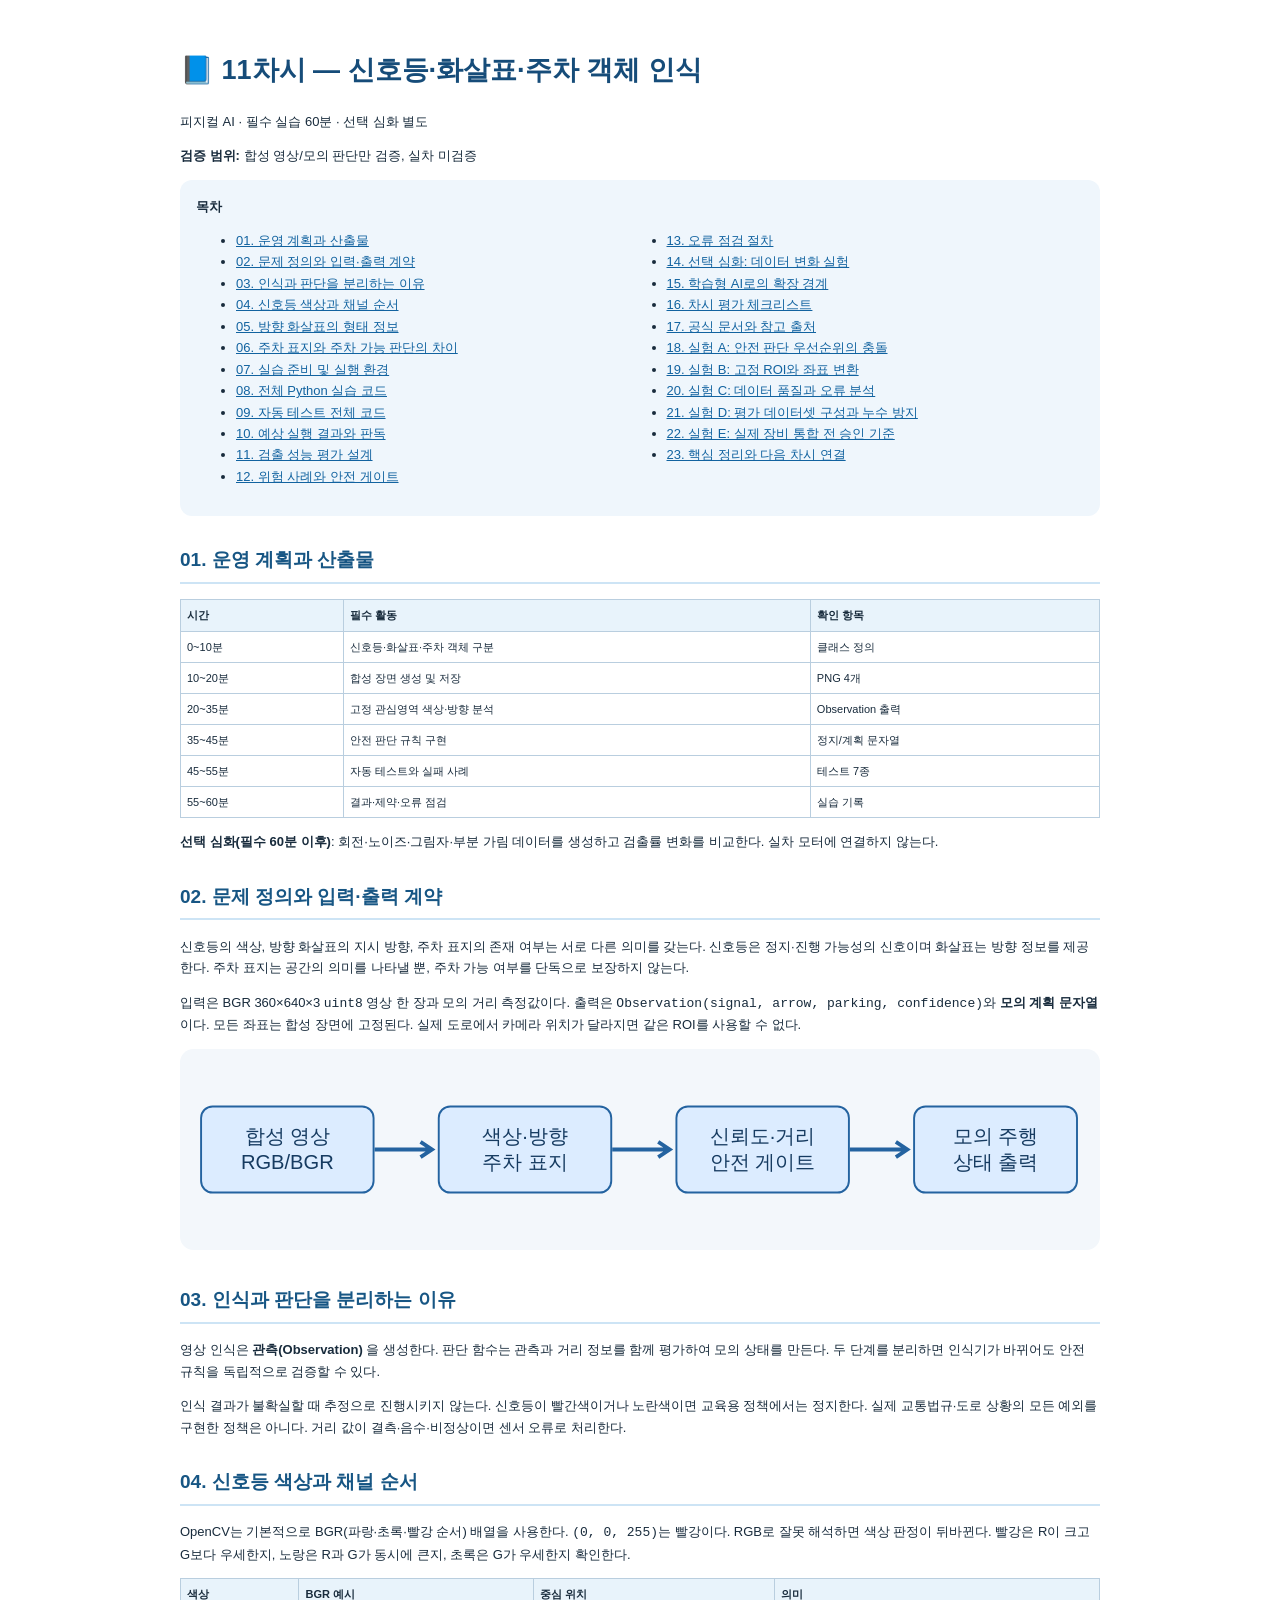
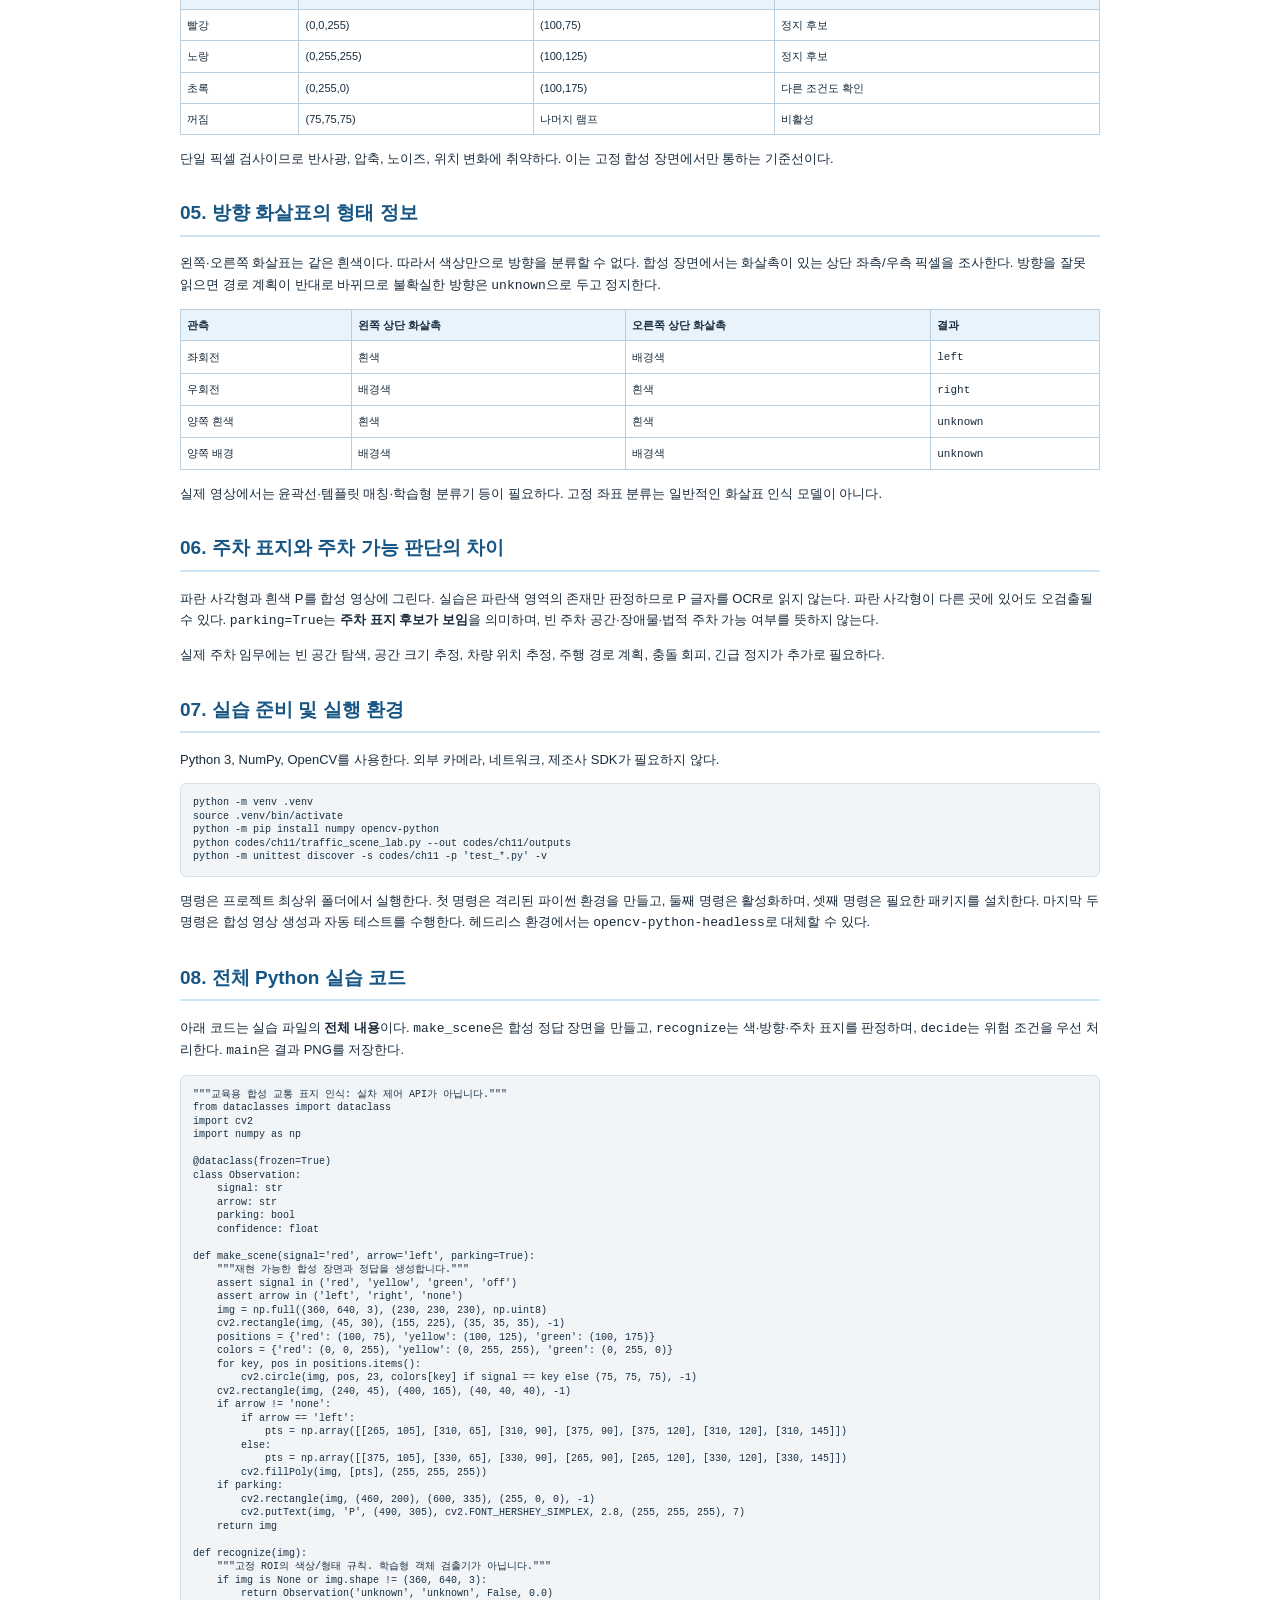
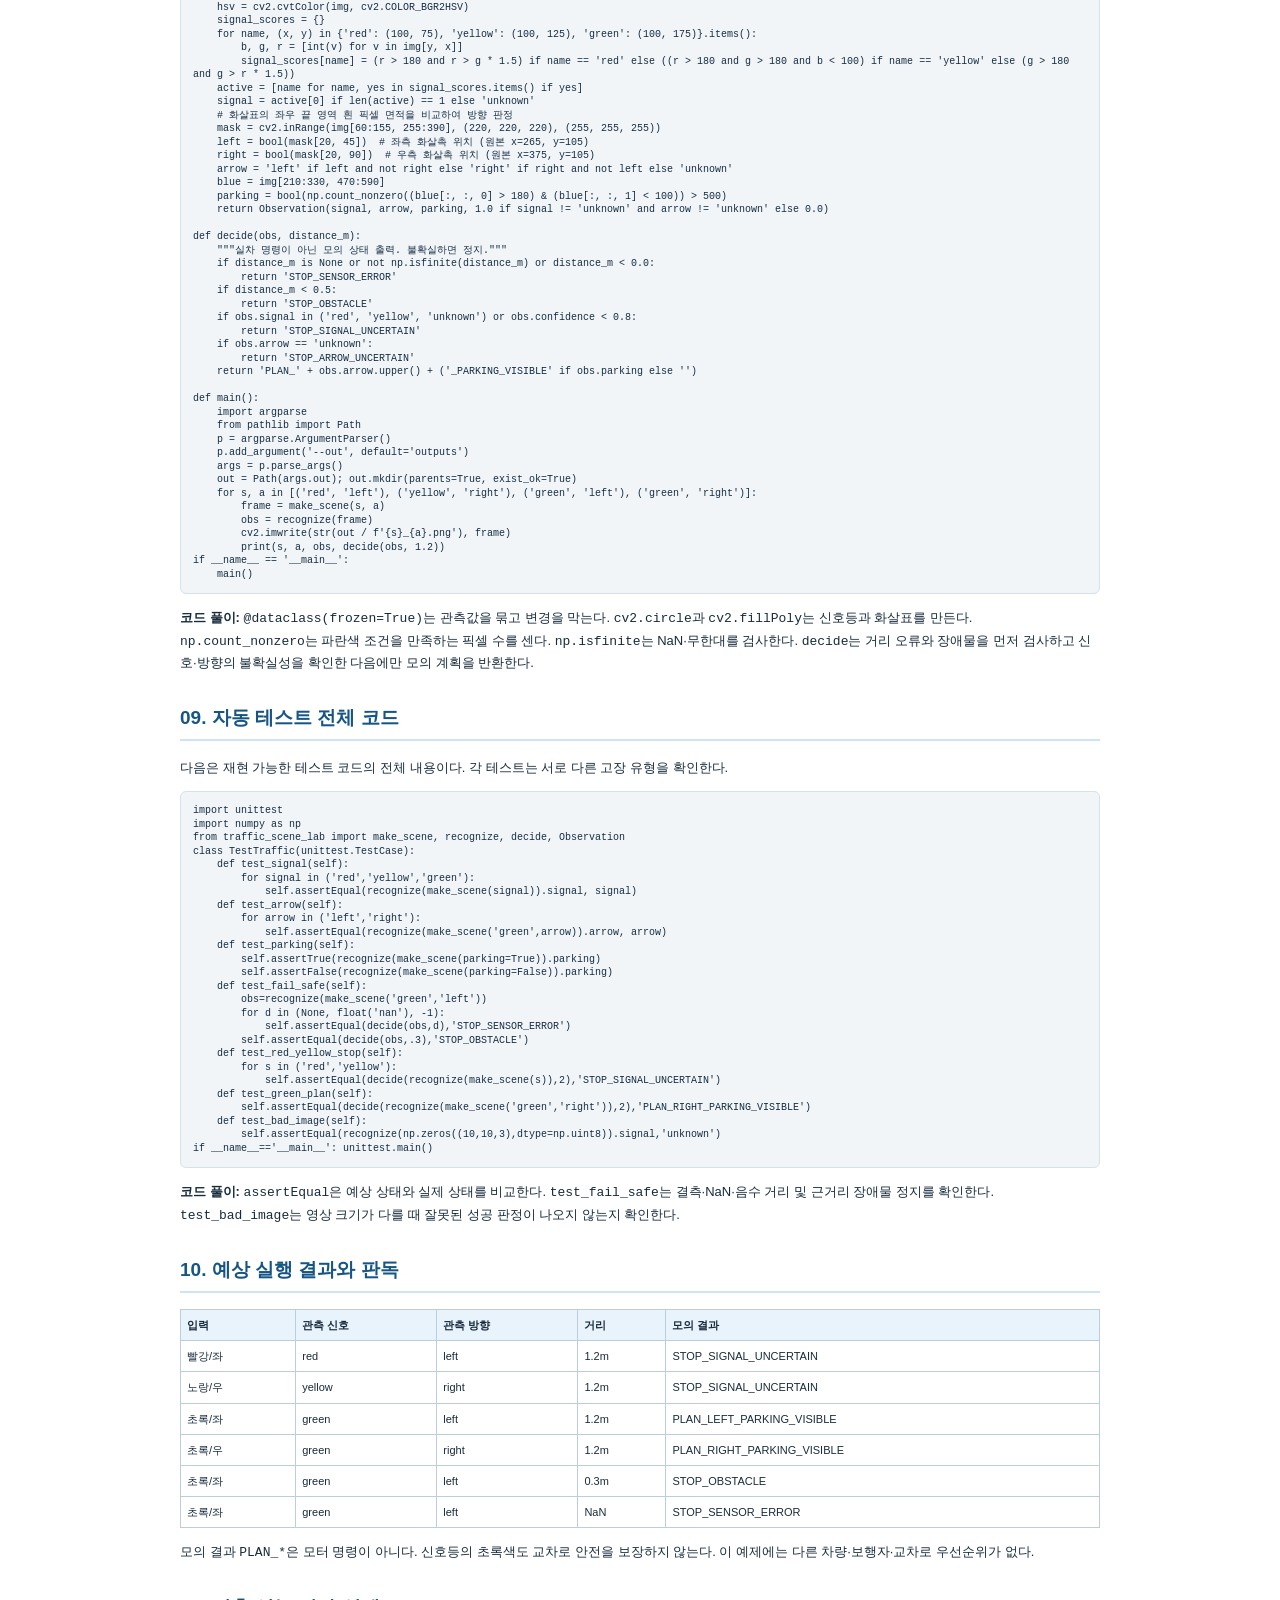
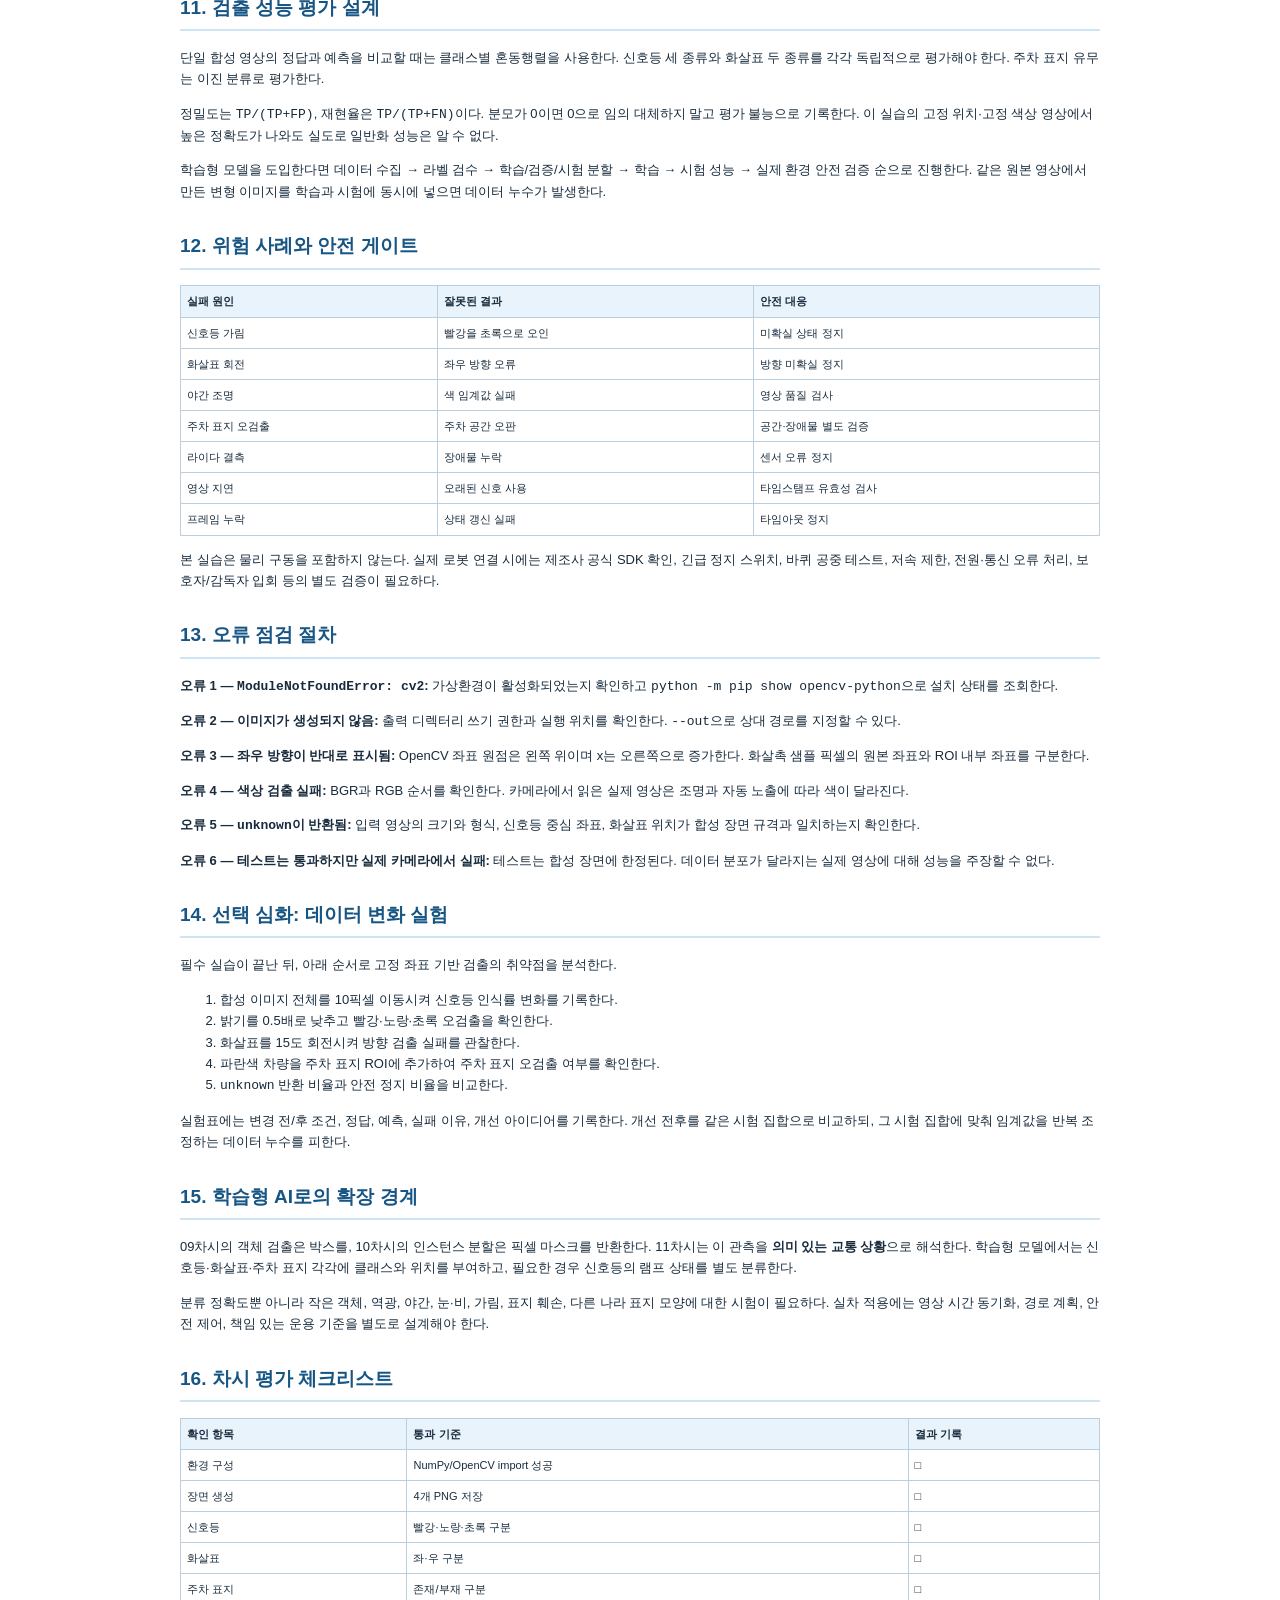
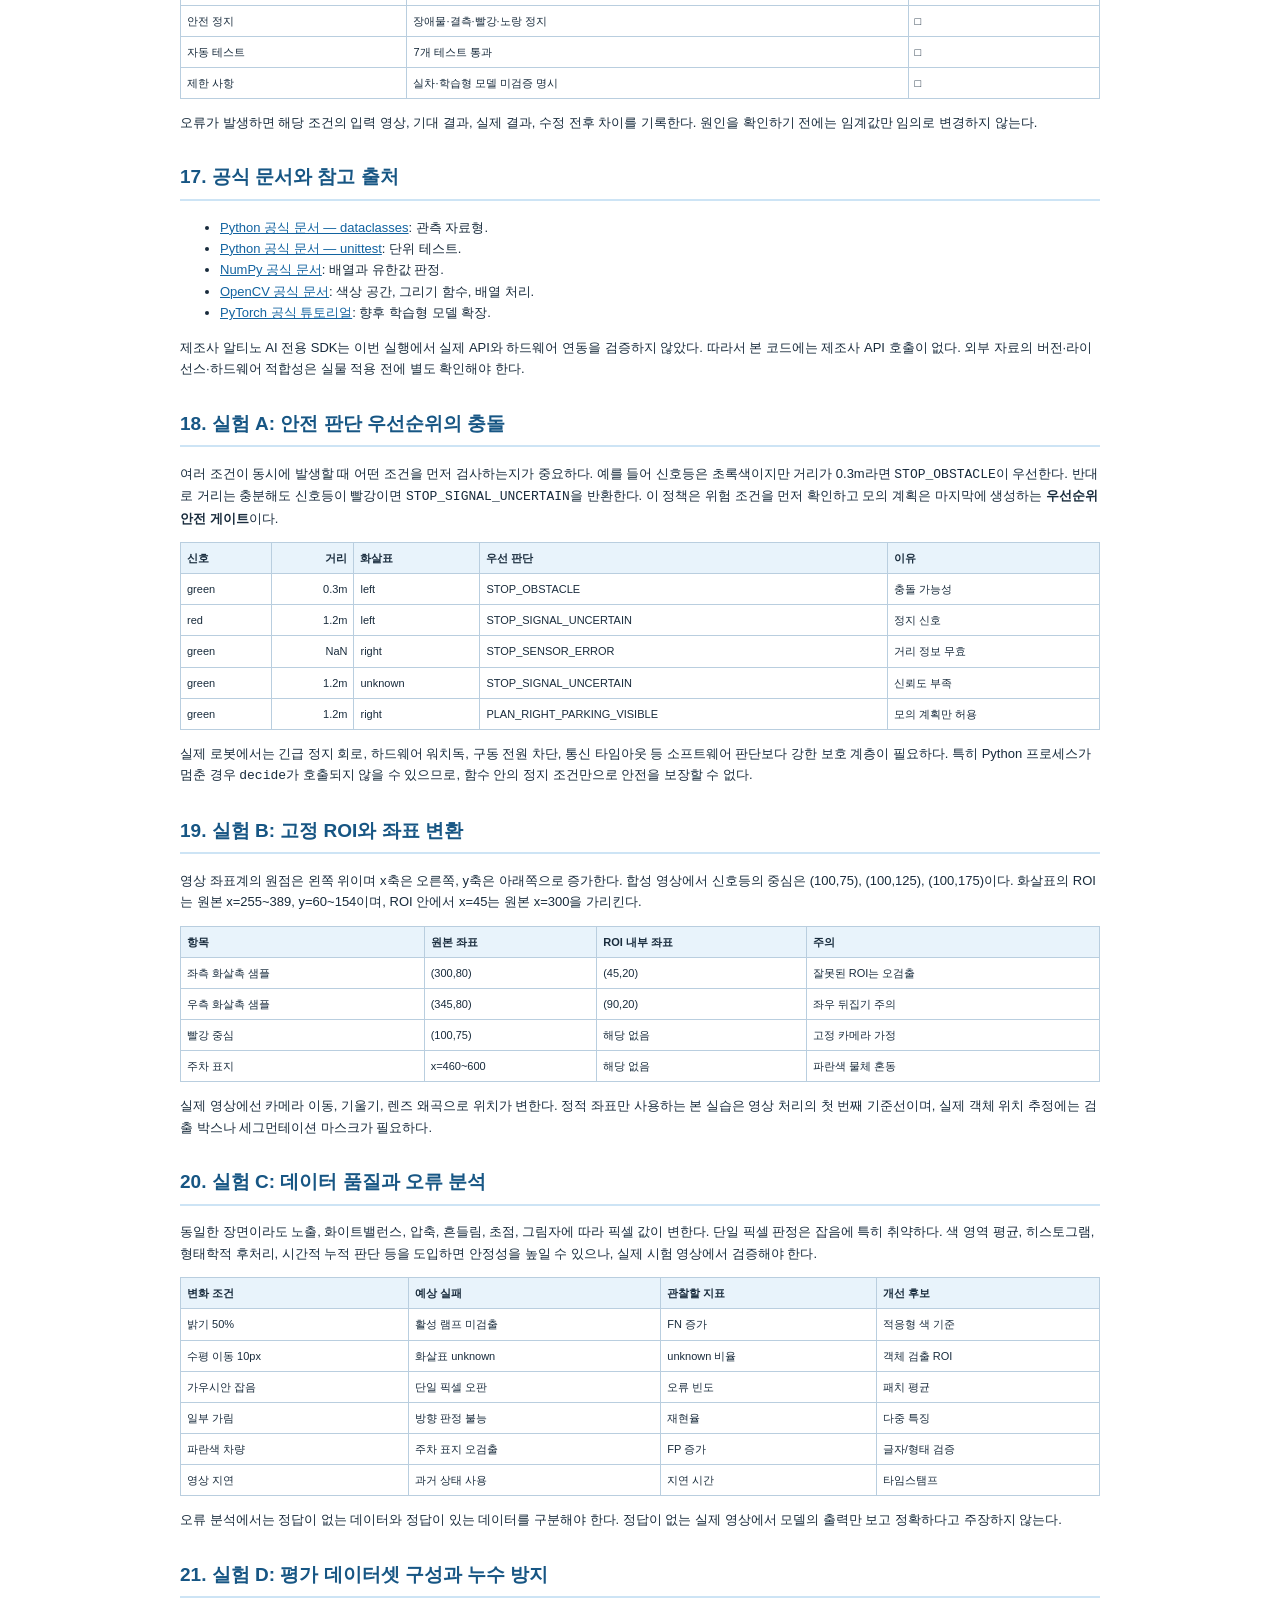
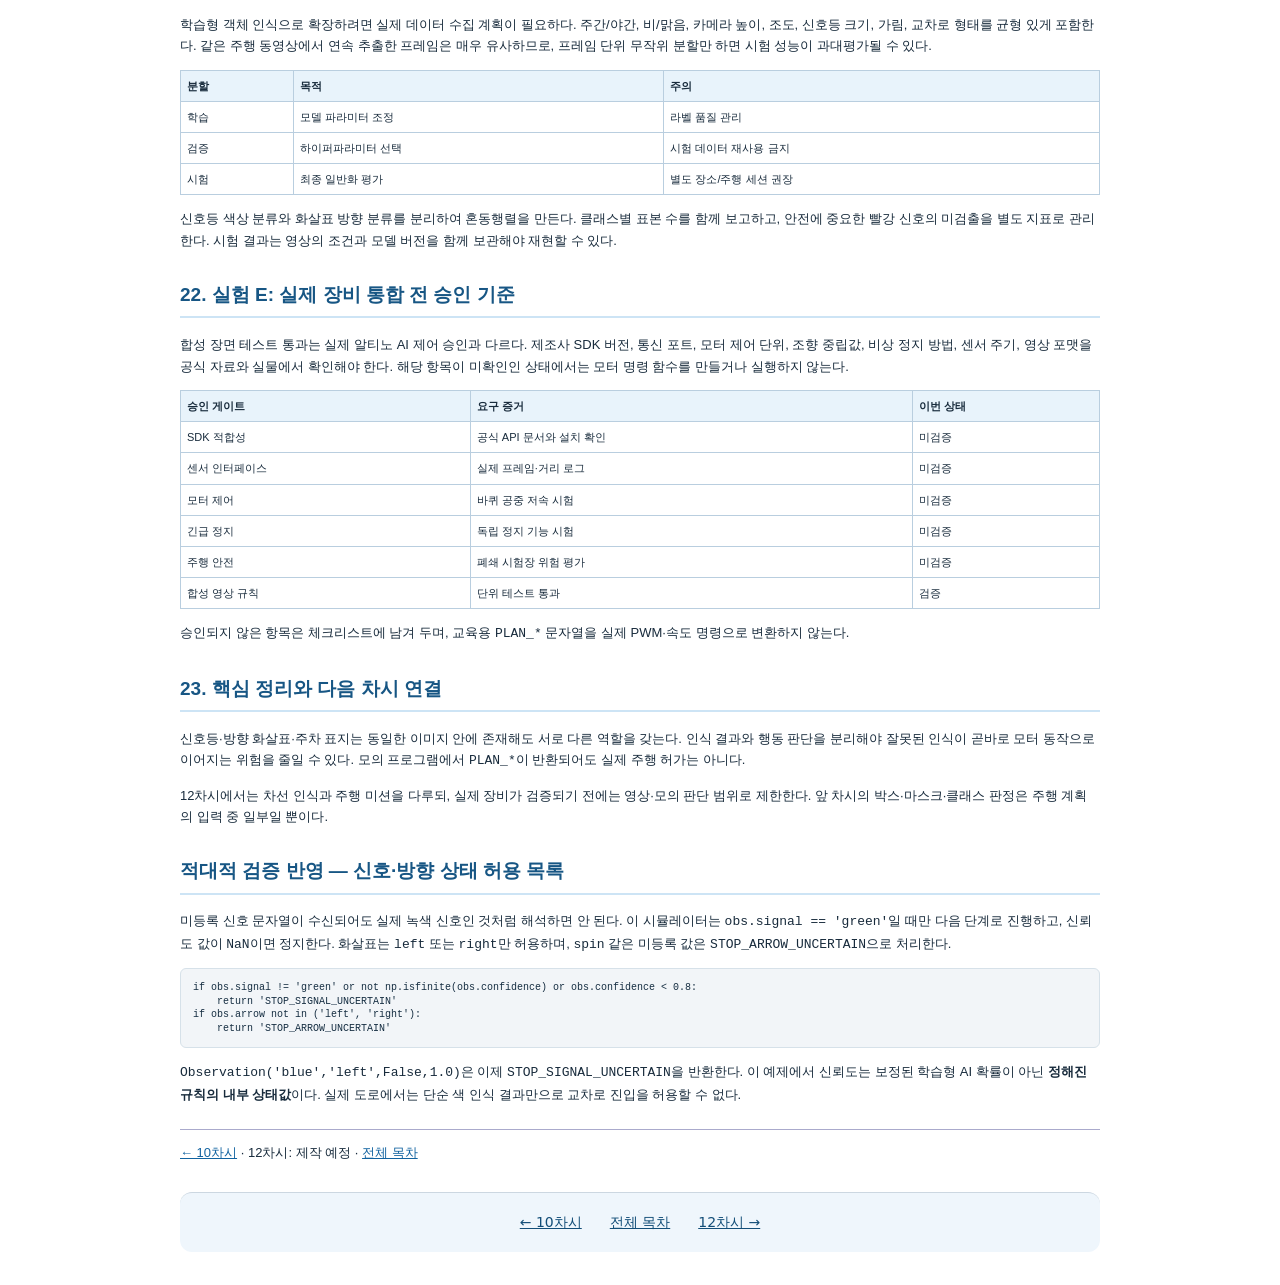
<file: chapters/ch11.html>
<!DOCTYPE html>
<html lang="ko"><head><meta charset="utf-8"/><meta content="width=device-width, initial-scale=1" name="viewport"/><title>11차시 신호등·화살표·주차 객체 인식</title><style>@page{size:A4;margin:17mm 16mm}*{box-sizing:border-box}body{font-family:"Noto Sans CJK KR","Noto Sans",sans-serif;max-width:980px;margin:auto;padding:30px;color:#182b3c;background:#fff;line-height:1.65;font-size:13px}h1{font-size:27px;color:#164c79}h2{font-size:19px;color:#175684;border-bottom:2px solid #cde4f5;padding-bottom:6px;margin-top:28px}nav{background:#eff6fc;border-radius:12px;padding:16px}nav ul{columns:2}a{color:#1263a0}pre{background:#f2f5f8;color:#162e42;border:1px solid #d6e1e9;border-radius:6px;padding:12px;white-space:pre-wrap;overflow-wrap:anywhere;font:10px/1.35 monospace}code{font-family:monospace}table{width:100%;border-collapse:collapse;font-size:11px}td,th{border:1px solid #b9cedf;padding:6px;text-align:left}th{background:#e8f3fb}img{max-width:100%;height:auto}section{break-inside:auto}h2,table tr{break-after:avoid}p{orphans:3;widows:3}footer{margin-top:24px;border-top:1px solid #aac;padding-top:12px}@media print{section:nth-of-type(13){break-before:page}body{padding:0;font-size:12px;max-width:none}nav{font-size:10px}nav ul{columns:2}pre{font-size:9px}h2{font-size:16px}a{color:#164c79;text-decoration:none}}</style><style>.audit-chapter-nav{display:flex;flex-wrap:wrap;gap:12px;justify-content:center;margin:2em auto;padding:14px;border-top:1px solid #ccd7e1;max-width:960px;font:500 14px/1.5 system-ui,sans-serif}.audit-chapter-nav a{color:#134e78;text-decoration:underline;padding:5px 8px}.audit-note,.verified-supplement{max-width:100%;margin-top:2em} .verified-supplement pre,.audit-note pre{white-space:pre-wrap;word-break:break-word} @media print {.audit-chapter-nav {display:none!important} .verified-supplement pre,.audit-note pre{white-space:pre-wrap;overflow-wrap:anywhere}}</style></head><body><header><h1>📘 11차시 — 신호등·화살표·주차 객체 인식</h1><p>피지컬 AI · 필수 실습 60분 · 선택 심화 별도</p><p><strong>검증 범위:</strong> 합성 영상/모의 판단만 검증, 실차 미검증</p></header><nav aria-label="차시 목차"><strong>목차</strong><ul><li><a href="#section-1">01. 운영 계획과 산출물</a></li><li><a href="#section-2">02. 문제 정의와 입력·출력 계약</a></li><li><a href="#section-3">03. 인식과 판단을 분리하는 이유</a></li><li><a href="#section-4">04. 신호등 색상과 채널 순서</a></li><li><a href="#section-5">05. 방향 화살표의 형태 정보</a></li><li><a href="#section-6">06. 주차 표지와 주차 가능 판단의 차이</a></li><li><a href="#section-7">07. 실습 준비 및 실행 환경</a></li><li><a href="#section-8">08. 전체 Python 실습 코드</a></li><li><a href="#section-9">09. 자동 테스트 전체 코드</a></li><li><a href="#section-10">10. 예상 실행 결과와 판독</a></li><li><a href="#section-11">11. 검출 성능 평가 설계</a></li><li><a href="#section-12">12. 위험 사례와 안전 게이트</a></li><li><a href="#section-13">13. 오류 점검 절차</a></li><li><a href="#section-14">14. 선택 심화: 데이터 변화 실험</a></li><li><a href="#section-15">15. 학습형 AI로의 확장 경계</a></li><li><a href="#section-16">16. 차시 평가 체크리스트</a></li><li><a href="#section-17">17. 공식 문서와 참고 출처</a></li><li><a href="#section-18">18. 실험 A: 안전 판단 우선순위의 충돌</a></li><li><a href="#section-19">19. 실험 B: 고정 ROI와 좌표 변환</a></li><li><a href="#section-20">20. 실험 C: 데이터 품질과 오류 분석</a></li><li><a href="#section-21">21. 실험 D: 평가 데이터셋 구성과 누수 방지</a></li><li><a href="#section-22">22. 실험 E: 실제 장비 통합 전 승인 기준</a></li><li><a href="#section-23">23. 핵심 정리와 다음 차시 연결</a></li></ul></nav><main><section id="section-1"><h2>01. 운영 계획과 산출물</h2><table>
<thead>
<tr>
<th>시간</th>
<th>필수 활동</th>
<th>확인 항목</th>
</tr>
</thead>
<tbody>
<tr>
<td>0~10분</td>
<td>신호등·화살표·주차 객체 구분</td>
<td>클래스 정의</td>
</tr>
<tr>
<td>10~20분</td>
<td>합성 장면 생성 및 저장</td>
<td>PNG 4개</td>
</tr>
<tr>
<td>20~35분</td>
<td>고정 관심영역 색상·방향 분석</td>
<td>Observation 출력</td>
</tr>
<tr>
<td>35~45분</td>
<td>안전 판단 규칙 구현</td>
<td>정지/계획 문자열</td>
</tr>
<tr>
<td>45~55분</td>
<td>자동 테스트와 실패 사례</td>
<td>테스트 7종</td>
</tr>
<tr>
<td>55~60분</td>
<td>결과·제약·오류 점검</td>
<td>실습 기록</td>
</tr>
</tbody>
</table>
<p><strong>선택 심화(필수 60분 이후)</strong>: 회전·노이즈·그림자·부분 가림 데이터를 생성하고 검출률 변화를 비교한다. 실차 모터에 연결하지 않는다.</p>
</section><section id="section-2"><h2>02. 문제 정의와 입력·출력 계약</h2><p>신호등의 색상, 방향 화살표의 지시 방향, 주차 표지의 존재 여부는 서로 다른 의미를 갖는다. 신호등은 정지·진행 가능성의 신호이며 화살표는 방향 정보를 제공한다. 주차 표지는 공간의 의미를 나타낼 뿐, 주차 가능 여부를 단독으로 보장하지 않는다.</p>
<p>입력은 BGR 360×640×3 <code>uint8</code> 영상 한 장과 모의 거리 측정값이다. 출력은 <code>Observation(signal, arrow, parking, confidence)</code>와 <strong>모의 계획 문자열</strong>이다. 모든 좌표는 합성 장면에 고정된다. 실제 도로에서 카메라 위치가 달라지면 같은 ROI를 사용할 수 없다.</p>
<p><img alt="인식과 안전 게이트" src="../assets/svg/ch11_pipeline.svg"/></p>
</section><section id="section-3"><h2>03. 인식과 판단을 분리하는 이유</h2><p>영상 인식은 <strong>관측(Observation)</strong> 을 생성한다. 판단 함수는 관측과 거리 정보를 함께 평가하여 모의 상태를 만든다. 두 단계를 분리하면 인식기가 바뀌어도 안전 규칙을 독립적으로 검증할 수 있다.</p>
<p>인식 결과가 불확실할 때 추정으로 진행시키지 않는다. 신호등이 빨간색이거나 노란색이면 교육용 정책에서는 정지한다. 실제 교통법규·도로 상황의 모든 예외를 구현한 정책은 아니다. 거리 값이 결측·음수·비정상이면 센서 오류로 처리한다.</p>
</section><section id="section-4"><h2>04. 신호등 색상과 채널 순서</h2><p>OpenCV는 기본적으로 BGR(파랑·초록·빨강 순서) 배열을 사용한다. <code>(0, 0, 255)</code>는 빨강이다. RGB로 잘못 해석하면 색상 판정이 뒤바뀐다. 빨강은 R이 크고 G보다 우세한지, 노랑은 R과 G가 동시에 큰지, 초록은 G가 우세한지 확인한다.</p>
<table>
<thead>
<tr>
<th>색상</th>
<th>BGR 예시</th>
<th>중심 위치</th>
<th>의미</th>
</tr>
</thead>
<tbody>
<tr>
<td>빨강</td>
<td>(0,0,255)</td>
<td>(100,75)</td>
<td>정지 후보</td>
</tr>
<tr>
<td>노랑</td>
<td>(0,255,255)</td>
<td>(100,125)</td>
<td>정지 후보</td>
</tr>
<tr>
<td>초록</td>
<td>(0,255,0)</td>
<td>(100,175)</td>
<td>다른 조건도 확인</td>
</tr>
<tr>
<td>꺼짐</td>
<td>(75,75,75)</td>
<td>나머지 램프</td>
<td>비활성</td>
</tr>
</tbody>
</table>
<p>단일 픽셀 검사이므로 반사광, 압축, 노이즈, 위치 변화에 취약하다. 이는 고정 합성 장면에서만 통하는 기준선이다.</p>
</section><section id="section-5"><h2>05. 방향 화살표의 형태 정보</h2><p>왼쪽·오른쪽 화살표는 같은 흰색이다. 따라서 색상만으로 방향을 분류할 수 없다. 합성 장면에서는 화살촉이 있는 상단 좌측/우측 픽셀을 조사한다. 방향을 잘못 읽으면 경로 계획이 반대로 바뀌므로 불확실한 방향은 <code>unknown</code>으로 두고 정지한다.</p>
<table>
<thead>
<tr>
<th>관측</th>
<th>왼쪽 상단 화살촉</th>
<th>오른쪽 상단 화살촉</th>
<th>결과</th>
</tr>
</thead>
<tbody>
<tr>
<td>좌회전</td>
<td>흰색</td>
<td>배경색</td>
<td><code>left</code></td>
</tr>
<tr>
<td>우회전</td>
<td>배경색</td>
<td>흰색</td>
<td><code>right</code></td>
</tr>
<tr>
<td>양쪽 흰색</td>
<td>흰색</td>
<td>흰색</td>
<td><code>unknown</code></td>
</tr>
<tr>
<td>양쪽 배경</td>
<td>배경색</td>
<td>배경색</td>
<td><code>unknown</code></td>
</tr>
</tbody>
</table>
<p>실제 영상에서는 윤곽선·템플릿 매칭·학습형 분류기 등이 필요하다. 고정 좌표 분류는 일반적인 화살표 인식 모델이 아니다.</p>
</section><section id="section-6"><h2>06. 주차 표지와 주차 가능 판단의 차이</h2><p>파란 사각형과 흰색 P를 합성 영상에 그린다. 실습은 파란색 영역의 존재만 판정하므로 P 글자를 OCR로 읽지 않는다. 파란 사각형이 다른 곳에 있어도 오검출될 수 있다. <code>parking=True</code>는 <strong>주차 표지 후보가 보임</strong>을 의미하며, 빈 주차 공간·장애물·법적 주차 가능 여부를 뜻하지 않는다.</p>
<p>실제 주차 임무에는 빈 공간 탐색, 공간 크기 추정, 차량 위치 추정, 주행 경로 계획, 충돌 회피, 긴급 정지가 추가로 필요하다.</p>
</section><section id="section-7"><h2>07. 실습 준비 및 실행 환경</h2><p>Python 3, NumPy, OpenCV를 사용한다. 외부 카메라, 네트워크, 제조사 SDK가 필요하지 않다.</p>
<pre><code class="language-bash">python -m venv .venv
source .venv/bin/activate
python -m pip install numpy opencv-python
python codes/ch11/traffic_scene_lab.py --out codes/ch11/outputs
python -m unittest discover -s codes/ch11 -p 'test_*.py' -v
</code></pre>
<p>명령은 프로젝트 최상위 폴더에서 실행한다. 첫 명령은 격리된 파이썬 환경을 만들고, 둘째 명령은 활성화하며, 셋째 명령은 필요한 패키지를 설치한다. 마지막 두 명령은 합성 영상 생성과 자동 테스트를 수행한다. 헤드리스 환경에서는 <code>opencv-python-headless</code>로 대체할 수 있다.</p>
</section><section id="section-8"><h2>08. 전체 Python 실습 코드</h2><p>아래 코드는 실습 파일의 <strong>전체 내용</strong>이다. <code>make_scene</code>은 합성 정답 장면을 만들고, <code>recognize</code>는 색·방향·주차 표지를 판정하며, <code>decide</code>는 위험 조건을 우선 처리한다. <code>main</code>은 결과 PNG를 저장한다.</p>
<pre><code class="language-python">"""교육용 합성 교통 표지 인식: 실차 제어 API가 아닙니다."""
from dataclasses import dataclass
import cv2
import numpy as np

@dataclass(frozen=True)
class Observation:
    signal: str
    arrow: str
    parking: bool
    confidence: float

def make_scene(signal='red', arrow='left', parking=True):
    """재현 가능한 합성 장면과 정답을 생성합니다."""
    assert signal in ('red', 'yellow', 'green', 'off')
    assert arrow in ('left', 'right', 'none')
    img = np.full((360, 640, 3), (230, 230, 230), np.uint8)
    cv2.rectangle(img, (45, 30), (155, 225), (35, 35, 35), -1)
    positions = {'red': (100, 75), 'yellow': (100, 125), 'green': (100, 175)}
    colors = {'red': (0, 0, 255), 'yellow': (0, 255, 255), 'green': (0, 255, 0)}
    for key, pos in positions.items():
        cv2.circle(img, pos, 23, colors[key] if signal == key else (75, 75, 75), -1)
    cv2.rectangle(img, (240, 45), (400, 165), (40, 40, 40), -1)
    if arrow != 'none':
        if arrow == 'left':
            pts = np.array([[265, 105], [310, 65], [310, 90], [375, 90], [375, 120], [310, 120], [310, 145]])
        else:
            pts = np.array([[375, 105], [330, 65], [330, 90], [265, 90], [265, 120], [330, 120], [330, 145]])
        cv2.fillPoly(img, [pts], (255, 255, 255))
    if parking:
        cv2.rectangle(img, (460, 200), (600, 335), (255, 0, 0), -1)
        cv2.putText(img, 'P', (490, 305), cv2.FONT_HERSHEY_SIMPLEX, 2.8, (255, 255, 255), 7)
    return img

def recognize(img):
    """고정 ROI의 색상/형태 규칙. 학습형 객체 검출기가 아닙니다."""
    if img is None or img.shape != (360, 640, 3):
        return Observation('unknown', 'unknown', False, 0.0)
    hsv = cv2.cvtColor(img, cv2.COLOR_BGR2HSV)
    signal_scores = {}
    for name, (x, y) in {'red': (100, 75), 'yellow': (100, 125), 'green': (100, 175)}.items():
        b, g, r = [int(v) for v in img[y, x]]
        signal_scores[name] = (r &gt; 180 and r &gt; g * 1.5) if name == 'red' else ((r &gt; 180 and g &gt; 180 and b &lt; 100) if name == 'yellow' else (g &gt; 180 and g &gt; r * 1.5))
    active = [name for name, yes in signal_scores.items() if yes]
    signal = active[0] if len(active) == 1 else 'unknown'
    # 화살표의 좌우 끝 영역 흰 픽셀 면적을 비교하여 방향 판정
    mask = cv2.inRange(img[60:155, 255:390], (220, 220, 220), (255, 255, 255))
    left = bool(mask[20, 45])  # 좌측 화살촉 위치 (원본 x=265, y=105)
    right = bool(mask[20, 90])  # 우측 화살촉 위치 (원본 x=375, y=105)
    arrow = 'left' if left and not right else 'right' if right and not left else 'unknown'
    blue = img[210:330, 470:590]
    parking = bool(np.count_nonzero((blue[:, :, 0] &gt; 180) &amp; (blue[:, :, 1] &lt; 100)) &gt; 500)
    return Observation(signal, arrow, parking, 1.0 if signal != 'unknown' and arrow != 'unknown' else 0.0)

def decide(obs, distance_m):
    """실차 명령이 아닌 모의 상태 출력. 불확실하면 정지."""
    if distance_m is None or not np.isfinite(distance_m) or distance_m &lt; 0.0:
        return 'STOP_SENSOR_ERROR'
    if distance_m &lt; 0.5:
        return 'STOP_OBSTACLE'
    if obs.signal in ('red', 'yellow', 'unknown') or obs.confidence &lt; 0.8:
        return 'STOP_SIGNAL_UNCERTAIN'
    if obs.arrow == 'unknown':
        return 'STOP_ARROW_UNCERTAIN'
    return 'PLAN_' + obs.arrow.upper() + ('_PARKING_VISIBLE' if obs.parking else '')

def main():
    import argparse
    from pathlib import Path
    p = argparse.ArgumentParser()
    p.add_argument('--out', default='outputs')
    args = p.parse_args()
    out = Path(args.out); out.mkdir(parents=True, exist_ok=True)
    for s, a in [('red', 'left'), ('yellow', 'right'), ('green', 'left'), ('green', 'right')]:
        frame = make_scene(s, a)
        obs = recognize(frame)
        cv2.imwrite(str(out / f'{s}_{a}.png'), frame)
        print(s, a, obs, decide(obs, 1.2))
if __name__ == '__main__':
    main()
</code></pre>
<p><strong>코드 풀이:</strong> <code>@dataclass(frozen=True)</code>는 관측값을 묶고 변경을 막는다. <code>cv2.circle</code>과 <code>cv2.fillPoly</code>는 신호등과 화살표를 만든다. <code>np.count_nonzero</code>는 파란색 조건을 만족하는 픽셀 수를 센다. <code>np.isfinite</code>는 NaN·무한대를 검사한다. <code>decide</code>는 거리 오류와 장애물을 먼저 검사하고 신호·방향의 불확실성을 확인한 다음에만 모의 계획을 반환한다.</p>
</section><section id="section-9"><h2>09. 자동 테스트 전체 코드</h2><p>다음은 재현 가능한 테스트 코드의 전체 내용이다. 각 테스트는 서로 다른 고장 유형을 확인한다.</p>
<pre><code class="language-python">import unittest
import numpy as np
from traffic_scene_lab import make_scene, recognize, decide, Observation
class TestTraffic(unittest.TestCase):
    def test_signal(self):
        for signal in ('red','yellow','green'):
            self.assertEqual(recognize(make_scene(signal)).signal, signal)
    def test_arrow(self):
        for arrow in ('left','right'):
            self.assertEqual(recognize(make_scene('green',arrow)).arrow, arrow)
    def test_parking(self):
        self.assertTrue(recognize(make_scene(parking=True)).parking)
        self.assertFalse(recognize(make_scene(parking=False)).parking)
    def test_fail_safe(self):
        obs=recognize(make_scene('green','left'))
        for d in (None, float('nan'), -1):
            self.assertEqual(decide(obs,d),'STOP_SENSOR_ERROR')
        self.assertEqual(decide(obs,.3),'STOP_OBSTACLE')
    def test_red_yellow_stop(self):
        for s in ('red','yellow'):
            self.assertEqual(decide(recognize(make_scene(s)),2),'STOP_SIGNAL_UNCERTAIN')
    def test_green_plan(self):
        self.assertEqual(decide(recognize(make_scene('green','right')),2),'PLAN_RIGHT_PARKING_VISIBLE')
    def test_bad_image(self):
        self.assertEqual(recognize(np.zeros((10,10,3),dtype=np.uint8)).signal,'unknown')
if __name__=='__main__': unittest.main()
</code></pre>
<p><strong>코드 풀이:</strong> <code>assertEqual</code>은 예상 상태와 실제 상태를 비교한다. <code>test_fail_safe</code>는 결측·NaN·음수 거리 및 근거리 장애물 정지를 확인한다. <code>test_bad_image</code>는 영상 크기가 다를 때 잘못된 성공 판정이 나오지 않는지 확인한다.</p>
</section><section id="section-10"><h2>10. 예상 실행 결과와 판독</h2><table>
<thead>
<tr>
<th>입력</th>
<th>관측 신호</th>
<th>관측 방향</th>
<th>거리</th>
<th>모의 결과</th>
</tr>
</thead>
<tbody>
<tr>
<td>빨강/좌</td>
<td>red</td>
<td>left</td>
<td>1.2m</td>
<td>STOP_SIGNAL_UNCERTAIN</td>
</tr>
<tr>
<td>노랑/우</td>
<td>yellow</td>
<td>right</td>
<td>1.2m</td>
<td>STOP_SIGNAL_UNCERTAIN</td>
</tr>
<tr>
<td>초록/좌</td>
<td>green</td>
<td>left</td>
<td>1.2m</td>
<td>PLAN_LEFT_PARKING_VISIBLE</td>
</tr>
<tr>
<td>초록/우</td>
<td>green</td>
<td>right</td>
<td>1.2m</td>
<td>PLAN_RIGHT_PARKING_VISIBLE</td>
</tr>
<tr>
<td>초록/좌</td>
<td>green</td>
<td>left</td>
<td>0.3m</td>
<td>STOP_OBSTACLE</td>
</tr>
<tr>
<td>초록/좌</td>
<td>green</td>
<td>left</td>
<td>NaN</td>
<td>STOP_SENSOR_ERROR</td>
</tr>
</tbody>
</table>
<p>모의 결과 <code>PLAN_*</code>은 모터 명령이 아니다. 신호등의 초록색도 교차로 안전을 보장하지 않는다. 이 예제에는 다른 차량·보행자·교차로 우선순위가 없다.</p>
</section><section id="section-11"><h2>11. 검출 성능 평가 설계</h2><p>단일 합성 영상의 정답과 예측을 비교할 때는 클래스별 혼동행렬을 사용한다. 신호등 세 종류와 화살표 두 종류를 각각 독립적으로 평가해야 한다. 주차 표지 유무는 이진 분류로 평가한다.</p>
<p>정밀도는 <code>TP/(TP+FP)</code>, 재현율은 <code>TP/(TP+FN)</code>이다. 분모가 0이면 0으로 임의 대체하지 말고 평가 불능으로 기록한다. 이 실습의 고정 위치·고정 색상 영상에서 높은 정확도가 나와도 실도로 일반화 성능은 알 수 없다.</p>
<p>학습형 모델을 도입한다면 데이터 수집 → 라벨 검수 → 학습/검증/시험 분할 → 학습 → 시험 성능 → 실제 환경 안전 검증 순으로 진행한다. 같은 원본 영상에서 만든 변형 이미지를 학습과 시험에 동시에 넣으면 데이터 누수가 발생한다.</p>
</section><section id="section-12"><h2>12. 위험 사례와 안전 게이트</h2><table>
<thead>
<tr>
<th>실패 원인</th>
<th>잘못된 결과</th>
<th>안전 대응</th>
</tr>
</thead>
<tbody>
<tr>
<td>신호등 가림</td>
<td>빨강을 초록으로 오인</td>
<td>미확실 상태 정지</td>
</tr>
<tr>
<td>화살표 회전</td>
<td>좌우 방향 오류</td>
<td>방향 미확실 정지</td>
</tr>
<tr>
<td>야간 조명</td>
<td>색 임계값 실패</td>
<td>영상 품질 검사</td>
</tr>
<tr>
<td>주차 표지 오검출</td>
<td>주차 공간 오판</td>
<td>공간·장애물 별도 검증</td>
</tr>
<tr>
<td>라이다 결측</td>
<td>장애물 누락</td>
<td>센서 오류 정지</td>
</tr>
<tr>
<td>영상 지연</td>
<td>오래된 신호 사용</td>
<td>타임스탬프 유효성 검사</td>
</tr>
<tr>
<td>프레임 누락</td>
<td>상태 갱신 실패</td>
<td>타임아웃 정지</td>
</tr>
</tbody>
</table>
<p>본 실습은 물리 구동을 포함하지 않는다. 실제 로봇 연결 시에는 제조사 공식 SDK 확인, 긴급 정지 스위치, 바퀴 공중 테스트, 저속 제한, 전원·통신 오류 처리, 보호자/감독자 입회 등의 별도 검증이 필요하다.</p>
</section><section id="section-13"><h2>13. 오류 점검 절차</h2><p><strong>오류 1 — <code>ModuleNotFoundError: cv2</code>:</strong> 가상환경이 활성화되었는지 확인하고 <code>python -m pip show opencv-python</code>으로 설치 상태를 조회한다.</p>
<p><strong>오류 2 — 이미지가 생성되지 않음:</strong> 출력 디렉터리 쓰기 권한과 실행 위치를 확인한다. <code>--out</code>으로 상대 경로를 지정할 수 있다.</p>
<p><strong>오류 3 — 좌우 방향이 반대로 표시됨:</strong> OpenCV 좌표 원점은 왼쪽 위이며 x는 오른쪽으로 증가한다. 화살촉 샘플 픽셀의 원본 좌표와 ROI 내부 좌표를 구분한다.</p>
<p><strong>오류 4 — 색상 검출 실패:</strong> BGR과 RGB 순서를 확인한다. 카메라에서 읽은 실제 영상은 조명과 자동 노출에 따라 색이 달라진다.</p>
<p><strong>오류 5 — <code>unknown</code>이 반환됨:</strong> 입력 영상의 크기와 형식, 신호등 중심 좌표, 화살표 위치가 합성 장면 규격과 일치하는지 확인한다.</p>
<p><strong>오류 6 — 테스트는 통과하지만 실제 카메라에서 실패:</strong> 테스트는 합성 장면에 한정된다. 데이터 분포가 달라지는 실제 영상에 대해 성능을 주장할 수 없다.</p>
</section><section id="section-14"><h2>14. 선택 심화: 데이터 변화 실험</h2><p>필수 실습이 끝난 뒤, 아래 순서로 고정 좌표 기반 검출의 취약점을 분석한다.</p>
<ol>
<li>합성 이미지 전체를 10픽셀 이동시켜 신호등 인식률 변화를 기록한다.</li>
<li>밝기를 0.5배로 낮추고 빨강·노랑·초록 오검출을 확인한다.</li>
<li>화살표를 15도 회전시켜 방향 검출 실패를 관찰한다.</li>
<li>파란색 차량을 주차 표지 ROI에 추가하여 주차 표지 오검출 여부를 확인한다.</li>
<li><code>unknown</code> 반환 비율과 안전 정지 비율을 비교한다.</li>
</ol>
<p>실험표에는 변경 전/후 조건, 정답, 예측, 실패 이유, 개선 아이디어를 기록한다. 개선 전후를 같은 시험 집합으로 비교하되, 그 시험 집합에 맞춰 임계값을 반복 조정하는 데이터 누수를 피한다.</p>
</section><section id="section-15"><h2>15. 학습형 AI로의 확장 경계</h2><p>09차시의 객체 검출은 박스를, 10차시의 인스턴스 분할은 픽셀 마스크를 반환한다. 11차시는 이 관측을 <strong>의미 있는 교통 상황</strong>으로 해석한다. 학습형 모델에서는 신호등·화살표·주차 표지 각각에 클래스와 위치를 부여하고, 필요한 경우 신호등의 램프 상태를 별도 분류한다.</p>
<p>분류 정확도뿐 아니라 작은 객체, 역광, 야간, 눈·비, 가림, 표지 훼손, 다른 나라 표지 모양에 대한 시험이 필요하다. 실차 적용에는 영상 시간 동기화, 경로 계획, 안전 제어, 책임 있는 운용 기준을 별도로 설계해야 한다.</p>
</section><section id="section-16"><h2>16. 차시 평가 체크리스트</h2><table>
<thead>
<tr>
<th>확인 항목</th>
<th>통과 기준</th>
<th>결과 기록</th>
</tr>
</thead>
<tbody>
<tr>
<td>환경 구성</td>
<td>NumPy/OpenCV import 성공</td>
<td>□</td>
</tr>
<tr>
<td>장면 생성</td>
<td>4개 PNG 저장</td>
<td>□</td>
</tr>
<tr>
<td>신호등</td>
<td>빨강·노랑·초록 구분</td>
<td>□</td>
</tr>
<tr>
<td>화살표</td>
<td>좌·우 구분</td>
<td>□</td>
</tr>
<tr>
<td>주차 표지</td>
<td>존재/부재 구분</td>
<td>□</td>
</tr>
<tr>
<td>안전 정지</td>
<td>장애물·결측·빨강·노랑 정지</td>
<td>□</td>
</tr>
<tr>
<td>자동 테스트</td>
<td>7개 테스트 통과</td>
<td>□</td>
</tr>
<tr>
<td>제한 사항</td>
<td>실차·학습형 모델 미검증 명시</td>
<td>□</td>
</tr>
</tbody>
</table>
<p>오류가 발생하면 해당 조건의 입력 영상, 기대 결과, 실제 결과, 수정 전후 차이를 기록한다. 원인을 확인하기 전에는 임계값만 임의로 변경하지 않는다.</p>
</section><section id="section-17"><h2>17. 공식 문서와 참고 출처</h2><ul>
<li><a href="https://docs.python.org/3/library/dataclasses.html">Python 공식 문서 — dataclasses</a>: 관측 자료형.</li>
<li><a href="https://docs.python.org/3/library/unittest.html">Python 공식 문서 — unittest</a>: 단위 테스트.</li>
<li><a href="https://numpy.org/doc/stable/">NumPy 공식 문서</a>: 배열과 유한값 판정.</li>
<li><a href="https://docs.opencv.org/4.x/">OpenCV 공식 문서</a>: 색상 공간, 그리기 함수, 배열 처리.</li>
<li><a href="https://pytorch.org/tutorials/">PyTorch 공식 튜토리얼</a>: 향후 학습형 모델 확장.</li>
</ul>
<p>제조사 알티노 AI 전용 SDK는 이번 실행에서 실제 API와 하드웨어 연동을 검증하지 않았다. 따라서 본 코드에는 제조사 API 호출이 없다. 외부 자료의 버전·라이선스·하드웨어 적합성은 실물 적용 전에 별도 확인해야 한다.</p>
</section><section id="section-18"><h2>18. 실험 A: 안전 판단 우선순위의 충돌</h2><p>여러 조건이 동시에 발생할 때 어떤 조건을 먼저 검사하는지가 중요하다. 예를 들어 신호등은 초록색이지만 거리가 0.3m라면 <code>STOP_OBSTACLE</code>이 우선한다. 반대로 거리는 충분해도 신호등이 빨강이면 <code>STOP_SIGNAL_UNCERTAIN</code>을 반환한다. 이 정책은 위험 조건을 먼저 확인하고 모의 계획은 마지막에 생성하는 <strong>우선순위 안전 게이트</strong>이다.</p>
<table>
<thead>
<tr>
<th>신호</th>
<th style="text-align:right">거리</th>
<th>화살표</th>
<th>우선 판단</th>
<th>이유</th>
</tr>
</thead>
<tbody>
<tr>
<td>green</td>
<td style="text-align:right">0.3m</td>
<td>left</td>
<td>STOP_OBSTACLE</td>
<td>충돌 가능성</td>
</tr>
<tr>
<td>red</td>
<td style="text-align:right">1.2m</td>
<td>left</td>
<td>STOP_SIGNAL_UNCERTAIN</td>
<td>정지 신호</td>
</tr>
<tr>
<td>green</td>
<td style="text-align:right">NaN</td>
<td>right</td>
<td>STOP_SENSOR_ERROR</td>
<td>거리 정보 무효</td>
</tr>
<tr>
<td>green</td>
<td style="text-align:right">1.2m</td>
<td>unknown</td>
<td>STOP_SIGNAL_UNCERTAIN</td>
<td>신뢰도 부족</td>
</tr>
<tr>
<td>green</td>
<td style="text-align:right">1.2m</td>
<td>right</td>
<td>PLAN_RIGHT_PARKING_VISIBLE</td>
<td>모의 계획만 허용</td>
</tr>
</tbody>
</table>
<p>실제 로봇에서는 긴급 정지 회로, 하드웨어 워치독, 구동 전원 차단, 통신 타임아웃 등 소프트웨어 판단보다 강한 보호 계층이 필요하다. 특히 Python 프로세스가 멈춘 경우 <code>decide</code>가 호출되지 않을 수 있으므로, 함수 안의 정지 조건만으로 안전을 보장할 수 없다.</p>
</section><section id="section-19"><h2>19. 실험 B: 고정 ROI와 좌표 변환</h2><p>영상 좌표계의 원점은 왼쪽 위이며 x축은 오른쪽, y축은 아래쪽으로 증가한다. 합성 영상에서 신호등의 중심은 (100,75), (100,125), (100,175)이다. 화살표의 ROI는 원본 x=255~389, y=60~154이며, ROI 안에서 x=45는 원본 x=300을 가리킨다.</p>
<table>
<thead>
<tr>
<th>항목</th>
<th>원본 좌표</th>
<th>ROI 내부 좌표</th>
<th>주의</th>
</tr>
</thead>
<tbody>
<tr>
<td>좌측 화살촉 샘플</td>
<td>(300,80)</td>
<td>(45,20)</td>
<td>잘못된 ROI는 오검출</td>
</tr>
<tr>
<td>우측 화살촉 샘플</td>
<td>(345,80)</td>
<td>(90,20)</td>
<td>좌우 뒤집기 주의</td>
</tr>
<tr>
<td>빨강 중심</td>
<td>(100,75)</td>
<td>해당 없음</td>
<td>고정 카메라 가정</td>
</tr>
<tr>
<td>주차 표지</td>
<td>x=460~600</td>
<td>해당 없음</td>
<td>파란색 물체 혼동</td>
</tr>
</tbody>
</table>
<p>실제 영상에선 카메라 이동, 기울기, 렌즈 왜곡으로 위치가 변한다. 정적 좌표만 사용하는 본 실습은 영상 처리의 첫 번째 기준선이며, 실제 객체 위치 추정에는 검출 박스나 세그먼테이션 마스크가 필요하다.</p>
</section><section id="section-20"><h2>20. 실험 C: 데이터 품질과 오류 분석</h2><p>동일한 장면이라도 노출, 화이트밸런스, 압축, 흔들림, 초점, 그림자에 따라 픽셀 값이 변한다. 단일 픽셀 판정은 잡음에 특히 취약하다. 색 영역 평균, 히스토그램, 형태학적 후처리, 시간적 누적 판단 등을 도입하면 안정성을 높일 수 있으나, 실제 시험 영상에서 검증해야 한다.</p>
<table>
<thead>
<tr>
<th>변화 조건</th>
<th>예상 실패</th>
<th>관찰할 지표</th>
<th>개선 후보</th>
</tr>
</thead>
<tbody>
<tr>
<td>밝기 50%</td>
<td>활성 램프 미검출</td>
<td>FN 증가</td>
<td>적응형 색 기준</td>
</tr>
<tr>
<td>수평 이동 10px</td>
<td>화살표 unknown</td>
<td>unknown 비율</td>
<td>객체 검출 ROI</td>
</tr>
<tr>
<td>가우시안 잡음</td>
<td>단일 픽셀 오판</td>
<td>오류 빈도</td>
<td>패치 평균</td>
</tr>
<tr>
<td>일부 가림</td>
<td>방향 판정 불능</td>
<td>재현율</td>
<td>다중 특징</td>
</tr>
<tr>
<td>파란색 차량</td>
<td>주차 표지 오검출</td>
<td>FP 증가</td>
<td>글자/형태 검증</td>
</tr>
<tr>
<td>영상 지연</td>
<td>과거 상태 사용</td>
<td>지연 시간</td>
<td>타임스탬프</td>
</tr>
</tbody>
</table>
<p>오류 분석에서는 정답이 없는 데이터와 정답이 있는 데이터를 구분해야 한다. 정답이 없는 실제 영상에서 모델의 출력만 보고 정확하다고 주장하지 않는다.</p>
</section><section id="section-21"><h2>21. 실험 D: 평가 데이터셋 구성과 누수 방지</h2><p>학습형 객체 인식으로 확장하려면 실제 데이터 수집 계획이 필요하다. 주간/야간, 비/맑음, 카메라 높이, 조도, 신호등 크기, 가림, 교차로 형태를 균형 있게 포함한다. 같은 주행 동영상에서 연속 추출한 프레임은 매우 유사하므로, 프레임 단위 무작위 분할만 하면 시험 성능이 과대평가될 수 있다.</p>
<table>
<thead>
<tr>
<th>분할</th>
<th>목적</th>
<th>주의</th>
</tr>
</thead>
<tbody>
<tr>
<td>학습</td>
<td>모델 파라미터 조정</td>
<td>라벨 품질 관리</td>
</tr>
<tr>
<td>검증</td>
<td>하이퍼파라미터 선택</td>
<td>시험 데이터 재사용 금지</td>
</tr>
<tr>
<td>시험</td>
<td>최종 일반화 평가</td>
<td>별도 장소/주행 세션 권장</td>
</tr>
</tbody>
</table>
<p>신호등 색상 분류와 화살표 방향 분류를 분리하여 혼동행렬을 만든다. 클래스별 표본 수를 함께 보고하고, 안전에 중요한 빨강 신호의 미검출을 별도 지표로 관리한다. 시험 결과는 영상의 조건과 모델 버전을 함께 보관해야 재현할 수 있다.</p>
</section><section id="section-22"><h2>22. 실험 E: 실제 장비 통합 전 승인 기준</h2><p>합성 장면 테스트 통과는 실제 알티노 AI 제어 승인과 다르다. 제조사 SDK 버전, 통신 포트, 모터 제어 단위, 조향 중립값, 비상 정지 방법, 센서 주기, 영상 포맷을 공식 자료와 실물에서 확인해야 한다. 해당 항목이 미확인인 상태에서는 모터 명령 함수를 만들거나 실행하지 않는다.</p>
<table>
<thead>
<tr>
<th>승인 게이트</th>
<th>요구 증거</th>
<th>이번 상태</th>
</tr>
</thead>
<tbody>
<tr>
<td>SDK 적합성</td>
<td>공식 API 문서와 설치 확인</td>
<td>미검증</td>
</tr>
<tr>
<td>센서 인터페이스</td>
<td>실제 프레임·거리 로그</td>
<td>미검증</td>
</tr>
<tr>
<td>모터 제어</td>
<td>바퀴 공중 저속 시험</td>
<td>미검증</td>
</tr>
<tr>
<td>긴급 정지</td>
<td>독립 정지 기능 시험</td>
<td>미검증</td>
</tr>
<tr>
<td>주행 안전</td>
<td>폐쇄 시험장 위험 평가</td>
<td>미검증</td>
</tr>
<tr>
<td>합성 영상 규칙</td>
<td>단위 테스트 통과</td>
<td>검증</td>
</tr>
</tbody>
</table>
<p>승인되지 않은 항목은 체크리스트에 남겨 두며, 교육용 <code>PLAN_*</code> 문자열을 실제 PWM·속도 명령으로 변환하지 않는다.</p>
</section><section id="section-23"><h2>23. 핵심 정리와 다음 차시 연결</h2><p>신호등·방향 화살표·주차 표지는 동일한 이미지 안에 존재해도 서로 다른 역할을 갖는다. 인식 결과와 행동 판단을 분리해야 잘못된 인식이 곧바로 모터 동작으로 이어지는 위험을 줄일 수 있다. 모의 프로그램에서 <code>PLAN_*</code>이 반환되어도 실제 주행 허가는 아니다.</p>
<p>12차시에서는 차선 인식과 주행 미션을 다루되, 실제 장비가 검증되기 전에는 영상·모의 판단 범위로 제한한다. 앞 차시의 박스·마스크·클래스 판정은 주행 계획의 입력 중 일부일 뿐이다.</p>
</section><section class="audit-note" id="audit-safety"><h2>적대적 검증 반영 — 신호·방향 상태 허용 목록</h2>
<p>미등록 신호 문자열이 수신되어도 실제 녹색 신호인 것처럼 해석하면 안 된다. 이 시뮬레이터는 <code>obs.signal == 'green'</code>일 때만 다음 단계로 진행하고, 신뢰도 값이 <code>NaN</code>이면 정지한다. 화살표는 <code>left</code> 또는 <code>right</code>만 허용하며, <code>spin</code> 같은 미등록 값은 <code>STOP_ARROW_UNCERTAIN</code>으로 처리한다.</p>
<pre><code class="language-python">if obs.signal != 'green' or not np.isfinite(obs.confidence) or obs.confidence &lt; 0.8:
    return 'STOP_SIGNAL_UNCERTAIN'
if obs.arrow not in ('left', 'right'):
    return 'STOP_ARROW_UNCERTAIN'
</code></pre>
<p><code>Observation('blue','left',False,1.0)</code>은 이제 <code>STOP_SIGNAL_UNCERTAIN</code>을 반환한다. 이 예제에서 신뢰도는 보정된 학습형 AI 확률이 아닌 <strong>정해진 규칙의 내부 상태값</strong>이다. 실제 도로에서는 단순 색 인식 결과만으로 교차로 진입을 허용할 수 없다.</p>
</section>
</main><footer><a href="ch10.html">← 10차시</a> · <span>12차시: 제작 예정</span> · <a href="../index.html">전체 목차</a></footer><nav aria-label="차시 이동" class="audit-chapter-nav"><a href="ch10.html">← 10차시</a><a href="../index.html">전체 목차</a><a href="ch12.html">12차시 →</a></nav></body></html>
</file>
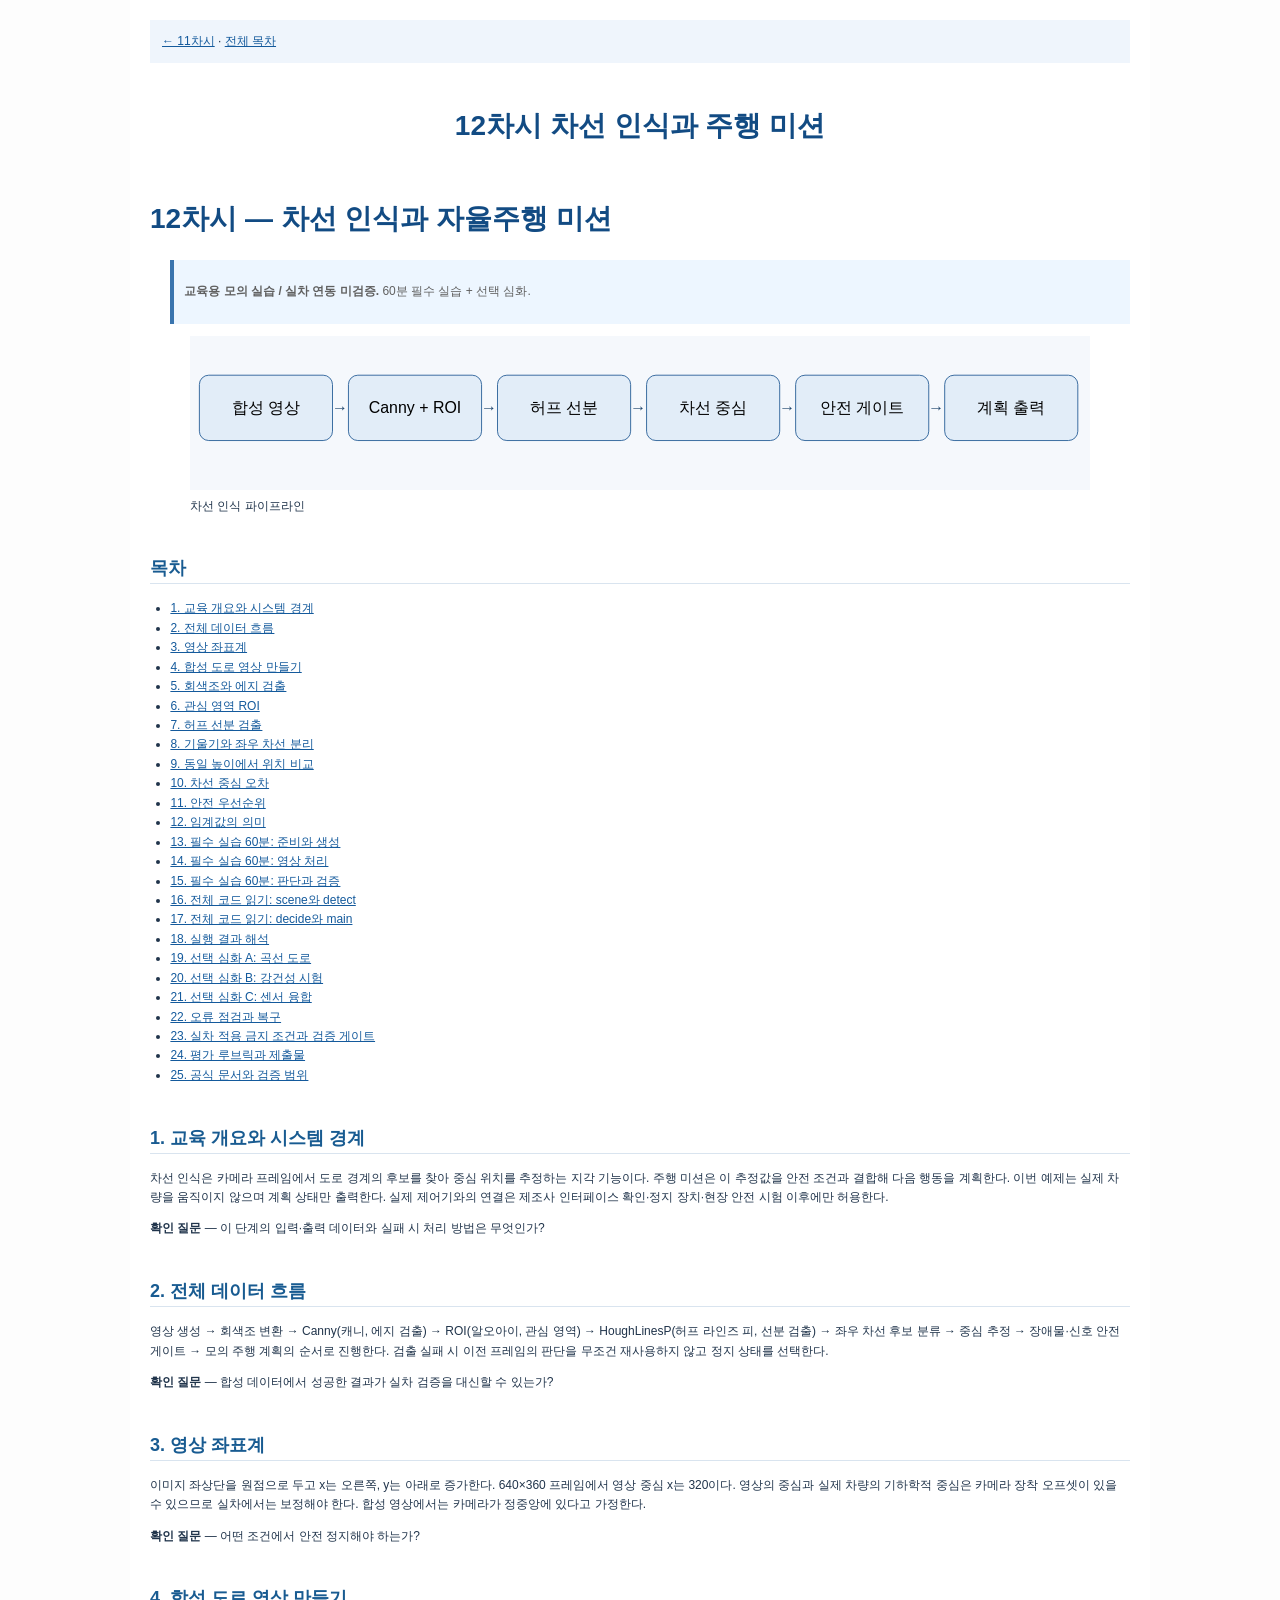
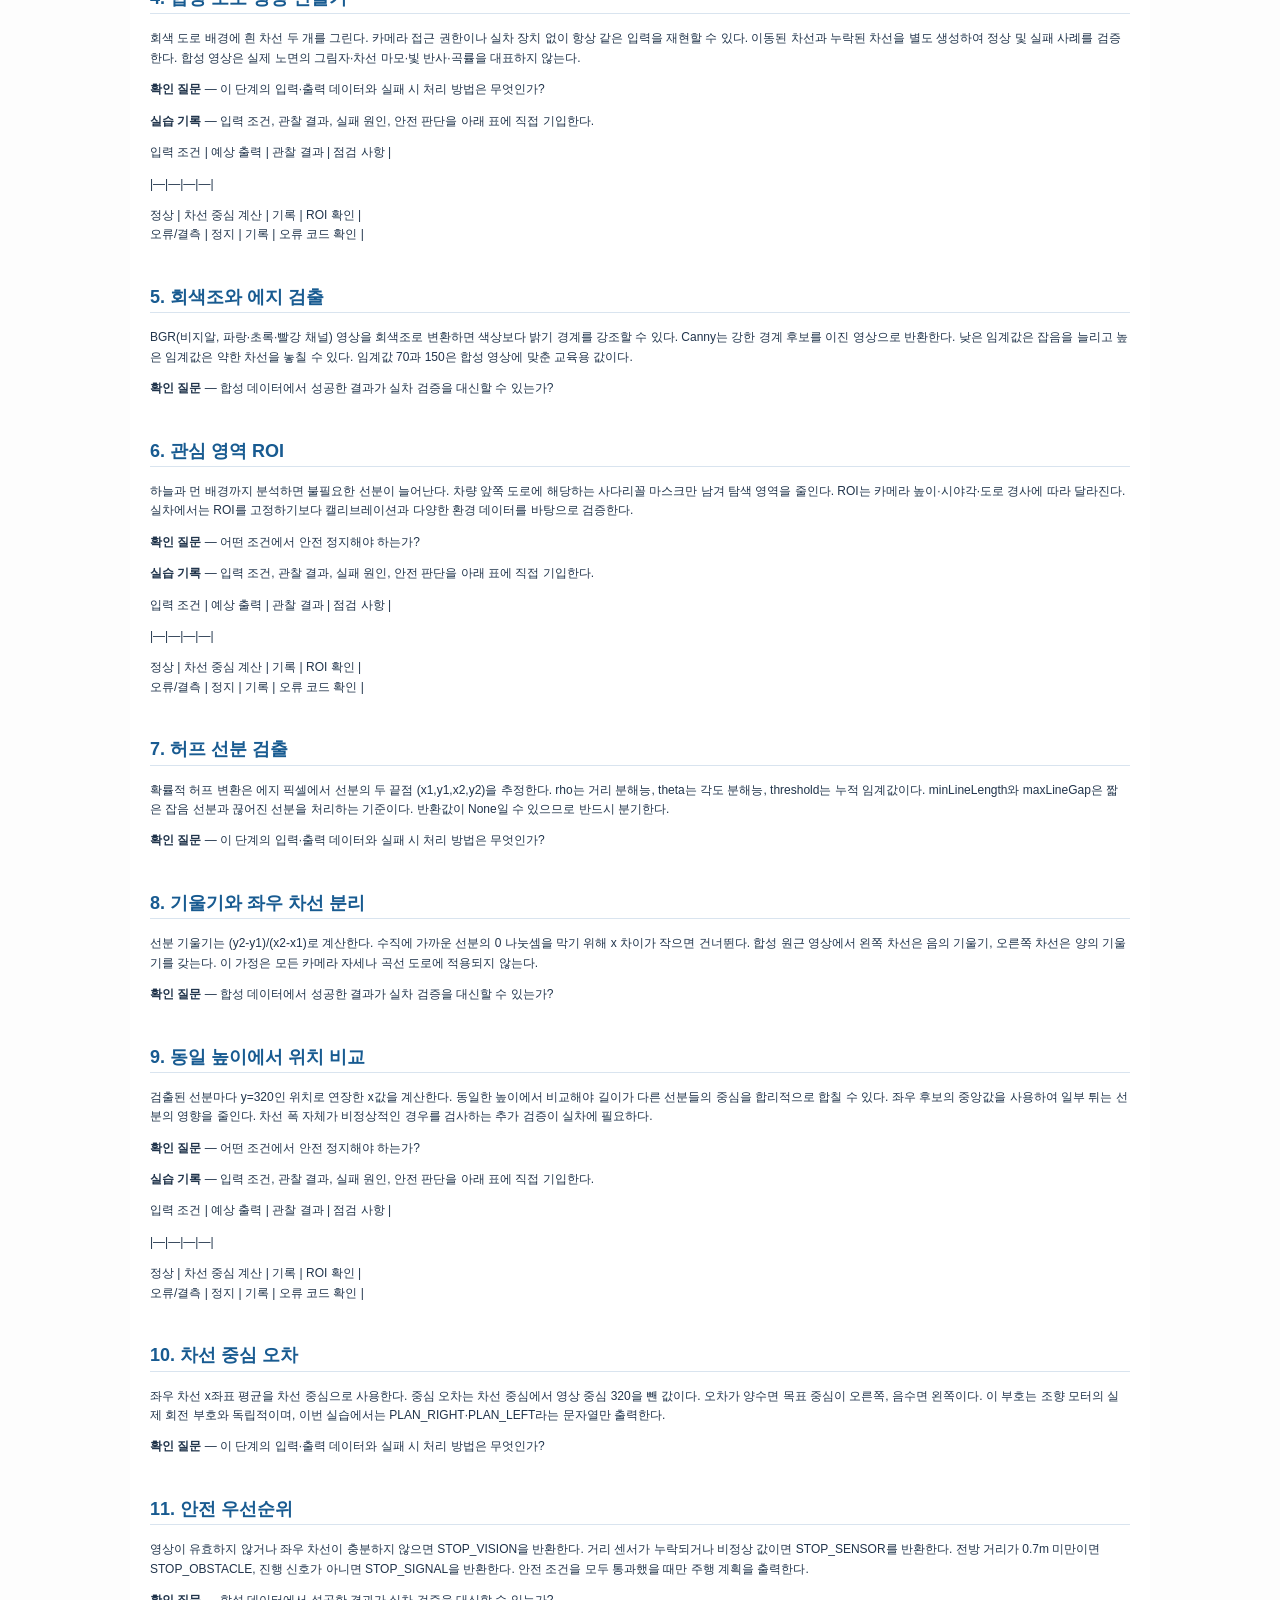
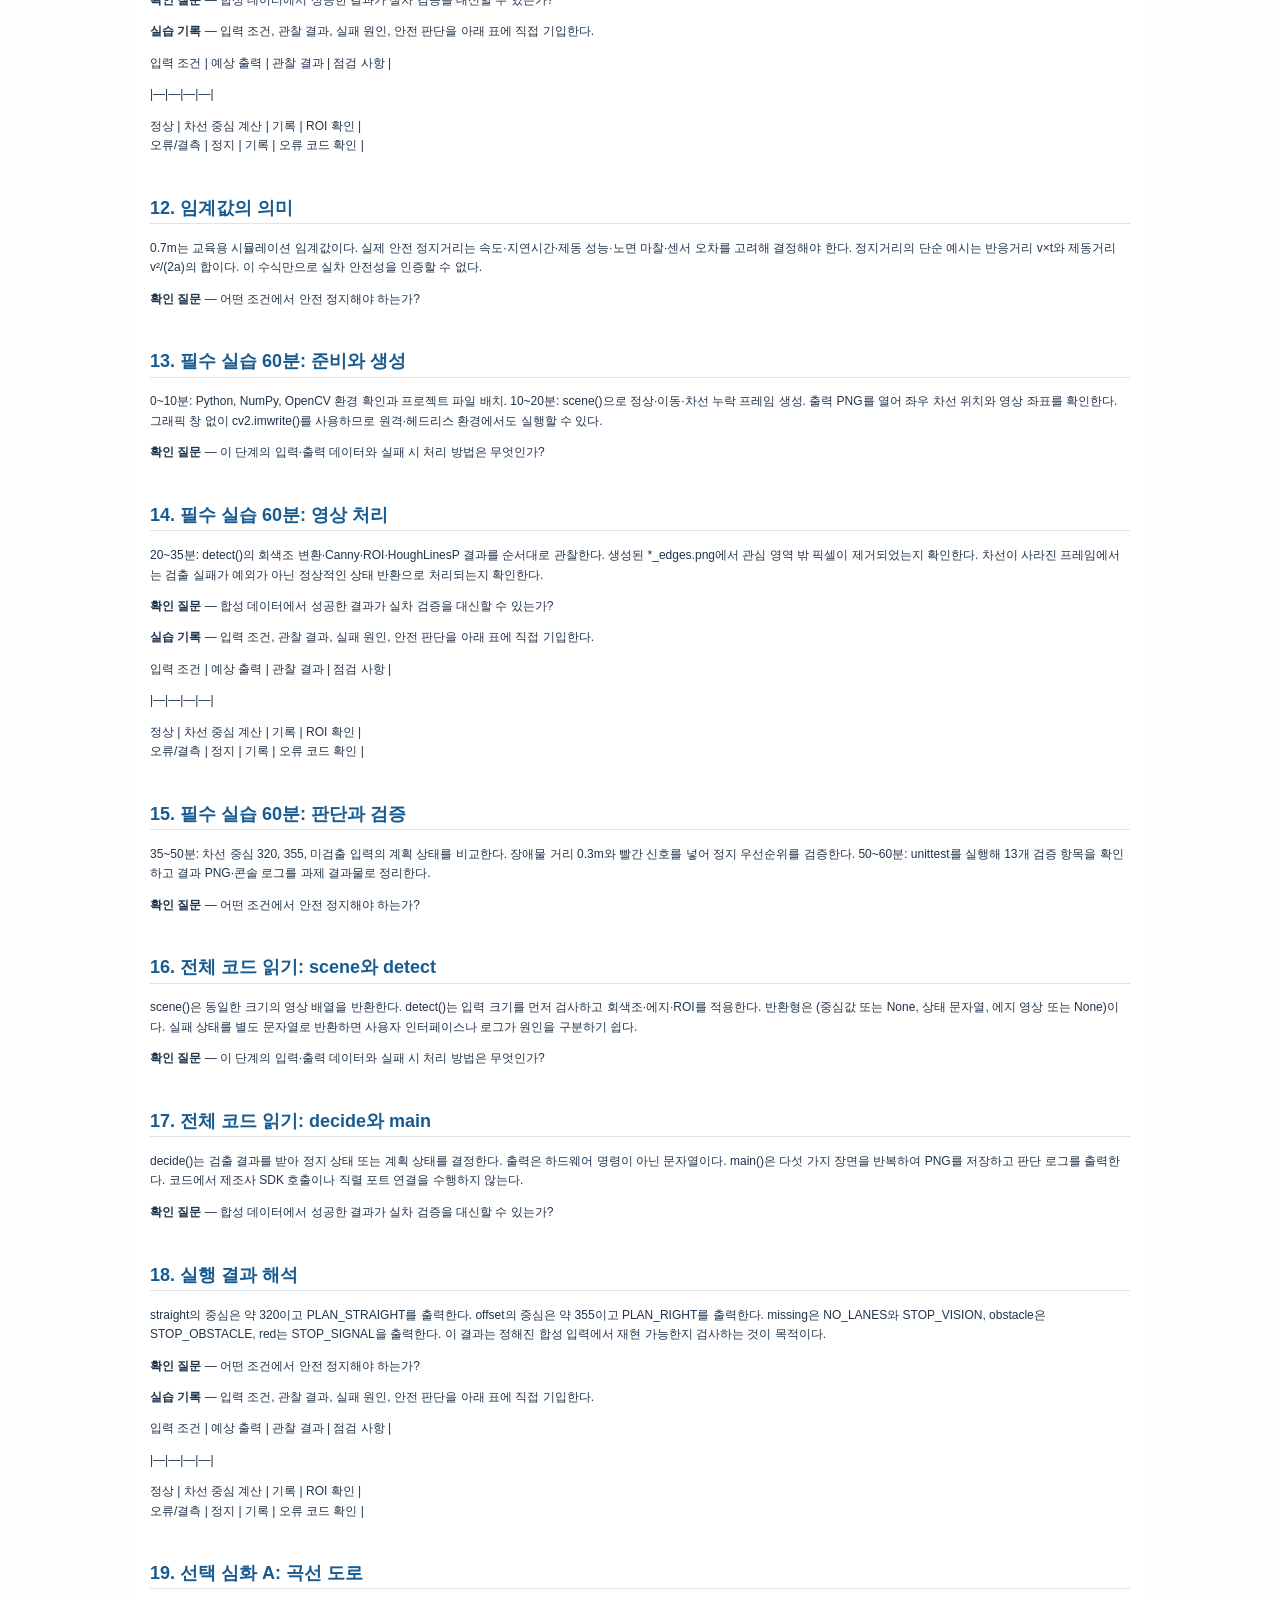
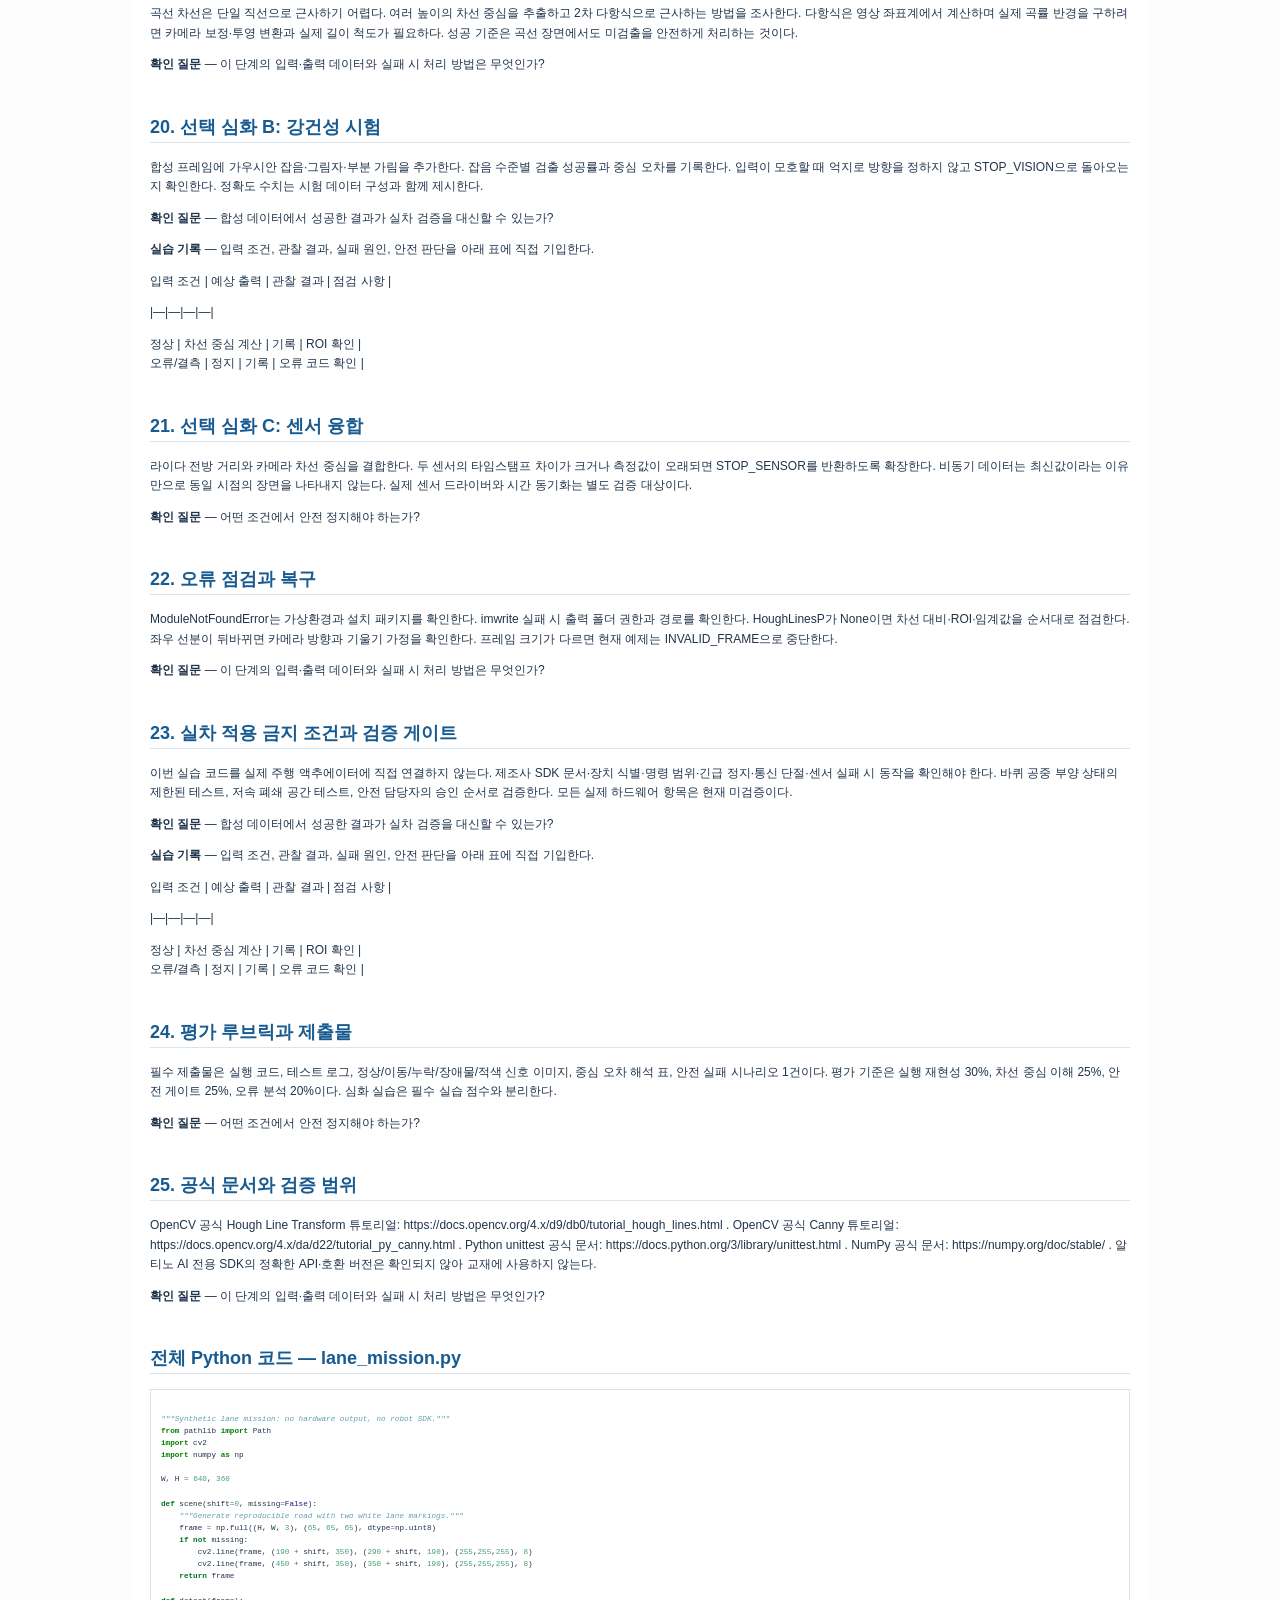
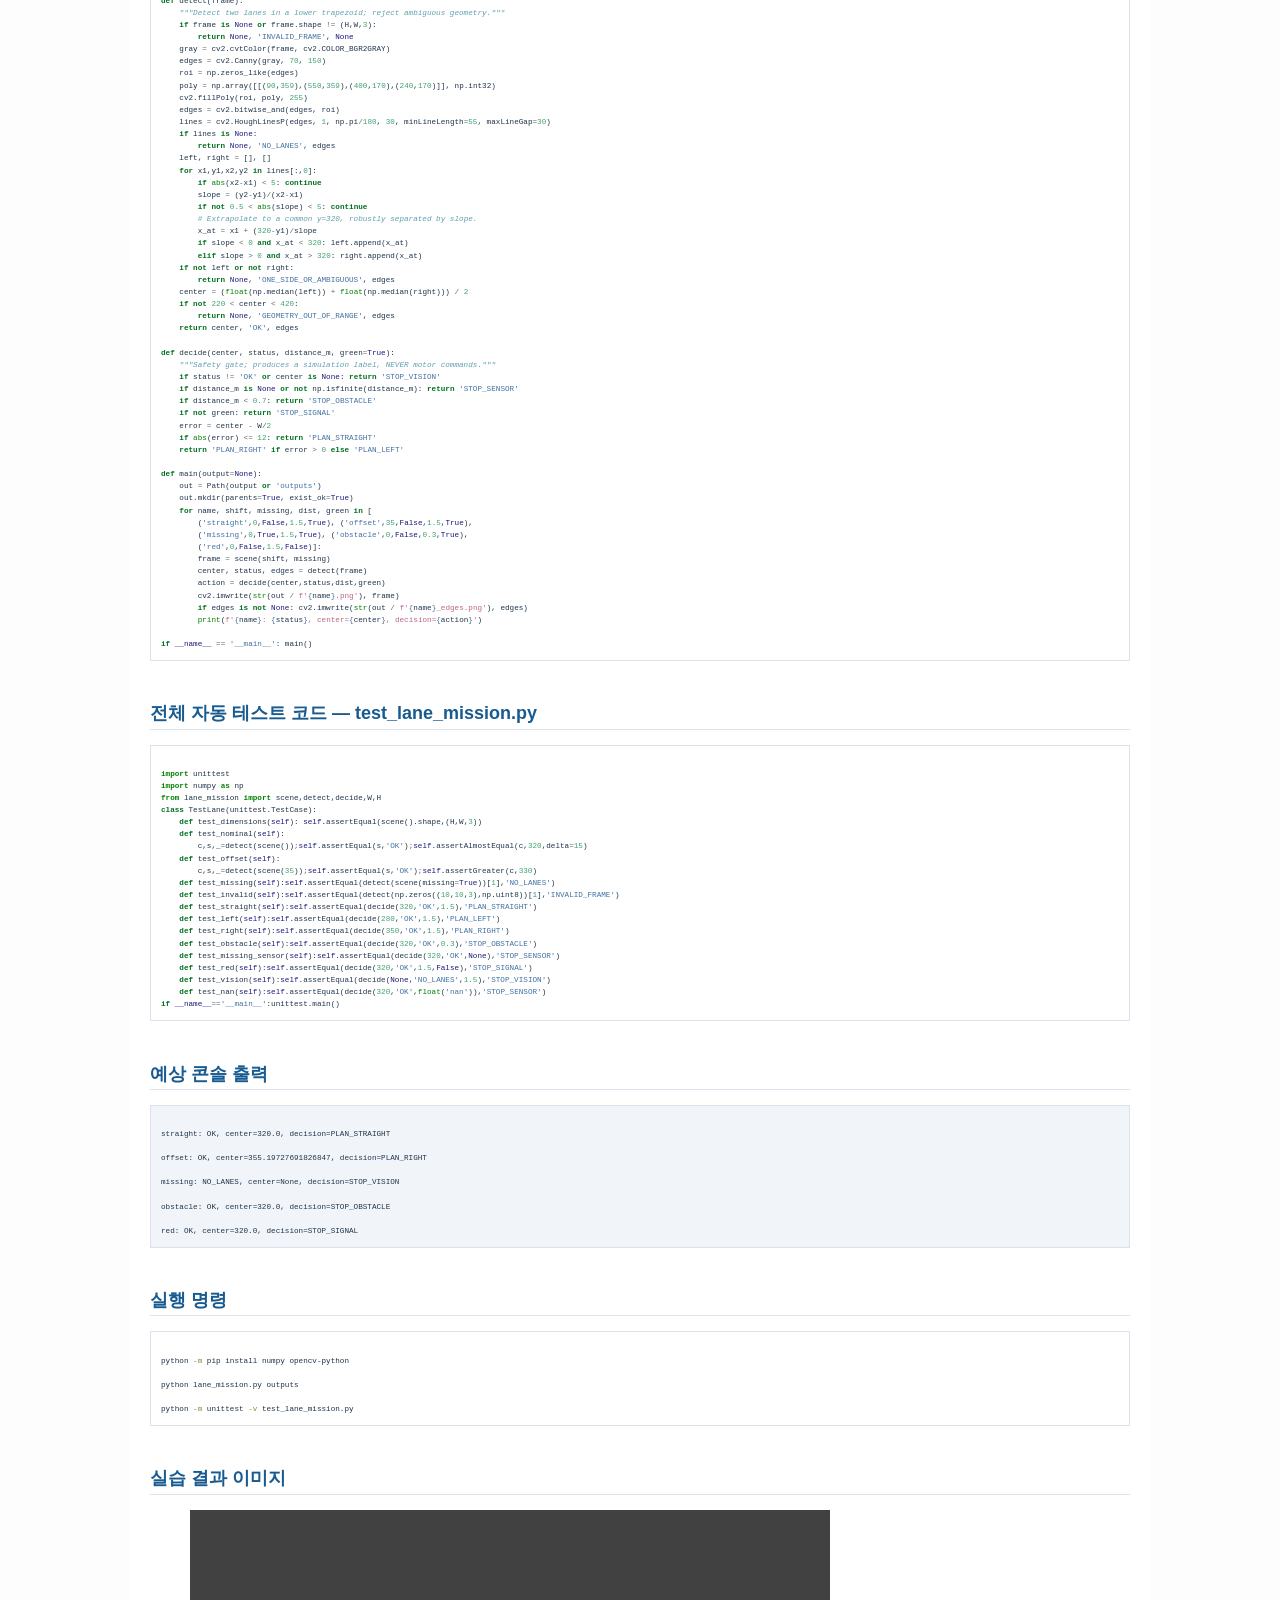
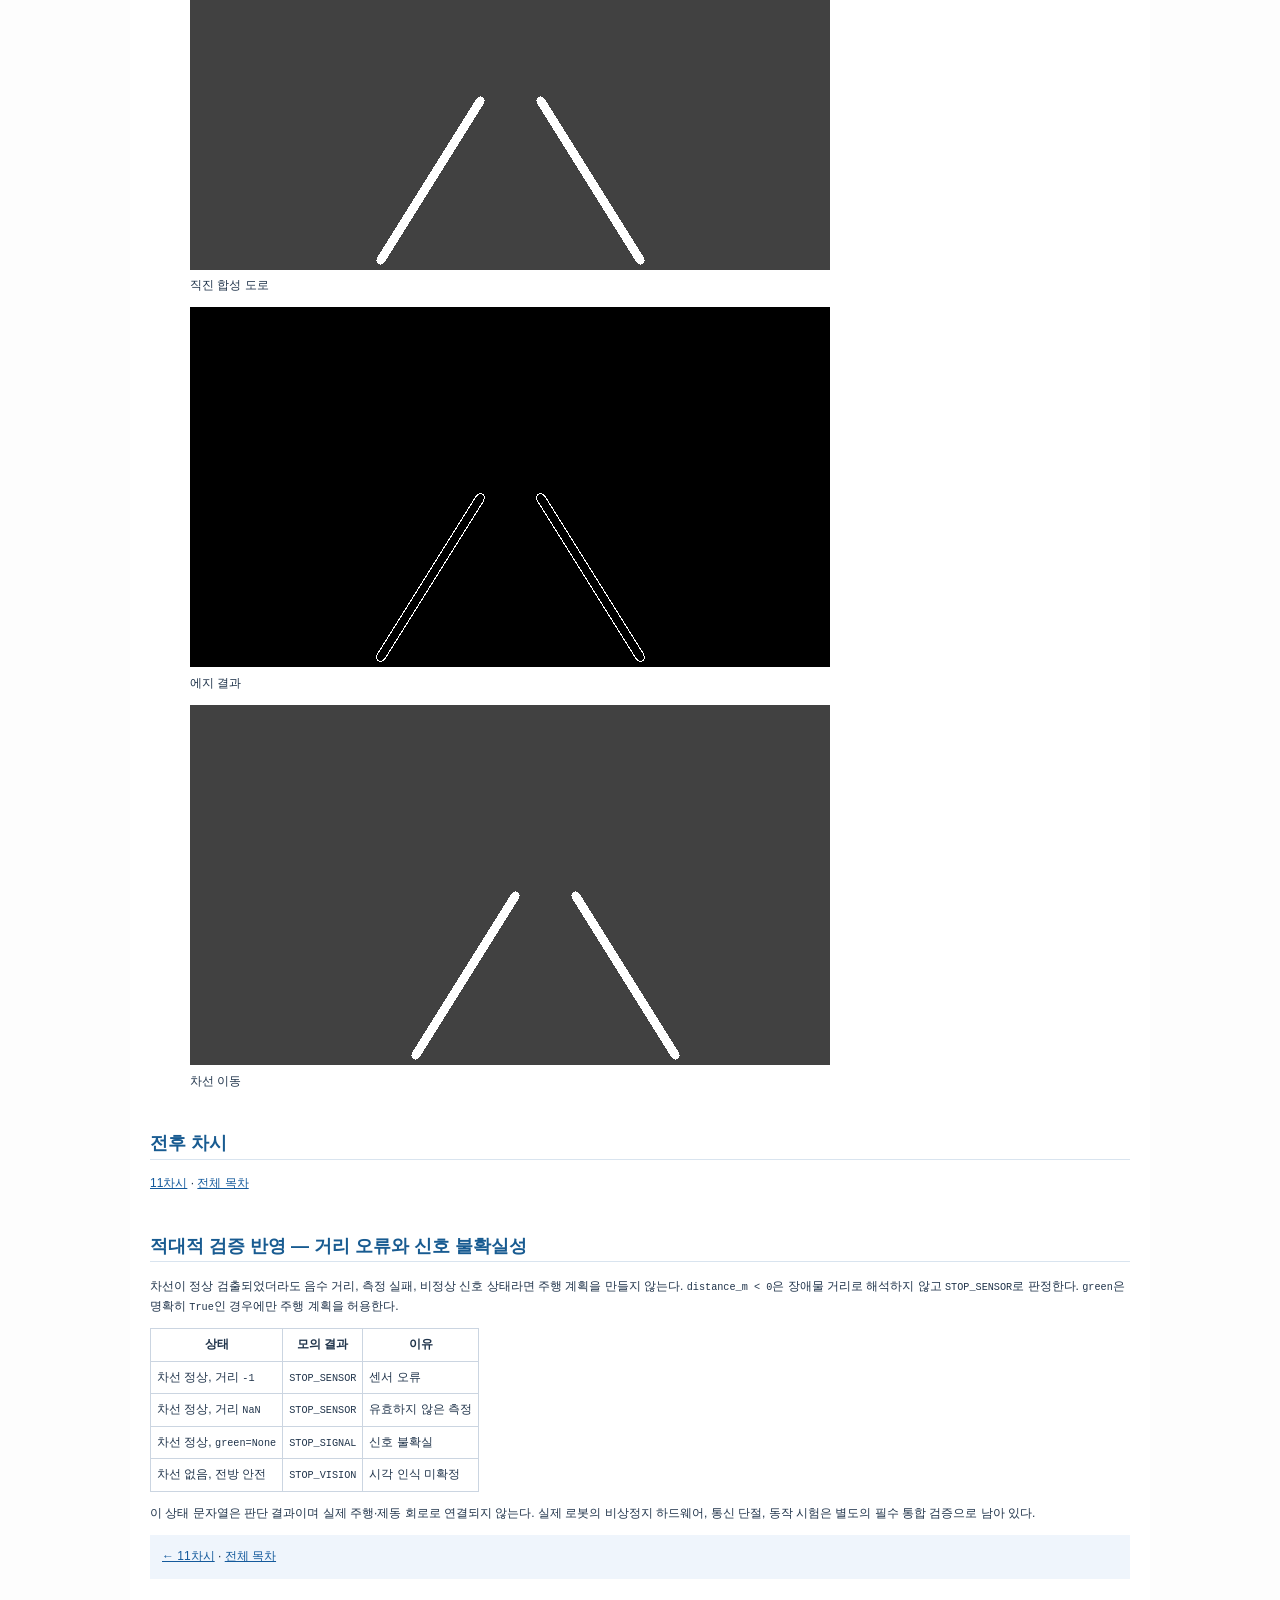
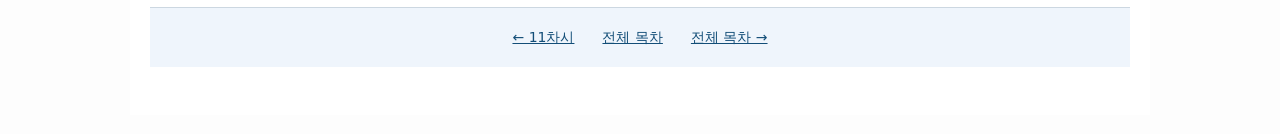
<file: chapters/ch12.html>
<!DOCTYPE html>

<html lang="ko" xml:lang="" xmlns="http://www.w3.org/1999/xhtml">
<head>
<meta charset="utf-8"/>
<meta content="pandoc" name="generator"/>
<meta content="width=device-width, initial-scale=1.0, user-scalable=yes" name="viewport"/>
<title>12차시 차선 인식과 주행 미션</title>
<style>
    html {
      color: #1a1a1a;
      background-color: #fdfdfd;
    }
    body {
      margin: 0 auto;
      max-width: 36em;
      padding-left: 50px;
      padding-right: 50px;
      padding-top: 50px;
      padding-bottom: 50px;
      hyphens: auto;
      overflow-wrap: break-word;
      text-rendering: optimizeLegibility;
      font-kerning: normal;
    }
    @media (max-width: 600px) {
      body {
        font-size: 0.9em;
        padding: 12px;
      }
      h1 {
        font-size: 1.8em;
      }
    }
    @media print {
      html {
        background-color: white;
      }
      body {
        background-color: transparent;
        color: black;
        font-size: 12pt;
      }
      p, h2, h3 {
        orphans: 3;
        widows: 3;
      }
      h2, h3, h4 {
        page-break-after: avoid;
      }
    }
    p {
      margin: 1em 0;
    }
    a {
      color: #1a1a1a;
    }
    a:visited {
      color: #1a1a1a;
    }
    img {
      max-width: 100%;
    }
    svg {
      height: auto;
      max-width: 100%;
    }
    h1, h2, h3, h4, h5, h6 {
      margin-top: 1.4em;
    }
    h5, h6 {
      font-size: 1em;
      font-style: italic;
    }
    h6 {
      font-weight: normal;
    }
    ol, ul {
      padding-left: 1.7em;
      margin-top: 1em;
    }
    li > ol, li > ul {
      margin-top: 0;
    }
    blockquote {
      margin: 1em 0 1em 1.7em;
      padding-left: 1em;
      border-left: 2px solid #e6e6e6;
      color: #606060;
    }
    code {
      font-family: Menlo, Monaco, Consolas, 'Lucida Console', monospace;
      font-size: 85%;
      margin: 0;
      hyphens: manual;
    }
    pre {
      margin: 1em 0;
      overflow: auto;
    }
    pre code {
      padding: 0;
      overflow: visible;
      overflow-wrap: normal;
    }
    .sourceCode {
     background-color: transparent;
     overflow: visible;
    }
    hr {
      background-color: #1a1a1a;
      border: none;
      height: 1px;
      margin: 1em 0;
    }
    table {
      margin: 1em 0;
      border-collapse: collapse;
      width: 100%;
      overflow-x: auto;
      display: block;
      font-variant-numeric: lining-nums tabular-nums;
    }
    table caption {
      margin-bottom: 0.75em;
    }
    tbody {
      margin-top: 0.5em;
      border-top: 1px solid #1a1a1a;
      border-bottom: 1px solid #1a1a1a;
    }
    th {
      border-top: 1px solid #1a1a1a;
      padding: 0.25em 0.5em 0.25em 0.5em;
    }
    td {
      padding: 0.125em 0.5em 0.25em 0.5em;
    }
    header {
      margin-bottom: 4em;
      text-align: center;
    }
    #TOC li {
      list-style: none;
    }
    #TOC ul {
      padding-left: 1.3em;
    }
    #TOC > ul {
      padding-left: 0;
    }
    #TOC a:not(:hover) {
      text-decoration: none;
    }
    code{white-space: pre-wrap;}
    span.smallcaps{font-variant: small-caps;}
    div.columns{display: flex; gap: min(4vw, 1.5em);}
    div.column{flex: auto; overflow-x: auto;}
    div.hanging-indent{margin-left: 1.5em; text-indent: -1.5em;}
    /* The extra [class] is a hack that increases specificity enough to
       override a similar rule in reveal.js */
    ul.task-list[class]{list-style: none;}
    ul.task-list li input[type="checkbox"] {
      font-size: inherit;
      width: 0.8em;
      margin: 0 0.8em 0.2em -1.6em;
      vertical-align: middle;
    }
    .display.math{display: block; text-align: center; margin: 0.5rem auto;}
    /* CSS for syntax highlighting */
    pre > code.sourceCode { white-space: pre; position: relative; }
    pre > code.sourceCode > span { line-height: 1.25; }
    pre > code.sourceCode > span:empty { height: 1.2em; }
    .sourceCode { overflow: visible; }
    code.sourceCode > span { color: inherit; text-decoration: inherit; }
    div.sourceCode { margin: 1em 0; }
    pre.sourceCode { margin: 0; }
    @media screen {
    div.sourceCode { overflow: auto; }
    }
    @media print {
    pre > code.sourceCode { white-space: pre-wrap; }
    pre > code.sourceCode > span { display: inline-block; text-indent: -5em; padding-left: 5em; }
    }
    pre.numberSource code
      { counter-reset: source-line 0; }
    pre.numberSource code > span
      { position: relative; left: -4em; counter-increment: source-line; }
    pre.numberSource code > span > a:first-child::before
      { content: counter(source-line);
        position: relative; left: -1em; text-align: right; vertical-align: baseline;
        border: none; display: inline-block;
        -webkit-touch-callout: none; -webkit-user-select: none;
        -khtml-user-select: none; -moz-user-select: none;
        -ms-user-select: none; user-select: none;
        padding: 0 4px; width: 4em;
        color: #aaaaaa;
      }
    pre.numberSource { margin-left: 3em; border-left: 1px solid #aaaaaa;  padding-left: 4px; }
    div.sourceCode
      {   }
    @media screen {
    pre > code.sourceCode > span > a:first-child::before { text-decoration: underline; }
    }
    code span.al { color: #ff0000; font-weight: bold; } /* Alert */
    code span.an { color: #60a0b0; font-weight: bold; font-style: italic; } /* Annotation */
    code span.at { color: #7d9029; } /* Attribute */
    code span.bn { color: #40a070; } /* BaseN */
    code span.bu { color: #008000; } /* BuiltIn */
    code span.cf { color: #007020; font-weight: bold; } /* ControlFlow */
    code span.ch { color: #4070a0; } /* Char */
    code span.cn { color: #880000; } /* Constant */
    code span.co { color: #60a0b0; font-style: italic; } /* Comment */
    code span.cv { color: #60a0b0; font-weight: bold; font-style: italic; } /* CommentVar */
    code span.do { color: #ba2121; font-style: italic; } /* Documentation */
    code span.dt { color: #902000; } /* DataType */
    code span.dv { color: #40a070; } /* DecVal */
    code span.er { color: #ff0000; font-weight: bold; } /* Error */
    code span.ex { } /* Extension */
    code span.fl { color: #40a070; } /* Float */
    code span.fu { color: #06287e; } /* Function */
    code span.im { color: #008000; font-weight: bold; } /* Import */
    code span.in { color: #60a0b0; font-weight: bold; font-style: italic; } /* Information */
    code span.kw { color: #007020; font-weight: bold; } /* Keyword */
    code span.op { color: #666666; } /* Operator */
    code span.ot { color: #007020; } /* Other */
    code span.pp { color: #bc7a00; } /* Preprocessor */
    code span.sc { color: #4070a0; } /* SpecialChar */
    code span.ss { color: #bb6688; } /* SpecialString */
    code span.st { color: #4070a0; } /* String */
    code span.va { color: #19177c; } /* Variable */
    code span.vs { color: #4070a0; } /* VerbatimString */
    code span.wa { color: #60a0b0; font-weight: bold; font-style: italic; } /* Warning */
  </style>
<link href="../assets/ch12.css" rel="stylesheet"/><style>.audit-chapter-nav{display:flex;flex-wrap:wrap;gap:12px;justify-content:center;margin:2em auto;padding:14px;border-top:1px solid #ccd7e1;max-width:960px;font:500 14px/1.5 system-ui,sans-serif}.audit-chapter-nav a{color:#134e78;text-decoration:underline;padding:5px 8px}.audit-note,.verified-supplement{max-width:100%;margin-top:2em} .verified-supplement pre,.audit-note pre{white-space:pre-wrap;word-break:break-word} @media print {.audit-chapter-nav {display:none!important} .verified-supplement pre,.audit-note pre{white-space:pre-wrap;overflow-wrap:anywhere}}</style></head>
<body><nav aria-label="차시 이동"><a href="ch11.html">← 11차시</a> · <a href="../index.html">전체 목차</a></nav><main id="main">
<header id="title-block-header">
<h1 class="title">12차시 차선 인식과 주행 미션</h1>
</header>
<h1 id="차시-차선-인식과-자율주행-미션">12차시 — 차선 인식과 자율주행
미션</h1>
<blockquote>
<p><strong>교육용 모의 실습 / 실차 연동 미검증.</strong> 60분 필수 실습
+ 선택 심화.</p>
</blockquote>
<figure>
<img alt="차선 인식 파이프라인" src="../assets/ch12_pipeline.svg"/>
<figcaption aria-hidden="true">차선 인식 파이프라인</figcaption>
</figure>
<h2 id="목차">목차</h2>
<ul>
<li><a href="#section-1">1. 교육 개요와 시스템 경계</a></li>
<li><a href="#section-2">2. 전체 데이터 흐름</a></li>
<li><a href="#section-3">3. 영상 좌표계</a></li>
<li><a href="#section-4">4. 합성 도로 영상 만들기</a></li>
<li><a href="#section-5">5. 회색조와 에지 검출</a></li>
<li><a href="#section-6">6. 관심 영역 ROI</a></li>
<li><a href="#section-7">7. 허프 선분 검출</a></li>
<li><a href="#section-8">8. 기울기와 좌우 차선 분리</a></li>
<li><a href="#section-9">9. 동일 높이에서 위치 비교</a></li>
<li><a href="#section-10">10. 차선 중심 오차</a></li>
<li><a href="#section-11">11. 안전 우선순위</a></li>
<li><a href="#section-12">12. 임계값의 의미</a></li>
<li><a href="#section-13">13. 필수 실습 60분: 준비와 생성</a></li>
<li><a href="#section-14">14. 필수 실습 60분: 영상 처리</a></li>
<li><a href="#section-15">15. 필수 실습 60분: 판단과 검증</a></li>
<li><a href="#section-16">16. 전체 코드 읽기: scene와 detect</a></li>
<li><a href="#section-17">17. 전체 코드 읽기: decide와 main</a></li>
<li><a href="#section-18">18. 실행 결과 해석</a></li>
<li><a href="#section-19">19. 선택 심화 A: 곡선 도로</a></li>
<li><a href="#section-20">20. 선택 심화 B: 강건성 시험</a></li>
<li><a href="#section-21">21. 선택 심화 C: 센서 융합</a></li>
<li><a href="#section-22">22. 오류 점검과 복구</a></li>
<li><a href="#section-23">23. 실차 적용 금지 조건과 검증 게이트</a></li>
<li><a href="#section-24">24. 평가 루브릭과 제출물</a></li>
<li><a href="#section-25">25. 공식 문서와 검증 범위</a></li>
</ul>
<p><a id="section-1"></a></p>
<h2 id="교육-개요와-시스템-경계">1. 교육 개요와 시스템 경계</h2>
<p>차선 인식은 카메라 프레임에서 도로 경계의 후보를 찾아 중심 위치를
추정하는 지각 기능이다. 주행 미션은 이 추정값을 안전 조건과 결합해 다음
행동을 계획한다. 이번 예제는 실제 차량을 움직이지 않으며 계획 상태만
출력한다. 실제 제어기와의 연결은 제조사 인터페이스 확인·정지 장치·현장
안전 시험 이후에만 허용한다.</p>
<p><strong>확인 질문</strong> — 이 단계의 입력·출력 데이터와 실패 시
처리 방법은 무엇인가?</p>
<p><a id="section-2"></a></p>
<h2 id="전체-데이터-흐름">2. 전체 데이터 흐름</h2>
<p>영상 생성 → 회색조 변환 → Canny(캐니, 에지 검출) → ROI(알오아이, 관심
영역) → HoughLinesP(허프 라인즈 피, 선분 검출) → 좌우 차선 후보 분류 →
중심 추정 → 장애물·신호 안전 게이트 → 모의 주행 계획의 순서로 진행한다.
검출 실패 시 이전 프레임의 판단을 무조건 재사용하지 않고 정지 상태를
선택한다.</p>
<p><strong>확인 질문</strong> — 합성 데이터에서 성공한 결과가 실차
검증을 대신할 수 있는가?</p>
<p><a id="section-3"></a></p>
<h2 id="영상-좌표계">3. 영상 좌표계</h2>
<p>이미지 좌상단을 원점으로 두고 x는 오른쪽, y는 아래로 증가한다.
640×360 프레임에서 영상 중심 x는 320이다. 영상의 중심과 실제 차량의
기하학적 중심은 카메라 장착 오프셋이 있을 수 있으므로 실차에서는
보정해야 한다. 합성 영상에서는 카메라가 정중앙에 있다고 가정한다.</p>
<p><strong>확인 질문</strong> — 어떤 조건에서 안전 정지해야 하는가?</p>
<p><a id="section-4"></a></p>
<h2 id="합성-도로-영상-만들기">4. 합성 도로 영상 만들기</h2>
<p>회색 도로 배경에 흰 차선 두 개를 그린다. 카메라 접근 권한이나 실차
장치 없이 항상 같은 입력을 재현할 수 있다. 이동된 차선과 누락된 차선을
별도 생성하여 정상 및 실패 사례를 검증한다. 합성 영상은 실제 노면의
그림자·차선 마모·빛 반사·곡률을 대표하지 않는다.</p>
<p><strong>확인 질문</strong> — 이 단계의 입력·출력 데이터와 실패 시
처리 방법은 무엇인가?</p>
<p><strong>실습 기록</strong> — 입력 조건, 관찰 결과, 실패 원인, 안전
판단을 아래 표에 직접 기입한다.</p>
<div class="line-block">입력 조건 | 예상 출력 | 관찰 결과 | 점검 사항
|</div>
<p>|—|—|—|—|</p>
<div class="line-block">정상 | 차선 중심 계산 | 기록 | ROI 확인 |</div>
<div class="line-block">오류/결측 | 정지 | 기록 | 오류 코드 확인 |</div>
<p><a id="section-5"></a></p>
<h2 id="회색조와-에지-검출">5. 회색조와 에지 검출</h2>
<p>BGR(비지알, 파랑·초록·빨강 채널) 영상을 회색조로 변환하면 색상보다
밝기 경계를 강조할 수 있다. Canny는 강한 경계 후보를 이진 영상으로
반환한다. 낮은 임계값은 잡음을 늘리고 높은 임계값은 약한 차선을 놓칠 수
있다. 임계값 70과 150은 합성 영상에 맞춘 교육용 값이다.</p>
<p><strong>확인 질문</strong> — 합성 데이터에서 성공한 결과가 실차
검증을 대신할 수 있는가?</p>
<p><a id="section-6"></a></p>
<h2 id="관심-영역-roi">6. 관심 영역 ROI</h2>
<p>하늘과 먼 배경까지 분석하면 불필요한 선분이 늘어난다. 차량 앞쪽
도로에 해당하는 사다리꼴 마스크만 남겨 탐색 영역을 줄인다. ROI는 카메라
높이·시야각·도로 경사에 따라 달라진다. 실차에서는 ROI를 고정하기보다
캘리브레이션과 다양한 환경 데이터를 바탕으로 검증한다.</p>
<p><strong>확인 질문</strong> — 어떤 조건에서 안전 정지해야 하는가?</p>
<p><strong>실습 기록</strong> — 입력 조건, 관찰 결과, 실패 원인, 안전
판단을 아래 표에 직접 기입한다.</p>
<div class="line-block">입력 조건 | 예상 출력 | 관찰 결과 | 점검 사항
|</div>
<p>|—|—|—|—|</p>
<div class="line-block">정상 | 차선 중심 계산 | 기록 | ROI 확인 |</div>
<div class="line-block">오류/결측 | 정지 | 기록 | 오류 코드 확인 |</div>
<p><a id="section-7"></a></p>
<h2 id="허프-선분-검출">7. 허프 선분 검출</h2>
<p>확률적 허프 변환은 에지 픽셀에서 선분의 두 끝점 (x1,y1,x2,y2)을
추정한다. rho는 거리 분해능, theta는 각도 분해능, threshold는 누적
임계값이다. minLineLength와 maxLineGap은 짧은 잡음 선분과 끊어진 선분을
처리하는 기준이다. 반환값이 None일 수 있으므로 반드시 분기한다.</p>
<p><strong>확인 질문</strong> — 이 단계의 입력·출력 데이터와 실패 시
처리 방법은 무엇인가?</p>
<p><a id="section-8"></a></p>
<h2 id="기울기와-좌우-차선-분리">8. 기울기와 좌우 차선 분리</h2>
<p>선분 기울기는 (y2-y1)/(x2-x1)로 계산한다. 수직에 가까운 선분의 0
나눗셈을 막기 위해 x 차이가 작으면 건너뛴다. 합성 원근 영상에서 왼쪽
차선은 음의 기울기, 오른쪽 차선은 양의 기울기를 갖는다. 이 가정은 모든
카메라 자세나 곡선 도로에 적용되지 않는다.</p>
<p><strong>확인 질문</strong> — 합성 데이터에서 성공한 결과가 실차
검증을 대신할 수 있는가?</p>
<p><a id="section-9"></a></p>
<h2 id="동일-높이에서-위치-비교">9. 동일 높이에서 위치 비교</h2>
<p>검출된 선분마다 y=320인 위치로 연장한 x값을 계산한다. 동일한 높이에서
비교해야 길이가 다른 선분들의 중심을 합리적으로 합칠 수 있다. 좌우
후보의 중앙값을 사용하여 일부 튀는 선분의 영향을 줄인다. 차선 폭 자체가
비정상적인 경우를 검사하는 추가 검증이 실차에 필요하다.</p>
<p><strong>확인 질문</strong> — 어떤 조건에서 안전 정지해야 하는가?</p>
<p><strong>실습 기록</strong> — 입력 조건, 관찰 결과, 실패 원인, 안전
판단을 아래 표에 직접 기입한다.</p>
<div class="line-block">입력 조건 | 예상 출력 | 관찰 결과 | 점검 사항
|</div>
<p>|—|—|—|—|</p>
<div class="line-block">정상 | 차선 중심 계산 | 기록 | ROI 확인 |</div>
<div class="line-block">오류/결측 | 정지 | 기록 | 오류 코드 확인 |</div>
<p><a id="section-10"></a></p>
<h2 id="차선-중심-오차">10. 차선 중심 오차</h2>
<p>좌우 차선 x좌표 평균을 차선 중심으로 사용한다. 중심 오차는 차선
중심에서 영상 중심 320을 뺀 값이다. 오차가 양수면 목표 중심이 오른쪽,
음수면 왼쪽이다. 이 부호는 조향 모터의 실제 회전 부호와 독립적이며, 이번
실습에서는 PLAN_RIGHT·PLAN_LEFT라는 문자열만 출력한다.</p>
<p><strong>확인 질문</strong> — 이 단계의 입력·출력 데이터와 실패 시
처리 방법은 무엇인가?</p>
<p><a id="section-11"></a></p>
<h2 id="안전-우선순위">11. 안전 우선순위</h2>
<p>영상이 유효하지 않거나 좌우 차선이 충분하지 않으면 STOP_VISION을
반환한다. 거리 센서가 누락되거나 비정상 값이면 STOP_SENSOR를 반환한다.
전방 거리가 0.7m 미만이면 STOP_OBSTACLE, 진행 신호가 아니면
STOP_SIGNAL을 반환한다. 안전 조건을 모두 통과했을 때만 주행 계획을
출력한다.</p>
<p><strong>확인 질문</strong> — 합성 데이터에서 성공한 결과가 실차
검증을 대신할 수 있는가?</p>
<p><strong>실습 기록</strong> — 입력 조건, 관찰 결과, 실패 원인, 안전
판단을 아래 표에 직접 기입한다.</p>
<div class="line-block">입력 조건 | 예상 출력 | 관찰 결과 | 점검 사항
|</div>
<p>|—|—|—|—|</p>
<div class="line-block">정상 | 차선 중심 계산 | 기록 | ROI 확인 |</div>
<div class="line-block">오류/결측 | 정지 | 기록 | 오류 코드 확인 |</div>
<p><a id="section-12"></a></p>
<h2 id="임계값의-의미">12. 임계값의 의미</h2>
<p>0.7m는 교육용 시뮬레이션 임계값이다. 실제 안전 정지거리는
속도·지연시간·제동 성능·노면 마찰·센서 오차를 고려해 결정해야 한다.
정지거리의 단순 예시는 반응거리 v×t와 제동거리 v²/(2a)의 합이다. 이
수식만으로 실차 안전성을 인증할 수 없다.</p>
<p><strong>확인 질문</strong> — 어떤 조건에서 안전 정지해야 하는가?</p>
<p><a id="section-13"></a></p>
<h2 id="필수-실습-60분-준비와-생성">13. 필수 실습 60분: 준비와 생성</h2>
<p>0~10분: Python, NumPy, OpenCV 환경 확인과 프로젝트 파일 배치.
10~20분: scene()으로 정상·이동·차선 누락 프레임 생성. 출력 PNG를 열어
좌우 차선 위치와 영상 좌표를 확인한다. 그래픽 창 없이 cv2.imwrite()를
사용하므로 원격·헤드리스 환경에서도 실행할 수 있다.</p>
<p><strong>확인 질문</strong> — 이 단계의 입력·출력 데이터와 실패 시
처리 방법은 무엇인가?</p>
<p><a id="section-14"></a></p>
<h2 id="필수-실습-60분-영상-처리">14. 필수 실습 60분: 영상 처리</h2>
<p>20~35분: detect()의 회색조 변환·Canny·ROI·HoughLinesP 결과를 순서대로
관찰한다. 생성된 *_edges.png에서 관심 영역 밖 픽셀이 제거되었는지
확인한다. 차선이 사라진 프레임에서는 검출 실패가 예외가 아닌 정상적인
상태 반환으로 처리되는지 확인한다.</p>
<p><strong>확인 질문</strong> — 합성 데이터에서 성공한 결과가 실차
검증을 대신할 수 있는가?</p>
<p><strong>실습 기록</strong> — 입력 조건, 관찰 결과, 실패 원인, 안전
판단을 아래 표에 직접 기입한다.</p>
<div class="line-block">입력 조건 | 예상 출력 | 관찰 결과 | 점검 사항
|</div>
<p>|—|—|—|—|</p>
<div class="line-block">정상 | 차선 중심 계산 | 기록 | ROI 확인 |</div>
<div class="line-block">오류/결측 | 정지 | 기록 | 오류 코드 확인 |</div>
<p><a id="section-15"></a></p>
<h2 id="필수-실습-60분-판단과-검증">15. 필수 실습 60분: 판단과 검증</h2>
<p>35~50분: 차선 중심 320, 355, 미검출 입력의 계획 상태를 비교한다.
장애물 거리 0.3m와 빨간 신호를 넣어 정지 우선순위를 검증한다. 50~60분:
unittest를 실행해 13개 검증 항목을 확인하고 결과 PNG·콘솔 로그를 과제
결과물로 정리한다.</p>
<p><strong>확인 질문</strong> — 어떤 조건에서 안전 정지해야 하는가?</p>
<p><a id="section-16"></a></p>
<h2 id="전체-코드-읽기-scene와-detect">16. 전체 코드 읽기: scene와
detect</h2>
<p>scene()은 동일한 크기의 영상 배열을 반환한다. detect()는 입력 크기를
먼저 검사하고 회색조·에지·ROI를 적용한다. 반환형은 (중심값 또는 None,
상태 문자열, 에지 영상 또는 None)이다. 실패 상태를 별도 문자열로
반환하면 사용자 인터페이스나 로그가 원인을 구분하기 쉽다.</p>
<p><strong>확인 질문</strong> — 이 단계의 입력·출력 데이터와 실패 시
처리 방법은 무엇인가?</p>
<p><a id="section-17"></a></p>
<h2 id="전체-코드-읽기-decide와-main">17. 전체 코드 읽기: decide와
main</h2>
<p>decide()는 검출 결과를 받아 정지 상태 또는 계획 상태를 결정한다.
출력은 하드웨어 명령이 아닌 문자열이다. main()은 다섯 가지 장면을
반복하여 PNG를 저장하고 판단 로그를 출력한다. 코드에서 제조사 SDK
호출이나 직렬 포트 연결을 수행하지 않는다.</p>
<p><strong>확인 질문</strong> — 합성 데이터에서 성공한 결과가 실차
검증을 대신할 수 있는가?</p>
<p><a id="section-18"></a></p>
<h2 id="실행-결과-해석">18. 실행 결과 해석</h2>
<p>straight의 중심은 약 320이고 PLAN_STRAIGHT를 출력한다. offset의
중심은 약 355이고 PLAN_RIGHT를 출력한다. missing은 NO_LANES와
STOP_VISION, obstacle은 STOP_OBSTACLE, red는 STOP_SIGNAL을 출력한다. 이
결과는 정해진 합성 입력에서 재현 가능한지 검사하는 것이 목적이다.</p>
<p><strong>확인 질문</strong> — 어떤 조건에서 안전 정지해야 하는가?</p>
<p><strong>실습 기록</strong> — 입력 조건, 관찰 결과, 실패 원인, 안전
판단을 아래 표에 직접 기입한다.</p>
<div class="line-block">입력 조건 | 예상 출력 | 관찰 결과 | 점검 사항
|</div>
<p>|—|—|—|—|</p>
<div class="line-block">정상 | 차선 중심 계산 | 기록 | ROI 확인 |</div>
<div class="line-block">오류/결측 | 정지 | 기록 | 오류 코드 확인 |</div>
<p><a id="section-19"></a></p>
<h2 id="선택-심화-a-곡선-도로">19. 선택 심화 A: 곡선 도로</h2>
<p>곡선 차선은 단일 직선으로 근사하기 어렵다. 여러 높이의 차선 중심을
추출하고 2차 다항식으로 근사하는 방법을 조사한다. 다항식은 영상
좌표계에서 계산하며 실제 곡률 반경을 구하려면 카메라 보정·투영 변환과
실제 길이 척도가 필요하다. 성공 기준은 곡선 장면에서도 미검출을 안전하게
처리하는 것이다.</p>
<p><strong>확인 질문</strong> — 이 단계의 입력·출력 데이터와 실패 시
처리 방법은 무엇인가?</p>
<p><a id="section-20"></a></p>
<h2 id="선택-심화-b-강건성-시험">20. 선택 심화 B: 강건성 시험</h2>
<p>합성 프레임에 가우시안 잡음·그림자·부분 가림을 추가한다. 잡음 수준별
검출 성공률과 중심 오차를 기록한다. 입력이 모호할 때 억지로 방향을
정하지 않고 STOP_VISION으로 돌아오는지 확인한다. 정확도 수치는 시험
데이터 구성과 함께 제시한다.</p>
<p><strong>확인 질문</strong> — 합성 데이터에서 성공한 결과가 실차
검증을 대신할 수 있는가?</p>
<p><strong>실습 기록</strong> — 입력 조건, 관찰 결과, 실패 원인, 안전
판단을 아래 표에 직접 기입한다.</p>
<div class="line-block">입력 조건 | 예상 출력 | 관찰 결과 | 점검 사항
|</div>
<p>|—|—|—|—|</p>
<div class="line-block">정상 | 차선 중심 계산 | 기록 | ROI 확인 |</div>
<div class="line-block">오류/결측 | 정지 | 기록 | 오류 코드 확인 |</div>
<p><a id="section-21"></a></p>
<h2 id="선택-심화-c-센서-융합">21. 선택 심화 C: 센서 융합</h2>
<p>라이다 전방 거리와 카메라 차선 중심을 결합한다. 두 센서의 타임스탬프
차이가 크거나 측정값이 오래되면 STOP_SENSOR를 반환하도록 확장한다.
비동기 데이터는 최신값이라는 이유만으로 동일 시점의 장면을 나타내지
않는다. 실제 센서 드라이버와 시간 동기화는 별도 검증 대상이다.</p>
<p><strong>확인 질문</strong> — 어떤 조건에서 안전 정지해야 하는가?</p>
<p><a id="section-22"></a></p>
<h2 id="오류-점검과-복구">22. 오류 점검과 복구</h2>
<p>ModuleNotFoundError는 가상환경과 설치 패키지를 확인한다. imwrite 실패
시 출력 폴더 권한과 경로를 확인한다. HoughLinesP가 None이면 차선
대비·ROI·임계값을 순서대로 점검한다. 좌우 선분이 뒤바뀌면 카메라 방향과
기울기 가정을 확인한다. 프레임 크기가 다르면 현재 예제는
INVALID_FRAME으로 중단한다.</p>
<p><strong>확인 질문</strong> — 이 단계의 입력·출력 데이터와 실패 시
처리 방법은 무엇인가?</p>
<p><a id="section-23"></a></p>
<h2 id="실차-적용-금지-조건과-검증-게이트">23. 실차 적용 금지 조건과
검증 게이트</h2>
<p>이번 실습 코드를 실제 주행 액추에이터에 직접 연결하지 않는다. 제조사
SDK 문서·장치 식별·명령 범위·긴급 정지·통신 단절·센서 실패 시 동작을
확인해야 한다. 바퀴 공중 부양 상태의 제한된 테스트, 저속 폐쇄 공간
테스트, 안전 담당자의 승인 순서로 검증한다. 모든 실제 하드웨어 항목은
현재 미검증이다.</p>
<p><strong>확인 질문</strong> — 합성 데이터에서 성공한 결과가 실차
검증을 대신할 수 있는가?</p>
<p><strong>실습 기록</strong> — 입력 조건, 관찰 결과, 실패 원인, 안전
판단을 아래 표에 직접 기입한다.</p>
<div class="line-block">입력 조건 | 예상 출력 | 관찰 결과 | 점검 사항
|</div>
<p>|—|—|—|—|</p>
<div class="line-block">정상 | 차선 중심 계산 | 기록 | ROI 확인 |</div>
<div class="line-block">오류/결측 | 정지 | 기록 | 오류 코드 확인 |</div>
<p><a id="section-24"></a></p>
<h2 id="평가-루브릭과-제출물">24. 평가 루브릭과 제출물</h2>
<p>필수 제출물은 실행 코드, 테스트 로그, 정상/이동/누락/장애물/적색 신호
이미지, 중심 오차 해석 표, 안전 실패 시나리오 1건이다. 평가 기준은 실행
재현성 30%, 차선 중심 이해 25%, 안전 게이트 25%, 오류 분석 20%이다. 심화
실습은 필수 실습 점수와 분리한다.</p>
<p><strong>확인 질문</strong> — 어떤 조건에서 안전 정지해야 하는가?</p>
<p><a id="section-25"></a></p>
<h2 id="공식-문서와-검증-범위">25. 공식 문서와 검증 범위</h2>
<p>OpenCV 공식 Hough Line Transform 튜토리얼:
https://docs.opencv.org/4.x/d9/db0/tutorial_hough_lines.html . OpenCV
공식 Canny 튜토리얼:
https://docs.opencv.org/4.x/da/d22/tutorial_py_canny.html . Python
unittest 공식 문서: https://docs.python.org/3/library/unittest.html .
NumPy 공식 문서: https://numpy.org/doc/stable/ . 알티노 AI 전용 SDK의
정확한 API·호환 버전은 확인되지 않아 교재에 사용하지 않는다.</p>
<p><strong>확인 질문</strong> — 이 단계의 입력·출력 데이터와 실패 시
처리 방법은 무엇인가?</p>
<h2 id="전체-python-코드-lane_mission.py">전체 Python 코드 —
lane_mission.py</h2>
<div class="sourceCode" id="cb1"><pre class="sourceCode python"><code class="sourceCode python"><span id="cb1-1"><a aria-hidden="true" href="#cb1-1" tabindex="-1"></a></span>
<span id="cb1-2"><a aria-hidden="true" href="#cb1-2" tabindex="-1"></a><span class="co">"""Synthetic lane mission: no hardware output, no robot SDK."""</span></span>
<span id="cb1-3"><a aria-hidden="true" href="#cb1-3" tabindex="-1"></a><span class="im">from</span> pathlib <span class="im">import</span> Path</span>
<span id="cb1-4"><a aria-hidden="true" href="#cb1-4" tabindex="-1"></a><span class="im">import</span> cv2</span>
<span id="cb1-5"><a aria-hidden="true" href="#cb1-5" tabindex="-1"></a><span class="im">import</span> numpy <span class="im">as</span> np</span>
<span id="cb1-6"><a aria-hidden="true" href="#cb1-6" tabindex="-1"></a></span>
<span id="cb1-7"><a aria-hidden="true" href="#cb1-7" tabindex="-1"></a>W, H <span class="op">=</span> <span class="dv">640</span>, <span class="dv">360</span></span>
<span id="cb1-8"><a aria-hidden="true" href="#cb1-8" tabindex="-1"></a></span>
<span id="cb1-9"><a aria-hidden="true" href="#cb1-9" tabindex="-1"></a><span class="kw">def</span> scene(shift<span class="op">=</span><span class="dv">0</span>, missing<span class="op">=</span><span class="va">False</span>):</span>
<span id="cb1-10"><a aria-hidden="true" href="#cb1-10" tabindex="-1"></a>    <span class="co">"""Generate reproducible road with two white lane markings."""</span></span>
<span id="cb1-11"><a aria-hidden="true" href="#cb1-11" tabindex="-1"></a>    frame <span class="op">=</span> np.full((H, W, <span class="dv">3</span>), (<span class="dv">65</span>, <span class="dv">65</span>, <span class="dv">65</span>), dtype<span class="op">=</span>np.uint8)</span>
<span id="cb1-12"><a aria-hidden="true" href="#cb1-12" tabindex="-1"></a>    <span class="cf">if</span> <span class="kw">not</span> missing:</span>
<span id="cb1-13"><a aria-hidden="true" href="#cb1-13" tabindex="-1"></a>        cv2.line(frame, (<span class="dv">190</span> <span class="op">+</span> shift, <span class="dv">350</span>), (<span class="dv">290</span> <span class="op">+</span> shift, <span class="dv">190</span>), (<span class="dv">255</span>,<span class="dv">255</span>,<span class="dv">255</span>), <span class="dv">8</span>)</span>
<span id="cb1-14"><a aria-hidden="true" href="#cb1-14" tabindex="-1"></a>        cv2.line(frame, (<span class="dv">450</span> <span class="op">+</span> shift, <span class="dv">350</span>), (<span class="dv">350</span> <span class="op">+</span> shift, <span class="dv">190</span>), (<span class="dv">255</span>,<span class="dv">255</span>,<span class="dv">255</span>), <span class="dv">8</span>)</span>
<span id="cb1-15"><a aria-hidden="true" href="#cb1-15" tabindex="-1"></a>    <span class="cf">return</span> frame</span>
<span id="cb1-16"><a aria-hidden="true" href="#cb1-16" tabindex="-1"></a></span>
<span id="cb1-17"><a aria-hidden="true" href="#cb1-17" tabindex="-1"></a><span class="kw">def</span> detect(frame):</span>
<span id="cb1-18"><a aria-hidden="true" href="#cb1-18" tabindex="-1"></a>    <span class="co">"""Detect two lanes in a lower trapezoid; reject ambiguous geometry."""</span></span>
<span id="cb1-19"><a aria-hidden="true" href="#cb1-19" tabindex="-1"></a>    <span class="cf">if</span> frame <span class="kw">is</span> <span class="va">None</span> <span class="kw">or</span> frame.shape <span class="op">!=</span> (H,W,<span class="dv">3</span>):</span>
<span id="cb1-20"><a aria-hidden="true" href="#cb1-20" tabindex="-1"></a>        <span class="cf">return</span> <span class="va">None</span>, <span class="st">'INVALID_FRAME'</span>, <span class="va">None</span></span>
<span id="cb1-21"><a aria-hidden="true" href="#cb1-21" tabindex="-1"></a>    gray <span class="op">=</span> cv2.cvtColor(frame, cv2.COLOR_BGR2GRAY)</span>
<span id="cb1-22"><a aria-hidden="true" href="#cb1-22" tabindex="-1"></a>    edges <span class="op">=</span> cv2.Canny(gray, <span class="dv">70</span>, <span class="dv">150</span>)</span>
<span id="cb1-23"><a aria-hidden="true" href="#cb1-23" tabindex="-1"></a>    roi <span class="op">=</span> np.zeros_like(edges)</span>
<span id="cb1-24"><a aria-hidden="true" href="#cb1-24" tabindex="-1"></a>    poly <span class="op">=</span> np.array([[(<span class="dv">90</span>,<span class="dv">359</span>),(<span class="dv">550</span>,<span class="dv">359</span>),(<span class="dv">400</span>,<span class="dv">170</span>),(<span class="dv">240</span>,<span class="dv">170</span>)]], np.int32)</span>
<span id="cb1-25"><a aria-hidden="true" href="#cb1-25" tabindex="-1"></a>    cv2.fillPoly(roi, poly, <span class="dv">255</span>)</span>
<span id="cb1-26"><a aria-hidden="true" href="#cb1-26" tabindex="-1"></a>    edges <span class="op">=</span> cv2.bitwise_and(edges, roi)</span>
<span id="cb1-27"><a aria-hidden="true" href="#cb1-27" tabindex="-1"></a>    lines <span class="op">=</span> cv2.HoughLinesP(edges, <span class="dv">1</span>, np.pi<span class="op">/</span><span class="dv">180</span>, <span class="dv">30</span>, minLineLength<span class="op">=</span><span class="dv">55</span>, maxLineGap<span class="op">=</span><span class="dv">30</span>)</span>
<span id="cb1-28"><a aria-hidden="true" href="#cb1-28" tabindex="-1"></a>    <span class="cf">if</span> lines <span class="kw">is</span> <span class="va">None</span>:</span>
<span id="cb1-29"><a aria-hidden="true" href="#cb1-29" tabindex="-1"></a>        <span class="cf">return</span> <span class="va">None</span>, <span class="st">'NO_LANES'</span>, edges</span>
<span id="cb1-30"><a aria-hidden="true" href="#cb1-30" tabindex="-1"></a>    left, right <span class="op">=</span> [], []</span>
<span id="cb1-31"><a aria-hidden="true" href="#cb1-31" tabindex="-1"></a>    <span class="cf">for</span> x1,y1,x2,y2 <span class="kw">in</span> lines[:,<span class="dv">0</span>]:</span>
<span id="cb1-32"><a aria-hidden="true" href="#cb1-32" tabindex="-1"></a>        <span class="cf">if</span> <span class="bu">abs</span>(x2<span class="op">-</span>x1) <span class="op">&lt;</span> <span class="dv">5</span>: <span class="cf">continue</span></span>
<span id="cb1-33"><a aria-hidden="true" href="#cb1-33" tabindex="-1"></a>        slope <span class="op">=</span> (y2<span class="op">-</span>y1)<span class="op">/</span>(x2<span class="op">-</span>x1)</span>
<span id="cb1-34"><a aria-hidden="true" href="#cb1-34" tabindex="-1"></a>        <span class="cf">if</span> <span class="kw">not</span> <span class="fl">0.5</span> <span class="op">&lt;</span> <span class="bu">abs</span>(slope) <span class="op">&lt;</span> <span class="dv">5</span>: <span class="cf">continue</span></span>
<span id="cb1-35"><a aria-hidden="true" href="#cb1-35" tabindex="-1"></a>        <span class="co"># Extrapolate to a common y=320, robustly separated by slope.</span></span>
<span id="cb1-36"><a aria-hidden="true" href="#cb1-36" tabindex="-1"></a>        x_at <span class="op">=</span> x1 <span class="op">+</span> (<span class="dv">320</span><span class="op">-</span>y1)<span class="op">/</span>slope</span>
<span id="cb1-37"><a aria-hidden="true" href="#cb1-37" tabindex="-1"></a>        <span class="cf">if</span> slope <span class="op">&lt;</span> <span class="dv">0</span> <span class="kw">and</span> x_at <span class="op">&lt;</span> <span class="dv">320</span>: left.append(x_at)</span>
<span id="cb1-38"><a aria-hidden="true" href="#cb1-38" tabindex="-1"></a>        <span class="cf">elif</span> slope <span class="op">&gt;</span> <span class="dv">0</span> <span class="kw">and</span> x_at <span class="op">&gt;</span> <span class="dv">320</span>: right.append(x_at)</span>
<span id="cb1-39"><a aria-hidden="true" href="#cb1-39" tabindex="-1"></a>    <span class="cf">if</span> <span class="kw">not</span> left <span class="kw">or</span> <span class="kw">not</span> right:</span>
<span id="cb1-40"><a aria-hidden="true" href="#cb1-40" tabindex="-1"></a>        <span class="cf">return</span> <span class="va">None</span>, <span class="st">'ONE_SIDE_OR_AMBIGUOUS'</span>, edges</span>
<span id="cb1-41"><a aria-hidden="true" href="#cb1-41" tabindex="-1"></a>    center <span class="op">=</span> (<span class="bu">float</span>(np.median(left)) <span class="op">+</span> <span class="bu">float</span>(np.median(right))) <span class="op">/</span> <span class="dv">2</span></span>
<span id="cb1-42"><a aria-hidden="true" href="#cb1-42" tabindex="-1"></a>    <span class="cf">if</span> <span class="kw">not</span> <span class="dv">220</span> <span class="op">&lt;</span> center <span class="op">&lt;</span> <span class="dv">420</span>:</span>
<span id="cb1-43"><a aria-hidden="true" href="#cb1-43" tabindex="-1"></a>        <span class="cf">return</span> <span class="va">None</span>, <span class="st">'GEOMETRY_OUT_OF_RANGE'</span>, edges</span>
<span id="cb1-44"><a aria-hidden="true" href="#cb1-44" tabindex="-1"></a>    <span class="cf">return</span> center, <span class="st">'OK'</span>, edges</span>
<span id="cb1-45"><a aria-hidden="true" href="#cb1-45" tabindex="-1"></a></span>
<span id="cb1-46"><a aria-hidden="true" href="#cb1-46" tabindex="-1"></a><span class="kw">def</span> decide(center, status, distance_m, green<span class="op">=</span><span class="va">True</span>):</span>
<span id="cb1-47"><a aria-hidden="true" href="#cb1-47" tabindex="-1"></a>    <span class="co">"""Safety gate; produces a simulation label, NEVER motor commands."""</span></span>
<span id="cb1-48"><a aria-hidden="true" href="#cb1-48" tabindex="-1"></a>    <span class="cf">if</span> status <span class="op">!=</span> <span class="st">'OK'</span> <span class="kw">or</span> center <span class="kw">is</span> <span class="va">None</span>: <span class="cf">return</span> <span class="st">'STOP_VISION'</span></span>
<span id="cb1-49"><a aria-hidden="true" href="#cb1-49" tabindex="-1"></a>    <span class="cf">if</span> distance_m <span class="kw">is</span> <span class="va">None</span> <span class="kw">or</span> <span class="kw">not</span> np.isfinite(distance_m): <span class="cf">return</span> <span class="st">'STOP_SENSOR'</span></span>
<span id="cb1-50"><a aria-hidden="true" href="#cb1-50" tabindex="-1"></a>    <span class="cf">if</span> distance_m <span class="op">&lt;</span> <span class="fl">0.7</span>: <span class="cf">return</span> <span class="st">'STOP_OBSTACLE'</span></span>
<span id="cb1-51"><a aria-hidden="true" href="#cb1-51" tabindex="-1"></a>    <span class="cf">if</span> <span class="kw">not</span> green: <span class="cf">return</span> <span class="st">'STOP_SIGNAL'</span></span>
<span id="cb1-52"><a aria-hidden="true" href="#cb1-52" tabindex="-1"></a>    error <span class="op">=</span> center <span class="op">-</span> W<span class="op">/</span><span class="dv">2</span></span>
<span id="cb1-53"><a aria-hidden="true" href="#cb1-53" tabindex="-1"></a>    <span class="cf">if</span> <span class="bu">abs</span>(error) <span class="op">&lt;=</span> <span class="dv">12</span>: <span class="cf">return</span> <span class="st">'PLAN_STRAIGHT'</span></span>
<span id="cb1-54"><a aria-hidden="true" href="#cb1-54" tabindex="-1"></a>    <span class="cf">return</span> <span class="st">'PLAN_RIGHT'</span> <span class="cf">if</span> error <span class="op">&gt;</span> <span class="dv">0</span> <span class="cf">else</span> <span class="st">'PLAN_LEFT'</span></span>
<span id="cb1-55"><a aria-hidden="true" href="#cb1-55" tabindex="-1"></a></span>
<span id="cb1-56"><a aria-hidden="true" href="#cb1-56" tabindex="-1"></a><span class="kw">def</span> main(output<span class="op">=</span><span class="va">None</span>):</span>
<span id="cb1-57"><a aria-hidden="true" href="#cb1-57" tabindex="-1"></a>    out <span class="op">=</span> Path(output <span class="kw">or</span> <span class="st">'outputs'</span>)</span>
<span id="cb1-58"><a aria-hidden="true" href="#cb1-58" tabindex="-1"></a>    out.mkdir(parents<span class="op">=</span><span class="va">True</span>, exist_ok<span class="op">=</span><span class="va">True</span>)</span>
<span id="cb1-59"><a aria-hidden="true" href="#cb1-59" tabindex="-1"></a>    <span class="cf">for</span> name, shift, missing, dist, green <span class="kw">in</span> [</span>
<span id="cb1-60"><a aria-hidden="true" href="#cb1-60" tabindex="-1"></a>        (<span class="st">'straight'</span>,<span class="dv">0</span>,<span class="va">False</span>,<span class="fl">1.5</span>,<span class="va">True</span>), (<span class="st">'offset'</span>,<span class="dv">35</span>,<span class="va">False</span>,<span class="fl">1.5</span>,<span class="va">True</span>),</span>
<span id="cb1-61"><a aria-hidden="true" href="#cb1-61" tabindex="-1"></a>        (<span class="st">'missing'</span>,<span class="dv">0</span>,<span class="va">True</span>,<span class="fl">1.5</span>,<span class="va">True</span>), (<span class="st">'obstacle'</span>,<span class="dv">0</span>,<span class="va">False</span>,<span class="fl">0.3</span>,<span class="va">True</span>),</span>
<span id="cb1-62"><a aria-hidden="true" href="#cb1-62" tabindex="-1"></a>        (<span class="st">'red'</span>,<span class="dv">0</span>,<span class="va">False</span>,<span class="fl">1.5</span>,<span class="va">False</span>)]:</span>
<span id="cb1-63"><a aria-hidden="true" href="#cb1-63" tabindex="-1"></a>        frame <span class="op">=</span> scene(shift, missing)</span>
<span id="cb1-64"><a aria-hidden="true" href="#cb1-64" tabindex="-1"></a>        center, status, edges <span class="op">=</span> detect(frame)</span>
<span id="cb1-65"><a aria-hidden="true" href="#cb1-65" tabindex="-1"></a>        action <span class="op">=</span> decide(center,status,dist,green)</span>
<span id="cb1-66"><a aria-hidden="true" href="#cb1-66" tabindex="-1"></a>        cv2.imwrite(<span class="bu">str</span>(out <span class="op">/</span> <span class="ss">f'</span><span class="sc">{</span>name<span class="sc">}</span><span class="ss">.png'</span>), frame)</span>
<span id="cb1-67"><a aria-hidden="true" href="#cb1-67" tabindex="-1"></a>        <span class="cf">if</span> edges <span class="kw">is</span> <span class="kw">not</span> <span class="va">None</span>: cv2.imwrite(<span class="bu">str</span>(out <span class="op">/</span> <span class="ss">f'</span><span class="sc">{</span>name<span class="sc">}</span><span class="ss">_edges.png'</span>), edges)</span>
<span id="cb1-68"><a aria-hidden="true" href="#cb1-68" tabindex="-1"></a>        <span class="bu">print</span>(<span class="ss">f'</span><span class="sc">{</span>name<span class="sc">}</span><span class="ss">: </span><span class="sc">{</span>status<span class="sc">}</span><span class="ss">, center=</span><span class="sc">{</span>center<span class="sc">}</span><span class="ss">, decision=</span><span class="sc">{</span>action<span class="sc">}</span><span class="ss">'</span>)</span>
<span id="cb1-69"><a aria-hidden="true" href="#cb1-69" tabindex="-1"></a></span>
<span id="cb1-70"><a aria-hidden="true" href="#cb1-70" tabindex="-1"></a><span class="cf">if</span> <span class="va">__name__</span> <span class="op">==</span> <span class="st">'__main__'</span>: main()</span>
<span id="cb1-71"><a aria-hidden="true" href="#cb1-71" tabindex="-1"></a></span></code></pre></div>
<h2 id="전체-자동-테스트-코드-test_lane_mission.py">전체 자동 테스트
코드 — test_lane_mission.py</h2>
<div class="sourceCode" id="cb2"><pre class="sourceCode python"><code class="sourceCode python"><span id="cb2-1"><a aria-hidden="true" href="#cb2-1" tabindex="-1"></a></span>
<span id="cb2-2"><a aria-hidden="true" href="#cb2-2" tabindex="-1"></a><span class="im">import</span> unittest</span>
<span id="cb2-3"><a aria-hidden="true" href="#cb2-3" tabindex="-1"></a><span class="im">import</span> numpy <span class="im">as</span> np</span>
<span id="cb2-4"><a aria-hidden="true" href="#cb2-4" tabindex="-1"></a><span class="im">from</span> lane_mission <span class="im">import</span> scene,detect,decide,W,H</span>
<span id="cb2-5"><a aria-hidden="true" href="#cb2-5" tabindex="-1"></a><span class="kw">class</span> TestLane(unittest.TestCase):</span>
<span id="cb2-6"><a aria-hidden="true" href="#cb2-6" tabindex="-1"></a>    <span class="kw">def</span> test_dimensions(<span class="va">self</span>): <span class="va">self</span>.assertEqual(scene().shape,(H,W,<span class="dv">3</span>))</span>
<span id="cb2-7"><a aria-hidden="true" href="#cb2-7" tabindex="-1"></a>    <span class="kw">def</span> test_nominal(<span class="va">self</span>):</span>
<span id="cb2-8"><a aria-hidden="true" href="#cb2-8" tabindex="-1"></a>        c,s,_<span class="op">=</span>detect(scene())<span class="op">;</span><span class="va">self</span>.assertEqual(s,<span class="st">'OK'</span>)<span class="op">;</span><span class="va">self</span>.assertAlmostEqual(c,<span class="dv">320</span>,delta<span class="op">=</span><span class="dv">15</span>)</span>
<span id="cb2-9"><a aria-hidden="true" href="#cb2-9" tabindex="-1"></a>    <span class="kw">def</span> test_offset(<span class="va">self</span>):</span>
<span id="cb2-10"><a aria-hidden="true" href="#cb2-10" tabindex="-1"></a>        c,s,_<span class="op">=</span>detect(scene(<span class="dv">35</span>))<span class="op">;</span><span class="va">self</span>.assertEqual(s,<span class="st">'OK'</span>)<span class="op">;</span><span class="va">self</span>.assertGreater(c,<span class="dv">330</span>)</span>
<span id="cb2-11"><a aria-hidden="true" href="#cb2-11" tabindex="-1"></a>    <span class="kw">def</span> test_missing(<span class="va">self</span>):<span class="va">self</span>.assertEqual(detect(scene(missing<span class="op">=</span><span class="va">True</span>))[<span class="dv">1</span>],<span class="st">'NO_LANES'</span>)</span>
<span id="cb2-12"><a aria-hidden="true" href="#cb2-12" tabindex="-1"></a>    <span class="kw">def</span> test_invalid(<span class="va">self</span>):<span class="va">self</span>.assertEqual(detect(np.zeros((<span class="dv">10</span>,<span class="dv">10</span>,<span class="dv">3</span>),np.uint8))[<span class="dv">1</span>],<span class="st">'INVALID_FRAME'</span>)</span>
<span id="cb2-13"><a aria-hidden="true" href="#cb2-13" tabindex="-1"></a>    <span class="kw">def</span> test_straight(<span class="va">self</span>):<span class="va">self</span>.assertEqual(decide(<span class="dv">320</span>,<span class="st">'OK'</span>,<span class="fl">1.5</span>),<span class="st">'PLAN_STRAIGHT'</span>)</span>
<span id="cb2-14"><a aria-hidden="true" href="#cb2-14" tabindex="-1"></a>    <span class="kw">def</span> test_left(<span class="va">self</span>):<span class="va">self</span>.assertEqual(decide(<span class="dv">280</span>,<span class="st">'OK'</span>,<span class="fl">1.5</span>),<span class="st">'PLAN_LEFT'</span>)</span>
<span id="cb2-15"><a aria-hidden="true" href="#cb2-15" tabindex="-1"></a>    <span class="kw">def</span> test_right(<span class="va">self</span>):<span class="va">self</span>.assertEqual(decide(<span class="dv">350</span>,<span class="st">'OK'</span>,<span class="fl">1.5</span>),<span class="st">'PLAN_RIGHT'</span>)</span>
<span id="cb2-16"><a aria-hidden="true" href="#cb2-16" tabindex="-1"></a>    <span class="kw">def</span> test_obstacle(<span class="va">self</span>):<span class="va">self</span>.assertEqual(decide(<span class="dv">320</span>,<span class="st">'OK'</span>,<span class="fl">0.3</span>),<span class="st">'STOP_OBSTACLE'</span>)</span>
<span id="cb2-17"><a aria-hidden="true" href="#cb2-17" tabindex="-1"></a>    <span class="kw">def</span> test_missing_sensor(<span class="va">self</span>):<span class="va">self</span>.assertEqual(decide(<span class="dv">320</span>,<span class="st">'OK'</span>,<span class="va">None</span>),<span class="st">'STOP_SENSOR'</span>)</span>
<span id="cb2-18"><a aria-hidden="true" href="#cb2-18" tabindex="-1"></a>    <span class="kw">def</span> test_red(<span class="va">self</span>):<span class="va">self</span>.assertEqual(decide(<span class="dv">320</span>,<span class="st">'OK'</span>,<span class="fl">1.5</span>,<span class="va">False</span>),<span class="st">'STOP_SIGNAL'</span>)</span>
<span id="cb2-19"><a aria-hidden="true" href="#cb2-19" tabindex="-1"></a>    <span class="kw">def</span> test_vision(<span class="va">self</span>):<span class="va">self</span>.assertEqual(decide(<span class="va">None</span>,<span class="st">'NO_LANES'</span>,<span class="fl">1.5</span>),<span class="st">'STOP_VISION'</span>)</span>
<span id="cb2-20"><a aria-hidden="true" href="#cb2-20" tabindex="-1"></a>    <span class="kw">def</span> test_nan(<span class="va">self</span>):<span class="va">self</span>.assertEqual(decide(<span class="dv">320</span>,<span class="st">'OK'</span>,<span class="bu">float</span>(<span class="st">'nan'</span>)),<span class="st">'STOP_SENSOR'</span>)</span>
<span id="cb2-21"><a aria-hidden="true" href="#cb2-21" tabindex="-1"></a><span class="cf">if</span> <span class="va">__name__</span><span class="op">==</span><span class="st">'__main__'</span>:unittest.main()</span>
<span id="cb2-22"><a aria-hidden="true" href="#cb2-22" tabindex="-1"></a></span></code></pre></div>
<h2 id="예상-콘솔-출력">예상 콘솔 출력</h2>
<pre class="text"><code>
straight: OK, center=320.0, decision=PLAN_STRAIGHT

offset: OK, center=355.19727691826847, decision=PLAN_RIGHT

missing: NO_LANES, center=None, decision=STOP_VISION

obstacle: OK, center=320.0, decision=STOP_OBSTACLE

red: OK, center=320.0, decision=STOP_SIGNAL
</code></pre>
<h2 id="실행-명령">실행 명령</h2>
<div class="sourceCode" id="cb4"><pre class="sourceCode bash"><code class="sourceCode bash"><span id="cb4-1"><a aria-hidden="true" href="#cb4-1" tabindex="-1"></a></span>
<span id="cb4-2"><a aria-hidden="true" href="#cb4-2" tabindex="-1"></a><span class="ex">python</span> <span class="at">-m</span> pip install numpy opencv-python</span>
<span id="cb4-3"><a aria-hidden="true" href="#cb4-3" tabindex="-1"></a></span>
<span id="cb4-4"><a aria-hidden="true" href="#cb4-4" tabindex="-1"></a><span class="ex">python</span> lane_mission.py outputs</span>
<span id="cb4-5"><a aria-hidden="true" href="#cb4-5" tabindex="-1"></a></span>
<span id="cb4-6"><a aria-hidden="true" href="#cb4-6" tabindex="-1"></a><span class="ex">python</span> <span class="at">-m</span> unittest <span class="at">-v</span> test_lane_mission.py</span></code></pre></div>
<h2 id="실습-결과-이미지">실습 결과 이미지</h2>
<figure>
<img alt="직진 합성 도로" src="../codes/ch12/outputs/straight.png"/>
<figcaption aria-hidden="true">직진 합성 도로</figcaption>
</figure>
<figure>
<img alt="에지 결과" src="../codes/ch12/outputs/straight_edges.png"/>
<figcaption aria-hidden="true">에지 결과</figcaption>
</figure>
<figure>
<img alt="차선 이동" src="../codes/ch12/outputs/offset.png"/>
<figcaption aria-hidden="true">차선 이동</figcaption>
</figure>
<h2 id="전후-차시">전후 차시</h2>
<p><a href="ch11.html">11차시</a> · <a href="../index.html">전체
목차</a></p>
<section class="audit-note" id="audit-safety"><h2>적대적 검증 반영 — 거리 오류와 신호 불확실성</h2>
<p>차선이 정상 검출되었더라도 음수 거리, 측정 실패, 비정상 신호 상태라면 주행 계획을 만들지 않는다. <code>distance_m &lt; 0</code>은 장애물 거리로 해석하지 않고 <code>STOP_SENSOR</code>로 판정한다. <code>green</code>은 명확히 <code>True</code>인 경우에만 주행 계획을 허용한다.</p>
<table>
<thead>
<tr>
<th>상태</th>
<th>모의 결과</th>
<th>이유</th>
</tr>
</thead>
<tbody>
<tr>
<td>차선 정상, 거리 <code>-1</code></td>
<td><code>STOP_SENSOR</code></td>
<td>센서 오류</td>
</tr>
<tr>
<td>차선 정상, 거리 <code>NaN</code></td>
<td><code>STOP_SENSOR</code></td>
<td>유효하지 않은 측정</td>
</tr>
<tr>
<td>차선 정상, <code>green=None</code></td>
<td><code>STOP_SIGNAL</code></td>
<td>신호 불확실</td>
</tr>
<tr>
<td>차선 없음, 전방 안전</td>
<td><code>STOP_VISION</code></td>
<td>시각 인식 미확정</td>
</tr>
</tbody>
</table>
<p>이 상태 문자열은 판단 결과이며 실제 주행·제동 회로로 연결되지 않는다. 실제 로봇의 비상정지 하드웨어, 통신 단절, 동작 시험은 별도의 필수 통합 검증으로 남아 있다.</p>
</section>
</main><nav aria-label="차시 이동"><a href="ch11.html">← 11차시</a> · <a href="../index.html">전체 목차</a></nav><nav aria-label="차시 이동" class="audit-chapter-nav"><a href="ch11.html">← 11차시</a><a href="../index.html">전체 목차</a><a href="../index.html">전체 목차 →</a></nav></body>
</html>
</file>
<file: assets/css/course.css>
:root{color-scheme:light}*{box-sizing:border-box}body{font-family:'Noto Sans CJK KR','Noto Sans',sans-serif;color:#17253b;background:#eef2f7;line-height:1.7;margin:0}header{background:#14345b;color:white;padding:22px max(4%,calc((100% - 1040px)/2));}header a{color:#cce5ff}main{max-width:1040px;margin:24px auto;padding:46px 60px;background:white;box-shadow:0 8px 32px #152c4817;border-radius:14px}h1{font-size:30px;line-height:1.35;color:#173b65}h2{font-size:23px;color:#154b7a;border-bottom:2px solid #dce9f6;padding-bottom:9px;margin-top:48px;break-after:avoid}h3{color:#23587e}blockquote{border-left:5px solid #4282bb;background:#edf5fc;padding:10px 22px;margin:20px 0}table{border-collapse:collapse;width:100%;font-size:14px;margin:20px 0}th,td{border:1px solid #c7d6e6;padding:9px 10px;vertical-align:top}th{background:#eaf2fb}tr:nth-child(even){background:#f8fbff}pre{background:#f0f3f7;border:1px solid #dce4ed;padding:16px;border-radius:8px;white-space:pre-wrap;overflow-wrap:anywhere;font:12px/1.5 'DejaVu Sans Mono',monospace}code{font-family:'DejaVu Sans Mono',monospace;font-size:.9em}p code,li code{background:#eaf1f8;padding:1px 4px;border-radius:3px}img{max-width:100%;height:auto}nav{font-size:14px}a{color:#1b65a0}footer{padding:30px;text-align:center;color:#52637a}strong{color:#163c62}@page{size:A4;margin:15mm 16mm}@media print{body{background:white;font-size:10.5pt;line-height:1.58}header,footer{display:none}main{box-shadow:none;margin:0;padding:0;max-width:none}h1{font-size:20pt}h2{font-size:15pt;margin-top:23px;break-after:avoid}table{font-size:9pt}pre{font-size:8pt;line-height:1.42;padding:9px;break-inside:auto}tr{break-inside:avoid}img{break-inside:avoid}blockquote{break-inside:avoid}a{color:#163c62;text-decoration:none}p,li{orphans:3;widows:3}}@media(max-width:700px){main{margin:0;padding:22px 18px;border-radius:0}h1{font-size:24px}h2{font-size:19px}table{font-size:12px}pre{font-size:11px}}
</file>
<file: assets/css/ch06.css>
@page{size:A4;margin:17mm 16mm 17mm 16mm}*{box-sizing:border-box}body{font-family:"Noto Sans CJK KR","Noto Sans",sans-serif;line-height:1.55;color:#243445;background:#fff;max-width:1040px;margin:0 auto;padding:22px;font-size:12.5px}h1{font-size:28px;color:#153d60;border-bottom:4px solid #2d6a9b;padding-bottom:12px}h2{font-size:21px;color:#174e75;margin:10px 0 20px}h3{font-size:16px}blockquote{background:#eef6fb;padding:10px 20px;border-left:4px solid #3b82b5}table{border-collapse:collapse;width:100%;font-size:11px}th,td{border:1px solid #cbd5e1;padding:7px;vertical-align:top}th{background:#e9f3f9}pre{white-space:pre-wrap;overflow-wrap:anywhere;background:#f1f4f7;border:1px solid #d8e0e8;border-radius:7px;padding:10px;font-size:9px;line-height:1.45}code{font-family:Consolas,monospace}img{max-width:100%;height:auto;max-height:320px;object-fit:contain;display:block;margin:12px auto}.page-section{margin:34px 0;padding-top:10px;border-top:1px solid #e2e8f0}.nav{display:flex;justify-content:space-between;background:#eaf2f8;padding:10px;margin-bottom:15px}.toc{background:#f6f9fc;padding:12px}.toc a{display:block;margin:3px 0;color:#145782}@media print{body{padding:0;max-width:none;font-size:11px}.nav{display:none}.page-section{break-before:page;page-break-before:always;break-inside:auto}h2{break-after:avoid}pre{font-size:8px}img{max-height:240px}}
</file>
<file: assets/css/ch07.css>
@page{size:A4;margin:17mm 17mm 18mm 17mm;@bottom-center{content:counter(page);font-size:9pt;color:#64748b}}*{box-sizing:border-box}body{font-family:"Noto Sans CJK KR","Noto Sans",sans-serif;color:#182c3c;font-size:10.5pt;line-height:1.62;background:#fff;max-width:960px;margin:auto;padding:24px}header,footer{background:#edf4fa;padding:14px 20px;border-radius:8px}nav a{margin-right:20px;color:#1764a2}h1{color:#12395c;font-size:23pt;border-bottom:3px solid #2877a5;padding-bottom:12px}h2{font-size:15pt;color:#17517a;margin-top:30px;border-bottom:1px solid #bcd0df;padding-bottom:7px}h3{font-size:12pt}table{width:100%;border-collapse:collapse;margin:12px 0;font-size:9.5pt}th{background:#e9f1f8;text-align:left}td,th{border:1px solid #c8d6e1;padding:7px}pre{white-space:pre-wrap;overflow-wrap:anywhere;background:#f1f4f7;border-left:3px solid #4b83a8;padding:12px;font-size:8pt;line-height:1.36}code{font-family:"DejaVu Sans Mono",monospace}img{max-width:100%;height:auto}blockquote{background:#eef6f8;border-left:4px solid #2b8195;margin:14px 0;padding:8px 15px}a{color:#14618d}section{break-inside:auto}h2,h3{break-after:avoid}table,figure,img{break-inside:avoid}@media print{body{padding:0;max-width:none}header,footer{display:none}a{text-decoration:none;color:#145a86}pre{font-size:7.6pt}}
</file>
<file: assets/ch10.css>
@page{size:A4;margin:15mm 16mm}body{font-family:"Noto Sans CJK KR","Noto Sans",sans-serif;color:#172033;background:#f4f7fb;line-height:1.62;margin:0}main{max-width:900px;margin:24px auto;padding:32px 45px;background:white;box-shadow:0 3px 24px #dce3ee}h1{color:#11467b;font-size:27px}h2{color:#075985;border-bottom:2px solid #bae6fd;padding-top:15px;padding-bottom:5px;break-after:avoid}p,li{font-size:13px}table{border-collapse:collapse;width:100%;font-size:12px;margin:12px 0}th,td{border:1px solid #cbd5e1;padding:7px;vertical-align:top}th{background:#e0f2fe}pre{background:#eef2f7;border:1px solid #cbd5e1;padding:13px;white-space:pre-wrap;overflow-wrap:anywhere;font-size:9px;line-height:1.35}code{font-family:monospace}img{max-width:100%;height:auto}nav a{margin-right:16px;color:#075985}blockquote{border-left:4px solid #0284c7;padding:5px 15px;background:#f0f9ff}a{color:#075985}figure{margin:10px 0}@media print{body{background:white}main{margin:0;padding:0;max-width:none;box-shadow:none}pre,table,img{break-inside:avoid}h2{break-before:auto}nav{font-size:11px}}
</file>
<file: assets/ch12.css>
@page{size:A4;margin:17mm 17mm 18mm}body{font-family:"Noto Sans CJK KR","Noto Sans",sans-serif;color:#20344b;background:#fff;line-height:1.62;font-size:12px;max-width:980px;margin:auto;padding:20px}h1{color:#124b83;font-size:28px}h2{color:#185b91;font-size:18px;border-bottom:1px solid #d9e4ef;padding-top:13px}a{color:#145a9c}pre{white-space:pre-wrap;overflow-wrap:anywhere;background:#f1f5f9;border:1px solid #d9e2eb;padding:10px;font-size:9px;line-height:1.35}code{font-family:monospace}img{max-width:100%;height:auto}table{border-collapse:collapse;width:100%}th,td{border:1px solid #cbd5e1;padding:6px}blockquote{background:#edf6ff;padding:10px;border-left:4px solid #3974ae}nav{background:#eff5fc;padding:12px}h2,pre,img{break-inside:avoid} @media print{body{padding:0;max-width:none}a{text-decoration:none;color:#164d82}nav{break-after:page}}
</file>
